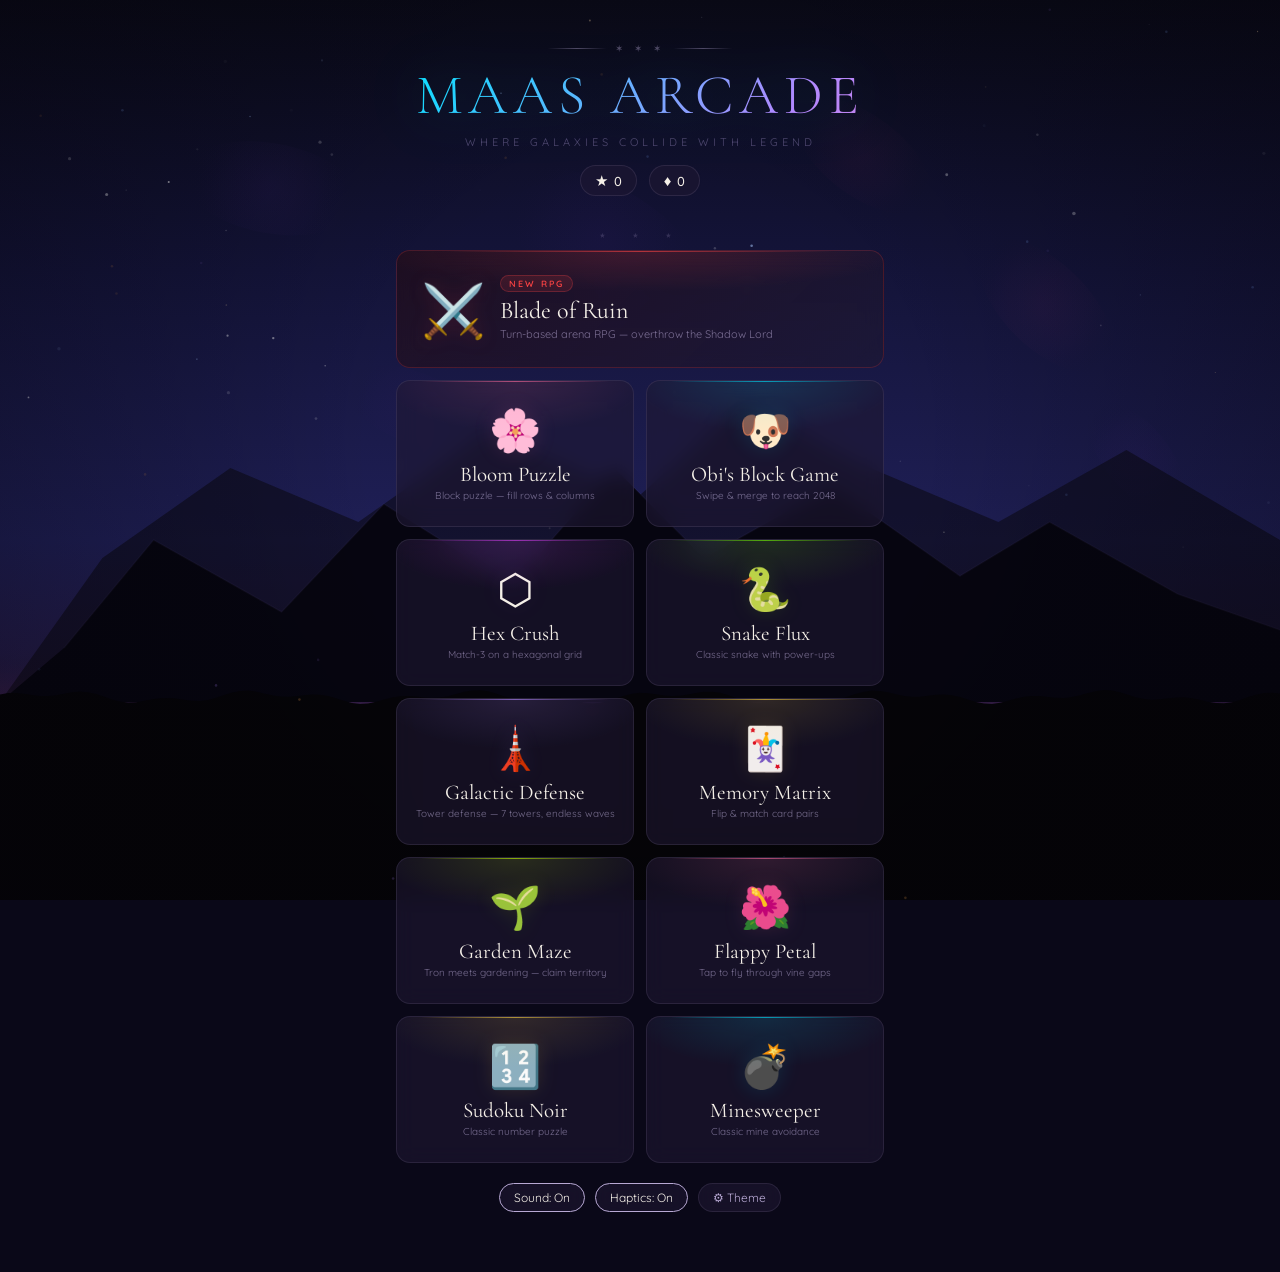
<file: index.html>
<!DOCTYPE html>
<html lang="en">
<head>
<meta charset="UTF-8">
<meta name="viewport" content="width=device-width, initial-scale=1.0, maximum-scale=1.0, user-scalable=no, viewport-fit=cover">
<title>Maas Arcade</title>
<link rel="manifest" href="manifest.json">
<meta name="theme-color" content="#0a0818">
<meta name="apple-mobile-web-app-capable" content="yes">
<meta name="apple-mobile-web-app-status-bar-style" content="black-translucent">
<meta name="apple-mobile-web-app-title" content="Maas Arcade">
<link rel="apple-touch-icon" href="icon-192.png">
<link rel="icon" type="image/svg+xml" href="icon.svg">
<meta name="format-detection" content="telephone=no">
<link rel="stylesheet" href="shared.css">
<style>
  /* Hub page overrides — this page scrolls */
  html { position: static; overflow-y: auto; overflow-x: hidden; height: auto; }
  body { position: static; overflow-y: auto; overflow-x: hidden; height: auto; min-height: 100dvh; touch-action: pan-y; }

  /* ── Epic Animated Background ── */
  .hub-bg-canvas {
    position: fixed; inset: 0; z-index: 0; pointer-events: none;
  }

  .hub-container {
    position: relative; z-index: 1;
    max-width: 520px; margin: 0 auto;
    padding: env(safe-area-inset-top) 16px calc(24px + env(safe-area-inset-bottom));
    min-height: 100dvh;
  }

  /* ── Header — THE SICKEST TITLE ── */
  .hub-header {
    text-align: center;
    padding: clamp(18px, 4vw, 36px) 0 clamp(10px, 2vw, 18px);
    position: relative;
  }

  .hub-brand {
    font-family: var(--font-ui); font-size: clamp(9px, 2.5vw, 12px);
    font-weight: 500; letter-spacing: 6px; text-transform: uppercase;
    color: var(--iris-light); opacity: 0.5;
  }

  /* Glowing runic separator above title */
  .hub-rune-line {
    display: flex; align-items: center; justify-content: center;
    gap: 8px; padding: 6px 0 2px; opacity: 0.4;
  }
  .hub-rune-line .rune-dash {
    width: clamp(30px, 10vw, 60px); height: 1px;
    background: linear-gradient(90deg, transparent, var(--iris-light), transparent);
  }
  .hub-rune-line .rune-icon {
    font-size: 10px; color: var(--iris-light); letter-spacing: 4px;
  }

  /* THE MAIN TITLE */
  .hub-title {
    font-family: var(--font-display); font-size: clamp(36px, 9vw, 56px);
    font-weight: 300; letter-spacing: 6px; margin: 4px 0 6px;
    text-transform: uppercase;
    background: linear-gradient(
      135deg,
      #00e5ff 0%, #b388ff 20%, #ff6b9d 40%,
      #ffd740 60%, #76ff03 80%, #00e5ff 100%
    );
    background-size: 400% 400%;
    animation: titleShift 6s ease infinite;
    -webkit-background-clip: text; -webkit-text-fill-color: transparent; background-clip: text;
    filter: drop-shadow(0 0 30px rgba(0,229,255,0.3));
    position: relative;
  }

  @keyframes titleShift {
    0%, 100% { background-position: 0% 50%; }
    25% { background-position: 50% 0%; }
    50% { background-position: 100% 50%; }
    75% { background-position: 50% 100%; }
  }

  /* Subtitle — tagline */
  .hub-tagline {
    font-family: var(--font-ui); font-size: clamp(8px, 2.2vw, 11px);
    letter-spacing: 4px; text-transform: uppercase;
    color: var(--iris-mid); opacity: 0.6;
    margin-bottom: 10px;
  }

  .hub-currency {
    display: flex; gap: 12px; justify-content: center; align-items: center;
    padding: 6px 0;
  }

  .currency-chip {
    display: flex; align-items: center; gap: 6px;
    background: var(--glass-bg); border: 1px solid var(--glass-border);
    border-radius: 20px; padding: 5px 14px;
    font-family: var(--font-ui); font-size: 13px; font-weight: 500;
    color: var(--moon-glow);
    backdrop-filter: blur(10px); -webkit-backdrop-filter: blur(10px);
  }

  .currency-chip .icon { font-size: 15px; }

  /* ── Ornament ── */
  .ornament {
    text-align: center; padding: 6px 0; opacity: 0.2;
    font-size: 14px; letter-spacing: 10px; color: var(--iris-light);
  }

  /* ── Game Grid — Holographic cards ── */
  .game-grid {
    display: grid;
    grid-template-columns: repeat(2, 1fr);
    gap: 12px;
    padding-bottom: 12px;
  }

  .game-card {
    position: relative;
    background: var(--glass-bg);
    border: 1px solid var(--glass-border);
    border-radius: 14px;
    padding: clamp(14px, 3.5vw, 22px) 12px clamp(12px, 3vw, 18px);
    cursor: pointer;
    transition: all 0.3s ease;
    text-decoration: none;
    color: inherit;
    display: flex; flex-direction: column; align-items: center;
    text-align: center;
    overflow: hidden;
    backdrop-filter: blur(10px); -webkit-backdrop-filter: blur(10px);
  }

  /* Holographic top-edge glow */
  .game-card::before {
    content: '';
    position: absolute; top: 0; left: 10%; right: 10%; height: 1px;
    background: linear-gradient(90deg, transparent, var(--card-accent, var(--iris-light)), transparent);
    opacity: 0.6;
    border-radius: 1px;
    pointer-events: none;
  }

  /* Inner radial glow */
  .game-card::after {
    content: '';
    position: absolute; inset: 0;
    border-radius: 14px;
    background: radial-gradient(ellipse 80% 50% at 50% 0%, var(--card-glow, rgba(184,169,212,0.08)) 0%, transparent 70%);
    pointer-events: none;
  }

  .game-card:active {
    transform: scale(0.96);
    border-color: var(--card-accent, var(--iris-light));
    box-shadow: 0 0 24px var(--card-glow, rgba(184,169,212,0.2)), inset 0 0 16px var(--card-glow, rgba(184,169,212,0.05));
  }

  .card-icon {
    font-size: clamp(30px, 8vw, 42px);
    margin-bottom: 6px;
    filter: drop-shadow(0 0 10px var(--card-glow, rgba(184,169,212,0.4)));
  }

  .card-title {
    font-family: var(--font-display);
    font-size: clamp(15px, 3.8vw, 21px);
    font-weight: 400;
    margin-bottom: 2px;
    color: var(--moon-glow);
  }

  .card-desc {
    font-size: clamp(8px, 2vw, 10px);
    color: var(--iris-light); opacity: 0.6;
    margin-bottom: 6px;
    line-height: 1.3;
  }

  .card-score {
    font-family: var(--font-display);
    font-size: clamp(11px, 2.8vw, 15px);
    color: var(--card-accent, var(--iris-light));
    font-weight: 600;
  }

  /* Card accent colors */
  .game-card[data-game="bloom-puzzle"] { --card-accent: var(--neon-rose); --card-glow: rgba(255,107,157,0.12); }
  .game-card[data-game="neon-2048"] { --card-accent: var(--neon-cyan); --card-glow: rgba(0,229,255,0.12); }
  .game-card[data-game="hex-crush"] { --card-accent: var(--neon-magenta); --card-glow: rgba(224,64,251,0.12); }
  .game-card[data-game="snake-flux"] { --card-accent: var(--neon-green); --card-glow: rgba(118,255,3,0.12); }
  .game-card[data-game="void-defense"] { --card-accent: var(--neon-purple); --card-glow: rgba(179,136,255,0.12); }
  .game-card[data-game="memory-matrix"] { --card-accent: var(--neon-gold); --card-glow: rgba(255,215,64,0.12); }
  .game-card[data-game="garden-maze"] { --card-accent: var(--neon-lime); --card-glow: rgba(198,255,0,0.12); }
  .game-card[data-game="flappy-petal"] { --card-accent: var(--neon-rose); --card-glow: rgba(255,107,157,0.12); }
  .game-card[data-game="sudoku-noir"] { --card-accent: var(--neon-gold); --card-glow: rgba(255,215,64,0.12); }
  .game-card[data-game="minesweeper"] { --card-accent: var(--neon-cyan); --card-glow: rgba(0,229,255,0.12); }
  .game-card[data-game="blade-of-ruin"] { --card-accent: #ff4444; --card-glow: rgba(255,68,68,0.15); }

  /* Blade of Ruin card — special full-width featured card */
  .game-card.featured {
    grid-column: 1 / -1;
    flex-direction: row;
    gap: 14px;
    padding: clamp(14px, 3vw, 20px) clamp(16px, 4vw, 24px);
    border: 1px solid rgba(255,68,68,0.2);
    background: linear-gradient(135deg, rgba(40,10,10,0.5), var(--glass-bg));
  }

  .game-card.featured .card-icon {
    font-size: clamp(38px, 10vw, 52px);
    margin-bottom: 0;
  }

  .game-card.featured .featured-info {
    text-align: left; flex: 1;
  }

  .game-card.featured .card-title {
    font-size: clamp(18px, 4.5vw, 24px);
  }

  .game-card.featured .card-desc {
    font-size: clamp(9px, 2.2vw, 11px);
  }

  .featured-badge {
    font-family: var(--font-ui);
    font-size: clamp(7px, 1.8vw, 9px);
    font-weight: 600;
    letter-spacing: 2px;
    text-transform: uppercase;
    color: #ff4444;
    background: rgba(255,68,68,0.12);
    border: 1px solid rgba(255,68,68,0.25);
    border-radius: 10px;
    padding: 2px 8px;
    display: inline-block;
    margin-bottom: 4px;
  }

  /* ── Settings Row ── */
  .settings-row {
    display: flex; justify-content: center; gap: 10px; padding: 8px 0 14px;
    flex-wrap: wrap;
  }
  .setting-btn {
    background: var(--glass-bg); border: 1px solid var(--glass-border);
    border-radius: 20px; padding: 6px 14px; cursor: pointer;
    font-family: var(--font-ui); font-size: 12px; color: var(--iris-light);
    transition: all 0.3s ease;
    backdrop-filter: blur(10px); -webkit-backdrop-filter: blur(10px);
  }
  .setting-btn.active { border-color: var(--iris-light); color: var(--moon-glow); }
  .setting-btn:active { transform: scale(0.95); }

  /* ── Theme Picker Modal ── */
  .theme-modal-backdrop {
    position: fixed; inset: 0; z-index: 200;
    background: rgba(0,0,0,0.7);
    backdrop-filter: blur(12px); -webkit-backdrop-filter: blur(12px);
    display: flex; align-items: center; justify-content: center;
    opacity: 0; pointer-events: none;
    transition: opacity 0.3s ease;
  }
  .theme-modal-backdrop.visible { opacity: 1; pointer-events: all; }

  .theme-modal {
    background: var(--glass-bg);
    border: 1px solid var(--glass-border);
    border-radius: 20px;
    padding: clamp(20px, 5vw, 32px);
    width: min(90vw, 380px);
    backdrop-filter: blur(20px); -webkit-backdrop-filter: blur(20px);
    animation: fadeInUp 0.3s ease;
  }

  .theme-modal-title {
    font-family: var(--font-display);
    font-size: clamp(20px, 5vw, 28px);
    font-weight: 300; letter-spacing: 2px;
    text-align: center; margin-bottom: 16px;
    color: var(--moon-glow);
  }

  .theme-grid {
    display: grid; grid-template-columns: 1fr 1fr; gap: 10px;
    margin-bottom: 16px;
  }

  .theme-card {
    background: rgba(20,16,36,0.6);
    border: 2px solid var(--glass-border);
    border-radius: 12px;
    padding: 12px 10px;
    cursor: pointer;
    transition: all 0.3s ease;
    text-align: center;
  }
  .theme-card.active {
    border-color: var(--moon-gold);
    box-shadow: 0 0 16px rgba(212,168,106,0.3);
  }
  .theme-card:active { transform: scale(0.96); }

  .theme-swatches {
    display: flex; gap: 4px; justify-content: center; margin-bottom: 6px;
  }
  .theme-swatch {
    width: 20px; height: 20px; border-radius: 50%;
    border: 1px solid rgba(255,255,255,0.1);
  }

  .theme-card-name {
    font-family: var(--font-ui);
    font-size: clamp(10px, 2.5vw, 12px);
    font-weight: 500; color: var(--moon-glow);
    letter-spacing: 1px;
  }

  .theme-close-btn {
    display: block; margin: 0 auto;
    font-family: var(--font-ui); font-size: 13px; font-weight: 500;
    color: var(--iris-light); background: transparent;
    border: 1px solid var(--glass-border); border-radius: 20px;
    padding: 8px 24px; cursor: pointer;
    transition: all 0.3s ease;
  }
  .theme-close-btn:active { background: var(--glass-bg); }

  /* ── Footer ── */
  .hub-footer {
    text-align: center; padding: 14px 0 8px;
    font-family: var(--font-ui);
    font-size: 9px; letter-spacing: 4px; text-transform: uppercase;
    color: var(--iris-light); opacity: 0.2;
  }

  @media (max-width: 360px) {
    .hub-container { padding-left: 10px; padding-right: 10px; }
    .game-grid { gap: 8px; }
  }
</style>
</head>
<body class="hub-page">

<canvas class="hub-bg-canvas" id="hub-bg"></canvas>

<div class="hub-container">
  <div class="hub-header">
    <div class="hub-brand"></div>
    <div class="hub-rune-line">
      <span class="rune-dash"></span>
      <span class="rune-icon">&#10038; &#10038; &#10038;</span>
      <span class="rune-dash"></span>
    </div>
    <div class="hub-title">MAAS ARCADE</div>
    <div class="hub-tagline">Where Galaxies Collide With Legend</div>
    <div class="hub-currency">
      <div class="currency-chip"><span class="icon">&#9733;</span> <span id="petals">0</span></div>
      <div class="currency-chip"><span class="icon">&#9830;</span> <span id="blooms">0</span></div>
    </div>
  </div>

  <div class="ornament">&#8902; &#8902; &#8902;</div>

  <div class="game-grid" id="game-grid"></div>

  <div class="settings-row">
    <button class="setting-btn active" id="btn-sound">Sound: On</button>
    <button class="setting-btn active" id="btn-haptics">Haptics: On</button>
    <button class="setting-btn" id="btn-theme">&#9881; Theme</button>
  </div>

  <div class="hub-footer"></div>
</div>

<!-- Theme Picker Modal -->
<div class="theme-modal-backdrop" id="theme-modal">
  <div class="theme-modal">
    <div class="theme-modal-title">Choose Theme</div>
    <div class="theme-grid" id="theme-grid"></div>
    <button class="theme-close-btn" id="theme-close">Close</button>
  </div>
</div>

<script src="shared.js"></script>
<script>
const GAMES = [
  { id: 'blade-of-ruin', icon: '\u2694\uFE0F', name: 'Blade of Ruin', desc: 'Turn-based arena RPG — overthrow the Shadow Lord', featured: true },
  { id: 'bloom-puzzle', icon: '\u{1F338}', name: 'Bloom Puzzle', desc: 'Block puzzle — fill rows & columns' },
  { id: 'neon-2048', icon: '\u{1F436}', name: "Obi's Block Game", desc: 'Swipe & merge to reach 2048' },
  { id: 'hex-crush', icon: '\u{2B21}', name: 'Hex Crush', desc: 'Match-3 on a hexagonal grid' },
  { id: 'snake-flux', icon: '\u{1F40D}', name: 'Snake Flux', desc: 'Classic snake with power-ups' },
  { id: 'void-defense', icon: '\u{1F5FC}', name: 'Galactic Defense', desc: 'Tower defense — 7 towers, endless waves' },
  { id: 'memory-matrix', icon: '\u{1F0CF}', name: 'Memory Matrix', desc: 'Flip & match card pairs' },
  { id: 'garden-maze', icon: '\u{1F331}', name: 'Garden Maze', desc: 'Tron meets gardening — claim territory' },
  { id: 'flappy-petal', icon: '\u{1F33A}', name: 'Flappy Petal', desc: 'Tap to fly through vine gaps' },
  { id: 'sudoku-noir', icon: '\u{1F522}', name: 'Sudoku Noir', desc: 'Classic number puzzle' },
  { id: 'minesweeper', icon: '\u{1F4A3}', name: 'Minesweeper', desc: 'Classic mine avoidance' },
];

function renderHub() {
  const data = ArcadeData.get();
  document.getElementById('petals').textContent = data.currency.petals;
  document.getElementById('blooms').textContent = data.currency.blooms;

  const grid = document.getElementById('game-grid');
  grid.innerHTML = '';
  GAMES.forEach(g => {
    const best = data.scores[g.id]?.best || 0;
    const card = document.createElement('a');
    card.className = 'game-card' + (g.featured ? ' featured' : '');
    card.dataset.game = g.id;
    card.href = 'games/' + g.id + '.html';

    if (g.featured) {
      card.innerHTML = `
        <div class="card-icon">${g.icon}</div>
        <div class="featured-info">
          <div class="featured-badge">New RPG</div>
          <div class="card-title">${g.name}</div>
          <div class="card-desc">${g.desc}</div>
          ${best > 0 ? `<div class="card-score">Best: ${best}</div>` : ''}
        </div>
      `;
    } else {
      card.innerHTML = `
        <div class="card-icon">${g.icon}</div>
        <div class="card-title">${g.name}</div>
        <div class="card-desc">${g.desc}</div>
        ${best > 0 ? `<div class="card-score">Best: ${best}</div>` : ''}
      `;
    }
    grid.appendChild(card);
  });

  // Settings
  const soundBtn = document.getElementById('btn-sound');
  const hapBtn = document.getElementById('btn-haptics');
  const soundOn = data.settings.sound !== false;
  const hapOn = data.settings.haptics !== false;
  soundBtn.textContent = 'Sound: ' + (soundOn ? 'On' : 'Off');
  soundBtn.classList.toggle('active', soundOn);
  hapBtn.textContent = 'Haptics: ' + (hapOn ? 'On' : 'Off');
  hapBtn.classList.toggle('active', hapOn);

  soundBtn.onclick = () => {
    const cur = ArcadeData.getSetting('sound') !== false;
    ArcadeData.setSetting('sound', !cur);
    renderHub();
  };
  hapBtn.onclick = () => {
    const cur = ArcadeData.getSetting('haptics') !== false;
    ArcadeData.setSetting('haptics', !cur);
    renderHub();
  };
}

// ── Theme Picker ──
function renderThemePicker() {
  const grid = document.getElementById('theme-grid');
  grid.innerHTML = '';
  const current = ThemeManager.getTheme();

  const swatchColors = {
    'void-neon': ['#0a0818', '#4a3f6b', '#b8a9d4', '#d4a86a'],
    'hyperspace': ['#020a14', '#1a4a7a', '#7abcf0', '#6ac4ff'],
    'mirkwood': ['#060d08', '#2a5a38', '#7acc8e', '#c9a84c'],
    'mordor-forge': ['#140804', '#6a3a1a', '#e0a060', '#ff8c00'],
  };

  for (const [key, theme] of Object.entries(ThemeManager.HUB_THEMES)) {
    const card = document.createElement('div');
    card.className = 'theme-card' + (key === current ? ' active' : '');

    const colors = swatchColors[key] || ['#333','#666','#999','#ccc'];
    card.innerHTML = `
      <div class="theme-swatches">
        ${colors.map(c => `<div class="theme-swatch" style="background:${c}"></div>`).join('')}
      </div>
      <div class="theme-card-name">${theme.label}</div>
    `;

    card.onclick = () => {
      ThemeManager.setTheme(key);
      renderThemePicker();
      renderHub();
    };

    grid.appendChild(card);
  }
}

document.getElementById('btn-theme').onclick = () => {
  renderThemePicker();
  document.getElementById('theme-modal').classList.add('visible');
};

document.getElementById('theme-close').onclick = () => {
  document.getElementById('theme-modal').classList.remove('visible');
};

document.getElementById('theme-modal').onclick = (e) => {
  if (e.target === document.getElementById('theme-modal')) {
    document.getElementById('theme-modal').classList.remove('visible');
  }
};

// ── Cinematic Background — Mountains + Nebula + Starfield ──
(() => {
  const canvas = document.getElementById('hub-bg');
  const ctx = canvas.getContext('2d');
  const DPR = Math.min(window.devicePixelRatio || 1, 2);
  let W, H;
  const stars = [];
  const particles = [];

  function resize() {
    W = window.innerWidth;
    H = window.innerHeight;
    canvas.width = W * DPR;
    canvas.height = H * DPR;
    canvas.style.width = W + 'px';
    canvas.style.height = H + 'px';
    ctx.setTransform(DPR, 0, 0, DPR, 0, 0);
  }

  function init() {
    resize();
    for (let i = 0; i < 80; i++) {
      stars.push({
        x: Math.random(), y: Math.random() * 0.72,
        size: 0.4 + Math.random() * 1.4,
        phase: Math.random() * Math.PI * 2,
        twinkle: 0.15 + Math.random() * 0.6,
        color: i % 5 === 0 ? '#aaccff' : i % 7 === 0 ? '#ffddaa' : '#ffffff',
      });
    }
    for (let i = 0; i < 25; i++) {
      particles.push({
        x: Math.random(), y: Math.random(),
        speed: 0.006 + Math.random() * 0.012,
        phase: Math.random() * Math.PI * 2,
        color: i % 3 === 0 ? '#cc8844' : i % 3 === 1 ? '#8866cc' : '#6688cc',
      });
    }
  }

  function animate() {
    const now = Date.now() * 0.001;
    ctx.clearRect(0, 0, W, H);

    // Sky gradient
    const sky = ctx.createLinearGradient(0, 0, 0, H);
    sky.addColorStop(0, '#0a0a18');
    sky.addColorStop(0.3, '#14143a');
    sky.addColorStop(0.6, '#1f1f56');
    sky.addColorStop(0.85, '#2a1a40');
    sky.addColorStop(1, '#1a0c20');
    ctx.fillStyle = sky;
    ctx.fillRect(0, 0, W, H);

    // Stars
    for (const s of stars) {
      const alpha = s.twinkle * (0.5 + 0.5 * Math.sin(now * 1.5 + s.phase));
      ctx.globalAlpha = alpha;
      ctx.fillStyle = s.color;
      ctx.beginPath(); ctx.arc(s.x * W, s.y * H, s.size, 0, Math.PI * 2); ctx.fill();
    }
    ctx.globalAlpha = 1;

    // Shooting star
    const shootCycle = (now * 0.15) % 12;
    if (shootCycle < 0.6) {
      ctx.save();
      const sp = shootCycle / 0.6;
      ctx.globalAlpha = (1 - sp) * 0.5;
      ctx.strokeStyle = '#fff'; ctx.lineWidth = 1.5;
      const sx = W * 0.2 + sp * W * 0.5, sy = H * 0.04 + sp * H * 0.18;
      ctx.beginPath(); ctx.moveTo(sx, sy); ctx.lineTo(sx - 35, sy - 10); ctx.stroke();
      ctx.restore();
    }

    // Nebula clouds
    const neb = [
      [0.18,0.22,90,'80,40,140'], [0.50,0.28,110,'60,30,120'],
      [0.78,0.35,85,'120,40,100'], [0.35,0.45,70,'50,25,100'],
      [0.65,0.18,80,'100,30,80'], [0.88,0.50,65,'70,35,130'],
    ];
    for (const [rx,ry,r,c] of neb) {
      const nx = W * rx + Math.sin(now * 0.08 + rx * 10) * W * 0.04;
      const ny = H * ry + Math.cos(now * 0.06 + ry * 10) * 12;
      const ng = ctx.createRadialGradient(nx, ny, 5, nx, ny, r);
      ng.addColorStop(0, `rgba(${c},0.1)`);
      ng.addColorStop(0.5, `rgba(${c},0.04)`);
      ng.addColorStop(1, 'transparent');
      ctx.fillStyle = ng;
      ctx.beginPath(); ctx.ellipse(nx, ny, r, r * 0.5, rx, 0, Math.PI * 2); ctx.fill();
    }

    // Horizon glow
    const horizY = H * 0.78;
    const hg = ctx.createLinearGradient(0, horizY - 50, 0, horizY + 15);
    hg.addColorStop(0, 'transparent');
    hg.addColorStop(0.5, 'rgba(140,40,80,0.08)');
    hg.addColorStop(0.8, 'rgba(180,50,90,0.1)');
    hg.addColorStop(1, 'rgba(100,30,60,0.05)');
    ctx.fillStyle = hg;
    ctx.fillRect(0, horizY - 50, W, 65);

    // Far mountains
    ctx.save();
    ctx.globalAlpha = 0.55; ctx.fillStyle = '#0a0810';
    ctx.beginPath(); ctx.moveTo(0, horizY);
    const fp = [0.08,0.62, 0.18,0.52, 0.28,0.58, 0.38,0.48, 0.50,0.55, 0.58,0.45, 0.68,0.52, 0.78,0.58, 0.88,0.50, 1.0,0.60];
    for (let i = 0; i < fp.length; i += 2) ctx.lineTo(W * fp[i], H * fp[i+1]);
    ctx.lineTo(W, horizY); ctx.closePath(); ctx.fill();
    // Near mountains
    ctx.globalAlpha = 1; ctx.fillStyle = '#060510';
    ctx.beginPath(); ctx.moveTo(0, horizY);
    const np = [0.05,0.72, 0.12,0.60, 0.22,0.68, 0.30,0.56, 0.40,0.65, 0.48,0.52, 0.55,0.62, 0.65,0.54, 0.75,0.64, 0.82,0.58, 0.92,0.66, 1.0,0.70];
    for (let i = 0; i < np.length; i += 2) ctx.lineTo(W * np[i], H * np[i+1]);
    ctx.lineTo(W, horizY); ctx.closePath(); ctx.fill();
    // Ridgeline highlight
    ctx.strokeStyle = 'rgba(140,120,180,0.06)'; ctx.lineWidth = 1.5;
    ctx.beginPath();
    for (let i = 0; i < np.length; i += 2) {
      if (i === 0) ctx.moveTo(W * np[i], H * np[i+1]);
      else ctx.lineTo(W * np[i], H * np[i+1]);
    }
    ctx.stroke();
    ctx.restore();

    // Treeline
    ctx.save(); ctx.fillStyle = '#050408';
    ctx.beginPath(); ctx.moveTo(0, horizY);
    for (let x = 0; x <= W; x += 8) {
      const th = 5 + Math.sin(x * 0.03) * 4 + Math.sin(x * 0.08 + 1) * 3;
      ctx.lineTo(x, horizY - th);
    }
    ctx.lineTo(W, horizY); ctx.lineTo(W, H); ctx.lineTo(0, H); ctx.closePath(); ctx.fill();
    ctx.restore();

    // Magic particles
    for (const p of particles) {
      p.y -= p.speed;
      if (p.y < -0.05) { p.y = 1.05; p.x = Math.random(); }
      ctx.globalAlpha = 0.2 + Math.sin(now * 2 + p.phase) * 0.1;
      ctx.fillStyle = p.color;
      ctx.beginPath(); ctx.arc(p.x * W, p.y * H, 1.3, 0, Math.PI * 2); ctx.fill();
    }
    ctx.globalAlpha = 1;

    // Vignette
    const vig = ctx.createRadialGradient(W * 0.5, H * 0.5, Math.min(W, H) * 0.3, W * 0.5, H * 0.5, Math.max(W, H) * 0.75);
    vig.addColorStop(0, 'transparent');
    vig.addColorStop(1, 'rgba(5,3,10,0.5)');
    ctx.fillStyle = vig;
    ctx.fillRect(0, 0, W, H);

    requestAnimationFrame(animate);
  }

  window.addEventListener('resize', resize);
  init();
  animate();
})();

renderHub();

// Service Worker
if ('serviceWorker' in navigator) {
  window.addEventListener('load', () => {
    navigator.serviceWorker.register('./sw.js').catch(() => {});
  });
}
</script>
</body>
</html>
</file>
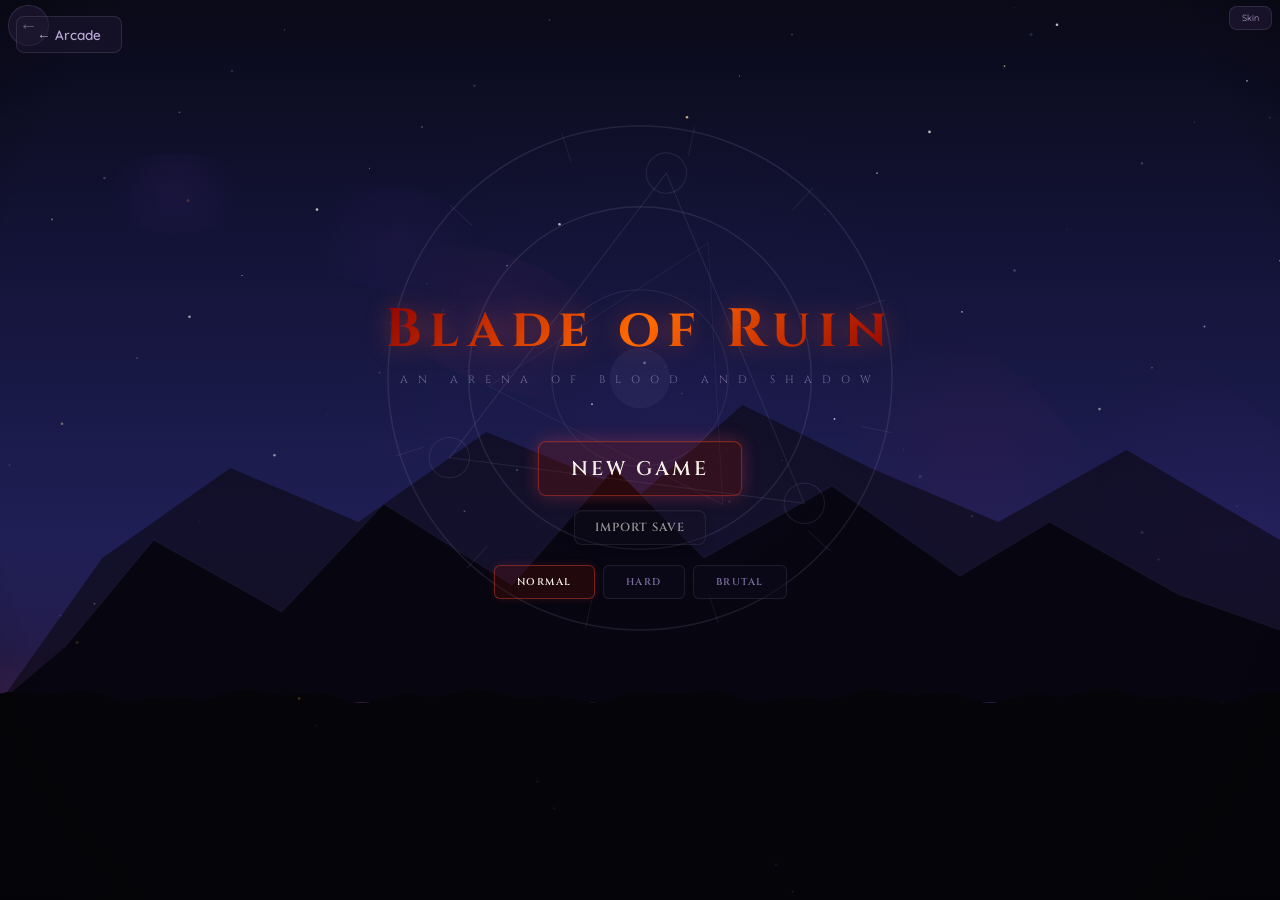
<file: games/blade-of-ruin.html>
<!DOCTYPE html>
<html lang="en">
<head>
<meta charset="UTF-8">
<meta name="viewport" content="width=device-width, initial-scale=1.0, maximum-scale=1.0, user-scalable=no, viewport-fit=cover">
<title>Blade of Ruin — Maas Arcade</title>
<meta name="theme-color" content="#0d0a1a">
<meta name="apple-mobile-web-app-capable" content="yes">
<meta name="apple-mobile-web-app-status-bar-style" content="black-translucent">
<link rel="stylesheet" href="../shared.css">
<link href="https://fonts.googleapis.com/css2?family=Cinzel:wght@400;600;700&display=swap" rel="stylesheet">
<style>
:root{--game-accent:#ff4444;--game-glow:rgba(255,68,68,0.3)}
*{box-sizing:border-box;-webkit-tap-highlight-color:transparent}
html,body{overflow:hidden;position:fixed;inset:0;width:100%;height:100dvh;touch-action:none;overscroll-behavior:none;margin:0;padding:0}

#game-canvas{display:block;position:absolute;top:0;left:0;width:100%;height:100%;touch-action:none;z-index:1}
#particle-canvas{display:block;position:absolute;top:0;left:0;width:100%;height:100%;touch-action:none;z-index:2;pointer-events:none}
#bg-canvas{display:block;position:absolute;top:0;left:0;width:100%;height:100%;z-index:0}

/* ── Overlay Base ── */
.overlay{position:fixed;inset:0;z-index:100;display:flex;flex-direction:column;align-items:center;justify-content:center;background:rgba(13,10,26,0.96);backdrop-filter:blur(20px);-webkit-backdrop-filter:blur(20px);overflow-y:auto;padding:env(safe-area-inset-top,0) 0 env(safe-area-inset-bottom,0);opacity:1;pointer-events:all;transition:none}
.overlay.hidden{display:none!important}
.overlay-scroll{max-height:100dvh;overflow-y:auto;width:100%;display:flex;flex-direction:column;align-items:center;padding:clamp(8px,2dvh,20px) clamp(8px,3vw,20px)}
.overlay-scroll:has(.shop-interior){overflow-y:hidden}

/* ── Glass Panels ── */
.gp{background:rgba(30,24,50,0.7);border:1px solid rgba(184,169,212,0.12);border-radius:14px;backdrop-filter:blur(16px);-webkit-backdrop-filter:blur(16px);padding:clamp(10px,2dvh,20px);width:min(420px,92vw)}
.gp-glow{box-shadow:0 0 30px var(--game-glow),inset 0 0 20px rgba(74,63,107,0.1)}

/* ── Menu Overlay — transparent for canvas background ── */
#ov-menu{background:transparent;backdrop-filter:none;-webkit-backdrop-filter:none}
#ov-menu .overlay-scroll{background:transparent}

/* ── Title Styling ── */
.title-main{font-family:'Cinzel','Cormorant Garamond',serif;font-size:clamp(30px,6dvh,54px);font-weight:700;letter-spacing:clamp(3px,0.8vw,8px);text-align:center;background:linear-gradient(135deg,#8b0000,#cc3300,#ff6a00,#cc3300,#8b0000);-webkit-background-clip:text;-webkit-text-fill-color:transparent;background-clip:text;text-shadow:none;margin-bottom:6px;filter:drop-shadow(0 0 12px rgba(255,80,30,0.4))}
.title-sub{font-family:'Cinzel','Cormorant Garamond',serif;font-size:clamp(9px,1.2dvh,12px);letter-spacing:clamp(4px,1vw,10px);text-transform:uppercase;color:#b8a9d4;opacity:.55;margin-bottom:clamp(12px,2.5dvh,24px);text-align:center}

/* ── Buttons ── */
.btn{font-family:'Cinzel','Quicksand',sans-serif;font-size:clamp(13px,1.8dvh,16px);font-weight:600;color:var(--moon-glow);background:rgba(20,16,36,0.55);border:1px solid rgba(184,169,212,0.18);border-radius:8px;padding:clamp(10px,1.5dvh,14px) clamp(20px,4vw,32px);cursor:pointer;transition:all .25s;text-transform:uppercase;letter-spacing:2px;min-width:clamp(140px,40vw,200px);text-align:center;display:inline-block;box-shadow:inset 0 1px 0 rgba(255,255,255,0.04),0 2px 8px rgba(0,0,0,0.3)}
.btn:active{transform:scale(0.96);background:rgba(74,63,107,0.5)}
.btn:hover{border-color:rgba(184,169,212,0.35);box-shadow:0 0 14px rgba(184,169,212,0.1),inset 0 1px 0 rgba(255,255,255,0.06)}
.btn-accent{border-color:rgba(200,60,40,0.5);background:rgba(140,20,0,0.25);box-shadow:0 0 18px var(--game-glow),inset 0 1px 0 rgba(255,100,60,0.08)}
.btn-accent:active{background:rgba(200,40,20,0.35)}
.btn-sm{font-size:clamp(10px,1.3dvh,13px);padding:clamp(6px,1dvh,10px) clamp(12px,2vw,20px);min-width:auto;letter-spacing:1px}
.btn-danger{border-color:#ff4444;color:#ff6666}
.btn-gold{border-color:#ffd740;color:#ffd740;background:rgba(255,215,64,0.1)}
.btn-green{border-color:#76ff03;color:#76ff03;background:rgba(118,255,3,0.1)}
.btn-disabled{opacity:0.35;pointer-events:none}

/* ── Stat bars ── */
.bar-wrap{width:100%;height:clamp(14px,2dvh,20px);background:rgba(13,10,26,0.6);border-radius:10px;border:1px solid rgba(184,169,212,0.08);overflow:hidden;position:relative}
.bar-fill{height:100%;border-radius:10px;transition:width .4s ease}
.bar-text{position:absolute;inset:0;display:flex;align-items:center;justify-content:center;font-family:'Quicksand',sans-serif;font-size:clamp(9px,1.2dvh,12px);font-weight:600;color:#fff;text-shadow:0 1px 3px rgba(0,0,0,0.8)}
.bar-hp .bar-fill{background:linear-gradient(90deg,#cc2222,#ff4444)}
.bar-sta .bar-fill{background:linear-gradient(90deg,#cc8800,#ffaa00)}
.bar-mana .bar-fill{background:linear-gradient(90deg,#2244cc,#4488ff)}
.bar-xp .bar-fill{background:linear-gradient(90deg,#448844,#66cc66)}

/* ── Character Creation ── */
.race-grid{display:grid;grid-template-columns:repeat(4,1fr);gap:clamp(4px,1vw,8px);width:100%;margin:clamp(6px,1dvh,12px) 0}
.race-card{background:rgba(30,24,50,0.5);border:2px solid rgba(184,169,212,0.1);border-radius:10px;padding:clamp(6px,1dvh,10px) clamp(4px,0.5vw,8px);cursor:pointer;text-align:center;transition:all .2s}
.race-card.selected{border-color:var(--game-accent);background:rgba(255,68,68,0.12);box-shadow:0 0 12px var(--game-glow)}
.race-card .rc-icon{font-size:clamp(20px,3.5dvh,32px);line-height:1.2}
.race-card .rc-name{font-family:'Quicksand',sans-serif;font-size:clamp(9px,1.1dvh,11px);font-weight:600;color:var(--moon-glow);margin-top:2px}
.race-card .rc-bonus{font-size:clamp(7px,0.9dvh,9px);color:var(--iris-light);opacity:.7;margin-top:1px}

.stat-row{display:flex;align-items:center;gap:clamp(4px,1vw,8px);margin:clamp(2px,0.4dvh,4px) 0;width:100%}
.stat-label{font-family:'Quicksand',sans-serif;font-size:clamp(10px,1.3dvh,13px);font-weight:600;color:var(--iris-light);min-width:clamp(32px,8vw,44px);text-transform:uppercase}
.stat-val{font-family:'Quicksand',sans-serif;font-size:clamp(12px,1.5dvh,15px);font-weight:700;color:var(--moon-glow);min-width:24px;text-align:center}
.stat-btn{width:clamp(28px,4dvh,36px);height:clamp(28px,4dvh,36px);border-radius:50%;border:1px solid rgba(184,169,212,0.2);background:rgba(74,63,107,0.3);color:var(--moon-glow);font-size:clamp(14px,2dvh,18px);font-weight:700;cursor:pointer;display:flex;align-items:center;justify-content:center;transition:all .15s}
.stat-btn:active{background:rgba(74,63,107,0.6)}
.stat-btn.disabled{opacity:.25;pointer-events:none}
.stat-bar-mini{flex:1;height:6px;background:rgba(13,10,26,0.5);border-radius:3px;overflow:hidden}
.stat-bar-mini div{height:100%;background:var(--game-accent);border-radius:3px;transition:width .2s}

/* ── Weapon Choice ── */
.weapon-grid{display:grid;grid-template-columns:repeat(3,1fr);gap:clamp(4px,1vw,8px);width:100%;margin:clamp(6px,1dvh,12px) 0}
.weapon-card{background:rgba(30,24,50,0.5);border:2px solid rgba(184,169,212,0.1);border-radius:10px;padding:clamp(8px,1.2dvh,12px);cursor:pointer;text-align:center;transition:all .2s}
.weapon-card.selected{border-color:var(--game-accent);background:rgba(255,68,68,0.12);box-shadow:0 0 12px var(--game-glow)}
.weapon-card .wc-icon{font-size:clamp(22px,3.5dvh,32px)}
.weapon-card .wc-name{font-size:clamp(8px,1dvh,10px);color:var(--moon-glow);margin-top:2px;font-weight:600}

/* ── Combat HUD — Bottom Actions ── */
.combat-hud{position:fixed;bottom:0;left:0;right:0;z-index:20;background:linear-gradient(0deg,rgba(8,6,16,0.97) 0%,rgba(10,8,20,0.92) 85%,transparent 100%);border-top:1px solid rgba(255,68,68,0.12);padding:clamp(6px,1dvh,12px) clamp(4px,1vw,10px) calc(env(safe-area-inset-bottom,0px) + clamp(4px,0.8dvh,8px));display:none;flex-direction:column;gap:clamp(4px,0.7dvh,8px)}
.combat-hud.visible{display:flex}
/* Action grid — larger circular buttons */
.combat-actions{display:flex;flex-wrap:wrap;justify-content:center;gap:clamp(4px,0.8vw,8px);padding:0 clamp(2px,0.5vw,4px)}
.action-btn{font-family:'Quicksand',sans-serif;position:relative;color:var(--moon-glow);background:rgba(20,16,36,0.85);border:2px solid rgba(184,169,212,0.2);border-radius:14px;padding:clamp(5px,0.8dvh,8px) clamp(6px,1.2vw,10px);cursor:pointer;text-align:center;transition:all .15s;line-height:1.1;width:clamp(62px,15vw,82px);min-height:clamp(62px,10dvh,82px);display:flex;flex-direction:column;align-items:center;justify-content:center;gap:1px}
.action-btn:active{background:rgba(74,63,107,0.5);transform:scale(0.93)}
.action-btn .ab-icon{font-size:clamp(18px,2.8dvh,26px);display:block}
.action-btn .ab-name{font-size:clamp(8px,1dvh,10px);font-weight:700;display:block;letter-spacing:0.3px}
.action-btn .ab-cost{font-size:clamp(7px,0.85dvh,9px);display:block;color:var(--iris-mid);font-weight:600}
.action-btn .ab-dmg{font-size:clamp(9px,1.1dvh,11px);font-weight:800;display:block;margin-top:1px}
.action-btn .ab-tiers{font-size:clamp(6px,0.7dvh,8px);display:block;color:var(--iris-mid);margin-top:0px;white-space:nowrap;overflow:hidden}
.action-btn.disabled{opacity:.25;pointer-events:none}
.action-btn.highlight{border-color:var(--game-accent);box-shadow:0 0 10px var(--game-glow)}
/* Tier-colored borders for attack types */
.action-btn.ab-type-light{border-color:rgba(68,255,68,0.35)}
.action-btn.ab-type-heavy{border-color:rgba(255,68,68,0.4);box-shadow:0 0 6px rgba(255,68,68,0.15)}
.action-btn.ab-type-medium{border-color:rgba(255,255,68,0.35)}
.action-btn.ab-type-move{border-color:rgba(68,170,255,0.3)}
.action-btn.ab-type-defend{border-color:rgba(68,136,255,0.35)}
.action-btn.ab-type-spell{border-color:rgba(136,68,255,0.35)}
.action-btn.ab-type-util{border-color:rgba(184,169,212,0.2)}
.action-btn.ab-type-flee{border-color:rgba(255,68,68,0.3)}
/* Info Panel — shows details of hovered/selected action */
.action-info{width:100%;min-height:clamp(28px,4dvh,40px);background:rgba(15,12,28,0.9);border:1px solid rgba(184,169,212,0.1);border-radius:10px;padding:clamp(4px,0.6dvh,8px) clamp(8px,1.5vw,14px);display:flex;align-items:center;gap:clamp(6px,1vw,10px)}
.action-info .ai-icon{font-size:clamp(18px,2.5dvh,24px)}
.action-info .ai-body{flex:1;min-width:0}
.action-info .ai-name{font-family:'Quicksand',sans-serif;font-size:clamp(10px,1.2dvh,13px);font-weight:700;color:var(--moon-glow)}
.action-info .ai-desc{font-family:'Quicksand',sans-serif;font-size:clamp(8px,0.95dvh,10px);color:var(--iris-light);margin-top:1px}
.action-info .ai-tiers{display:flex;gap:clamp(4px,0.6vw,8px);margin-top:2px}
.action-info .ai-tier{font-size:clamp(7px,0.85dvh,9px);font-weight:700;padding:1px 4px;border-radius:4px;background:rgba(0,0,0,0.3)}
.action-info .ai-tier.t-miss{color:#666}
.action-info .ai-tier.t-graze{color:#ff8844}
.action-info .ai-tier.t-hit{color:#ffff44}
.action-info .ai-tier.t-strong{color:#44ff44}
.action-info .ai-tier.t-crit{color:#ff4444}

/* ── Spell Submenu ── */
.spell-menu{position:fixed;bottom:clamp(100px,20dvh,180px);left:50%;transform:translateX(-50%);z-index:25;background:rgba(12,10,25,0.96);border:1px solid rgba(68,68,255,0.2);border-radius:14px;padding:clamp(8px,1.2dvh,14px);backdrop-filter:blur(16px);-webkit-backdrop-filter:blur(16px);display:none;width:min(400px,92vw);max-height:38dvh;overflow-y:auto}
.spell-menu.visible{display:block}
.spell-row{display:flex;align-items:center;gap:clamp(6px,1vw,10px);padding:clamp(6px,0.8dvh,8px);border-radius:8px;cursor:pointer;transition:all .15s;border:1px solid transparent}
.spell-row:active{background:rgba(68,68,255,0.15)}
.spell-row.disabled{opacity:.3;pointer-events:none}
.spell-row .sr-icon{font-size:clamp(18px,2.5dvh,24px)}
.spell-row .sr-name{font-size:clamp(11px,1.3dvh,13px);font-weight:600;color:var(--moon-glow);flex:1}
.spell-row .sr-dmg{font-size:clamp(9px,1dvh,11px);font-weight:700;color:#ff8844}
.spell-row .sr-cost{font-size:clamp(9px,1.1dvh,11px);color:#4488ff}
.spell-row .sr-cd{font-size:clamp(8px,1dvh,10px);color:#ff8844}

/* ── Combat Top HUD ── */
.combat-top{position:fixed;top:0;left:0;right:0;z-index:20;padding:calc(env(safe-area-inset-top,0px) + clamp(4px,0.6dvh,8px)) clamp(6px,1.5vw,12px) clamp(4px,0.6dvh,8px);background:linear-gradient(180deg,rgba(10,8,18,0.96) 0%,rgba(10,8,18,0.8) 80%,transparent 100%);display:none;gap:clamp(3px,0.5dvh,6px)}
.combat-top.visible{display:flex;flex-direction:column}
.ct-row{display:flex;justify-content:space-between;align-items:flex-start;gap:clamp(6px,2vw,16px)}
.ct-fighter{flex:1;min-width:0}
.ct-portrait{display:flex;align-items:center;gap:clamp(4px,0.8vw,8px);margin-bottom:3px}
.ct-avatar{width:clamp(32px,5dvh,44px);height:clamp(32px,5dvh,44px);border-radius:8px;background:rgba(30,24,50,0.7);border:2px solid rgba(184,169,212,0.2);display:flex;align-items:center;justify-content:center;font-size:clamp(18px,3dvh,28px)}
.ct-avatar.player-av{border-color:rgba(68,170,255,0.4)}
.ct-avatar.enemy-av{border-color:rgba(255,68,68,0.4)}
.ct-info{flex:1;min-width:0}
.ct-name{font-family:'Cormorant Garamond',serif;font-size:clamp(12px,1.6dvh,16px);font-weight:600;margin-bottom:0;white-space:nowrap;overflow:hidden;text-overflow:ellipsis}
.ct-name.player-name{color:#66aaff}
.ct-name.enemy-name{color:#ff6666;text-align:right}
.ct-sub{font-family:'Quicksand',sans-serif;font-size:clamp(8px,0.9dvh,10px);color:var(--iris-mid);white-space:nowrap;overflow:hidden;text-overflow:ellipsis}
.ct-bars{display:flex;flex-direction:column;gap:2px}
.ct-bar{height:clamp(12px,1.6dvh,16px);position:relative}
.ct-bar .bar-text{font-size:clamp(8px,1dvh,11px);font-weight:700;letter-spacing:0.5px}
.ct-vs{font-family:'Cormorant Garamond',serif;font-size:clamp(12px,1.6dvh,18px);font-weight:600;color:var(--game-accent);text-shadow:0 0 10px var(--game-glow);min-width:24px;text-align:center;align-self:center}
.ct-status{display:flex;gap:3px;margin-top:2px;flex-wrap:wrap}
.ct-status-icon{font-size:clamp(10px,1.3dvh,14px);background:rgba(30,24,50,0.6);border-radius:4px;padding:1px 3px;border:1px solid rgba(184,169,212,0.08)}
.ct-turn{text-align:center;font-size:clamp(10px,1.2dvh,12px);color:var(--iris-light);font-weight:600;letter-spacing:1px}
.ct-distance{text-align:center;font-size:clamp(9px,1dvh,11px);color:var(--iris-mid)}

/* ── Town HUD (canvas-based town) ── */
.town-hud{position:fixed;top:env(safe-area-inset-top,0px);left:50%;transform:translateX(-50%);z-index:15;
  display:flex;align-items:center;gap:clamp(8px,2vw,14px);
  background:rgba(10,8,20,0.78);border:1px solid rgba(184,169,212,0.12);border-radius:0 0 12px 12px;
  padding:clamp(5px,0.8dvh,8px) clamp(10px,2.5vw,18px);backdrop-filter:blur(12px);-webkit-backdrop-filter:blur(12px);
  max-width:min(440px,96vw);font-family:'Quicksand',sans-serif}
.town-hud.hidden{display:none!important}
.th-name{color:var(--moon-glow);font-weight:700;font-size:clamp(11px,1.4dvh,14px)}
.th-level{color:var(--iris-light);font-size:clamp(10px,1.2dvh,12px)}
.th-gold{color:#ffd740;font-weight:700;font-size:clamp(10px,1.2dvh,12px)}
.th-hp-wrap{flex:0 0 clamp(50px,12vw,70px);height:8px;background:rgba(0,0,0,0.3);border-radius:4px;overflow:hidden}
.th-hp-fill{height:100%;background:linear-gradient(90deg,#e53935,#ff6e40);border-radius:4px;transition:width .3s}
.th-btn{background:rgba(74,63,107,0.45);border:1px solid rgba(184,169,212,0.18);border-radius:8px;
  padding:clamp(3px,0.5dvh,5px) clamp(6px,1vw,10px);cursor:pointer;font-size:clamp(14px,1.8dvh,18px);
  color:var(--moon-glow);transition:all .15s;line-height:1}
.th-btn:active{background:rgba(74,63,107,0.7);transform:scale(0.95)}

/* ── Shop / Inventory ── */
.item-grid{display:grid;grid-template-columns:repeat(auto-fill,minmax(clamp(120px,30vw,160px),1fr));gap:clamp(4px,0.8dvh,8px);width:100%;margin:clamp(4px,0.8dvh,8px) 0;max-height:40dvh;overflow-y:auto}
.item-card{background:rgba(20,16,36,0.7);border:2px solid rgba(184,169,212,0.1);border-radius:10px;padding:clamp(6px,1dvh,10px);cursor:pointer;transition:all .2s}
.item-card.selected{border-color:var(--game-accent);box-shadow:0 0 10px var(--game-glow)}
.item-card .ic-name{font-size:clamp(10px,1.2dvh,12px);font-weight:700;margin-bottom:2px;white-space:nowrap;overflow:hidden;text-overflow:ellipsis}
.item-card .ic-type{font-size:clamp(8px,0.9dvh,9px);color:var(--iris-mid);text-transform:uppercase;letter-spacing:0.5px}
.item-card .ic-stats{font-size:clamp(8px,1dvh,10px);color:var(--iris-light);margin-top:3px;line-height:1.4}
.item-card .ic-price{font-size:clamp(9px,1.1dvh,11px);color:#ffd740;font-weight:700;margin-top:3px}
.tier-common .ic-name{color:#a0a0a0}
.tier-uncommon .ic-name{color:#4fc3f7}
.tier-rare .ic-name{color:#c9a84c}
.tier-epic .ic-name{color:#ff6a00}
.tier-legendary .ic-name{color:#cc44ff}

/* ── Equipment Slots ── */
.equip-slots{display:grid;grid-template-columns:repeat(4,1fr);gap:clamp(4px,0.8vw,8px);width:100%;margin:clamp(4px,0.8dvh,8px) 0}
.equip-slot{background:rgba(20,16,36,0.5);border:2px solid rgba(184,169,212,0.08);border-radius:10px;padding:clamp(6px,1dvh,10px);text-align:center;min-height:clamp(50px,8dvh,70px);display:flex;flex-direction:column;align-items:center;justify-content:center;cursor:pointer;transition:all .2s}
.equip-slot .es-label{font-size:clamp(7px,0.8dvh,9px);color:var(--iris-mid);text-transform:uppercase;letter-spacing:0.5px;margin-bottom:2px}
.equip-slot .es-name{font-size:clamp(8px,1dvh,10px);font-weight:600}
.equip-slot.filled{border-color:rgba(184,169,212,0.2)}

/* ── Character Panel (WoW-style inventory) ── */
.char-panel{width:100%;max-width:min(480px,96vw)}
.char-header{text-align:center;margin-bottom:clamp(4px,0.6dvh,8px)}
.char-header .ch-name{font-family:'Cinzel','Cormorant Garamond',serif;font-size:clamp(16px,2.2dvh,22px);font-weight:700;color:var(--moon-glow)}
.char-header .ch-sub{font-size:clamp(10px,1.2dvh,13px);color:var(--iris-light)}
.char-body{display:grid;grid-template-columns:auto 1fr auto;gap:clamp(4px,0.6vw,8px);align-items:start}
.eq-col{display:flex;flex-direction:column;gap:clamp(3px,0.5dvh,6px);min-width:clamp(56px,14vw,72px)}
.eq-slot{background:rgba(20,16,36,0.6);border:2px solid rgba(184,169,212,0.1);border-radius:8px;padding:clamp(4px,0.5dvh,6px) clamp(3px,0.5vw,6px);text-align:center;cursor:pointer;transition:all .2s;position:relative}
.eq-slot.filled{border-color:rgba(184,169,212,0.25)}
.eq-slot.selected{border-color:var(--game-accent);box-shadow:0 0 10px var(--game-glow)}
.eq-slot .eq-label{font-size:clamp(6px,0.7dvh,8px);color:var(--iris-mid);text-transform:uppercase;letter-spacing:0.5px}
.eq-slot .eq-name{font-size:clamp(7px,0.85dvh,9px);font-weight:600;white-space:nowrap;overflow:hidden;text-overflow:ellipsis;max-width:clamp(52px,13vw,68px)}
.eq-slot.filled:active{transform:scale(0.95)}
.char-model-wrap{display:flex;flex-direction:column;align-items:center;justify-content:center;min-height:clamp(160px,28dvh,240px)}
.char-model-wrap canvas{border-radius:8px;border:1px solid rgba(184,169,212,0.08);background:radial-gradient(ellipse at 50% 80%,rgba(74,63,107,0.15),transparent 70%)}
.char-stats-panel{width:100%;margin-top:clamp(4px,0.6dvh,8px)}
.csp-section{font-family:'Cormorant Garamond',serif;font-size:clamp(11px,1.3dvh,14px);font-weight:600;color:var(--moon-glow);border-bottom:1px solid rgba(184,169,212,0.12);padding-bottom:2px;margin:clamp(4px,0.6dvh,8px) 0 clamp(2px,0.3dvh,4px)}
.csp-row{display:flex;justify-content:space-between;padding:clamp(1px,0.15dvh,2px) 0;font-family:'Quicksand',sans-serif;font-size:clamp(9px,1.1dvh,12px)}
.csp-row .csp-label{color:var(--iris-light)}
.csp-row .csp-val{font-weight:700;color:var(--moon-glow)}
.csp-row .csp-val.bonus{color:#76ff03}
/* Item detail tooltip */
.eq-detail{background:rgba(12,10,24,0.95);border:1px solid rgba(184,169,212,0.15);border-radius:10px;padding:clamp(8px,1dvh,12px);margin-top:clamp(4px,0.6dvh,8px);width:100%;animation:bloomIn .2s ease-out}
.eq-detail .eqd-name{font-family:'Cormorant Garamond',serif;font-size:clamp(13px,1.6dvh,16px);font-weight:700;margin-bottom:2px}
.eq-detail .eqd-type{font-size:clamp(9px,1dvh,11px);color:var(--iris-mid);text-transform:uppercase;letter-spacing:0.5px}
.eq-detail .eqd-stats{font-size:clamp(10px,1.2dvh,12px);color:var(--iris-light);margin-top:4px;line-height:1.5}
.eq-detail .eqd-set{font-size:clamp(9px,1dvh,11px);color:#ffd740;margin-top:3px}
.eq-detail .eqd-actions{display:flex;gap:6px;margin-top:6px}

/* ── Dialogue Box ── */
.dialogue-box{position:fixed;bottom:clamp(70px,14dvh,120px);left:50%;transform:translateX(-50%);z-index:110;width:min(400px,90vw);background:rgba(10,8,20,0.95);border:1px solid rgba(255,68,68,0.2);border-radius:12px;padding:clamp(10px,1.5dvh,16px);backdrop-filter:blur(16px);-webkit-backdrop-filter:blur(16px);display:none}
.dialogue-box.visible{display:block}
.dialogue-name{font-family:'Cormorant Garamond',serif;font-size:clamp(14px,1.8dvh,18px);font-weight:600;color:var(--game-accent);margin-bottom:4px}
.dialogue-text{font-family:'Quicksand',sans-serif;font-size:clamp(11px,1.4dvh,14px);color:var(--moon-glow);line-height:1.5;min-height:2em}

/* ── Skin Toggle ── */
.skin-toggle{position:fixed;top:env(safe-area-inset-top,0px);right:clamp(4px,1vw,8px);z-index:50;margin-top:clamp(4px,0.6dvh,8px)}
.skin-btn{background:rgba(30,24,50,0.7);border:1px solid rgba(184,169,212,0.15);border-radius:8px;padding:clamp(4px,0.6dvh,6px) clamp(8px,1.2vw,12px);cursor:pointer;font-family:'Quicksand',sans-serif;font-size:clamp(9px,1dvh,11px);color:var(--iris-light);transition:all .2s}
.skin-btn:active{background:rgba(74,63,107,0.5)}

/* ── Back Button ── */
.back-btn{position:fixed;top:env(safe-area-inset-top,0px);left:clamp(4px,1vw,8px);z-index:50;margin-top:clamp(4px,0.6dvh,8px);background:rgba(30,24,50,0.7);border:1px solid rgba(184,169,212,0.15);border-radius:50%;width:clamp(32px,4.5dvh,42px);height:clamp(32px,4.5dvh,42px);cursor:pointer;display:flex;align-items:center;justify-content:center;color:var(--iris-light);font-size:clamp(14px,2dvh,20px);transition:all .2s;text-decoration:none}
.back-btn:active{background:rgba(74,63,107,0.5)}
.menu-back-btn{align-self:flex-start;font-family:'Quicksand',sans-serif;font-size:clamp(12px,1.5dvh,15px);font-weight:600;color:var(--iris-light);text-decoration:none;background:rgba(30,24,50,0.5);border:1px solid rgba(184,169,212,0.15);border-radius:8px;padding:clamp(6px,1dvh,10px) clamp(12px,2vw,20px);transition:all .2s}
.menu-back-btn:active{background:rgba(74,63,107,0.5)}

/* ── Combat Log ── */
#combat-log{position:fixed;left:clamp(4px,1vw,8px);top:50%;transform:translateY(-50%);z-index:18;width:min(160px,35vw);max-height:30dvh;background:rgba(10,8,20,0.88);border:1px solid rgba(184,169,212,0.1);border-radius:10px;padding:clamp(4px,0.6dvh,8px);backdrop-filter:blur(10px);-webkit-backdrop-filter:blur(10px);display:none;overflow:hidden;pointer-events:none}
#combat-log.visible{display:block}
#combat-log .cl-title{font-family:'Quicksand',sans-serif;font-size:clamp(8px,0.9dvh,10px);font-weight:700;color:var(--iris-mid);text-transform:uppercase;letter-spacing:1px;margin-bottom:3px}
#combat-log .cl-entry{font-family:'Quicksand',sans-serif;font-size:clamp(8px,0.95dvh,10px);color:var(--iris-light);line-height:1.4;padding:1px 0;opacity:0.8}
#combat-log .cl-entry:last-child{opacity:1;color:var(--moon-glow);text-shadow:0 0 6px rgba(255,255,255,0.2)}
#combat-log .cl-entry.cl-damage{color:#ff6666}
#combat-log .cl-entry.cl-heal{color:#66ff88}
#combat-log .cl-entry.cl-move{color:#66aaff}
#combat-log .cl-entry.cl-crit{color:#ffd740;font-weight:700}

/* ── Damage Numbers ── */
.dmg-float{position:fixed;z-index:35;pointer-events:none;font-family:'Cormorant Garamond',serif;font-weight:700;text-shadow:0 2px 6px rgba(0,0,0,0.8);animation:dmgFloat 1.2s ease-out forwards}
.dmg-float.crit{font-size:clamp(24px,4dvh,36px)!important;color:#ff4444!important}
.dmg-float.heal{color:#44ff44!important}
.dmg-float.dodge-text{color:#44aaff!important;font-style:italic}
.dmg-float.block-text{color:#ffaa44!important}
@keyframes dmgFloat{0%{opacity:1;transform:translateY(0) scale(1)}50%{opacity:1}100%{opacity:0;transform:translateY(clamp(-60px,-10dvh,-100px)) scale(0.7)}}

/* ── Cinematic Dice Roll Banner ── */
.dice-roll{position:fixed;z-index:40;pointer-events:none;display:flex;flex-direction:column;align-items:center;gap:clamp(2px,0.4dvh,4px);animation:diceRollIn 1.4s ease-out forwards}
.dice-roll.side-left{left:8%;top:28%}
.dice-roll.side-right{right:8%;top:28%}
.dice-roll.side-left{transform-origin:left center}
.dice-roll.side-right{transform-origin:right center}
.dice-row{display:flex;align-items:center;gap:clamp(4px,0.8vw,8px)}
.die-box{width:clamp(32px,5dvh,44px);height:clamp(32px,5dvh,44px);background:rgba(15,12,28,0.92);border:2px solid rgba(255,255,255,0.2);border-radius:6px;display:flex;align-items:center;justify-content:center;font-family:'Cormorant Garamond',serif;font-size:clamp(18px,2.8dvh,26px);font-weight:700;color:#fff;text-shadow:0 0 8px rgba(255,255,255,0.3);animation:dieSlot .35s ease-out both}
.die-box:nth-child(1){animation-delay:.05s}
.die-box:nth-child(3){animation-delay:.15s}
.die-plus{font-size:clamp(14px,2dvh,18px);color:var(--iris-mid);font-weight:700}
.dice-total{font-family:'Cormorant Garamond',serif;font-size:clamp(12px,1.6dvh,16px);font-weight:600;color:rgba(255,255,255,0.6);letter-spacing:1px}
.dice-tier{font-family:'Cinzel','Cormorant Garamond',serif;font-size:clamp(22px,3.5dvh,34px);font-weight:700;letter-spacing:clamp(2px,0.5vw,5px);text-transform:uppercase;text-shadow:0 0 20px currentColor,0 2px 8px rgba(0,0,0,0.8);animation:tierPop .3s .25s ease-out both}
.dice-dmg{font-family:'Cormorant Garamond',serif;font-size:clamp(28px,5dvh,48px);font-weight:700;text-shadow:0 0 24px currentColor,0 4px 12px rgba(0,0,0,0.9);animation:dmgSlam .35s .4s cubic-bezier(0.2,1.5,0.4,1) both}
.dice-blocked{font-size:clamp(10px,1.2dvh,13px);color:#ffaa44;font-weight:600;animation:tierPop .2s .5s ease-out both}
@keyframes diceRollIn{0%{opacity:0;transform:scale(0.5) translateY(10px)}8%{opacity:1;transform:scale(1.05) translateY(-2px)}15%{transform:scale(1) translateY(0)}75%{opacity:1;transform:scale(1) translateY(0)}100%{opacity:0;transform:scale(0.9) translateY(-15px)}}
@keyframes dieSlot{0%{transform:rotateX(90deg) scale(0.5);opacity:0}50%{transform:rotateX(-10deg) scale(1.1);opacity:1}100%{transform:rotateX(0) scale(1);opacity:1}}
@keyframes tierPop{0%{transform:scale(0) translateY(6px);opacity:0}60%{transform:scale(1.2) translateY(-2px);opacity:1}100%{transform:scale(1) translateY(0);opacity:1}}
@keyframes dmgSlam{0%{transform:scale(2.5);opacity:0}50%{transform:scale(0.9);opacity:1}100%{transform:scale(1);opacity:1}}

/* ── Level Up Glow ── */
@keyframes lvlGlow{0%,100%{box-shadow:0 0 20px var(--game-glow)}50%{box-shadow:0 0 50px var(--game-glow),0 0 80px rgba(255,68,68,0.2)}}
.lvl-up-panel{animation:lvlGlow 1.5s infinite}

/* ── Name Input ── */
.name-input{font-family:'Cormorant Garamond',serif;font-size:clamp(20px,3dvh,28px);font-weight:600;color:var(--moon-glow);background:rgba(13,10,26,0.6);border:1px solid rgba(184,169,212,0.2);border-radius:10px;padding:clamp(8px,1.2dvh,12px) clamp(12px,2vw,20px);text-align:center;width:min(300px,80vw);outline:none;transition:border-color .2s}
.name-input:focus{border-color:var(--game-accent)}
.name-input::placeholder{color:var(--iris-mid);opacity:.5}

/* ── Misc ── */
.flex-center{display:flex;align-items:center;justify-content:center}
.flex-col{display:flex;flex-direction:column;align-items:center}
.gap-sm{gap:clamp(4px,0.6dvh,8px)}
.gap-md{gap:clamp(8px,1.2dvh,14px)}
.gap-lg{gap:clamp(12px,2dvh,20px)}
.mt-sm{margin-top:clamp(4px,0.8dvh,8px)}
.mt-md{margin-top:clamp(8px,1.5dvh,14px)}
.mb-sm{margin-bottom:clamp(4px,0.8dvh,8px)}
.mb-md{margin-bottom:clamp(8px,1.5dvh,14px)}
.text-center{text-align:center}
.w-full{width:100%}
.section-title{font-family:'Cormorant Garamond',serif;font-size:clamp(16px,2.2dvh,22px);font-weight:600;color:var(--moon-glow);letter-spacing:1px}
.info-text{font-family:'Quicksand',sans-serif;font-size:clamp(10px,1.2dvh,13px);color:var(--iris-light);line-height:1.5}
.gold-text{color:#ffd740;font-weight:700}
.scrollable{max-height:50dvh;overflow-y:auto;width:100%}
.btn-row{display:flex;gap:clamp(6px,1.5vw,12px);justify-content:center;flex-wrap:wrap;margin-top:clamp(6px,1dvh,12px)}
.difficulty-row{display:flex;gap:clamp(4px,1vw,8px);justify-content:center;margin:clamp(6px,1dvh,12px) 0}
.diff-btn{padding:clamp(6px,1dvh,10px) clamp(14px,3vw,22px);border-radius:6px;border:1px solid rgba(184,169,212,0.12);background:rgba(14,10,28,0.5);color:var(--iris-mid);font-family:'Cinzel','Quicksand',sans-serif;font-size:clamp(9px,1.1dvh,11px);font-weight:600;cursor:pointer;transition:all .25s;letter-spacing:1.5px;text-transform:uppercase}
.diff-btn.selected{border-color:rgba(200,60,40,0.5);color:var(--moon-glow);background:rgba(140,20,0,0.2);box-shadow:0 0 10px rgba(255,68,68,0.15)}
.preview-wrap{width:clamp(80px,18vw,120px);height:clamp(140px,28dvh,220px);margin:clamp(4px,0.8dvh,8px) auto;display:flex;align-items:center;justify-content:center}
.preview-wrap img,.preview-wrap svg{max-width:100%;max-height:100%}

/* ── Shop Interior Split Layout ── */
.shop-interior{display:flex;gap:16px;max-height:calc(100dvh - env(safe-area-inset-top,0px) - env(safe-area-inset-bottom,0px) - 16px);min-height:0;width:100%}
.shop-npc{flex:0 0 30%;display:flex;flex-direction:column;align-items:center;justify-content:center;padding:16px;border-right:1px solid rgba(255,255,255,0.1)}
.shop-npc canvas{width:120px;height:180px;border-radius:8px;border:2px solid rgba(255,255,255,0.15)}
.shop-npc .npc-name{font-family:'Cormorant Garamond',serif;font-size:clamp(14px,2vw,18px);color:#f5f0e8;margin-top:8px;text-align:center}
.shop-npc .npc-title{font-size:clamp(10px,1.5vw,13px);color:#b8a9d4;text-align:center}
.shop-body{flex:1;min-height:0;overflow-y:auto;-webkit-overflow-scrolling:touch;padding:8px}
@media(max-width:600px){
  .shop-interior{flex-direction:column;max-height:calc(100dvh - env(safe-area-inset-top,0px) - env(safe-area-inset-bottom,0px) - 16px)}
  .shop-npc{flex:0 0 auto;flex-direction:row;border-right:none;border-bottom:1px solid rgba(255,255,255,0.1);padding:8px;gap:12px}
  .shop-npc canvas{width:60px;height:90px}
}

/* ── Town Enter Button (mobile) ── */
#town-enter-btn{position:fixed;bottom:120px;left:50%;transform:translateX(-50%);z-index:20;padding:12px 32px;font-family:'Cormorant Garamond',serif;font-size:18px;color:#f5f0e8;background:rgba(30,20,10,0.85);border:2px solid rgba(255,200,100,0.5);border-radius:12px;backdrop-filter:blur(4px);display:none;cursor:pointer}
#town-enter-btn:active{background:rgba(60,40,20,0.9);transform:translateX(-50%) scale(0.95)}
</style>
</head>
<body>
<canvas id="bg-canvas"></canvas>
<canvas id="game-canvas"></canvas>
<canvas id="particle-canvas"></canvas>

<!-- Town HUD (shown during canvas town) -->
<div class="town-hud hidden" id="town-hud">
  <span class="th-name" id="th-name"></span>
  <span class="th-level" id="th-level"></span>
  <span class="th-gold" id="th-gold"></span>
  <div class="th-hp-wrap"><div class="th-hp-fill" id="th-hp-fill"></div></div>
  <button class="th-btn" id="th-inv-btn" title="Inventory">🎒</button>
</div>

<!-- Town Enter Button (mobile-friendly explicit entry) -->
<button id="town-enter-btn">Enter</button>

<!-- Back button (always visible) -->
<a class="back-btn" onclick="goToHub()" title="Back to Arcade">&#8592;</a>

<!-- Skin toggle -->
<div class="skin-toggle">
  <button class="skin-btn" id="skin-btn">Skin</button>
</div>

<!-- Menu Overlay -->
<div class="overlay" id="ov-menu">
  <div class="overlay-scroll flex-col" style="justify-content:center;min-height:100dvh;gap:0">
    <a class="menu-back-btn" href="../index.html" title="Back to Arcade" style="position:absolute;top:clamp(8px,2dvh,16px);left:clamp(8px,2vw,16px)">&#8592; Arcade</a>
    <div style="margin-bottom:clamp(16px,4dvh,32px)">
      <div class="title-main">Blade of Ruin</div>
      <div class="title-sub">An Arena of Blood and Shadow</div>
    </div>
    <div class="flex-col" style="gap:clamp(8px,1.5dvh,14px);align-items:center">
      <button class="btn btn-accent" id="btn-new-game" style="font-size:clamp(15px,2.2dvh,20px);letter-spacing:3px">New Game</button>
      <button class="btn" id="btn-continue" style="display:none">Continue</button>
      <button class="btn btn-sm" id="btn-import" style="opacity:0.6">Import Save</button>
      <input type="file" id="import-file" accept=".json" style="display:none">
    </div>
    <div class="difficulty-row" style="margin-top:clamp(12px,2.5dvh,20px)">
      <button class="diff-btn selected" data-diff="0">Normal</button>
      <button class="diff-btn" data-diff="1">Hard</button>
      <button class="diff-btn" data-diff="2">Brutal</button>
    </div>
  </div>
</div>

<!-- Character Creation Overlay -->
<div class="overlay hidden" id="ov-create">
  <div class="overlay-scroll flex-col gap-md" id="create-content"></div>
</div>

<!-- Town Overlay -->
<div class="overlay hidden" id="ov-town">
  <div class="overlay-scroll flex-col gap-md" id="town-content"></div>
</div>

<!-- Shop Overlay -->
<div class="overlay hidden" id="ov-shop">
  <div class="overlay-scroll flex-col gap-md" id="shop-content"></div>
</div>

<!-- Temple Overlay -->
<div class="overlay hidden" id="ov-temple">
  <div class="overlay-scroll flex-col gap-md" id="temple-content"></div>
</div>

<!-- Tavern Overlay -->
<div class="overlay hidden" id="ov-tavern">
  <div class="overlay-scroll flex-col gap-md" id="tavern-content"></div>
</div>

<!-- Training Overlay -->
<div class="overlay hidden" id="ov-training">
  <div class="overlay-scroll flex-col gap-md" id="training-content"></div>
</div>

<!-- Bounty Board Overlay -->
<div class="overlay hidden" id="ov-bounty-board">
  <div class="overlay-scroll flex-col gap-md" id="bounty-board-content"></div>
</div>

<!-- Moonwell Overlay -->
<div class="overlay hidden" id="ov-moonwell">
  <div class="overlay-scroll flex-col gap-md" id="moonwell-content"></div>
</div>

<!-- Sanctum Overlay -->
<div class="overlay hidden" id="ov-sanctum">
  <div class="overlay-scroll flex-col gap-md" id="sanctum-content"></div>
</div>

<!-- Armory Vault Overlay -->
<div class="overlay hidden" id="ov-armory-vault">
  <div class="overlay-scroll flex-col gap-md" id="armory-vault-content"></div>
</div>

<!-- Arena Gate Overlay -->
<div class="overlay hidden" id="ov-arena-gate">
  <div class="overlay-scroll flex-col gap-md" id="arena-gate-content"></div>
</div>

<!-- Inventory Overlay -->
<div class="overlay hidden" id="ov-inventory">
  <div class="overlay-scroll flex-col gap-md" id="inventory-content"></div>
</div>

<!-- Level Up Overlay -->
<div class="overlay hidden" id="ov-levelup">
  <div class="overlay-scroll flex-col gap-md" id="levelup-content"></div>
</div>

<!-- Post-Combat Overlay -->
<div class="overlay hidden" id="ov-post-combat">
  <div class="overlay-scroll flex-col gap-md" id="post-combat-content"></div>
</div>

<!-- Game Over Overlay -->
<div class="overlay hidden" id="ov-gameover">
  <div class="overlay-scroll flex-col gap-md" id="gameover-content"></div>
</div>

<!-- Victory Overlay -->
<div class="overlay hidden" id="ov-victory">
  <div class="overlay-scroll flex-col gap-md" id="victory-content"></div>
</div>

<!-- Combat HUD (top bars) -->
<div class="combat-top" id="combat-top"></div>

<!-- Combat HUD (bottom actions) -->
<div class="combat-hud" id="combat-hud"></div>

<!-- Spell submenu -->
<div class="spell-menu" id="spell-menu"></div>

<!-- Combat Log -->
<div id="combat-log">
  <div class="cl-title">Combat Log</div>
  <div id="cl-entries"></div>
</div>

<!-- Dialogue box -->
<div class="dialogue-box" id="dialogue-box">
  <div class="dialogue-name" id="dialogue-name"></div>
  <div class="dialogue-text" id="dialogue-text"></div>
</div>

<script src="../shared.js"></script>
<script>
(() => { 'use strict';

// ═══════════════════════════════════════════════════════════════
// PHASE 1: CONSTANTS, STATE, SVG MODELS, ITEMS, ENEMIES, SAVES
// ═══════════════════════════════════════════════════════════════

const GAME_ID = 'blade-of-ruin';
const data = ArcadeData;

// ── Stat names ──
const STAT_NAMES = ['STR','AGI','ATK','DEF','VIT','CHA','STA','MAG'];
const STAT_DESC = {
  STR: '+2% melee dmg', AGI: '+1.5% dodge, +0.5 speed', ATK: '+3% weapon dmg, +0.5% crit',
  DEF: '-1 flat DR, +1% reduction', VIT: '+8 max HP', CHA: '-1% prices, +3% taunt',
  STA: '+5 max stamina', MAG: '+6 max mana, +2.5% spell dmg'
};

// ── Races ──
const RACES = [
  { id:'human', name:'Human', icon:'🧑', skin:'#c8a080', bonus:{STR:1,CHA:1}, passive:'xpBonus', passiveDesc:'+10% XP', desc:'Versatile warriors' },
  { id:'highelf', name:'Elf', icon:'🧝', skin:'#e8d5c0', bonus:{AGI:2,MAG:1}, passive:'magicDmg', passiveDesc:'+15% magic dmg', desc:'Graceful spellblades' },
  { id:'dwarf', name:'Dwarf', icon:'⛏️', skin:'#8d6e63', bonus:{DEF:2,VIT:1}, passive:'armorEff', passiveDesc:'+15% armor', desc:'Stout defenders' },
  { id:'orc', name:'Orc', icon:'👹', skin:'#6d8c40', bonus:{STR:2,STA:1}, passive:'rage', passiveDesc:'Rage <25% HP', desc:'Savage berserkers' },
  { id:'polder', name:'Halfling', icon:'🧒', skin:'#a1887f', bonus:{AGI:2,CHA:1}, passive:'dodgeBonus', passiveDesc:'+20% dodge', desc:'Lucky tricksters' },
  { id:'dragonknight', name:'Dragonborn', icon:'🐉', skin:'#1565c0', bonus:{STR:1,DEF:1,MAG:1}, passive:'fireBreath', passiveDesc:'Fire Breath lv1', desc:'Draconic warriors' },
  { id:'revenant', name:'Revenant', icon:'💀', skin:'#37474f', bonus:{VIT:2,MAG:1}, passive:'regen', passiveDesc:'Regen 2%/turn', desc:'Undying spirits' },
  { id:'devil', name:'Demon', icon:'😈', skin:'#c0392b', bonus:{ATK:2,STR:1}, passive:'intimidate', passiveDesc:'Enemies -5% ATK', desc:'Infernal fighters' },
];

// ── Weapons ──
const WEAPON_TYPES = [
  { id:'sword', name:'Sword', icon:'⚔️', range:[0,2], baseDmg:12, category:'medium' },
  { id:'axe', name:'Axe', icon:'🪓', range:[0,1], baseDmg:15, category:'heavy' },
  { id:'dagger', name:'Dagger', icon:'🗡️', range:[0,1], baseDmg:8, category:'light' },
  { id:'staff', name:'Staff', icon:'🪄', range:[1,3], baseDmg:10, category:'polearm' },
  { id:'spear', name:'Spear', icon:'↑', range:[1,3], baseDmg:11, category:'polearm' },
  { id:'trident', name:'Trident', icon:'🔱', range:[1,3], baseDmg:13, category:'polearm' },
];

// ── Item tiers ──
const ITEM_TIERS = [
  { name:'Common', color:'#a0a0a0', css:'tier-common', mult:1.0, modelLv:1 },
  { name:'Uncommon', color:'#4fc3f7', css:'tier-uncommon', mult:1.3, modelLv:3 },
  { name:'Rare', color:'#c9a84c', css:'tier-rare', mult:1.7, modelLv:5 },
  { name:'Epic', color:'#ff6a00', css:'tier-epic', mult:2.2, modelLv:7 },
  { name:'Legendary', color:'#cc44ff', css:'tier-legendary', mult:3.0, modelLv:9 },
];
const EQUIP_SLOTS = ['head','shoulders','chest','arms','legs','shield','weapon'];
const SLOT_LABELS = { head:'Head', shoulders:'Shoulders', chest:'Chest', arms:'Arms', legs:'Legs', shield:'Shield', weapon:'Weapon' };

// ── Arenas ──
const ARENAS = [
  { name:'Sunfire Colosseum', bg:'#1a1408', desc:'Heroic daylight championship arena', accent:'#ffd740' },
  { name:'Hornwood Grand Ring', bg:'#1a1008', desc:'Timber horse-lord tournament ring', accent:'#cc8844' },
  { name:'Frostglass Ring', bg:'#081018', desc:'Alpine moonlit ice arena', accent:'#88ccff' },
  { name:'Ashmaw Crucible', bg:'#1a0800', desc:'Volcanic obsidian endgame arena', accent:'#ff4422' },
];

// ── Champions (4 arenas) ──
const CHAMPIONS = [
  {
    name:'Gharok the Pit Khan', race:'human', level:8, tier:0,
    stats:{STR:14,AGI:8,ATK:10,DEF:10,VIT:12,CHA:6,STA:10,MAG:3},
    weapon:'axe', behavior:'aggressive', hpMult:1.2, passive:null,
    abilities:[{name:'Warlord Charge',cd:4,fn:'warlordCharge'},{name:'Rally Cry',cd:5,fn:'rallyCry'}],
    intro:"The Pit Khan bows to no one! Face my axe, worm!",
    defeat:'The arena... falls silent...',
  },
  {
    name:'Azrakh, Ash-Crowned Warlord', race:'orc', level:14, tier:1,
    stats:{STR:18,AGI:8,ATK:16,DEF:14,VIT:16,CHA:6,STA:14,MAG:8},
    weapon:'axe', behavior:'aggressive', hpMult:1.3, passive:'burnAura',
    abilities:[{name:'Furnace Slam',cd:3,fn:'furnaceSlam'},{name:'Ash Crown Flare',cd:5,fn:'ashCrownFlare'}],
    intro:'The forge-fire burns eternal. You will be its fuel!',
    defeat:'The furnace... grows cold...',
  },
  {
    name:'Vaelor, Frostglass Seraph', race:'highelf', level:22, tier:2,
    stats:{STR:12,AGI:18,ATK:16,DEF:16,VIT:14,CHA:12,STA:12,MAG:20},
    weapon:'sword', behavior:'balanced', hpMult:1.0, passive:'frostAura',
    abilities:[{name:'Seraph Wing Strike',cd:3,fn:'seraphWingStrike'},{name:'Glacial Judgment',cd:5,fn:'glacialJudgment'}],
    intro:'The Frostglass reflects only truth. Let us see yours.',
    defeat:'The ice... shatters...',
  },
  {
    name:'The Pale Nazhkar', race:'revenant', level:30, tier:3,
    stats:{STR:30,AGI:22,ATK:28,DEF:26,VIT:30,CHA:18,STA:26,MAG:30},
    weapon:'sword', behavior:'adaptive', hpMult:1.3, passive:'spectralDread',
    abilities:[{name:'Spectral Rend',cd:3,fn:'spectralRend'},{name:'Dread Nova',cd:5,fn:'dreadNova'},{name:'Pale Chains',cd:4,fn:'paleChains'}],
    intro:'All roads end in shadow. Yours... ends here.',
    defeat:'At last... the pale light... fades...',
  },
];

// ── Bounty Bosses (8 huntable monsters) ──
const BOUNTY_BOSSES = [
  {
    name:'Thornmaw Ent-Lord', level:10, race:'orc', weapon:'staff',
    stats:{STR:16,AGI:4,ATK:10,DEF:14,VIT:20,CHA:4,STA:12,MAG:8},
    behavior:'methodical', hpMult:2.0,
    abilities:[{name:'Root Slam',cd:3,fn:'rootSlam'},{name:'Bark Shield',cd:5,fn:'barkShield'}],
    bountyGold:200, bountyXp:80, bountyTier:1, arena:1,
    intro:'The forest walks. And it is angry.',
    defeat:'The roots... withdraw...',
    desc:'Ancient forest colossus with branch antlers',
  },
  {
    name:'Gharok the Raider', level:14, race:'human', weapon:'axe',
    stats:{STR:18,AGI:10,ATK:14,DEF:12,VIT:14,CHA:8,STA:12,MAG:4},
    behavior:'aggressive', hpMult:1.3,
    abilities:[{name:'Warlord Charge',cd:3,fn:'warlordCharge'},{name:'Trophy Strike',cd:5,fn:'trophyStrike'}],
    bountyGold:280, bountyXp:100, bountyTier:2, arena:1,
    intro:'Another trophy for my belt!',
    defeat:'My horde... will avenge me...',
    desc:'Brutal horse-lord raider champion',
  },
  {
    name:'Nereth, Tideforged Colossus', level:16, race:'dragonknight', weapon:'trident',
    stats:{STR:14,AGI:8,ATK:12,DEF:18,VIT:22,CHA:6,STA:16,MAG:12},
    behavior:'defensive', hpMult:1.8,
    abilities:[{name:'Tidal Crush',cd:3,fn:'tidalCrush'},{name:'Sanctum Ward',cd:5,fn:'sanctumWard'}],
    bountyGold:350, bountyXp:120, bountyTier:2, arena:2,
    intro:'The deep protects its own. You are not welcome.',
    defeat:'The tide... recedes...',
    desc:'Oceanic relic knight from a drowned temple',
  },
  {
    name:'The Widow of Cinderglass', level:18, race:'highelf', weapon:'sword',
    stats:{STR:12,AGI:20,ATK:18,DEF:10,VIT:12,CHA:14,STA:14,MAG:16},
    behavior:'balanced', hpMult:1.2,
    abilities:[{name:'Mourning Strike',cd:2,fn:'mourningStrike'},{name:'Shattered Vow',cd:5,fn:'shatteredVow'}],
    bountyGold:400, bountyXp:140, bountyTier:3, arena:0,
    intro:'Every scar tells a love story. Let me give you one.',
    defeat:'At last... peace...',
    desc:'Haunted duelist queen in broken-vow armor',
  },
  {
    name:'Azrakh the Furnace', level:20, race:'orc', weapon:'axe',
    stats:{STR:22,AGI:10,ATK:20,DEF:16,VIT:20,CHA:6,STA:18,MAG:14},
    behavior:'aggressive', hpMult:1.5,
    abilities:[{name:'Furnace Slam',cd:3,fn:'furnaceSlam'},{name:'Magma Eruption',cd:4,fn:'magmaEruption'}],
    bountyGold:450, bountyXp:160, bountyTier:3, arena:3,
    intro:'The mountain bleeds! And so will you!',
    defeat:'The fire... goes out...',
    desc:'Volcanic warlord fused with forge-fire',
  },
  {
    name:'Vaelor the Exiled', level:22, race:'highelf', weapon:'sword',
    stats:{STR:14,AGI:20,ATK:18,DEF:18,VIT:16,CHA:14,STA:14,MAG:22},
    behavior:'balanced', hpMult:1.3,
    abilities:[{name:'Seraph Wing Strike',cd:3,fn:'seraphWingStrike'},{name:'Divine Judgment',cd:4,fn:'divineJudgment'}],
    bountyGold:500, bountyXp:180, bountyTier:3, arena:2,
    intro:'Even in exile, the divine light finds its mark.',
    defeat:'The wings... fold...',
    desc:'Fallen ice seraph with divine authority',
  },
  {
    name:'Stonehorn Behemoth', level:26, race:'dwarf', weapon:'axe',
    stats:{STR:28,AGI:4,ATK:18,DEF:24,VIT:30,CHA:4,STA:22,MAG:4},
    behavior:'methodical', hpMult:2.5,
    abilities:[{name:'Mammoth Charge',cd:3,fn:'mammothCharge'},{name:'Earthshatter',cd:5,fn:'earthshatter'}],
    bountyGold:600, bountyXp:220, bountyTier:4, arena:1,
    intro:'*The ground shakes with each step*',
    defeat:'*A thunderous collapse echoes through the arena*',
    desc:'Mammoth brute of devastating scale',
  },
  {
    name:'The Pale Nazhkar', level:30, race:'revenant', weapon:'sword',
    stats:{STR:28,AGI:20,ATK:26,DEF:24,VIT:28,CHA:16,STA:24,MAG:28},
    behavior:'adaptive', hpMult:1.5,
    abilities:[{name:'Spectral Rend',cd:3,fn:'spectralRend'},{name:'Dread Nova',cd:5,fn:'dreadNova'},{name:'Pale Chains',cd:4,fn:'paleChains'}],
    bountyGold:800, bountyXp:300, bountyTier:4, arena:3,
    intro:'You dare seek me in the dark? Then darkness you shall find.',
    defeat:'The pale crown... crumbles...',
    desc:'Spectral warlord of regal terror',
  },
];

// ── Armor Sets (6 factional sets with 2/4/6-piece bonuses) ──
const ARMOR_SETS = [
  { id:'citadel', name:'Citadel Warden Plate', desc:'Royal guardian heavy plate',
    bonuses:{ 2:{DEF:3,VIT:2}, 4:{DEF:6,VIT:4}, 6:{DEF:10,VIT:8} }, faction:'royal' },
  { id:'hornlord', name:'Hornlord Rider Harness', desc:'Bronze horse-lord medium armor',
    bonuses:{ 2:{STR:2,AGI:2}, 4:{STR:4,AGI:4}, 6:{STR:8,AGI:6,STA:4} }, faction:'rider' },
  { id:'greenveil', name:'Greenveil Huntmaster', desc:'Forest ranger light armor',
    bonuses:{ 2:{AGI:3,ATK:1}, 4:{AGI:5,ATK:3}, 6:{AGI:8,ATK:6} }, faction:'forest' },
  { id:'moonwell', name:'Moonwell Sentinel', desc:'Arcane ceremonial plate',
    bonuses:{ 2:{MAG:3,VIT:1}, 4:{MAG:5,VIT:3}, 6:{MAG:10,VIT:6} }, faction:'arcane' },
  { id:'crimson', name:'Crimson Oathbreaker', desc:'Dark knight blood plate',
    bonuses:{ 2:{STR:2,ATK:2}, 4:{STR:4,ATK:4}, 6:{STR:8,ATK:8,VIT:4} }, faction:'dark' },
  { id:'stormkeep', name:'Stormkeep Champion', desc:'Arena tournament armor',
    bonuses:{ 2:{ATK:2,DEF:2}, 4:{ATK:4,DEF:4,STA:2}, 6:{ATK:7,DEF:7,STA:4} }, faction:'arena' },
];

// ── Consumables (Moonwell Shop) ──
const CONSUMABLES = [
  { id:'healthTonic', name:'Health Tonic', icon:'🧪', price:40, desc:'Restore 40% HP', effect:'healPct', value:0.4 },
  { id:'staminaOil', name:'Stamina Oil', icon:'⚗️', price:35, desc:'Restore 50% STA', effect:'staPct', value:0.5 },
  { id:'relicDust', name:'Relic Dust', icon:'✨', price:60, desc:'+15% spell dmg 3 turns', effect:'buff', status:'blessed', turns:3 },
  { id:'arenaBlessing', name:'Arena Blessing', icon:'🏛️', price:80, desc:'+10% dmg 5 turns', effect:'buff', status:'enraged', turns:5 },
  { id:'wardStone', name:'Ward Stone', icon:'🛡️', price:50, desc:'Absorb 30 dmg next fight', effect:'ward', value:30 },
];

// ── Spells ──
const SPELLS = [
  { id:'emberBolt', name:'Ember Bolt', icon:'🔥', unlock:1, mana:8, cd:0, type:'damage', base:15, scale:2, range:[2,6], element:'fire', desc:'Fire bolt' },
  { id:'heal', name:'Heal', icon:'💚', unlock:2, mana:15, cd:3, type:'heal', base:20, scale:3, range:[0,10], desc:'Restore HP' },
  { id:'frostTouch', name:'Frost Touch', icon:'❄️', unlock:3, mana:12, cd:2, type:'damage', base:10, scale:1.5, range:[0,3], element:'ice', status:'frozen', statusDur:1, desc:'Freeze enemy' },
  { id:'shieldWard', name:'Shield Ward', icon:'🛡️', unlock:4, mana:10, cd:3, type:'buff', status:'shielded', statusDur:2, range:[0,10], desc:'Magic shield' },
  { id:'poisonCloud', name:'Poison Cloud', icon:'☠️', unlock:5, mana:14, cd:3, type:'damage', base:8, scale:1, range:[1,5], status:'poisoned', statusDur:3, desc:'Toxic cloud' },
  { id:'lightningStrike', name:'Lightning Strike', icon:'⚡', unlock:6, mana:20, cd:2, type:'damage', base:25, scale:2.5, range:[1,8], element:'lightning', stunChance:0.3, desc:'Lightning bolt' },
  { id:'enrage', name:'Enrage', icon:'😡', unlock:7, mana:12, cd:4, type:'buff', status:'enraged', statusDur:3, range:[0,10], desc:'+20% dmg -10% def' },
  { id:'bless', name:'Bless', icon:'✨', unlock:8, mana:18, cd:4, type:'buff', status:'blessed', statusDur:3, range:[0,10], desc:'+15% damage' },
  { id:'soulfire', name:'Soulfire', icon:'👻', unlock:10, mana:30, cd:4, type:'damage', base:40, scale:3, range:[1,6], element:'dark', desc:'Dark soul blast' },
  { id:'voidArmor', name:'Void Armor', icon:'🌀', unlock:12, mana:25, cd:5, type:'shield', base:50, scale:5, range:[0,10], desc:'Absorb damage' },
  { id:'resurrection', name:'Resurrection', icon:'🌅', unlock:15, mana:50, cd:99, type:'revive', range:[0,10], desc:'Cheat death once' },
  { id:'meteorStrike', name:'Meteor Strike', icon:'☄️', unlock:20, mana:45, cd:5, type:'damage', base:60, scale:4, range:[2,10], element:'fire', status:'burning', statusDur:2, desc:'Devastating meteor' },
];

// ── Status Effects ──
const STATUS_FX = {
  poisoned:    { icon:'☠️', color:'#44cc44', tick:5 },
  burning:     { icon:'🔥', color:'#ff6600', tick:8 },
  frozen:      { icon:'❄️', color:'#44ccff', skip:true },
  demoralized: { icon:'😰', color:'#888888', atkMod:-0.15 },
  weakened:    { icon:'💔', color:'#cc4444', defMod:-0.2 },
  blessed:     { icon:'✨', color:'#ffdd44', dmgMod:0.15 },
  shielded:    { icon:'🛡️', color:'#4488ff', drMod:0.3 },
  enraged:     { icon:'😡', color:'#ff4444', dmgMod:0.2, defMod:-0.1 },
  stunned:     { icon:'💫', color:'#ffaa00', skip:true },
};

// ── Name Generation ──
const N_PRE = ['Iron','Shadow','Blood','Storm','Dark','Flame','Frost','Stone','Night','Dread','Bone','War','Doom','Ash','Void','Grim','Fell','Rage','Thorn','Scar'];
const N_SUF = ['Reaver','Sentinel','Blade','Fang','Hammer','Shield','Bane','Walker','Seeker','Render','Breaker','Stalker','Warden','Crusher','Slayer'];

// ── Difficulties ──
const DIFFS = [
  { name:'Normal', statMult:1.0, goldMult:1.0 },
  { name:'Hard', statMult:1.2, goldMult:0.9 },
  { name:'Brutal', statMult:1.5, goldMult:0.8 },
];

// ── Item name parts ──
const ITEM_PRE = {
  head:['Helm','Crown','Hood','Circlet','Cowl','Casque'],
  shoulders:['Pauldrons','Spaulders','Mantle','Shoulderguard'],
  chest:['Breastplate','Cuirass','Hauberk','Vest','Chainmail'],
  arms:['Gauntlets','Bracers','Vambraces','Gloves'],
  legs:['Greaves','Leggings','Cuisses','Sabatons'],
  shield:['Buckler','Kite Shield','Tower Shield','Round Shield'],
  weapon:['Blade','Edge','Fang','Fury','Bite','Doom','Wrath'],
};
const ITEM_SUF = ['of Ruin','of the Dawn','of Shadows','of Iron','of Thorns','of the Storm','of Flame','of Frost','of Valor','of the Void','of Night','of War','of Might'];

// ═══════════════════════════════════════════════════
// SVG CHARACTER MODEL SYSTEM
// ═══════════════════════════════════════════════════

const MODEL_TIERS = [
  { color:'#909090', accent:'#c0c0c0', glow:'rgba(192,192,192,0.4)', runes:false, wings:false, particles:false },
  { color:'#6aaa6a', accent:'#8fdd8f', glow:'rgba(100,180,100,0.4)', runes:false, wings:false, particles:false },
  { color:'#c9a84c', accent:'#f0d07a', glow:'rgba(201,168,76,0.5)', runes:true, wings:false, particles:false },
  { color:'#ff6a00', accent:'#ffa040', glow:'rgba(255,106,0,0.5)', runes:true, wings:true, particles:false },
  { color:'#cc44ff', accent:'#ee88ff', glow:'rgba(200,80,255,0.6)', runes:true, wings:true, particles:true },
];

function getModelTier(lv) { return MODEL_TIERS[Math.min(Math.floor((lv-1)/2), 4)]; }

function lighten(hex, pct) {
  let r = parseInt(hex.slice(1,3),16), g = parseInt(hex.slice(3,5),16), b = parseInt(hex.slice(5,7),16);
  r = Math.min(255, r + Math.floor((255-r)*pct)); g = Math.min(255, g + Math.floor((255-g)*pct)); b = Math.min(255, b + Math.floor((255-b)*pct));
  return '#'+[r,g,b].map(c=>c.toString(16).padStart(2,'0')).join('');
}
function darken(hex, pct) {
  let r = parseInt(hex.slice(1,3),16), g = parseInt(hex.slice(3,5),16), b = parseInt(hex.slice(5,7),16);
  r = Math.floor(r*(1-pct)); g = Math.floor(g*(1-pct)); b = Math.floor(b*(1-pct));
  return '#'+[r,g,b].map(c=>c.toString(16).padStart(2,'0')).join('');
}

function mkFilter(id, color, str) {
  return `<filter id="${id}" x="-50%" y="-50%" width="200%" height="200%"><feGaussianBlur stdDeviation="${str||3}" result="b"/><feFlood flood-color="${color}" flood-opacity="0.8" result="c"/><feComposite in="c" in2="b" operator="in" result="g"/><feMerge><feMergeNode in="g"/><feMergeNode in="SourceGraphic"/></feMerge></filter>`;
}

function mkDefs(id, skin, arm, acc, glow) {
  return `<defs>${mkFilter('gf_'+id, acc, 2.5)}${mkFilter('af_'+id, glow, 1.5)}<radialGradient id="sg_${id}" cx="50%" cy="40%" r="60%"><stop offset="0%" stop-color="${skin}"/><stop offset="100%" stop-color="${skin}88"/></radialGradient><linearGradient id="ag_${id}" x1="0" y1="0" x2="1" y2="1"><stop offset="0%" stop-color="${arm}"/><stop offset="100%" stop-color="${arm}aa"/></linearGradient><linearGradient id="ac_${id}" x1="0" y1="0" x2="0" y2="1"><stop offset="0%" stop-color="${acc}"/><stop offset="100%" stop-color="${acc}66"/></linearGradient></defs>`;
}

function mkRunes(x, y, w, h, color, n) {
  const chars = 'ᚱᚠᚢᚦᚨᚲᚷᚹᚺᛁᛃᛇᛈᛉᛊᛏ';
  let s = '';
  for (let i = 0; i < (n||4); i++) {
    const rx = x + (w/(n||4)) * (i + 0.5);
    const ry = y + Math.sin(i*1.3)*h*0.3;
    const ch = chars[Math.floor(Math.random()*chars.length)];
    s += `<text x="${rx}" y="${ry}" fill="${color}" opacity="0.6" font-size="8" text-anchor="middle" style="animation:runeFloat ${2+i*0.3}s ease-in-out infinite">${ch}</text>`;
  }
  return s;
}

function mkParticles(cx, cy, color, n) {
  let s = '';
  for (let i = 0; i < (n||6); i++) {
    const a = (Math.PI*2/n)*i;
    const r = 15 + Math.random()*10;
    const px = cx + Math.cos(a)*r, py = cy + Math.sin(a)*r;
    s += `<circle cx="${px}" cy="${py}" r="${1.5+Math.random()}" fill="${color}" opacity="0.5"><animate attributeName="opacity" values="0.5;0.1;0.5" dur="${1.5+Math.random()}s" repeatCount="indefinite"/><animate attributeName="cy" values="${py};${py-8};${py}" dur="${2+Math.random()}s" repeatCount="indefinite"/></circle>`;
  }
  return s;
}

function mkWings(cx, cy, color, acc, sc) {
  const s = sc || 0.7;
  return `<g transform="translate(${cx},${cy}) scale(${s})" opacity="0.5"><path d="M0,0 C-20,-30 -45,-25 -50,-5 C-45,-20 -25,-15 0,0Z" fill="${color}" stroke="${acc}" stroke-width="0.5"/><path d="M0,0 C20,-30 45,-25 50,-5 C45,-20 25,-15 0,0Z" fill="${color}" stroke="${acc}" stroke-width="0.5"/></g>`;
}

// ── Weapon SVG Renderers ──

function wepSword(lv, acc, gem, id) {
  const bw = 5 + lv*0.3, bl = 55 + lv*2;
  let s = `<rect x="${97-bw/2}" y="${60}" width="${bw}" height="${bl}" rx="1" fill="#b0b0b0" stroke="#888" stroke-width="0.5"/>`;
  s += `<line x1="${97-bw/2+1}" y1="${62}" x2="${97-bw/2+1}" y2="${60+bl-5}" stroke="#d0d0d0" stroke-width="0.8" opacity="0.5"/>`;
  s += `<rect x="${87}" y="${58+bl}" width="20" height="4" rx="1" fill="${darken(acc,0.3)}" stroke="${acc}" stroke-width="0.5"/>`;
  s += `<rect x="${93}" y="${62+bl}" width="8" height="14" rx="2" fill="#5a3a1a"/>`;
  for (let i=0;i<3;i++) s += `<line x1="${94}" y1="${64+bl+i*4}" x2="${100}" y2="${64+bl+i*4}" stroke="#3a2510" stroke-width="0.8"/>`;
  s += `<circle cx="97" cy="${78+bl}" r="3" fill="${acc}"/>`;
  if (lv>=5) s += `<rect x="${97-bw/2}" y="${60}" width="${bw}" height="${bl}" rx="1" fill="none" filter="url(#gf_${id})" opacity="0.4"/>`;
  if (lv>=7) { for(let i=0;i<3;i++) s += `<text x="97" y="${70+i*12}" fill="${acc}" font-size="5" text-anchor="middle" opacity="0.6">ᚱ</text>`; }
  if (lv>=9) {
    // Floating blade segments — blade splits into 3 pieces with gaps
    const segH = bl/3;
    for (let i=0;i<3;i++) {
      const sy = 60+i*segH+i*3;
      s += `<rect x="${97-bw/2-0.5}" y="${sy}" width="${bw+1}" height="${segH-2}" rx="1" fill="none" stroke="${acc}" stroke-width="0.8" opacity="0.5"><animate attributeName="opacity" values="0.5;0.8;0.5" dur="${1.5+i*0.3}s" repeatCount="indefinite"/></rect>`;
    }
    // Orbital crossguard gems
    s += `<circle cx="${82}" cy="${58+bl}" r="3" fill="${gem||acc}" opacity="0.7"><animate attributeName="cy" values="${58+bl};${56+bl};${58+bl}" dur="2s" repeatCount="indefinite"/></circle>`;
    s += `<circle cx="${112}" cy="${58+bl}" r="3" fill="${gem||acc}" opacity="0.7"><animate attributeName="cy" values="${58+bl};${60+bl};${58+bl}" dur="2s" repeatCount="indefinite"/></circle>`;
    // Energy ring around blade
    s += `<ellipse cx="97" cy="${60+bl*0.4}" rx="14" ry="4" fill="none" stroke="${acc}" stroke-width="0.6" opacity="0.3" stroke-dasharray="3,3"><animateTransform attributeName="transform" type="rotate" from="0 97 ${60+bl*0.4}" to="360 97 ${60+bl*0.4}" dur="6s" repeatCount="indefinite"/></ellipse>`;
  }
  return s;
}

function wepAxe(lv, acc, gem, id) {
  const hw = 18 + lv*0.8;
  let s = `<rect x="95" y="58" width="4" height="${55+lv*2}" rx="1" fill="#5a3a1a"/>`;
  s += `<path d="M${99},${62} C${99+hw*0.3},${55} ${99+hw},${60} ${99+hw*0.8},${78} L99,${78}Z" fill="#b0b0b0" stroke="#888" stroke-width="0.5"/>`;
  s += `<path d="M${99},${65} C${99+hw*0.2},${60} ${99+hw*0.6},${63} ${99+hw*0.5},${75}" fill="none" stroke="#d0d0d0" stroke-width="0.6" opacity="0.5"/>`;
  if (lv>=5) s += `<path d="M${99},${62} C${99+hw*0.3},${55} ${99+hw},${60} ${99+hw*0.8},${78} L99,${78}Z" fill="none" filter="url(#gf_${id})" opacity="0.3"/>`;
  if (lv>=9) {
    // Double floating axe heads — second mirrored head
    s += `<path d="M${95},${62} C${95-hw*0.3},${55} ${95-hw},${60} ${95-hw*0.8},${78} L95,${78}Z" fill="#b0b0b0" stroke="${acc}" stroke-width="0.6" opacity="0.5"><animate attributeName="opacity" values="0.5;0.8;0.5" dur="2s" repeatCount="indefinite"/></path>`;
    // Orbital prism hub at center
    s += `<circle cx="97" cy="70" r="4" fill="${gem||acc}" opacity="0.6"><animate attributeName="r" values="4;5;4" dur="1.8s" repeatCount="indefinite"/></circle>`;
    // Energy rings
    s += `<ellipse cx="97" cy="68" rx="20" ry="6" fill="none" stroke="${acc}" stroke-width="0.5" opacity="0.25" stroke-dasharray="2,3"><animateTransform attributeName="transform" type="rotate" from="0 97 68" to="360 97 68" dur="5s" repeatCount="indefinite"/></ellipse>`;
  }
  return s;
}

function wepDagger(lv, acc, gem, id) {
  let s = `<polygon points="97,70 94,105 97,108 100,105" fill="#c0c0c0" stroke="#999" stroke-width="0.5"/>`;
  s += `<rect x="93" y="108" width="8" height="3" rx="1" fill="${acc}"/>`;
  s += `<rect x="95" y="111" width="4" height="10" rx="1" fill="#5a3a1a"/>`;
  if (lv>=5) s += `<polygon points="97,70 94,105 97,108 100,105" fill="none" filter="url(#gf_${id})" opacity="0.4"/>`;
  return s;
}

function wepStaff(lv, acc, gem, id) {
  let s = `<rect x="95" y="45" width="4" height="${70+lv*2}" rx="2" fill="#5a3a1a" stroke="#3a2510" stroke-width="0.5"/>`;
  s += `<circle cx="97" cy="42" r="${5+lv*0.3}" fill="${gem||acc}" opacity="0.8"/>`;
  s += `<circle cx="97" cy="42" r="${3+lv*0.2}" fill="${lighten(gem||acc,0.3)}" opacity="0.6"/>`;
  if (lv>=4) s += `<circle cx="97" cy="42" r="${7+lv*0.4}" fill="none" stroke="${acc}" stroke-width="0.5" opacity="0.4"/>`;
  if (lv>=7) s += `<circle cx="97" cy="42" r="${5+lv*0.3}" filter="url(#gf_${id})" fill="${gem||acc}" opacity="0.3"/>`;
  return s;
}

function wepSpear(lv, acc, gem, id) {
  let s = `<rect x="96" y="40" width="3" height="${75+lv*2}" rx="1" fill="#5a3a1a"/>`;
  s += `<polygon points="97.5,28 93,42 102,42" fill="#c0c0c0" stroke="#999" stroke-width="0.5"/>`;
  s += `<line x1="97.5" y1="30" x2="97.5" y2="40" stroke="#ddd" stroke-width="0.6" opacity="0.5"/>`;
  if (lv>=5) s += `<polygon points="97.5,28 93,42 102,42" fill="none" filter="url(#gf_${id})" opacity="0.4"/>`;
  if (lv>=9) {
    // Floating segmented tip — spearhead splits and extends
    s += `<polygon points="97.5,18 95.5,28 99.5,28" fill="#d0d0d0" stroke="${acc}" stroke-width="0.6" opacity="0.6"><animate attributeName="opacity" values="0.6;0.9;0.6" dur="1.5s" repeatCount="indefinite"/></polygon>`;
    // Orbital shards around spearhead
    s += `<circle cx="90" cy="32" r="2" fill="${gem||acc}" opacity="0.5"><animate attributeName="cx" values="90;88;90" dur="2s" repeatCount="indefinite"/></circle>`;
    s += `<circle cx="105" cy="32" r="2" fill="${gem||acc}" opacity="0.5"><animate attributeName="cx" values="105;107;105" dur="2s" repeatCount="indefinite"/></circle>`;
    // Energy ring around shaft
    s += `<ellipse cx="97.5" cy="50" rx="10" ry="3" fill="none" stroke="${acc}" stroke-width="0.5" opacity="0.25" stroke-dasharray="2,3"><animateTransform attributeName="transform" type="rotate" from="0 97.5 50" to="360 97.5 50" dur="7s" repeatCount="indefinite"/></ellipse>`;
  }
  return s;
}

function wepBow(lv, acc, gem, id) {
  const curve = 14+lv;
  let s = `<path d="M97,45 C${97-curve},60 ${97-curve},100 97,115" fill="none" stroke="#5a3a1a" stroke-width="${2+lv*0.1}"/>`;
  s += `<line x1="97" y1="45" x2="97" y2="115" stroke="#ccc" stroke-width="0.6"/>`;
  if (lv>=4) { s += `<circle cx="${97-curve*0.5}" cy="55" r="1.5" fill="${acc}"/><circle cx="${97-curve*0.5}" cy="105" r="1.5" fill="${acc}"/>`; }
  if (lv>=7) { s += `<line x1="97" y1="80" x2="105" y2="78" stroke="#c0c0c0" stroke-width="1"/><polygon points="105,76 108,78 105,80" fill="#c0c0c0"/>`; }
  if (lv>=9) {
    // Segmented floating limbs — bow splits into pieces with energy string
    s += `<path d="M97,45 C${97-curve-4},52 ${97-curve-4},58 97,65" fill="none" stroke="${acc}" stroke-width="1" opacity="0.5"><animate attributeName="opacity" values="0.5;0.8;0.5" dur="1.8s" repeatCount="indefinite"/></path>`;
    s += `<path d="M97,95 C${97-curve-4},100 ${97-curve-4},108 97,115" fill="none" stroke="${acc}" stroke-width="1" opacity="0.5"><animate attributeName="opacity" values="0.5;0.8;0.5" dur="2s" repeatCount="indefinite"/></path>`;
    // Energy string replacing physical string
    s += `<line x1="97" y1="45" x2="97" y2="115" stroke="${acc}" stroke-width="0.8" opacity="0.4" stroke-dasharray="2,2"><animate attributeName="opacity" values="0.4;0.7;0.4" dur="1.5s" repeatCount="indefinite"/></line>`;
    // Orbital gem at center
    s += `<circle cx="${97-curve*0.6}" cy="80" r="3" fill="${gem||acc}" opacity="0.6"><animate attributeName="r" values="3;4;3" dur="2s" repeatCount="indefinite"/></circle>`;
  }
  return s;
}

function wepMace(lv, acc, gem, id) {
  let s = `<rect x="95" y="70" width="4" height="${40+lv}" rx="1" fill="#5a3a1a"/>`;
  const sz = 8 + lv*0.5;
  s += `<circle cx="97" cy="${68}" r="${sz}" fill="#888" stroke="#666" stroke-width="1"/>`;
  for (let i=0;i<6;i++) { const a=Math.PI*2/6*i; s += `<circle cx="${97+Math.cos(a)*sz*0.7}" cy="${68+Math.sin(a)*sz*0.7}" r="2" fill="#aaa"/>`; }
  if (lv>=5) s += `<circle cx="97" cy="68" r="${sz}" fill="none" filter="url(#gf_${id})" opacity="0.3"/>`;
  return s;
}

function wepTrident(lv, acc, gem, id) {
  const shaftL = 70 + lv*2;
  let s = `<rect x="96" y="40" width="3" height="${shaftL}" rx="1" fill="#5a3a1a"/>`;
  // Caldron base
  s += `<polygon points="88,42 106,42 103,35 91,35" fill="#888" stroke="#999" stroke-width="0.5"/>`;
  // Center prong
  const prongH = 20 + lv*1.5;
  s += `<polygon points="97.5,${35-prongH} 95,35 100,35" fill="#c0c0c0" stroke="#999" stroke-width="0.5"/>`;
  // Side prongs
  s += `<polygon points="${86},${38-prongH*0.8} 88,38 91,38" fill="#c0c0c0" stroke="#999" stroke-width="0.4"/>`;
  s += `<polygon points="${109},${38-prongH*0.8} 103,38 106,38" fill="#c0c0c0" stroke="#999" stroke-width="0.4"/>`;
  // Gem at base
  if (lv>=3) s += `<circle cx="97.5" cy="38" r="${2+lv*0.2}" fill="${gem||acc}" opacity="0.8"/>`;
  // Glow on prongs
  if (lv>=5) {
    s += `<polygon points="97.5,${35-prongH} 95,35 100,35" fill="none" filter="url(#gf_${id})" opacity="0.4"/>`;
    s += `<polygon points="${86},${38-prongH*0.8} 88,38 91,38" fill="none" filter="url(#gf_${id})" opacity="0.3"/>`;
    s += `<polygon points="${109},${38-prongH*0.8} 103,38 106,38" fill="none" filter="url(#gf_${id})" opacity="0.3"/>`;
  }
  // Orbital energy at tier 7+
  if (lv>=7) {
    s += `<ellipse cx="97.5" cy="32" rx="18" ry="5" fill="none" stroke="${acc}" stroke-width="0.8" opacity="0.3" stroke-dasharray="3,3"/>`;
  }
  // Tier 9+ legendary: floating prong segments, energy halo
  if (lv>=9) {
    const topY = 35-prongH;
    s += `<line x1="97.5" y1="${topY}" x2="97.5" y2="${topY-12}" stroke="${acc}" stroke-width="1.5" opacity="0.6"><animate attributeName="opacity" values="0.6;1;0.6" dur="1.5s" repeatCount="indefinite"/></line>`;
    s += `<circle cx="97.5" cy="${topY-14}" r="3" fill="${gem||acc}" opacity="0.7"><animate attributeName="r" values="3;4;3" dur="2s" repeatCount="indefinite"/></circle>`;
    s += `<circle cx="97.5" cy="30" r="22" fill="none" stroke="${acc}" stroke-width="0.6" opacity="0.25" stroke-dasharray="4,4"><animateTransform attributeName="transform" type="rotate" from="0 97.5 30" to="360 97.5 30" dur="8s" repeatCount="indefinite"/></circle>`;
  }
  return s;
}

const WEP_FNS = { sword:wepSword, axe:wepAxe, dagger:wepDagger, staff:wepStaff, spear:wepSpear, bow:wepBow, mace:wepMace, trident:wepTrident };

// ── Ancestry Head Renderers ──

function headHuman(x, y, lv, tier, id, acc, skin) {
  let s = `<ellipse cx="${x}" cy="${y}" rx="14" ry="16" fill="url(#sg_${id})"/>`;
  s += `<ellipse cx="${x-5}" cy="${y-2}" rx="2" ry="1.5" fill="#333"/><ellipse cx="${x+5}" cy="${y-2}" rx="2" ry="1.5" fill="#333"/>`;
  s += `<path d="M${x-3},${y+4} Q${x},${y+6} ${x+3},${y+4}" fill="none" stroke="#333" stroke-width="0.6"/>`;
  s += `<path d="M${x-12},${y-8} Q${x},${y-20} ${x+12},${y-8}" fill="#5a3a1a"/>`;
  if (lv>=3) s += `<rect x="${x-14}" y="${y-14}" width="28" height="12" rx="2" fill="url(#ag_${id})" stroke="${acc}" stroke-width="0.5"/><rect x="${x-12}" y="${y-3}" width="24" height="2" rx="1" fill="${acc}" opacity="0.4"/>`;
  return s;
}

function headElf(x, y, lv, tier, id, acc, skin) {
  let s = `<ellipse cx="${x}" cy="${y}" rx="13" ry="16" fill="url(#sg_${id})"/>`;
  s += `<polygon points="${x-14},${y-4} ${x-22},${y-10} ${x-14},${y-1}" fill="${skin}"/><polygon points="${x+14},${y-4} ${x+22},${y-10} ${x+14},${y-1}" fill="${skin}"/>`;
  s += `<ellipse cx="${x-5}" cy="${y-2}" rx="2" ry="1.5" fill="${acc}"><animate attributeName="opacity" values="0.8;1;0.8" dur="2s" repeatCount="indefinite"/></ellipse>`;
  s += `<ellipse cx="${x+5}" cy="${y-2}" rx="2" ry="1.5" fill="${acc}"><animate attributeName="opacity" values="0.8;1;0.8" dur="2s" repeatCount="indefinite"/></ellipse>`;
  s += `<path d="M${x-3},${y+5} Q${x},${y+6.5} ${x+3},${y+5}" fill="none" stroke="#aaa" stroke-width="0.5"/>`;
  if (lv>=5) s += `<path d="M${x-8},${y-15} L${x},${y-22} L${x+8},${y-15}" fill="none" stroke="${acc}" stroke-width="1.5" filter="url(#gf_${id})"/>`;
  return s;
}

function headDwarf(x, y, lv, tier, id, acc, skin) {
  let s = `<ellipse cx="${x}" cy="${y}" rx="16" ry="15" fill="url(#sg_${id})"/>`;
  s += `<ellipse cx="${x-5}" cy="${y-3}" rx="2.5" ry="2" fill="#333"/><ellipse cx="${x+5}" cy="${y-3}" rx="2.5" ry="2" fill="#333"/>`;
  s += `<rect x="${x-10}" y="${y+3}" width="20" height="12" rx="3" fill="#8B4513" opacity="0.9"/>`;
  s += `<rect x="${x-6}" y="${y+6}" width="12" height="8" rx="2" fill="#6B3410" opacity="0.7"/>`;
  if (lv>=3) s += `<rect x="${x-17}" y="${y-16}" width="34" height="14" rx="3" fill="url(#ag_${id})" stroke="${acc}" stroke-width="0.8"/>`;
  s += `<ellipse cx="${x-3}" cy="${y+1}" rx="4" ry="2" fill="${lighten(skin,0.1)}"/>`;
  return s;
}

function headOrc(x, y, lv, tier, id, acc, skin) {
  let s = `<ellipse cx="${x}" cy="${y}" rx="15" ry="16" fill="url(#sg_${id})"/>`;
  s += `<ellipse cx="${x-5}" cy="${y-2}" rx="2.5" ry="2" fill="#cc0000"/><ellipse cx="${x+5}" cy="${y-2}" rx="2.5" ry="2" fill="#cc0000"/>`;
  s += `<polygon points="${x-5},${y+6} ${x-4},${y+3} ${x-3},${y+6}" fill="#ddd"/><polygon points="${x+3},${y+6} ${x+4},${y+3} ${x+5},${y+6}" fill="#ddd"/>`;
  s += `<path d="M${x-8},${y+2} Q${x},${y+8} ${x+8},${y+2}" fill="none" stroke="#333" stroke-width="0.8"/>`;
  if (lv>=3) { s += `<polygon points="${x-14},${y-10} ${x-16},${y-20} ${x-10},${y-10}" fill="#666"/><polygon points="${x+14},${y-10} ${x+16},${y-20} ${x+10},${y-10}" fill="#666"/>`; }
  return s;
}

function headHalfling(x, y, lv, tier, id, acc, skin) {
  let s = `<ellipse cx="${x}" cy="${y+2}" rx="12" ry="13" fill="url(#sg_${id})"/>`;
  s += `<ellipse cx="${x-4}" cy="${y}" rx="1.8" ry="1.5" fill="#333"/><ellipse cx="${x+4}" cy="${y}" rx="1.8" ry="1.5" fill="#333"/>`;
  s += `<path d="M${x-2},${y+4} Q${x},${y+6} ${x+2},${y+4}" fill="none" stroke="#333" stroke-width="0.5"/>`;
  for (let i=0;i<5;i++) { const a=-0.8+i*0.4; s += `<circle cx="${x+Math.cos(a)*10}" cy="${y-10+Math.sin(a)*4}" r="3" fill="#8B6914" opacity="0.8"/>`; }
  s += `<ellipse cx="${x}" cy="${y+2}" rx="3" ry="1.5" fill="${lighten(skin,0.15)}"/>`;
  return s;
}

function headDragonborn(x, y, lv, tier, id, acc, skin) {
  let s = `<ellipse cx="${x}" cy="${y}" rx="14" ry="16" fill="url(#sg_${id})"/>`;
  s += `<path d="M${x-3},${y+2} L${x},${y+10} L${x+3},${y+2}" fill="${darken(skin,0.2)}"/>`;
  s += `<ellipse cx="${x-5}" cy="${y-3}" rx="2" ry="2.5" fill="#ff8800"/><circle cx="${x-5}" cy="${y-3}" r="1" fill="#000"/>`;
  s += `<ellipse cx="${x+5}" cy="${y-3}" rx="2" ry="2.5" fill="#ff8800"/><circle cx="${x+5}" cy="${y-3}" r="1" fill="#000"/>`;
  s += `<polygon points="${x-10},${y-12} ${x-14},${y-24} ${x-6},${y-14}" fill="${darken(skin,0.1)}"/><polygon points="${x+10},${y-12} ${x+14},${y-24} ${x+6},${y-14}" fill="${darken(skin,0.1)}"/>`;
  for (let i=0;i<3;i++) s += `<rect x="${x-8+i*6}" y="${y+4+i*2}" width="4" height="2" rx="1" fill="${darken(skin,0.15)}" opacity="0.5"/>`;
  return s;
}

function headRevenant(x, y, lv, tier, id, acc, skin) {
  let s = `<ellipse cx="${x}" cy="${y}" rx="14" ry="16" fill="url(#sg_${id})"/>`;
  s += `<ellipse cx="${x-5}" cy="${y-2}" rx="3" ry="2.5" fill="#000"/>`;
  s += `<ellipse cx="${x-5}" cy="${y-2}" rx="2" ry="1.5" fill="#7fffd4"><animate attributeName="opacity" values="0.6;1;0.6" dur="1.5s" repeatCount="indefinite"/></ellipse>`;
  s += `<ellipse cx="${x+5}" cy="${y-2}" rx="3" ry="2.5" fill="#000"/>`;
  s += `<ellipse cx="${x+5}" cy="${y-2}" rx="2" ry="1.5" fill="#7fffd4"><animate attributeName="opacity" values="0.6;1;0.6" dur="1.5s" repeatCount="indefinite"/></ellipse>`;
  s += `<path d="M${x-6},${y+5} Q${x},${y+3} ${x+6},${y+5}" fill="none" stroke="#555" stroke-width="0.8"/>`;
  for (let i=0;i<3;i++) { const ox=(Math.random()-0.5)*20, oy=-20-Math.random()*10; s += `<circle cx="${x+ox}" cy="${y+oy}" r="1.5" fill="#7fffd4" opacity="0.3"><animate attributeName="cy" values="${y+oy};${y+oy-15};${y+oy}" dur="${2+i*0.5}s" repeatCount="indefinite"/></circle>`; }
  return s;
}

function headDemon(x, y, lv, tier, id, acc, skin) {
  let s = `<ellipse cx="${x}" cy="${y}" rx="14" ry="16" fill="url(#sg_${id})"/>`;
  s += `<polygon points="${x-10},${y-12} ${x-8},${y-28} ${x-5},${y-10}" fill="#8b0000"/><polygon points="${x+10},${y-12} ${x+8},${y-28} ${x+5},${y-10}" fill="#8b0000"/>`;
  s += `<ellipse cx="${x-5}" cy="${y-2}" rx="2.5" ry="2" fill="#ff0000"><animate attributeName="opacity" values="0.7;1;0.7" dur="1.2s" repeatCount="indefinite"/></ellipse>`;
  s += `<ellipse cx="${x+5}" cy="${y-2}" rx="2.5" ry="2" fill="#ff0000"><animate attributeName="opacity" values="0.7;1;0.7" dur="1.2s" repeatCount="indefinite"/></ellipse>`;
  s += `<path d="M${x-6},${y+4} Q${x},${y+7} ${x+6},${y+4}" fill="none" stroke="#333" stroke-width="0.8"/>`;
  s += `<polygon points="${x-4},${y+5} ${x-3},${y+7} ${x-2},${y+5}" fill="#ddd" opacity="0.6"/><polygon points="${x+2},${y+5} ${x+3},${y+7} ${x+4},${y+5}" fill="#ddd" opacity="0.6"/>`;
  return s;
}

const HEAD_FNS = {
  human:headHuman, highelf:headElf, dwarf:headDwarf, orc:headOrc,
  polder:headHalfling, dragonknight:headDragonborn, revenant:headRevenant, devil:headDemon,
};

// ── Main Character Renderer ──

function renderCharacter(raceId, modelLv, weaponId, colorOverride) {
  const tier = getModelTier(modelLv);
  const race = RACES.find(r=>r.id===raceId) || RACES[0];
  const skin = colorOverride?.skin || race.skin;
  const arm = colorOverride?.armor || tier.color;
  const acc = colorOverride?.accent || tier.accent;
  const gem = colorOverride?.gem || tier.accent;
  const glow = tier.glow;
  const id = raceId + modelLv;
  const W = 110, H = 200;

  let svg = `<svg xmlns="http://www.w3.org/2000/svg" width="${W}" height="${H}" viewBox="0 0 ${W} ${H}">`;
  svg += `<style>@keyframes runeFloat{0%,100%{transform:translateY(0);opacity:0.6}50%{transform:translateY(-3px);opacity:1}}</style>`;
  svg += mkDefs(id, skin, arm, acc, glow);

  // Wings (behind body, tier 4+)
  if (tier.wings) svg += mkWings(55, 55, arm, acc, 0.6 + modelLv*0.03);

  // Legs
  svg += `<rect x="40" y="108" width="12" height="55" rx="3" fill="${skin}"/><rect x="58" y="108" width="12" height="55" rx="3" fill="${skin}"/>`;
  if (modelLv>=2) { svg += `<rect x="39" y="120" width="14" height="35" rx="2" fill="url(#ag_${id})" stroke="${acc}" stroke-width="0.3"/><rect x="57" y="120" width="14" height="35" rx="2" fill="url(#ag_${id})" stroke="${acc}" stroke-width="0.3"/>`; }

  // Boots
  svg += `<rect x="38" y="160" width="16" height="12" rx="3" fill="${darken(arm,0.3)}"/><rect x="56" y="160" width="16" height="12" rx="3" fill="${darken(arm,0.3)}"/>`;
  if (modelLv>=4) { svg += `<rect x="38" y="160" width="16" height="4" rx="1" fill="${acc}" opacity="0.4"/><rect x="56" y="160" width="16" height="4" rx="1" fill="${acc}" opacity="0.4"/>`; }

  // Torso
  svg += `<rect x="33" y="48" width="44" height="60" rx="5" fill="${skin}"/>`;
  svg += `<path d="M33,53 L55,45 L77,53 L77,100 Q55,108 33,100Z" fill="url(#ag_${id})" stroke="${acc}" stroke-width="0.5"/>`;
  svg += `<line x1="55" y1="52" x2="55" y2="95" stroke="${acc}" stroke-width="0.5" opacity="0.4"/>`;
  svg += `<circle cx="55" cy="68" r="3.5" fill="${gem}" filter="url(#gf_${id})"><animate attributeName="opacity" values="0.7;1;0.7" dur="2s" repeatCount="indefinite"/></circle>`;

  // Tabard (lv>=5)
  if (modelLv>=5) svg += `<path d="M44,100 L44,130 Q55,135 66,130 L66,100" fill="${arm}cc" stroke="${acc}" stroke-width="0.5"/>`;

  // Belt
  svg += `<rect x="33" y="100" width="44" height="6" rx="2" fill="${darken(arm,0.3)}"/><rect x="51" y="100" width="8" height="6" rx="1" fill="${acc}"/>`;

  // Pauldrons (lv>=3)
  if (modelLv>=3) {
    svg += `<ellipse cx="29" cy="50" rx="10" ry="8" fill="url(#ag_${id})" stroke="${acc}" stroke-width="0.5"/>`;
    svg += `<ellipse cx="81" cy="50" rx="10" ry="8" fill="url(#ag_${id})" stroke="${acc}" stroke-width="0.5"/>`;
    if (modelLv>=6) { svg += `<circle cx="29" cy="50" r="2" fill="${gem}" opacity="0.6"/><circle cx="81" cy="50" r="2" fill="${gem}" opacity="0.6"/>`; }
  }

  // Arms
  svg += `<rect x="20" y="52" width="13" height="50" rx="4" fill="${skin}"/><rect x="77" y="52" width="13" height="50" rx="4" fill="${skin}"/>`;
  if (modelLv>=2) { svg += `<rect x="20" y="55" width="13" height="35" rx="3" fill="url(#ag_${id})" stroke="${acc}" stroke-width="0.3"/><rect x="77" y="55" width="13" height="35" rx="3" fill="url(#ag_${id})" stroke="${acc}" stroke-width="0.3"/>`; }
  // Fists
  svg += `<ellipse cx="26" cy="106" rx="6" ry="5" fill="${skin}"/><ellipse cx="84" cy="106" rx="6" ry="5" fill="${skin}"/>`;

  // Head
  const headFn = HEAD_FNS[raceId] || headHuman;
  svg += headFn(55, 30, modelLv, tier, id, acc, skin);

  // Runes (tier 3+)
  if (tier.runes) svg += mkRunes(30, 80, 50, 20, acc, 4);

  // Particles (tier 5)
  if (tier.particles) svg += mkParticles(55, 75, acc, 6);

  // Weapon
  const wepFn = WEP_FNS[weaponId] || WEP_FNS.sword;
  svg += wepFn(modelLv, acc, gem, id);

  svg += '</svg>';
  return svg;
}

// ── Image Cache ──
const _imgCache = {};

function getCharImg(raceId, modelLv, weaponId, colorOvr) {
  const key = `${raceId}_${modelLv}_${weaponId}_${JSON.stringify(colorOvr||{})}`;
  if (_imgCache[key] && _imgCache[key].complete) return _imgCache[key];
  const svg = renderCharacter(raceId, modelLv, weaponId, colorOvr);
  const blob = new Blob([svg], { type: 'image/svg+xml' });
  const url = URL.createObjectURL(blob);
  const img = new Image();
  img.src = url;
  _imgCache[key] = img;
  return img;
}

function clearImgCache() {
  Object.keys(_imgCache).forEach(k => { try { URL.revokeObjectURL(_imgCache[k].src); } catch(e){} delete _imgCache[k]; });
}

// ═══════════════════════════════════════════════════
// GAME STATE
// ═══════════════════════════════════════════════════

const ST = {
  MENU:'menu', CREATE:'create', TOWN:'town', COMBAT:'combat',
  PRE_COMBAT:'pre_combat', POST_COMBAT:'post_combat',
  SHOP:'shop', TEMPLE:'temple', TAVERN:'tavern', TRAINING:'training',
  ARENA_GATE:'arena_gate', LEVEL_UP:'level_up', INVENTORY:'inventory',
  GAME_OVER:'game_over', VICTORY:'victory',
  BOUNTY_BOARD:'bounty_board', MOONWELL:'moonwell',
  SANCTUM:'sanctum', ARMORY_VAULT:'armory_vault',
};

// Town building layout — 3/4 top-down tile positions (pixel offsets from town center)
// Town virtual size: 400x400, centered on screen, scaled to fit
const TOWN_W = 400, TOWN_H = 400;
const TOWN_BUILDINGS = [
  { id:'sanctum',  label:'Sanctum',         state:ST.SANCTUM,      tx:160, ty:30,  tw:80, th:60,  color:'#aa88ff', doorX:200, doorY:85 },
  { id:'bounty',   label:'Mercenary Hall',  state:ST.BOUNTY_BOARD, tx:30,  ty:90,  tw:100,th:65,  color:'#cc8844', doorX:80,  doorY:150 },
  { id:'armory',   label:'Armory Vault',    state:ST.ARMORY_VAULT, tx:270, ty:90,  tw:100,th:65,  color:'#66ccaa', doorX:320, doorY:150 },
  { id:'shop',     label:'Forge & Smith',   state:ST.SHOP,         tx:30,  ty:270, tw:100,th:65,  color:'#ff8844', doorX:80,  doorY:275 },
  { id:'moonwell', label:'Moonwell Shop',   state:ST.MOONWELL,     tx:270, ty:270, tw:100,th:65,  color:'#44bbff', doorX:320, doorY:275 },
  { id:'arena',    label:'Grand Arena',     state:ST.ARENA_GATE,   tx:140, ty:355, tw:120,th:40,  color:'#ffd740', doorX:200, doorY:360 },
];

// ── Shopkeeper NPCs for building interiors ──
const SHOPKEEPERS = {
  forge:     { name:'Valdris',              title:'Master Blacksmith',   race:'human',       weapon:'axe',   modelLv:5, skinColor:'#c8956c', hairColor:'#4a3520', armorColor:'#8b4513', greeting:'Looking to sharpen your blade, warrior?',      bgColor:['#3d1a00','#1a0a00'] },
  mercenary: { name:'Captain Rhenna',       title:'Mercenary Captain',   race:'human',       weapon:'sword', modelLv:6, skinColor:'#d4a574', hairColor:'#8b1a1a', armorColor:'#5c3a1e', greeting:'Ready for a hunt? Check the board.',            bgColor:['#2a1a0a','#1a0f05'] },
  moonwell:  { name:'Lysara',               title:'Moonwell Mystic',     race:'highelf',     weapon:'bow',   modelLv:4, skinColor:'#e8d5c0', hairColor:'#c0c0e0', armorColor:'#4a3f8b', greeting:'The stars whisper of your arrival...',           bgColor:['#0a0a2a','#1a0a3a'] },
  arena:     { name:'Gorath',               title:'Arena Master',        race:'orc',         weapon:'axe',   modelLv:7, skinColor:'#6b8b4a', hairColor:'#2a2a1a', armorColor:'#8b0000', greeting:'Step into the ring, if you dare!',              bgColor:['#2a0a0a','#1a0505'] },
  sanctum:   { name:'Brother Aldric',       title:'Keeper of Oaths',     race:'human',       weapon:'sword', modelLv:3, skinColor:'#d4b896', hairColor:'#e0d0a0', armorColor:'#f0e8d0', greeting:'Rest here, champion. You are safe.',            bgColor:['#1a1a0a','#0a0f05'] },
  armory:    { name:'Quartermaster Durn',    title:'Armory Keeper',       race:'dwarf',       weapon:'axe',   modelLv:5, skinColor:'#c89664', hairColor:'#a06030', armorColor:'#707070', greeting:'Finest steel in the realm. Have a look.',       bgColor:['#1a1a1e','#0a0a10'] },
};
const SHOP_KEY_MAP = {
  [ST.SHOP]:'forge', [ST.BOUNTY_BOARD]:'mercenary', [ST.MOONWELL]:'moonwell',
  [ST.ARENA_GATE]:'arena', [ST.SANCTUM]:'sanctum', [ST.ARMORY_VAULT]:'armory',
};
let _npcGreeted = new Set();

// Player town position (virtual coords) & movement
let townPX = 200, townPY = 210; // start at fountain
let townDir = 0; // 0=down,1=left,2=right,3=up
let townKeys = { up:false, down:false, left:false, right:false };
let townHoverBldg = null;
let townTapFeedback = null;
let townTapTarget = null; // {x,y} for tap-to-move
let townPromptBldg = null; // building player is near

let gameState = ST.MENU;
let difficulty = 0;

let player = {
  name:'', race:null, level:1, xp:0,
  stats:{STR:5,AGI:5,ATK:5,DEF:5,VIT:5,CHA:5,STA:5,MAG:5},
  hp:0, maxHp:0, stamina:0, maxStamina:0, mana:0, maxMana:0,
  gold:50,
  equipment:{head:null,shoulders:null,chest:null,arms:null,legs:null,shield:null,weapon:null},
  inventory:[],
  spellCooldowns:{},
  resUsed:false, resPrepared:false, voidArmor:0, statusFx:[],
};

let combat = {
  enemy:null, distance:5, turn:0, playerTurn:true, animating:false, log:[],
};

let progression = { arena:0, fight:0, champsDefeated:[], bountiesCompleted:[] };
let playerConsumables = [];
let shopItems = [];
let nextItemId = 1;

// Canvas refs
const bgCanvas = document.getElementById('bg-canvas');
const bgCtx = bgCanvas.getContext('2d');
const gameCanvas = document.getElementById('game-canvas');
const gameCtx = gameCanvas.getContext('2d');
const partCanvas = document.getElementById('particle-canvas');
const partCtx = partCanvas.getContext('2d');

// ═══════════════════════════════════════════════════
// DERIVED STATS
// ═══════════════════════════════════════════════════

function computeDerived(stats, equip, raceId) {
  const s = {...stats};
  // Apply item bonuses
  EQUIP_SLOTS.forEach(slot => {
    const it = equip[slot];
    if (it && it.bonuses) Object.entries(it.bonuses).forEach(([k,v])=>{ s[k]=(s[k]||0)+v; });
  });
  // Apply armor set bonuses
  const setCounts = {};
  EQUIP_SLOTS.forEach(sl => {
    const it = equip[sl];
    if(it && it.setId) setCounts[it.setId] = (setCounts[it.setId]||0) + 1;
  });
  Object.entries(setCounts).forEach(([setId, count]) => {
    const set = ARMOR_SETS.find(a=>a.id===setId);
    if(!set) return;
    [2,4,6].forEach(n => {
      if(count >= n && set.bonuses[n]) {
        Object.entries(set.bonuses[n]).forEach(([k,v]) => { s[k]=(s[k]||0)+v; });
      }
    });
  });
  const maxHp = 50 + s.VIT * 8;
  const maxSta = 30 + s.STA * 5;
  const maxMana = 20 + s.MAG * 6;
  const meleeMult = 1 + s.STR*0.02 + s.ATK*0.03;
  let dodge = s.AGI * 0.015;
  const crit = Math.min(s.ATK*0.005, 0.3);
  const block = equip.shield ? Math.min(0.1+s.DEF*0.01, 0.4) : 0;
  const dr = s.DEF * 0.01;
  const flatDR = s.DEF;
  const pri = 10 + s.AGI * 0.5;
  const spellMult = 1 + s.MAG*0.025;
  const hpRegen = s.VIT*0.5;
  const staRegen = 3 + s.STA;
  const manaRegen = 2 + s.MAG*0.5;
  const discount = Math.min(s.CHA*0.01, 0.3);
  const taunt = s.CHA*0.03;
  const race = RACES.find(r=>r.id===raceId);
  if (race && race.passive==='dodgeBonus') dodge += 0.2;
  dodge = Math.min(dodge, 0.5);
  return { maxHp,maxSta,maxMana,meleeMult,dodge,crit,block,dr,flatDR,pri,spellMult,hpRegen,staRegen,manaRegen,discount,taunt };
}

function xpForLv(lv) { return Math.floor(100*Math.pow(1.25,lv-1)); }

function getModelLv(equip) {
  let tot=0, n=0;
  EQUIP_SLOTS.forEach(sl=>{ if(equip[sl]){tot+=equip[sl].tier;n++;} });
  return n===0 ? 1 : ITEM_TIERS[Math.min(Math.round(tot/n),4)].modelLv;
}

function recalcPlayer() {
  const d = computeDerived(player.stats, player.equipment, player.race);
  player.maxHp=d.maxHp; player.maxStamina=d.maxSta; player.maxMana=d.maxMana;
  if(player.hp>player.maxHp) player.hp=player.maxHp;
  if(player.stamina>player.maxStamina) player.stamina=player.maxStamina;
  if(player.mana>player.maxMana) player.mana=player.maxMana;
}

function initPlayerStats(raceId) {
  const race = RACES.find(r=>r.id===raceId);
  STAT_NAMES.forEach(s=>{ player.stats[s]=5; });
  if(race) Object.entries(race.bonus).forEach(([k,v])=>{ player.stats[k]+=v; });
  recalcPlayer();
  player.hp=player.maxHp; player.stamina=player.maxStamina; player.mana=player.maxMana;
}

// ═══════════════════════════════════════════════════
// ITEM GENERATION
// ═══════════════════════════════════════════════════

function genItem(slot, tier, plvl) {
  const td = ITEM_TIERS[tier];
  const lv = Math.max(1, plvl + Math.floor(Math.random()*5)-2);
  const pres = ITEM_PRE[slot]||['Item'];
  const pre = pres[Math.floor(Math.random()*pres.length)];
  const suf = tier>=2 ? ITEM_SUF[Math.floor(Math.random()*ITEM_SUF.length)] : '';
  const item = {
    id:nextItemId++, name:pre+(suf?' '+suf:''), slot, tier, level:lv,
    defense:0, damage:0, bonuses:{},
    value:Math.floor((10+lv*5)*td.mult*(1+tier*0.3)),
  };
  if(slot!=='weapon') item.defense=Math.floor((2+lv*1.5)*td.mult);
  if(slot==='weapon') {
    const wt=WEAPON_TYPES[Math.floor(Math.random()*WEAPON_TYPES.length)];
    item.weaponType=wt.id; item.damage=Math.floor(wt.baseDmg*(1+lv*0.15)*td.mult);
    item.range=[...wt.range]; item.category=wt.category;
  }
  const nb=Math.min(tier+1,3);
  const avail=[...STAT_NAMES];
  for(let i=0;i<nb;i++){
    if(!avail.length)break;
    const idx=Math.floor(Math.random()*avail.length);
    const st=avail.splice(idx,1)[0];
    item.bonuses[st]=Math.floor((1+lv*0.3+tier*0.5)*(0.8+Math.random()*0.4));
  }
  return item;
}

function genShopItems(arena, plvl) {
  const count=8+arena*3;
  const items=[];
  // Guarantee at least one item per slot
  EQUIP_SLOTS.forEach(slot => {
    const r=Math.random();
    let tier=r<0.40?Math.max(0,arena-1):r<0.70?arena:r<0.90?Math.min(arena+1,4):Math.min(arena+2,4);
    tier=Math.max(0,Math.min(tier,4));
    items.push(genItem(slot,tier,plvl));
  });
  // Fill remaining with random items, biased toward current arena tier
  for(let i=items.length;i<count;i++){
    const r=Math.random();
    let tier=r<0.30?Math.max(0,arena-1):r<0.55?arena:r<0.80?Math.min(arena+1,4):Math.min(arena+2,4);
    tier=Math.max(0,Math.min(tier,4));
    const slot=EQUIP_SLOTS[Math.floor(Math.random()*EQUIP_SLOTS.length)];
    const item=genItem(slot,tier,plvl);
    // Chance to be an armor set piece
    if(Math.random()<0.25 && arena>=1) {
      const setIdx=Math.floor(Math.random()*ARMOR_SETS.length);
      item.setId=ARMOR_SETS[setIdx].id;
      item.name=ARMOR_SETS[setIdx].name.split(' ')[0]+' '+item.name;
    }
    items.push(item);
  }
  return items;
}

function itemStatText(item) {
  let parts=[];
  if(item.damage) parts.push(`DMG ${item.damage}`);
  if(item.defense) parts.push(`DEF ${item.defense}`);
  Object.entries(item.bonuses).forEach(([k,v])=> parts.push(`${k}+${v}`));
  return parts.join(', ');
}

// ═══════════════════════════════════════════════════
// ENEMY GENERATION
// ═══════════════════════════════════════════════════

function genEnemyName() { return N_PRE[Math.floor(Math.random()*N_PRE.length)]+' '+N_SUF[Math.floor(Math.random()*N_SUF.length)]; }

const ENEMY_TITLES = ['Pit Fighter','Arena Slave','Mercenary','Gladiator','War Veteran','Sellsword','Condemned','Challenger','Berserker','Duelist'];
const ENEMY_FLAVOR = ['A scarred veteran of countless bouts.','Eyes full of rage and desperation.','Moves with practiced precision.','Covered in old battle wounds.','A wild fighter with nothing to lose.','Calm and calculating — dangerous.'];

function genEnemy(arena, fight, plvl) {
  const baseLv=Math.max(1, plvl-2+fight);
  const lv=Math.floor(baseLv*(0.9+Math.random()*0.2));
  const race=RACES[Math.floor(Math.random()*RACES.length)];
  const dm=DIFFS[difficulty].statMult;
  const stats={};
  STAT_NAMES.forEach(s=>{ stats[s]=Math.floor((3+lv*0.8+Math.random()*3)*dm); });
  const spec=STAT_NAMES[Math.floor(Math.random()*STAT_NAMES.length)];
  stats[spec]=Math.floor(stats[spec]*1.4);
  const wt=WEAPON_TYPES[Math.floor(Math.random()*WEAPON_TYPES.length)];
  const d=computeDerived(stats,{head:null,shoulders:null,chest:null,arms:null,legs:null,shield:null,weapon:null},race.id);
  const hasShield = arena >= 2 && Math.random() < 0.3;
  return {
    name:genEnemyName(), race:race.id, level:lv, stats,
    hp:Math.floor(d.maxHp*dm), maxHp:Math.floor(d.maxHp*dm),
    stamina:d.maxSta, maxStamina:d.maxSta, mana:d.maxMana, maxMana:d.maxMana,
    weapon:wt.id, behavior:['aggressive','balanced','defensive'][Math.floor(Math.random()*3)],
    abilities:[], statusFx:[], voidArmor:0, isChampion:false, championData:null,
    equipTier:Math.min(arena,4), undyingUsed:false, phase2:false,
    title:ENEMY_TITLES[Math.floor(Math.random()*ENEMY_TITLES.length)],
    flavor:ENEMY_FLAVOR[Math.floor(Math.random()*ENEMY_FLAVOR.length)],
    hasShield,
  };
}

function genChampion(ai) {
  const c=CHAMPIONS[ai];
  const dm=DIFFS[difficulty].statMult;
  const stats={};
  STAT_NAMES.forEach(s=>{ stats[s]=Math.floor((c.stats[s]||5)*dm); });
  const d=computeDerived(stats,{head:null,shoulders:null,chest:null,arms:null,legs:null,shield:null,weapon:null},c.race);
  return {
    name:c.name, race:c.race, level:c.level, stats,
    hp:Math.floor(d.maxHp*c.hpMult*dm), maxHp:Math.floor(d.maxHp*c.hpMult*dm),
    stamina:d.maxSta, maxStamina:d.maxSta, mana:d.maxMana, maxMana:d.maxMana,
    weapon:c.weapon, behavior:c.behavior,
    abilities:c.abilities.map(a=>({...a,current:0})),
    statusFx:[], voidArmor:0, isChampion:true, championData:c,
    equipTier:c.tier, undyingUsed:false, phase2:false,
  };
}

// ── Bounty Boss Generation ──
function genBountyBoss(idx) {
  const b = BOUNTY_BOSSES[idx];
  const dm = DIFFS[difficulty].statMult;
  const stats = {};
  STAT_NAMES.forEach(s => { stats[s] = Math.floor((b.stats[s]||5)*dm); });
  const d = computeDerived(stats, emptyEquip(), b.race);
  return {
    name:b.name, race:b.race, level:b.level, stats,
    hp:Math.floor(d.maxHp*b.hpMult*dm), maxHp:Math.floor(d.maxHp*b.hpMult*dm),
    stamina:d.maxSta, maxStamina:d.maxSta, mana:d.maxMana, maxMana:d.maxMana,
    weapon:b.weapon, behavior:b.behavior,
    abilities:b.abilities.map(a=>({...a,current:0})),
    statusFx:[], voidArmor:0, isChampion:true, championData:b,
    equipTier:b.bountyTier, undyingUsed:false, phase2:false,
    isBounty:true, bountyIdx:idx, bountyArena:b.arena,
  };
}

function startBountyCombat(idx) {
  const enemy = genBountyBoss(idx);
  combat.bountyArena = enemy.bountyArena;
  // Use consumables
  playerConsumables.forEach(c => {
    if(c.effect==='healPct') { player.hp = Math.min(player.maxHp, player.hp + Math.floor(player.maxHp*c.value)); }
    else if(c.effect==='staPct') { player.stamina = Math.min(player.maxStamina, player.stamina + Math.floor(player.maxStamina*c.value)); }
    else if(c.effect==='buff') { player.statusFx.push({id:c.status, turns:c.turns}); }
    else if(c.effect==='ward') { player.voidArmor += c.value; }
  });
  playerConsumables = [];
  saveGame();
  startCombat(enemy);
}

// ═══════════════════════════════════════════════════
// SAVE SYSTEM
// ═══════════════════════════════════════════════════

const SAVE_KEY='blade-of-ruin-save';
const SAVE_VER=2;

function saveGame() {
  const d={
    v:SAVE_VER, player:{
      name:player.name,race:player.race,level:player.level,xp:player.xp,
      stats:{...player.stats}, hp:player.hp,maxHp:player.maxHp,
      stamina:player.stamina,maxStamina:player.maxStamina,
      mana:player.mana,maxMana:player.maxMana, gold:player.gold,
      equipment:{...player.equipment}, inventory:[...player.inventory],
      spellCooldowns:{...player.spellCooldowns}, resUsed:player.resUsed,
    },
    progression:{...progression}, difficulty, nextItemId,
    consumables:[...playerConsumables],
  };
  localStorage.setItem(SAVE_KEY,JSON.stringify(d));
}

function loadGame() {
  _npcGreeted = new Set();
  const raw=localStorage.getItem(SAVE_KEY);
  if(!raw) return false;
  try {
    const d=JSON.parse(raw);
    // Migrate v1 → v2: 5 arenas → 4, reset champs, add new fields
    if(d.v===1) {
      d.v=2;
      if(d.progression) {
        if(d.progression.arena>=4) d.progression.arena=3;
        d.progression.champsDefeated=[];
        d.progression.bountiesCompleted=[];
      }
      d.consumables=[];
    }
    if(d.v!==SAVE_VER) return false;
    const p=d.player;
    player.name=p.name; player.race=p.race; player.level=p.level; player.xp=p.xp;
    player.stats=p.stats; player.hp=p.hp; player.maxHp=p.maxHp;
    player.stamina=p.stamina; player.maxStamina=p.maxStamina;
    player.mana=p.mana; player.maxMana=p.maxMana; player.gold=p.gold;
    player.equipment=p.equipment; player.inventory=p.inventory||[];
    player.spellCooldowns=p.spellCooldowns||{}; player.resUsed=p.resUsed||false;
    player.voidArmor=0; player.statusFx=[];
    progression=d.progression;
    progression.bountiesCompleted=progression.bountiesCompleted||[];
    difficulty=d.difficulty||0; nextItemId=d.nextItemId||100;
    playerConsumables=d.consumables||[];
    return true;
  } catch(e){ return false; }
}

function exportSave() {
  saveGame();
  const blob=new Blob([localStorage.getItem(SAVE_KEY)],{type:'application/json'});
  const url=URL.createObjectURL(blob);
  const a=document.createElement('a'); a.href=url;
  a.download=`blade-of-ruin-${player.name}-lv${player.level}.json`;
  a.click(); URL.revokeObjectURL(url);
}

function importSave(file) {
  const r=new FileReader();
  r.onload=()=>{
    try{
      const d=JSON.parse(r.result);
      if(d.v!==SAVE_VER&&d.v!==1){alert('Invalid save');return;}
      localStorage.setItem(SAVE_KEY,r.result);
      if(loadGame()){recalcPlayer();changeState(ST.TOWN);}
    }catch(e){alert('Invalid file');}
  };
  r.readAsText(file);
}

function hasSave(){ return !!localStorage.getItem(SAVE_KEY); }

// END PHASE 1
// ═══════════════════════════════════════════════════════════════
// PHASE 2: AUDIO, COMBAT ENGINE, AI, ANIMATIONS
// ═══════════════════════════════════════════════════════════════

// ── Audio System ──
const Snd = (() => {
  let ctx;
  function c() { if(!ctx) ctx=new (window.AudioContext||window.webkitAudioContext)(); return ctx; }
  function noise(dur, vol, fq) {
    const x=c(), buf=x.createBuffer(1,x.sampleRate*dur,x.sampleRate), d=buf.getChannelData(0);
    for(let i=0;i<d.length;i++) d[i]=(Math.random()*2-1);
    const src=x.createBufferSource(); src.buffer=buf;
    const g=x.createGain(); g.gain.setValueAtTime(vol||0.3,x.currentTime); g.gain.exponentialRampToValueAtTime(0.001,x.currentTime+dur);
    if(fq){const f=x.createBiquadFilter();f.type='bandpass';f.frequency.value=fq;f.Q.value=1.5;src.connect(f);f.connect(g);}else src.connect(g);
    g.connect(x.destination); src.start(); src.stop(x.currentTime+dur);
  }
  function tone(fq, dur, type, vol, fqEnd) {
    const x=c(), o=x.createOscillator(); o.type=type||'sine';
    o.frequency.setValueAtTime(fq,x.currentTime);
    if(fqEnd) o.frequency.exponentialRampToValueAtTime(Math.max(fqEnd,20),x.currentTime+dur);
    const g=x.createGain(); g.gain.setValueAtTime(vol||0.2,x.currentTime); g.gain.exponentialRampToValueAtTime(0.001,x.currentTime+dur);
    o.connect(g); g.connect(x.destination); o.start(); o.stop(x.currentTime+dur);
  }
  return {
    swordHit(){ noise(0.08,0.25,2000); tone(2200,0.06,'square',0.1); },
    heavyHit(){ noise(0.12,0.3); tone(120,0.15,'sawtooth',0.2); tone(80,0.2,'sine',0.15); },
    magicCast(){ tone(440,0.12,'triangle',0.15); setTimeout(()=>tone(660,0.12,'triangle',0.12),100); setTimeout(()=>tone(880,0.12,'triangle',0.1),200); },
    dodge(){ noise(0.1,0.15,300); },
    block(){ tone(800,0.05,'square',0.15); setTimeout(()=>tone(1600,0.05,'square',0.12),40); },
    death(){ tone(200,0.8,'sawtooth',0.15,60); },
    levelUp(){ tone(523,0.15,'triangle',0.15); setTimeout(()=>tone(659,0.15,'triangle',0.13),120); setTimeout(()=>tone(784,0.15,'triangle',0.12),240); setTimeout(()=>tone(1047,0.2,'triangle',0.14),360); },
    gold(){ tone(1047,0.06,'sine',0.12); setTimeout(()=>tone(1319,0.06,'sine',0.1),50); },
    champIntro(){ tone(130,0.8,'triangle',0.1); tone(164,0.8,'triangle',0.08); tone(196,0.8,'triangle',0.08); },
    click(){ tone(600,0.04,'square',0.08); },
    heal(){ tone(400,0.25,'sine',0.12,800); },
  };
})();

// ── Animation State ──
let anims = [];
let shakeX = 0, shakeY = 0, shakePow = 0;
let combatParts = [];
let floats = [];
let playerAnimOff = { x:0, y:0, opacity:1 };
let enemyAnimOff = { x:0, y:0, opacity:1 };

let shakeDirX = 0, shakeDirY = 0;
function triggerShake(pow, dirX, dirY) {
  shakePow = pow;
  shakeDirX = dirX || 0; shakeDirY = dirY || 0;
}
function updateShake() {
  if (shakePow > 0.5) {
    const dirBias = 0.6;
    shakeX = ((Math.random()-0.5)*(1-dirBias) + shakeDirX*dirBias) * shakePow;
    shakeY = ((Math.random()-0.5)*(1-dirBias) + shakeDirY*dirBias) * shakePow;
    shakePow *= shakePow > 8 ? 0.88 : 0.82;
  } else { shakeX=0; shakeY=0; shakePow=0; }
}

// ── Particle types: circle, spark, debris, ring, trail ──
const PART_CAP = 120;
function spawnParts(x, y, color, count, spread, type) {
  const n = count || 20;
  const sp = spread || 8;
  const t = type || 'circle';
  for (let i = 0; i < n && combatParts.length < PART_CAP; i++) {
    combatParts.push({
      x, y,
      vx: (Math.random()-0.5) * sp,
      vy: (Math.random()-0.5) * sp - 2,
      life: 1, decay: 0.015 + Math.random() * 0.02,
      color, size: 3 + Math.random() * 7,
      type: t,
      rot: Math.random() * Math.PI * 2,
      rotV: (Math.random()-0.5) * 0.2,
    });
  }
}

function updateParts() {
  combatParts = combatParts.filter(p => {
    p.x += p.vx; p.y += p.vy;
    p.vy += (p.type === 'ring' ? 0 : 0.08);
    p.life -= p.decay;
    p.rot += (p.rotV || 0);
    p.size *= (p.type === 'ring' ? 1.04 : 0.995);
    return p.life > 0;
  });
}

function drawParts(ctx) {
  combatParts.forEach(p => {
    ctx.globalAlpha = p.life * 0.9;
    ctx.fillStyle = p.color;
    ctx.save();
    if (p.type === 'spark') {
      // Elongated rotating rectangle
      ctx.translate(p.x, p.y); ctx.rotate(p.rot);
      ctx.shadowColor = p.color; ctx.shadowBlur = 6;
      ctx.fillRect(-p.size*1.5, -1, p.size*3, 2);
      ctx.shadowBlur = 0;
    } else if (p.type === 'debris') {
      // Angular polygon
      ctx.translate(p.x, p.y); ctx.rotate(p.rot);
      ctx.beginPath();
      ctx.moveTo(-p.size*0.5, -p.size*0.6);
      ctx.lineTo(p.size*0.5, -p.size*0.3);
      ctx.lineTo(p.size*0.4, p.size*0.5);
      ctx.lineTo(-p.size*0.3, p.size*0.4);
      ctx.fill();
    } else if (p.type === 'ring') {
      // Expanding circle outline
      ctx.strokeStyle = p.color; ctx.lineWidth = 2;
      ctx.shadowColor = p.color; ctx.shadowBlur = 8;
      ctx.beginPath(); ctx.arc(p.x, p.y, p.size, 0, Math.PI*2); ctx.stroke();
      ctx.shadowBlur = 0;
    } else if (p.type === 'trail') {
      // Fading line
      ctx.strokeStyle = p.color; ctx.lineWidth = p.size * 0.5;
      ctx.shadowColor = p.color; ctx.shadowBlur = 4;
      ctx.beginPath(); ctx.moveTo(p.x, p.y); ctx.lineTo(p.x - p.vx*3, p.y - p.vy*3); ctx.stroke();
      ctx.shadowBlur = 0;
    } else {
      // Circle with glow
      ctx.shadowColor = p.color; ctx.shadowBlur = p.size > 5 ? 8 : 4;
      ctx.beginPath(); ctx.arc(p.x, p.y, p.size * p.life, 0, Math.PI*2); ctx.fill();
      ctx.shadowBlur = 0;
    }
    ctx.restore();
  });
  ctx.globalAlpha = 1;
}

// ── Slash Trail VFX ──
let slashTrails = [];
function spawnSlashTrail(fromX, fromY, toX, toY, color) {
  slashTrails.push({
    fromX, fromY, toX, toY, color,
    life: 1, decay: 0.04,
  });
}
function drawSlashTrails(ctx) {
  slashTrails = slashTrails.filter(s => {
    s.life -= s.decay;
    return s.life > 0;
  });
  slashTrails.forEach(s => {
    ctx.save();
    // Wide dim outer stroke
    ctx.globalAlpha = s.life * 0.3;
    ctx.strokeStyle = s.color;
    ctx.lineWidth = 12;
    ctx.shadowColor = s.color; ctx.shadowBlur = 20;
    ctx.lineCap = 'round';
    const midX = (s.fromX + s.toX) / 2 + (s.toY - s.fromY) * 0.3 * s.life;
    const midY = (s.fromY + s.toY) / 2 - Math.abs(s.toX - s.fromX) * 0.2 * s.life;
    ctx.beginPath(); ctx.moveTo(s.fromX, s.fromY);
    ctx.quadraticCurveTo(midX, midY, s.toX, s.toY); ctx.stroke();
    // Narrow bright core
    ctx.globalAlpha = s.life * 0.8;
    ctx.lineWidth = 3;
    ctx.strokeStyle = '#fff';
    ctx.shadowBlur = 10;
    ctx.beginPath(); ctx.moveTo(s.fromX, s.fromY);
    ctx.quadraticCurveTo(midX, midY, s.toX, s.toY); ctx.stroke();
    ctx.shadowBlur = 0;
    ctx.restore();
  });
}

// ── Impact Flash VFX ──
let impactFlashes = [];
function spawnImpactFlash(x, y, color, size) {
  impactFlashes.push({ x, y, color, size: size || 40, life: 1, decay: 0.05 });
}
function drawImpactFlashes(ctx) {
  impactFlashes = impactFlashes.filter(f => {
    f.life -= f.decay;
    return f.life > 0;
  });
  impactFlashes.forEach(f => {
    ctx.save();
    const r = f.size * (1 - f.life * 0.5);
    // Outer glow
    ctx.globalAlpha = f.life * 0.15;
    ctx.fillStyle = f.color;
    ctx.shadowColor = f.color; ctx.shadowBlur = 25;
    ctx.beginPath(); ctx.arc(f.x, f.y, r * 1.5, 0, Math.PI*2); ctx.fill();
    // Mid ring
    ctx.globalAlpha = f.life * 0.4;
    ctx.beginPath(); ctx.arc(f.x, f.y, r, 0, Math.PI*2); ctx.fill();
    // Bright core
    ctx.globalAlpha = f.life * 0.9;
    ctx.fillStyle = '#fff';
    ctx.shadowBlur = 15;
    ctx.beginPath(); ctx.arc(f.x, f.y, r * 0.3, 0, Math.PI*2); ctx.fill();
    ctx.shadowBlur = 0;
    ctx.restore();
  });
}

// ── Screen Flash System ──
let screenFlash = null;
function triggerScreenFlash(color, duration) {
  screenFlash = { color, life: 1, decay: 1 / (duration || 15) };
}
function drawScreenFlash(ctx, w, h) {
  if (!screenFlash) return;
  screenFlash.life -= screenFlash.decay;
  if (screenFlash.life <= 0) { screenFlash = null; return; }
  ctx.save();
  ctx.globalAlpha = screenFlash.life * 0.2;
  ctx.fillStyle = screenFlash.color;
  ctx.fillRect(0, 0, w, h);
  ctx.restore();
}

// ── Status Effect Ambient Particles ──
function spawnStatusParticles(x, y, charH, statuses) {
  if (!statuses || combatParts.length >= PART_CAP - 5) return;
  const now = Date.now();
  if (now % 6 !== 0) return; // Throttle: ~1 per 6 frames
  if (statuses.burning) {
    combatParts.push({ x: x + (Math.random()-0.5)*30, y: y + charH*0.3 + Math.random()*charH*0.4,
      vx: (Math.random()-0.5)*1.5, vy: -1.5 - Math.random()*2, life: 0.8, decay: 0.03,
      color: '#ff6600', size: 2+Math.random()*3, type: 'spark', rot: Math.random()*6.28, rotV: 0.1 });
  }
  if (statuses.frozen) {
    combatParts.push({ x: x + (Math.random()-0.5)*30, y: y + charH*0.2 + Math.random()*charH*0.5,
      vx: (Math.random()-0.5)*0.8, vy: -0.5 - Math.random(), life: 0.9, decay: 0.025,
      color: '#88ddff', size: 3+Math.random()*3, type: 'debris', rot: Math.random()*6.28, rotV: 0.05 });
  }
  if (statuses.poisoned) {
    combatParts.push({ x: x + (Math.random()-0.5)*25, y: y + charH*0.4 + Math.random()*charH*0.3,
      vx: (Math.random()-0.5)*1, vy: -1 - Math.random()*1.5, life: 0.7, decay: 0.02,
      color: '#44ff44', size: 2+Math.random()*4, type: 'trail', rot: 0, rotV: 0 });
  }
}

function showFloat(text, x, y, color, big) {
  const el = document.createElement('div');
  el.className = 'dmg-float' + (big ? ' crit' : '');
  el.style.cssText = `left:${x}px;top:${y}px;font-size:${big?'clamp(24px,4dvh,36px)':'clamp(16px,2.5dvh,22px)'};color:${color}`;
  el.textContent = text;
  document.body.appendChild(el);
  setTimeout(() => el.remove(), 1200);
}

// ── Cinematic Dice Roll Display ──
function showDiceRoll(result, isPlayerTarget) {
  // Remove any existing roll display
  document.querySelectorAll('.dice-roll').forEach(e => e.remove());
  const tier = ROLL_TIERS[result.tier];
  const side = isPlayerTarget ? 'side-left' : 'side-right';
  const el = document.createElement('div');
  el.className = `dice-roll ${side}`;
  // Die border color matches tier
  const borderColor = tier.color;
  let html = `<div class="dice-row">
    <div class="die-box" style="border-color:${borderColor}80">${result.d1}</div>
    <span class="die-plus">+</span>
    <div class="die-box" style="border-color:${borderColor}80">${result.d2}</div>
  </div>
  <div class="dice-total">= ${result.roll}</div>
  <div class="dice-tier" style="color:${tier.color}">${tier.icon} ${tier.label} ${tier.icon}</div>`;
  if (result.tier > 0) {
    const dmgColor = result.crit ? '#ff4444' : result.tier >= 3 ? '#44ff44' : result.tier >= 2 ? '#ffff44' : '#ff8844';
    html += `<div class="dice-dmg" style="color:${dmgColor}">${result.crit ? '!' : ''}${result.dmg}</div>`;
    if (result.blocked) html += `<div class="dice-blocked">BLOCKED</div>`;
  }
  el.innerHTML = html;
  document.body.appendChild(el);
  setTimeout(() => el.remove(), 1500);
}

// ── Damage Calculation ──
function emptyEquip() { return {head:null,shoulders:null,chest:null,arms:null,legs:null,shield:null,weapon:null}; }

// ── 2d10 Roll System ──
// Roll 2d10 (range 2-20). Stat bonuses shift tier thresholds.
// Tiers: MISS → GRAZE → HIT → STRONG → CRIT
const ROLL_TIERS = [
  { id:'miss',   label:'Miss',   color:'#666666', mult:0,    icon:'💨' },
  { id:'graze',  label:'Graze',  color:'#ff8844', mult:0.4,  icon:'🔸' },
  { id:'hit',    label:'Hit',    color:'#ffff44', mult:1.0,  icon:'⚔️' },
  { id:'strong', label:'Strong', color:'#44ff44', mult:1.5,  icon:'💪' },
  { id:'crit',   label:'CRIT!',  color:'#ff4444', mult:2.2,  icon:'💥' },
];

function roll2d10() { return Math.floor(Math.random()*10)+1 + Math.floor(Math.random()*10)+1; }

// Calculate tier thresholds for an attacker vs defender
function getRollThresholds(attacker, defender, mult, isSpell) {
  const isP = attacker===player;
  const atkD = computeDerived(attacker.stats, isP?player.equipment:emptyEquip(), attacker.race||player.race);
  const defD = computeDerived(defender.stats, defender===player?player.equipment:emptyEquip(), defender.race||player.race);
  // Base thresholds (on 2d10 scale 2-20)
  // Higher stats lower miss threshold and raise crit threshold
  const atkBonus = (isSpell ? atkD.spellMult - 1 : atkD.meleeMult - 1) * 6; // 0-6 range
  const defPen = defD.dodge * 4; // 0-2 penalty from enemy dodge
  const shift = Math.floor(atkBonus - defPen);
  // Thresholds: roll >= threshold for that tier
  // Default: miss <7, graze 7-10, hit 11-14, strong 15-17, crit 18+
  return {
    graze:  Math.max(3, 7 - shift),
    hit:    Math.max(5, 11 - shift),
    strong: Math.max(8, 15 - shift),
    crit:   Math.max(11, 18 - shift),
  };
}

function getTierForRoll(roll, thresholds) {
  if (roll >= thresholds.crit)   return 4; // CRIT
  if (roll >= thresholds.strong) return 3; // STRONG
  if (roll >= thresholds.hit)    return 2; // HIT
  if (roll >= thresholds.graze)  return 1; // GRAZE
  return 0; // MISS
}

// Preview damage range for an action (for HUD display)
function previewDamageRange(attacker, defender, atkMult, isSpell, spell) {
  const isP = attacker===player;
  const atkD = computeDerived(attacker.stats, isP?player.equipment:emptyEquip(), attacker.race||player.race);
  let base;
  if (isSpell && spell) {
    base = spell.base + (attacker.stats.MAG||0) * spell.scale;
    base *= atkD.spellMult;
    if (isP && player.race==='highelf') base *= 1.15;
  } else {
    const wep = isP ? player.equipment.weapon : null;
    base = wep ? wep.damage : (WEAPON_TYPES.find(w=>w.id===(isP?'sword':attacker.weapon))?.baseDmg||10);
    base *= atkD.meleeMult;
  }
  base *= atkMult;
  // Status mods
  (attacker.statusFx||[]).forEach(s => { const e=STATUS_FX[s.id]; if(e?.dmgMod) base*=(1+e.dmgMod); });
  if (isP && player.race==='orc' && player.hp < player.maxHp*0.25) base *= 1.25;
  return {
    graze:  Math.max(1, Math.floor(base * 0.4)),
    hit:    Math.max(1, Math.floor(base * 1.0)),
    strong: Math.max(1, Math.floor(base * 1.5)),
    crit:   Math.max(1, Math.floor(base * 2.2)),
  };
}

// Calculate % chance for each tier (2d10 probability table)
function tierChances(thresholds) {
  // Probability table for 2d10 sum. P(sum=n) = (ways to make n)/100
  const ways = {2:1,3:2,4:3,5:4,6:5,7:6,8:7,9:8,10:9,11:10,12:9,13:8,14:7,15:6,16:5,17:4,18:3,19:2,20:1};
  let miss=0, graze=0, hit=0, strong=0, crit=0;
  for (let r=2; r<=20; r++) {
    const w = ways[r];
    const tier = getTierForRoll(r, thresholds);
    if (tier===0) miss+=w; else if(tier===1) graze+=w; else if(tier===2) hit+=w; else if(tier===3) strong+=w; else crit+=w;
  }
  return { miss, graze, hit, strong, crit }; // Each out of 100
}

function calcDamage(attacker, defender, mult, isSpell, spell) {
  const isP = attacker===player;
  const atkD = computeDerived(attacker.stats, isP?player.equipment:emptyEquip(), attacker.race||player.race);
  const defD = computeDerived(defender.stats, defender===player?player.equipment:emptyEquip(), defender.race||player.race);

  // Dodge check first (separate from roll)
  let dodged = false;
  if (Math.random() < defD.dodge) dodged = true;
  if (!dodged && defender!==player && combat.enemy?.isChampion && combat.enemy.championData?.passive==='elvenGrace') {
    if (Math.random() < 0.3) dodged = true;
  }
  if (dodged) return { dmg:0, dodged:true, blocked:false, crit:false, roll:0, tier:0 };

  // Roll 2d10
  const d1 = Math.floor(Math.random()*10)+1;
  const d2 = Math.floor(Math.random()*10)+1;
  const roll = d1 + d2;
  const thresholds = getRollThresholds(attacker, defender, mult, isSpell);
  const tierIdx = getTierForRoll(roll, thresholds);
  const tier = ROLL_TIERS[tierIdx];

  // Miss = no damage
  if (tierIdx === 0) return { dmg:0, dodged:false, blocked:false, crit:false, roll, tier:tierIdx, d1, d2, tierLabel:tier.label };

  let base;
  if (isSpell && spell) {
    base = spell.base + (attacker.stats.MAG||0) * spell.scale;
    base *= atkD.spellMult;
    if (isP && player.race==='highelf') base *= 1.15;
  } else {
    const wep = isP ? player.equipment.weapon : null;
    base = wep ? wep.damage : (WEAPON_TYPES.find(w=>w.id===(isP?'sword':attacker.weapon))?.baseDmg||10);
    base *= atkD.meleeMult;
  }
  base *= mult;

  // Status mods
  (attacker.statusFx||[]).forEach(s => { const e=STATUS_FX[s.id]; if(e?.dmgMod) base*=(1+e.dmgMod); });
  (defender.statusFx||[]).forEach(s => { const e=STATUS_FX[s.id]; if(e?.atkMod) base*=(1+e.atkMod); });
  if (isP && player.race==='orc' && player.hp < player.maxHp*0.25) base *= 1.25;

  // Apply tier multiplier (replaces old variance + crit)
  base *= tier.mult;
  const isCrit = tierIdx === 4;

  // Block (only on graze/hit, not strong/crit)
  let blocked = false;
  if (!isSpell && tierIdx <= 2 && Math.random() < defD.block) { base *= 0.4; blocked = true; }

  // Armor
  let dmg = base - defD.flatDR;
  dmg *= (1 - defD.dr);
  if (defender===player && player.race==='dwarf') dmg *= 0.85;
  (defender.statusFx||[]).forEach(s => { const e=STATUS_FX[s.id]; if(e?.drMod) dmg*=(1-e.drMod); });

  // Void armor
  if (defender.voidArmor > 0) { const ab=Math.min(defender.voidArmor, dmg); defender.voidArmor-=ab; dmg-=ab; }

  dmg = Math.max(1, Math.floor(dmg));
  return { dmg, dodged:false, blocked, crit:isCrit, roll, tier:tierIdx, d1, d2, tierLabel:tier.label };
}

// ── Apply Damage ──
function applyResult(target, result, atkName, tgtName) {
  const isPlayerTarget = target === player;
  if (result.dodged) {
    addLog(`${tgtName} dodges!`, 'move');
    Snd.dodge();
    const x = isPlayerTarget ? gameCanvas.width*0.3 : gameCanvas.width*0.7;
    showFloat('DODGE', x, gameCanvas.height*0.25, '#44aaff', false);
    animDodge(isPlayerTarget, null);
    return;
  }
  // Show cinematic dice roll for all roll results (miss or hit)
  if (result.d1 !== undefined) {
    showDiceRoll(result, isPlayerTarget);
  }
  // Miss from roll
  if (result.tier === 0) {
    addLog(`[${result.d1}+${result.d2}=${result.roll}] ${atkName} misses ${tgtName}!`, 'move');
    Snd.dodge();
    return;
  }
  target.hp = Math.max(0, target.hp - result.dmg);
  const tierTag = result.tierLabel ? `[${result.d1}+${result.d2}=${result.roll} ${result.tierLabel}] ` : '';
  const pre = result.crit ? 'CRIT! ' : result.blocked ? 'Blocked! ' : '';
  addLog(`${tierTag}${pre}${result.dmg} dmg → ${tgtName}`, result.crit ? 'crit' : 'damage');
  if (result.crit) Snd.heavyHit(); else Snd.swordHit();
  const x = isPlayerTarget ? gameCanvas.width*0.3 : gameCanvas.width*0.7;
  const tierColor = result.crit ? '#ff4444' : result.tier>=3 ? '#44ff44' : result.tier>=2 ? '#ffff44' : '#ff8844';
  spawnParts(x, gameCanvas.height*0.35, tierColor, result.crit?18:result.tier>=3?12:6, 8);
  triggerShake(result.crit ? 14 : result.tier>=3 ? 8 : 4);
  // Extra screen flash on crits
  if (result.crit) triggerScreenFlash(tierColor, 15);
}

// ── Status Tick ──
function processStatusTicks(fighter) {
  (fighter.statusFx||[]).forEach(s => {
    const e = STATUS_FX[s.id];
    if (e?.tick) {
      fighter.hp = Math.max(0, fighter.hp - e.tick);
      const name = fighter===player ? 'You' : fighter.name;
      addLog(`${name} takes ${e.tick} ${s.id} damage`, 'damage');
      const x = fighter===player ? gameCanvas.width*0.3 : gameCanvas.width*0.7;
      showFloat(e.tick.toString(), x, gameCanvas.height*0.3, e.color, false);
    }
  });
  // Morath deathly chill
  if (fighter===player && combat.enemy?.isChampion && combat.enemy.championData?.name==='Wraith-Knight Morath') {
    const d = Math.floor(player.maxHp*0.02);
    player.hp = Math.max(0, player.hp-d);
    addLog(`Deathly Chill: ${d} damage`);
  }
}

// ── Combat Log ──
function addLog(msg, type) {
  combat.log.push({ text: msg, type: type || '' });
  if (combat.log.length > 30) combat.log.shift();
  updateCombatLog();
}
function updateCombatLog() {
  const el = document.getElementById('cl-entries');
  if (!el) return;
  const entries = combat.log.slice(-6);
  el.innerHTML = entries.map(e => {
    const entry = typeof e === 'string' ? { text: e, type: '' } : e;
    const cls = entry.type ? ` cl-${entry.type}` : '';
    return `<div class="cl-entry${cls}">${entry.text}</div>`;
  }).join('');
  el.scrollTop = el.scrollHeight;
}

// ── Start Combat ──
function startCombat(enemy) {
  combat.enemy = enemy;
  combat.distance = 5;
  combat.turn = 0;
  combat.animating = false;
  combat.log = [];
  player.resUsed = false;
  player.resPrepared = false;
  player.voidArmor = 0;
  player.statusFx = [];
  enemy.statusFx = [];
  enemy.voidArmor = 0;
  playerAnimOff = {x:0,y:0,opacity:1};
  enemyAnimOff = {x:0,y:0,opacity:1};

  // Demon intimidate
  if (player.race==='devil') {
    STAT_NAMES.forEach(s => { if(s==='ATK') enemy.stats[s]=Math.floor(enemy.stats[s]*0.95); });
  }

  // First turn
  const pPri = computeDerived(player.stats, player.equipment, player.race).pri;
  const ePri = computeDerived(enemy.stats, emptyEquip(), enemy.race).pri;
  combat.playerTurn = (enemy.isChampion && enemy.championData.passive==='thirdEye') ? false : (pPri >= ePri);

  changeState(ST.COMBAT);
  if (enemy.isChampion) {
    Snd.champIntro();
    showDialogue(enemy.name, enemy.championData.intro, () => beginTurn());
  } else beginTurn();
}

// ── Turn Flow ──
function beginTurn() {
  if (combat.animating) return;
  const fighter = combat.playerTurn ? player : combat.enemy;

  processStatusTicks(fighter);
  if (checkCombatEnd()) return;

  // Frozen/stunned skip
  const skip = (fighter.statusFx||[]).find(s => STATUS_FX[s.id]?.skip);
  if (skip) {
    addLog(`${fighter===player?player.name:combat.enemy.name} is ${skip.id}!`);
    endTurn();
    return;
  }

  // Passives
  if (combat.playerTurn && player.race==='revenant') {
    const h=Math.floor(player.maxHp*0.02);
    player.hp=Math.min(player.hp+h, player.maxHp);
  }
  if (!combat.playerTurn && combat.enemy.isChampion && combat.enemy.championData.passive==='darkThrone') {
    const h=Math.floor(combat.enemy.maxHp*0.03);
    combat.enemy.hp=Math.min(combat.enemy.hp+h, combat.enemy.maxHp);
    addLog(`Dark Throne heals ${combat.enemy.name} for ${h}`);
  }

  if (combat.playerTurn) {
    updateCombatHUD();
  } else {
    setTimeout(() => aiTurn(), 600);
  }
}

function endTurn() {
  const fighter = combat.playerTurn ? player : combat.enemy;
  // Decrement status durations
  fighter.statusFx = (fighter.statusFx||[]).filter(s => { s.turns--; return s.turns>0; });
  // Spell cooldowns
  if (combat.playerTurn) {
    Object.keys(player.spellCooldowns).forEach(id => { if(player.spellCooldowns[id]>0) player.spellCooldowns[id]--; });
  } else {
    (combat.enemy.abilities||[]).forEach(a => { if(a.current>0) a.current--; });
  }

  if (checkCombatEnd()) return;

  // Phase 2 check for Anurath
  const e = combat.enemy;
  if (e.isChampion && e.championData.name==='Anurath the Shadow Lord' && !e.phase2 && e.hp <= e.maxHp*0.5) {
    e.phase2 = true;
    e.stats.STR = Math.floor(e.stats.STR*1.5);
    e.stats.ATK = Math.floor(e.stats.ATK*1.5);
    addLog('Anurath enters Phase 2!');
    showDialogue(e.name, 'NOW YOU FACE TRUE DARKNESS!', () => {});
  }

  combat.playerTurn = !combat.playerTurn;
  combat.turn++;
  showTurnIndicator(combat.playerTurn);
  updateCombatHUD();
  setTimeout(() => beginTurn(), 400);
}

function checkCombatEnd() {
  // Enemy death
  if (combat.enemy.hp <= 0) {
    if (combat.enemy.isChampion && combat.enemy.championData.passive==='undying' && !combat.enemy.undyingUsed) {
      combat.enemy.hp = Math.floor(combat.enemy.maxHp*0.3);
      combat.enemy.undyingUsed = true;
      addLog(`${combat.enemy.name} refuses to die!`);
      showFloat('UNDYING!', gameCanvas.width*0.7, gameCanvas.height*0.2, '#cc44ff', true);
      return false;
    }
    combatVictory();
    return true;
  }
  // Player death
  if (player.hp <= 0) {
    if (!player.resUsed && player.resPrepared) {
      player.hp = Math.floor(player.maxHp*0.3);
      player.resUsed = true;
      player.resPrepared = false;
      addLog('RESURRECTION!');
      showFloat('RESURRECTION!', gameCanvas.width*0.3, gameCanvas.height*0.2, '#ffd740', true);
      Snd.heal();
      spawnParts(gameCanvas.width*0.3, gameCanvas.height*0.35, '#ffd740', 16, 12);
      return false;
    }
    combatDefeat();
    return true;
  }
  return false;
}

// ── Player Actions ──
function pAdvance() {
  const steps=Math.min(3, combat.distance); if(!steps)return;
  if(player.stamina<steps)return;
  player.stamina-=steps; combat.distance=Math.max(0,combat.distance-steps);
  addLog(`Advance ${steps}. Dist: ${combat.distance}`, 'move');
  animMove(true, steps, ()=>endTurn());
}
function pRetreat() {
  const steps=Math.min(3, 10-combat.distance); if(!steps)return;
  if(player.stamina<steps)return;
  player.stamina-=steps; combat.distance=Math.min(10,combat.distance+steps);
  addLog(`Retreat ${steps}. Dist: ${combat.distance}`, 'move');
  animMove(true, -steps, ()=>endTurn());
}
function pLightAtk() {
  if(player.stamina<4)return;
  if(combat.distance>1){addLog('Too far!');return;}
  player.stamina-=4;
  const r=calcDamage(player, combat.enemy, 0.7, false);
  applyResult(combat.enemy, r, player.name, combat.enemy.name);
  animAttack(true, false, ()=>endTurn());
}
function pHeavyAtk() {
  if(player.stamina<8)return;
  const wep=player.equipment.weapon;
  const rng=wep?wep.range:[0,2];
  if(combat.distance<rng[0]||combat.distance>rng[1]){addLog('Out of range!');return;}
  player.stamina-=8;
  const r=calcDamage(player, combat.enemy, 1.4, false);
  applyResult(combat.enemy, r, player.name, combat.enemy.name);
  animAttack(true, true, ()=>endTurn());
}
function pThrust() {
  if(player.stamina<6)return;
  const wep=player.equipment.weapon;
  const maxR=wep?wep.range[1]+2:3;
  if(combat.distance>maxR){addLog('Out of range!');return;}
  player.stamina-=6;
  const r=calcDamage(player, combat.enemy, 1.0, false);
  applyResult(combat.enemy, r, player.name, combat.enemy.name);
  animAttack(true, false, ()=>endTurn());
}
function pRanged() {
  if(player.stamina<5)return;
  if(combat.distance<3||combat.distance>8){addLog('Range 3-8!');return;}
  player.stamina-=5;
  const r=calcDamage(player, combat.enemy, 0.9, false);
  applyResult(combat.enemy, r, player.name, combat.enemy.name);
  animAttack(true, false, ()=>endTurn());
}
function pDefend() {
  if(player.stamina<3)return;
  player.stamina-=3;
  player.statusFx.push({id:'shielded',turns:1});
  addLog('Defensive stance!');
  animDefend(true, ()=>endTurn());
}
function pTaunt() {
  if(player.stamina<5)return;
  player.stamina-=5;
  const d=computeDerived(player.stats,player.equipment,player.race);
  if(Math.random()<d.taunt){
    combat.enemy.statusFx.push({id:'demoralized',turns:2});
    addLog('Enemy demoralized!');
  } else addLog('Taunt fails.');
  const g=Math.floor(2+Math.random()*5);
  player.gold+=g; addLog(`Crowd throws ${g} gold`);
  endTurn();
}
function pRest() {
  player.stamina=Math.min(player.stamina+Math.floor(player.maxStamina*0.5),player.maxStamina);
  player.mana=Math.min(player.mana+Math.floor(player.maxMana*0.5),player.maxMana);
  addLog('Rest — recover stamina & mana');
  endTurn();
}
function pFireBreath() {
  if(player.race!=='dragonknight') return;
  if(player.stamina<6) return;
  if(combat.distance>3){addLog('Too far for fire breath!');return;}
  player.stamina-=6;
  const dmg = Math.floor((15 + player.stats.STR*1.5) * (0.9+Math.random()*0.2));
  const defD = computeDerived(combat.enemy.stats, emptyEquip(), combat.enemy.race);
  let finalDmg = Math.max(1, Math.floor(dmg - defD.flatDR));
  combat.enemy.hp = Math.max(0, combat.enemy.hp - finalDmg);
  combat.enemy.statusFx.push({id:'burning',turns:1});
  addLog(`Fire Breath! ${finalDmg} fire damage! Enemy is burning!`);
  Snd.magicCast();
  const ex = gameCanvas.width*0.7;
  showFloat(finalDmg.toString(), ex, gameCanvas.height*0.25, '#ff6600', true);
  spawnParts(ex, gameCanvas.height*0.35, '#ff4400', 14, 10);
  spawnParts(ex, gameCanvas.height*0.30, '#ffaa00', 8, 8);
  triggerShake(8);
  animAttack(true, true, ()=>endTurn());
}
function pFlee() {
  const cost = Math.floor(player.gold * 0.5);
  player.gold -= cost;
  addLog(`You flee the arena, losing ${cost} gold!`);
  combat.enemy = null;
  saveGame();
  changeState(ST.TOWN);
}
function pCastSpell(spellId) {
  const sp=SPELLS.find(s=>s.id===spellId); if(!sp) return;
  if(player.level<sp.unlock||player.mana<sp.mana) return;
  if(player.spellCooldowns[spellId]>0) return;
  if(combat.distance<sp.range[0]||combat.distance>sp.range[1]){addLog('Out of range!');return;}
  player.mana-=sp.mana;
  player.spellCooldowns[spellId]=sp.cd;
  hideSpellMenu();
  Snd.magicCast();

  if(sp.type==='damage') {
    animSpell(true, sp, () => {
      const r=calcDamage(player, combat.enemy, 1.0, true, sp);
      applyResult(combat.enemy, r, player.name, combat.enemy.name);
      if(sp.status && !r.dodged) { combat.enemy.statusFx.push({id:sp.status,turns:sp.statusDur}); addLog(`${combat.enemy.name} is ${sp.status}!`); }
      if(sp.stunChance && Math.random()<sp.stunChance && !r.dodged) { combat.enemy.statusFx.push({id:'stunned',turns:1}); addLog('Stunned!'); }
      endTurn();
    }); return;
  } else if(sp.type==='heal') {
    const amt=Math.floor(sp.base+player.stats.MAG*sp.scale);
    player.hp=Math.min(player.hp+amt, player.maxHp);
    addLog(`Heal: +${amt} HP`, 'heal'); Snd.heal();
    showFloat('+'+amt, gameCanvas.width*0.3, gameCanvas.height*0.3, '#44ff44', false);
    endTurn();
  } else if(sp.type==='buff') {
    player.statusFx.push({id:sp.status,turns:sp.statusDur});
    addLog(`Cast ${sp.name}!`);
    endTurn();
  } else if(sp.type==='shield') {
    player.voidArmor=Math.floor(sp.base+player.stats.MAG*sp.scale);
    addLog(`Void Armor: absorb ${player.voidArmor}`);
    endTurn();
  } else if(sp.type==='revive') {
    player.resPrepared = true;
    addLog('Resurrection prepared — death will be cheated!');
    showFloat('RES READY', gameCanvas.width*0.3, gameCanvas.height*0.3, '#ffd740', false);
    endTurn();
  }
}

// ── Enemy Actions ──
function eAdvance(steps) {
  steps=Math.min(steps||2, combat.distance);
  if(!steps||combat.enemy.stamina<steps) return false;
  combat.enemy.stamina-=steps; combat.distance=Math.max(0,combat.distance-steps);
  addLog(`${combat.enemy.name} advances ${steps}`);
  animMove(false, steps, ()=>endTurn());
  return true;
}
function eRetreat(steps) {
  steps=Math.min(steps||2, 10-combat.distance);
  if(!steps||combat.enemy.stamina<steps) return false;
  combat.enemy.stamina-=steps; combat.distance=Math.min(10,combat.distance+steps);
  addLog(`${combat.enemy.name} retreats ${steps}`);
  animMove(false, -steps, ()=>endTurn());
  return true;
}
function eLightAtk() {
  if(combat.enemy.stamina<4||combat.distance>1) return false;
  combat.enemy.stamina-=4;
  const r=calcDamage(combat.enemy, player, 0.7, false);
  applyResult(player, r, combat.enemy.name, player.name);
  animAttack(false, false, ()=>endTurn());
  return true;
}
function eHeavyAtk() {
  if(combat.enemy.stamina<8) return false;
  const wt=WEAPON_TYPES.find(w=>w.id===combat.enemy.weapon);
  const rng=wt?wt.range:[0,2];
  if(combat.distance<rng[0]||combat.distance>rng[1]) return false;
  combat.enemy.stamina-=8;
  const r=calcDamage(combat.enemy, player, 1.4, false);
  applyResult(player, r, combat.enemy.name, player.name);
  animAttack(false, true, ()=>endTurn());
  return true;
}
function eDefend() {
  if(combat.enemy.stamina<3) return false;
  combat.enemy.stamina-=3;
  combat.enemy.statusFx.push({id:'shielded',turns:1});
  addLog(`${combat.enemy.name} defends`);
  animDefend(false, ()=>endTurn());
  return true;
}
function eRest() {
  combat.enemy.stamina=Math.min(combat.enemy.stamina+Math.floor(combat.enemy.maxStamina*0.5),combat.enemy.maxStamina);
  combat.enemy.mana=Math.min(combat.enemy.mana+Math.floor(combat.enemy.maxMana*0.5),combat.enemy.maxMana);
  addLog(`${combat.enemy.name} rests`);
  endTurn();
  return true;
}

// ── Champion Abilities ──
function useChampAbility(ab) {
  const e = combat.enemy;
  switch(ab.fn) {
    // ── Gharok the Pit Khan ──
    case 'warlordCharge': {
      if(combat.distance>3) return false;
      ab.current=ab.cd;
      const r=calcDamage(e, player, 1.8, false);
      applyResult(player, r, e.name, player.name);
      addLog('Warlord Charge!');
      if(combat.distance>0) combat.distance=Math.max(0,combat.distance-2);
      animAttack(false, true, ()=>endTurn());
      return true;
    }
    case 'rallyCry': {
      ab.current=ab.cd;
      e.statusFx.push({id:'enraged',turns:3});
      player.statusFx.push({id:'demoralized',turns:2});
      addLog('Rally Cry! The crowd roars!');
      triggerShake(8);
      endTurn();
      return true;
    }
    // ── Azrakh, Ash-Crowned Warlord ──
    case 'furnaceSlam': {
      if(combat.distance>2) return false;
      ab.current=ab.cd;
      const r=calcDamage(e, player, 1.6, false);
      applyResult(player, r, e.name, player.name);
      if(!r.dodged) player.statusFx.push({id:'burning',turns:2});
      addLog('Furnace Slam!');
      triggerShake(12);
      spawnParts(gameCanvas.width*0.7, gameCanvas.height*0.4, '#ff6600', 15, 10, 'spark');
      endTurn();
      return true;
    }
    case 'ashCrownFlare': {
      ab.current=ab.cd;
      const r=calcDamage(e, player, 1.4, true, {base:25,scale:2});
      applyResult(player, r, e.name, player.name);
      if(!r.dodged) player.statusFx.push({id:'weakened',turns:2});
      addLog('Ash Crown Flare!');
      spawnParts(gameCanvas.width*0.5, gameCanvas.height*0.3, '#ff4400', 20, 12);
      endTurn();
      return true;
    }
    // ── Vaelor, Frostglass Seraph ──
    case 'seraphWingStrike': {
      if(combat.distance>4) return false;
      ab.current=ab.cd;
      const r=calcDamage(e, player, 1.5, false);
      applyResult(player, r, e.name, player.name);
      if(!r.dodged) player.statusFx.push({id:'frozen',turns:1});
      addLog('Seraph Wing Strike!');
      spawnParts(gameCanvas.width*0.3, gameCanvas.height*0.3, '#88ccff', 12, 8);
      endTurn();
      return true;
    }
    case 'glacialJudgment': {
      ab.current=ab.cd;
      const r=calcDamage(e, player, 2.0, true, {base:30,scale:2.5});
      applyResult(player, r, e.name, player.name);
      if(!r.dodged) player.statusFx.push({id:'frozen',turns:1});
      addLog('GLACIAL JUDGMENT!');
      triggerShake(15);
      spawnParts(gameCanvas.width*0.5, gameCanvas.height*0.3, '#aaddff', 25, 15);
      triggerScreenFlash('#88ccff', 15);
      endTurn();
      return true;
    }
    // ── The Pale Nazhkar ──
    case 'spectralRend': {
      if(combat.distance>3) return false;
      ab.current=ab.cd;
      const r=calcDamage(e, player, 1.8, true, {base:35,scale:3});
      applyResult(player, r, e.name, player.name);
      if(!r.dodged) { const heal=Math.floor(r.dmg*0.3); e.hp=Math.min(e.hp+heal,e.maxHp); addLog(`Spectral Rend drains ${heal}!`); }
      animAttack(false, true, ()=>endTurn());
      return true;
    }
    case 'dreadNova': {
      ab.current=ab.cd;
      const r=calcDamage(e, player, 2.2, true, {base:45,scale:3});
      applyResult(player, r, e.name, player.name);
      const effs=['burning','poisoned','weakened','demoralized'];
      player.statusFx.push({id:effs[Math.floor(Math.random()*effs.length)],turns:2});
      addLog('DREAD NOVA!');
      triggerShake(20);
      spawnParts(gameCanvas.width*0.5, gameCanvas.height*0.4, '#aa44ff', 25, 15);
      triggerScreenFlash('#8844cc', 15);
      endTurn();
      return true;
    }
    case 'paleChains': {
      ab.current=ab.cd;
      player.statusFx.push({id:'stunned',turns:1});
      addLog('Pale Chains bind you!');
      endTurn();
      return true;
    }
    // ── Bounty Boss Abilities ──
    case 'rootSlam': {
      if(combat.distance>2) return false;
      ab.current=ab.cd;
      const r=calcDamage(e, player, 1.6, false);
      applyResult(player, r, e.name, player.name);
      if(Math.random()<0.4) player.statusFx.push({id:'stunned',turns:1});
      addLog('Root Slam!');
      triggerShake(12);
      endTurn();
      return true;
    }
    case 'barkShield': {
      ab.current=ab.cd;
      e.statusFx.push({id:'shielded',turns:2});
      addLog('Bark Shield! Armored in wood!');
      endTurn();
      return true;
    }
    case 'trophyStrike': {
      if(combat.distance>1) return false;
      ab.current=ab.cd;
      const r=calcDamage(e, player, 2.0, false);
      applyResult(player, r, e.name, player.name);
      addLog('Trophy Strike!');
      animAttack(false, true, ()=>endTurn());
      return true;
    }
    case 'tidalCrush': {
      if(combat.distance>3) return false;
      ab.current=ab.cd;
      const r=calcDamage(e, player, 1.5, false);
      applyResult(player, r, e.name, player.name);
      if(!r.dodged && combat.distance>0) { combat.distance=Math.max(0,combat.distance-1); addLog('Pushed back by tidal force!'); }
      endTurn();
      return true;
    }
    case 'sanctumWard': {
      ab.current=ab.cd;
      e.voidArmor+=30;
      e.statusFx.push({id:'shielded',turns:2});
      addLog('Sanctum Ward! Absorbing damage!');
      endTurn();
      return true;
    }
    case 'mourningStrike': {
      if(combat.distance>2) return false;
      ab.current=ab.cd;
      const r=calcDamage(e, player, 1.3, false);
      applyResult(player, r, e.name, player.name);
      addLog('Mourning Strike!');
      animAttack(false, false, ()=>endTurn());
      return true;
    }
    case 'shatteredVow': {
      ab.current=ab.cd;
      player.statusFx.push({id:'weakened',turns:3});
      player.statusFx.push({id:'demoralized',turns:3});
      addLog('Shattered Vow! Your resolve crumbles!');
      endTurn();
      return true;
    }
    case 'magmaEruption': {
      ab.current=ab.cd;
      const r=calcDamage(e, player, 1.8, true, {base:30,scale:2});
      applyResult(player, r, e.name, player.name);
      if(!r.dodged) player.statusFx.push({id:'burning',turns:3});
      addLog('Magma Eruption!');
      triggerShake(15);
      spawnParts(gameCanvas.width*0.5, gameCanvas.height*0.5, '#ff4400', 20, 12, 'spark');
      endTurn();
      return true;
    }
    case 'divineJudgment': {
      ab.current=ab.cd;
      const r=calcDamage(e, player, 1.8, true, {base:30,scale:2.5});
      applyResult(player, r, e.name, player.name);
      addLog('Divine Judgment!');
      spawnParts(gameCanvas.width*0.3, gameCanvas.height*0.3, '#ffd740', 15, 10);
      endTurn();
      return true;
    }
    case 'mammothCharge': {
      ab.current=ab.cd;
      const r=calcDamage(e, player, 2.0, false);
      applyResult(player, r, e.name, player.name);
      if(combat.distance>0) combat.distance=Math.max(0,combat.distance-3);
      if(Math.random()<0.5) player.statusFx.push({id:'stunned',turns:1});
      addLog('MAMMOTH CHARGE!');
      triggerShake(18);
      animAttack(false, true, ()=>endTurn());
      return true;
    }
    case 'earthshatter': {
      ab.current=ab.cd;
      const r=calcDamage(e, player, 1.8, false);
      applyResult(player, r, e.name, player.name);
      player.statusFx.push({id:'stunned',turns:1});
      addLog('EARTHSHATTER!');
      triggerShake(20);
      spawnParts(gameCanvas.width*0.5, gameCanvas.height*0.6, '#8a7a6a', 25, 12, 'debris');
      endTurn();
      return true;
    }
  }
  return false;
}

// ── AI System ──
function aiTurn() {
  if(combat.animating) return;
  const e=combat.enemy;

  // Try champion abilities first
  if(e.isChampion) {
    for(const ab of e.abilities) {
      if(ab.current<=0 && useChampAbility(ab)) return;
    }
  }

  const hpPct=e.hp/e.maxHp;
  const staPct=e.stamina/e.maxStamina;
  const dist=combat.distance;

  // Rest if very low stamina
  if(staPct<0.2) { eRest(); return; }

  switch(e.behavior) {
    case 'aggressive':
      if(dist>1) { if(!eAdvance(Math.min(3,dist))) eRest(); }
      else if(e.stamina>=8 && Math.random()<0.6) { if(!eHeavyAtk()) eLightAtk() || eRest(); }
      else { if(!eLightAtk()) eRest(); }
      break;
    case 'defensive':
      if(hpPct<0.3 && dist<3) { if(!eRetreat(2)) eDefend() || eRest(); }
      else if(dist<=1 && Math.random()<0.4) { if(!eDefend()) eLightAtk() || eRest(); }
      else if(dist>2) { if(e.stamina>=8 && Math.random()<0.5) { if(!eHeavyAtk()) eAdvance(2) || eRest(); } else eAdvance(2) || eRest(); }
      else { if(!eLightAtk()) eAdvance(1) || eRest(); }
      break;
    case 'methodical':
      if(dist>2) { eAdvance(2) || eRest(); }
      else if(e.stamina>=8 && Math.random()<0.7) { if(!eHeavyAtk()) eLightAtk() || eRest(); }
      else if(Math.random()<0.3) { eDefend() || eRest(); }
      else { eLightAtk() || eRest(); }
      break;
    case 'adaptive':
      if(hpPct>0.6) { // Aggressive phase
        if(dist>1) eAdvance(2) || eRest();
        else if(e.stamina>=8) eHeavyAtk() || eLightAtk() || eRest();
        else eLightAtk() || eRest();
      } else { // Defensive phase
        if(Math.random()<0.3) eDefend() || eRest();
        else if(dist<=1) { if(e.stamina>=8) eHeavyAtk() || eLightAtk() || eRest(); else eLightAtk() || eRest(); }
        else eAdvance(1) || eRest();
      }
      break;
    default: // balanced
      if(dist>2) { eAdvance(2) || eRest(); }
      else if(dist<=1 && e.stamina>=8 && Math.random()<0.5) { eHeavyAtk() || eLightAtk() || eRest(); }
      else if(dist<=1) { eLightAtk() || eRest(); }
      else if(Math.random()<0.3) { eDefend() || eRest(); }
      else { eAdvance(1) || eRest(); }
  }
}

// ── Combat Result ──
function combatVictory() {
  Snd.levelUp();
  animDeath(false, null);
  const e=combat.enemy;

  // Bounty boss rewards
  if(e.isBounty) {
    const b = BOUNTY_BOSSES[e.bountyIdx];
    const goldE = Math.floor(b.bountyGold * DIFFS[difficulty].goldMult);
    const xpE = Math.floor(b.bountyXp * (player.race==='human'?1.1:1));
    player.gold += goldE; player.xp += xpE;
    if(!progression.bountiesCompleted.includes(e.bountyIdx)) {
      progression.bountiesCompleted.push(e.bountyIdx);
    }
    const petals = 3;
    data.earnPetals(petals);
    data.submitScore(GAME_ID, player.level*100+progression.arena*500);
    let leveled=false;
    while(player.xp>=xpForLv(player.level)&&player.level<30) {
      player.xp-=xpForLv(player.level); player.level++; leveled=true;
    }
    recalcPlayer();
    // Guaranteed drop from bounty
    let drop = null;
    const tier = Math.min(b.bountyTier, 4);
    const slot = EQUIP_SLOTS[Math.floor(Math.random()*EQUIP_SLOTS.length)];
    drop = genItem(slot, tier, b.level);
    // Chance to be a set piece
    if(Math.random()<0.4) {
      const setIdx=Math.floor(Math.random()*ARMOR_SETS.length);
      drop.setId=ARMOR_SETS[setIdx].id;
      drop.name=ARMOR_SETS[setIdx].name.split(' ')[0]+' '+drop.name;
    }
    player.inventory.push(drop);
    player.stamina = Math.max(player.stamina, Math.floor(player.maxStamina*0.8));
    player.mana = Math.max(player.mana, Math.floor(player.maxMana*0.8));
    combat.bountyArena = null;
    saveGame();
    showPostCombat(goldE, xpE, petals, leveled, drop, e);
    return;
  }

  const goldE=Math.floor((e.isChampion?(150+e.level*12):(20+e.level*8))*DIFFS[difficulty].goldMult);
  const xpE=Math.floor((e.isChampion?(50+e.level*5):(15+e.level*3))*(player.race==='human'?1.1:1));
  player.gold+=goldE; player.xp+=xpE;
  const petals=e.isChampion?5:1;
  data.earnPetals(petals);
  data.submitScore(GAME_ID, player.level*100+progression.arena*500);

  let leveled=false;
  while(player.xp>=xpForLv(player.level)&&player.level<30) {
    player.xp-=xpForLv(player.level); player.level++; leveled=true;
  }
  recalcPlayer();

  // Refresh shop when advancing arenas
  const oldArena = progression.arena;

  // Generate drop
  let drop = null;
  if (Math.random() < (e.isChampion ? 0.8 : 0.35)) {
    let tier = Math.min(e.isChampion ? Math.min(e.equipTier+1,4) : Math.floor(Math.random()*Math.min(arena()+2,5)), 4);
    const slot = EQUIP_SLOTS[Math.floor(Math.random()*EQUIP_SLOTS.length)];
    drop = genItem(slot, tier, e.level);
    if(e.isChampion && Math.random()<0.5) {
      const setIdx=Math.floor(Math.random()*ARMOR_SETS.length);
      drop.setId=ARMOR_SETS[setIdx].id;
      drop.name=ARMOR_SETS[setIdx].name.split(' ')[0]+' '+drop.name;
    }
    player.inventory.push(drop);
  }

  // Auto-restore stamina & mana between fights
  player.stamina = Math.max(player.stamina, Math.floor(player.maxStamina*0.8));
  player.mana = Math.max(player.mana, Math.floor(player.maxMana*0.8));

  progression.fight++;
  if(e.isChampion) {
    progression.champsDefeated.push(ARENAS[progression.arena].name);
    if(progression.arena>=3 && progression.fight>=4) {
      saveGame();
      changeState(ST.VICTORY);
      return;
    }
    if(progression.arena<3) { progression.arena++; progression.fight=0; }
    // Refresh shop with better items for new arena
    shopItems = genShopItems(progression.arena, player.level);
  }

  saveGame();
  showPostCombat(goldE, xpE, petals, leveled, drop, e);
}

function combatDefeat() {
  Snd.death();
  animDeath(true, () => changeState(ST.GAME_OVER));
}

function arena() { return progression.arena; }

// ── Animations ──
// Shield dome state for defend rendering
let shieldDome = null;

function getCharPositions() {
  const w = window.innerWidth, h = window.innerHeight;
  const dist = combat.distance != null ? combat.distance : 5;
  const floorY = h * 0.72;
  const charH = Math.min(h * 0.45, 300);
  // 0.042 per distance unit: dist 0 = both at center, dist 10 = 8%/92% of screen
  return {
    pX: w * (0.5 - dist * 0.042), eX: w * (0.5 + dist * 0.042),
    midY: floorY - charH * 0.5, floorY, charH, w, h
  };
}

function animAttack(isPlayer, heavy, cb) {
  combat.animating = true;
  const off = isPlayer ? playerAnimOff : enemyAnimOff;
  const dir = isPlayer ? 1 : -1;
  const pos = getCharPositions();
  const lungeDist = Math.min(30 + combat.distance * 8, heavy ? 80 : 50);
  const dur = heavy ? 450 : 280;
  const start = performance.now();
  let impactDone = false;
  function step(now) {
    const t = Math.min((now-start)/dur, 1);
    if (t < 0.4) {
      off.x = dir * lungeDist * (t/0.4);
    } else if (t < 0.5) {
      off.x = dir * lungeDist;
      if (!impactDone) {
        impactDone = true;
        const targetX = isPlayer ? pos.eX : pos.pX;
        const slashFromX = (isPlayer ? pos.pX : pos.eX) + dir * lungeDist;
        spawnSlashTrail(slashFromX, pos.midY - 30, targetX, pos.midY + 20, heavy ? '#ff4444' : '#ffaa44');
        spawnImpactFlash(targetX, pos.midY, heavy ? '#ff2222' : '#ffaa44', heavy ? 50 : 30);
        spawnParts(targetX, pos.midY, '#ff6644', heavy ? 30 : 18, heavy ? 12 : 8, 'spark');
        triggerShake(heavy ? 12 : 6, dir, 0);
        if (heavy) triggerScreenFlash('#ffffff', 12);
        haptic(heavy ? 'heavy' : 'medium');
      }
    } else {
      off.x = dir * lungeDist * (1 - (t-0.5)/0.5);
    }
    if (t >= 1) { off.x = 0; combat.animating = false; if (cb) cb(); return; }
    requestAnimationFrame(step);
  }
  requestAnimationFrame(step);
}

function animMove(isPlayer, steps, cb) {
  combat.animating = true;
  const off = isPlayer ? playerAnimOff : enemyAnimOff;
  const dir = steps > 0 ? (isPlayer ? 1 : -1) : (isPlayer ? -1 : 1);
  const pos = getCharPositions();
  const charX = isPlayer ? pos.pX : pos.eX;
  const start = performance.now();
  let dustSpawned = false;
  function step(now) {
    const t = Math.min((now-start)/350, 1);
    off.x = dir * 25 * Math.sin(t * Math.PI);
    // Hop via Y offset
    off.y = -8 * Math.sin(t * Math.PI);
    // Dust puff at feet
    if (t > 0.3 && t < 0.35 && !dustSpawned) {
      dustSpawned = true;
      spawnParts(charX, pos.floorY, '#8a7a6a', 8, 4, 'circle');
    }
    if (t >= 1) { off.x = 0; off.y = 0; combat.animating = false; if (cb) cb(); return; }
    requestAnimationFrame(step);
  }
  requestAnimationFrame(step);
}

function animDodge(isPlayer, cb) {
  combat.animating = true;
  const off = isPlayer ? playerAnimOff : enemyAnimOff;
  const dir = isPlayer ? -1 : 1;
  const pos = getCharPositions();
  const charX = isPlayer ? pos.pX : pos.eX;
  const start = performance.now();
  // Store afterimage position
  let afterimageX = 0;
  function step(now) {
    const t = Math.min((now-start)/300, 1);
    if (t < 0.4) {
      off.x = dir * 40 * (t/0.4);
      off.y = -5 * Math.sin(t/0.4 * Math.PI); // Crouch then rise
      off.opacity = 1 - t * 0.5;
      afterimageX = off.x;
    } else {
      off.x = dir * 40 * (1 - (t-0.4)/0.6);
      off.y = 0;
      off.opacity = 0.5 + (t-0.4)/0.6 * 0.5;
    }
    // Whoosh particles
    if (t > 0.1 && t < 0.4 && Math.random() < 0.4) {
      spawnParts(charX + afterimageX*0.5, pos.midY, 'rgba(180,180,220,0.5)', 2, 3, 'trail');
    }
    if (t >= 1) { off.x = 0; off.y = 0; off.opacity = 1; combat.animating = false; if (cb) cb(); return; }
    requestAnimationFrame(step);
  }
  requestAnimationFrame(step);
}

function animDeath(isPlayer, cb) {
  combat.animating = true;
  const off = isPlayer ? playerAnimOff : enemyAnimOff;
  const pos = getCharPositions();
  const cx = isPlayer ? pos.pX : pos.eX;
  const cy = pos.midY;
  const start = performance.now();
  const dur = 1200;
  let burstDone = false;
  function step(now) {
    const t = Math.min((now-start)/dur, 1);
    if (t < 0.15) {
      // Stage 1: Impact recoil
      off.x = (Math.random()-0.5) * 15;
      off.y = (Math.random()-0.5) * 10;
    } else if (t < 0.35) {
      // Stage 2: Kneel (scaleY would be done via y-offset)
      off.x = (Math.random()-0.5) * 6;
      off.y = 15 * ((t-0.15)/0.2);
    } else if (t < 0.6) {
      // Stage 3: Collapse
      const ct = (t-0.35)/0.25;
      off.x = (isPlayer ? -1 : 1) * 20 * ct;
      off.y = 15 + 50 * ct;
      off.opacity = 1 - ct * 0.4;
    } else {
      // Stage 4: Final fade
      const ct = (t-0.6)/0.4;
      off.y = 65 + 10*ct;
      off.opacity = 0.6 - ct * 0.6;
      if (!burstDone) {
        burstDone = true;
        spawnParts(cx, cy, '#ff2222', 35, 18, 'spark');
        spawnParts(cx, cy, '#880000', 20, 12, 'debris');
        spawnParts(cx, cy, '#ff6644', 10, 15, 'ring');
        spawnImpactFlash(cx, cy, '#ff0000', 60);
        triggerScreenFlash('#ff0000', 20);
        triggerShake(15, 0, 0);
      }
    }
    if (t >= 1) { off.x = 0; off.y = 0; off.opacity = 0; combat.animating = false; if (cb) cb(); return; }
    requestAnimationFrame(step);
  }
  requestAnimationFrame(step);
}

function animSpell(isPlayer, spell, cb) {
  combat.animating = true;
  const off = isPlayer ? playerAnimOff : enemyAnimOff;
  const start = performance.now();
  const elem = spell?.element || 'arcane';
  const spColor = elem==='fire'?'#ff6600':elem==='ice'?'#44ccff':elem==='lightning'?'#ffff44':elem==='dark'?'#8844cc':'#4488ff';
  const pos = getCharPositions();
  const fromX = isPlayer ? pos.pX : pos.eX;
  const toX = isPlayer ? pos.eX : pos.pX;
  const midY = pos.midY;
  let impactDone = false;
  const dur = 700;
  function step(now) {
    const t = Math.min((now-start)/dur, 1);
    // Caster pulses
    if (t < 0.3) {
      const pulse = Math.sin(t/0.3*Math.PI*3)*0.2;
      off.opacity = 1 + pulse;
      // Charge-up particles around caster
      if (Math.random() < 0.5) spawnParts(fromX + (Math.random()-0.5)*30, midY + (Math.random()-0.5)*40, spColor, 1, 2, 'circle');
    } else {
      off.opacity = 1;
    }
    // Rendered projectile beam
    if (t > 0.25 && t < 0.8) {
      const pt = (t-0.25)/0.55;
      const px = fromX + (toX-fromX)*pt;
      const py = midY + Math.sin(pt*Math.PI)*-35;
      // Different trail types per element
      if (elem === 'fire') {
        spawnParts(px, py, '#ff6600', 3, 5, 'spark');
        spawnParts(px, py, '#ff3300', 1, 3, 'circle');
      } else if (elem === 'ice') {
        spawnParts(px, py, '#88ddff', 2, 4, 'debris');
        spawnParts(px, py, '#44ccff', 2, 3, 'spark');
      } else if (elem === 'lightning') {
        // Zigzag bolt segments
        spawnParts(px + (Math.random()-0.5)*20, py + (Math.random()-0.5)*20, '#ffff44', 2, 6, 'spark');
        spawnParts(px, py, '#ffffff', 1, 2, 'circle');
      } else if (elem === 'dark') {
        spawnParts(px, py, '#8844cc', 2, 5, 'trail');
        spawnParts(px + (Math.random()-0.5)*15, py, '#440066', 1, 3, 'circle');
      } else {
        spawnParts(px, py, spColor, 3, 4, 'circle');
      }
    }
    // Impact burst at target
    if (t > 0.78 && !impactDone) {
      impactDone = true;
      spawnParts(toX, midY, spColor, 25, 12, 'spark');
      spawnParts(toX, midY, '#ffffff', 8, 8, 'circle');
      spawnImpactFlash(toX, midY, spColor, 45);
      triggerScreenFlash(spColor, 15);
      triggerShake(8, isPlayer ? 1 : -1, 0);
    }
    if (t >= 1) { off.opacity = 1; combat.animating = false; if (cb) cb(); return; }
    requestAnimationFrame(step);
  }
  requestAnimationFrame(step);
}

function animDefend(isPlayer, cb) {
  combat.animating = true;
  const off = isPlayer ? playerAnimOff : enemyAnimOff;
  const dir = isPlayer ? -1 : 1;
  const pos = getCharPositions();
  const cx = isPlayer ? pos.pX : pos.eX;
  const cy = pos.midY;
  const start = performance.now();
  // Create shield dome
  shieldDome = { x: cx, y: cy, radius: 40, life: 1, isPlayer };
  function step(now) {
    const t = Math.min((now-start)/400, 1);
    off.x = dir * 6 * Math.sin(t * Math.PI * 0.5);
    // Shield dome animation
    if (shieldDome) {
      shieldDome.life = t < 0.3 ? t/0.3 : (t < 0.7 ? 1 : 1 - (t-0.7)/0.3);
      shieldDome.radius = 35 + 10 * Math.sin(t * Math.PI);
    }
    // Shield sparkle particles
    if (t > 0.1 && t < 0.6 && Math.random() < 0.3) {
      const angle = Math.random() * Math.PI * 2;
      spawnParts(cx + Math.cos(angle)*35, cy + Math.sin(angle)*25, '#88bbff', 1, 2, 'spark');
    }
    if (t >= 1) { off.x = 0; shieldDome = null; combat.animating = false; if (cb) cb(); return; }
    requestAnimationFrame(step);
  }
  requestAnimationFrame(step);
}

// Draw shield dome (called from game loop)
function drawShieldDome(ctx) {
  if (!shieldDome) return;
  const s = shieldDome;
  ctx.save();
  ctx.globalAlpha = s.life * 0.35;
  ctx.strokeStyle = '#88bbff';
  ctx.lineWidth = 3;
  ctx.shadowColor = '#4488ff'; ctx.shadowBlur = 20;
  ctx.beginPath();
  ctx.arc(s.x, s.y, s.radius, Math.PI, 0);
  ctx.stroke();
  // Dome fill
  ctx.globalAlpha = s.life * 0.08;
  ctx.fillStyle = '#4488ff';
  ctx.beginPath();
  ctx.arc(s.x, s.y, s.radius, Math.PI, 0);
  ctx.fill();
  ctx.shadowBlur = 0;
  ctx.restore();
}

// END PHASE 2
// ═══════════════════════════════════════════════════════════════
// PHASE 3: UI SYSTEMS
// ═══════════════════════════════════════════════════════════════

// ── Overlay Management ──
function showOverlay(id) {
  document.querySelectorAll('.overlay').forEach(o => o.classList.add('hidden'));
  const el = document.getElementById(id);
  if (el) el.classList.remove('hidden');
}
function hideAllOverlays() { document.querySelectorAll('.overlay').forEach(o => o.classList.add('hidden')); }
function hideSpellMenu() { document.getElementById('spell-menu').classList.remove('visible'); }

function changeState(st) {
  gameState = st;
  const combTop = document.getElementById('combat-top');
  const combHud = document.getElementById('combat-hud');
  const dial = document.getElementById('dialogue-box');
  const combLog = document.getElementById('combat-log');
  combTop.classList.remove('visible');
  combHud.classList.remove('visible');
  dial.classList.remove('visible');
  combLog.classList.remove('visible');
  hideSpellMenu();
  // Hide town HUD and enter button unless entering town
  if (st !== ST.TOWN) {
    document.getElementById('town-hud').classList.add('hidden');
    document.getElementById('town-enter-btn').style.display = 'none';
  }

  // If entering a shop state, trigger enterBuilding for NPC greeting + bg
  const shopKey = SHOP_KEY_MAP[st];
  if (shopKey) enterBuilding(shopKey);

  switch(st) {
    case ST.MENU: showOverlay('ov-menu'); renderMenu(); break;
    case ST.CREATE: showOverlay('ov-create'); renderCreate(); break;
    case ST.TOWN: hideAllOverlays(); renderTownHUD(); break;
    case ST.COMBAT: hideAllOverlays(); combTop.classList.add('visible'); combHud.classList.add('visible'); combLog.classList.add('visible'); renderCombatHUD(); break;
    case ST.SHOP: showOverlay('ov-shop'); renderShop(); break;
    case ST.TEMPLE: showOverlay('ov-temple'); renderTemple(); break;
    case ST.TAVERN: showOverlay('ov-tavern'); renderTavern(); break;
    case ST.TRAINING: showOverlay('ov-training'); renderTraining(); break;
    case ST.ARENA_GATE: showOverlay('ov-arena-gate'); renderArenaGate(); break;
    case ST.INVENTORY: showOverlay('ov-inventory'); renderInventory(); break;
    case ST.BOUNTY_BOARD: showOverlay('ov-bounty-board'); renderBountyBoard(); break;
    case ST.MOONWELL: showOverlay('ov-moonwell'); renderMoonwell(); break;
    case ST.SANCTUM: showOverlay('ov-sanctum'); renderSanctum(); break;
    case ST.ARMORY_VAULT: showOverlay('ov-armory-vault'); renderArmoryVault(); break;
    case ST.LEVEL_UP: showOverlay('ov-levelup'); renderLevelUp(); break;
    case ST.GAME_OVER: showOverlay('ov-gameover'); renderGameOver(); break;
    case ST.VICTORY: showOverlay('ov-victory'); renderVictory(); break;
    case ST.POST_COMBAT: showOverlay('ov-post-combat'); break;
  }
}

// ── Dialogue ──
function showDialogue(name, text, cb) {
  const box = document.getElementById('dialogue-box');
  const nEl = document.getElementById('dialogue-name');
  const tEl = document.getElementById('dialogue-text');
  nEl.textContent = name;
  tEl.textContent = '';
  box.classList.add('visible');
  let i = 0;
  const iv = setInterval(() => {
    if (i < text.length) { tEl.textContent += text[i]; i++; }
    else { clearInterval(iv); setTimeout(() => { box.classList.remove('visible'); if(cb)cb(); }, 1500); }
  }, 30);
  box.onclick = () => { clearInterval(iv); tEl.textContent=text; setTimeout(()=>{box.classList.remove('visible');if(cb)cb();},300); box.onclick=null; };
}

// ── NPC Portrait Rendering ──
function renderNpcPortrait(shopKey, containerEl) {
  const npc = SHOPKEEPERS[shopKey];
  if (!npc || !containerEl) return;
  const colorOvr = { skin:npc.skinColor, armor:npc.armorColor, accent:npc.armorColor };
  const img = getCharImg(npc.race, npc.modelLv, npc.weapon, colorOvr);
  const cvs = document.createElement('canvas');
  cvs.width = 120; cvs.height = 180;
  const draw = () => {
    const cx = cvs.getContext('2d');
    cx.clearRect(0, 0, 120, 180);
    cx.drawImage(img, 5, 0, 110, 180);
  };
  if (img.complete) draw(); else img.onload = draw;
  containerEl.appendChild(cvs);
  const nameEl = document.createElement('div');
  nameEl.className = 'npc-name';
  nameEl.textContent = npc.name;
  containerEl.appendChild(nameEl);
  const titleEl = document.createElement('div');
  titleEl.className = 'npc-title';
  titleEl.textContent = npc.title;
  containerEl.appendChild(titleEl);
}

// ── Building Entry with NPC Greeting & Background ──
function enterBuilding(shopKey) {
  const npc = SHOPKEEPERS[shopKey];
  if (!npc) return;
  // Show greeting dialogue on first visit per session
  if (!_npcGreeted.has(shopKey)) {
    _npcGreeted.add(shopKey);
    showDialogue(npc.name, npc.greeting);
  }
  // Apply background gradient to overlay
  const overlayMap = {
    forge:'ov-shop', mercenary:'ov-bounty-board', moonwell:'ov-moonwell',
    arena:'ov-arena-gate', sanctum:'ov-sanctum', armory:'ov-armory-vault',
  };
  const ovId = overlayMap[shopKey];
  if (ovId) {
    const ov = document.getElementById(ovId);
    if (ov) ov.style.background = `linear-gradient(180deg, ${npc.bgColor[0]}f0, ${npc.bgColor[1]}f0)`;
  }
}

// ── Menu ──
function renderMenu() {
  const cont = document.getElementById('btn-continue');
  const hasS = hasSave();
  cont.style.display = hasS ? 'inline-block' : 'none';
  // Difficulty buttons
  document.querySelectorAll('.diff-btn').forEach(b => {
    b.classList.toggle('selected', parseInt(b.dataset.diff)===difficulty);
  });
  // Show save preview
  if (hasS) {
    try {
      const raw = JSON.parse(localStorage.getItem(SAVE_KEY));
      const p = raw.player;
      const prog = raw.progression;
      let preview = document.getElementById('menu-save-preview');
      if (!preview) {
        preview = document.createElement('div');
        preview.id = 'menu-save-preview';
        preview.style.cssText = 'text-align:center;margin-top:clamp(4px,0.8dvh,8px)';
        cont.parentElement.appendChild(preview);
      }
      const raceName = RACES.find(r=>r.id===p.race)?.name||'Unknown';
      preview.innerHTML = `
        <div style="font-size:clamp(10px,1.2dvh,12px);color:var(--iris-light);margin-bottom:4px">${p.name} · Lv${p.level} ${raceName}</div>
        <div style="font-size:clamp(8px,1dvh,10px);color:var(--iris-mid)">${ARENAS[prog.arena]?.name||'Arena'} · ${prog.champsDefeated?.length||0}/4 Champions</div>`;
    } catch(e) {}
  }
}

// ── Character Creation ──
let createStep = 0;
let createRace = 'human';
let createName = '';
let createBonusPoints = 10;
let createBonusStats = {};
let createWeapon = 'sword';

function renderCreate() {
  const el = document.getElementById('create-content');
  STAT_NAMES.forEach(s => { if(!createBonusStats[s]) createBonusStats[s]=0; });

  if (createStep === 0) {
    el.innerHTML = `
      <div class="section-title">Choose Your Race</div>
      <div class="race-grid">${RACES.map(r => `
        <div class="race-card ${createRace===r.id?'selected':''}" data-race="${r.id}">
          <div class="rc-icon">${r.icon}</div>
          <div class="rc-name">${r.name}</div>
          <div class="rc-bonus">${r.passiveDesc}</div>
        </div>`).join('')}
      </div>
      <div class="preview-wrap" id="create-preview"></div>
      <div class="info-text text-center" id="race-desc">${RACES.find(r=>r.id===createRace).desc}</div>
      <div class="btn-row"><button class="btn btn-accent" id="create-next">Next</button></div>`;
    el.querySelectorAll('.race-card').forEach(c => c.onclick = () => {
      createRace = c.dataset.race;
      renderCreate();
    });
    el.querySelector('#create-next').onclick = () => { createStep=1; renderCreate(); };
    updateCreatePreview();
  } else if (createStep === 1) {
    el.innerHTML = `
      <div class="section-title">Name Your Champion</div>
      <input class="name-input" id="name-in" maxlength="16" placeholder="Enter name..." value="${createName}"/>
      <div class="btn-row">
        <button class="btn btn-sm" id="create-back">Back</button>
        <button class="btn btn-accent" id="create-next">Next</button>
      </div>`;
    el.querySelector('#name-in').oninput = e => { createName=e.target.value; };
    el.querySelector('#create-back').onclick = () => { createStep=0; renderCreate(); };
    el.querySelector('#create-next').onclick = () => {
      if(!createName.trim()){alert('Enter a name');return;}
      createStep=2; renderCreate();
    };
    setTimeout(()=>el.querySelector('#name-in')?.focus(), 100);
  } else if (createStep === 2) {
    const race = RACES.find(r=>r.id===createRace);
    el.innerHTML = `
      <div class="section-title">Allocate Stats</div>
      <div class="info-text text-center mb-sm">Points: <span class="gold-text" id="pts-left">${createBonusPoints}</span></div>
      <div class="gp w-full" style="padding:clamp(6px,1dvh,12px)">${STAT_NAMES.map(s => {
        const base = 5 + (race.bonus[s]||0);
        const total = base + createBonusStats[s];
        const pct = Math.min(total/25*100, 100);
        return `<div class="stat-row">
          <div class="stat-label">${s}</div>
          <button class="stat-btn ${createBonusStats[s]<=0?'disabled':''}" data-stat="${s}" data-dir="-1">−</button>
          <div class="stat-val">${total}</div>
          <button class="stat-btn ${createBonusPoints<=0?'disabled':''}" data-stat="${s}" data-dir="1">+</button>
          <div class="stat-bar-mini"><div style="width:${pct}%"></div></div>
        </div>`;
      }).join('')}</div>
      <div class="btn-row">
        <button class="btn btn-sm" id="create-back">Back</button>
        <button class="btn btn-accent" id="create-next">Next</button>
      </div>`;
    el.querySelectorAll('.stat-btn').forEach(b => b.onclick = () => {
      const s=b.dataset.stat, d=parseInt(b.dataset.dir);
      if(d>0 && createBonusPoints<=0) return;
      if(d<0 && createBonusStats[s]<=0) return;
      createBonusStats[s]+=d; createBonusPoints-=d;
      renderCreate();
    });
    el.querySelector('#create-back').onclick = () => { createStep=1; renderCreate(); };
    el.querySelector('#create-next').onclick = () => { createStep=3; renderCreate(); };
  } else if (createStep === 3) {
    el.innerHTML = `
      <div class="section-title">Choose Weapon</div>
      <div class="weapon-grid">${WEAPON_TYPES.map(w => `
        <div class="weapon-card ${createWeapon===w.id?'selected':''}" data-wep="${w.id}">
          <div class="wc-icon">${w.icon}</div>
          <div class="wc-name">${w.name}</div>
        </div>`).join('')}
      </div>
      <div class="preview-wrap" id="create-preview"></div>
      <div class="btn-row">
        <button class="btn btn-sm" id="create-back">Back</button>
        <button class="btn btn-accent" id="create-start">Begin!</button>
      </div>`;
    el.querySelectorAll('.weapon-card').forEach(c => c.onclick = () => {
      createWeapon = c.dataset.wep;
      renderCreate();
    });
    el.querySelector('#create-back').onclick = () => { createStep=2; renderCreate(); };
    el.querySelector('#create-start').onclick = startNewGame;
    updateCreatePreview();
  }
}

function updateCreatePreview() {
  const wrap = document.getElementById('create-preview');
  if (!wrap) return;
  const svg = renderCharacter(createRace, 1, createWeapon);
  wrap.innerHTML = svg;
}

function startNewGame() {
  _npcGreeted = new Set();
  player.name = createName.trim() || 'Champion';
  player.race = createRace;
  player.level = 1;
  player.xp = 0;
  player.gold = 50;
  player.equipment = {head:null,shoulders:null,chest:null,arms:null,legs:null,shield:null,weapon:null};
  player.inventory = [];
  player.spellCooldowns = {};
  player.resUsed = false;
  player.voidArmor = 0;
  player.statusFx = [];
  progression = {arena:0, fight:0, champsDefeated:[]};

  // Apply racial bonus + creation bonus
  const race = RACES.find(r=>r.id===createRace);
  STAT_NAMES.forEach(s => { player.stats[s] = 5 + (race.bonus[s]||0) + (createBonusStats[s]||0); });

  // Give starting weapon
  const wt = WEAPON_TYPES.find(w=>w.id===createWeapon);
  player.equipment.weapon = {
    id:nextItemId++, name:wt.name, slot:'weapon', tier:0, level:1,
    defense:0, damage:wt.baseDmg, bonuses:{},
    weaponType:wt.id, range:[...wt.range], category:wt.category,
    value:10,
  };

  recalcPlayer();
  player.hp=player.maxHp; player.stamina=player.maxStamina; player.mana=player.maxMana;
  shopItems = genShopItems(0, 1);
  saveGame();
  changeState(ST.TOWN);
}

// ── Town ──
function renderTownHUD() {
  const hud = document.getElementById('town-hud');
  hud.classList.remove('hidden');
  document.getElementById('th-name').textContent = player.name;
  document.getElementById('th-level').textContent = `Lv ${player.level}`;
  document.getElementById('th-gold').textContent = `${player.gold}g`;
  document.getElementById('th-hp-fill').style.width = `${player.hp/player.maxHp*100}%`;
  document.getElementById('th-inv-btn').onclick = () => { Snd.click(); changeState(ST.INVENTORY); };
}
function renderTown() { renderTownHUD(); }

// ── Shop Compare ──
function shopCompare(item) {
  const equipped = player.equipment[item.slot];
  if (!equipped) return '<div class="ic-stats" style="color:#76ff03;font-size:clamp(7px,0.8dvh,9px)">No gear equipped</div>';
  const parts = [];
  if (item.damage && equipped.damage) {
    const d = item.damage - equipped.damage;
    if (d !== 0) parts.push(`<span style="color:${d>0?'#76ff03':'#ff4444'}">DMG ${d>0?'+':''}${d}</span>`);
  }
  if (item.defense !== undefined && equipped.defense !== undefined) {
    const d = item.defense - equipped.defense;
    if (d !== 0) parts.push(`<span style="color:${d>0?'#76ff03':'#ff4444'}">DEF ${d>0?'+':''}${d}</span>`);
  }
  const allStats = new Set([...Object.keys(item.bonuses||{}), ...Object.keys(equipped.bonuses||{})]);
  allStats.forEach(s => {
    const nv = (item.bonuses||{})[s]||0;
    const ov = (equipped.bonuses||{})[s]||0;
    const d = nv - ov;
    if (d !== 0) parts.push(`<span style="color:${d>0?'#76ff03':'#ff4444'}">${s} ${d>0?'+':''}${d}</span>`);
  });
  if (!parts.length) return '';
  return `<div class="ic-stats" style="font-size:clamp(7px,0.8dvh,9px)">vs ${equipped.name}: ${parts.join(' ')}</div>`;
}

// ── Shop ──
function renderShop() {
  const el = document.getElementById('shop-content');
  const disc = computeDerived(player.stats, player.equipment, player.race).discount;
  el.innerHTML = `<div class="shop-interior">
    <div class="shop-npc" id="shop-npc-forge"></div>
    <div class="shop-body">
    <div class="section-title">Forge & Smith</div>
    <div class="info-text text-center mb-sm">Gold: <span class="gold-text">${player.gold}</span> ${disc>0?`(${Math.round(disc*100)}% discount)`:''}  </div>
    <div class="info-text text-center mb-sm" style="font-size:clamp(9px,1dvh,11px);color:var(--iris-mid)">Tap to buy · Long-press to compare</div>
    <div class="item-grid" id="shop-items">${shopItems.map((it,i) => {
      const price = Math.floor(it.value * (1-disc));
      const canBuy = player.gold >= price;
      const cmp = shopCompare(it);
      return `<div class="item-card ${ITEM_TIERS[it.tier].css}" data-idx="${i}">
        <div class="ic-name" style="color:${ITEM_TIERS[it.tier].color}">${it.name}</div>
        <div class="ic-type">${SLOT_LABELS[it.slot]} · ${ITEM_TIERS[it.tier].name}</div>
        <div class="ic-stats">${itemStatText(it)}</div>
        ${cmp}
        <div class="ic-price" style="${canBuy?'':'color:#ff4444'}">${price}g</div>
      </div>`;
    }).join('')}</div>
    <div class="section-title mt-md">Sell Items</div>
    <div class="item-grid" id="sell-items">${player.inventory.map((it,i) => {
      const sellPrice = Math.floor(it.value * 0.4);
      return `<div class="item-card ${ITEM_TIERS[it.tier].css}" data-sell="${i}">
        <div class="ic-name" style="color:${ITEM_TIERS[it.tier].color}">${it.name}</div>
        <div class="ic-type">${SLOT_LABELS[it.slot]}</div>
        <div class="ic-stats">${itemStatText(it)}</div>
        <div class="ic-price">Sell: ${sellPrice}g</div>
      </div>`;
    }).join('')}${player.inventory.length===0?'<div class="info-text text-center">No items to sell</div>':''}</div>
    <div class="btn-row"><button class="btn" id="shop-back">Back to Town</button></div>
    </div></div>`;
  renderNpcPortrait('forge', el.querySelector('#shop-npc-forge'));
  // Buy handlers
  el.querySelectorAll('[data-idx]').forEach(c => c.onclick = () => {
    const idx = parseInt(c.dataset.idx);
    const it = shopItems[idx]; if(!it) return;
    const price = Math.floor(it.value * (1-disc));
    if(player.gold < price) return;
    player.gold -= price;
    player.inventory.push(it);
    shopItems.splice(idx, 1);
    Snd.gold();
    saveGame();
    renderShop();
  });
  // Sell handlers
  el.querySelectorAll('[data-sell]').forEach(c => c.onclick = () => {
    const idx = parseInt(c.dataset.sell);
    const it = player.inventory[idx]; if(!it) return;
    const sellPrice = Math.floor(it.value * 0.4);
    player.gold += sellPrice;
    player.inventory.splice(idx, 1);
    Snd.gold();
    saveGame();
    renderShop();
  });
  el.querySelector('#shop-back').onclick = () => { changeState(ST.TOWN); };
}

// ── Sanctum of Oaths (was Temple) ──
function renderTemple() { renderSanctum(); }
function renderSanctum() {
  const el = document.getElementById('sanctum-content');
  const healCost = 50;
  el.innerHTML = `<div class="shop-interior">
    <div class="shop-npc" id="shop-npc-sanctum"></div>
    <div class="shop-body">
    <div class="section-title">Sanctum of Oaths</div>
    <div class="info-text text-center mb-md">Heal, pray, and prepare for battle</div>
    <div class="gp flex-col gap-md w-full">
      <button class="btn btn-green w-full ${player.hp>=player.maxHp?'btn-disabled':''}" id="sanctum-heal">Heal to Full (${healCost}g)</button>
      <button class="btn w-full" id="sanctum-save">Save Game</button>
      <button class="btn btn-sm w-full" id="sanctum-export">Export Save File</button>
    </div>
    <div class="btn-row"><button class="btn" id="sanctum-back">Back to Town</button></div>
    </div></div>`;
  renderNpcPortrait('sanctum', el.querySelector('#shop-npc-sanctum'));
  el.querySelector('#sanctum-heal').onclick = () => {
    if(player.gold<healCost||player.hp>=player.maxHp) return;
    player.gold-=healCost;
    player.hp=player.maxHp; player.stamina=player.maxStamina; player.mana=player.maxMana;
    Snd.heal(); saveGame(); renderSanctum();
  };
  el.querySelector('#sanctum-save').onclick = () => { saveGame(); Snd.click(); alert('Game saved!'); };
  el.querySelector('#sanctum-export').onclick = () => { exportSave(); Snd.click(); };
  el.querySelector('#sanctum-back').onclick = () => changeState(ST.TOWN);
}

// ── Bounty Board (Mercenary Hall) ──
function renderTavern() { renderBountyBoard(); }
function renderBountyBoard() {
  const el = document.getElementById('bounty-board-content');
  if(!progression.bountiesCompleted) progression.bountiesCompleted = [];
  el.innerHTML = `<div class="shop-interior">
    <div class="shop-npc" id="shop-npc-mercenary"></div>
    <div class="shop-body">
    <div class="section-title">Mercenary Hall — Bounty Board</div>
    <div class="info-text text-center mb-sm">Hunt dangerous monsters for gold, XP, and rare loot</div>
    <div class="info-text text-center mb-md" style="color:var(--iris-mid)">Bounties completed: ${progression.bountiesCompleted.length}/8</div>
    <div class="scrollable">${BOUNTY_BOSSES.map((b,i) => {
      const done = progression.bountiesCompleted.includes(i);
      const canHunt = player.level >= Math.max(1, b.level-5);
      return `<div class="gp w-full mb-sm" style="opacity:${done?'0.5':'1'}">
        <div style="display:flex;gap:10px;align-items:center">
          <canvas class="bounty-preview" data-bounty-preview="${i}" width="48" height="72" style="border-radius:6px;border:2px solid ${ITEM_TIERS[b.bountyTier].color}40;flex-shrink:0"></canvas>
          <div style="flex:1;min-width:0">
            <div style="display:flex;justify-content:space-between;align-items:center">
              <span style="color:${done?'#76ff03':'#ff6666'};font-weight:700;font-size:clamp(12px,1.5dvh,15px)">${done?'✓ ':''}${b.name}</span>
              <span style="color:var(--iris-mid);font-size:clamp(9px,1dvh,11px)">Lv ${b.level}</span>
            </div>
            <div class="info-text" style="font-style:italic;color:var(--iris-mid)">${b.desc}</div>
            <div style="display:flex;gap:8px;margin-top:4px;flex-wrap:wrap">
              <span class="gold-text" style="font-size:clamp(9px,1dvh,11px)">${b.bountyGold}g</span>
              <span style="color:#66cc66;font-size:clamp(9px,1dvh,11px)">${b.bountyXp} XP</span>
              <span style="color:${ITEM_TIERS[b.bountyTier].color};font-size:clamp(9px,1dvh,11px)">${ITEM_TIERS[b.bountyTier].name} Drop</span>
            </div>
            ${!done?`<button class="btn btn-sm btn-accent mt-sm ${!canHunt?'btn-disabled':''}" data-bounty="${i}">${canHunt?'Hunt':'Too low level'}</button>`:'<div class="info-text mt-sm" style="color:#76ff03">Bounty Complete</div>'}
          </div>
        </div>
      </div>`;
    }).join('')}</div>
    <div class="section-title mt-md">Training</div>
    <div class="info-text text-center mb-sm">Train a stat permanently (+1). Cost: <span class="gold-text">${50+player.level*10}g</span></div>
    <div class="gp w-full">${STAT_NAMES.map(s => `
      <div class="stat-row">
        <div class="stat-label">${s}</div>
        <div class="stat-val">${player.stats[s]}</div>
        <button class="btn btn-sm btn-accent ${player.gold<50+player.level*10?'btn-disabled':''}" data-train="${s}">Train</button>
      </div>`).join('')}
    </div>
    <div class="btn-row"><button class="btn" id="bounty-back">Back to Town</button></div>
    </div></div>`;
  renderNpcPortrait('mercenary', el.querySelector('#shop-npc-mercenary'));
  // Draw bounty monster previews
  el.querySelectorAll('[data-bounty-preview]').forEach(cvs => {
    const idx = parseInt(cvs.dataset.bountyPreview);
    const b = BOUNTY_BOSSES[idx];
    const img = getCharImg(b.race, ITEM_TIERS[b.bountyTier].modelLv, b.weapon);
    const drawPreview = () => {
      const cx = cvs.getContext('2d');
      cx.clearRect(0, 0, 48, 72);
      cx.drawImage(img, 2, 0, 44, 72);
    };
    if (img.complete) drawPreview(); else img.onload = drawPreview;
  });
  el.querySelectorAll('[data-bounty]').forEach(b => b.onclick = () => {
    const idx = parseInt(b.dataset.bounty);
    startBountyCombat(idx);
  });
  const trainCost = 50 + player.level * 10;
  el.querySelectorAll('[data-train]').forEach(b => b.onclick = () => {
    if(player.gold<trainCost) return;
    player.gold-=trainCost;
    player.stats[b.dataset.train]++;
    recalcPlayer(); saveGame(); Snd.click();
    renderBountyBoard();
  });
  el.querySelector('#bounty-back').onclick = () => changeState(ST.TOWN);
}

// ── Moonwell Shop (Consumables) ──
function renderMoonwell() {
  const el = document.getElementById('moonwell-content');
  el.innerHTML = `<div class="shop-interior">
    <div class="shop-npc" id="shop-npc-moonwell"></div>
    <div class="shop-body">
    <div class="section-title">Moonwell Shop</div>
    <div class="info-text text-center mb-sm">Tonics, oils, and blessings for battle</div>
    <div class="info-text text-center mb-md">Gold: <span class="gold-text">${player.gold}</span> · Consumables: ${playerConsumables.length}/5</div>
    <div class="gp w-full flex-col gap-sm">${CONSUMABLES.map((c,i) => {
      const canBuy = player.gold >= c.price && playerConsumables.length < 5;
      return `<div style="display:flex;align-items:center;gap:clamp(6px,1vw,10px);padding:clamp(4px,0.6dvh,8px) 0;border-bottom:1px solid rgba(184,169,212,0.06)">
        <span style="font-size:clamp(18px,2.5dvh,24px)">${c.icon}</span>
        <div style="flex:1">
          <div style="font-size:clamp(11px,1.3dvh,13px);font-weight:600;color:var(--moon-glow)">${c.name}</div>
          <div style="font-size:clamp(9px,1dvh,11px);color:var(--iris-light)">${c.desc}</div>
        </div>
        <button class="btn btn-sm btn-gold ${!canBuy?'btn-disabled':''}" data-buy="${i}">${c.price}g</button>
      </div>`;
    }).join('')}</div>
    ${playerConsumables.length>0?`
      <div class="section-title mt-md">Your Consumables</div>
      <div class="gp w-full flex-col gap-sm">${playerConsumables.map((c,i) => `
        <div style="display:flex;align-items:center;gap:8px;padding:4px 0">
          <span>${c.icon}</span>
          <span style="flex:1;font-size:clamp(10px,1.2dvh,12px);color:var(--moon-glow)">${c.name}</span>
          <button class="btn btn-sm btn-danger" data-drop="${i}">Drop</button>
        </div>`).join('')}
      </div>`:''}
    <div class="btn-row"><button class="btn" id="mw-back">Back to Town</button></div>
    </div></div>`;
  renderNpcPortrait('moonwell', el.querySelector('#shop-npc-moonwell'));
  el.querySelectorAll('[data-buy]').forEach(b => b.onclick = () => {
    const c = CONSUMABLES[parseInt(b.dataset.buy)];
    if(player.gold<c.price||playerConsumables.length>=5) return;
    player.gold-=c.price;
    playerConsumables.push({...c});
    Snd.gold(); saveGame(); renderMoonwell();
  });
  el.querySelectorAll('[data-drop]').forEach(b => b.onclick = () => {
    playerConsumables.splice(parseInt(b.dataset.drop),1);
    saveGame(); renderMoonwell();
  });
  el.querySelector('#mw-back').onclick = () => changeState(ST.TOWN);
}

// ── Armory Vault ──
function renderArmoryVault() {
  const el = document.getElementById('armory-vault-content');
  // Count equipped set pieces
  const setCounts = {};
  EQUIP_SLOTS.forEach(sl => {
    const it = player.equipment[sl];
    if(it && it.setId) setCounts[it.setId] = (setCounts[it.setId]||0) + 1;
  });
  el.innerHTML = `<div class="shop-interior">
    <div class="shop-npc" id="shop-npc-armory"></div>
    <div class="shop-body">
    <div class="section-title">Armory Vault</div>
    <div class="info-text text-center mb-md">View armor sets and their bonuses</div>
    <div class="scrollable">${ARMOR_SETS.map(set => {
      const count = setCounts[set.id] || 0;
      return `<div class="gp w-full mb-sm">
        <div style="color:var(--moon-glow);font-weight:700;font-size:clamp(12px,1.5dvh,15px)">${set.name}</div>
        <div class="info-text" style="color:var(--iris-mid);font-style:italic">${set.desc}</div>
        <div style="margin-top:4px;font-size:clamp(9px,1dvh,11px);color:${count>0?'#ffd740':'var(--iris-mid)'}">Pieces equipped: ${count}/6</div>
        ${[2,4,6].map(n => {
          const b = set.bonuses[n];
          const active = count >= n;
          const stats = Object.entries(b).map(([k,v])=>`${k}+${v}`).join(', ');
          return `<div style="margin-top:2px;font-size:clamp(8px,0.9dvh,10px);color:${active?'#76ff03':'var(--iris-mid)'};opacity:${active?1:0.5}">${active?'✓':'○'} ${n}pc: ${stats}</div>`;
        }).join('')}
      </div>`;
    }).join('')}</div>
    <div class="section-title mt-md">Equipped Gear</div>
    <div class="equip-slots">${EQUIP_SLOTS.map(sl => {
      const it = player.equipment[sl];
      return `<div class="equip-slot ${it?'filled':''}">
        <div class="es-label">${SLOT_LABELS[sl]}</div>
        <div class="es-name" style="color:${it?ITEM_TIERS[it.tier].color:'var(--iris-mid)'};font-size:clamp(8px,0.9dvh,10px)">${it?it.name:'Empty'}</div>
        ${it&&it.setId?`<div style="font-size:clamp(7px,0.8dvh,8px);color:#ffd740">${ARMOR_SETS.find(s=>s.id===it.setId)?.name||''}</div>`:''}
      </div>`;
    }).join('')}</div>
    <div class="btn-row"><button class="btn" id="av-back">Back to Town</button></div>
    </div></div>`;
  renderNpcPortrait('armory', el.querySelector('#shop-npc-armory'));
  el.querySelector('#av-back').onclick = () => changeState(ST.TOWN);
}

// ── Training ──
function renderTraining() {
  const el = document.getElementById('training-content');
  const cost = 50 + player.level * 10;
  el.innerHTML = `
    <div class="section-title">Training Grounds</div>
    <div class="info-text text-center mb-sm">Train a stat permanently (+1). Cost: <span class="gold-text">${cost}g</span></div>
    <div class="gp w-full">${STAT_NAMES.map(s => `
      <div class="stat-row">
        <div class="stat-label">${s}</div>
        <div class="stat-val">${player.stats[s]}</div>
        <button class="btn btn-sm btn-accent ${player.gold<cost?'btn-disabled':''}" data-train="${s}">Train</button>
      </div>`).join('')}
    </div>
    <div class="btn-row"><button class="btn" id="train-back">Back to Town</button></div>`;
  el.querySelectorAll('[data-train]').forEach(b => b.onclick = () => {
    if(player.gold<cost) return;
    player.gold-=cost;
    player.stats[b.dataset.train]++;
    recalcPlayer(); saveGame(); Snd.click();
    renderTraining();
  });
  el.querySelector('#train-back').onclick = () => changeState(ST.TOWN);
}

// ── Arena Gate ──
function renderArenaGate() {
  const el = document.getElementById('arena-gate-content');
  const ar = ARENAS[progression.arena];
  const fightNum = progression.fight;
  const isChamp = fightNum >= 3;
  let enemy;
  if (isChamp) enemy = genChampion(progression.arena);
  else enemy = genEnemy(progression.arena, fightNum, player.level);

  el.innerHTML = `<div class="shop-interior">
    <div class="shop-npc" id="shop-npc-arena"></div>
    <div class="shop-body">
    <div class="section-title">${ar.name}</div>
    <div class="info-text text-center mb-sm">Fight ${fightNum+1}/4 ${isChamp?'— CHAMPION':''}  </div>
    <div class="gp w-full flex-col gap-sm">
      <div style="color:${isChamp?'#ff4444':'var(--moon-glow)'};font-weight:700;font-size:clamp(14px,2dvh,18px)">${enemy.name}</div>
      ${enemy.title?`<div class="info-text" style="color:var(--iris-mid);font-style:italic">${enemy.title}</div>`:''}
      <div class="info-text">Level ${enemy.level} ${RACES.find(r=>r.id===enemy.race)?.name||'Unknown'}</div>
      <div class="info-text">HP: ${enemy.hp} · Weapon: ${WEAPON_TYPES.find(w=>w.id===enemy.weapon)?.name||enemy.weapon}${enemy.hasShield?' · 🛡️':''}</div>
      ${enemy.flavor?`<div class="info-text" style="font-style:italic;color:var(--iris-mid);font-size:clamp(9px,1dvh,11px)">${enemy.flavor}</div>`:''}
      <div class="preview-wrap">${renderCharacter(enemy.race, ITEM_TIERS[enemy.equipTier].modelLv, enemy.weapon)}</div>
    </div>
    <div class="btn-row">
      <button class="btn" id="gate-back">Back</button>
      <button class="btn btn-accent" id="gate-fight">Fight!</button>
    </div>
    </div></div>`;
  renderNpcPortrait('arena', el.querySelector('#shop-npc-arena'));
  el.querySelector('#gate-back').onclick = () => changeState(ST.TOWN);
  el.querySelector('#gate-fight').onclick = () => {
    Snd.click();
    startCombat(enemy);
  };
}

// ── Inventory ──
let _invSelected = null; // {type:'equip'|'bag', slot/idx}

function renderInventory() {
  const el = document.getElementById('inventory-content');
  const race = RACES.find(r=>r.id===player.race);
  const d = computeDerived(player.stats, player.equipment, player.race);
  const modelLv = getModelLv(player.equipment);
  const wepId = player.equipment.weapon?.weaponType || 'sword';

  // Left column: head, shoulders, chest, arms
  const leftSlots = ['head','shoulders','chest','arms'];
  // Right column: weapon, shield, legs (+ empty)
  const rightSlots = ['weapon','shield','legs'];

  function slotHtml(sl) {
    const it = player.equipment[sl];
    const sel = _invSelected && _invSelected.type==='equip' && _invSelected.slot===sl;
    return `<div class="eq-slot ${it?'filled':''} ${sel?'selected':''}" data-eq-slot="${sl}">
      <div class="eq-label">${SLOT_LABELS[sl]}</div>
      <div class="eq-name" style="color:${it?ITEM_TIERS[it.tier].color:'var(--iris-mid)'}">${it?it.name:'—'}</div>
    </div>`;
  }

  // Detailed item view
  let detailHtml = '';
  if (_invSelected) {
    let it = null, actions = '';
    if (_invSelected.type === 'equip') {
      it = player.equipment[_invSelected.slot];
      if (it) actions = `<button class="btn btn-sm btn-danger" id="eqd-unequip">Unequip</button>`;
    } else {
      it = player.inventory[_invSelected.idx];
      if (it) actions = `<button class="btn btn-sm btn-accent" id="eqd-equip">Equip</button>
        <button class="btn btn-sm btn-danger" id="eqd-drop">Drop</button>`;
    }
    if (it) {
      const setInfo = it.setId ? ARMOR_SETS.find(s=>s.id===it.setId) : null;
      detailHtml = `<div class="eq-detail">
        <div class="eqd-name" style="color:${ITEM_TIERS[it.tier].color}">${it.name}</div>
        <div class="eqd-type">${SLOT_LABELS[it.slot]} · ${ITEM_TIERS[it.tier].name}</div>
        <div class="eqd-stats">${itemStatText(it)}</div>
        ${setInfo?`<div class="eqd-set">${setInfo.name}</div>`:''}
        <div class="eqd-actions">${actions}</div>
      </div>`;
    }
  }

  el.innerHTML = `<div class="char-panel">
    <div class="char-header">
      <div class="ch-name">${player.name}</div>
      <div class="ch-sub">Level ${player.level} ${race?.name||''} · ${race?.icon||''}</div>
    </div>
    <div class="char-body">
      <div class="eq-col eq-col-left">${leftSlots.map(slotHtml).join('')}</div>
      <div class="char-model-wrap"><canvas id="inv-char-canvas" width="130" height="210"></canvas></div>
      <div class="eq-col eq-col-right">${rightSlots.map(slotHtml).join('')}</div>
    </div>
    ${detailHtml}
    <div class="char-stats-panel">
      <div class="csp-section">Attributes</div>
      ${STAT_NAMES.map(s => {
        const base = player.stats[s];
        const bonus = d[s] !== undefined ? 0 : 0; // bonuses shown via derived
        return `<div class="csp-row"><span class="csp-label">${s}</span><span class="csp-val">${base}</span></div>`;
      }).join('')}
      <div class="csp-section">Combat Stats</div>
      <div class="csp-row"><span class="csp-label">Max HP</span><span class="csp-val">${d.maxHp}</span></div>
      <div class="csp-row"><span class="csp-label">Max Stamina</span><span class="csp-val">${d.maxSta}</span></div>
      <div class="csp-row"><span class="csp-label">Max Mana</span><span class="csp-val">${d.maxMana}</span></div>
      <div class="csp-row"><span class="csp-label">Melee Mult</span><span class="csp-val">${d.meleeMult.toFixed(2)}x</span></div>
      <div class="csp-row"><span class="csp-label">Spell Mult</span><span class="csp-val">${d.spellMult.toFixed(2)}x</span></div>
      <div class="csp-section">Defense</div>
      <div class="csp-row"><span class="csp-label">Dodge</span><span class="csp-val">${Math.round(d.dodge*100)}%</span></div>
      <div class="csp-row"><span class="csp-label">Block</span><span class="csp-val">${Math.round(d.block*100)}%</span></div>
      <div class="csp-row"><span class="csp-label">Armor DR</span><span class="csp-val">${Math.round(d.dr*100)}% + ${d.flatDR}</span></div>
      <div class="csp-section">Other</div>
      <div class="csp-row"><span class="csp-label">HP Regen</span><span class="csp-val">${d.hpRegen.toFixed(1)}/turn</span></div>
      <div class="csp-row"><span class="csp-label">Sta Regen</span><span class="csp-val">${d.staRegen}/turn</span></div>
      <div class="csp-row"><span class="csp-label">Mana Regen</span><span class="csp-val">${d.manaRegen.toFixed(1)}/turn</span></div>
      <div class="csp-row"><span class="csp-label">Shop Discount</span><span class="csp-val">${Math.round(d.discount*100)}%</span></div>
      <div class="csp-row"><span class="csp-label">Gold</span><span class="csp-val" style="color:#ffd740">${player.gold}</span></div>
    </div>
    <div class="section-title mt-md">Bag (${player.inventory.length})</div>
    <div class="item-grid">${player.inventory.map((it,i) => {
      const sel = _invSelected && _invSelected.type==='bag' && _invSelected.idx===i;
      return `<div class="item-card ${ITEM_TIERS[it.tier].css} ${sel?'selected':''}" data-bag="${i}">
        <div class="ic-name" style="color:${ITEM_TIERS[it.tier].color}">${it.name}</div>
        <div class="ic-type">${SLOT_LABELS[it.slot]} · ${ITEM_TIERS[it.tier].name}</div>
        <div class="ic-stats">${itemStatText(it)}</div>
      </div>`;
    }).join('')}${player.inventory.length===0?'<div class="info-text text-center w-full">No items</div>':''}</div>
    <div class="btn-row"><button class="btn" id="inv-back">Back</button></div>
  </div>`;

  // Draw character model on canvas
  const cvs = document.getElementById('inv-char-canvas');
  if (cvs) {
    const img = getCharImg(player.race, modelLv, wepId);
    const drawModel = () => {
      const cx = cvs.getContext('2d');
      cx.clearRect(0, 0, 130, 210);
      cx.drawImage(img, 10, 5, 110, 200);
    };
    if (img.complete) drawModel(); else img.onload = drawModel;
  }

  // Equipment slot click — select to view detail
  el.querySelectorAll('[data-eq-slot]').forEach(c => c.onclick = () => {
    const sl = c.dataset.eqSlot;
    if (_invSelected && _invSelected.type==='equip' && _invSelected.slot===sl) _invSelected = null;
    else _invSelected = { type:'equip', slot:sl };
    Snd.click(); renderInventory();
  });
  // Bag item click — select to view detail
  el.querySelectorAll('[data-bag]').forEach(c => c.onclick = () => {
    const idx = parseInt(c.dataset.bag);
    if (_invSelected && _invSelected.type==='bag' && _invSelected.idx===idx) _invSelected = null;
    else _invSelected = { type:'bag', idx };
    Snd.click(); renderInventory();
  });
  // Detail actions
  const unequipBtn = el.querySelector('#eqd-unequip');
  if (unequipBtn) unequipBtn.onclick = () => {
    const sl = _invSelected.slot;
    const it = player.equipment[sl]; if(!it) return;
    player.inventory.push(it);
    player.equipment[sl] = null;
    _invSelected = null;
    recalcPlayer(); clearImgCache(); saveGame(); Snd.click();
    renderInventory();
  };
  const equipBtn = el.querySelector('#eqd-equip');
  if (equipBtn) equipBtn.onclick = () => {
    const idx = _invSelected.idx;
    const it = player.inventory[idx]; if(!it) return;
    const current = player.equipment[it.slot];
    if(current) player.inventory.push(current);
    player.equipment[it.slot] = it;
    player.inventory.splice(idx, 1);
    _invSelected = null;
    recalcPlayer(); clearImgCache(); saveGame(); Snd.click();
    renderInventory();
  };
  const dropBtn = el.querySelector('#eqd-drop');
  if (dropBtn) dropBtn.onclick = () => {
    const idx = _invSelected.idx;
    player.inventory.splice(idx, 1);
    _invSelected = null;
    saveGame(); Snd.click(); renderInventory();
  };
  el.querySelector('#inv-back').onclick = () => { _invSelected = null; changeState(ST.TOWN); };
}

// ── Level Up ──
let lvlPoints = 0;
let lvlBonuses = {};

function renderLevelUp() {
  const el = document.getElementById('levelup-content');
  el.innerHTML = `
    <div class="section-title lvl-up-panel" style="padding:8px 16px;border-radius:10px">Level Up! → ${player.level}</div>
    <div class="info-text text-center mb-sm">Points: <span class="gold-text">${lvlPoints}</span></div>
    <div class="gp w-full">${STAT_NAMES.map(s => `
      <div class="stat-row">
        <div class="stat-label">${s}</div>
        <div class="stat-val">${player.stats[s] + (lvlBonuses[s]||0)}</div>
        <button class="stat-btn ${lvlPoints<=0?'disabled':''}" data-lstat="${s}">+</button>
      </div>`).join('')}
    </div>
    <div class="btn-row"><button class="btn btn-accent ${lvlPoints>0?'btn-disabled':''}" id="lvl-done">Done</button></div>`;
  el.querySelectorAll('[data-lstat]').forEach(b => b.onclick = () => {
    if(lvlPoints<=0) return;
    const s=b.dataset.lstat;
    lvlBonuses[s]=(lvlBonuses[s]||0)+1;
    lvlPoints--;
    renderLevelUp();
  });
  el.querySelector('#lvl-done').onclick = () => {
    if(lvlPoints>0) return;
    STAT_NAMES.forEach(s=>{ player.stats[s]+=(lvlBonuses[s]||0); });
    recalcPlayer();
    player.hp=player.maxHp; player.stamina=player.maxStamina; player.mana=player.maxMana;
    saveGame();
    changeState(ST.TOWN);
  };
}

// ── Post Combat ──
function showPostCombat(gold, xp, petals, leveled, drop, enemy) {
  const el = document.getElementById('post-combat-content');
  el.innerHTML = `
    <div class="section-title">${enemy.isChampion?'Champion Defeated!':'Victory!'}</div>
    ${enemy.isChampion?`<div class="info-text text-center mb-sm" style="color:#ff8844">${enemy.championData?.defeat||''}</div>`:''}
    <div class="gp w-full flex-col gap-sm">
      <div class="info-text"><span class="gold-text">+${gold} gold</span></div>
      <div class="info-text" style="color:#66cc66">+${xp} XP</div>
      <div class="info-text" style="color:#ff88cc">+${petals} petals</div>
      ${drop?`<div class="info-text" style="color:${ITEM_TIERS[drop.tier].color}">Loot: ${drop.name}</div>`:''}
      ${leveled?`<div class="info-text" style="color:#ffd740;font-weight:700">LEVEL UP! → ${player.level}</div>`:''}
    </div>
    <div class="btn-row"><button class="btn btn-accent" id="post-continue">Continue</button></div>`;
  changeState(ST.POST_COMBAT);
  el.querySelector('#post-continue').onclick = () => {
    if(leveled) {
      lvlPoints=3; lvlBonuses={};
      changeState(ST.LEVEL_UP);
    } else {
      changeState(ST.TOWN);
    }
  };
}

// ── Game Over ──
function renderGameOver() {
  const el = document.getElementById('gameover-content');
  el.innerHTML = `
    <div class="section-title" style="color:#ff4444">Defeat</div>
    <div class="info-text text-center mb-md">You have fallen in the arena...</div>
    <div class="gp flex-col gap-sm w-full">
      <div class="info-text">Reached Level ${player.level}</div>
      <div class="info-text">Arena: ${ARENAS[progression.arena].name}</div>
      <div class="info-text">Champions Defeated: ${progression.champsDefeated.length}/5</div>
    </div>
    <div class="btn-row">
      <button class="btn btn-accent" id="go-menu">Main Menu</button>
    </div>`;
  el.querySelector('#go-menu').onclick = () => changeState(ST.MENU);
}

// ── Victory ──
function renderVictory() {
  const el = document.getElementById('victory-content');
  el.innerHTML = `
    <div class="section-title" style="color:#ffd740;font-size:clamp(24px,4dvh,36px)">VICTORY!</div>
    <div class="info-text text-center mb-md" style="font-size:clamp(12px,1.6dvh,16px)">You have vanquished The Pale Nazhkar!</div>
    <div class="gp flex-col gap-sm w-full">
      <div class="info-text">Champion: ${player.name}</div>
      <div class="info-text">Level: ${player.level}</div>
      <div class="info-text">Race: ${RACES.find(r=>r.id===player.race)?.name}</div>
      <div class="info-text">Difficulty: ${DIFFS[difficulty].name}</div>
      <div style="border-top:1px solid rgba(184,169,212,0.1);padding-top:6px;margin-top:4px;width:100%">
        <div class="info-text" style="color:var(--iris-mid);font-weight:600;margin-bottom:4px">Champions Vanquished:</div>
        ${CHAMPIONS.map((c,i) => `<div class="info-text" style="color:${i<(progression.champsDefeated?.length||4)?'#76ff03':'var(--iris-mid)'}">${i<(progression.champsDefeated?.length||4)?'✓':'✗'} ${c.name}</div>`).join('')}
      </div>
    </div>
    <div class="preview-wrap" style="height:clamp(180px,35dvh,280px)">${renderCharacter(player.race, getModelLv(player.equipment), player.equipment.weapon?.weaponType||'sword')}</div>
    <div class="btn-row"><button class="btn btn-accent" id="vic-menu">Main Menu</button></div>`;
  el.querySelector('#vic-menu').onclick = () => changeState(ST.MENU);
  data.earnPetals(50);
}

// ── Combat HUD ──
// ── Action Definitions (for HUD rendering) ──
function getActionDefs() {
  const e = combat.enemy; if (!e) return [];
  const wep = player.equipment.weapon;
  const wepRange = wep ? wep.range : [0,2];
  const dist = combat.distance;
  const race = RACES.find(r=>r.id===player.race);

  function atkPreview(mult) {
    const th = getRollThresholds(player, e, mult, false);
    const ch = tierChances(th);
    const dmg = previewDamageRange(player, e, mult, false);
    return { th, ch, dmg };
  }

  const actions = [
    { id:'adv', icon:'🏃', name:'Advance', cost:`${Math.min(3,dist)} STA`, type:'move',
      desc:`Close ${Math.min(3,dist)} distance. Costs 1 stamina per step.`,
      canUse: dist>0 && player.stamina>=Math.min(3,dist), fn:pAdvance },
    { id:'ret', icon:'🔙', name:'Retreat', cost:`${Math.min(3,10-dist)} STA`, type:'move',
      desc:`Fall back ${Math.min(3,10-dist)} distance. Costs 1 stamina per step.`,
      canUse: dist<10 && player.stamina>=Math.min(3,10-dist), fn:pRetreat },
    { id:'light', icon:'⚔️', name:'Quick Atk', cost:'4 STA', type:'light',
      desc:'Fast strike. Low damage, reliable. Melee range only.', mult:0.7,
      canUse: player.stamina>=4 && dist<=1, ...atkPreview(0.7), fn:pLightAtk },
    { id:'heavy', icon:'💥', name:'Power Atk', cost:'8 STA', type:'heavy',
      desc:'Devastating blow. High damage. Uses weapon range.', mult:1.4,
      canUse: player.stamina>=8 && dist>=wepRange[0] && dist<=wepRange[1], ...atkPreview(1.4), fn:pHeavyAtk },
    { id:'thrust', icon:'🔱', name:'Thrust', cost:'6 STA', type:'medium',
      desc:'Extended reach attack. Medium damage. Range +2 from weapon.', mult:1.0,
      canUse: player.stamina>=6 && dist<=(wep?wep.range[1]+2:3), ...atkPreview(1.0), fn:pThrust },
    { id:'ranged', icon:'🏹', name:'Ranged', cost:'5 STA', type:'medium',
      desc:'Ranged attack. Range 3-8 only.', mult:0.9,
      canUse: player.stamina>=5 && dist>=3 && dist<=8, ...atkPreview(0.9), fn:pRanged },
    { id:'defend', icon:'🛡️', name:'Defend', cost:'3 STA', type:'defend',
      desc:'Defensive stance. Reduces incoming damage by 30% for 1 turn.',
      canUse: player.stamina>=3, fn:pDefend },
    { id:'taunt', icon:'📢', name:'Taunt', cost:'5 STA', type:'util',
      desc:`Taunt the enemy. ${Math.floor(computeDerived(player.stats,player.equipment,player.race).taunt*100)}% chance to demoralize. Earn gold from crowd.`,
      canUse: player.stamina>=5, fn:pTaunt },
    { id:'spell', icon:'✨', name:'Spells', cost:'MP', type:'spell',
      desc:'Open spell menu. Cast magic using mana.',
      canUse: true, fn:() => toggleSpellMenu() },
    { id:'rest', icon:'😴', name:'Rest', cost:'Free', type:'util',
      desc:'Skip turn. Recover 50% stamina and mana.',
      canUse: true, fn:pRest },
  ];
  if (player.race==='dragonknight') {
    const fbDmg = Math.floor(15 + player.stats.STR*1.5);
    actions.splice(-1, 0, { id:'fire', icon:'🔥', name:'Fire Breath', cost:'6 STA', type:'heavy',
      desc:`Draconic fire. ~${fbDmg} fire damage + burn. Range 0-3.`,
      canUse: player.stamina>=6 && dist<=3, fn:pFireBreath,
      dmg: { graze:Math.floor(fbDmg*0.4), hit:fbDmg, strong:Math.floor(fbDmg*1.5), crit:Math.floor(fbDmg*2.2) } });
  }
  actions.push({ id:'flee', icon:'🚪', name:'Flee', cost:'50% Gold', type:'flee',
    desc:'Escape combat. You lose half your gold.',
    canUse: true, fn:() => { if(confirm('Flee? You lose 50% of your gold!')) pFlee(); } });
  return actions;
}

let selectedActionId = null;

function renderCombatHUD() {
  const top = document.getElementById('combat-top');
  const hud = document.getElementById('combat-hud');
  const e = combat.enemy;
  const pRace = RACES.find(r=>r.id===player.race);
  const eRace = RACES.find(r=>r.id===e?.race);
  const pDerived = computeDerived(player.stats, player.equipment, player.race);

  top.innerHTML = `
    <div class="ct-row">
      <div class="ct-fighter">
        <div class="ct-portrait">
          <div class="ct-avatar player-av">${pRace?.icon||'🧑'}</div>
          <div class="ct-info">
            <div class="ct-name player-name">${player.name}</div>
            <div class="ct-sub">Lv${player.level} ${pRace?.name||'Unknown'} · Dodge ${Math.floor(pDerived.dodge*100)}%</div>
          </div>
        </div>
        <div class="ct-bars">
          <div class="bar-wrap bar-hp ct-bar"><div class="bar-fill" id="p-hp-fill"></div><div class="bar-text" id="p-hp-text"></div></div>
          <div class="bar-wrap bar-sta ct-bar"><div class="bar-fill" id="p-sta-fill"></div><div class="bar-text" id="p-sta-text"></div></div>
          <div class="bar-wrap bar-mana ct-bar"><div class="bar-fill" id="p-mana-fill"></div><div class="bar-text" id="p-mana-text"></div></div>
        </div>
        <div class="ct-status" id="p-status"></div>
      </div>
      <div class="ct-vs">⚔</div>
      <div class="ct-fighter" style="text-align:right">
        <div class="ct-portrait" style="flex-direction:row-reverse">
          <div class="ct-avatar enemy-av">${eRace?.icon||'👹'}</div>
          <div class="ct-info" style="text-align:right">
            <div class="ct-name enemy-name" id="e-name"></div>
            <div class="ct-sub" id="e-sub" style="text-align:right"></div>
          </div>
        </div>
        <div class="ct-bars">
          <div class="bar-wrap bar-hp ct-bar"><div class="bar-fill" id="e-hp-fill"></div><div class="bar-text" id="e-hp-text"></div></div>
          <div class="bar-wrap bar-sta ct-bar"><div class="bar-fill" id="e-sta-fill"></div><div class="bar-text" id="e-sta-text"></div></div>
        </div>
        <div class="ct-status" id="e-status"></div>
      </div>
    </div>
    <div class="ct-turn" id="ct-turn"></div>
    <div class="ct-distance" id="ct-dist"></div>`;

  renderCombatActions();
  updateCombatHUD();
}

function renderCombatActions() {
  const hud = document.getElementById('combat-hud');
  const actions = getActionDefs();

  let btns = '';
  actions.forEach(a => {
    const hasDmg = a.dmg && a.ch;
    let dmgHtml = '';
    if (hasDmg) {
      const hitPct = a.ch.hit + a.ch.strong + a.ch.crit;
      dmgHtml = `<span class="ab-dmg" style="color:${ROLL_TIERS[2].color}">${a.dmg.hit}</span>`;
      dmgHtml += `<span class="ab-tiers">${hitPct}% hit · ${a.ch.crit}% crit</span>`;
    }
    btns += `<button class="action-btn ab-type-${a.type}" id="ab-${a.id}" data-action="${a.id}">
      <span class="ab-icon">${a.icon}</span>
      <span class="ab-name">${a.name}</span>
      ${dmgHtml}
      <span class="ab-cost">${a.cost}</span>
    </button>`;
  });

  hud.innerHTML = `
    <div class="action-info" id="action-info">
      <span class="ai-icon">🎲</span>
      <div class="ai-body">
        <div class="ai-name">Roll 2d10 for each attack</div>
        <div class="ai-desc">Tap an action to see damage tiers. Higher stats = better rolls needed.</div>
      </div>
    </div>
    <div class="combat-actions">${btns}</div>`;

  // Wire up click handlers and info panel hover
  actions.forEach(a => {
    const btn = document.getElementById(`ab-${a.id}`);
    if (!btn) return;
    // Long-press / hover shows info
    btn.addEventListener('pointerenter', () => showActionInfo(a));
    btn.addEventListener('pointerdown', (ev) => {
      selectedActionId = a.id;
      showActionInfo(a);
    });
    btn.onclick = () => {
      if (combat.playerTurn && !combat.animating) a.fn();
    };
  });
}

function showActionInfo(a) {
  const info = document.getElementById('action-info');
  if (!info) return;
  const hasDmg = a.dmg && a.ch;
  let tiersHtml = '';
  if (hasDmg) {
    tiersHtml = `<div class="ai-tiers">
      <span class="ai-tier t-miss">Miss ${a.ch.miss}%</span>
      <span class="ai-tier t-graze">Graze ${a.ch.graze}%: ${a.dmg.graze}</span>
      <span class="ai-tier t-hit">Hit ${a.ch.hit}%: ${a.dmg.hit}</span>
      <span class="ai-tier t-strong">Strong ${a.ch.strong}%: ${a.dmg.strong}</span>
      <span class="ai-tier t-crit">CRIT ${a.ch.crit}%: ${a.dmg.crit}</span>
    </div>`;
  }
  info.innerHTML = `
    <span class="ai-icon">${a.icon}</span>
    <div class="ai-body">
      <div class="ai-name">${a.name} <span style="color:var(--iris-mid);font-weight:400">${a.cost}</span></div>
      <div class="ai-desc">${a.desc}</div>
      ${tiersHtml}
    </div>`;
}

function updateCombatHUD() {
  const e = combat.enemy; if(!e) return;
  const eRace = RACES.find(r=>r.id===e.race);
  const eDerived = computeDerived(e.stats, emptyEquip(), e.race);
  // Player bars
  document.getElementById('p-hp-fill').style.width = `${player.hp/player.maxHp*100}%`;
  document.getElementById('p-hp-text').textContent = `${player.hp} / ${player.maxHp}`;
  document.getElementById('p-sta-fill').style.width = `${player.stamina/player.maxStamina*100}%`;
  document.getElementById('p-sta-text').textContent = `${player.stamina} / ${player.maxStamina}`;
  document.getElementById('p-mana-fill').style.width = `${player.mana/player.maxMana*100}%`;
  document.getElementById('p-mana-text').textContent = `${player.mana} / ${player.maxMana}`;
  // Enemy bars
  const eName = document.getElementById('e-name');
  if (eName) eName.textContent = `${e.name}`;
  const eSub = document.getElementById('e-sub');
  if (eSub) eSub.textContent = `Lv${e.level} ${eRace?.name||'?'} · Dodge ${Math.floor(eDerived.dodge*100)}%`;
  document.getElementById('e-hp-fill').style.width = `${e.hp/e.maxHp*100}%`;
  document.getElementById('e-hp-text').textContent = `${e.hp} / ${e.maxHp}`;
  document.getElementById('e-sta-fill').style.width = `${e.stamina/e.maxStamina*100}%`;
  document.getElementById('e-sta-text').textContent = `${e.stamina} / ${e.maxStamina}`;
  // Status icons
  document.getElementById('p-status').innerHTML = (player.statusFx||[]).map(s=>`<span class="ct-status-icon" title="${s.id}">${STATUS_FX[s.id]?.icon||'?'}${s.turns}</span>`).join('');
  document.getElementById('e-status').innerHTML = (e.statusFx||[]).map(s=>`<span class="ct-status-icon" title="${s.id}">${STATUS_FX[s.id]?.icon||'?'}${s.turns}</span>`).join('');
  // Turn & distance
  document.getElementById('ct-turn').textContent = combat.playerTurn ? '— YOUR TURN —' : '— ENEMY TURN —';
  document.getElementById('ct-dist').textContent = `Distance: ${combat.distance} ${combat.distance<=1?'⚔ Melee':combat.distance<=3?'🗡 Mid Range':combat.distance<=6?'🏹 Ranged':'💨 Extreme'}`;
  // Re-render action buttons to update damage previews and canUse
  renderCombatActions();
  // Disable buttons during enemy turn or animation
  const dis = !combat.playerTurn || combat.animating;
  document.querySelectorAll('.action-btn').forEach(b => {
    const actionId = b.dataset.action;
    const actions = getActionDefs();
    const a = actions.find(x => x.id === actionId);
    b.classList.toggle('disabled', dis || (a && !a.canUse));
  });
}

function toggleSpellMenu() {
  const menu = document.getElementById('spell-menu');
  if (menu.classList.contains('visible')) { menu.classList.remove('visible'); return; }
  const available = SPELLS.filter(sp => player.level >= sp.unlock);
  const e = combat.enemy;
  menu.innerHTML = available.map(sp => {
    const cd = player.spellCooldowns[sp.id] || 0;
    const canCast = player.mana >= sp.mana && cd <= 0 && combat.distance >= sp.range[0] && combat.distance <= sp.range[1];
    let dmgInfo = '';
    if (sp.type === 'damage' && e) {
      const dmg = previewDamageRange(player, e, 1.0, true, sp);
      const th = getRollThresholds(player, e, 1.0, true);
      const ch = tierChances(th);
      dmgInfo = `<span class="sr-dmg">${dmg.hit} dmg · ${ch.hit+ch.strong+ch.crit}% hit</span>`;
    } else if (sp.type === 'heal') {
      const amt = Math.floor(sp.base + player.stats.MAG * sp.scale);
      dmgInfo = `<span class="sr-dmg" style="color:#44ff44">+${amt} HP</span>`;
    }
    return `<div class="spell-row ${canCast?'':'disabled'}" data-spell="${sp.id}">
      <span class="sr-icon">${sp.icon}</span>
      <span class="sr-name">${sp.name}</span>
      ${dmgInfo}
      <span class="sr-cost">${sp.mana} MP</span>
      ${cd>0?`<span class="sr-cd">CD:${cd}</span>`:''}
    </div>`;
  }).join('') || '<div class="info-text text-center">No spells available</div>';
  menu.classList.add('visible');
  menu.querySelectorAll('.spell-row:not(.disabled)').forEach(r => r.onclick = () => {
    pCastSpell(r.dataset.spell);
  });
}

// END PHASE 3
// ═══════════════════════════════════════════════════════════════
// PHASE 4: RENDERING, GAME LOOP, INIT
// ═══════════════════════════════════════════════════════════════

// ── Canvas Sizing ──
function resizeCanvases() {
  const dpr = window.devicePixelRatio || 1;
  const w = window.innerWidth, h = window.innerHeight;
  [bgCanvas, gameCanvas, partCanvas].forEach(c => {
    c.width = w * dpr; c.height = h * dpr;
    c.style.width = w + 'px'; c.style.height = h + 'px';
    c.getContext('2d').scale(dpr, dpr);
  });
}

// ── Background Rendering ──
const bgStars = [];
for (let i = 0; i < 60; i++) bgStars.push({ x:Math.random(), y:Math.random(), s:0.5+Math.random()*1.5, b:Math.random() });
let bgEmbers = [];
for (let i = 0; i < 20; i++) bgEmbers.push({ x:Math.random(), y:Math.random(), s:1+Math.random()*2, vy:-0.0003-Math.random()*0.0005, vx:(Math.random()-0.5)*0.0002, life:Math.random() });

function drawBackground() {
  const w = window.innerWidth, h = window.innerHeight;
  const ctx = bgCtx;
  const now = Date.now() * 0.001;

  // Base fill
  let bg = '#0d0a1a';
  if (gameState === ST.COMBAT && combat.enemy) bg = ARENAS[progression.arena]?.bg || bg;
  ctx.fillStyle = bg;
  ctx.fillRect(0, 0, w, h);

  // Stars (non-combat or overlay states)
  if (gameState !== ST.COMBAT) {
    bgStars.forEach(s => {
      const twinkle = 0.3 + 0.7 * (0.5 + 0.5*Math.sin(now*2 + s.b*10));
      ctx.globalAlpha = twinkle * 0.6;
      ctx.fillStyle = '#fff';
      ctx.beginPath(); ctx.arc(s.x*w, s.y*h, s.s, 0, Math.PI*2); ctx.fill();
    });
    ctx.globalAlpha = 1;
  }

  // Embers (always)
  bgEmbers.forEach(e => {
    e.y += e.vy; e.x += e.vx; e.life -= 0.002;
    if (e.life<=0 || e.y<-0.05) { e.y=1.05; e.x=Math.random(); e.life=0.8+Math.random()*0.2; }
    ctx.globalAlpha = e.life*0.4;
    ctx.fillStyle = gameState===ST.COMBAT ? (ARENAS[progression.arena]?.accent||'#ff4444') : '#ff4444';
    ctx.beginPath(); ctx.arc(e.x*w, e.y*h, e.s, 0, Math.PI*2); ctx.fill();
  });
  ctx.globalAlpha = 1;

  // Arena-specific combat backgrounds
  if (gameState === ST.COMBAT) {
    const ai = combat.bountyArena != null ? combat.bountyArena : progression.arena;
    const floorY = h * 0.72;
    const accent = ARENAS[ai]?.accent || '#ff4444';

    if (ai === 0) drawSunfireColosseum(ctx, w, h, floorY, now);
    else if (ai === 1) drawHornwoodGrandRing(ctx, w, h, floorY, now);
    else if (ai === 2) drawFrostglassRing(ctx, w, h, floorY, now);
    else if (ai === 3) drawAshmawCrucible(ctx, w, h, floorY, now);

    // Distance bar on floor
    drawDistanceBar(ctx, w, h, floorY, accent);
  }

  // Menu background
  if (gameState === ST.MENU || gameState === ST.CREATE ||
      gameState === ST.GAME_OVER || gameState === ST.VICTORY) {
    drawMenuBackground(ctx, w, h, now);
  }

  // Town background
  if (gameState === ST.TOWN || gameState === ST.SHOP || gameState === ST.TEMPLE ||
      gameState === ST.TAVERN || gameState === ST.TRAINING || gameState === ST.ARENA_GATE ||
      gameState === ST.INVENTORY || gameState === ST.PRE_COMBAT || gameState === ST.POST_COMBAT ||
      gameState === ST.LEVEL_UP || gameState === ST.BOUNTY_BOARD || gameState === ST.MOONWELL ||
      gameState === ST.SANCTUM || gameState === ST.ARMORY_VAULT) {
    drawTown(ctx, w, h, now);
  }
}

// ── Shared Arena Helpers ──
function drawFloorPerspective(ctx, w, h, floorY, color1, color2) {
  const vanX = w * 0.5, vanY = floorY * 0.3;
  ctx.save();
  ctx.globalAlpha = 0.15;
  ctx.strokeStyle = color1; ctx.lineWidth = 0.5;
  // Converging lines
  for (let i = 0; i <= 10; i++) {
    const bx = w * (i / 10);
    ctx.beginPath(); ctx.moveTo(bx, h); ctx.lineTo(vanX, vanY); ctx.stroke();
  }
  // Horizontal lines (perspective scaled)
  ctx.strokeStyle = color2;
  for (let i = 1; i <= 6; i++) {
    const t = i / 6;
    const y = floorY + (h - floorY) * t;
    ctx.globalAlpha = 0.08 + t * 0.1;
    ctx.beginPath(); ctx.moveTo(0, y); ctx.lineTo(w, y); ctx.stroke();
  }
  ctx.restore();
}

function drawArenaVignette(ctx, w, h, color) {
  ctx.save();
  const grad = ctx.createRadialGradient(w*0.5, h*0.45, Math.min(w,h)*0.2, w*0.5, h*0.45, Math.max(w,h)*0.75);
  grad.addColorStop(0, 'transparent');
  grad.addColorStop(0.6, 'transparent');
  grad.addColorStop(1, color || 'rgba(0,0,0,0.6)');
  ctx.fillStyle = grad;
  ctx.fillRect(0, 0, w, h);
  ctx.restore();
}

// ── Torch helper (3-layer glow) ──
function drawTorch(ctx, x, y, now, color) {
  ctx.save();
  // Sconce bracket
  ctx.fillStyle = '#4a3a2a';
  ctx.fillRect(x-5, y, 10, 18);
  ctx.fillRect(x-8, y+15, 16, 5);
  // Fire
  const flicker = Math.sin(now*8)*3 + Math.sin(now*13)*2;
  // Outer glow (largest, dimmest)
  const outerGrad = ctx.createRadialGradient(x+flicker*0.3, y-8, 0, x, y-4, 50);
  outerGrad.addColorStop(0, color + 'cc');
  outerGrad.addColorStop(0.3, color + '44');
  outerGrad.addColorStop(1, 'transparent');
  ctx.globalAlpha = 0.3;
  ctx.fillStyle = outerGrad;
  ctx.beginPath(); ctx.arc(x, y-4, 50, 0, Math.PI*2); ctx.fill();
  // Mid glow
  const midGrad = ctx.createRadialGradient(x+flicker*0.5, y-6, 1, x, y-4, 25);
  midGrad.addColorStop(0, color);
  midGrad.addColorStop(0.5, color + '88');
  midGrad.addColorStop(1, 'transparent');
  ctx.globalAlpha = 0.5;
  ctx.fillStyle = midGrad;
  ctx.beginPath(); ctx.arc(x+flicker*0.5, y-6, 25, 0, Math.PI*2); ctx.fill();
  // Bright core
  ctx.globalAlpha = 0.9;
  ctx.shadowColor = color; ctx.shadowBlur = 20;
  ctx.fillStyle = '#fff';
  ctx.beginPath(); ctx.arc(x+flicker*0.3, y-8, 4, 0, Math.PI*2); ctx.fill();
  ctx.shadowBlur = 0;
  // Light cast on surroundings
  const lightGrad = ctx.createRadialGradient(x, y, 5, x, y, 120);
  lightGrad.addColorStop(0, color + '30');
  lightGrad.addColorStop(0.5, color + '12');
  lightGrad.addColorStop(1, 'transparent');
  ctx.globalAlpha = 0.6;
  ctx.fillStyle = lightGrad;
  ctx.fillRect(x-120, y-120, 240, 240);
  ctx.restore();
}

// ── Sunfire Colosseum — golden sunset sky, white stone terraces, columns, red banners, sand floor ──
function drawSunfireColosseum(ctx, w, h, floorY, now) {
  // Golden sunset sky
  const skyGrad = ctx.createLinearGradient(0, 0, 0, floorY);
  skyGrad.addColorStop(0, '#1a1408');
  skyGrad.addColorStop(0.25, '#2e2210');
  skyGrad.addColorStop(0.5, '#4a3818');
  skyGrad.addColorStop(0.75, '#6a4e20');
  skyGrad.addColorStop(1, '#7a5a28');
  ctx.fillStyle = skyGrad;
  ctx.fillRect(0, 0, w, floorY);
  // Sun with layered glow
  const sunX = w*0.75, sunY = h*0.08;
  ctx.save();
  const outerGlow = ctx.createRadialGradient(sunX, sunY, 0, sunX, sunY, 120);
  outerGlow.addColorStop(0, 'rgba(255,215,100,0.2)');
  outerGlow.addColorStop(1, 'transparent');
  ctx.fillStyle = outerGlow; ctx.beginPath(); ctx.arc(sunX, sunY, 120, 0, Math.PI*2); ctx.fill();
  const midGlow = ctx.createRadialGradient(sunX, sunY, 0, sunX, sunY, 50);
  midGlow.addColorStop(0, 'rgba(255,200,80,0.5)');
  midGlow.addColorStop(1, 'transparent');
  ctx.fillStyle = midGlow; ctx.beginPath(); ctx.arc(sunX, sunY, 50, 0, Math.PI*2); ctx.fill();
  ctx.shadowColor = '#ffd740'; ctx.shadowBlur = 25;
  ctx.fillStyle = 'rgba(255,230,130,0.9)';
  ctx.beginPath(); ctx.arc(sunX, sunY, 14, 0, Math.PI*2); ctx.fill();
  ctx.shadowBlur = 0;
  ctx.restore();
  // White stone terraces (tiered seating behind fighters)
  ctx.save();
  const terraceBase = floorY * 0.35;
  for (let t = 0; t < 4; t++) {
    const ty = terraceBase + t * 22;
    const inset = t * 12;
    ctx.fillStyle = `rgba(200,190,170,${0.12 - t*0.02})`;
    ctx.fillRect(inset, ty, w - inset*2, 18);
    ctx.strokeStyle = 'rgba(255,255,255,0.06)'; ctx.lineWidth = 1;
    ctx.strokeRect(inset, ty, w - inset*2, 18);
  }
  ctx.restore();
  // Crowd silhouettes on terraces
  ctx.save();
  for (let i = 0; i < 28; i++) {
    const cx = w*0.06 + i*w*0.033;
    const row = i % 3;
    const cy = terraceBase + row*22 + 5;
    const bob = Math.sin(now*1.8+i*1.3)*2;
    ctx.globalAlpha = 0.2 + row*0.03;
    ctx.fillStyle = '#2a2418';
    ctx.beginPath(); ctx.arc(cx, cy+bob, 5, 0, Math.PI*2); ctx.fill();
    ctx.fillRect(cx-3, cy+bob+4, 6, 10);
    if (i%5 === Math.floor(now*2)%5) ctx.fillRect(cx+3, cy+bob+2, 4, 6);
  }
  ctx.restore();
  // Stone columns on sides
  const colPositions = [w*0.06, w*0.16, w*0.84, w*0.94];
  colPositions.forEach((cx, idx) => {
    ctx.save();
    const colGrad = ctx.createLinearGradient(cx-8, 0, cx+8, 0);
    colGrad.addColorStop(0, '#c0b8a0');
    colGrad.addColorStop(0.3, '#e0d8c0');
    colGrad.addColorStop(0.7, '#d0c8b0');
    colGrad.addColorStop(1, '#b0a890');
    ctx.globalAlpha = 0.25;
    ctx.fillStyle = colGrad;
    ctx.fillRect(cx-8, 0, 16, floorY);
    // Capital (ornate top)
    ctx.fillStyle = '#d4c8a8'; ctx.globalAlpha = 0.3;
    ctx.fillRect(cx-12, 0, 24, 10);
    ctx.fillRect(cx-10, 10, 20, 6);
    // Base
    ctx.fillRect(cx-12, floorY-8, 24, 8);
    // Vertical fluting
    ctx.strokeStyle = 'rgba(255,255,255,0.05)'; ctx.lineWidth = 1;
    ctx.beginPath(); ctx.moveTo(cx-3, 16); ctx.lineTo(cx-3, floorY-8); ctx.stroke();
    ctx.beginPath(); ctx.moveTo(cx+3, 16); ctx.lineTo(cx+3, floorY-8); ctx.stroke();
    ctx.restore();
  });
  // Red banners hanging between columns
  const bannerPairs = [[w*0.11, w*0.06], [w*0.89, w*0.94]];
  bannerPairs.forEach(([bx]) => {
    ctx.save();
    const sway = Math.sin(now*0.7)*3;
    ctx.globalAlpha = 0.35;
    ctx.fillStyle = '#cc2222';
    ctx.beginPath();
    ctx.moveTo(bx-8, 12); ctx.lineTo(bx+8+sway, 12);
    ctx.lineTo(bx+6+sway, floorY*0.55); ctx.lineTo(bx, floorY*0.6);
    ctx.lineTo(bx-6, floorY*0.55); ctx.closePath(); ctx.fill();
    // Gold trim on banner
    ctx.strokeStyle = '#ffd740'; ctx.lineWidth = 1; ctx.globalAlpha = 0.2;
    ctx.beginPath(); ctx.moveTo(bx-7, 14); ctx.lineTo(bx+7+sway*0.5, 14); ctx.stroke();
    ctx.restore();
  });
  // Sand floor
  const sandGrad = ctx.createLinearGradient(0, floorY, 0, h);
  sandGrad.addColorStop(0, '#c8a868');
  sandGrad.addColorStop(0.3, '#b89858');
  sandGrad.addColorStop(1, '#a08848');
  ctx.fillStyle = sandGrad; ctx.globalAlpha = 0.35;
  ctx.fillRect(0, floorY, w, h-floorY);
  ctx.globalAlpha = 1;
  drawFloorPerspective(ctx, w, h, floorY, '#9a8240', '#7a6830');
  // Dust motes in sunlight
  ctx.save();
  for (let i = 0; i < 12; i++) {
    const dx = (now*15*(i+1)*0.5) % (w+40) - 20;
    const dy = floorY*0.3 + Math.sin(now*0.5+i*2.1)*floorY*0.3;
    ctx.globalAlpha = 0.15 + Math.sin(now+i)*0.1;
    ctx.fillStyle = '#ffd740';
    ctx.beginPath(); ctx.arc(dx, dy, 1+i%2*0.5, 0, Math.PI*2); ctx.fill();
  }
  ctx.restore();
  drawTorch(ctx, w*0.22, h*0.15, now, '#ffd740');
  drawTorch(ctx, w*0.78, h*0.15, now, '#ffd740');
  drawArenaVignette(ctx, w, h, 'rgba(15,10,4,0.4)');
}

// ── Hornwood Grand Ring — timber walls, bronze fittings, torchlit horse-lord arena ──
function drawHornwoodGrandRing(ctx, w, h, floorY, now) {
  // Dark amber background
  const bgGrad = ctx.createLinearGradient(0, 0, 0, h);
  bgGrad.addColorStop(0, '#1a1008');
  bgGrad.addColorStop(0.4, '#2a1c0e');
  bgGrad.addColorStop(1, '#1a1208');
  ctx.fillStyle = bgGrad;
  ctx.fillRect(0, 0, w, h);
  // Timber wall planks
  ctx.save();
  ctx.globalAlpha = 0.3;
  for (let i = 0; i < 12; i++) {
    const px = i * (w/12);
    const shade = 0.1 + (i%3)*0.03;
    ctx.fillStyle = `rgba(140,100,50,${shade})`;
    ctx.fillRect(px, 0, w/12 - 1, floorY);
    // Wood grain lines
    ctx.strokeStyle = 'rgba(90,60,25,0.2)'; ctx.lineWidth = 1;
    for (let g = 0; g < 3; g++) {
      const gy = floorY * (0.2 + g*0.3);
      ctx.beginPath();
      ctx.moveTo(px+2, gy);
      ctx.quadraticCurveTo(px+w/24, gy + Math.sin(i+g)*8, px+w/12-2, gy+3);
      ctx.stroke();
    }
  }
  ctx.restore();
  // Horizontal timber beams
  ctx.save();
  ctx.fillStyle = 'rgba(100,70,30,0.3)';
  ctx.fillRect(0, floorY*0.3, w, 8);
  ctx.fillRect(0, floorY*0.65, w, 8);
  ctx.strokeStyle = 'rgba(60,40,15,0.2)'; ctx.lineWidth = 1;
  ctx.strokeRect(0, floorY*0.3, w, 8);
  ctx.strokeRect(0, floorY*0.65, w, 8);
  ctx.restore();
  // Bronze corner fittings / medallions
  const medallionPos = [[w*0.12, floorY*0.3+4], [w*0.88, floorY*0.3+4], [w*0.12, floorY*0.65+4], [w*0.88, floorY*0.65+4]];
  medallionPos.forEach(([mx, my]) => {
    ctx.save();
    ctx.globalAlpha = 0.35;
    ctx.fillStyle = '#cc8844';
    ctx.beginPath(); ctx.arc(mx, my, 6, 0, Math.PI*2); ctx.fill();
    ctx.strokeStyle = '#aa6622'; ctx.lineWidth = 1.5;
    ctx.beginPath(); ctx.arc(mx, my, 6, 0, Math.PI*2); ctx.stroke();
    ctx.fillStyle = '#dda855'; ctx.globalAlpha = 0.2;
    ctx.beginPath(); ctx.arc(mx-1, my-1, 3, 0, Math.PI*2); ctx.fill();
    ctx.restore();
  });
  // Carved beast posts (horse-lord totems) on either side
  const posts = [w*0.05, w*0.95];
  posts.forEach((px, idx) => {
    ctx.save();
    ctx.globalAlpha = 0.4;
    const postGrad = ctx.createLinearGradient(px-6, 0, px+6, 0);
    postGrad.addColorStop(0, '#5a3a18');
    postGrad.addColorStop(0.5, '#7a5228');
    postGrad.addColorStop(1, '#5a3a18');
    ctx.fillStyle = postGrad;
    ctx.fillRect(px-6, floorY*0.15, 12, floorY*0.85);
    // Horse head carving at top
    ctx.fillStyle = '#8a6230';
    ctx.beginPath();
    const hx = px, hy = floorY*0.15;
    ctx.moveTo(hx-8, hy); ctx.lineTo(hx, hy-18); ctx.lineTo(hx+8, hy);
    ctx.closePath(); ctx.fill();
    // Eye detail
    ctx.fillStyle = '#cc8844'; ctx.globalAlpha = 0.5;
    ctx.beginPath(); ctx.arc(hx, hy-6, 2, 0, Math.PI*2); ctx.fill();
    ctx.restore();
  });
  // Dirt/packed-earth floor
  const floorGrad = ctx.createLinearGradient(0, floorY, 0, h);
  floorGrad.addColorStop(0, '#4a3818');
  floorGrad.addColorStop(0.5, '#3a2e14');
  floorGrad.addColorStop(1, '#2a2010');
  ctx.fillStyle = floorGrad;
  ctx.fillRect(0, floorY, w, h-floorY);
  drawFloorPerspective(ctx, w, h, floorY, '#5a4420', '#3a2a12');
  // Straw / hay scatter on floor
  ctx.save();
  ctx.strokeStyle = '#aa8840'; ctx.lineWidth = 1;
  for (let i = 0; i < 20; i++) {
    const sx = w*0.08 + Math.sin(i*3.7)*w*0.4 + i*w*0.04;
    const sy = floorY + 5 + (i%4)*8;
    ctx.globalAlpha = 0.15;
    ctx.beginPath(); ctx.moveTo(sx, sy); ctx.lineTo(sx+6+i%3*3, sy-3); ctx.stroke();
  }
  ctx.restore();
  // Animated crowd — rougher, rowdier
  ctx.save();
  for (let i = 0; i < 20; i++) {
    const cx = w*0.1 + i*w*0.04;
    const bob = Math.sin(now*2+i*1.2)*4 + Math.cos(now*3+i*0.8)*2;
    ctx.globalAlpha = 0.2;
    ctx.fillStyle = '#2a1c0e';
    ctx.beginPath(); ctx.arc(cx, 20+bob, 6, 0, Math.PI*2); ctx.fill();
    ctx.fillRect(cx-4, 25+bob, 8, 12);
    // Some raising fists
    if (i%3 === Math.floor(now*2.5)%3) {
      ctx.fillRect(cx-1, 13+bob, 3, 8);
    }
  }
  ctx.restore();
  // Torches with warm amber light
  drawTorch(ctx, w*0.2, h*0.22, now, '#cc8844');
  drawTorch(ctx, w*0.8, h*0.22, now, '#cc8844');
  drawTorch(ctx, w*0.4, h*0.12, now, '#bb7733');
  drawTorch(ctx, w*0.6, h*0.12, now, '#bb7733');
  drawArenaVignette(ctx, w, h, 'rgba(12,8,2,0.5)');
}

// ── Frostglass Ring — blue-white stone, moonlit, ice crystals, snowfall, aurora ──
function drawFrostglassRing(ctx, w, h, floorY, now) {
  // Deep midnight blue sky
  const skyGrad = ctx.createLinearGradient(0, 0, 0, floorY);
  skyGrad.addColorStop(0, '#040810');
  skyGrad.addColorStop(0.4, '#081018');
  skyGrad.addColorStop(0.7, '#0c1822');
  skyGrad.addColorStop(1, '#102030');
  ctx.fillStyle = skyGrad;
  ctx.fillRect(0, 0, w, floorY);
  // Moon with glow
  const moonX = w*0.25, moonY = h*0.09;
  ctx.save();
  const moonOuter = ctx.createRadialGradient(moonX, moonY, 0, moonX, moonY, 80);
  moonOuter.addColorStop(0, 'rgba(180,210,255,0.12)');
  moonOuter.addColorStop(1, 'transparent');
  ctx.fillStyle = moonOuter; ctx.beginPath(); ctx.arc(moonX, moonY, 80, 0, Math.PI*2); ctx.fill();
  ctx.shadowColor = '#88ccff'; ctx.shadowBlur = 20;
  ctx.fillStyle = 'rgba(200,220,255,0.8)';
  ctx.beginPath(); ctx.arc(moonX, moonY, 10, 0, Math.PI*2); ctx.fill();
  ctx.shadowBlur = 0;
  ctx.restore();
  // Stars
  ctx.save();
  for (let i = 0; i < 25; i++) {
    const sx = (i*137.5+50) % w;
    const sy = (i*73.7+10) % (floorY*0.6);
    ctx.globalAlpha = 0.3 + Math.sin(now*2+i)*0.2;
    ctx.fillStyle = '#aaccff';
    ctx.beginPath(); ctx.arc(sx, sy, 0.8+i%2*0.5, 0, Math.PI*2); ctx.fill();
  }
  ctx.restore();
  // Aurora borealis effect
  ctx.save();
  for (let i = 0; i < 5; i++) {
    const ax = w*(0.1+i*0.2) + Math.sin(now*0.3+i*1.5)*30;
    const ay = floorY*0.15 + Math.sin(now*0.2+i)*15;
    const aGrad = ctx.createRadialGradient(ax, ay, 5, ax, ay, 60+i*10);
    const hue = i%2 === 0 ? 'rgba(100,200,255,' : 'rgba(100,255,180,';
    aGrad.addColorStop(0, hue + '0.08)');
    aGrad.addColorStop(1, 'transparent');
    ctx.fillStyle = aGrad;
    ctx.beginPath(); ctx.ellipse(ax, ay, 60+i*10, 20, 0.3, 0, Math.PI*2); ctx.fill();
  }
  ctx.restore();
  // Ice-stone terraces
  ctx.save();
  for (let t = 0; t < 3; t++) {
    const ty = floorY*0.4 + t*20;
    ctx.fillStyle = `rgba(140,180,220,${0.08 - t*0.015})`;
    ctx.fillRect(0, ty, w, 16);
    ctx.strokeStyle = 'rgba(136,204,255,0.06)'; ctx.lineWidth = 1;
    ctx.strokeRect(0, ty, w, 16);
  }
  ctx.restore();
  // Ice crystal pillars on sides
  const icePos = [w*0.08, w*0.18, w*0.82, w*0.92];
  icePos.forEach(ix => {
    ctx.save();
    ctx.globalAlpha = 0.2;
    const iceGrad = ctx.createLinearGradient(ix-6, 0, ix+6, 0);
    iceGrad.addColorStop(0, '#6090b0');
    iceGrad.addColorStop(0.5, '#88ccff');
    iceGrad.addColorStop(1, '#6090b0');
    ctx.fillStyle = iceGrad;
    ctx.fillRect(ix-6, floorY*0.2, 12, floorY*0.8);
    // Crystalline facets
    ctx.strokeStyle = 'rgba(136,204,255,0.15)'; ctx.lineWidth = 1;
    for (let f = 0; f < 4; f++) {
      const fy = floorY*(0.25+f*0.18);
      ctx.beginPath(); ctx.moveTo(ix-6, fy); ctx.lineTo(ix, fy-5); ctx.lineTo(ix+6, fy); ctx.stroke();
    }
    // Top crystal point
    ctx.fillStyle = '#88ccff'; ctx.globalAlpha = 0.25;
    ctx.beginPath();
    ctx.moveTo(ix-8, floorY*0.2); ctx.lineTo(ix, floorY*0.2-15); ctx.lineTo(ix+8, floorY*0.2);
    ctx.closePath(); ctx.fill();
    ctx.restore();
  });
  // Ice floor
  const iceFloor = ctx.createLinearGradient(0, floorY, 0, h);
  iceFloor.addColorStop(0, '#1a2a3a');
  iceFloor.addColorStop(0.5, '#142230');
  iceFloor.addColorStop(1, '#0c1820');
  ctx.fillStyle = iceFloor;
  ctx.fillRect(0, floorY, w, h-floorY);
  drawFloorPerspective(ctx, w, h, floorY, '#2a3a4a', '#1a2838');
  // Reflective ice sheen on floor
  ctx.save();
  ctx.globalAlpha = 0.06;
  ctx.fillStyle = '#88ccff';
  for (let i = 0; i < 5; i++) {
    const rx = w*(0.1+i*0.2);
    ctx.beginPath(); ctx.ellipse(rx, floorY+12, 40, 6, 0, 0, Math.PI*2); ctx.fill();
  }
  ctx.restore();
  // Snowfall particles
  ctx.save();
  for (let i = 0; i < 30; i++) {
    const sx = (i*w/30 + now*12*(1+i%3)) % (w+20) - 10;
    const sy = (now*25*(1+i%4*0.3) + i*47) % (h+20) - 10;
    ctx.globalAlpha = 0.25 + Math.sin(i*2.3)*0.1;
    ctx.fillStyle = '#ddeeff';
    ctx.beginPath(); ctx.arc(sx, sy, 1+i%3*0.5, 0, Math.PI*2); ctx.fill();
  }
  ctx.restore();
  // Frost breath effect near floor
  ctx.save();
  for (let i = 0; i < 4; i++) {
    const fx = w*(0.15+i*0.25) + Math.sin(now*0.4+i)*20;
    const fy = floorY - 10;
    const fGrad = ctx.createRadialGradient(fx, fy, 2, fx, fy, 40);
    fGrad.addColorStop(0, 'rgba(180,220,255,0.1)');
    fGrad.addColorStop(1, 'transparent');
    ctx.fillStyle = fGrad;
    ctx.beginPath(); ctx.ellipse(fx, fy, 40, 15, 0, 0, Math.PI*2); ctx.fill();
  }
  ctx.restore();
  drawArenaVignette(ctx, w, h, 'rgba(2,6,12,0.5)');
}

// ── Ashmaw Crucible — volcanic obsidian, lava cracks, embers, black iron gates ──
function drawAshmawCrucible(ctx, w, h, floorY, now) {
  // Deep volcanic background
  const bgGrad = ctx.createLinearGradient(0, 0, 0, h);
  bgGrad.addColorStop(0, '#1a0800');
  bgGrad.addColorStop(0.3, '#220c04');
  bgGrad.addColorStop(0.6, '#1a0a02');
  bgGrad.addColorStop(1, '#100400');
  ctx.fillStyle = bgGrad;
  ctx.fillRect(0, 0, w, h);
  // Volcanic rock walls with jagged edges
  ctx.save();
  ctx.fillStyle = '#120600';
  ctx.beginPath(); ctx.moveTo(0, 0); ctx.lineTo(0, floorY);
  for (let y = floorY; y > 0; y -= 12) ctx.lineTo(20+Math.sin(y*0.04)*12+Math.cos(y*0.09)*6, y);
  ctx.fill();
  ctx.beginPath(); ctx.moveTo(w, 0); ctx.lineTo(w, floorY);
  for (let y = floorY; y > 0; y -= 12) ctx.lineTo(w-20-Math.sin(y*0.05+1)*12-Math.cos(y*0.07)*6, y);
  ctx.fill();
  ctx.restore();
  // Wall cracks with orange lava glow
  ctx.save();
  ctx.strokeStyle = '#ff4400'; ctx.lineWidth = 2; ctx.globalAlpha = 0.35;
  ctx.shadowColor = '#ff4400'; ctx.shadowBlur = 10;
  for (let i = 0; i < 6; i++) {
    const wy = h*0.08 + i*floorY*0.17;
    ctx.beginPath(); ctx.moveTo(4, wy); ctx.lineTo(10+Math.sin(i)*6, wy+18); ctx.lineTo(6, wy+35); ctx.stroke();
    ctx.beginPath(); ctx.moveTo(w-4, wy+12); ctx.lineTo(w-12-Math.cos(i)*5, wy+28); ctx.stroke();
  }
  ctx.shadowBlur = 0;
  ctx.restore();
  // Obsidian terraces
  ctx.save();
  for (let t = 0; t < 3; t++) {
    const ty = floorY*0.3 + t*25;
    ctx.fillStyle = `rgba(30,14,6,${0.5 - t*0.1})`;
    ctx.fillRect(0, ty, w, 20);
    ctx.strokeStyle = 'rgba(255,68,0,0.05)'; ctx.lineWidth = 1;
    ctx.beginPath(); ctx.moveTo(0, ty+20); ctx.lineTo(w, ty+20); ctx.stroke();
  }
  ctx.restore();
  // Black iron gates on sides
  const gates = [w*0.04, w*0.96];
  gates.forEach(gx => {
    ctx.save();
    ctx.globalAlpha = 0.5;
    ctx.fillStyle = '#0a0604';
    const gw = 14;
    ctx.fillRect(gx-gw/2, floorY*0.2, gw, floorY*0.8);
    // Gate bars
    ctx.strokeStyle = '#2a1a10'; ctx.lineWidth = 2;
    for (let b = 0; b < 5; b++) {
      const by = floorY*0.25 + b*floorY*0.15;
      ctx.beginPath(); ctx.moveTo(gx-gw/2, by); ctx.lineTo(gx+gw/2, by); ctx.stroke();
    }
    // Glowing rivets
    ctx.fillStyle = '#ff4422'; ctx.globalAlpha = 0.3;
    for (let r = 0; r < 3; r++) {
      ctx.beginPath(); ctx.arc(gx, floorY*0.3+r*floorY*0.2, 2, 0, Math.PI*2); ctx.fill();
    }
    ctx.restore();
  });
  // Cracked obsidian floor
  ctx.fillStyle = '#1a0e06';
  ctx.fillRect(0, floorY, w, h-floorY);
  drawFloorPerspective(ctx, w, h, floorY, '#2a1408', '#1a0a04');
  // Floor lava cracks
  ctx.save();
  ctx.strokeStyle = '#ff2200'; ctx.lineWidth = 2; ctx.globalAlpha = 0.5;
  ctx.shadowColor = '#ff4400'; ctx.shadowBlur = 8;
  for (let i = 0; i < 10; i++) {
    const sx = w*0.06+i*w*0.1;
    ctx.beginPath(); ctx.moveTo(sx, floorY+2);
    ctx.lineTo(sx+8+i*4, floorY+18+i*3); ctx.lineTo(sx-3+i*6, floorY+32); ctx.stroke();
  }
  ctx.shadowBlur = 0;
  ctx.restore();
  // Lava river at floor line
  const lavaGlow = 0.6 + Math.sin(now*3)*0.2;
  ctx.save();
  ctx.globalAlpha = lavaGlow * 0.6;
  ctx.fillStyle = '#ff2200';
  ctx.shadowColor = '#ff4400'; ctx.shadowBlur = 12;
  ctx.beginPath(); ctx.moveTo(0, floorY+4);
  for (let x = 0; x <= w; x += 8) ctx.lineTo(x, floorY+4+Math.sin(x*0.02+now*2)*3);
  ctx.lineTo(w, floorY+14);
  for (let x = w; x >= 0; x -= 8) ctx.lineTo(x, floorY+14+Math.sin(x*0.025+now*2.5)*2.5);
  ctx.fill();
  ctx.globalAlpha = lavaGlow * 0.3;
  ctx.fillStyle = '#ff8800';
  ctx.beginPath(); ctx.moveTo(w*0.15, floorY+7);
  for (let x = w*0.15; x <= w*0.85; x += 10) ctx.lineTo(x, floorY+7+Math.sin(x*0.03+now*3)*2);
  ctx.lineTo(w*0.85, floorY+11);
  for (let x = w*0.85; x >= w*0.15; x -= 10) ctx.lineTo(x, floorY+11+Math.sin(x*0.04+now*3.5)*1.5);
  ctx.fill();
  ctx.shadowBlur = 0;
  ctx.restore();
  // Lava ambient glow
  const lavaAmb = ctx.createRadialGradient(w*0.5, floorY+8, 10, w*0.5, floorY+8, w*0.45);
  lavaAmb.addColorStop(0, 'rgba(255,60,0,0.12)');
  lavaAmb.addColorStop(0.5, 'rgba(255,34,0,0.05)');
  lavaAmb.addColorStop(1, 'transparent');
  ctx.fillStyle = lavaAmb;
  ctx.fillRect(0, floorY-40, w, 100);
  // Embers — big, bright, many
  ctx.save();
  for (let i = 0; i < 30; i++) {
    const ex = (w*0.05+i*w*0.033+now*18*(i%5+1))%w;
    const ey = (h*0.05+now*28+i*67)%h;
    const eSize = 1.5 + (i%4)*1.2;
    ctx.globalAlpha = 0.5 + Math.sin(now*3+i)*0.25;
    ctx.fillStyle = i%3===0 ? '#ff6600' : i%3===1 ? '#ff3300' : '#ffaa00';
    ctx.shadowColor = ctx.fillStyle; ctx.shadowBlur = 5;
    ctx.beginPath(); ctx.arc(ex, ey, eSize, 0, Math.PI*2); ctx.fill();
  }
  ctx.shadowBlur = 0;
  ctx.restore();
  // Smoke wisps near ceiling
  ctx.save();
  for (let i = 0; i < 5; i++) {
    const sx = w*(0.15+i*0.18) + Math.sin(now*0.4+i*2)*25;
    const sy = 15 + Math.sin(now*0.3+i)*8;
    const sGrad = ctx.createRadialGradient(sx, sy, 2, sx, sy, 35);
    sGrad.addColorStop(0, 'rgba(60,30,10,0.15)');
    sGrad.addColorStop(1, 'transparent');
    ctx.fillStyle = sGrad;
    ctx.beginPath(); ctx.ellipse(sx, sy, 35, 12, 0, 0, Math.PI*2); ctx.fill();
  }
  ctx.restore();
  drawArenaVignette(ctx, w, h, 'rgba(10,4,0,0.55)');
}

// ── Distance Bar on arena floor ──
function drawDistanceBar(ctx, w, h, floorY, accent) {
  ctx.save();
  const barY = floorY + 8;
  // Base line (visible)
  ctx.globalAlpha = 0.6;
  ctx.strokeStyle = accent;
  ctx.lineWidth = 1.5;
  ctx.beginPath(); ctx.moveTo(w*0.1, barY); ctx.lineTo(w*0.9, barY); ctx.stroke();
  // Distance tick markers
  ctx.globalAlpha = 0.4;
  for (let i = 0; i <= 10; i++) {
    const mx = w*0.1 + (w*0.8)*(i/10);
    ctx.beginPath(); ctx.moveTo(mx, barY-4); ctx.lineTo(mx, barY+4); ctx.stroke();
  }
  // Zone fills (visible)
  const zones = [
    { start:0, end:1, color:'#44ff44', label:'MELEE' },
    { start:2, end:3, color:'#ffff44', label:'MID' },
    { start:4, end:6, color:'#ffaa44', label:'RANGED' },
    { start:7, end:10, color:'#ff4444', label:'EXTREME' },
  ];
  zones.forEach(z => {
    const sx = w*0.1 + (w*0.8)*(z.start/10);
    const ex = w*0.1 + (w*0.8)*((z.end+1)/10);
    // Zone fill
    ctx.globalAlpha = 0.15;
    ctx.fillStyle = z.color;
    ctx.fillRect(sx, barY-3, ex-sx, 6);
    // Zone label
    ctx.globalAlpha = 0.35;
    ctx.fillStyle = z.color;
    ctx.font = `${Math.max(7, w*0.015)}px 'Quicksand', sans-serif`;
    ctx.textAlign = 'center';
    ctx.fillText(z.label, (sx+ex)/2, barY + 14);
  });
  // Player dot with glow
  const pDot = w*0.1 + (w*0.8)*((10-combat.distance)/20);
  const eDot = w*0.1 + (w*0.8)*((10+combat.distance)/20);
  const now = Date.now();
  ctx.globalAlpha = 0.8;
  ctx.shadowColor = '#66aaff'; ctx.shadowBlur = 10;
  ctx.fillStyle = '#66aaff';
  ctx.beginPath(); ctx.arc(pDot, barY, 7 + Math.sin(now*0.005)*1, 0, Math.PI*2); ctx.fill();
  // Enemy dot with glow
  ctx.shadowColor = '#ff6666';
  ctx.fillStyle = '#ff6666';
  ctx.beginPath(); ctx.arc(eDot, barY, 7 + Math.sin(now*0.005+1)*1, 0, Math.PI*2); ctx.fill();
  ctx.shadowBlur = 0;
  ctx.restore();
}

// ── Turn Indicator ──
let turnIndicator = null;
function showTurnIndicator(isPlayerTurn) {
  turnIndicator = { isPlayer: isPlayerTurn, life: 1, start: Date.now() };
}

function drawTurnIndicator(ctx, w, h) {
  if (!turnIndicator) return;
  const t = turnIndicator;
  const elapsed = (Date.now() - t.start) / 1000;
  if (elapsed > 1.2) { turnIndicator = null; return; }
  const progress = Math.min(elapsed / 0.6, 1);
  const fade = elapsed > 0.8 ? 1 - (elapsed-0.8)/0.4 : 1;
  ctx.save();
  // Light sweep
  const sweepX = w * progress;
  const sweepColor = t.isPlayer ? '#4488ff' : '#ff4444';
  const sweepGrad = ctx.createLinearGradient(sweepX-60, 0, sweepX+30, 0);
  sweepGrad.addColorStop(0, 'transparent');
  sweepGrad.addColorStop(0.5, sweepColor);
  sweepGrad.addColorStop(1, 'transparent');
  ctx.globalAlpha = fade * 0.15;
  ctx.fillStyle = sweepGrad;
  ctx.fillRect(0, 0, w, h);
  // Turn text
  if (elapsed < 0.8) {
    ctx.globalAlpha = fade * 0.7;
    ctx.font = `bold ${Math.max(14, w*0.03)}px 'Cormorant Garamond', serif`;
    ctx.textAlign = 'center';
    ctx.fillStyle = sweepColor;
    ctx.shadowColor = sweepColor; ctx.shadowBlur = 15;
    ctx.fillText(t.isPlayer ? 'YOUR TURN' : 'ENEMY TURN', w*0.5, h*0.18);
    ctx.shadowBlur = 0;
  }
  ctx.restore();
}

// ── Menu Background ──
function drawMenuBackground(ctx, w, h, now) {
  // ── Deep starfield sky gradient ──
  const skyGrad = ctx.createLinearGradient(0, 0, 0, h);
  skyGrad.addColorStop(0, '#0a0a18');
  skyGrad.addColorStop(0.3, '#14143a');
  skyGrad.addColorStop(0.6, '#1f1f56');
  skyGrad.addColorStop(0.85, '#2a1a40');
  skyGrad.addColorStop(1, '#1a0c20');
  ctx.fillStyle = skyGrad;
  ctx.fillRect(0, 0, w, h);

  // ── Twinkling stars ──
  ctx.save();
  for (let i = 0; i < 60; i++) {
    const sx = (i * 137.5 + 42) % w;
    const sy = (i * 97.3 + 15) % (h * 0.7);
    const twinkle = 0.15 + 0.6 * (0.5 + 0.5 * Math.sin(now * 1.5 + i * 3.7));
    ctx.globalAlpha = twinkle;
    ctx.fillStyle = i % 5 === 0 ? '#aaccff' : i % 7 === 0 ? '#ffddaa' : '#ffffff';
    const sz = 0.5 + (i % 3) * 0.4;
    ctx.beginPath(); ctx.arc(sx, sy, sz, 0, Math.PI * 2); ctx.fill();
  }
  ctx.restore();

  // ── Occasional shooting star ──
  const shootCycle = (now * 0.15) % 12;
  if (shootCycle < 0.6) {
    ctx.save();
    const sp = shootCycle / 0.6;
    const sx1 = w * 0.2 + sp * w * 0.5;
    const sy1 = h * 0.05 + sp * h * 0.2;
    ctx.globalAlpha = (1 - sp) * 0.6;
    ctx.strokeStyle = '#ffffff';
    ctx.lineWidth = 1.5;
    ctx.beginPath(); ctx.moveTo(sx1, sy1); ctx.lineTo(sx1 - 30, sy1 - 8); ctx.stroke();
    ctx.restore();
  }

  // ── Nebula clouds — drifting violet/indigo/magenta mist ──
  ctx.save();
  for (let i = 0; i < 6; i++) {
    const nx = w * (0.1 + i * 0.16) + Math.sin(now * 0.08 + i * 1.5) * w * 0.06;
    const ny = h * (0.2 + i * 0.08) + Math.cos(now * 0.06 + i * 2) * 15;
    const nRad = 80 + i * 25;
    const nGrad = ctx.createRadialGradient(nx, ny, 5, nx, ny, nRad);
    const colors = ['rgba(80,40,140,', 'rgba(60,30,120,', 'rgba(120,40,100,', 'rgba(50,25,100,', 'rgba(100,30,80,', 'rgba(70,35,130,'];
    nGrad.addColorStop(0, colors[i] + '0.12)');
    nGrad.addColorStop(0.5, colors[i] + '0.05)');
    nGrad.addColorStop(1, 'transparent');
    ctx.fillStyle = nGrad;
    ctx.beginPath(); ctx.ellipse(nx, ny, nRad, nRad * 0.5, 0.2 * i, 0, Math.PI * 2); ctx.fill();
  }
  ctx.restore();

  // ── Horizon glow — magenta/pink ──
  ctx.save();
  const horizY = h * 0.78;
  const hGrad = ctx.createLinearGradient(0, horizY - 60, 0, horizY + 20);
  hGrad.addColorStop(0, 'transparent');
  hGrad.addColorStop(0.4, 'rgba(140,40,80,0.08)');
  hGrad.addColorStop(0.7, 'rgba(180,50,90,0.12)');
  hGrad.addColorStop(1, 'rgba(100,30,60,0.06)');
  ctx.fillStyle = hGrad;
  ctx.fillRect(0, horizY - 60, w, 80);
  ctx.restore();

  // ── Mountain silhouettes ──
  ctx.save();
  ctx.fillStyle = '#0a0810';
  // Far mountains (lighter)
  ctx.globalAlpha = 0.6;
  ctx.beginPath(); ctx.moveTo(0, horizY);
  const farPeaks = [0.08,0.62, 0.18,0.52, 0.28,0.58, 0.38,0.48, 0.50,0.55, 0.58,0.45, 0.68,0.52, 0.78,0.58, 0.88,0.50, 1.0,0.60];
  for (let i = 0; i < farPeaks.length; i += 2) ctx.lineTo(w * farPeaks[i], h * farPeaks[i+1]);
  ctx.lineTo(w, horizY); ctx.closePath(); ctx.fill();
  // Near mountains (darker)
  ctx.globalAlpha = 1;
  ctx.fillStyle = '#060510';
  ctx.beginPath(); ctx.moveTo(0, horizY);
  const nearPeaks = [0.05,0.72, 0.12,0.60, 0.22,0.68, 0.30,0.56, 0.40,0.65, 0.48,0.52, 0.55,0.62, 0.65,0.54, 0.75,0.64, 0.82,0.58, 0.92,0.66, 1.0,0.70];
  for (let i = 0; i < nearPeaks.length; i += 2) ctx.lineTo(w * nearPeaks[i], h * nearPeaks[i+1]);
  ctx.lineTo(w, horizY); ctx.closePath(); ctx.fill();
  // Moon rim lighting on mountain edges
  ctx.strokeStyle = 'rgba(140,120,180,0.06)'; ctx.lineWidth = 1.5;
  ctx.beginPath();
  for (let i = 0; i < nearPeaks.length; i += 2) {
    if (i === 0) ctx.moveTo(w * nearPeaks[i], h * nearPeaks[i+1]);
    else ctx.lineTo(w * nearPeaks[i], h * nearPeaks[i+1]);
  }
  ctx.stroke();
  ctx.restore();

  // ── Dark treeline at base of mountains ──
  ctx.save();
  ctx.fillStyle = '#050408';
  ctx.beginPath(); ctx.moveTo(0, horizY);
  for (let x = 0; x <= w; x += 8) {
    const treeH = 6 + Math.sin(x * 0.03) * 4 + Math.sin(x * 0.08 + 1) * 3;
    ctx.lineTo(x, horizY - treeH);
  }
  ctx.lineTo(w, horizY); ctx.lineTo(w, h); ctx.lineTo(0, h); ctx.closePath(); ctx.fill();
  ctx.restore();

  // ── Arcane Circle — rotating sigil behind menu ──
  ctx.save();
  const cx = w * 0.5, cy = h * 0.42;
  const circR = Math.min(w, h) * 0.28;
  const rot = now * 0.12;
  ctx.translate(cx, cy);
  ctx.globalAlpha = 0.12;
  ctx.strokeStyle = '#b8b0d8';
  ctx.lineWidth = 1.5;

  // Outer ring
  ctx.beginPath(); ctx.arc(0, 0, circR, 0, Math.PI * 2); ctx.stroke();
  // Inner ring
  ctx.beginPath(); ctx.arc(0, 0, circR * 0.68, 0, Math.PI * 2); ctx.stroke();
  // Innermost ring
  ctx.lineWidth = 1;
  ctx.beginPath(); ctx.arc(0, 0, circR * 0.35, 0, Math.PI * 2); ctx.stroke();

  // Rotating triangle
  ctx.save(); ctx.rotate(rot);
  ctx.beginPath();
  for (let i = 0; i < 3; i++) {
    const a = Math.PI * 2 / 3 * i - Math.PI / 2;
    const px = Math.cos(a) * circR * 0.82;
    const py = Math.sin(a) * circR * 0.82;
    if (i === 0) ctx.moveTo(px, py); else ctx.lineTo(px, py);
  }
  ctx.closePath(); ctx.stroke();
  // Circles at triangle vertices
  for (let i = 0; i < 3; i++) {
    const a = Math.PI * 2 / 3 * i - Math.PI / 2;
    ctx.beginPath(); ctx.arc(Math.cos(a) * circR * 0.82, Math.sin(a) * circR * 0.82, circR * 0.08, 0, Math.PI * 2); ctx.stroke();
  }
  ctx.restore();

  // Counter-rotating triangle
  ctx.save(); ctx.rotate(-rot * 0.7);
  ctx.globalAlpha = 0.07;
  ctx.beginPath();
  for (let i = 0; i < 3; i++) {
    const a = Math.PI * 2 / 3 * i;
    const px = Math.cos(a) * circR * 0.6;
    const py = Math.sin(a) * circR * 0.6;
    if (i === 0) ctx.moveTo(px, py); else ctx.lineTo(px, py);
  }
  ctx.closePath(); ctx.stroke();
  ctx.restore();

  // Rune marks on outer ring
  ctx.save(); ctx.rotate(rot * 0.4);
  ctx.globalAlpha = 0.1;
  for (let i = 0; i < 12; i++) {
    const a = Math.PI * 2 / 12 * i;
    const r1 = circR * 0.9;
    const r2 = circR * 1.02;
    ctx.beginPath();
    ctx.moveTo(Math.cos(a) * r1, Math.sin(a) * r1);
    ctx.lineTo(Math.cos(a) * r2, Math.sin(a) * r2);
    ctx.stroke();
  }
  ctx.restore();

  // Center orb
  ctx.globalAlpha = 0.08;
  ctx.beginPath(); ctx.arc(0, 0, circR * 0.12, 0, Math.PI * 2);
  ctx.fillStyle = '#8888cc'; ctx.fill();

  // Outer glow halo
  ctx.globalAlpha = 0.05;
  const halo = ctx.createRadialGradient(0, 0, circR * 0.8, 0, 0, circR * 1.3);
  halo.addColorStop(0, 'rgba(140,120,220,0.15)');
  halo.addColorStop(1, 'transparent');
  ctx.fillStyle = halo;
  ctx.beginPath(); ctx.arc(0, 0, circR * 1.3, 0, Math.PI * 2); ctx.fill();

  ctx.restore();

  // ── Floating magic particles ──
  ctx.save();
  for (let i = 0; i < 20; i++) {
    const px = (now * 8 * (i + 1) * 0.3 + i * 47) % (w + 40) - 20;
    const py = (h + 20 - (now * 12 + i * 83) % (h + 40));
    ctx.globalAlpha = 0.2 + Math.sin(now * 2 + i) * 0.1;
    ctx.fillStyle = i % 3 === 0 ? '#cc8844' : i % 3 === 1 ? '#8866cc' : '#6688cc';
    ctx.beginPath(); ctx.arc(px, py, 1 + i % 2 * 0.5, 0, Math.PI * 2); ctx.fill();
  }
  ctx.restore();

  // ── Vignette ──
  drawArenaVignette(ctx, w, h, 'rgba(5,3,10,0.6)');
}

// ── Town Movement Update ──
function updateTown() {
  const spd = 2.2;
  let dx = 0, dy = 0;
  // Keyboard
  if (townKeys.up) { dy = -spd; townDir = 3; }
  if (townKeys.down) { dy = spd; townDir = 0; }
  if (townKeys.left) { dx = -spd; townDir = 1; }
  if (townKeys.right) { dx = spd; townDir = 2; }
  // Tap-to-move
  if (townTapTarget && !townKeys.up && !townKeys.down && !townKeys.left && !townKeys.right) {
    const tdx = townTapTarget.x - townPX;
    const tdy = townTapTarget.y - townPY;
    const dist = Math.sqrt(tdx*tdx + tdy*tdy);
    if (dist > 4) {
      dx = (tdx / dist) * spd;
      dy = (tdy / dist) * spd;
      if (Math.abs(tdx) > Math.abs(tdy)) townDir = tdx > 0 ? 2 : 1;
      else townDir = tdy > 0 ? 0 : 3;
    } else {
      townTapTarget = null;
    }
  }
  // Apply movement with building collision
  if (dx !== 0 || dy !== 0) {
    let nx = townPX + dx, ny = townPY + dy;
    // Clamp to bounds
    nx = Math.max(12, Math.min(TOWN_W - 12, nx));
    ny = Math.max(12, Math.min(TOWN_H - 12, ny));
    // Building collision (player is ~10px radius)
    let blocked = false;
    for (const b of TOWN_BUILDINGS) {
      if (nx > b.tx + 4 && nx < b.tx + b.tw - 4 && ny > b.ty + 4 && ny < b.ty + b.th - 4) {
        blocked = true; break;
      }
    }
    if (!blocked) { townPX = nx; townPY = ny; }
  }
  // Check proximity to building doors
  townPromptBldg = null;
  for (const b of TOWN_BUILDINGS) {
    const ddx = townPX - b.doorX;
    const ddy = townPY - b.doorY;
    if (Math.sqrt(ddx*ddx + ddy*ddy) < 22) { townPromptBldg = b; break; }
  }
  // Show/hide mobile enter button
  const enterBtn = document.getElementById('town-enter-btn');
  if (townPromptBldg) {
    enterBtn.textContent = `Enter ${townPromptBldg.label}`;
    enterBtn.style.display = 'block';
  } else {
    enterBtn.style.display = 'none';
  }
}

// ── Town Canvas — 3/4 Top-Down Hub ──
function drawTown(ctx, w, h, now) {
  // Scale town to fit screen
  const scale = Math.min(w / TOWN_W, h / TOWN_H) * 0.85;
  const offX = (w - TOWN_W * scale) / 2;
  const offY = (h - TOWN_H * scale) / 2;
  ctx.save();
  ctx.translate(offX, offY);
  ctx.scale(scale, scale);

  // ── Ground — warm earth tones ──
  const gGrad = ctx.createRadialGradient(200, 200, 30, 200, 200, 280);
  gGrad.addColorStop(0, '#3d3020');
  gGrad.addColorStop(0.5, '#2a2016');
  gGrad.addColorStop(1, '#1a150e');
  ctx.fillStyle = gGrad;
  ctx.fillRect(-offX/scale, -offY/scale, w/scale+10, h/scale+10);

  // ── Cobblestone texture ──
  ctx.save();
  ctx.globalAlpha = 0.25;
  ctx.fillStyle = '#5a4a30';
  for (let y = 0; y < TOWN_H; y += 12) {
    const off = (Math.floor(y/12)%2)*7;
    for (let x = -off; x < TOWN_W; x += 14) {
      ctx.beginPath();
      if (ctx.roundRect) ctx.roundRect(x+1, y+1, 12, 10, 2);
      else ctx.rect(x+1, y+1, 12, 10);
      ctx.fill();
    }
  }
  ctx.restore();

  // ── Grass patches at edges ──
  ctx.save();
  ctx.globalAlpha = 0.35;
  const grassColor = '#2a4a1a';
  ctx.fillStyle = grassColor;
  // Top grass
  ctx.fillRect(0, 0, TOWN_W, 20);
  ctx.fillRect(0, TOWN_H-15, TOWN_W, 15);
  ctx.fillRect(0, 0, 18, TOWN_H);
  ctx.fillRect(TOWN_W-18, 0, 18, TOWN_H);
  ctx.restore();

  // ── Paths — lighter stone connecting buildings ──
  ctx.save();
  ctx.fillStyle = '#4a3d28';
  // Vertical path (fountain to sanctum and arena)
  ctx.fillRect(188, 25, 24, TOWN_H-25);
  // Horizontal paths
  ctx.fillRect(25, 148, 350, 18);
  ctx.fillRect(25, 258, 350, 18);
  // Path borders
  ctx.strokeStyle = 'rgba(120,100,60,0.3)'; ctx.lineWidth = 1;
  ctx.strokeRect(188, 25, 24, TOWN_H-25);
  ctx.strokeRect(25, 148, 350, 18);
  ctx.strokeRect(25, 258, 350, 18);
  ctx.restore();

  // ── Central Fountain ──
  const fx = 200, fy = 200;
  ctx.save();
  // Fountain base (stone)
  ctx.fillStyle = '#6a5a40';
  ctx.beginPath(); ctx.ellipse(fx, fy, 30, 20, 0, 0, Math.PI*2); ctx.fill();
  ctx.strokeStyle = '#8a7a58'; ctx.lineWidth = 2;
  ctx.beginPath(); ctx.ellipse(fx, fy, 30, 20, 0, 0, Math.PI*2); ctx.stroke();
  // Inner wall
  ctx.fillStyle = '#5a4a32';
  ctx.beginPath(); ctx.ellipse(fx, fy, 25, 16, 0, 0, Math.PI*2); ctx.fill();
  // Water
  ctx.fillStyle = 'rgba(60,130,180,0.6)';
  ctx.beginPath(); ctx.ellipse(fx, fy, 22, 14, 0, 0, Math.PI*2); ctx.fill();
  // Water shimmer
  ctx.fillStyle = 'rgba(120,190,240,0.35)';
  const shimX = Math.sin(now*1.5)*6;
  ctx.beginPath(); ctx.ellipse(fx+shimX, fy-2, 10, 5, 0, 0, Math.PI*2); ctx.fill();
  // Center pillar
  ctx.fillStyle = '#7a6a48';
  ctx.fillRect(fx-3, fy-18, 6, 16);
  // Water spout
  ctx.fillStyle = 'rgba(140,200,255,0.5)';
  ctx.beginPath(); ctx.arc(fx, fy-20, 4+Math.sin(now*3)*1.5, 0, Math.PI*2); ctx.fill();
  ctx.restore();

  // ── Lantern posts ──
  const lanternPos = [[100,160],[300,160],[100,268],[300,268],[200,120],[200,300]];
  lanternPos.forEach(([lx,ly], i) => {
    const flk = 0.8+Math.sin(now*5+i*2.3)*0.2;
    // Post
    ctx.fillStyle = '#5a3a1a';
    ctx.fillRect(lx-2, ly-16, 4, 16);
    // Lantern body
    ctx.fillStyle = '#6a4a20';
    ctx.fillRect(lx-3, ly-20, 6, 6);
    // Lantern glow (much brighter)
    const lg = ctx.createRadialGradient(lx, ly-17, 3, lx, ly-17, 55);
    lg.addColorStop(0, `rgba(255,190,90,${0.5*flk})`);
    lg.addColorStop(0.3, `rgba(255,160,60,${0.2*flk})`);
    lg.addColorStop(0.7, `rgba(255,120,30,${0.05*flk})`);
    lg.addColorStop(1, 'transparent');
    ctx.fillStyle = lg;
    ctx.beginPath(); ctx.arc(lx, ly-17, 55, 0, Math.PI*2); ctx.fill();
    // Flame
    ctx.fillStyle = `rgba(255,220,100,${0.9*flk})`;
    ctx.beginPath(); ctx.arc(lx, ly-17, 2.5, 0, Math.PI*2); ctx.fill();
  });

  // ── Draw buildings (3/4 top-down) ──
  TOWN_BUILDINGS.forEach(b => {
    const isNear = townPromptBldg === b;

    // Building shadow
    ctx.save();
    ctx.fillStyle = 'rgba(0,0,0,0.3)';
    ctx.fillRect(b.tx+5, b.ty+5, b.tw, b.th);
    ctx.restore();

    // Building body — warm wood/stone
    ctx.save();
    const bGrad = ctx.createLinearGradient(b.tx, b.ty, b.tx, b.ty+b.th);
    bGrad.addColorStop(0, '#5a4830');
    bGrad.addColorStop(0.5, '#4a3a24');
    bGrad.addColorStop(1, '#3a2c1a');
    ctx.fillStyle = bGrad;
    ctx.fillRect(b.tx, b.ty, b.tw, b.th);

    // Wall texture lines
    ctx.strokeStyle = 'rgba(90,70,40,0.3)'; ctx.lineWidth = 0.5;
    for (let wy = b.ty+8; wy < b.ty+b.th; wy += 10) {
      ctx.beginPath(); ctx.moveTo(b.tx+2, wy); ctx.lineTo(b.tx+b.tw-2, wy); ctx.stroke();
    }

    // Roof (3/4 perspective)
    const roofH = b.th * 0.35;
    // Roof fill — distinct per building
    const roofColors = {shop:'#6a3a18', bounty:'#5a2222', moonwell:'#2a3a5a', sanctum:'#4a3a5a', armory:'#3a4a4a', arena:'#5a4a18'};
    ctx.fillStyle = roofColors[b.id] || '#4a3018';
    ctx.beginPath();
    ctx.moveTo(b.tx-6, b.ty);
    ctx.lineTo(b.tx+b.tw/2, b.ty-roofH);
    ctx.lineTo(b.tx+b.tw+6, b.ty);
    ctx.closePath(); ctx.fill();
    // Roof edge
    ctx.strokeStyle = 'rgba(255,220,160,0.15)'; ctx.lineWidth = 1;
    ctx.beginPath();
    ctx.moveTo(b.tx-6, b.ty);
    ctx.lineTo(b.tx+b.tw/2, b.ty-roofH);
    ctx.lineTo(b.tx+b.tw+6, b.ty);
    ctx.stroke();

    // Building-specific details
    if (b.id === 'shop') {
      // Forge glow (bright orange)
      const fgGrad = ctx.createRadialGradient(b.tx+b.tw*0.3, b.ty+b.th*0.6, 3, b.tx+b.tw*0.3, b.ty+b.th*0.6, 35);
      fgGrad.addColorStop(0, 'rgba(255,140,40,0.5)');
      fgGrad.addColorStop(0.5, 'rgba(255,100,20,0.15)');
      fgGrad.addColorStop(1, 'transparent');
      ctx.fillStyle = fgGrad;
      ctx.fillRect(b.tx-10, b.ty-10, b.tw+20, b.th+20);
      // Anvil
      ctx.fillStyle = '#666';
      ctx.fillRect(b.tx+b.tw-24, b.ty+b.th-14, 14, 10);
      ctx.fillStyle = '#888';
      ctx.fillRect(b.tx+b.tw-22, b.ty+b.th-14, 10, 3);
      // Chimney
      ctx.fillStyle = '#4a3018';
      ctx.fillRect(b.tx+14, b.ty-roofH-12, 10, 14);
      // Chimney smoke
      ctx.save(); ctx.globalAlpha = 0.25; ctx.fillStyle = '#aa9977';
      for (let s=0;s<3;s++) {
        ctx.beginPath(); ctx.arc(b.tx+19+Math.sin(now*0.5+s)*4, b.ty-roofH-16-s*9, 5+s*3, 0, Math.PI*2); ctx.fill();
      }
      ctx.restore();
      // Sparks
      for (let s=0;s<5;s++) {
        const sx = b.tx+b.tw*0.3+(now*15+s*37)%25-12;
        const sy = b.ty+b.th*0.4-(now*10+s*23)%20;
        ctx.fillStyle = `rgba(255,180,40,${0.6+Math.sin(now*4+s)*0.3})`;
        ctx.beginPath(); ctx.arc(sx, sy, 1.2, 0, Math.PI*2); ctx.fill();
      }
    }
    else if (b.id === 'bounty') {
      // Red banners (brighter)
      const banSway = Math.sin(now*0.7)*2;
      ctx.fillStyle = 'rgba(200,50,30,0.7)';
      ctx.fillRect(b.tx+b.tw/2-5+banSway, b.ty+4, 10, 24);
      ctx.fillRect(b.tx+8, b.ty+4, 8, 18);
      ctx.fillRect(b.tx+b.tw-16, b.ty+4, 8, 18);
      // Crossed swords emblem
      ctx.strokeStyle = 'rgba(220,200,160,0.6)'; ctx.lineWidth = 2;
      ctx.beginPath(); ctx.moveTo(b.tx+b.tw/2-10, b.ty+15); ctx.lineTo(b.tx+b.tw/2+10, b.ty+32); ctx.stroke();
      ctx.beginPath(); ctx.moveTo(b.tx+b.tw/2+10, b.ty+15); ctx.lineTo(b.tx+b.tw/2-10, b.ty+32); ctx.stroke();
      // Braziers
      ctx.fillStyle = '#555';
      ctx.fillRect(b.tx+4, b.ty+b.th-10, 10, 8);
      ctx.fillRect(b.tx+b.tw-14, b.ty+b.th-10, 10, 8);
      // Brazier fire glow
      const bfg = ctx.createRadialGradient(b.tx+9, b.ty+b.th-10, 2, b.tx+9, b.ty+b.th-10, 18);
      bfg.addColorStop(0, 'rgba(255,120,30,0.4)'); bfg.addColorStop(1, 'transparent');
      ctx.fillStyle = bfg; ctx.fillRect(b.tx-10, b.ty+b.th-28, 38, 36);
    }
    else if (b.id === 'moonwell') {
      // Glowing moonwell pool (much brighter)
      const mGrad = ctx.createRadialGradient(b.tx+b.tw/2, b.ty+b.th*0.6, 5, b.tx+b.tw/2, b.ty+b.th*0.6, 35);
      mGrad.addColorStop(0, 'rgba(80,200,255,0.6)');
      mGrad.addColorStop(0.4, 'rgba(60,160,220,0.2)');
      mGrad.addColorStop(1, 'transparent');
      ctx.fillStyle = mGrad;
      ctx.fillRect(b.tx-15, b.ty-15, b.tw+30, b.th+30);
      // Pool
      ctx.fillStyle = 'rgba(60,160,220,0.5)';
      ctx.beginPath(); ctx.ellipse(b.tx+b.tw/2, b.ty+b.th*0.6, 16, 10, 0, 0, Math.PI*2); ctx.fill();
      // Floating runes (brighter)
      ctx.save(); ctx.globalAlpha = 0.6; ctx.fillStyle = '#66ddff';
      for (let r=0;r<4;r++) {
        const ra = now*0.5+r*Math.PI/2;
        ctx.beginPath(); ctx.arc(b.tx+b.tw/2+Math.cos(ra)*14, b.ty+b.th*0.6+Math.sin(ra)*8, 2, 0, Math.PI*2); ctx.fill();
      }
      ctx.restore();
      // Hanging herbs
      ctx.fillStyle = 'rgba(80,140,60,0.5)';
      ctx.fillRect(b.tx+8, b.ty+3, 4, 10);
      ctx.fillRect(b.tx+b.tw-12, b.ty+3, 4, 10);
    }
    else if (b.id === 'sanctum') {
      // Warm window glow (much brighter)
      ctx.fillStyle = 'rgba(255,200,100,0.6)';
      ctx.fillRect(b.tx+b.tw*0.25, b.ty+b.th*0.3, 10, 12);
      ctx.fillRect(b.tx+b.tw*0.6, b.ty+b.th*0.3, 10, 12);
      // Window glow radius
      const swg = ctx.createRadialGradient(b.tx+b.tw/2, b.ty+b.th*0.4, 5, b.tx+b.tw/2, b.ty+b.th*0.4, 35);
      swg.addColorStop(0, 'rgba(255,180,70,0.25)'); swg.addColorStop(1, 'transparent');
      ctx.fillStyle = swg; ctx.fillRect(b.tx-15, b.ty-15, b.tw+30, b.th+30);
      // Vines
      ctx.strokeStyle = 'rgba(80,160,60,0.5)'; ctx.lineWidth = 1.5;
      ctx.beginPath(); ctx.moveTo(b.tx, b.ty+8); ctx.quadraticCurveTo(b.tx-6, b.ty+25, b.tx+4, b.ty+45); ctx.stroke();
      ctx.beginPath(); ctx.moveTo(b.tx+b.tw, b.ty+12); ctx.quadraticCurveTo(b.tx+b.tw+5, b.ty+30, b.tx+b.tw-3, b.ty+48); ctx.stroke();
      // Door (wooden with warm glow)
      ctx.fillStyle = '#6a4a28';
      ctx.fillRect(b.doorX-5, b.ty+b.th-14, 10, 14);
    }
    else if (b.id === 'armory') {
      // Iron door (prominent)
      ctx.fillStyle = '#3a3a40';
      ctx.fillRect(b.tx+b.tw/2-10, b.ty+b.th-20, 20, 20);
      ctx.strokeStyle = '#5a5a60'; ctx.lineWidth = 1.5;
      ctx.strokeRect(b.tx+b.tw/2-10, b.ty+b.th-20, 20, 20);
      // Door rivets
      ctx.fillStyle = '#7a7a80';
      ctx.beginPath(); ctx.arc(b.tx+b.tw/2-5, b.ty+b.th-14, 1.5, 0, Math.PI*2); ctx.fill();
      ctx.beginPath(); ctx.arc(b.tx+b.tw/2+5, b.ty+b.th-14, 1.5, 0, Math.PI*2); ctx.fill();
      // Weapon racks (outside)
      ctx.strokeStyle = 'rgba(160,140,100,0.5)'; ctx.lineWidth = 1.5;
      // Sword
      ctx.beginPath(); ctx.moveTo(b.tx+8, b.ty+10); ctx.lineTo(b.tx+8, b.ty+35); ctx.stroke();
      // Axe
      ctx.beginPath(); ctx.moveTo(b.tx+b.tw-8, b.ty+10); ctx.lineTo(b.tx+b.tw-8, b.ty+35); ctx.stroke();
      ctx.fillStyle = 'rgba(160,140,100,0.4)';
      ctx.fillRect(b.tx+b.tw-12, b.ty+10, 8, 6);
      // Shield display
      ctx.save(); ctx.globalAlpha = 0.6;
      ctx.fillStyle = '#778899';
      ctx.beginPath();
      ctx.moveTo(b.tx+b.tw/2, b.ty+8); ctx.lineTo(b.tx+b.tw/2+10, b.ty+14);
      ctx.lineTo(b.tx+b.tw/2, b.ty+26); ctx.lineTo(b.tx+b.tw/2-10, b.ty+14);
      ctx.closePath(); ctx.fill();
      ctx.strokeStyle = '#99aabb'; ctx.lineWidth = 1; ctx.stroke();
      ctx.restore();
    }
    else if (b.id === 'arena') {
      // Grand gate — darker and imposing
      ctx.fillStyle = '#2a1c0c';
      ctx.fillRect(b.tx, b.ty, b.tw, b.th);
      // Gate arch (gold, brighter)
      ctx.strokeStyle = 'rgba(255,215,64,0.5)'; ctx.lineWidth = 3;
      ctx.beginPath();
      ctx.moveTo(b.tx+12, b.ty+b.th);
      ctx.quadraticCurveTo(b.tx+b.tw/2, b.ty-8, b.tx+b.tw-12, b.ty+b.th);
      ctx.stroke();
      // Inner arch glow
      ctx.strokeStyle = 'rgba(255,200,40,0.2)'; ctx.lineWidth = 8;
      ctx.beginPath();
      ctx.moveTo(b.tx+12, b.ty+b.th);
      ctx.quadraticCurveTo(b.tx+b.tw/2, b.ty-8, b.tx+b.tw-12, b.ty+b.th);
      ctx.stroke();
      // Torches (brighter)
      const tf = 0.8+Math.sin(now*6)*0.2;
      ctx.fillStyle = `rgba(255,200,80,${0.8*tf})`;
      ctx.beginPath(); ctx.arc(b.tx+8, b.ty+8, 4, 0, Math.PI*2); ctx.fill();
      ctx.beginPath(); ctx.arc(b.tx+b.tw-8, b.ty+8, 4, 0, Math.PI*2); ctx.fill();
      // Torch glow
      const tg = ctx.createRadialGradient(b.tx+8, b.ty+8, 2, b.tx+8, b.ty+8, 20);
      tg.addColorStop(0, `rgba(255,180,60,${0.3*tf})`); tg.addColorStop(1, 'transparent');
      ctx.fillStyle = tg; ctx.fillRect(b.tx-12, b.ty-12, 40, 40);
      const tg2 = ctx.createRadialGradient(b.tx+b.tw-8, b.ty+8, 2, b.tx+b.tw-8, b.ty+8, 20);
      tg2.addColorStop(0, `rgba(255,180,60,${0.3*tf})`); tg2.addColorStop(1, 'transparent');
      ctx.fillStyle = tg2; ctx.fillRect(b.tx+b.tw-28, b.ty-12, 40, 40);
      // "ARENA" text
      ctx.save();
      ctx.font = `700 6px 'Cinzel', serif`;
      ctx.textAlign = 'center'; ctx.fillStyle = 'rgba(255,215,64,0.5)';
      ctx.fillText('ARENA', b.tx+b.tw/2, b.ty+b.th-4);
      ctx.restore();
    }

    // Door indicator (wooden door)
    if (b.id !== 'sanctum' && b.id !== 'armory') {
      ctx.fillStyle = '#5a3a18';
      ctx.fillRect(b.doorX-6, b.doorY-3, 12, 6);
    }

    // Wall outline
    ctx.strokeStyle = 'rgba(160,140,100,0.15)'; ctx.lineWidth = 1;
    ctx.strokeRect(b.tx, b.ty, b.tw, b.th);
    ctx.restore(); // close building body save

    // Highlight glow when near
    if (isNear) {
      ctx.save();
      const grd = ctx.createRadialGradient(b.tx+b.tw/2, b.ty+b.th/2, 0, b.tx+b.tw/2, b.ty+b.th/2, Math.max(b.tw,b.th)*0.9);
      grd.addColorStop(0, b.color + '60');
      grd.addColorStop(0.6, b.color + '20');
      grd.addColorStop(1, 'transparent');
      ctx.globalAlpha = 0.35;
      ctx.fillStyle = grd;
      ctx.fillRect(b.tx-20, b.ty-20, b.tw+40, b.th+40);
      ctx.restore();
    }

    // Label
    ctx.save();
    ctx.font = `700 10px 'Cinzel', serif`;
    ctx.textAlign = 'center'; ctx.textBaseline = 'top';
    // Background pill
    const labelTxt = b.label;
    const labelW = ctx.measureText(labelTxt).width + 10;
    ctx.fillStyle = 'rgba(0,0,0,0.5)';
    ctx.beginPath();
    if (ctx.roundRect) ctx.roundRect(b.tx+b.tw/2-labelW/2, b.ty+b.th+3, labelW, 14, 3);
    else ctx.rect(b.tx+b.tw/2-labelW/2, b.ty+b.th+3, labelW, 14);
    ctx.fill();
    // Text
    ctx.fillStyle = isNear ? b.color : '#c8b890';
    if (isNear) { ctx.shadowColor = b.color; ctx.shadowBlur = 6; }
    ctx.fillText(labelTxt, b.tx+b.tw/2, b.ty+b.th+5);
    ctx.restore();
  });

  // ── Decorative elements — benches, barrels ──
  ctx.save();
  // Benches near fountain
  ctx.fillStyle = '#6a4a28';
  ctx.fillRect(172, 224, 16, 6); ctx.fillRect(212, 224, 16, 6);
  ctx.fillRect(172, 174, 16, 6); ctx.fillRect(212, 174, 16, 6);
  // Bench legs
  ctx.fillStyle = '#5a3a18';
  ctx.fillRect(174, 230, 3, 3); ctx.fillRect(185, 230, 3, 3);
  ctx.fillRect(214, 230, 3, 3); ctx.fillRect(225, 230, 3, 3);
  // Barrels near forge
  ctx.fillStyle = '#5a3a18';
  ctx.beginPath(); ctx.ellipse(136, 330, 7, 5, 0, 0, Math.PI*2); ctx.fill();
  ctx.strokeStyle = '#7a5a30'; ctx.lineWidth = 1;
  ctx.beginPath(); ctx.ellipse(136, 330, 7, 5, 0, 0, Math.PI*2); ctx.stroke();
  ctx.beginPath(); ctx.ellipse(144, 324, 6, 5, 0, 0, Math.PI*2); ctx.fill();
  ctx.beginPath(); ctx.ellipse(144, 324, 6, 5, 0, 0, Math.PI*2); ctx.stroke();
  ctx.restore();

  // ── Boundary foliage — trees at edges ──
  ctx.save();
  const treePosns = [
    [10,10],[50,5],[90,8],[150,2],[250,5],[310,8],[360,4],[390,10],
    [5,80],[5,180],[5,250],[5,340],[395,80],[395,180],[395,250],[395,340],
    [30,395],[100,392],[200,398],[300,393],[370,396]
  ];
  treePosns.forEach(([tx,ty], i) => {
    // Tree shadow
    ctx.fillStyle = 'rgba(0,0,0,0.15)';
    ctx.beginPath(); ctx.ellipse(tx+2, ty+2, 12+i%4*3, 8+i%3*2, 0, 0, Math.PI*2); ctx.fill();
    // Tree foliage (dark green, varied sizes)
    ctx.fillStyle = `rgba(${20+i%3*15},${50+i%4*15},${15+i%3*10},0.7)`;
    ctx.beginPath(); ctx.ellipse(tx, ty, 12+i%4*3, 8+i%3*2, 0, 0, Math.PI*2); ctx.fill();
    // Highlight
    ctx.fillStyle = `rgba(${40+i%3*15},${80+i%4*15},${30+i%3*10},0.3)`;
    ctx.beginPath(); ctx.ellipse(tx-2, ty-2, 8+i%4*2, 5+i%3, 0, 0, Math.PI*2); ctx.fill();
  });
  ctx.restore();

  // ── Player character (in virtual coordinates) ──
  if (player.race) {
    const charH = 30;
    const charW = charH * 0.55;
    const breathe = Math.sin(now * 3) * 0.8;
    // Ground shadow
    ctx.save();
    ctx.globalAlpha = 0.35;
    ctx.fillStyle = '#000';
    ctx.beginPath(); ctx.ellipse(townPX, townPY+3, charW*0.6, 4, 0, 0, Math.PI*2); ctx.fill();
    ctx.restore();
    // Character image
    const pImg = getCharImg(player.race, getModelLv(player.equipment), player.equipment.weapon?.weaponType||'sword');
    if (pImg.complete && pImg.naturalWidth) {
      ctx.drawImage(pImg, townPX-charW/2, townPY-charH+breathe, charW, charH);
    } else {
      // Fallback — draw a simple colored circle if image not loaded
      ctx.save();
      ctx.fillStyle = '#e8a060';
      ctx.beginPath(); ctx.arc(townPX, townPY-charH/2, 6, 0, Math.PI*2); ctx.fill();
      ctx.fillStyle = '#8a6040';
      ctx.fillRect(townPX-4, townPY-charH/2+4, 8, 12);
      ctx.restore();
    }
    // Player glow indicator
    ctx.save();
    const pglow = ctx.createRadialGradient(townPX, townPY, 2, townPX, townPY, 16);
    pglow.addColorStop(0, 'rgba(255,220,120,0.15)');
    pglow.addColorStop(1, 'transparent');
    ctx.fillStyle = pglow;
    ctx.beginPath(); ctx.arc(townPX, townPY, 16, 0, Math.PI*2); ctx.fill();
    ctx.restore();
  }

  // ── "Press E to Enter" prompt ──
  if (townPromptBldg) {
    const b = townPromptBldg;
    const px = b.doorX, py = b.doorY - 22;
    const bob = Math.sin(now*3)*2;
    ctx.save();
    ctx.font = `700 8px 'Cinzel', serif`;
    ctx.textAlign = 'center'; ctx.textBaseline = 'bottom';
    const txt = 'Press E to Enter';
    const tw = ctx.measureText(txt).width + 12;
    // Background pill
    ctx.fillStyle = 'rgba(0,0,0,0.7)';
    ctx.beginPath();
    if (ctx.roundRect) ctx.roundRect(px-tw/2, py+bob-12, tw, 15, 4);
    else ctx.rect(px-tw/2, py+bob-12, tw, 15);
    ctx.fill();
    ctx.strokeStyle = b.color + '80'; ctx.lineWidth = 1;
    ctx.beginPath();
    if (ctx.roundRect) ctx.roundRect(px-tw/2, py+bob-12, tw, 15, 4);
    else ctx.rect(px-tw/2, py+bob-12, tw, 15);
    ctx.stroke();
    // Text
    ctx.fillStyle = b.color;
    ctx.shadowColor = b.color; ctx.shadowBlur = 6;
    ctx.fillText(txt, px, py+bob);
    ctx.restore();
  }

  // Restore virtual coordinate transform
  ctx.restore();

  // ── Moon and stars (screen space) ──
  ctx.save();
  const moonX = w * 0.82, moonY = h * 0.08;
  ctx.fillStyle = 'rgba(255,240,210,0.8)';
  ctx.beginPath(); ctx.arc(moonX, moonY, Math.max(5, w*0.015), 0, Math.PI*2); ctx.fill();
  const moonGlow = ctx.createRadialGradient(moonX, moonY, 3, moonX, moonY, Math.max(30, w*0.08));
  moonGlow.addColorStop(0, 'rgba(255,240,210,0.15)');
  moonGlow.addColorStop(0.5, 'rgba(255,230,200,0.05)');
  moonGlow.addColorStop(1, 'transparent');
  ctx.fillStyle = moonGlow;
  ctx.beginPath(); ctx.arc(moonX, moonY, w*0.08, 0, Math.PI*2); ctx.fill();
  ctx.restore();
  // Twinkling stars
  ctx.save();
  for (let i = 0; i < 40; i++) {
    const sx = (i*137+50) % w;
    const sy = (i*97+15) % (h*0.35);
    const twinkle = 0.2 + 0.5*(0.5+0.5*Math.sin(now*2+i*3.7));
    ctx.globalAlpha = twinkle;
    ctx.fillStyle = i%3===0 ? '#ffd080' : '#ffffee';
    ctx.beginPath(); ctx.arc(sx, sy, 0.8+i%2*0.5, 0, Math.PI*2); ctx.fill();
  }
  ctx.restore();
}

// ── Character Drawing Helpers ──
function drawGroundShadow(ctx, x, floorY, charW, arenaColor) {
  ctx.save();
  const grad = ctx.createRadialGradient(x, floorY, 0, x, floorY, charW * 0.7);
  grad.addColorStop(0, 'rgba(0,0,0,0.25)');
  grad.addColorStop(0.6, 'rgba(0,0,0,0.1)');
  grad.addColorStop(1, 'transparent');
  ctx.fillStyle = grad;
  ctx.beginPath(); ctx.ellipse(x, floorY, charW * 0.7, charW * 0.15, 0, 0, Math.PI*2); ctx.fill();
  ctx.restore();
}

function drawCharacterGlow(ctx, x, y, charW, charH, accentColor, tierLevel, now) {
  ctx.save();
  const pulse = tierLevel >= 4 ? (0.15 + Math.sin(now*0.004)*0.1) : 0.18;
  const grad = ctx.createRadialGradient(x, y + charH*0.4, charW*0.1, x, y + charH*0.4, charW*0.9);
  grad.addColorStop(0, accentColor + (tierLevel>=4?'40':'25'));
  grad.addColorStop(0.5, accentColor + '15');
  grad.addColorStop(1, 'transparent');
  ctx.globalAlpha = pulse;
  ctx.fillStyle = grad;
  ctx.beginPath(); ctx.ellipse(x, y + charH*0.4, charW*0.9, charH*0.55, 0, 0, Math.PI*2); ctx.fill();
  ctx.restore();
}

function drawCanvasHealthBar(ctx, x, y, width, current, max, color1, color2) {
  const barH = 6;
  const pct = Math.max(0, Math.min(1, current / max));
  // Background
  ctx.save();
  ctx.globalAlpha = 0.5;
  ctx.fillStyle = '#0d0a1a';
  ctx.beginPath();
  if (ctx.roundRect) ctx.roundRect(x - width/2, y, width, barH, 3);
  else ctx.rect(x - width/2, y, width, barH);
  ctx.fill();
  // Fill
  ctx.globalAlpha = 0.9;
  const grad = ctx.createLinearGradient(x - width/2, 0, x - width/2 + width*pct, 0);
  grad.addColorStop(0, color1);
  grad.addColorStop(1, color2);
  ctx.fillStyle = grad;
  ctx.beginPath();
  if (ctx.roundRect) ctx.roundRect(x - width/2, y, width*pct, barH, 3);
  else ctx.rect(x - width/2, y, width*pct, barH);
  ctx.fill();
  // Border
  ctx.globalAlpha = 0.3;
  ctx.strokeStyle = '#b8a9d4';
  ctx.lineWidth = 0.5;
  ctx.beginPath();
  if (ctx.roundRect) ctx.roundRect(x - width/2, y, width, barH, 3);
  else ctx.rect(x - width/2, y, width, barH);
  ctx.stroke();
  ctx.restore();
}

// ── Character Drawing ──
function drawCombatCharacters() {
  if (gameState !== ST.COMBAT || !combat.enemy) return;
  const ctx = gameCtx;
  const w = window.innerWidth, h = window.innerHeight;
  const now = Date.now();
  const floorY = h * 0.72;

  const charH = Math.min(h * 0.45, 300);
  const charW = charH * 0.55;
  const barW = charW * 0.9;

  // Distance-reactive positions (MIN_SPREAD prevents overlap at distance 0)
  const dist = combat.distance != null ? combat.distance : 5;
  const MIN_SPREAD = 0.06;
  const spread = MIN_SPREAD + dist * 0.042;
  const pBaseX = w * (0.5 - spread);
  const eBaseX = w * (0.5 + spread);

  // Idle breathing animation
  const breatheScale = 1 + Math.sin(now * 0.003) * 0.015;
  const breatheY = Math.sin(now * 0.003) * 2;

  // Player
  const pX = pBaseX + playerAnimOff.x + shakeX;
  const pY = floorY - charH + playerAnimOff.y + shakeY + breatheY;
  const arenaAccent = ARENAS[progression.arena]?.accent || '#ff4444';

  // Ground shadow
  drawGroundShadow(ctx, pX, floorY, charW, arenaAccent);

  // Player glow halo
  const pTier = Math.min(Math.round(Object.values(player.equipment).filter(Boolean).reduce((s,e)=>s+e.tier,0) / Math.max(1,Object.values(player.equipment).filter(Boolean).length)), 4);
  const pAccent = ITEM_TIERS[pTier]?.color || '#a0a0a0';
  drawCharacterGlow(ctx, pX, pY, charW, charH, pAccent, pTier, now);

  // Draw player with breathing
  ctx.save();
  ctx.globalAlpha = playerAnimOff.opacity;
  const pImg = getCharImg(player.race, getModelLv(player.equipment), player.equipment.weapon?.weaponType||'sword');
  if (pImg.complete && pImg.naturalWidth) {
    ctx.translate(pX, pY + charH);
    ctx.scale(1, breatheScale);
    ctx.drawImage(pImg, -charW/2, -charH, charW, charH);
  }
  ctx.restore();

  // Player health bars
  const pBarY = pY - 14;
  drawCanvasHealthBar(ctx, pX, pBarY, barW, player.hp, player.maxHp, '#cc2222', '#ff4444');
  if (player.maxStamina > 0) drawCanvasHealthBar(ctx, pX, pBarY - 8, barW, player.stamina, player.maxStamina, '#cc8800', '#ffaa00');
  if (player.maxMana > 0) drawCanvasHealthBar(ctx, pX, pBarY - 16, barW, player.mana, player.maxMana, '#2244cc', '#4488ff');

  // Status particles for player
  spawnStatusParticles(pX, pY, charH, player.statusEffects);

  // Enemy
  const eX = eBaseX + enemyAnimOff.x + shakeX;
  const eY = floorY - charH + enemyAnimOff.y + shakeY + breatheY;
  const e = combat.enemy;

  // Ground shadow
  drawGroundShadow(ctx, eX, floorY, charW, arenaAccent);

  // Enemy glow halo
  const eAccent = ITEM_TIERS[e.equipTier]?.color || '#a0a0a0';
  drawCharacterGlow(ctx, eX, eY, charW, charH, eAccent, e.equipTier, now);

  // Draw enemy (flipped) with breathing
  ctx.save();
  ctx.globalAlpha = enemyAnimOff.opacity;
  const eImg = getCharImg(e.race, ITEM_TIERS[e.equipTier].modelLv, e.weapon);
  if (eImg.complete && eImg.naturalWidth) {
    ctx.translate(eX, eY + charH);
    ctx.scale(-1, breatheScale);
    ctx.drawImage(eImg, -charW/2, -charH, charW, charH);
  }
  ctx.restore();

  // Enemy health bars
  const eBarY = eY - 14;
  drawCanvasHealthBar(ctx, eX, eBarY, barW, e.hp, e.maxHp, '#cc2222', '#ff4444');
  if (e.maxStamina > 0) drawCanvasHealthBar(ctx, eX, eBarY - 8, barW, e.stamina, e.maxStamina, '#cc8800', '#ffaa00');

  // Status particles for enemy
  spawnStatusParticles(eX, eY, charH, e.statusEffects);

  ctx.globalAlpha = 1;
}

// ── Main Game Loop ──
function gameLoop() {
  const w = window.innerWidth, h = window.innerHeight;

  // Clear canvases
  bgCtx.clearRect(0, 0, bgCanvas.width, bgCanvas.height);
  gameCtx.clearRect(0, 0, gameCanvas.width, gameCanvas.height);
  partCtx.clearRect(0, 0, partCanvas.width, partCanvas.height);

  // Update
  updateShake();
  updateParts();
  if (gameState === ST.TOWN) updateTown();

  // Draw
  drawBackground();
  if (gameState === ST.COMBAT) {
    drawCombatCharacters();
    drawSlashTrails(partCtx);
    drawImpactFlashes(partCtx);
    drawShieldDome(partCtx);
    drawParts(partCtx);
    drawScreenFlash(partCtx, w, h);
    drawTurnIndicator(partCtx, w, h);
  }

  requestAnimationFrame(gameLoop);
}

// ── Initialization ──
function init() {
  resizeCanvases();
  window.addEventListener('resize', resizeCanvases);

  // Touch prevention
  document.addEventListener('gesturestart', e => e.preventDefault());
  document.addEventListener('touchmove', e => { if(gameState===ST.COMBAT) e.preventDefault(); }, { passive: false });
  document.addEventListener('contextmenu', e => e.preventDefault());

  // Menu buttons
  document.getElementById('btn-new-game').onclick = () => {
    Snd.click();
    createStep=0; createRace='human'; createName=''; createBonusPoints=10;
    createBonusStats={}; createWeapon='sword';
    changeState(ST.CREATE);
  };
  document.getElementById('btn-continue').onclick = () => {
    Snd.click();
    if(loadGame()) { recalcPlayer(); changeState(ST.TOWN); }
  };
  document.getElementById('btn-import').onclick = () => {
    document.getElementById('import-file').click();
  };
  document.getElementById('import-file').onchange = e => {
    if(e.target.files[0]) importSave(e.target.files[0]);
  };

  // Difficulty buttons
  document.querySelectorAll('.diff-btn').forEach(b => b.onclick = () => {
    difficulty = parseInt(b.dataset.diff);
    document.querySelectorAll('.diff-btn').forEach(d => d.classList.toggle('selected', parseInt(d.dataset.diff)===difficulty));
    Snd.click();
  });

  // Skin toggle
  document.getElementById('skin-btn').onclick = () => {
    if (typeof ThemeManager !== 'undefined') {
      const skins = ThemeManager.GAME_SKINS[GAME_ID];
      if (skins) {
        const cur = ThemeManager.getGameSkin(GAME_ID);
        const next = (cur + 1) % skins.length;
        ThemeManager.setGameSkin(GAME_ID, next);
        Snd.click();
      }
    }
  };

  // Town canvas interaction — tap to move (mobile enters via explicit button)
  gameCanvas.addEventListener('pointerup', (e) => {
    if (gameState !== ST.TOWN) return;
    const rect = gameCanvas.getBoundingClientRect();
    const sx = e.clientX - rect.left;
    const sy = e.clientY - rect.top;
    // Convert screen coords to town virtual coords
    const scale = Math.min(rect.width / TOWN_W, rect.height / TOWN_H) * 0.85;
    const offX = (rect.width - TOWN_W * scale) / 2;
    const offY = (rect.height - TOWN_H * scale) / 2;
    const tvx = (sx - offX) / scale;
    const tvy = (sy - offY) / scale;
    // Tap-to-move (no auto-enter on tap — use Enter button or E key)
    townTapTarget = { x: Math.max(10, Math.min(TOWN_W-10, tvx)), y: Math.max(10, Math.min(TOWN_H-10, tvy)) };
  });

  // Explicit "Enter" button for mobile building entry
  document.getElementById('town-enter-btn').addEventListener('click', () => {
    if (townPromptBldg) {
      Snd.click();
      changeState(townPromptBldg.state);
    }
  });

  // WASD / Arrow key movement for town
  document.addEventListener('keydown', (e) => {
    if (gameState !== ST.TOWN) return;
    if (e.key==='w'||e.key==='W'||e.key==='ArrowUp') { townKeys.up=true; townTapTarget=null; e.preventDefault(); }
    if (e.key==='s'||e.key==='S'||e.key==='ArrowDown') { townKeys.down=true; townTapTarget=null; e.preventDefault(); }
    if (e.key==='a'||e.key==='A'||e.key==='ArrowLeft') { townKeys.left=true; townTapTarget=null; e.preventDefault(); }
    if (e.key==='d'||e.key==='D'||e.key==='ArrowRight') { townKeys.right=true; townTapTarget=null; e.preventDefault(); }
    if ((e.key==='e'||e.key==='E'||e.key==='Enter') && townPromptBldg) {
      Snd.click(); changeState(townPromptBldg.state); e.preventDefault();
    }
  });
  document.addEventListener('keyup', (e) => {
    if (e.key==='w'||e.key==='W'||e.key==='ArrowUp') townKeys.up=false;
    if (e.key==='s'||e.key==='S'||e.key==='ArrowDown') townKeys.down=false;
    if (e.key==='a'||e.key==='A'||e.key==='ArrowLeft') townKeys.left=false;
    if (e.key==='d'||e.key==='D'||e.key==='ArrowRight') townKeys.right=false;
  });

  // Show menu
  changeState(ST.MENU);

  // Start game loop
  requestAnimationFrame(gameLoop);
}

init();

})();
</script>
</body>
</html>
</file>
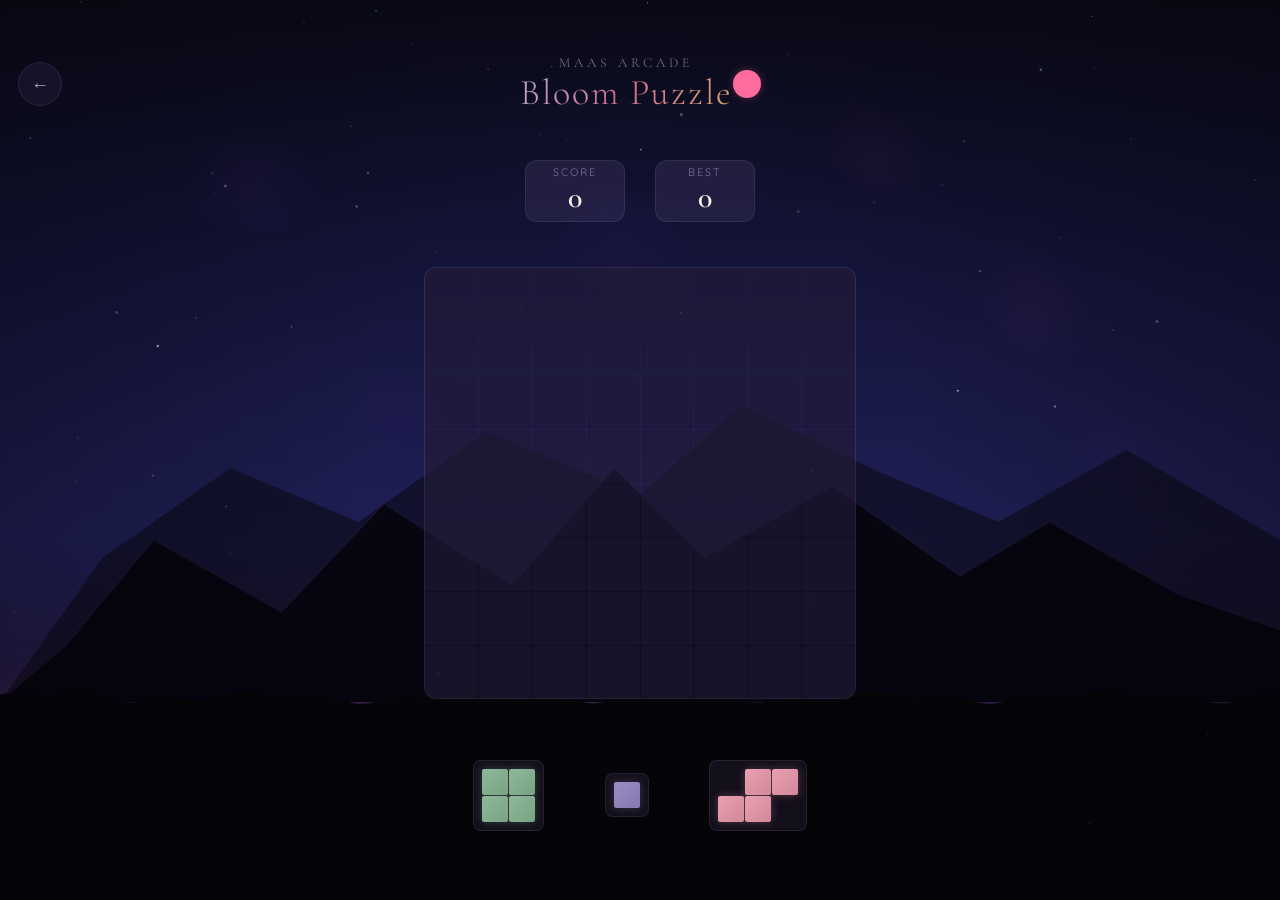
<file: games/bloom-puzzle.html>
<!DOCTYPE html>
<html lang="en">
<head>
<meta charset="UTF-8">
<meta name="viewport" content="width=device-width, initial-scale=1.0, maximum-scale=1.0, user-scalable=no, viewport-fit=cover">
<title>Bloom Puzzle — Maas Arcade</title>
<meta name="theme-color" content="#0d0a1a">
<meta name="apple-mobile-web-app-capable" content="yes">
<meta name="apple-mobile-web-app-status-bar-style" content="black-translucent">
<meta name="format-detection" content="telephone=no">
<link rel="stylesheet" href="../shared.css">
<style>
  :root {
    --game-accent: var(--neon-rose);
    --game-glow: rgba(255, 107, 157, 0.3);
    --grid-size: min(92vw, 52dvh, 420px);
    --cell-size: calc(var(--grid-size) / 8);
    --cell-gap: 1px;
    --tray-piece-cell: clamp(14px, 3.5vw, 22px);
  }

  /* ── Board ── */
  .board-wrap {
    position: relative;
    width: var(--grid-size);
    height: var(--grid-size);
    flex-shrink: 0;
  }

  .board {
    display: grid;
    grid-template-columns: repeat(8, 1fr);
    grid-template-rows: repeat(8, 1fr);
    gap: var(--cell-gap);
    width: 100%;
    height: 100%;
    background: rgba(74, 63, 107, 0.15);
    border: 1px solid var(--glass-border);
    border-radius: clamp(6px, 1.2vw, 12px);
    overflow: hidden;
    touch-action: none;
  }

  .cell {
    background: var(--grid-cell);
    border-radius: 2px;
    position: relative;
    transition: background 0.15s ease;
  }

  .cell.filled .petal-inner {
    position: absolute;
    inset: 1px;
    border-radius: 3px;
    animation: bloomIn 0.3s ease forwards;
  }

  .cell.clearing .petal-inner {
    animation: petalBurst 0.4s ease forwards;
  }

  .cell.ghost {
    background: rgba(255, 107, 157, 0.35);
    animation: ghostPulse 1s ease infinite;
    border: 1px solid rgba(255,107,157,0.3);
  }

  .cell.ghost-invalid {
    background: rgba(255, 60, 60, 0.25);
  }

  @keyframes ghostPulse {
    0%, 100% { opacity: 0.35; }
    50% { opacity: 0.5; }
  }

  .cell.just-placed .petal-inner {
    animation: placeBounce 0.3s ease;
  }

  @keyframes placeBounce {
    0% { transform: scale(0.5); opacity: 0.5; }
    50% { transform: scale(1.15); }
    100% { transform: scale(1); opacity: 1; }
  }

  /* ── Piece Tray ── */
  .tray-area {
    width: var(--grid-size);
    display: flex;
    align-items: center;
    justify-content: space-evenly;
    gap: clamp(4px, 1vw, 12px);
    padding: var(--spacing-xs) 0;
    min-height: clamp(60px, 12dvh, 100px);
    flex-shrink: 0;
  }

  .tray-piece {
    display: grid;
    gap: 1px;
    padding: clamp(4px, 0.8vw, 8px);
    background: rgba(74, 63, 107, 0.2);
    border: 1px solid var(--glass-border);
    border-radius: 8px;
    cursor: grab;
    touch-action: none;
    transition: transform 0.2s ease, opacity 0.2s ease, box-shadow 0.2s ease;
    position: relative;
  }

  .tray-piece:active {
    cursor: grabbing;
  }

  .tray-piece.placed {
    opacity: 0;
    pointer-events: none;
    transform: scale(0.5);
  }

  .tray-piece.cant-place {
    opacity: 0.35;
  }

  .tray-piece .tray-cell {
    width: var(--tray-piece-cell);
    height: var(--tray-piece-cell);
    border-radius: 2px;
  }

  .tray-piece .tray-cell.on .petal-inner {
    position: absolute;
    inset: 0;
    border-radius: 2px;
  }

  .tray-piece .tray-cell.on {
    position: relative;
  }

  .tray-piece .tray-cell.off {
    background: transparent;
  }

  /* ── Drag Ghost ── */
  .drag-ghost {
    position: fixed;
    z-index: 100;
    pointer-events: none;
    display: grid;
    gap: var(--cell-gap);
    opacity: 0;
    transition: opacity 0.15s ease;
    will-change: transform;
  }

  .drag-ghost.active {
    opacity: 0.95;
    filter: drop-shadow(0 0 12px var(--game-glow));
  }

  .drag-ghost .ghost-cell {
    border-radius: 3px;
  }

  .drag-ghost .ghost-cell.on .petal-inner {
    position: absolute;
    inset: 1px;
    border-radius: 3px;
  }

  .drag-ghost .ghost-cell.on {
    position: relative;
  }

  .drag-ghost .ghost-cell.off {
    background: transparent;
  }

  /* ── Petal Earned Float ── */
  .petal-earned {
    position: fixed;
    z-index: 60;
    font-family: var(--font-display);
    font-size: clamp(16px, 2.5dvh, 22px);
    font-weight: 600;
    color: var(--neon-rose);
    pointer-events: none;
    opacity: 0;
    left: 50%;
    transform: translateX(-50%);
  }

  .petal-earned.show {
    animation: comboFloat 1.2s ease forwards;
  }

  /* ── Game Over Extras ── */
  .overlay-best-label {
    font-size: clamp(10px, 1.4dvh, 13px);
    letter-spacing: 2px;
    text-transform: uppercase;
    color: var(--iris-light);
    opacity: 0.5;
    margin-bottom: var(--spacing-xs);
  }

  .overlay-best-value {
    font-family: var(--font-display);
    font-size: clamp(24px, 4dvh, 36px);
    font-weight: 600;
    color: var(--iris-light);
    margin-bottom: var(--spacing-lg);
  }

  .overlay-petals {
    font-size: clamp(14px, 2dvh, 18px);
    color: var(--neon-rose);
    margin-bottom: var(--spacing-lg);
  }

  .overlay-buttons {
    display: flex;
    flex-direction: column;
    align-items: center;
    gap: var(--spacing-sm);
    animation: fadeInUp 0.8s ease 0.3s both;
  }

  .new-best {
    color: var(--neon-rose);
    font-size: clamp(12px, 1.6dvh, 15px);
    letter-spacing: 2px;
    text-transform: uppercase;
    animation: pulse 1.5s ease infinite;
    margin-bottom: var(--spacing-xs);
  }

  /* ── Responsive ── */
  @media (max-height: 650px) {
    :root {
      --grid-size: min(92vw, 56dvh, 380px);
      --tray-piece-cell: clamp(12px, 3vw, 18px);
    }
    .tray-area { min-height: clamp(50px, 10dvh, 80px); }
  }

  @media (max-height: 550px) {
    :root {
      --grid-size: min(88vw, 58dvh, 340px);
      --tray-piece-cell: clamp(10px, 2.8vw, 16px);
    }
  }

  @media (min-height: 900px) {
    :root {
      --grid-size: min(90vw, 48dvh, 440px);
      --tray-piece-cell: clamp(16px, 3.8vw, 24px);
    }
  }

  @media (min-width: 768px) {
    :root {
      --tray-piece-cell: clamp(18px, 2.5vw, 26px);
    }
  }
</style>
</head>
<body>

<canvas class="bg-canvas" id="bg-canvas"></canvas>
<canvas class="particle-canvas" id="particle-canvas"></canvas>

<div class="game-page">
  <!-- Header -->
  <div class="game-header">
    <a class="btn-back" href="../index.html">&#8592;</a>
    <div style="text-align:center;">
      <div class="game-subtitle">Maas Arcade</div>
      <div class="game-title text-gradient">Bloom Puzzle</div>
    </div>
    <button id="skin-toggle" style="width:28px;height:28px;border-radius:50%;border:none;cursor:pointer;background:var(--game-accent);box-shadow:0 0 8px var(--game-glow);flex-shrink:0;" title="Change skin"></button>
  </div>

  <!-- Score Bar -->
  <div class="score-bar">
    <div class="score-box">
      <div class="score-label">Score</div>
      <div class="score-value" id="score-display">0</div>
    </div>
    <div class="score-box">
      <div class="score-label">Best</div>
      <div class="score-value" id="best-display">0</div>
    </div>
  </div>

  <!-- Board -->
  <div class="board-wrap">
    <div class="board" id="board"></div>
  </div>

  <!-- Piece Tray -->
  <div class="tray-area" id="tray"></div>
</div>

<!-- Drag Ghost (floats under finger) -->
<div class="drag-ghost" id="drag-ghost"></div>

<!-- Game Over Overlay -->
<div class="overlay" id="game-over-overlay">
  <div class="overlay-title text-gradient">Game Over</div>
  <div class="overlay-label">SCORE</div>
  <div class="overlay-score" id="overlay-score">0</div>
  <div class="new-best" id="new-best" style="display:none;">New Best!</div>
  <div class="overlay-best-label">BEST</div>
  <div class="overlay-best-value" id="overlay-best">0</div>
  <div class="overlay-petals" id="overlay-petals"></div>
  <div class="overlay-buttons">
    <button class="btn-primary" id="btn-restart">Plant Again</button>
    <a class="btn-secondary" href="../index.html">Back to Arcade</a>
  </div>
</div>

<!-- Combo Float -->
<div class="combo-text" id="combo-text"></div>

<script src="../shared.js"></script>
<script>
(() => {
  'use strict';

  // ═══════════════════════════════════════════
  //  Constants & Piece Definitions
  // ═══════════════════════════════════════════

  const GRID = 8;
  const COLORS = ['rose', 'blush', 'peach', 'lavender', 'sage', 'sky', 'iris'];

  // Piece shapes — each is an array of [row, col] offsets
  const PIECES = {
    // Singles
    dot: [[0,0]],

    // 2-blocks
    h2: [[0,0],[0,1]],
    v2: [[0,0],[1,0]],

    // 3-blocks
    h3: [[0,0],[0,1],[0,2]],
    v3: [[0,0],[1,0],[2,0]],
    L3_a: [[0,0],[1,0],[1,1]],
    L3_b: [[0,0],[0,1],[1,0]],
    L3_c: [[0,0],[0,1],[1,1]],
    L3_d: [[0,1],[1,0],[1,1]],

    // 4-blocks — lines
    h4: [[0,0],[0,1],[0,2],[0,3]],
    v4: [[0,0],[1,0],[2,0],[3,0]],

    // 4-blocks — square
    sq4: [[0,0],[0,1],[1,0],[1,1]],

    // 4-blocks — T-shapes
    T_up: [[0,0],[0,1],[0,2],[1,1]],
    T_down: [[0,1],[1,0],[1,1],[1,2]],
    T_left: [[0,0],[1,0],[1,1],[2,0]],
    T_right: [[0,1],[1,0],[1,1],[2,1]],

    // 4-blocks — S/Z shapes
    S4: [[0,1],[0,2],[1,0],[1,1]],
    Z4: [[0,0],[0,1],[1,1],[1,2]],
    S4v: [[0,0],[1,0],[1,1],[2,1]],
    Z4v: [[0,1],[1,0],[1,1],[2,0]],

    // 5-blocks — lines
    h5: [[0,0],[0,1],[0,2],[0,3],[0,4]],
    v5: [[0,0],[1,0],[2,0],[3,0],[4,0]],

    // 5-blocks — L shapes
    L5_a: [[0,0],[1,0],[2,0],[2,1],[2,2]],
    L5_b: [[0,0],[0,1],[0,2],[1,0],[2,0]],
    L5_c: [[0,0],[0,1],[0,2],[1,2],[2,2]],
    L5_d: [[0,2],[1,2],[2,0],[2,1],[2,2]],

    // 5-blocks — T shapes
    T5_up: [[0,0],[0,1],[0,2],[0,3],[1,1]],
    T5_right: [[0,0],[1,0],[1,1],[2,0],[3,0]],

    // 5-blocks — plus / cross
    plus: [[0,1],[1,0],[1,1],[1,2],[2,1]],

    // Corners (large L)
    corner_a: [[0,0],[0,1],[0,2],[1,0],[2,0]],
    corner_b: [[0,0],[0,1],[0,2],[1,2],[2,2]],
    corner_c: [[0,0],[1,0],[2,0],[2,1],[2,2]],
    corner_d: [[0,2],[1,2],[2,0],[2,1],[2,2]],

    // Big blocks
    sq9: [[0,0],[0,1],[0,2],[1,0],[1,1],[1,2],[2,0],[2,1],[2,2]],
  };

  // Difficulty tiers
  const TIER_EASY = ['dot','h2','v2','h3','v3','L3_a','L3_b','L3_c','L3_d','sq4'];
  const TIER_MID = ['h4','v4','T_up','T_down','T_left','T_right','S4','Z4','S4v','Z4v'];
  const TIER_HARD = ['h5','v5','L5_a','L5_b','L5_c','L5_d','T5_up','T5_right','plus','corner_a','corner_b','corner_c','corner_d','sq9'];

  // ═══════════════════════════════════════════
  //  Game State
  // ═══════════════════════════════════════════

  let board = []; // 8x8, each cell: null or color string
  let score = 0;
  let best = 0;
  let combo = 0;
  let dealCount = 0; // how many deals of 3 have been made
  let trayPieces = []; // up to 3 pieces: { key, shape, color, placed }
  let gameOver = false;

  // DOM refs
  const boardEl = document.getElementById('board');
  const trayEl = document.getElementById('tray');
  const scoreEl = document.getElementById('score-display');
  const bestEl = document.getElementById('best-display');
  const ghostEl = document.getElementById('drag-ghost');
  const overlayEl = document.getElementById('game-over-overlay');
  const comboEl = document.getElementById('combo-text');

  // Systems
  let particles, ambient;

  // ═══════════════════════════════════════════
  //  Init
  // ═══════════════════════════════════════════

  function init() {
    // Ambient background
    ambient = new AmbientBackground(document.getElementById('bg-canvas'));
    ambient.start();

    // Particle system
    particles = new ParticleSystem(document.getElementById('particle-canvas'));
    particles.start();

    // Load best
    best = ArcadeData.getBest('bloom-puzzle');
    bestEl.textContent = best;

    newGame();
  }

  function newGame() {
    board = [];
    for (let r = 0; r < GRID; r++) {
      board[r] = [];
      for (let c = 0; c < GRID; c++) {
        board[r][c] = null;
      }
    }
    score = 0;
    combo = 0;
    dealCount = 0;
    gameOver = false;
    scoreEl.textContent = '0';
    overlayEl.classList.remove('visible');
    renderBoard();
    dealPieces();
  }

  // ═══════════════════════════════════════════
  //  Board Rendering
  // ═══════════════════════════════════════════

  function renderBoard() {
    boardEl.innerHTML = '';
    for (let r = 0; r < GRID; r++) {
      for (let c = 0; c < GRID; c++) {
        const cell = document.createElement('div');
        cell.className = 'cell';
        cell.dataset.row = r;
        cell.dataset.col = c;
        if (board[r][c]) {
          cell.classList.add('filled', 'color-' + board[r][c]);
          const inner = document.createElement('div');
          inner.className = 'petal-inner';
          cell.appendChild(inner);
        }
        boardEl.appendChild(cell);
      }
    }
  }

  function updateCell(r, c) {
    const idx = r * GRID + c;
    const cell = boardEl.children[idx];
    if (!cell) return;
    cell.className = 'cell';
    cell.innerHTML = '';
    if (board[r][c]) {
      cell.classList.add('filled', 'color-' + board[r][c]);
      const inner = document.createElement('div');
      inner.className = 'petal-inner';
      cell.appendChild(inner);
    }
  }

  // ═══════════════════════════════════════════
  //  Ghost Overlay on Board
  // ═══════════════════════════════════════════

  function showBoardGhost(shape, anchorRow, anchorCol, valid) {
    clearBoardGhost();
    const cls = valid ? 'ghost' : 'ghost-invalid';
    for (const [dr, dc] of shape) {
      const r = anchorRow + dr;
      const c = anchorCol + dc;
      if (r < 0 || r >= GRID || c < 0 || c >= GRID) continue;
      const idx = r * GRID + c;
      const cell = boardEl.children[idx];
      if (cell) {
        cell.classList.add(cls);
        ghostCells.push(cell);
      }
    }
  }

  function clearBoardGhost() {
    for (const c of ghostCells) {
      c.classList.remove('ghost', 'ghost-invalid');
    }
    ghostCells.length = 0;
  }

  // ═══════════════════════════════════════════
  //  Piece Dealing & Difficulty
  // ═══════════════════════════════════════════

  function getDifficultyPool() {
    // Every 3 deals, shift towards harder pieces
    const tier = Math.floor(dealCount / 3);
    if (tier < 2) {
      // Early: mostly easy, some mid
      return [...TIER_EASY, ...TIER_EASY, ...TIER_MID];
    } else if (tier < 5) {
      // Mid: balanced
      return [...TIER_EASY, ...TIER_MID, ...TIER_MID, ...TIER_HARD];
    } else if (tier < 8) {
      // Hard: fewer easy, more hard
      return [...TIER_MID, ...TIER_HARD, ...TIER_HARD];
    } else {
      // Very hard: mostly awkward shapes
      return [...TIER_MID, ...TIER_HARD, ...TIER_HARD, ...TIER_HARD];
    }
  }

  function randomPiece() {
    const pool = getDifficultyPool();
    const key = pool[Math.floor(Math.random() * pool.length)];
    const color = COLORS[Math.floor(Math.random() * COLORS.length)];
    return { key, shape: PIECES[key], color, placed: false };
  }

  function dealPieces() {
    trayPieces = [];
    for (let i = 0; i < 3; i++) {
      trayPieces.push(randomPiece());
    }
    dealCount++;
    renderTray();
    markUnplaceable();
    checkGameOver();
  }

  // ═══════════════════════════════════════════
  //  Tray Rendering
  // ═══════════════════════════════════════════

  function getShapeBounds(shape) {
    let maxR = 0, maxC = 0;
    for (const [r, c] of shape) {
      if (r > maxR) maxR = r;
      if (c > maxC) maxC = c;
    }
    return { rows: maxR + 1, cols: maxC + 1 };
  }

  function renderTray() {
    trayEl.innerHTML = '';
    trayPieces.forEach((piece, idx) => {
      const wrap = document.createElement('div');
      wrap.className = 'tray-piece';
      wrap.dataset.idx = idx;

      if (piece.placed) {
        wrap.classList.add('placed');
      }

      const bounds = getShapeBounds(piece.shape);
      wrap.style.gridTemplateColumns = `repeat(${bounds.cols}, var(--tray-piece-cell))`;
      wrap.style.gridTemplateRows = `repeat(${bounds.rows}, var(--tray-piece-cell))`;

      // Build set for quick lookup
      const filled = new Set(piece.shape.map(([r, c]) => `${r},${c}`));

      for (let r = 0; r < bounds.rows; r++) {
        for (let c = 0; c < bounds.cols; c++) {
          const cell = document.createElement('div');
          cell.className = 'tray-cell';
          if (filled.has(`${r},${c}`)) {
            cell.classList.add('on', 'color-' + piece.color);
            const inner = document.createElement('div');
            inner.className = 'petal-inner';
            cell.appendChild(inner);
          } else {
            cell.classList.add('off');
          }
          wrap.appendChild(cell);
        }
      }

      trayEl.appendChild(wrap);
    });
  }

  // ═══════════════════════════════════════════
  //  Placement Logic
  // ═══════════════════════════════════════════

  function canPlace(shape, anchorRow, anchorCol) {
    for (const [dr, dc] of shape) {
      const r = anchorRow + dr;
      const c = anchorCol + dc;
      if (r < 0 || r >= GRID || c < 0 || c >= GRID) return false;
      if (board[r][c] !== null) return false;
    }
    return true;
  }

  function canPlaceAnywhere(shape) {
    for (let r = 0; r < GRID; r++) {
      for (let c = 0; c < GRID; c++) {
        if (canPlace(shape, r, c)) return true;
      }
    }
    return false;
  }

  function placePiece(pieceIdx, anchorRow, anchorCol) {
    const piece = trayPieces[pieceIdx];
    if (!piece || piece.placed) return false;
    if (!canPlace(piece.shape, anchorRow, anchorCol)) return false;

    // Place blocks
    for (const [dr, dc] of piece.shape) {
      board[anchorRow + dr][anchorCol + dc] = piece.color;
    }

    // Score for placement
    score += piece.shape.length;
    piece.placed = true;

    AudioManager.playPlace();
    haptic('light');

    // Update board cells with place bounce
    for (const [dr, dc] of piece.shape) {
      updateCell(anchorRow + dr, anchorCol + dc);
      const idx = (anchorRow + dr) * GRID + (anchorCol + dc);
      const cellEl = boardEl.children[idx];
      if (cellEl) {
        cellEl.classList.add('just-placed');
        setTimeout(() => cellEl.classList.remove('just-placed'), 300);
      }
    }

    // Mark piece as placed in tray
    const trayEl_ = trayEl.children[pieceIdx];
    if (trayEl_) trayEl_.classList.add('placed');

    // Check for line clears
    checkClears();

    // Update score display
    updateScoreDisplay();

    // Check if all 3 placed -> deal new (wait for line clear animation)
    if (trayPieces.every(p => p.placed)) {
      setTimeout(() => dealPieces(), 400);
    } else {
      // Delay markUnplaceable/checkGameOver to run after line clears complete
      setTimeout(() => {
        markUnplaceable();
        checkGameOver();
      }, 360);
    }

    return true;
  }

  // ═══════════════════════════════════════════
  //  Line Clear Logic
  // ═══════════════════════════════════════════

  function checkClears() {
    const rowsToClear = [];
    const colsToClear = [];

    // Check rows
    for (let r = 0; r < GRID; r++) {
      let full = true;
      for (let c = 0; c < GRID; c++) {
        if (!board[r][c]) { full = false; break; }
      }
      if (full) rowsToClear.push(r);
    }

    // Check columns
    for (let c = 0; c < GRID; c++) {
      let full = true;
      for (let r = 0; r < GRID; r++) {
        if (!board[r][c]) { full = false; break; }
      }
      if (full) colsToClear.push(c);
    }

    const totalLines = rowsToClear.length + colsToClear.length;
    if (totalLines === 0) {
      combo = 0;
      return;
    }

    combo++;

    // Scoring: 10 per block in cleared lines + combo multiplier
    const blocksCleared = totalLines * GRID;
    // Remove double-counted intersections from block count for score
    // but keep the line multiplier generous
    const lineScore = blocksCleared * 10;
    const comboMultiplier = combo;
    const clearScore = lineScore * comboMultiplier;
    score += clearScore;

    AudioManager.playClear();
    haptic('medium');
    screenShake();
    if (combo > 1) boardFlash();

    // Animate clearing
    const cellsToClear = new Set();
    for (const r of rowsToClear) {
      for (let c = 0; c < GRID; c++) cellsToClear.add(`${r},${c}`);
    }
    for (const c of colsToClear) {
      for (let r = 0; r < GRID; r++) cellsToClear.add(`${r},${c}`);
    }

    // Clearing animation + particles
    for (const key of cellsToClear) {
      const [r, c] = key.split(',').map(Number);
      const idx = r * GRID + c;
      const cellEl = boardEl.children[idx];
      if (cellEl) {
        cellEl.classList.add('clearing');
        // Spawn particles at cell center
        const rect = cellEl.getBoundingClientRect();
        const cx = rect.left + rect.width / 2;
        const cy = rect.top + rect.height / 2;
        const color = PETAL_COLOR_MAP[board[r][c]] || '#d4728c';
        particles.spawn(cx, cy, color, 8);
      }
    }

    // Show combo text
    if (combo > 1 || totalLines > 1) {
      showCombo(combo, totalLines);
    }

    // Actually clear after animation
    setTimeout(() => {
      for (const key of cellsToClear) {
        const [r, c] = key.split(',').map(Number);
        board[r][c] = null;
        updateCell(r, c);
      }
    }, 350);

    updateScoreDisplay();
  }

  function showCombo(comboCount, lines) {
    let text = '';
    if (lines >= 4) text = 'QUAD CLEAR!';
    else if (lines >= 3) text = 'TRIPLE!';
    else if (lines >= 2) text = 'DOUBLE!';
    else if (comboCount >= 4) text = 'MEGA COMBO x' + comboCount;
    else if (comboCount >= 3) text = 'COMBO x' + comboCount;
    else if (comboCount >= 2) text = 'COMBO x' + comboCount;
    else text = 'CLEAR!';

    comboEl.textContent = text;
    comboEl.style.color = 'var(--neon-rose)';
    comboEl.style.top = '35%';
    comboEl.classList.remove('show');
    void comboEl.offsetWidth; // force reflow
    comboEl.classList.add('show');

    setTimeout(() => comboEl.classList.remove('show'), 1300);
  }

  function screenShake() {
    const el = document.querySelector('.board-wrap');
    let frames = 0;
    const shake = () => {
      if (frames > 6) { el.style.transform = ''; return; }
      const x = (Math.random() - 0.5) * (6 - frames);
      const y = (Math.random() - 0.5) * (6 - frames);
      el.style.transform = `translate(${x}px, ${y}px)`;
      frames++;
      requestAnimationFrame(shake);
    };
    shake();
  }

  function boardFlash() {
    const el = document.querySelector('.board');
    el.style.boxShadow = '0 0 40px var(--game-glow), inset 0 0 30px var(--game-glow)';
    setTimeout(() => { el.style.boxShadow = ''; }, 250);
  }

  // ═══════════════════════════════════════════
  //  Score Display
  // ═══════════════════════════════════════════

  function updateScoreDisplay() {
    scoreEl.textContent = score;
    scoreEl.classList.remove('pop');
    void scoreEl.offsetWidth;
    scoreEl.classList.add('pop');

    if (score > best) {
      best = score;
      bestEl.textContent = best;
      bestEl.classList.remove('pop');
      void bestEl.offsetWidth;
      bestEl.classList.add('pop');
    }
  }

  // ═══════════════════════════════════════════
  //  Game Over Check
  // ═══════════════════════════════════════════

  function markUnplaceable() {
    trayPieces.forEach((piece, idx) => {
      if (piece.placed) return;
      const el = trayEl.children[idx];
      if (!el) return;
      if (!canPlaceAnywhere(piece.shape)) {
        el.classList.add('cant-place');
      } else {
        el.classList.remove('cant-place');
      }
    });
  }

  function checkGameOver() {
    if (gameOver) return;

    const remaining = trayPieces.filter(p => !p.placed);
    if (remaining.length === 0) return;

    const anyCanPlace = remaining.some(p => canPlaceAnywhere(p.shape));
    if (!anyCanPlace) {
      endGame();
    }
  }

  function endGame() {
    gameOver = true;

    // Submit score
    const isNewBest = ArcadeData.submitScore('bloom-puzzle', score);

    // Earn petals
    const petalsEarned = Math.floor(score / 100);
    if (petalsEarned > 0) {
      ArcadeData.earnPetals(petalsEarned);
    }

    // Update best from storage (in case it was already higher)
    best = ArcadeData.getBest('bloom-puzzle');

    // Show overlay
    setTimeout(() => {
      document.getElementById('overlay-score').textContent = score;
      document.getElementById('overlay-best').textContent = best;
      document.getElementById('new-best').style.display = isNewBest ? 'block' : 'none';
      document.getElementById('overlay-petals').textContent =
        petalsEarned > 0 ? `+${petalsEarned} petals earned` : '';
      overlayEl.classList.add('visible');

      AudioManager.playFail();
    }, 600);
  }

  // ═══════════════════════════════════════════
  //  Drag & Drop via TouchManager
  // ═══════════════════════════════════════════

  let dragPieceIdx = -1;
  let dragPieceData = null;
  let lastGridRow = -1;
  let lastGridCol = -1;
  // Cached geometry during drag (avoid per-frame getBoundingClientRect)
  let dragCellSize = 0;
  let dragBoardRect = null;
  let dragBounds = null;
  let dragShapeCenter = null;
  let ghostCells = []; // track highlighted cells to avoid querySelectorAll

  // Build drag ghost element for a piece
  function buildDragGhost(piece) {
    ghostEl.innerHTML = '';
    const bounds = getShapeBounds(piece.shape);
    const cellSize = getCellPixelSize();
    ghostEl.style.gridTemplateColumns = `repeat(${bounds.cols}, ${cellSize}px)`;
    ghostEl.style.gridTemplateRows = `repeat(${bounds.rows}, ${cellSize}px)`;
    ghostEl.style.gap = 'var(--cell-gap)';

    const filled = new Set(piece.shape.map(([r, c]) => `${r},${c}`));
    for (let r = 0; r < bounds.rows; r++) {
      for (let c = 0; c < bounds.cols; c++) {
        const cell = document.createElement('div');
        cell.className = 'ghost-cell';
        if (filled.has(`${r},${c}`)) {
          cell.classList.add('on', 'color-' + piece.color);
          const inner = document.createElement('div');
          inner.className = 'petal-inner';
          cell.appendChild(inner);
        } else {
          cell.classList.add('off');
        }
        ghostEl.appendChild(cell);
      }
    }
  }

  function getCellPixelSize() {
    // Get actual rendered cell size from board
    const firstCell = boardEl.children[0];
    if (firstCell) return firstCell.getBoundingClientRect().width;
    // Fallback
    return boardEl.getBoundingClientRect().width / GRID;
  }

  function getBoardPosition() {
    return boardEl.getBoundingClientRect();
  }

  function screenToGrid(clientX, clientY) {
    const cellSize = dragBoardRect.width / GRID;
    const gridCol = Math.round((clientX - dragBoardRect.left) / cellSize - dragShapeCenter.c - 0.5);
    const gridRow = Math.round((clientY - dragBoardRect.top) / cellSize - dragShapeCenter.r - 0.5);
    return { row: gridRow, col: gridCol };
  }

  function positionGhost(clientX, clientY) {
    if (!dragBounds) return;

    // Offset so piece center follows finger, shifted up so visible
    const offsetX = -(dragBounds.cols * dragCellSize) / 2;
    const offsetY = -(dragBounds.rows * dragCellSize) - 30; // above finger

    ghostEl.style.transform = `translate3d(${clientX + offsetX}px, ${clientY + offsetY}px, 0)`;
  }

  // Determine which tray piece was touched
  function findTrayPiece(target) {
    let el = target;
    while (el && el !== trayEl) {
      if (el.classList && el.classList.contains('tray-piece')) {
        return parseInt(el.dataset.idx);
      }
      el = el.parentElement;
    }
    return -1;
  }

  // Set up touch handling on the tray
  const touchMgr = new TouchManager(document.body, {
    dragThreshold: 8,

    onDragStart(info) {
      if (gameOver) return;
      const idx = findTrayPiece(info.target);
      if (idx < 0) return;
      const piece = trayPieces[idx];
      if (!piece || piece.placed) return;

      dragPieceIdx = idx;
      dragPieceData = piece;
      lastGridRow = -1;
      lastGridCol = -1;

      // Cache geometry for the duration of this drag
      dragCellSize = getCellPixelSize();
      dragBoardRect = getBoardPosition();
      dragBounds = getShapeBounds(piece.shape);
      let sumR = 0, sumC = 0;
      for (const [r, c] of piece.shape) { sumR += r; sumC += c; }
      dragShapeCenter = { r: sumR / piece.shape.length, c: sumC / piece.shape.length };

      // Hide tray piece instantly
      const trayItem = trayEl.children[idx];
      if (trayItem) {
        trayItem.style.transition = 'none';
        trayItem.style.opacity = '0.3';
      }

      // Build and show ghost instantly
      buildDragGhost(piece);
      positionGhost(info.x, info.y);
      ghostEl.style.transition = 'none';
      ghostEl.classList.add('active');
    },

    onDrag(info) {
      if (dragPieceIdx < 0 || !dragBounds) return;

      positionGhost(info.x, info.y);

      // Grid snap position (offset above finger to match ghost)
      const snapY = info.y - (dragBounds.rows * dragCellSize) / 2 - 30;
      const { row, col } = screenToGrid(info.x, snapY);

      if (row !== lastGridRow || col !== lastGridCol) {
        lastGridRow = row;
        lastGridCol = col;
        showBoardGhost(dragPieceData.shape, row, col, canPlace(dragPieceData.shape, row, col));
      }
    },

    onDragEnd(info) {
      if (dragPieceIdx < 0 || !dragBounds) {
        cleanupDrag();
        return;
      }

      // Try to place
      const snapY = info.y - (dragBounds.rows * dragCellSize) / 2 - 30;
      const { row, col } = screenToGrid(info.x, snapY);
      const placed = placePiece(dragPieceIdx, row, col);

      if (!placed) {
        // Return piece to tray
        const trayItem = trayEl.children[dragPieceIdx];
        if (trayItem) trayItem.style.opacity = '';
        AudioManager.playClick();
      }

      cleanupDrag();
    },

    onTap(info) {
      // No tap action needed for this game
    }
  });

  function cleanupDrag() {
    clearBoardGhost();
    ghostEl.classList.remove('active');
    ghostEl.style.transition = '';
    ghostEl.innerHTML = '';
    if (dragPieceIdx >= 0) {
      const trayItem = trayEl.children[dragPieceIdx];
      if (trayItem) {
        trayItem.style.transition = '';
        if (!trayPieces[dragPieceIdx]?.placed) {
          trayItem.style.opacity = '';
        }
      }
    }
    dragPieceIdx = -1;
    dragPieceData = null;
    dragCellSize = 0;
    dragBoardRect = null;
    dragBounds = null;
    dragShapeCenter = null;
    lastGridRow = -1;
    lastGridCol = -1;
  }

  // ═══════════════════════════════════════════
  //  Restart
  // ═══════════════════════════════════════════

  document.getElementById('btn-restart').addEventListener('click', () => {
    AudioManager.playClick();
    haptic('light');
    newGame();
  });

  // ═══════════════════════════════════════════
  //  Skin Toggle
  // ═══════════════════════════════════════════

  const skinBtn = document.getElementById('skin-toggle');
  skinBtn.addEventListener('click', () => {
    const skins = ThemeManager.GAME_SKINS['bloom-puzzle'];
    if (!skins) return;
    let current = ThemeManager.getGameSkin('bloom-puzzle') || 0;
    const nextIdx = (current + 1) % skins.length;
    ThemeManager.setGameSkin('bloom-puzzle', nextIdx);
    skinBtn.style.background = skins[nextIdx].accent;
    skinBtn.style.boxShadow = `0 0 8px ${skins[nextIdx].glow}`;
    AudioManager.playClick();
    haptic('light');
  });

  // Set initial skin button color
  (function initSkinBtn() {
    const skins = ThemeManager.GAME_SKINS['bloom-puzzle'];
    if (!skins) return;
    const idx = ThemeManager.getGameSkin('bloom-puzzle') || 0;
    skinBtn.style.background = skins[idx].accent;
    skinBtn.style.boxShadow = `0 0 8px ${skins[idx].glow}`;
  })();

  // ═══════════════════════════════════════════
  //  Start
  // ═══════════════════════════════════════════

  init();

})();
</script>
</body>
</html>
</file>
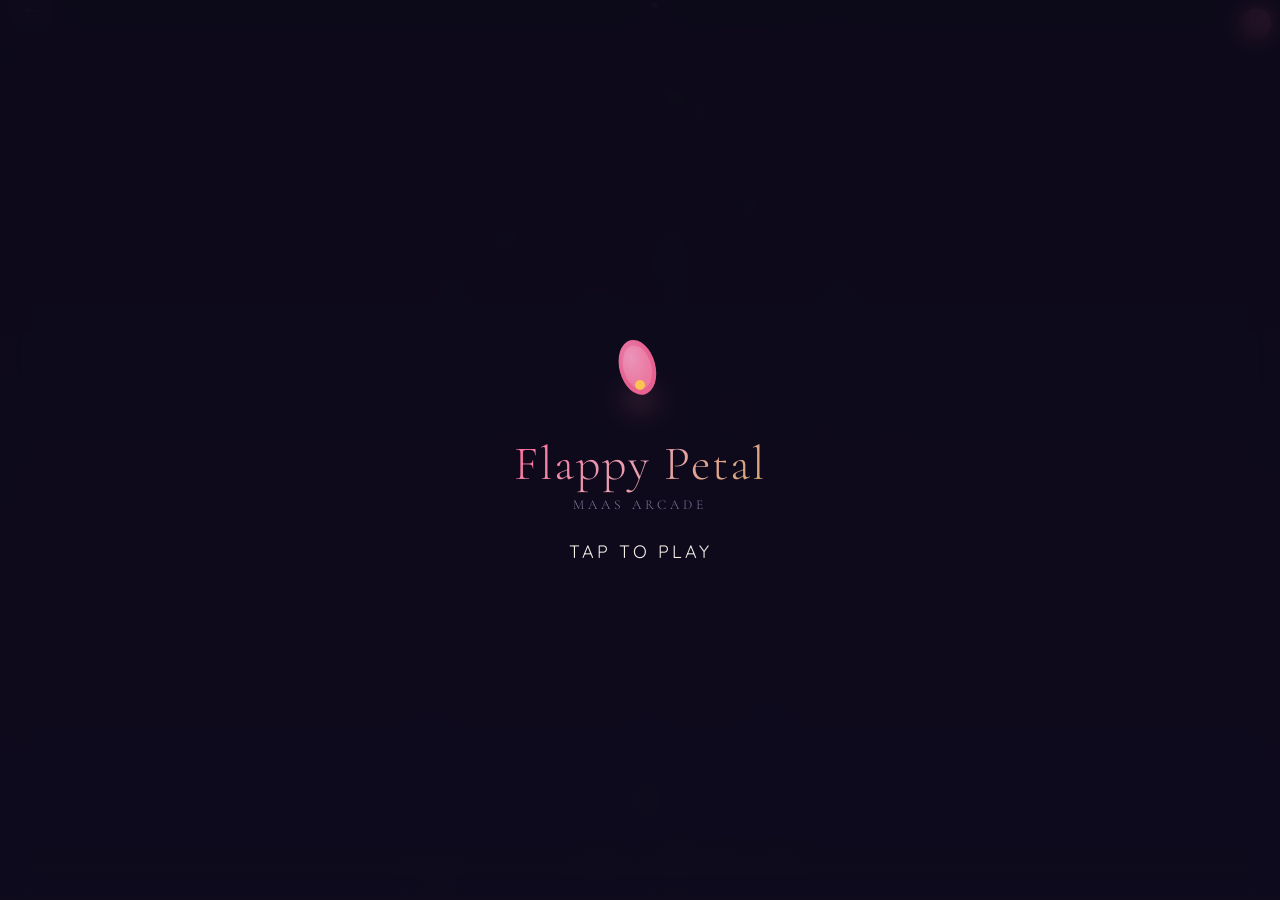
<file: games/flappy-petal.html>
<!DOCTYPE html>
<html lang="en">
<head>
<meta charset="UTF-8">
<meta name="viewport" content="width=device-width, initial-scale=1.0, maximum-scale=1.0, user-scalable=no, viewport-fit=cover">
<title>Flappy Petal — Maas Arcade</title>
<meta name="theme-color" content="#0d0a1a">
<meta name="apple-mobile-web-app-capable" content="yes">
<meta name="apple-mobile-web-app-status-bar-style" content="black-translucent">
<link rel="stylesheet" href="../shared.css">
<style>
  :root {
    --game-accent: var(--neon-rose);
    --game-glow: rgba(255,107,157,0.3);
  }

  /* ── Canvas ── */
  #game-canvas {
    position: fixed;
    top: 0; left: 0;
    width: 100vw;
    height: 100dvh;
    z-index: 1;
    display: block;
  }

  /* ── HUD Overlay ── */
  .hud {
    position: fixed;
    top: 0; left: 0; right: 0;
    z-index: 10;
    display: flex;
    justify-content: center;
    align-items: flex-start;
    padding: calc(env(safe-area-inset-top) + var(--spacing-sm)) var(--spacing-md) 0;
    pointer-events: none;
  }

  .hud-score {
    font-family: var(--font-display);
    font-size: clamp(36px, 7dvh, 56px);
    font-weight: 600;
    color: var(--moon-glow);
    text-shadow: 0 0 20px var(--game-glow), 0 2px 8px rgba(0,0,0,0.5);
    opacity: 0;
    transition: opacity 0.3s ease;
  }

  .hud-score.visible { opacity: 1; }

  .hud-best {
    position: fixed;
    top: calc(env(safe-area-inset-top) + var(--spacing-sm));
    right: var(--spacing-md);
    z-index: 10;
    text-align: right;
    pointer-events: none;
    opacity: 0;
    transition: opacity 0.3s ease;
  }

  .hud-best.visible { opacity: 1; }

  .hud-best-label {
    font-size: clamp(8px, 1.2dvh, 11px);
    letter-spacing: 2px;
    text-transform: uppercase;
    color: var(--iris-light);
    opacity: 0.6;
  }

  .hud-best-value {
    font-family: var(--font-display);
    font-size: clamp(16px, 2.5dvh, 24px);
    font-weight: 600;
    color: var(--moon-glow);
    text-shadow: 0 0 10px var(--game-glow);
  }

  /* ── Back Button ── */
  .btn-back {
    position: fixed;
    left: var(--spacing-sm);
    top: calc(env(safe-area-inset-top) + var(--spacing-sm));
    z-index: 20;
  }

  /* ── Start Screen Overlay ── */
  #start-screen {
    position: fixed;
    inset: 0;
    z-index: 100;
    display: flex;
    flex-direction: column;
    align-items: center;
    justify-content: center;
    background: rgba(13, 10, 26, 0.85);
    backdrop-filter: blur(12px);
    -webkit-backdrop-filter: blur(12px);
    transition: opacity 0.4s ease;
  }

  #start-screen.hidden {
    opacity: 0;
    pointer-events: none;
  }

  .start-icon {
    width: 80px;
    height: 80px;
    margin-bottom: var(--spacing-lg);
    animation: petalFloat 2.5s ease-in-out infinite;
  }

  @keyframes petalFloat {
    0%, 100% { transform: translateY(0) rotate(-10deg); }
    50% { transform: translateY(-12px) rotate(10deg); }
  }

  .start-title {
    font-family: var(--font-display);
    font-size: clamp(32px, 6dvh, 48px);
    font-weight: 300;
    letter-spacing: 2px;
    margin-bottom: var(--spacing-xs);
    background: linear-gradient(135deg, var(--neon-rose), var(--petal-blush), var(--moon-gold));
    -webkit-background-clip: text;
    -webkit-text-fill-color: transparent;
    background-clip: text;
  }

  .start-subtitle {
    font-family: var(--font-display);
    font-size: clamp(10px, 1.5dvh, 14px);
    font-weight: 300;
    letter-spacing: 4px;
    text-transform: uppercase;
    color: var(--iris-light);
    opacity: 0.7;
    margin-bottom: var(--spacing-xl);
  }

  .start-prompt {
    font-family: var(--font-ui);
    font-size: clamp(14px, 2dvh, 18px);
    font-weight: 400;
    letter-spacing: 3px;
    text-transform: uppercase;
    color: var(--moon-glow);
    animation: pulse 2s ease-in-out infinite;
  }

  /* ── Game Over Overlay ── */
  #game-over {
    position: fixed;
    inset: 0;
    z-index: 200;
    display: flex;
    flex-direction: column;
    align-items: center;
    justify-content: center;
    background: rgba(13, 10, 26, 0.92);
    backdrop-filter: blur(20px);
    -webkit-backdrop-filter: blur(20px);
    opacity: 0;
    pointer-events: none;
    transition: opacity 0.5s ease;
  }

  #game-over.visible {
    opacity: 1;
    pointer-events: all;
  }

  .go-title {
    font-family: var(--font-display);
    font-size: clamp(36px, 6dvh, 52px);
    font-weight: 300;
    margin-bottom: var(--spacing-sm);
    animation: fadeInDown 0.8s ease;
    background: linear-gradient(135deg, var(--neon-rose), var(--petal-blush));
    -webkit-background-clip: text;
    -webkit-text-fill-color: transparent;
    background-clip: text;
  }

  .go-score-value {
    font-family: var(--font-display);
    font-size: clamp(48px, 8dvh, 72px);
    font-weight: 600;
    color: var(--moon-glow);
    margin-bottom: var(--spacing-xs);
    animation: fadeInDown 0.8s ease 0.1s both;
  }

  .go-label {
    font-size: clamp(10px, 1.5dvh, 13px);
    letter-spacing: 3px;
    text-transform: uppercase;
    color: var(--iris-light);
    opacity: 0.6;
    margin-bottom: var(--spacing-md);
    animation: fadeInDown 0.8s ease 0.15s both;
  }

  .go-best {
    font-family: var(--font-display);
    font-size: clamp(14px, 2dvh, 18px);
    color: var(--iris-light);
    margin-bottom: var(--spacing-xs);
    animation: fadeInDown 0.8s ease 0.2s both;
  }

  .go-new-best {
    font-family: var(--font-ui);
    font-size: clamp(12px, 1.8dvh, 16px);
    font-weight: 500;
    letter-spacing: 2px;
    color: var(--neon-rose);
    text-shadow: 0 0 12px var(--game-glow);
    margin-bottom: var(--spacing-md);
    animation: fadeInDown 0.8s ease 0.25s both;
  }

  .go-petals {
    font-family: var(--font-ui);
    font-size: clamp(12px, 1.8dvh, 15px);
    color: var(--petal-peach);
    margin-bottom: var(--spacing-lg);
    animation: fadeInDown 0.8s ease 0.3s both;
  }

  .go-buttons {
    display: flex;
    flex-direction: column;
    align-items: center;
    gap: var(--spacing-sm);
    animation: fadeInUp 0.8s ease 0.4s both;
  }
</style>
</head>
<body>

<!-- Back Button -->
<a class="btn-back" href="../index.html">&#8592;</a>

<!-- Skin Toggle -->
<button id="skin-toggle" style="position:fixed;right:var(--spacing-sm);top:calc(env(safe-area-inset-top) + var(--spacing-sm));z-index:20;width:28px;height:28px;border-radius:50%;border:none;cursor:pointer;background:var(--game-accent);box-shadow:0 0 8px var(--game-glow);" title="Change skin"></button>

<!-- Game Canvas -->
<canvas id="game-canvas"></canvas>

<!-- HUD -->
<div class="hud">
  <div class="hud-score" id="hud-score">0</div>
</div>
<div class="hud-best" id="hud-best">
  <div class="hud-best-label">Best</div>
  <div class="hud-best-value" id="hud-best-value">0</div>
</div>

<!-- Start Screen -->
<div id="start-screen">
  <svg class="start-icon" viewBox="0 0 80 80">
    <defs>
      <radialGradient id="petal-grad-start" cx="40%" cy="30%">
        <stop offset="0%" stop-color="#ff8fbf"/>
        <stop offset="100%" stop-color="#ff6b9d"/>
      </radialGradient>
    </defs>
    <ellipse cx="40" cy="30" rx="18" ry="28" fill="url(#petal-grad-start)" opacity="0.9" transform="rotate(-15,40,40)"/>
    <ellipse cx="40" cy="30" rx="14" ry="22" fill="rgba(255,255,255,0.15)" transform="rotate(-15,40,40)"/>
    <circle cx="40" cy="48" r="5" fill="#ffd740" opacity="0.8"/>
  </svg>
  <div class="start-title">Flappy Petal</div>
  <div class="start-subtitle">Maas Arcade</div>
  <div class="start-prompt">Tap to Play</div>
</div>

<!-- Game Over Overlay -->
<div id="game-over">
  <div class="go-title">Game Over</div>
  <div class="go-score-value" id="go-score">0</div>
  <div class="go-label">Score</div>
  <div class="go-best" id="go-best">Best: 0</div>
  <div class="go-new-best" id="go-new-best" style="display:none;">New Best!</div>
  <div class="go-petals" id="go-petals"></div>
  <div class="go-buttons">
    <button class="btn-primary" id="btn-retry">Try Again</button>
    <button class="btn-secondary" id="btn-hub">Back to Arcade</button>
  </div>
</div>

<script src="../shared.js"></script>
<script>
(() => {
  'use strict';

  // ══════════════════════════════════════════
  //  Constants
  // ══════════════════════════════════════════
  const GAME_ID = 'flappy-petal';
  const GRAVITY = 0.35;
  const JUMP_FORCE = -7;
  const BASE_SCROLL_SPEED = 2.5;
  const SPEED_INCREMENT = 0.1;
  const SPEED_INTERVAL = 10; // every 10 obstacles
  const GAP_START = 140;
  const GAP_MIN = 100;
  const GAP_DECAY_RATE = 0.03; // exponential decay rate for gap shrinking
  const OSCILLATE_AFTER = 30;
  const WIND_AFTER = 50;
  const PETAL_WIDTH = 30;
  const PETAL_HEIGHT = 22;
  const OBSTACLE_WIDTH = 52;
  const OBSTACLE_SPACING = 200; // horizontal distance between obstacles

  // Virtual coordinate system
  const V_WIDTH = 400;
  const V_HEIGHT = 700;

  // ══════════════════════════════════════════
  //  DOM
  // ══════════════════════════════════════════
  const canvas = document.getElementById('game-canvas');
  const ctx = canvas.getContext('2d');
  const hudScore = document.getElementById('hud-score');
  const hudBest = document.getElementById('hud-best');
  const hudBestValue = document.getElementById('hud-best-value');
  const startScreen = document.getElementById('start-screen');
  const gameOverScreen = document.getElementById('game-over');
  const goScore = document.getElementById('go-score');
  const goBest = document.getElementById('go-best');
  const goNewBest = document.getElementById('go-new-best');
  const goPetals = document.getElementById('go-petals');
  const btnRetry = document.getElementById('btn-retry');
  const btnHub = document.getElementById('btn-hub');

  // ══════════════════════════════════════════
  //  State
  // ══════════════════════════════════════════
  let state = 'start'; // start | playing | dead
  let score = 0;
  let bestScore = ArcadeData.getBest(GAME_ID);
  let frameCount = 0;

  // Petal (player)
  let petalX, petalY, petalVY, petalRotation;

  // Obstacles
  let obstacles = []; // { x, gapY, gapSize, passed, oscillatePhase, oscillateAmp }

  // Parallax layers
  let bgLayers = [];

  // Wind
  let windForce = 0;
  let windTimer = 0;
  let windDisplay = 0; // for visual indicator
  let windPattern = 'gusting'; // gusting | oscillating | random
  let windBaseForce = 0;
  let windPhase = 0;

  // Scaling
  let scaleX, scaleY, offsetX, offsetY;

  // Dawn/dusk cycle
  let colorCycleT = 0;

  // ══════════════════════════════════════════
  //  Resize
  // ══════════════════════════════════════════
  function resize() {
    canvas.width = window.innerWidth * (window.devicePixelRatio || 1);
    canvas.height = window.innerHeight * (window.devicePixelRatio || 1);
    canvas.style.width = window.innerWidth + 'px';
    canvas.style.height = window.innerHeight + 'px';

    // Compute scale to fit virtual coords into canvas
    const cw = canvas.width;
    const ch = canvas.height;
    const vAspect = V_WIDTH / V_HEIGHT;
    const cAspect = cw / ch;

    if (cAspect > vAspect) {
      // Canvas is wider — fit height, center horizontally
      scaleY = ch / V_HEIGHT;
      scaleX = scaleY; // uniform scale
      offsetX = (cw - V_WIDTH * scaleX) / 2;
      offsetY = 0;
    } else {
      // Canvas is taller — fit width, center vertically
      scaleX = cw / V_WIDTH;
      scaleY = scaleX;
      offsetX = 0;
      offsetY = (ch - V_HEIGHT * scaleY) / 2;
    }
  }

  window.addEventListener('resize', resize);
  resize();

  // ══════════════════════════════════════════
  //  Parallax Background Initialization
  // ══════════════════════════════════════════
  function initBackground() {
    bgLayers = [];
    // Layer 0: far stars (slow)
    const layer0 = [];
    for (let i = 0; i < 40; i++) {
      layer0.push({
        x: Math.random() * V_WIDTH,
        y: Math.random() * V_HEIGHT,
        size: 0.5 + Math.random() * 1.5,
        brightness: 0.2 + Math.random() * 0.4,
        twinklePhase: Math.random() * Math.PI * 2
      });
    }
    bgLayers.push({ particles: layer0, speed: 0.2 });

    // Layer 1: mid particles
    const layer1 = [];
    for (let i = 0; i < 25; i++) {
      layer1.push({
        x: Math.random() * V_WIDTH,
        y: Math.random() * V_HEIGHT,
        size: 1 + Math.random() * 2,
        brightness: 0.3 + Math.random() * 0.3,
        twinklePhase: Math.random() * Math.PI * 2
      });
    }
    bgLayers.push({ particles: layer1, speed: 0.6 });

    // Layer 2: near floating motes
    const layer2 = [];
    for (let i = 0; i < 15; i++) {
      layer2.push({
        x: Math.random() * V_WIDTH,
        y: Math.random() * V_HEIGHT,
        size: 1.5 + Math.random() * 2.5,
        brightness: 0.15 + Math.random() * 0.25,
        twinklePhase: Math.random() * Math.PI * 2
      });
    }
    bgLayers.push({ particles: layer2, speed: 1.2 });
  }

  // ══════════════════════════════════════════
  //  Game Init / Reset
  // ══════════════════════════════════════════
  function resetGame() {
    petalX = V_WIDTH * 0.25;
    petalY = V_HEIGHT * 0.45;
    petalVY = 0;
    petalRotation = 0;
    score = 0;
    frameCount = 0;
    obstacles = [];
    windForce = 0;
    windTimer = 0;
    windDisplay = 0;
    windPattern = 'gusting';
    windBaseForce = 0;
    windPhase = 0;
    colorCycleT = 0;

    // Seed first few obstacles
    for (let i = 0; i < 4; i++) {
      spawnObstacle(V_WIDTH + 120 + i * OBSTACLE_SPACING);
    }

    hudScore.textContent = '0';
    hudBestValue.textContent = bestScore;
  }

  function spawnObstacle(x) {
    const gapSize = GAP_MIN + (GAP_START - GAP_MIN) * Math.exp(-score * GAP_DECAY_RATE);
    const minGapY = gapSize / 2 + 40;
    const maxGapY = V_HEIGHT - gapSize / 2 - 40;
    const gapY = minGapY + Math.random() * (maxGapY - minGapY);

    const shouldOscillate = score >= OSCILLATE_AFTER;

    obstacles.push({
      x: x,
      gapY: gapY,
      gapSize: gapSize,
      passed: false,
      oscillatePhase: Math.random() * Math.PI * 2,
      oscillateAmp: shouldOscillate ? 20 + Math.random() * 25 : 0,
      oscillateSpeed: 0.02 + Math.random() * 0.015
    });
  }

  // ══════════════════════════════════════════
  //  Drawing Helpers
  // ══════════════════════════════════════════

  // Transform virtual coords to canvas coords
  function vx(x) { return x * scaleX + offsetX; }
  function vy(y) { return y * scaleY + offsetY; }
  function vs(s) { return s * scaleX; } // scale a size

  // Dawn/dusk sky gradient
  function getSkyColors(t) {
    // t cycles 0..1 representing dawn->day->dusk->night
    const cycle = (Math.sin(t) + 1) / 2; // 0..1

    // Interpolate between night and day
    const nightTop = [13, 10, 26];
    const nightBot = [26, 20, 50];
    const dawnTop = [45, 20, 60];
    const dawnBot = [80, 40, 50];
    const dayTop = [20, 15, 45];
    const dayBot = [40, 25, 60];
    const duskTop = [50, 15, 40];
    const duskBot = [70, 25, 45];

    // Use sin for smooth cycling through phases
    const phase = t % (Math.PI * 2);
    let top, bot;

    if (phase < Math.PI * 0.5) {
      // Night -> Dawn
      const p = phase / (Math.PI * 0.5);
      top = lerpColor(nightTop, dawnTop, p);
      bot = lerpColor(nightBot, dawnBot, p);
    } else if (phase < Math.PI) {
      // Dawn -> Day
      const p = (phase - Math.PI * 0.5) / (Math.PI * 0.5);
      top = lerpColor(dawnTop, dayTop, p);
      bot = lerpColor(dawnBot, dayBot, p);
    } else if (phase < Math.PI * 1.5) {
      // Day -> Dusk
      const p = (phase - Math.PI) / (Math.PI * 0.5);
      top = lerpColor(dayTop, duskTop, p);
      bot = lerpColor(dayBot, duskBot, p);
    } else {
      // Dusk -> Night
      const p = (phase - Math.PI * 1.5) / (Math.PI * 0.5);
      top = lerpColor(duskTop, nightTop, p);
      bot = lerpColor(duskBot, nightBot, p);
    }

    return {
      top: `rgb(${top[0]|0},${top[1]|0},${top[2]|0})`,
      bot: `rgb(${bot[0]|0},${bot[1]|0},${bot[2]|0})`
    };
  }

  function lerpColor(a, b, t) {
    return [
      a[0] + (b[0] - a[0]) * t,
      a[1] + (b[1] - a[1]) * t,
      a[2] + (b[2] - a[2]) * t
    ];
  }

  // Draw the petal character
  function drawPetal(x, y, rotation) {
    ctx.save();
    ctx.translate(vx(x), vy(y));
    ctx.rotate(rotation);
    const s = vs(1);

    // Outer petal shape (rounded ellipse)
    ctx.beginPath();
    const pw = PETAL_WIDTH * s * 0.5;
    const ph = PETAL_HEIGHT * s * 0.5;

    // Draw a rounded petal using bezier curves
    ctx.moveTo(pw, 0);
    ctx.bezierCurveTo(pw, -ph * 0.6, pw * 0.4, -ph, 0, -ph);
    ctx.bezierCurveTo(-pw * 0.4, -ph, -pw, -ph * 0.6, -pw, 0);
    ctx.bezierCurveTo(-pw, ph * 0.6, -pw * 0.4, ph, 0, ph);
    ctx.bezierCurveTo(pw * 0.4, ph, pw, ph * 0.6, pw, 0);
    ctx.closePath();

    // Gradient fill
    const grad = ctx.createRadialGradient(
      -pw * 0.2, -ph * 0.2, 0,
      0, 0, pw * 1.2
    );
    grad.addColorStop(0, '#ffb3d0');
    grad.addColorStop(0.5, '#ff6b9d');
    grad.addColorStop(1, '#d4507a');
    ctx.fillStyle = grad;
    ctx.fill();

    // Subtle inner highlight
    ctx.beginPath();
    ctx.moveTo(pw * 0.6, 0);
    ctx.bezierCurveTo(pw * 0.6, -ph * 0.35, pw * 0.25, -ph * 0.6, 0, -ph * 0.6);
    ctx.bezierCurveTo(-pw * 0.25, -ph * 0.6, -pw * 0.6, -ph * 0.35, -pw * 0.6, 0);
    ctx.bezierCurveTo(-pw * 0.6, ph * 0.35, -pw * 0.25, ph * 0.6, 0, ph * 0.6);
    ctx.bezierCurveTo(pw * 0.25, ph * 0.6, pw * 0.6, ph * 0.35, pw * 0.6, 0);
    ctx.closePath();
    ctx.fillStyle = 'rgba(255, 200, 220, 0.25)';
    ctx.fill();

    // Vein line down center
    ctx.beginPath();
    ctx.moveTo(0, -ph * 0.7);
    ctx.quadraticCurveTo(pw * 0.1, 0, 0, ph * 0.7);
    ctx.strokeStyle = 'rgba(255, 180, 200, 0.4)';
    ctx.lineWidth = s * 1.2;
    ctx.stroke();

    // Glow
    ctx.shadowColor = 'rgba(255,107,157,0.5)';
    ctx.shadowBlur = vs(10);
    ctx.beginPath();
    ctx.arc(0, 0, vs(2), 0, Math.PI * 2);
    ctx.fillStyle = 'rgba(255,107,157,0.3)';
    ctx.fill();
    ctx.shadowBlur = 0;

    ctx.restore();
  }

  // Draw a vine obstacle column
  function drawVine(x, gapY, gapSize) {
    const topBottom = gapY - gapSize / 2;
    const botTop = gapY + gapSize / 2;
    const w = OBSTACLE_WIDTH;
    const halfW = w / 2;

    // Top vine (from ceiling to gap)
    drawVineColumn(x, 0, topBottom, w, false);

    // Bottom vine (from gap to floor)
    drawVineColumn(x, botTop, V_HEIGHT, w, true);
  }

  function drawVineColumn(cx, top, bottom, w, fromBottom) {
    const x1 = vx(cx - w / 2);
    const x2 = vx(cx + w / 2);
    const y1 = vy(top);
    const y2 = vy(bottom);
    const vw = x2 - x1;
    const vh = y2 - y1;

    if (vh <= 0) return;

    // Main vine body
    const bodyGrad = ctx.createLinearGradient(x1, y1, x2, y1);
    bodyGrad.addColorStop(0, '#1a5c2a');
    bodyGrad.addColorStop(0.15, '#2d8a42');
    bodyGrad.addColorStop(0.5, '#3da855');
    bodyGrad.addColorStop(0.85, '#2d8a42');
    bodyGrad.addColorStop(1, '#1a5c2a');
    ctx.fillStyle = bodyGrad;
    ctx.fillRect(x1, y1, vw, vh);

    // Dark edge lines
    ctx.strokeStyle = '#145020';
    ctx.lineWidth = vs(2);
    ctx.beginPath();
    ctx.moveTo(x1, y1);
    ctx.lineTo(x1, y2);
    ctx.stroke();
    ctx.beginPath();
    ctx.moveTo(x2, y1);
    ctx.lineTo(x2, y2);
    ctx.stroke();

    // Vine texture: horizontal bands
    ctx.strokeStyle = 'rgba(20, 80, 30, 0.3)';
    ctx.lineWidth = vs(1);
    const bandSpacing = vs(18);
    const startBand = fromBottom ? y2 : y1;
    const endBand = fromBottom ? y1 : y2;
    const dir = fromBottom ? -1 : 1;
    for (let by = startBand; (dir > 0 ? by < endBand : by > endBand); by += dir * bandSpacing) {
      ctx.beginPath();
      ctx.moveTo(x1, by);
      ctx.lineTo(x2, by);
      ctx.stroke();
    }

    // Lip at the gap opening
    const lipY = fromBottom ? y1 : y2;
    const lipH = vs(8);
    const lipGrad = ctx.createLinearGradient(x1 - vs(4), lipY, x2 + vs(4), lipY);
    lipGrad.addColorStop(0, '#145020');
    lipGrad.addColorStop(0.2, '#2d8a42');
    lipGrad.addColorStop(0.5, '#4bc46a');
    lipGrad.addColorStop(0.8, '#2d8a42');
    lipGrad.addColorStop(1, '#145020');
    ctx.fillStyle = lipGrad;

    if (fromBottom) {
      ctx.beginPath();
      ctx.ellipse((x1 + x2) / 2, lipY, vw / 2 + vs(5), lipH, 0, 0, Math.PI * 2);
      ctx.fill();
    } else {
      ctx.beginPath();
      ctx.ellipse((x1 + x2) / 2, lipY, vw / 2 + vs(5), lipH, 0, 0, Math.PI * 2);
      ctx.fill();
    }

    // Small leaves on edges
    const leafCount = Math.floor(vh / vs(50));
    for (let i = 0; i < leafCount; i++) {
      const ly = y1 + (i + 0.5) * (vh / leafCount);
      const side = i % 2 === 0 ? -1 : 1;
      const lx = side > 0 ? x2 : x1;
      drawLeaf(lx, ly, side, vs(1));
    }
  }

  function drawLeaf(x, y, side, s) {
    ctx.save();
    ctx.translate(x, y);
    ctx.scale(side, 1);

    ctx.beginPath();
    ctx.moveTo(0, 0);
    ctx.quadraticCurveTo(8 * s, -6 * s, 14 * s, -2 * s);
    ctx.quadraticCurveTo(8 * s, 2 * s, 0, 0);
    ctx.fillStyle = '#3da855';
    ctx.fill();
    ctx.strokeStyle = '#2d8a42';
    ctx.lineWidth = 0.5 * s;
    ctx.stroke();

    ctx.restore();
  }

  // ══════════════════════════════════════════
  //  Draw Background
  // ══════════════════════════════════════════
  function drawBackground(scrollSpeed) {
    const skyColors = getSkyColors(colorCycleT);

    // Sky gradient
    const skyGrad = ctx.createLinearGradient(0, 0, 0, canvas.height);
    skyGrad.addColorStop(0, skyColors.top);
    skyGrad.addColorStop(1, skyColors.bot);
    ctx.fillStyle = skyGrad;
    ctx.fillRect(0, 0, canvas.width, canvas.height);

    // Parallax star/particle layers
    const time = frameCount * 0.02;
    for (let li = 0; li < bgLayers.length; li++) {
      const layer = bgLayers[li];
      for (const p of layer.particles) {
        // Move left with parallax
        p.x -= layer.speed * scrollSpeed * 0.3;
        if (p.x < -5) {
          p.x = V_WIDTH + 5;
          p.y = Math.random() * V_HEIGHT;
        }

        const twinkle = 0.5 + 0.5 * Math.sin(time + p.twinklePhase);
        const alpha = p.brightness * twinkle;

        ctx.save();
        ctx.globalAlpha = alpha;

        if (li === 2) {
          // Near layer: soft glowing motes
          const grd = ctx.createRadialGradient(vx(p.x), vy(p.y), 0, vx(p.x), vy(p.y), vs(p.size * 2));
          grd.addColorStop(0, 'rgba(184,169,212,0.6)');
          grd.addColorStop(1, 'rgba(184,169,212,0)');
          ctx.fillStyle = grd;
          ctx.beginPath();
          ctx.arc(vx(p.x), vy(p.y), vs(p.size * 2), 0, Math.PI * 2);
          ctx.fill();
        } else {
          // Stars
          ctx.fillStyle = li === 0 ? '#e8e0f0' : '#b8a9d4';
          ctx.beginPath();
          ctx.arc(vx(p.x), vy(p.y), vs(p.size), 0, Math.PI * 2);
          ctx.fill();
        }

        ctx.restore();
      }
    }

    // Subtle ground line
    ctx.fillStyle = 'rgba(30, 24, 50, 0.5)';
    ctx.fillRect(0, vy(V_HEIGHT - 2), canvas.width, vs(4));
  }

  // ══════════════════════════════════════════
  //  Wind indicator
  // ══════════════════════════════════════════
  function drawWindIndicator() {
    if (windDisplay <= 0.01) return;

    ctx.save();
    ctx.globalAlpha = Math.min(windDisplay * 2, 0.6);

    // Draw wind streaks
    const dir = windForce > 0 ? 1 : -1;
    const streaks = 5;
    for (let i = 0; i < streaks; i++) {
      const sy = vy(100 + i * 120);
      const sx = vx(dir > 0 ? 20 : V_WIDTH - 20);
      const len = vs(30 + Math.abs(windForce) * 15);

      ctx.strokeStyle = 'rgba(184, 169, 212, 0.4)';
      ctx.lineWidth = vs(1.5);
      ctx.beginPath();
      ctx.moveTo(sx, sy);
      ctx.lineTo(sx + dir * len, sy);
      // Arrow tip
      ctx.lineTo(sx + dir * (len - vs(6)), sy - vs(4));
      ctx.moveTo(sx + dir * len, sy);
      ctx.lineTo(sx + dir * (len - vs(6)), sy + vs(4));
      ctx.stroke();
    }

    ctx.restore();
  }

  // ══════════════════════════════════════════
  //  Collision Detection
  // ══════════════════════════════════════════
  function checkCollision() {
    // Petal hitbox (tighter than visual for fairer feel — ~15% smaller)
    const px1 = petalX - PETAL_WIDTH * 0.3;
    const py1 = petalY - PETAL_HEIGHT * 0.3;
    const px2 = petalX + PETAL_WIDTH * 0.3;
    const py2 = petalY + PETAL_HEIGHT * 0.3;

    // Ceiling and ground
    if (py1 <= 0 || py2 >= V_HEIGHT) return true;

    // Obstacles
    for (const obs of obstacles) {
      const ox1 = obs.x - OBSTACLE_WIDTH / 2;
      const ox2 = obs.x + OBSTACLE_WIDTH / 2;

      // Get current gap position (may oscillate)
      const currentGapY = obs.gapY + Math.sin(frameCount * obs.oscillateSpeed + obs.oscillatePhase) * obs.oscillateAmp;
      const topBottom = currentGapY - obs.gapSize / 2;
      const botTop = currentGapY + obs.gapSize / 2;

      // Check top column
      if (rectsOverlap(px1, py1, px2, py2, ox1, 0, ox2, topBottom)) return true;
      // Check bottom column
      if (rectsOverlap(px1, py1, px2, py2, ox1, botTop, ox2, V_HEIGHT)) return true;
    }

    return false;
  }

  function rectsOverlap(ax1, ay1, ax2, ay2, bx1, by1, bx2, by2) {
    return ax1 < bx2 && ax2 > bx1 && ay1 < by2 && ay2 > by1;
  }

  // ══════════════════════════════════════════
  //  Game Loop
  // ══════════════════════════════════════════
  let lastTime = 0;
  let accumulator = 0;
  const FIXED_DT = 1000 / 60; // 60 FPS target

  function gameLoop(timestamp) {
    if (!lastTime) lastTime = timestamp;
    const delta = Math.min(timestamp - lastTime, 50); // cap at 50ms
    lastTime = timestamp;

    if (state === 'playing') {
      accumulator += delta;
      while (accumulator >= FIXED_DT) {
        update();
        accumulator -= FIXED_DT;
      }
    }

    draw();
    requestAnimationFrame(gameLoop);
  }

  function update() {
    frameCount++;
    colorCycleT += 0.002;

    // Current scroll speed
    const speedLevel = Math.floor(score / SPEED_INTERVAL);
    const scrollSpeed = BASE_SCROLL_SPEED + speedLevel * SPEED_INCREMENT;

    // ── Wind system with 3 patterns ──
    if (score >= WIND_AFTER) {
      windTimer--;
      if (windTimer <= 0) {
        // Select new wind pattern randomly
        const patterns = ['gusting', 'oscillating', 'random'];
        windPattern = patterns[Math.floor(Math.random() * patterns.length)];
        windBaseForce = (Math.random() - 0.5) * 1.5;
        windPhase = Math.random() * Math.PI * 2;
        windTimer = 120 + Math.random() * 180; // 2-5 seconds
        windDisplay = 1;
      }

      // Apply wind based on current pattern
      if (windPattern === 'gusting') {
        // Sudden burst that decays exponentially
        const progress = 1 - windTimer / (120 + 90); // approximate
        windForce = windBaseForce * Math.exp(-progress * 3);
      } else if (windPattern === 'oscillating') {
        // Sinusoidal wind
        windPhase += 0.06;
        windForce = windBaseForce * Math.sin(windPhase);
      } else {
        // Random noise-based wind
        windForce += (Math.random() - 0.5) * 0.15;
        windForce = Math.max(-1.5, Math.min(1.5, windForce));
        windForce *= 0.98; // slight decay toward 0
      }
    } else {
      windForce = 0;
    }
    windDisplay *= 0.995;

    // ── Petal physics ──
    petalVY += GRAVITY;
    petalVY += windForce * 0.02; // subtle wind effect on vertical
    petalY += petalVY;
    petalX += windForce * 0.3; // horizontal wind drift

    // Keep petal within horizontal bounds
    petalX = Math.max(PETAL_WIDTH, Math.min(V_WIDTH - PETAL_WIDTH, petalX));

    // Rotation follows velocity
    const targetRot = Math.max(-0.5, Math.min(0.8, petalVY * 0.06));
    petalRotation += (targetRot - petalRotation) * 0.12;

    // ── Move obstacles ──
    for (const obs of obstacles) {
      obs.x -= scrollSpeed;

      // Score counting
      if (!obs.passed && obs.x + OBSTACLE_WIDTH / 2 < petalX) {
        obs.passed = true;
        score++;
        hudScore.textContent = score;

        // Apply oscillation to new obstacles when threshold reached
        AudioManager.playTone(660 + score * 5, 0.08, 0.04);
        haptic('light');
      }
    }

    // Remove off-screen obstacles and spawn new ones
    if (obstacles.length > 0 && obstacles[0].x < -OBSTACLE_WIDTH) {
      obstacles.shift();
      const lastObs = obstacles[obstacles.length - 1];
      spawnObstacle(lastObs.x + OBSTACLE_SPACING);
    }

    // ── Collision ──
    if (checkCollision()) {
      die();
    }
  }

  function draw() {
    ctx.clearRect(0, 0, canvas.width, canvas.height);

    const speedLevel = Math.floor(score / SPEED_INTERVAL);
    const scrollSpeed = BASE_SCROLL_SPEED + speedLevel * SPEED_INCREMENT;

    // Background
    drawBackground(state === 'playing' ? scrollSpeed : 0.5);

    if (state === 'start') {
      // Draw a gently bobbing petal in center
      const bobY = V_HEIGHT * 0.45 + Math.sin(Date.now() * 0.003) * 10;
      const bobRot = Math.sin(Date.now() * 0.002) * 0.2;
      drawPetal(V_WIDTH * 0.5, bobY, bobRot);
      return;
    }

    // ── Obstacles ──
    for (const obs of obstacles) {
      const currentGapY = obs.gapY + Math.sin(frameCount * obs.oscillateSpeed + obs.oscillatePhase) * obs.oscillateAmp;
      drawVine(obs.x, currentGapY, obs.gapSize);
    }

    // ── Wind indicator ──
    drawWindIndicator();

    // ── Petal ──
    drawPetal(petalX, petalY, petalRotation);
  }

  // ══════════════════════════════════════════
  //  State Transitions
  // ══════════════════════════════════════════
  function startGame() {
    if (state === 'playing') return; // prevent double-start
    resetGame();
    state = 'playing';
    startScreen.classList.add('hidden');
    hudScore.classList.add('visible');
    hudBest.classList.add('visible');
    AudioManager.init();
    AudioManager.playClick();
    haptic('medium');
  }

  function die() {
    state = 'dead';
    AudioManager.playFail();
    haptic('heavy');

    // Submit score
    const isNewBest = ArcadeData.submitScore(GAME_ID, score);
    bestScore = ArcadeData.getBest(GAME_ID);

    // Earn petals (1 per 5 score)
    const petalsEarned = Math.floor(score / 5);
    if (petalsEarned > 0) {
      ArcadeData.earnPetals(petalsEarned);
    }

    // Update game over screen
    goScore.textContent = score;
    goBest.textContent = 'Best: ' + bestScore;
    goNewBest.style.display = isNewBest && score > 0 ? 'block' : 'none';
    goPetals.textContent = petalsEarned > 0 ? '+' + petalsEarned + ' petals earned' : '';

    // Show overlay after a small delay
    setTimeout(() => {
      gameOverScreen.classList.add('visible');
      hudScore.classList.remove('visible');
      hudBest.classList.remove('visible');
    }, 400);
  }

  function retry() {
    gameOverScreen.classList.remove('visible');
    hudScore.classList.add('visible');
    hudBest.classList.add('visible');
    resetGame();
    state = 'playing';
    AudioManager.playClick();
    haptic('medium');
  }

  // ══════════════════════════════════════════
  //  Input
  // ══════════════════════════════════════════
  function flap() {
    if (state === 'playing') {
      petalVY = JUMP_FORCE;
      AudioManager.playTone(520, 0.06, 0.04);
      haptic('light');
    }
  }

  // Tap to play / flap
  canvas.addEventListener('pointerdown', (e) => {
    if (state === 'start') {
      e.preventDefault();
      startGame();
    } else if (state === 'playing') {
      e.preventDefault();
      flap();
    }
  });

  // Start screen tap — use click for reliability on mobile
  startScreen.addEventListener('click', (e) => {
    // Don't trigger if clicking the back button
    if (e.target.closest('.btn-back')) return;
    e.stopPropagation();
    if (state === 'start') {
      startGame();
    }
  });

  // Keyboard support
  document.addEventListener('keydown', (e) => {
    if (e.code === 'Space' || e.code === 'ArrowUp') {
      e.preventDefault();
      if (state === 'start') {
        startGame();
      } else if (state === 'playing') {
        flap();
      } else if (state === 'dead' && gameOverScreen.classList.contains('visible')) {
        retry();
      }
    }
  });

  // Buttons
  btnRetry.addEventListener('click', (e) => {
    e.stopPropagation();
    retry();
  });

  btnHub.addEventListener('click', (e) => {
    e.stopPropagation();
    goToHub();
  });

  // ══════════════════════════════════════════
  //  Skin Toggle
  // ══════════════════════════════════════════
  const skinToggleBtn = document.getElementById('skin-toggle');
  const gameSkins = ThemeManager.GAME_SKINS[GAME_ID];
  let currentSkinIdx = ThemeManager.getGameSkin(GAME_ID);

  function updateSkinToggle() {
    skinToggleBtn.style.background = 'var(--game-accent)';
    skinToggleBtn.style.boxShadow = '0 0 8px var(--game-glow)';
  }

  skinToggleBtn.addEventListener('click', (e) => {
    e.stopPropagation();
    if (!gameSkins || gameSkins.length === 0) return;
    currentSkinIdx = (currentSkinIdx + 1) % gameSkins.length;
    ThemeManager.setGameSkin(GAME_ID, currentSkinIdx);
    updateSkinToggle();
    AudioManager.playClick();
    haptic('light');
  });

  // ══════════════════════════════════════════
  //  Boot
  // ══════════════════════════════════════════
  hudBestValue.textContent = bestScore;
  initBackground();
  requestAnimationFrame(gameLoop);

})();
</script>
</body>
</html>
</file>
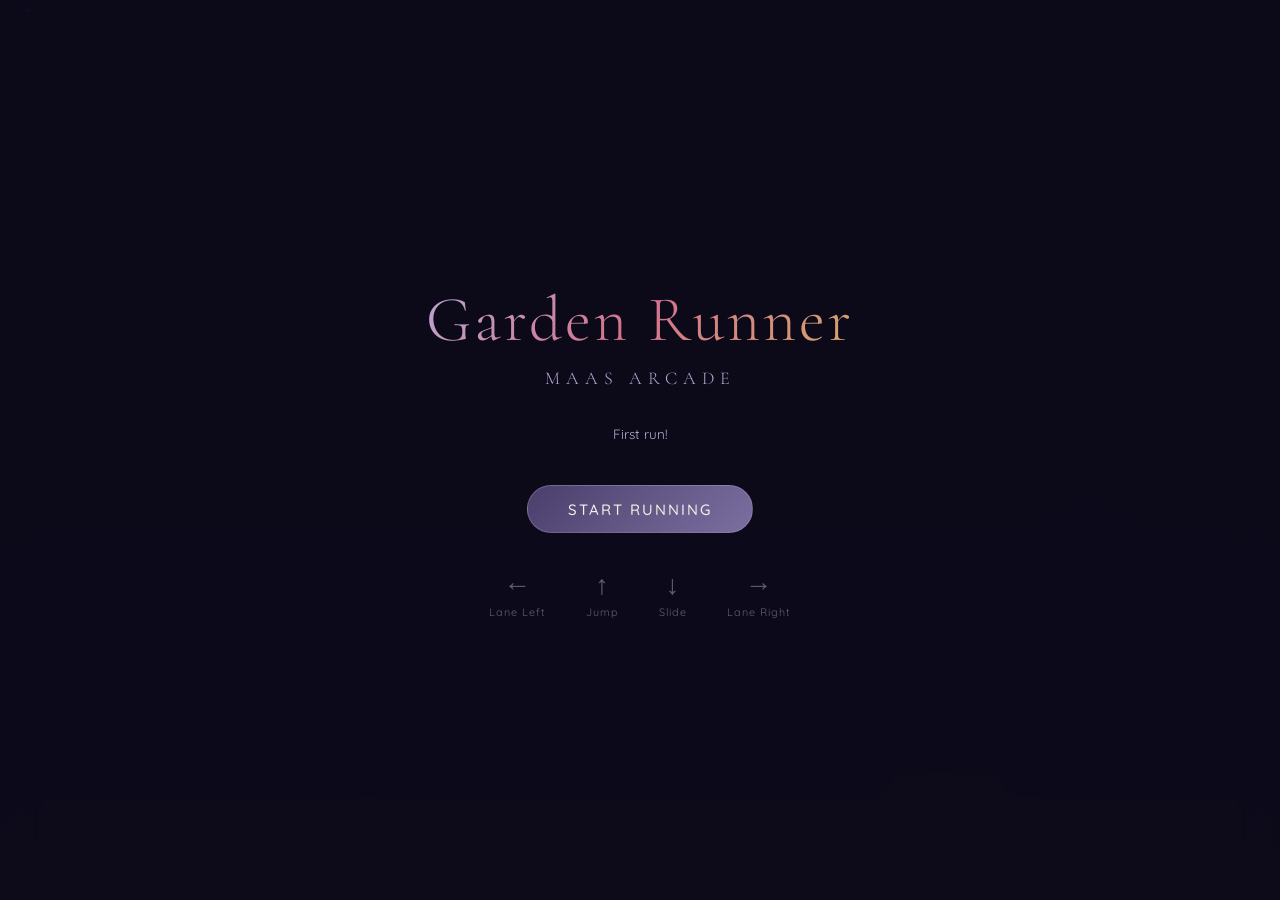
<file: games/garden-maze.html>
<!DOCTYPE html>
<html lang="en">
<head>
<meta charset="UTF-8">
<meta name="viewport" content="width=device-width, initial-scale=1.0, maximum-scale=1.0, user-scalable=no, viewport-fit=cover">
<title>Garden Runner | Maas Arcade</title>
<meta name="theme-color" content="#0d0a1a">
<meta name="apple-mobile-web-app-capable" content="yes">
<meta name="apple-mobile-web-app-status-bar-style" content="black-translucent">
<link rel="stylesheet" href="../shared.css">
<style>
  :root {
    --game-accent: var(--neon-lime);
    --game-glow: rgba(198,255,0,0.3);
  }

  #gameCanvas {
    position: fixed;
    top: 0;
    left: 0;
    width: 100%;
    height: 100%;
    z-index: 1;
    touch-action: none;
  }

  .btn-back {
    position: fixed;
    left: var(--spacing-sm);
    top: calc(var(--spacing-sm) + env(safe-area-inset-top));
    z-index: 100;
  }

  .hud {
    position: fixed;
    top: calc(var(--spacing-sm) + env(safe-area-inset-top));
    left: 0;
    right: 0;
    display: flex;
    justify-content: center;
    gap: clamp(12px, 3vw, 24px);
    z-index: 50;
    pointer-events: none;
    padding: 0 clamp(50px, 12vw, 70px);
  }

  .hud-item {
    text-align: center;
    background: rgba(30, 24, 50, 0.7);
    border: 1px solid var(--glass-border);
    border-radius: 10px;
    padding: clamp(2px, 0.4dvh, 4px) clamp(8px, 2vw, 14px);
    backdrop-filter: blur(10px);
    -webkit-backdrop-filter: blur(10px);
    min-width: clamp(55px, 14vw, 80px);
  }

  .hud-label {
    font-size: clamp(7px, 1dvh, 10px);
    letter-spacing: 1.5px;
    text-transform: uppercase;
    color: var(--iris-light);
    opacity: 0.6;
  }

  .hud-value {
    font-family: var(--font-display);
    font-size: clamp(16px, 2.8dvh, 26px);
    font-weight: 600;
    color: var(--moon-glow);
  }

  .hud-value.score-val {
    color: var(--neon-lime);
  }

  /* Power-up indicator */
  .powerup-indicator {
    position: fixed;
    bottom: calc(25% + 60px);
    left: 50%;
    transform: translateX(-50%);
    z-index: 50;
    pointer-events: none;
    font-size: clamp(12px, 1.8dvh, 16px);
    font-family: var(--font-ui);
    color: var(--neon-lime);
    text-shadow: 0 0 10px var(--game-glow);
    opacity: 0;
    transition: opacity 0.3s;
  }

  .powerup-indicator.visible {
    opacity: 1;
    animation: pulse 0.8s infinite;
  }

  /* Overlays */
  .game-overlay {
    position: fixed;
    inset: 0;
    z-index: 200;
    display: flex;
    flex-direction: column;
    align-items: center;
    justify-content: center;
    background: rgba(13, 10, 26, 0.92);
    backdrop-filter: blur(20px);
    -webkit-backdrop-filter: blur(20px);
    opacity: 0;
    pointer-events: none;
    transition: opacity 0.5s ease;
  }

  .game-overlay.visible {
    opacity: 1;
    pointer-events: all;
  }

  .menu-title {
    font-family: var(--font-display);
    font-size: clamp(40px, 8dvh, 64px);
    font-weight: 300;
    letter-spacing: 3px;
    margin-bottom: clamp(4px, 1dvh, 10px);
    animation: fadeInDown 0.8s ease;
  }

  .menu-subtitle {
    font-family: var(--font-display);
    font-size: clamp(12px, 2dvh, 18px);
    font-weight: 300;
    letter-spacing: 6px;
    text-transform: uppercase;
    color: var(--iris-light);
    opacity: 0.7;
    margin-bottom: clamp(20px, 4dvh, 40px);
    animation: fadeInDown 0.8s ease 0.1s both;
  }

  .tap-prompt {
    font-family: var(--font-ui);
    font-size: clamp(12px, 1.8dvh, 16px);
    letter-spacing: 3px;
    text-transform: uppercase;
    color: var(--iris-light);
    animation: pulse 2s infinite;
  }

  .best-score-line {
    font-family: var(--font-ui);
    font-size: clamp(11px, 1.5dvh, 14px);
    color: var(--iris-light);
    opacity: 0.5;
    margin-bottom: clamp(16px, 3dvh, 30px);
    animation: fadeIn 1s ease 0.3s both;
  }

  /* Game Over */
  .go-title {
    font-family: var(--font-display);
    font-size: clamp(36px, 6dvh, 52px);
    font-weight: 300;
    margin-bottom: var(--spacing-sm);
    animation: fadeInDown 0.8s ease;
    color: var(--petal-rose);
  }

  .go-score {
    font-family: var(--font-display);
    font-size: clamp(48px, 8dvh, 72px);
    font-weight: 600;
    color: var(--moon-glow);
    margin-bottom: var(--spacing-xs);
    animation: fadeInDown 0.6s ease 0.2s both;
  }

  .go-label {
    font-size: clamp(10px, 1.5dvh, 13px);
    letter-spacing: 3px;
    text-transform: uppercase;
    color: var(--iris-light);
    opacity: 0.6;
    margin-bottom: var(--spacing-md);
  }

  .go-stats {
    display: flex;
    gap: clamp(16px, 4vw, 30px);
    margin-bottom: var(--spacing-lg);
    animation: fadeInUp 0.6s ease 0.4s both;
  }

  .go-stat {
    text-align: center;
  }

  .go-stat-val {
    font-family: var(--font-display);
    font-size: clamp(20px, 3.5dvh, 32px);
    font-weight: 600;
    color: var(--moon-glow);
  }

  .go-stat-label {
    font-size: clamp(9px, 1.2dvh, 11px);
    letter-spacing: 2px;
    text-transform: uppercase;
    color: var(--iris-light);
    opacity: 0.5;
  }

  .go-new-best {
    font-family: var(--font-display);
    font-size: clamp(14px, 2dvh, 18px);
    color: var(--neon-lime);
    text-shadow: 0 0 15px var(--game-glow);
    letter-spacing: 3px;
    margin-bottom: var(--spacing-md);
    animation: pulse 1.5s infinite;
  }

  .go-buttons {
    display: flex;
    gap: clamp(10px, 2vw, 16px);
    animation: fadeInUp 0.6s ease 0.6s both;
  }

  /* Swipe hint arrows */
  .swipe-hints {
    display: flex;
    gap: clamp(20px, 5vw, 40px);
    margin-top: clamp(10px, 2dvh, 20px);
    animation: fadeIn 1s ease 0.5s both;
  }

  .swipe-hint {
    display: flex;
    flex-direction: column;
    align-items: center;
    gap: 4px;
    color: var(--iris-light);
    opacity: 0.5;
    font-size: clamp(9px, 1.2dvh, 11px);
    letter-spacing: 1px;
  }

  .swipe-hint .arrow {
    font-size: clamp(18px, 3dvh, 28px);
  }
</style>
</head>
<body>
<canvas id="gameCanvas"></canvas>

<a href="../index.html" class="btn-back" id="backBtn">&#8592;</a>

<div class="hud" id="hud" style="display:none;">
  <div class="hud-item">
    <div class="hud-label">Score</div>
    <div class="hud-value score-val" id="hudScore">0</div>
  </div>
  <div class="hud-item">
    <div class="hud-label">Dist</div>
    <div class="hud-value" id="hudDist">0</div>
  </div>
  <div class="hud-item">
    <div class="hud-label">x</div>
    <div class="hud-value" id="hudMulti">1</div>
  </div>
</div>

<div class="powerup-indicator" id="powerupInd">SHIELD ACTIVE</div>

<!-- Menu Overlay -->
<div class="game-overlay visible" id="menuOverlay">
  <div class="menu-title text-gradient">Garden Runner</div>
  <div class="menu-subtitle">Maas Arcade</div>
  <div class="best-score-line" id="menuBest"></div>
  <button class="btn-primary" id="btnStart" style="margin:16px 0">Start Running</button>
  <div class="swipe-hints">
    <div class="swipe-hint"><span class="arrow">&#8592;</span>Lane Left</div>
    <div class="swipe-hint"><span class="arrow">&#8593;</span>Jump</div>
    <div class="swipe-hint"><span class="arrow">&#8595;</span>Slide</div>
    <div class="swipe-hint"><span class="arrow">&#8594;</span>Lane Right</div>
  </div>
</div>

<!-- Game Over Overlay -->
<div class="game-overlay" id="gameOverOverlay">
  <div class="go-title">Garden's End</div>
  <div class="go-score" id="goScore">0</div>
  <div class="go-label">Score</div>
  <div class="go-new-best" id="goNewBest" style="display:none;">New Best!</div>
  <div class="go-stats">
    <div class="go-stat">
      <div class="go-stat-val" id="goDist">0</div>
      <div class="go-stat-label">Distance</div>
    </div>
    <div class="go-stat">
      <div class="go-stat-val" id="goBest">0</div>
      <div class="go-stat-label">Best</div>
    </div>
    <div class="go-stat">
      <div class="go-stat-val" id="goPetals">0</div>
      <div class="go-stat-label">Petals</div>
    </div>
  </div>
  <div class="go-buttons">
    <button class="btn-primary" id="btnRetry">Play Again</button>
    <a href="../index.html" class="btn-secondary">Exit</a>
  </div>
</div>

<script src="../shared.js"></script>
<script>
(() => {
'use strict';

// ═══════════════════════════════════════════
//  CONSTANTS
// ═══════════════════════════════════════════
const LANE_COUNT = 3;
const VW = 400;   // virtual width
const VH = 700;   // virtual height

// Perspective
const HORIZON_Y = 0.22;          // horizon line (fraction of VH)
const PLAYER_Y_FRAC = 0.78;      // player vertical position
const VANISH_X = VW / 2;         // vanishing point X
const VANISH_Y = VH * HORIZON_Y; // vanishing point Y
const ROAD_BOTTOM_WIDTH = VW * 0.92; // road width at bottom of screen
const ROAD_TOP_WIDTH = VW * 0.06;    // road width at horizon

// Lanes: -1 = left, 0 = center, 1 = right
const LANE_POSITIONS = [-1, 0, 1];

// Player
const PLAYER_SIZE = 36;
const LANE_SWITCH_MS = 180;
const JUMP_DURATION = 450;   // faster, snappier jump
const SLIDE_DURATION = 400;  // faster slide
const JUMP_HEIGHT = 95;

// World depth
const WORLD_DEPTH = 200;     // how far ahead objects spawn (z units)
const SPAWN_Z = WORLD_DEPTH;
const DESPAWN_Z = -5;

// Speed
const BASE_SPEED = 45;       // z-units per second at speed 1.0 (slower start for readability)
const SPEED_INCREMENT = 0.08;
const SPEED_INTERVAL = 600;  // distance units between speed-ups
const MAX_SPEED = 2.5;

// Spawning
const BASE_OBSTACLE_INTERVAL = 2.2; // seconds between obstacles at speed 1 (more breathing room)
const BASE_COLLECTIBLE_INTERVAL = 0.8;
const MIN_OBSTACLE_INTERVAL = 0.7;

// Colors
const COL_NEON_LIME = '#c6ff00';
const COL_NEON_LIME_GLOW = 'rgba(198,255,0,0.4)';
const COL_ROSE = '#d4728c';
const COL_BLOOM = '#e040fb';
const COL_GEM = '#00e5ff';
const COL_SHIELD = '#76ff03';
const COL_STONE = '#5a5068';
const COL_VINE = '#4a7a4f';
const COL_WALL = '#3d3555';
const COL_PATH = '#1e1830';
const COL_PATH_LINE = 'rgba(184,169,212,0.12)';
const COL_SKY_TOP = '#0d0a1a';
const COL_HORIZON = '#1a1528';

const MAX_PARTICLES = 50;

// ═══════════════════════════════════════════
//  STATE
// ═══════════════════════════════════════════
let state = 'menu'; // menu | playing | dead
let canvas, ctx;
let cw, ch; // canvas pixel dimensions
let scaleX, scaleY, scaleFactor;

// Player state
let playerLane = 1;       // 0, 1, 2
let playerLaneVisual = 1; // smooth interpolation
let playerLaneSwitchStart = 0;
let playerLaneFrom = 1;
let playerLaneTo = 1;

let isJumping = false;
let jumpStartTime = 0;
let jumpProgress = 0; // 0-1

let isSliding = false;
let slideStartTime = 0;
let slideProgress = 0;

let hasShield = false;
let shieldTimer = 0;

let speed = 1.0;
let distance = 0;
let score = 0;
let comboMultiplier = 1;
let comboTimer = 0;
let lastMilestone = 0;

// World objects
let obstacles = [];
let collectibles = [];
let particles = [];

// Background layers
let bgTreeOffset = 0;
let bgMountainOffset = 0;
let pathLineOffset = 0;

// Sky color cycle
let skyPhase = 0;

// Timing
let lastTime = 0;
let accumulator = 0;
const FIXED_DT = 1 / 60;

// Screen shake
let shakeAmount = 0;
let shakeDecay = 0;

// Flash effect
let flashAlpha = 0;
let flashColor = '#fff';

// Near miss tracking
let nearMissTimer = 0;

// Obstacle / collectible spawn timers
let obstacleTimer = 0;
let collectibleTimer = 0;

// ═══════════════════════════════════════════
//  DOM REFS
// ═══════════════════════════════════════════
const hudEl = document.getElementById('hud');
const hudScore = document.getElementById('hudScore');
const hudDist = document.getElementById('hudDist');
const hudMulti = document.getElementById('hudMulti');
const powerupInd = document.getElementById('powerupInd');
const menuOverlay = document.getElementById('menuOverlay');
const gameOverOverlay = document.getElementById('gameOverOverlay');
const goScoreEl = document.getElementById('goScore');
const goDistEl = document.getElementById('goDist');
const goBestEl = document.getElementById('goBest');
const goPetalsEl = document.getElementById('goPetals');
const goNewBestEl = document.getElementById('goNewBest');
const menuBestEl = document.getElementById('menuBest');
const btnRetry = document.getElementById('btnRetry');
const btnStart = document.getElementById('btnStart');

// ═══════════════════════════════════════════
//  CANVAS SETUP
// ═══════════════════════════════════════════
canvas = document.getElementById('gameCanvas');
ctx = canvas.getContext('2d');

function resize() {
  const dpr = Math.min(window.devicePixelRatio || 1, 2);
  cw = window.innerWidth;
  ch = window.innerHeight;
  canvas.width = cw * dpr;
  canvas.height = ch * dpr;
  canvas.style.width = cw + 'px';
  canvas.style.height = ch + 'px';
  ctx.setTransform(dpr, 0, 0, dpr, 0, 0);
  scaleX = cw / VW;
  scaleY = ch / VH;
  scaleFactor = Math.min(scaleX, scaleY);
}

window.addEventListener('resize', resize);
resize();

// ═══════════════════════════════════════════
//  PERSPECTIVE PROJECTION
// ═══════════════════════════════════════════
// z: 0 = at player, WORLD_DEPTH = at horizon
// returns {x, y, scale} in screen coords
function project(laneOffset, z, elevation) {
  elevation = elevation || 0;
  const t = z / WORLD_DEPTH; // 0 at player, 1 at horizon
  const t2 = Math.max(0, Math.min(1, t));

  // Y position: lerp from bottom to horizon
  const bottomY = ch * PLAYER_Y_FRAC;
  const topY = ch * HORIZON_Y;
  const sy = bottomY + (topY - bottomY) * t2;

  // Road width at this depth
  const roadW = ROAD_BOTTOM_WIDTH * scaleX * (1 - t2) + ROAD_TOP_WIDTH * scaleX * t2;
  const laneW = roadW / LANE_COUNT;

  // X position: center + lane offset
  const cx = cw / 2;
  const sx = cx + laneOffset * laneW;

  // Scale: objects appear smaller at distance
  const objScale = (1 - t2 * 0.85) * scaleFactor;

  // Elevation (for jumping)
  const elevationScreen = elevation * objScale;

  return { x: sx, y: sy - elevationScreen, scale: objScale, roadW, laneW, t: t2 };
}

// ═══════════════════════════════════════════
//  SPAWNING
// ═══════════════════════════════════════════
function spawnObstacle() {
  const difficulty = Math.min(speed / MAX_SPEED, 1);
  const r = Math.random();
  let type, lane, lanes;

  // Early game: only simple single-lane obstacles until distance > 200
  const isEarly = distance < 200;
  const isMid = distance < 600;

  if (isEarly || r < 0.4) {
    // Simple single-lane obstacle: either jump or slide
    if (Math.random() < 0.55) {
      // Low obstacle (must jump) — most common early
      type = 'low';
      lane = Math.floor(Math.random() * 3);
      obstacles.push({ type, lane, z: SPAWN_Z, height: 0.4, color: COL_STONE });
    } else {
      // High obstacle (must slide)
      type = 'high';
      lane = Math.floor(Math.random() * 3);
      obstacles.push({ type, lane, z: SPAWN_Z, height: 0.6, color: COL_VINE });
    }
  } else if (!isMid && r < 0.55 + difficulty * 0.1) {
    // Double obstacle: two lanes blocked (low) — only after distance 600
    const blocked1 = Math.floor(Math.random() * 3);
    let blocked2 = (blocked1 + 1 + Math.floor(Math.random() * 2)) % 3;
    obstacles.push({ type: 'low', lane: blocked1, z: SPAWN_Z, height: 0.4, color: COL_STONE });
    obstacles.push({ type: 'low', lane: blocked2, z: SPAWN_Z, height: 0.4, color: COL_STONE });
  } else if (!isMid && r < 0.7 + difficulty * 0.1) {
    // Wall with one gap — only after distance 600
    const gap = Math.floor(Math.random() * 3);
    for (let i = 0; i < 3; i++) {
      if (i !== gap) {
        obstacles.push({ type: 'wall', lane: i, z: SPAWN_Z, height: 0.8, color: COL_WALL });
      }
    }
  } else if (r < 0.85) {
    // Single lane block (jump or slide)
    if (Math.random() < 0.5) {
      obstacles.push({ type: 'low', lane: Math.floor(Math.random() * 3), z: SPAWN_Z, height: 0.4, color: COL_STONE });
    } else {
      obstacles.push({ type: 'high', lane: Math.floor(Math.random() * 3), z: SPAWN_Z, height: 0.6, color: COL_VINE });
    }
  } else {
    // Mixed: one low + one high in different lanes
    const lowLane = Math.floor(Math.random() * 3);
    let highLane = (lowLane + 1 + Math.floor(Math.random() * 2)) % 3;
    obstacles.push({ type: 'low', lane: lowLane, z: SPAWN_Z, height: 0.4, color: COL_STONE });
    obstacles.push({ type: 'high', lane: highLane, z: SPAWN_Z, height: 0.6, color: COL_VINE });
  }
}

function spawnCollectible() {
  const r = Math.random();
  let type, lane, value, color, symbol;

  lane = Math.floor(Math.random() * 3);

  if (r < 0.65) {
    type = 'petal'; value = 1; color = COL_ROSE; symbol = '\u{1F339}';
  } else if (r < 0.85) {
    type = 'bloom'; value = 10; color = COL_BLOOM; symbol = '\u{1F338}';
  } else if (r < 0.94) {
    type = 'gem'; value = 0; color = COL_GEM; symbol = '\u{1F48E}';
  } else {
    type = 'shield'; value = 0; color = COL_SHIELD; symbol = '\u{1F33F}';
  }

  // Occasionally spawn a row of petals across lanes
  if (type === 'petal' && Math.random() < 0.3) {
    for (let i = 0; i < 3; i++) {
      collectibles.push({ type, lane: i, z: SPAWN_Z, value, color, symbol, bobPhase: Math.random() * Math.PI * 2 });
    }
  } else {
    collectibles.push({ type, lane, z: SPAWN_Z, value, color, symbol, bobPhase: Math.random() * Math.PI * 2 });
  }
}

// ═══════════════════════════════════════════
//  PARTICLES
// ═══════════════════════════════════════════
function spawnParticles(x, y, color, count) {
  count = count || 8;
  for (let i = 0; i < count && particles.length < MAX_PARTICLES; i++) {
    particles.push({
      x, y,
      vx: (Math.random() - 0.5) * 3,
      vy: (Math.random() - 0.5) * 3 - 1.5,
      life: 1,
      decay: 0.02 + Math.random() * 0.02,
      size: 2 + Math.random() * 4,
      color
    });
  }
}

function spawnTrailParticle(x, y) {
  if (particles.length >= MAX_PARTICLES) return;
  particles.push({
    x: x + (Math.random() - 0.5) * 6,
    y: y + Math.random() * 4,
    vx: (Math.random() - 0.5) * 0.5,
    vy: Math.random() * 0.5,
    life: 0.6,
    decay: 0.03,
    size: 1.5 + Math.random() * 2,
    color: COL_NEON_LIME
  });
}

// ═══════════════════════════════════════════
//  PLAYER ACTIONS
// ═══════════════════════════════════════════
function moveLeft() {
  if (state !== 'playing') return;
  if (playerLane > 0) {
    playerLaneFrom = playerLaneVisual;
    playerLaneTo = playerLane - 1;
    playerLane = playerLaneTo;
    playerLaneSwitchStart = performance.now();
    AudioManager.playClick();
    haptic('light');
  }
}

function moveRight() {
  if (state !== 'playing') return;
  if (playerLane < 2) {
    playerLaneFrom = playerLaneVisual;
    playerLaneTo = playerLane + 1;
    playerLane = playerLaneTo;
    playerLaneSwitchStart = performance.now();
    AudioManager.playClick();
    haptic('light');
  }
}

let bufferedAction = null; // 'jump' or 'slide' — queued if currently in action

function jump() {
  if (state !== 'playing') return;
  if (isSliding) {
    // Cancel slide into jump if past 50%
    if (slideProgress > 0.5) {
      isSliding = false;
      slideProgress = 0;
    } else {
      bufferedAction = 'jump';
      return;
    }
  }
  if (isJumping) {
    bufferedAction = 'jump';
    return;
  }
  isJumping = true;
  jumpStartTime = performance.now();
  jumpProgress = 0;
  bufferedAction = null;
  AudioManager.playClick();
  haptic('light');
}

function slide() {
  if (state !== 'playing') return;
  if (isJumping) {
    // Cancel jump into slide if past peak (descending)
    if (jumpProgress > 0.5) {
      isJumping = false;
      jumpProgress = 0;
    } else {
      bufferedAction = 'slide';
      return;
    }
  }
  if (isSliding) {
    bufferedAction = 'slide';
    return;
  }
  isSliding = true;
  slideStartTime = performance.now();
  slideProgress = 0;
  bufferedAction = null;
  AudioManager.playClick();
  haptic('light');
}

// ═══════════════════════════════════════════
//  COLLISION DETECTION
// ═══════════════════════════════════════════
function checkCollisions() {
  const playerZ = 0;
  // Forgiving hit zone that scales with speed — faster = wider zone so you don't phase through
  const hitZone = 6 + speed * 3;

  for (let i = obstacles.length - 1; i >= 0; i--) {
    const obs = obstacles[i];
    // Asymmetric: more forgiving after the obstacle passes (player side)
    if (obs.z > hitZone * 0.7 || obs.z < -hitZone) continue;
    if (obs.lane !== playerLane) continue;

    // Check based on obstacle type
    let hit = false;
    if (obs.type === 'low') {
      // Must jump over low obstacles — generous window
      hit = !isJumping || jumpProgress < 0.08 || jumpProgress > 0.92;
    } else if (obs.type === 'high') {
      // Must slide under high obstacles — generous window
      hit = !isSliding || slideProgress < 0.05 || slideProgress > 0.95;
    } else if (obs.type === 'wall') {
      // Walls block entirely - can't jump or slide
      hit = true;
    }

    if (hit) {
      if (hasShield) {
        hasShield = false;
        shieldTimer = 0;
        powerupInd.classList.remove('visible');
        obstacles.splice(i, 1);
        const p = project(LANE_POSITIONS[playerLane], 0, 0);
        spawnParticles(p.x, p.y, COL_SHIELD, 15);
        flashAlpha = 0.3;
        flashColor = COL_SHIELD;
        AudioManager.playClick();
        haptic('medium');
        continue;
      }
      die();
      return;
    }

    // Near miss detection (close but not hit)
    if (Math.abs(obs.z) < hitZone * 1.5 && !obs.nearMissed) {
      obs.nearMissed = true;
      comboMultiplier = Math.min(comboMultiplier + 0.5, 5);
      comboTimer = 3;
      score += Math.floor(5 * comboMultiplier);
      nearMissTimer = 0.5;
    }
  }

  // Collectible pickup
  for (let i = collectibles.length - 1; i >= 0; i--) {
    const col = collectibles[i];
    if (col.z > hitZone || col.z < -hitZone) continue;
    if (col.lane !== playerLane) continue;

    // For jump height collectibles - always collect if in lane
    const p = project(LANE_POSITIONS[col.lane], col.z, 0);
    spawnParticles(p.x, p.y, col.color, 6);

    if (col.type === 'petal' || col.type === 'bloom') {
      score += Math.floor(col.value * comboMultiplier);
      AudioManager.playPlace();
    } else if (col.type === 'gem') {
      // Speed boost visual
      flashAlpha = 0.2;
      flashColor = COL_GEM;
      speed = Math.min(speed + 0.3, MAX_SPEED);
      AudioManager.playClear();
    } else if (col.type === 'shield') {
      hasShield = true;
      shieldTimer = 15; // seconds
      powerupInd.textContent = 'SHIELD ACTIVE';
      powerupInd.classList.add('visible');
      AudioManager.playClear();
    }

    haptic('light');
    collectibles.splice(i, 1);
  }
}

// ═══════════════════════════════════════════
//  GAME STATE MANAGEMENT
// ═══════════════════════════════════════════
function startGame() {
  state = 'playing';
  playerLane = 1;
  playerLaneVisual = 1;
  playerLaneFrom = 1;
  playerLaneTo = 1;
  isJumping = false;
  isSliding = false;
  hasShield = false;
  shieldTimer = 0;
  speed = 1.0;
  distance = 0;
  score = 0;
  comboMultiplier = 1;
  comboTimer = 0;
  lastMilestone = 0;
  obstacles = [];
  collectibles = [];
  particles = [];
  obstacleTimer = 2.5; // grace period: no obstacles for first 2.5 seconds
  collectibleTimer = 0.5;
  shakeAmount = 0;
  flashAlpha = 0;
  nearMissTimer = 0;
  skyPhase = 0;
  bgTreeOffset = 0;
  bgMountainOffset = 0;
  pathLineOffset = 0;
  lastTime = performance.now();
  accumulator = 0;

  menuOverlay.classList.remove('visible');
  gameOverOverlay.classList.remove('visible');
  hudEl.style.display = '';
  powerupInd.classList.remove('visible');
}

function die() {
  state = 'dead';
  AudioManager.playFail();
  haptic('heavy');
  shakeAmount = 12;
  shakeDecay = 0.9;

  // Player explosion
  const p = project(LANE_POSITIONS[playerLane], 0, isJumping ? JUMP_HEIGHT * Math.sin(jumpProgress * Math.PI) : 0);
  spawnParticles(p.x, p.y, COL_NEON_LIME, 20);
  spawnParticles(p.x, p.y, COL_ROSE, 10);

  // Score submission
  const finalScore = Math.floor(score + distance);
  const isNewBest = ArcadeData.submitScore('garden-maze', finalScore);
  const petalsEarned = Math.floor(finalScore / 50);
  ArcadeData.earnPetals(petalsEarned);

  // Update game over screen
  goScoreEl.textContent = finalScore;
  goDistEl.textContent = Math.floor(distance);
  goBestEl.textContent = ArcadeData.getBest('garden-maze');
  goPetalsEl.textContent = petalsEarned;
  goNewBestEl.style.display = isNewBest ? '' : 'none';

  // Show overlay after short delay for death animation
  setTimeout(() => {
    gameOverOverlay.classList.add('visible');
    hudEl.style.display = 'none';
  }, 800);
}

// ═══════════════════════════════════════════
//  UPDATE (fixed timestep)
// ═══════════════════════════════════════════
function update(dt) {
  if (state !== 'playing') return;

  const moveSpeed = BASE_SPEED * speed * dt;

  // Distance & score
  distance += moveSpeed * 0.5;
  score += moveSpeed * 0.1 * comboMultiplier;

  // Speed increase
  const milestone = Math.floor(distance / SPEED_INTERVAL);
  if (milestone > lastMilestone) {
    lastMilestone = milestone;
    speed = Math.min(speed + SPEED_INCREMENT, MAX_SPEED);
    AudioManager.playClear();
    flashAlpha = 0.15;
    flashColor = COL_NEON_LIME;
  }

  // Sky phase (dawn to dusk cycle)
  skyPhase = (distance / 5000) % 1;

  // Combo decay
  if (comboTimer > 0) {
    comboTimer -= dt;
    if (comboTimer <= 0) {
      comboMultiplier = 1;
    }
  }

  // Shield timer
  if (hasShield) {
    shieldTimer -= dt;
    if (shieldTimer <= 0) {
      hasShield = false;
      powerupInd.classList.remove('visible');
    }
  }

  // Near miss display
  if (nearMissTimer > 0) nearMissTimer -= dt;

  // Player lane smooth interpolation
  const now = performance.now();
  const laneElapsed = now - playerLaneSwitchStart;
  if (laneElapsed < LANE_SWITCH_MS) {
    const t = laneElapsed / LANE_SWITCH_MS;
    const ease = t * (2 - t); // ease out
    playerLaneVisual = playerLaneFrom + (playerLaneTo - playerLaneFrom) * ease;
  } else {
    playerLaneVisual = playerLane;
  }

  // Jump
  if (isJumping) {
    jumpProgress = (now - jumpStartTime) / JUMP_DURATION;
    if (jumpProgress >= 1) {
      isJumping = false;
      jumpProgress = 0;
      // Execute buffered action
      if (bufferedAction === 'slide') { slide(); }
      else if (bufferedAction === 'jump') { jump(); }
      bufferedAction = null;
    }
  }

  // Slide
  if (isSliding) {
    slideProgress = (now - slideStartTime) / SLIDE_DURATION;
    if (slideProgress >= 1) {
      isSliding = false;
      slideProgress = 0;
      // Execute buffered action
      if (bufferedAction === 'jump') { jump(); }
      else if (bufferedAction === 'slide') { slide(); }
      bufferedAction = null;
    }
  }

  // Move obstacles toward player
  for (let i = obstacles.length - 1; i >= 0; i--) {
    obstacles[i].z -= moveSpeed;
    if (obstacles[i].z < DESPAWN_Z) {
      obstacles.splice(i, 1);
    }
  }

  // Move collectibles toward player
  for (let i = collectibles.length - 1; i >= 0; i--) {
    collectibles[i].z -= moveSpeed;
    if (collectibles[i].z < DESPAWN_Z) {
      collectibles.splice(i, 1);
    }
  }

  // Spawn obstacles
  obstacleTimer -= dt;
  if (obstacleTimer <= 0) {
    spawnObstacle();
    const interval = Math.max(MIN_OBSTACLE_INTERVAL, BASE_OBSTACLE_INTERVAL / speed);
    obstacleTimer = interval * (0.7 + Math.random() * 0.6);
  }

  // Spawn collectibles
  collectibleTimer -= dt;
  if (collectibleTimer <= 0) {
    spawnCollectible();
    collectibleTimer = BASE_COLLECTIBLE_INTERVAL * (0.6 + Math.random() * 0.8);
  }

  // Collision detection
  checkCollisions();

  // Update particles
  for (let i = particles.length - 1; i >= 0; i--) {
    const p = particles[i];
    p.x += p.vx;
    p.y += p.vy;
    p.vy += 0.05;
    p.life -= p.decay;
    if (p.life <= 0) particles.splice(i, 1);
  }

  // Player trail particles
  if (Math.random() < 0.3 * speed) {
    const pp = project(LANE_POSITIONS[playerLane], 0, 0);
    spawnTrailParticle(pp.x, pp.y);
  }

  // Background scroll
  pathLineOffset = (pathLineOffset + moveSpeed * 2) % 60;
  bgTreeOffset += moveSpeed * 0.6 * dt;
  bgMountainOffset += moveSpeed * 0.2 * dt;

  // Screen shake decay
  if (shakeAmount > 0.1) {
    shakeAmount *= shakeDecay;
  } else {
    shakeAmount = 0;
  }

  // Flash decay
  if (flashAlpha > 0) {
    flashAlpha -= dt * 2;
    if (flashAlpha < 0) flashAlpha = 0;
  }

  // Update HUD
  hudScore.textContent = Math.floor(score + distance);
  hudDist.textContent = Math.floor(distance);
  hudMulti.textContent = comboMultiplier > 1 ? comboMultiplier.toFixed(1) : '1';
}

// ═══════════════════════════════════════════
//  RENDER
// ═══════════════════════════════════════════
function render() {
  ctx.save();

  // Screen shake
  if (shakeAmount > 0.5) {
    ctx.translate(
      (Math.random() - 0.5) * shakeAmount * 2,
      (Math.random() - 0.5) * shakeAmount * 2
    );
  }

  // Clear
  ctx.clearRect(-20, -20, cw + 40, ch + 40);

  // ── Sky gradient (shifts with skyPhase) ──
  drawSky();

  // ── Parallax background layers ──
  drawBackground();

  // ── Road / path ──
  drawRoad();

  // ── Road markings (perspective lines) ──
  drawRoadLines();

  // ── Sort objects by z (far to near) ──
  const allObjects = [];
  obstacles.forEach(o => allObjects.push({ ...o, objType: 'obstacle' }));
  collectibles.forEach(c => allObjects.push({ ...c, objType: 'collectible' }));
  allObjects.sort((a, b) => b.z - a.z);

  // ── Draw objects ──
  for (const obj of allObjects) {
    if (obj.z < -3 || obj.z > WORLD_DEPTH + 5) continue;
    if (obj.objType === 'obstacle') {
      drawObstacle(obj);
    } else {
      drawCollectible(obj);
    }
  }

  // ── Draw player ──
  drawPlayer();

  // ── Particles ──
  for (const p of particles) {
    ctx.save();
    ctx.globalAlpha = Math.max(0, p.life);
    ctx.fillStyle = p.color;
    ctx.shadowColor = p.color;
    ctx.shadowBlur = 6;
    ctx.beginPath();
    ctx.arc(p.x, p.y, p.size, 0, Math.PI * 2);
    ctx.fill();
    ctx.restore();
  }

  // ── Near miss text ──
  if (nearMissTimer > 0 && state === 'playing') {
    ctx.save();
    ctx.globalAlpha = nearMissTimer / 0.5;
    ctx.font = `${Math.floor(20 * scaleFactor)}px 'Cormorant Garamond', serif`;
    ctx.fillStyle = COL_NEON_LIME;
    ctx.shadowColor = COL_NEON_LIME_GLOW;
    ctx.shadowBlur = 15;
    ctx.textAlign = 'center';
    ctx.fillText(`NEAR MISS x${comboMultiplier.toFixed(1)}`, cw / 2, ch * 0.55);
    ctx.restore();
  }

  // ── Flash overlay ──
  if (flashAlpha > 0) {
    ctx.save();
    ctx.globalAlpha = flashAlpha;
    ctx.fillStyle = flashColor;
    ctx.fillRect(0, 0, cw, ch);
    ctx.restore();
  }

  ctx.restore();
}

// ── Sky ──
function drawSky() {
  const grad = ctx.createLinearGradient(0, 0, 0, ch * HORIZON_Y + 40);

  // Cycle through colors based on skyPhase
  const phase = skyPhase;
  let topR, topG, topB, botR, botG, botB;

  if (phase < 0.25) {
    // Night to dawn
    const t = phase / 0.25;
    topR = lerp(13, 30, t); topG = lerp(10, 15, t); topB = lerp(26, 40, t);
    botR = lerp(26, 60, t); botG = lerp(21, 30, t); botB = lerp(40, 50, t);
  } else if (phase < 0.5) {
    // Dawn to day
    const t = (phase - 0.25) / 0.25;
    topR = lerp(30, 20, t); topG = lerp(15, 18, t); topB = lerp(40, 50, t);
    botR = lerp(60, 45, t); botG = lerp(30, 25, t); botB = lerp(50, 60, t);
  } else if (phase < 0.75) {
    // Day to dusk
    const t = (phase - 0.5) / 0.25;
    topR = lerp(20, 40, t); topG = lerp(18, 12, t); topB = lerp(50, 35, t);
    botR = lerp(45, 70, t); botG = lerp(25, 20, t); botB = lerp(60, 40, t);
  } else {
    // Dusk to night
    const t = (phase - 0.75) / 0.25;
    topR = lerp(40, 13, t); topG = lerp(12, 10, t); topB = lerp(35, 26, t);
    botR = lerp(70, 26, t); botG = lerp(20, 21, t); botB = lerp(40, 40, t);
  }

  grad.addColorStop(0, `rgb(${Math.floor(topR)},${Math.floor(topG)},${Math.floor(topB)})`);
  grad.addColorStop(1, `rgb(${Math.floor(botR)},${Math.floor(botG)},${Math.floor(botB)})`);
  ctx.fillStyle = grad;
  ctx.fillRect(0, 0, cw, ch * HORIZON_Y + 40);

  // Stars (visible in darker phases)
  const starAlpha = Math.max(0, 1 - skyPhase * 4) * 0.6;
  if (starAlpha > 0.05) {
    ctx.save();
    ctx.globalAlpha = starAlpha;
    ctx.fillStyle = '#e8e0f0';
    // Fixed star positions using seeded values
    for (let i = 0; i < 30; i++) {
      const sx = ((i * 137.5) % cw);
      const sy = ((i * 97.3 + 20) % (ch * HORIZON_Y * 0.8));
      const ss = 0.5 + (i % 3) * 0.5;
      ctx.beginPath();
      ctx.arc(sx, sy, ss, 0, Math.PI * 2);
      ctx.fill();
    }
    ctx.restore();
  }
}

// ── Background (parallax layers) ──
function drawBackground() {
  const horizonY = ch * HORIZON_Y;

  // Distant mountains/hills
  ctx.save();
  ctx.fillStyle = '#1a1530';
  ctx.beginPath();
  ctx.moveTo(0, horizonY + 10);
  for (let x = 0; x <= cw; x += 20) {
    const h = Math.sin((x + bgMountainOffset * 40) * 0.008) * 25 +
              Math.sin((x + bgMountainOffset * 40) * 0.015) * 15;
    ctx.lineTo(x, horizonY - h * scaleY - 5);
  }
  ctx.lineTo(cw, horizonY + 10);
  ctx.closePath();
  ctx.fill();
  ctx.restore();

  // Mid-ground trees (silhouettes)
  ctx.save();
  ctx.fillStyle = '#151225';
  const treeSpacing = 60 * scaleX;
  const treeOffset = (bgTreeOffset * 30) % treeSpacing;
  for (let x = -treeSpacing + treeOffset; x < cw + treeSpacing; x += treeSpacing) {
    const h = 18 + Math.sin(x * 0.05) * 8;
    // Tree trunk
    ctx.fillRect(x - 2 * scaleX, horizonY - h * scaleY, 4 * scaleX, h * scaleY + 5);
    // Tree canopy (triangle)
    ctx.beginPath();
    ctx.moveTo(x - 12 * scaleX, horizonY - (h - 5) * scaleY);
    ctx.lineTo(x + 12 * scaleX, horizonY - (h - 5) * scaleY);
    ctx.lineTo(x, horizonY - (h + 15) * scaleY);
    ctx.closePath();
    ctx.fill();
  }
  ctx.restore();

  // Art nouveau decorative border at horizon
  ctx.save();
  ctx.strokeStyle = 'rgba(184,169,212,0.08)';
  ctx.lineWidth = 1;
  ctx.beginPath();
  ctx.moveTo(0, horizonY + 2);
  for (let x = 0; x <= cw; x += 3) {
    const wave = Math.sin(x * 0.03 + distance * 0.01) * 3;
    ctx.lineTo(x, horizonY + 2 + wave);
  }
  ctx.stroke();
  ctx.restore();
}

// ── Road ──
function drawRoad() {
  const horizonY = ch * HORIZON_Y;
  const bottomY = ch;

  // Road shape (trapezoid converging to vanishing point)
  const topLeft = cw / 2 - ROAD_TOP_WIDTH * scaleX / 2;
  const topRight = cw / 2 + ROAD_TOP_WIDTH * scaleX / 2;
  const botLeft = cw / 2 - ROAD_BOTTOM_WIDTH * scaleX / 2;
  const botRight = cw / 2 + ROAD_BOTTOM_WIDTH * scaleX / 2;

  // Road fill (gradient)
  const roadGrad = ctx.createLinearGradient(0, horizonY, 0, bottomY);
  roadGrad.addColorStop(0, '#151020');
  roadGrad.addColorStop(0.5, '#1a1530');
  roadGrad.addColorStop(1, '#201838');

  ctx.fillStyle = roadGrad;
  ctx.beginPath();
  ctx.moveTo(topLeft, horizonY);
  ctx.lineTo(topRight, horizonY);
  ctx.lineTo(botRight, bottomY);
  ctx.lineTo(botLeft, bottomY);
  ctx.closePath();
  ctx.fill();

  // Road edge glow
  ctx.save();
  ctx.strokeStyle = 'rgba(198,255,0,0.15)';
  ctx.lineWidth = 1.5;
  ctx.shadowColor = COL_NEON_LIME_GLOW;
  ctx.shadowBlur = 8;

  // Left edge
  ctx.beginPath();
  ctx.moveTo(topLeft, horizonY);
  ctx.lineTo(botLeft, bottomY);
  ctx.stroke();

  // Right edge
  ctx.beginPath();
  ctx.moveTo(topRight, horizonY);
  ctx.lineTo(botRight, bottomY);
  ctx.stroke();
  ctx.restore();

  // Foreground path edge decoration (flowers/vines along edges)
  drawPathEdges(botLeft, botRight, horizonY, bottomY, topLeft, topRight);
}

function drawPathEdges(botLeft, botRight, topY, botY, topLeft, topRight) {
  ctx.save();
  ctx.globalAlpha = 0.3;
  // Small flower dots along the edges
  const steps = 12;
  for (let i = 0; i < steps; i++) {
    const t = i / steps;
    const lx = lerp(topLeft, botLeft, t) - 4 * scaleX;
    const rx = lerp(topRight, botRight, t) + 4 * scaleX;
    const y = lerp(topY, botY, t);
    const sz = (1 + t * 3) * scaleFactor;

    // Left flower
    ctx.fillStyle = COL_ROSE;
    ctx.beginPath();
    ctx.arc(lx, y, sz, 0, Math.PI * 2);
    ctx.fill();

    // Right flower
    ctx.fillStyle = '#8fb89a';
    ctx.beginPath();
    ctx.arc(rx, y, sz, 0, Math.PI * 2);
    ctx.fill();
  }
  ctx.restore();
}

// ── Road Lines ──
function drawRoadLines() {
  const horizonY = ch * HORIZON_Y;
  const bottomY = ch;

  // Lane dividers
  ctx.save();
  ctx.strokeStyle = 'rgba(184,169,212,0.1)';
  ctx.lineWidth = 1;

  for (let lane = 1; lane < LANE_COUNT; lane++) {
    const laneT = lane / LANE_COUNT;
    ctx.beginPath();
    const topX = cw / 2 + (laneT - 0.5) * ROAD_TOP_WIDTH * scaleX;
    const botX = cw / 2 + (laneT - 0.5) * ROAD_BOTTOM_WIDTH * scaleX;
    ctx.moveTo(topX, horizonY);
    ctx.lineTo(botX, bottomY);
    ctx.stroke();
  }

  // Scrolling cross lines for depth effect
  ctx.strokeStyle = 'rgba(184,169,212,0.06)';
  const lineSpacing = 60;
  for (let z = (pathLineOffset % lineSpacing); z < WORLD_DEPTH; z += lineSpacing) {
    const t = z / WORLD_DEPTH;
    const y = lerp(bottomY, horizonY, t);
    const roadW = lerp(ROAD_BOTTOM_WIDTH * scaleX, ROAD_TOP_WIDTH * scaleX, t);
    const cx = cw / 2;

    ctx.beginPath();
    ctx.moveTo(cx - roadW / 2, y);
    ctx.lineTo(cx + roadW / 2, y);
    ctx.stroke();
  }
  ctx.restore();
}

// ── Obstacle Drawing ──
function drawObstacle(obs) {
  const laneOffset = LANE_POSITIONS[obs.lane];
  const p = project(laneOffset, obs.z, 0);
  if (p.scale < 0.02) return;

  const w = p.laneW * 0.75;
  const h = obs.height * 40 * p.scale;

  ctx.save();

  // Draw warning indicator on the ground plane when obstacle is close
  if (obs.z < 60 && obs.z > 0) {
    const warnAlpha = Math.max(0, (1 - obs.z / 60)) * 0.35;
    const warnP = project(laneOffset, 0, 0);
    ctx.save();
    ctx.globalAlpha = warnAlpha;
    if (obs.type === 'low') {
      // Upward arrow hint: jump
      ctx.fillStyle = '#ffcc00';
      ctx.font = `${Math.floor(22 * scaleFactor)}px sans-serif`;
      ctx.textAlign = 'center';
      ctx.fillText('\u25B2', warnP.x, warnP.y - 10 * scaleFactor);
    } else if (obs.type === 'high') {
      // Downward arrow hint: slide
      ctx.fillStyle = '#00ccff';
      ctx.font = `${Math.floor(22 * scaleFactor)}px sans-serif`;
      ctx.textAlign = 'center';
      ctx.fillText('\u25BC', warnP.x, warnP.y - 10 * scaleFactor);
    } else if (obs.type === 'wall') {
      // X mark: dodge lane
      ctx.fillStyle = '#ff4444';
      ctx.font = `${Math.floor(20 * scaleFactor)}px sans-serif`;
      ctx.textAlign = 'center';
      ctx.fillText('\u2716', warnP.x, warnP.y - 10 * scaleFactor);
    }
    ctx.restore();
  }

  if (obs.type === 'low') {
    // Low obstacle: garden stone / thorny bush
    // Stone body
    const grad = ctx.createLinearGradient(p.x - w/2, p.y, p.x - w/2, p.y - h);
    grad.addColorStop(0, '#4a4060');
    grad.addColorStop(1, '#6a5e80');
    ctx.fillStyle = grad;

    // Rounded rectangle shape
    const r = Math.min(w * 0.2, h * 0.3);
    ctx.beginPath();
    ctx.moveTo(p.x - w/2 + r, p.y);
    ctx.lineTo(p.x + w/2 - r, p.y);
    ctx.quadraticCurveTo(p.x + w/2, p.y, p.x + w/2, p.y - r);
    ctx.lineTo(p.x + w/2, p.y - h + r);
    ctx.quadraticCurveTo(p.x + w/2, p.y - h, p.x + w/2 - r, p.y - h);
    ctx.lineTo(p.x - w/2 + r, p.y - h);
    ctx.quadraticCurveTo(p.x - w/2, p.y - h, p.x - w/2, p.y - h + r);
    ctx.lineTo(p.x - w/2, p.y - r);
    ctx.quadraticCurveTo(p.x - w/2, p.y, p.x - w/2 + r, p.y);
    ctx.closePath();
    ctx.fill();

    // Neon outline
    ctx.strokeStyle = COL_ROSE;
    ctx.lineWidth = 1.5 * p.scale;
    ctx.shadowColor = 'rgba(212,114,140,0.5)';
    ctx.shadowBlur = 8 * p.scale;
    ctx.stroke();

    // Thorn spikes on top
    const spikes = 3;
    ctx.fillStyle = '#6a5e80';
    for (let s = 0; s < spikes; s++) {
      const sx = p.x - w/3 + (w * 2/3) * s / (spikes - 1);
      ctx.beginPath();
      ctx.moveTo(sx - 2 * p.scale, p.y - h);
      ctx.lineTo(sx, p.y - h - 6 * p.scale);
      ctx.lineTo(sx + 2 * p.scale, p.y - h);
      ctx.fill();
    }

  } else if (obs.type === 'high') {
    // High obstacle: hanging vines / arched branches
    const archH = h * 1.5;
    const archTop = p.y - archH;

    // Arch shape
    ctx.strokeStyle = COL_VINE;
    ctx.lineWidth = 3 * p.scale;
    ctx.shadowColor = 'rgba(74,122,79,0.5)';
    ctx.shadowBlur = 10 * p.scale;

    // Main arch
    ctx.beginPath();
    ctx.moveTo(p.x - w/2, p.y);
    ctx.quadraticCurveTo(p.x - w/2, archTop, p.x, archTop);
    ctx.quadraticCurveTo(p.x + w/2, archTop, p.x + w/2, p.y);
    ctx.stroke();

    // Hanging vines
    ctx.lineWidth = 1 * p.scale;
    ctx.strokeStyle = 'rgba(74,122,79,0.6)';
    const vineCount = 4;
    for (let v = 0; v < vineCount; v++) {
      const vx = p.x - w/3 + (w * 2/3) * v / (vineCount - 1);
      const archY = archTop + Math.sin(v / vineCount * Math.PI) * (archH * 0.1);
      const hangLen = archH * 0.3 + Math.sin(v * 2.3) * archH * 0.1;
      ctx.beginPath();
      ctx.moveTo(vx, archY + 5 * p.scale);
      ctx.lineTo(vx + Math.sin(v) * 2 * p.scale, archY + hangLen);
      ctx.stroke();

      // Small leaf at vine end
      ctx.fillStyle = '#4a7a4f';
      ctx.beginPath();
      ctx.ellipse(vx, archY + hangLen, 2 * p.scale, 3.5 * p.scale, Math.sin(v) * 0.3, 0, Math.PI * 2);
      ctx.fill();
    }

    // Fill the blocking area (upper portion)
    ctx.fillStyle = 'rgba(74,122,79,0.15)';
    ctx.beginPath();
    ctx.moveTo(p.x - w/2, p.y - h * 0.3);
    ctx.quadraticCurveTo(p.x - w/2, archTop, p.x, archTop);
    ctx.quadraticCurveTo(p.x + w/2, archTop, p.x + w/2, p.y - h * 0.3);
    ctx.closePath();
    ctx.fill();

  } else if (obs.type === 'wall') {
    // Stone wall
    const wallH = h * 2;
    const grad = ctx.createLinearGradient(p.x - w/2, p.y, p.x - w/2, p.y - wallH);
    grad.addColorStop(0, '#3d3555');
    grad.addColorStop(0.5, '#4a4068');
    grad.addColorStop(1, '#3d3555');
    ctx.fillStyle = grad;
    ctx.fillRect(p.x - w/2, p.y - wallH, w, wallH);

    // Brick pattern
    ctx.strokeStyle = 'rgba(184,169,212,0.1)';
    ctx.lineWidth = 0.5;
    const brickH = 8 * p.scale;
    for (let by = p.y; by > p.y - wallH; by -= brickH) {
      ctx.beginPath();
      ctx.moveTo(p.x - w/2, by);
      ctx.lineTo(p.x + w/2, by);
      ctx.stroke();
    }

    // Neon top edge
    ctx.strokeStyle = 'rgba(198,255,0,0.4)';
    ctx.lineWidth = 2 * p.scale;
    ctx.shadowColor = COL_NEON_LIME_GLOW;
    ctx.shadowBlur = 10;
    ctx.beginPath();
    ctx.moveTo(p.x - w/2, p.y - wallH);
    ctx.lineTo(p.x + w/2, p.y - wallH);
    ctx.stroke();
  }

  ctx.restore();
}

// ── Collectible Drawing ──
function drawCollectible(col) {
  const laneOffset = LANE_POSITIONS[col.lane];
  const bob = Math.sin(performance.now() * 0.004 + col.bobPhase) * 5;
  const p = project(laneOffset, col.z, 15 + bob);
  if (p.scale < 0.02) return;

  const size = 12 * p.scale;

  ctx.save();

  if (col.type === 'petal') {
    // Rose petal glow
    ctx.shadowColor = 'rgba(212,114,140,0.6)';
    ctx.shadowBlur = 12 * p.scale;
    ctx.fillStyle = COL_ROSE;
    drawPetalShape(p.x, p.y, size);

  } else if (col.type === 'bloom') {
    // Bloom orb - larger, glowing
    ctx.shadowColor = 'rgba(224,64,251,0.6)';
    ctx.shadowBlur = 18 * p.scale;
    ctx.fillStyle = COL_BLOOM;

    // Outer glow ring
    ctx.globalAlpha = 0.3;
    ctx.beginPath();
    ctx.arc(p.x, p.y, size * 1.8, 0, Math.PI * 2);
    ctx.fill();
    ctx.globalAlpha = 1;

    // Inner orb
    const grad = ctx.createRadialGradient(p.x, p.y, 0, p.x, p.y, size);
    grad.addColorStop(0, '#fff');
    grad.addColorStop(0.4, COL_BLOOM);
    grad.addColorStop(1, 'rgba(224,64,251,0.3)');
    ctx.fillStyle = grad;
    ctx.beginPath();
    ctx.arc(p.x, p.y, size, 0, Math.PI * 2);
    ctx.fill();

  } else if (col.type === 'gem') {
    // Speed gem - diamond shape
    ctx.shadowColor = 'rgba(0,229,255,0.6)';
    ctx.shadowBlur = 15 * p.scale;
    ctx.fillStyle = COL_GEM;

    ctx.beginPath();
    ctx.moveTo(p.x, p.y - size);
    ctx.lineTo(p.x + size * 0.7, p.y);
    ctx.lineTo(p.x, p.y + size * 0.6);
    ctx.lineTo(p.x - size * 0.7, p.y);
    ctx.closePath();
    ctx.fill();

    // Sparkle
    ctx.strokeStyle = '#fff';
    ctx.lineWidth = 1;
    ctx.beginPath();
    ctx.moveTo(p.x - size * 0.3, p.y - size * 0.3);
    ctx.lineTo(p.x + size * 0.3, p.y + size * 0.3);
    ctx.moveTo(p.x + size * 0.3, p.y - size * 0.3);
    ctx.lineTo(p.x - size * 0.3, p.y + size * 0.3);
    ctx.stroke();

  } else if (col.type === 'shield') {
    // Shield flower - green glow
    ctx.shadowColor = 'rgba(118,255,3,0.6)';
    ctx.shadowBlur = 15 * p.scale;

    // Leaf/shield shape
    ctx.fillStyle = COL_SHIELD;
    ctx.beginPath();
    ctx.moveTo(p.x, p.y - size * 1.2);
    ctx.quadraticCurveTo(p.x + size, p.y - size * 0.4, p.x + size * 0.6, p.y + size * 0.6);
    ctx.quadraticCurveTo(p.x, p.y + size * 1.1, p.x, p.y + size * 1.1);
    ctx.quadraticCurveTo(p.x, p.y + size * 1.1, p.x - size * 0.6, p.y + size * 0.6);
    ctx.quadraticCurveTo(p.x - size, p.y - size * 0.4, p.x, p.y - size * 1.2);
    ctx.fill();

    // Center vein
    ctx.strokeStyle = 'rgba(255,255,255,0.5)';
    ctx.lineWidth = 1;
    ctx.beginPath();
    ctx.moveTo(p.x, p.y - size * 0.8);
    ctx.lineTo(p.x, p.y + size * 0.8);
    ctx.stroke();
  }

  ctx.restore();
}

function drawPetalShape(x, y, size) {
  ctx.beginPath();
  // 5-petal flower shape
  for (let i = 0; i < 5; i++) {
    const angle = (i / 5) * Math.PI * 2 - Math.PI / 2;
    const px = x + Math.cos(angle) * size;
    const py = y + Math.sin(angle) * size;
    if (i === 0) ctx.moveTo(px, py);

    const nextAngle = ((i + 0.5) / 5) * Math.PI * 2 - Math.PI / 2;
    const cpx = x + Math.cos(nextAngle) * size * 0.4;
    const cpy = y + Math.sin(nextAngle) * size * 0.4;

    const nextPetalAngle = ((i + 1) / 5) * Math.PI * 2 - Math.PI / 2;
    const npx = x + Math.cos(nextPetalAngle) * size;
    const npy = y + Math.sin(nextPetalAngle) * size;

    ctx.quadraticCurveTo(cpx, cpy, npx, npy);
  }
  ctx.closePath();
  ctx.fill();

  // Center
  ctx.fillStyle = '#ffd740';
  ctx.beginPath();
  ctx.arc(x, y, size * 0.25, 0, Math.PI * 2);
  ctx.fill();
}

// ── Player Drawing ──
function drawPlayer() {
  const laneOffset = LANE_POSITIONS[playerLaneVisual] || 0;
  let elevation = 0;
  let scaleModY = 1;

  if (isJumping) {
    elevation = JUMP_HEIGHT * Math.sin(jumpProgress * Math.PI);
  }
  if (isSliding) {
    scaleModY = 0.35;
    elevation = -5;
  }

  const p = project(laneOffset, 0, elevation);
  const size = 22 * p.scale;

  ctx.save();
  ctx.translate(p.x, p.y);
  ctx.scale(1, scaleModY);

  // Shield glow
  if (hasShield) {
    ctx.save();
    ctx.globalAlpha = 0.2 + Math.sin(performance.now() * 0.005) * 0.1;
    ctx.fillStyle = COL_SHIELD;
    ctx.shadowColor = COL_SHIELD;
    ctx.shadowBlur = 25;
    ctx.beginPath();
    ctx.arc(0, 0, size * 2.2, 0, Math.PI * 2);
    ctx.fill();
    ctx.restore();
  }

  // Player glow
  ctx.shadowColor = COL_NEON_LIME_GLOW;
  ctx.shadowBlur = 20;

  // Outer glow
  ctx.globalAlpha = 0.15;
  ctx.fillStyle = COL_NEON_LIME;
  ctx.beginPath();
  ctx.arc(0, 0, size * 2, 0, Math.PI * 2);
  ctx.fill();
  ctx.globalAlpha = 1;

  // Main body - stylized flower
  // Petals
  const petalCount = 6;
  const rotation = performance.now() * 0.002;
  ctx.fillStyle = COL_NEON_LIME;
  ctx.shadowColor = COL_NEON_LIME_GLOW;
  ctx.shadowBlur = 15;

  for (let i = 0; i < petalCount; i++) {
    const angle = rotation + (i / petalCount) * Math.PI * 2;
    ctx.save();
    ctx.rotate(angle);
    ctx.beginPath();
    ctx.ellipse(0, -size * 0.7, size * 0.35, size * 0.6, 0, 0, Math.PI * 2);
    ctx.fill();
    ctx.restore();
  }

  // Center
  const cGrad = ctx.createRadialGradient(0, 0, 0, 0, 0, size * 0.45);
  cGrad.addColorStop(0, '#fff');
  cGrad.addColorStop(0.5, '#e8ff60');
  cGrad.addColorStop(1, COL_NEON_LIME);
  ctx.fillStyle = cGrad;
  ctx.beginPath();
  ctx.arc(0, 0, size * 0.4, 0, Math.PI * 2);
  ctx.fill();

  // Outline ring
  ctx.strokeStyle = 'rgba(255,255,255,0.5)';
  ctx.lineWidth = 1.5;
  ctx.beginPath();
  ctx.arc(0, 0, size * 0.4, 0, Math.PI * 2);
  ctx.stroke();

  ctx.restore();
}

// ═══════════════════════════════════════════
//  MENU RENDER (background animation)
// ═══════════════════════════════════════════
function renderMenu() {
  ctx.clearRect(0, 0, cw, ch);

  // Dark background gradient
  const grad = ctx.createLinearGradient(0, 0, 0, ch);
  grad.addColorStop(0, '#0d0a1a');
  grad.addColorStop(0.5, '#141024');
  grad.addColorStop(1, '#1a1528');
  ctx.fillStyle = grad;
  ctx.fillRect(0, 0, cw, ch);

  // Floating petals background animation
  const t = performance.now() * 0.001;
  ctx.save();
  ctx.globalAlpha = 0.15;
  for (let i = 0; i < 15; i++) {
    const x = cw * 0.5 + Math.sin(t * 0.3 + i * 1.7) * cw * 0.35;
    const y = (t * 20 + i * ch / 15) % ch;
    const sz = 3 + Math.sin(i * 0.8) * 2;

    ctx.fillStyle = i % 3 === 0 ? COL_ROSE : i % 3 === 1 ? COL_NEON_LIME : '#9b8ec4';
    ctx.beginPath();
    ctx.arc(x, y, sz * scaleFactor, 0, Math.PI * 2);
    ctx.fill();
  }
  ctx.restore();

  // Decorative perspective lines
  ctx.save();
  ctx.strokeStyle = 'rgba(198,255,0,0.05)';
  ctx.lineWidth = 1;
  const vx = cw / 2;
  const vy = ch * 0.3;
  for (let i = 0; i < 8; i++) {
    const angle = (i / 8) * Math.PI - Math.PI / 2;
    ctx.beginPath();
    ctx.moveTo(vx, vy);
    ctx.lineTo(vx + Math.cos(angle) * cw, vy + Math.sin(angle) * ch);
    ctx.stroke();
  }
  ctx.restore();
}

// ═══════════════════════════════════════════
//  GAME LOOP
// ═══════════════════════════════════════════
function gameLoop(timestamp) {
  if (!lastTime) lastTime = timestamp;
  let dt = (timestamp - lastTime) / 1000;
  lastTime = timestamp;

  // Clamp dt to avoid spiral of death
  if (dt > 0.1) dt = 0.1;

  if (state === 'playing') {
    accumulator += dt;
    while (accumulator >= FIXED_DT) {
      update(FIXED_DT);
      accumulator -= FIXED_DT;
    }
    render();
  } else if (state === 'menu') {
    renderMenu();
  } else if (state === 'dead') {
    // Keep rendering but don't update (death freeze)
    // Still update particles and shake
    if (shakeAmount > 0.1) shakeAmount *= 0.95;
    if (flashAlpha > 0) {
      flashAlpha -= dt * 1.5;
      if (flashAlpha < 0) flashAlpha = 0;
    }
    for (let i = particles.length - 1; i >= 0; i--) {
      const p = particles[i];
      p.x += p.vx;
      p.y += p.vy;
      p.vy += 0.05;
      p.life -= p.decay;
      if (p.life <= 0) particles.splice(i, 1);
    }
    render();
  }

  requestAnimationFrame(gameLoop);
}

// ═══════════════════════════════════════════
//  INPUT HANDLING
// ═══════════════════════════════════════════
const touch = new TouchManager(canvas, {
  swipeThreshold: 20,  // very responsive swipe detection
  dragThreshold: 10,
  onSwipe: (info) => {
    const dir = info.direction;
    if (state === 'menu') {
      startGame();
      return;
    }
    if (state !== 'playing') return;

    if (dir === 'left') moveLeft();
    else if (dir === 'right') moveRight();
    else if (dir === 'up') jump();
    else if (dir === 'down') slide();
  },
  onTap: (info) => {
    if (state === 'menu') {
      startGame();
      return;
    }
    if (state !== 'playing') return;

    // Tap on left/right third of screen for lane switching
    const third = cw / 3;
    if (info.x < third) {
      moveLeft();
    } else if (info.x > third * 2) {
      moveRight();
    } else {
      // Tap center = jump
      jump();
    }
  }
});

// Keyboard support
document.addEventListener('keydown', (e) => {
  if (state === 'menu') {
    if (e.key === ' ' || e.key === 'Enter') {
      e.preventDefault();
      startGame();
    }
    return;
  }
  if (state !== 'playing') return;

  switch (e.key) {
    case 'ArrowLeft': case 'a': case 'A':
      e.preventDefault(); moveLeft(); break;
    case 'ArrowRight': case 'd': case 'D':
      e.preventDefault(); moveRight(); break;
    case 'ArrowUp': case 'w': case 'W': case ' ':
      e.preventDefault(); jump(); break;
    case 'ArrowDown': case 's': case 'S':
      e.preventDefault(); slide(); break;
  }
});

// Retry button
btnRetry.addEventListener('click', () => {
  gameOverOverlay.classList.remove('visible');
  startGame();
});

btnStart.addEventListener('click', () => {
  startGame();
});

// ═══════════════════════════════════════════
//  UTILITY
// ═══════════════════════════════════════════
function lerp(a, b, t) {
  return a + (b - a) * t;
}

// ═══════════════════════════════════════════
//  INIT
// ═══════════════════════════════════════════
function init() {
  // Show best score on menu
  const best = ArcadeData.getBest('garden-maze');
  if (best > 0) {
    menuBestEl.textContent = `Best: ${best}`;
  } else {
    menuBestEl.textContent = 'First run!';
  }

  lastTime = 0;
  requestAnimationFrame(gameLoop);
}

init();

})();
</script>
</body>
</html>
</file>
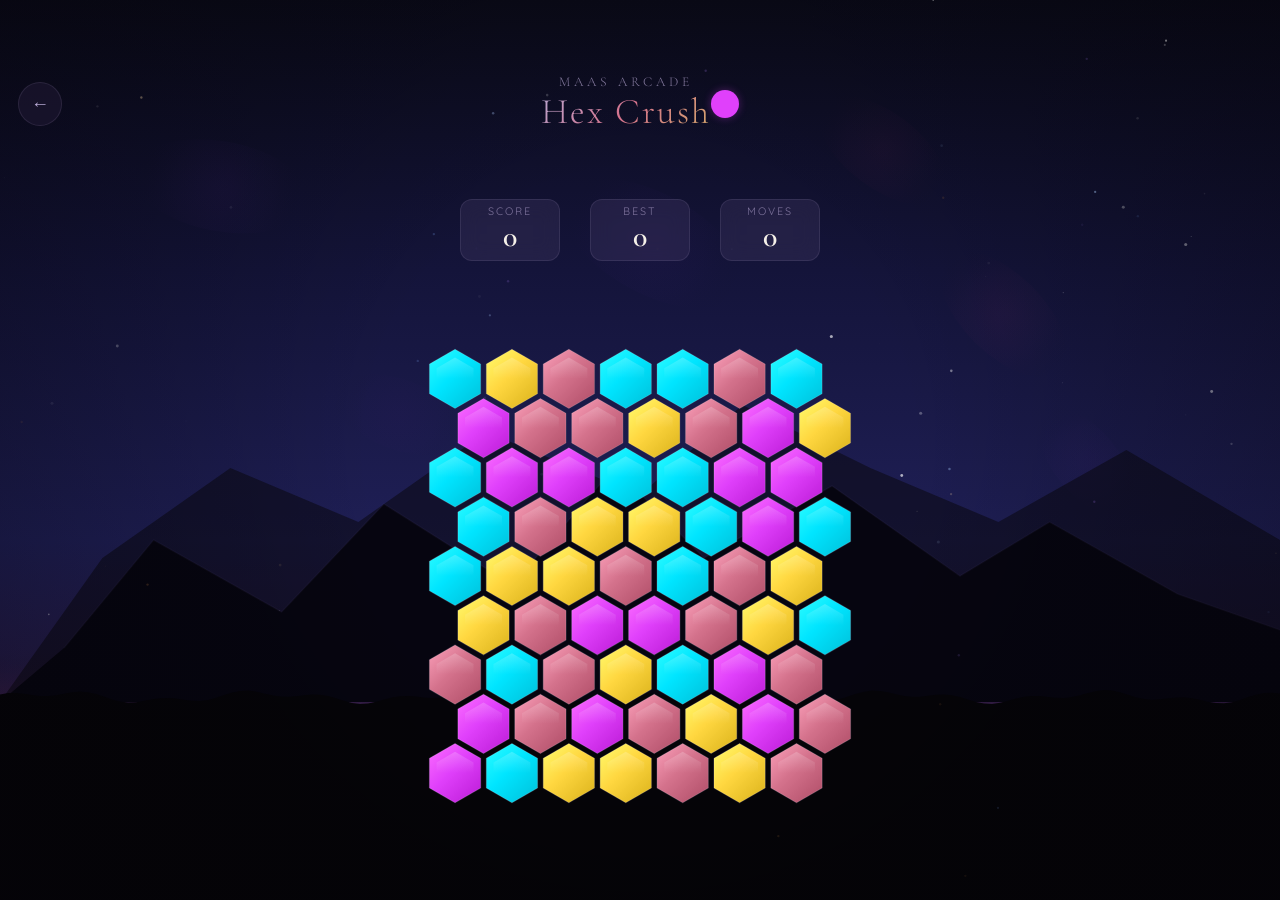
<file: games/hex-crush.html>
<!DOCTYPE html>
<html lang="en">
<head>
<meta charset="UTF-8">
<meta name="viewport" content="width=device-width, initial-scale=1.0, maximum-scale=1.0, user-scalable=no, viewport-fit=cover">
<title>Hex Crush — Maas Arcade</title>
<meta name="theme-color" content="#0d0a1a">
<meta name="apple-mobile-web-app-capable" content="yes">
<meta name="apple-mobile-web-app-status-bar-style" content="black-translucent">
<link rel="stylesheet" href="../shared.css">
<style>
:root {
  --game-accent: var(--neon-magenta);
  --game-glow: rgba(224,64,251,0.3);
}

.game-canvas-wrap {
  position: relative;
  width: min(92vw, 70dvh, 500px);
  height: min(92vw, 70dvh, 500px);
  margin: 0 auto;
  flex-shrink: 0;
}

#game-canvas {
  width: 100%;
  height: 100%;
  display: block;
  border-radius: 16px;
}

.score-bar { flex-shrink: 0; }

.overlay-petals {
  font-size: clamp(14px, 2dvh, 18px);
  color: var(--petal-rose);
  margin-bottom: var(--spacing-md);
  animation: fadeInUp 0.8s ease 0.3s both;
}

.overlay-best {
  font-size: clamp(12px, 1.6dvh, 15px);
  color: var(--iris-light);
  margin-bottom: var(--spacing-md);
  animation: fadeInUp 0.8s ease 0.4s both;
}

.overlay-buttons {
  display: flex;
  gap: var(--spacing-md);
  animation: fadeInUp 0.8s ease 0.5s both;
}

/* Power-up pulsing glow */
@keyframes powerUpGlow {
  0%, 100% { box-shadow: 0 0 8px var(--game-glow), 0 0 16px var(--game-glow); }
  50% { box-shadow: 0 0 16px var(--game-glow), 0 0 32px var(--game-glow), 0 0 48px var(--game-glow); }
}

/* Combo streak floating text */
.streak-text {
  position: fixed;
  z-index: 65;
  font-family: var(--font-display);
  font-size: clamp(24px, 4dvh, 36px);
  font-weight: 700;
  pointer-events: none;
  opacity: 0;
  left: 50%;
  transform: translateX(-50%);
  text-shadow: 0 0 12px currentColor;
}

.streak-text.show {
  animation: comboFloat 1.2s ease forwards;
}
</style>
</head>
<body>

<canvas class="bg-canvas" id="bg-canvas"></canvas>
<canvas class="particle-canvas" id="particle-canvas"></canvas>

<div class="game-page">
  <div class="game-header">
    <a class="btn-back" href="../index.html">&#8592;</a>
    <div style="text-align:center;">
      <div class="game-subtitle">Maas Arcade</div>
      <div class="game-title text-gradient">Hex Crush</div>
    </div>
    <button id="skin-toggle" style="width:28px;height:28px;border-radius:50%;border:none;cursor:pointer;background:var(--game-accent);box-shadow:0 0 8px var(--game-glow);flex-shrink:0;" title="Change skin"></button>
  </div>

  <div class="score-bar">
    <div class="score-box">
      <div class="score-label">Score</div>
      <div class="score-value" id="score-display">0</div>
    </div>
    <div class="score-box">
      <div class="score-label">Best</div>
      <div class="score-value" id="best-display">0</div>
    </div>
    <div class="score-box">
      <div class="score-label">Moves</div>
      <div class="score-value" id="moves-display">0</div>
    </div>
  </div>

  <div class="game-canvas-wrap">
    <canvas id="game-canvas"></canvas>
  </div>
</div>

<!-- Game Over Overlay -->
<div class="overlay" id="game-over-overlay">
  <div class="overlay-title text-gradient">Game Over</div>
  <div class="overlay-score" id="final-score">0</div>
  <div class="overlay-label">Final Score</div>
  <div class="overlay-best" id="final-best"></div>
  <div class="overlay-petals" id="final-petals"></div>
  <div class="overlay-buttons">
    <button class="btn-primary" id="btn-restart">Play Again</button>
    <a class="btn-secondary" href="../index.html">Hub</a>
  </div>
</div>

<script src="../shared.js"></script>
<script>
(() => {
'use strict';

/* ══════════════════════════════════════════
   Constants
   ══════════════════════════════════════════ */
const COLS = 7;
const ROWS = 9;
const GAME_ID = 'hex-crush';
const SQRT3 = Math.sqrt(3);

const COLORS = [
  { name: 'rose',    hex: '#d4728c' },
  { name: 'cyan',    hex: '#00e5ff' },
  { name: 'magenta', hex: '#e040fb' },
  { name: 'gold',    hex: '#ffd740' },
  { name: 'lime',    hex: '#c6ff00' },
  { name: 'purple',  hex: '#b388ff' },
  { name: 'orange',  hex: '#ff9100' },
];

const STONE_COLOR = '#5a5a6a';
const MAX_STONES = 8;

/* ── Neighbor offset tables for pointy-top, odd-r ──
   Row parity determines column offsets for diagonal neighbors.
   Direction indices:  0=E  1=NE  2=NW  3=W  4=SW  5=SE          */
const EVEN_ROW_DIR = [
  [+1,  0], [ 0, -1], [-1, -1],
  [-1,  0], [-1, +1], [ 0, +1]
];
const ODD_ROW_DIR = [
  [+1,  0], [+1, -1], [ 0, -1],
  [-1,  0], [ 0, +1], [+1, +1]
];

/* ══════════════════════════════════════════
   State
   ══════════════════════════════════════════ */
let grid = [];            // grid[col][row]
let score = 0;
let best = 0;
let moves = 0;
let selectedHex = null;   // {col, row} or null
let animating = false;
let gameOver = false;
let activeColors = 4;
let chainMultiplier = 1;
let comboStreak = 0;

// Canvas
const canvas = document.getElementById('game-canvas');
const ctx = canvas.getContext('2d');
let canvasSize = 0;
let hexR = 0;             // circumradius
let offX = 0, offY = 0;   // pixel offset to center grid

// Animation helpers
let swapAnim = null;
let burstParticles = [];

// DOM refs
const scoreEl   = document.getElementById('score-display');
const bestEl    = document.getElementById('best-display');
const movesEl   = document.getElementById('moves-display');
const overEl    = document.getElementById('game-over-overlay');
const fScoreEl  = document.getElementById('final-score');
const fBestEl   = document.getElementById('final-best');
const fPetalsEl = document.getElementById('final-petals');

// Shared systems
const particleCanvas = document.getElementById('particle-canvas');
const particles = new ParticleSystem(particleCanvas);
particles.start();
const bgCanvas = document.getElementById('bg-canvas');
const ambient = new AmbientBackground(bgCanvas);
ambient.start();

/* ══════════════════════════════════════════
   Hex grid math — pointy-top, odd-r offset
   ══════════════════════════════════════════
   Pointy-top hex geometry:
     width  = sqrt(3) * R
     height = 2 * R
   Odd-r layout (row-based offset):
     x = col * sqrt(3) * R + (row%2) * sqrt(3)/2 * R
     y = row * 1.5 * R
   ══════════════════════════════════════════ */

function hexToPixel(col, row) {
  const x = offX + col * SQRT3 * hexR + (row & 1) * (SQRT3 / 2) * hexR;
  const y = offY + row * 1.5 * hexR;
  return { x, y };
}

function pixelToHex(px, py) {
  let bestDist = Infinity, bc = -1, br = -1;
  for (let c = 0; c < COLS; c++) {
    for (let r = 0; r < ROWS; r++) {
      const { x, y } = hexToPixel(c, r);
      const d = (px - x) * (px - x) + (py - y) * (py - y);
      if (d < bestDist) { bestDist = d; bc = c; br = r; }
    }
  }
  return bestDist <= hexR * hexR * 1.15 ? { col: bc, row: br } : null;
}

function getNeighbors(col, row) {
  const dirs = (row & 1) ? ODD_ROW_DIR : EVEN_ROW_DIR;
  const out = [];
  for (const [dc, dr] of dirs) {
    const nc = col + dc, nr = row + dr;
    if (nc >= 0 && nc < COLS && nr >= 0 && nr < ROWS) out.push({ col: nc, row: nr });
  }
  return out;
}

function stepDir(col, row, dir) {
  const [dc, dr] = ((row & 1) ? ODD_ROW_DIR : EVEN_ROW_DIR)[dir];
  const nc = col + dc, nr = row + dr;
  return (nc >= 0 && nc < COLS && nr >= 0 && nr < ROWS) ? { col: nc, row: nr } : null;
}

/* ══════════════════════════════════════════
   Cell factory
   ══════════════════════════════════════════ */
function makeCell(colorIdx) {
  return {
    colorIdx,          // -1 = stone, 0..6 = gem color
    powerUp: null,     // null | 'bomb' | 'colorBomb' | 'lightning'
    falling: false,
    fallFrom: 0,
    fallProgress: 1,
    burstProgress: -1, // -1 = normal, 0..1 = bursting
  };
}

function randColor() { return Math.floor(Math.random() * activeColors); }

/* ══════════════════════════════════════════
   Grid init (no pre-existing matches)
   ══════════════════════════════════════════ */
function initGrid() {
  grid = [];
  for (let c = 0; c < COLS; c++) {
    grid[c] = [];
    for (let r = 0; r < ROWS; r++) grid[c][r] = makeCell(randColor());
  }
  for (let pass = 0; pass < 200; pass++) {
    const m = findAllMatches();
    if (m.size === 0) break;
    for (const k of m) {
      const [c, r] = k.split(',').map(Number);
      grid[c][r].colorIdx = randColor();
    }
  }
}

/* ══════════════════════════════════════════
   Canvas sizing
   ══════════════════════════════════════════ */
function resize() {
  const wrap = canvas.parentElement;
  const rect = wrap.getBoundingClientRect();
  canvasSize = Math.floor(Math.min(rect.width, rect.height));
  const dpr = window.devicePixelRatio || 1;
  canvas.width  = canvasSize * dpr;
  canvas.height = canvasSize * dpr;
  canvas.style.width  = canvasSize + 'px';
  canvas.style.height = canvasSize + 'px';
  ctx.setTransform(dpr, 0, 0, dpr, 0, 0);

  const pad = canvasSize * 0.04;
  const aW = canvasSize - pad * 2;
  const aH = canvasSize - pad * 2;
  // Width:  (COLS + 0.5) * sqrt3 * R   (0.5 for odd-row shift)
  const rW = aW / ((COLS + 0.5) * SQRT3);
  // Height: 1.5*(ROWS-1)*R + 2*R
  const rH = aH / (1.5 * (ROWS - 1) + 2);
  hexR = Math.min(rW, rH);

  const gridW = (COLS + 0.5) * SQRT3 * hexR;
  const gridH = 1.5 * hexR * (ROWS - 1) + 2 * hexR;
  offX = (canvasSize - gridW) / 2 + SQRT3 / 2 * hexR;
  offY = (canvasSize - gridH) / 2 + hexR;
}

/* ══════════════════════════════════════════
   Drawing helpers
   ══════════════════════════════════════════ */
function hexPath(cx, cy, r) {
  ctx.beginPath();
  for (let i = 0; i < 6; i++) {
    const a = Math.PI / 3 * i - Math.PI / 2;
    const px = cx + r * Math.cos(a);
    const py = cy + r * Math.sin(a);
    i === 0 ? ctx.moveTo(px, py) : ctx.lineTo(px, py);
  }
  ctx.closePath();
}

function lighten(hex, amt) {
  const r = Math.min(255, parseInt(hex.slice(1,3),16)+amt);
  const g = Math.min(255, parseInt(hex.slice(3,5),16)+amt);
  const b = Math.min(255, parseInt(hex.slice(5,7),16)+amt);
  return `rgb(${r},${g},${b})`;
}
function darken(hex, amt) {
  const r = Math.max(0, parseInt(hex.slice(1,3),16)-amt);
  const g = Math.max(0, parseInt(hex.slice(3,5),16)-amt);
  const b = Math.max(0, parseInt(hex.slice(5,7),16)-amt);
  return `rgb(${r},${g},${b})`;
}

function drawCell(col, row, cell, isSwap) {
  if (!cell || cell.burstProgress >= 1) return;

  let { x, y } = hexToPixel(col, row);

  // Swap animation interpolation
  if (isSwap && swapAnim) {
    const other = (swapAnim.c1 === col && swapAnim.r1 === row)
      ? hexToPixel(swapAnim.c2, swapAnim.r2)
      : hexToPixel(swapAnim.c1, swapAnim.r1);
    const self = { x, y };
    const t = swapAnim.progress;
    const e = t < 0.5 ? 2*t*t : -1+(4-2*t)*t;
    x = self.x + (other.x - self.x) * e;
    y = self.y + (other.y - self.y) * e;
  }

  // Fall animation
  if (cell.falling && cell.fallProgress < 1) {
    const tgt = y;
    const e = 1 - Math.pow(1 - cell.fallProgress, 3);
    y = cell.fallFrom + (tgt - cell.fallFrom) * e;
  }

  let dr = hexR * 0.90;

  // Burst shrink
  if (cell.burstProgress >= 0) {
    const t = cell.burstProgress;
    dr *= (1 + t * 0.3) * (1 - t);
    ctx.globalAlpha = 1 - t;
  }

  const base = cell.colorIdx < 0 ? STONE_COLOR : COLORS[cell.colorIdx].hex;
  const isSel = selectedHex && selectedHex.col === col && selectedHex.row === row;
  const isStone = cell.colorIdx < 0;

  if (isStone) {
    // Stone: dark gradient + hatch
    const g = ctx.createLinearGradient(x-dr, y-dr, x+dr, y+dr);
    g.addColorStop(0, '#787888');
    g.addColorStop(0.5, STONE_COLOR);
    g.addColorStop(1, '#3a3a4a');
    hexPath(x, y, dr); ctx.fillStyle = g; ctx.fill();
    hexPath(x, y, dr); ctx.strokeStyle = 'rgba(100,100,120,0.4)'; ctx.lineWidth = 1.5; ctx.stroke();
    ctx.save();
    hexPath(x, y, dr); ctx.clip();
    ctx.strokeStyle = 'rgba(80,80,100,0.3)'; ctx.lineWidth = 1;
    for (let i = -dr; i < dr; i += 6) {
      ctx.beginPath(); ctx.moveTo(x+i, y-dr); ctx.lineTo(x+i+dr, y+dr); ctx.stroke();
    }
    ctx.restore();
  } else {
    // Gem: glass gradient + highlight + optional neon selection
    const g = ctx.createLinearGradient(x-dr, y-dr, x+dr, y+dr);
    g.addColorStop(0, lighten(base, 50));
    g.addColorStop(0.45, base);
    g.addColorStop(1, darken(base, 40));

    // Selection glow (behind)
    if (isSel) {
      ctx.save();
      ctx.shadowColor = base;
      ctx.shadowBlur = 18;
      hexPath(x, y, dr + 3); ctx.strokeStyle = base; ctx.lineWidth = 3; ctx.stroke();
      ctx.restore();
    }

    hexPath(x, y, dr); ctx.fillStyle = g; ctx.fill();
    hexPath(x, y, dr); ctx.strokeStyle = 'rgba(255,255,255,0.15)'; ctx.lineWidth = 1; ctx.stroke();

    // Glass highlight (top-half shine)
    ctx.save();
    hexPath(x, y, dr * 0.72); ctx.clip();
    const hl = ctx.createLinearGradient(x, y - dr, x, y);
    hl.addColorStop(0, 'rgba(255,255,255,0.28)');
    hl.addColorStop(1, 'rgba(255,255,255,0)');
    ctx.fillStyle = hl;
    ctx.fillRect(x - dr, y - dr, dr * 2, dr);
    ctx.restore();

    // Power-up icon + pulsing glow
    if (cell.powerUp) {
      // Pulsing glow ring around power-up cells
      const glowPulse = 0.5 + 0.5 * Math.sin(Date.now() * 0.005);
      ctx.save();
      ctx.shadowColor = base;
      ctx.shadowBlur = 12 + 12 * glowPulse;
      ctx.strokeStyle = base;
      ctx.lineWidth = 2 + glowPulse;
      ctx.globalAlpha = 0.5 + 0.4 * glowPulse;
      hexPath(x, y, dr + 4 + 2 * glowPulse);
      ctx.stroke();
      ctx.restore();

      // Icon
      ctx.save();
      ctx.font = `bold ${dr * 0.7}px sans-serif`;
      ctx.textAlign = 'center'; ctx.textBaseline = 'middle';
      ctx.fillStyle = '#fff';
      ctx.shadowColor = '#000'; ctx.shadowBlur = 4;
      const icon = cell.powerUp === 'bomb' ? '\u{1F4A5}'
                 : cell.powerUp === 'colorBomb' ? '\u{1F308}'
                 : '\u{26A1}';
      ctx.fillText(icon, x, y);
      ctx.restore();
    }

    // Pulsing neon outline when selected
    if (isSel) {
      const pulse = 0.6 + 0.4 * Math.sin(Date.now() * 0.004);
      ctx.save();
      ctx.shadowColor = base;
      ctx.shadowBlur = 10 + 8 * pulse;
      ctx.strokeStyle = base;
      ctx.lineWidth = 2.5;
      hexPath(x, y, dr + 2); ctx.stroke();
      ctx.restore();
    }
  }
  ctx.globalAlpha = 1;
}

function drawBurstParticles() {
  for (const p of burstParticles) {
    if (p.life <= 0) continue;
    ctx.save();
    ctx.globalAlpha = p.life * 0.8;
    ctx.fillStyle = p.color;
    ctx.beginPath();
    ctx.arc(p.x, p.y, p.size * p.life, 0, Math.PI * 2);
    ctx.fill();
    ctx.restore();
  }
}

function render() {
  ctx.clearRect(0, 0, canvasSize, canvasSize);

  // Subtle hex-cell backdrop
  for (let c = 0; c < COLS; c++) {
    for (let r = 0; r < ROWS; r++) {
      const { x, y } = hexToPixel(c, r);
      hexPath(x, y, hexR * 0.92);
      ctx.fillStyle = 'rgba(30,24,50,0.35)';
      ctx.fill();
      ctx.strokeStyle = 'rgba(184,169,212,0.07)';
      ctx.lineWidth = 0.5;
      ctx.stroke();
    }
  }

  // Cells
  for (let c = 0; c < COLS; c++) {
    for (let r = 0; r < ROWS; r++) {
      const cell = grid[c]?.[r];
      if (!cell) continue;
      const isSw = swapAnim && (
        (swapAnim.c1 === c && swapAnim.r1 === r) ||
        (swapAnim.c2 === c && swapAnim.r2 === r)
      );
      drawCell(c, r, cell, isSw);
    }
  }

  drawBurstParticles();
}

/* ══════════════════════════════════════════
   Match detection — 3+ in any of 3 hex axes
   ══════════════════════════════════════════ */
function findAllMatches() {
  const matched = new Set();
  const lineScores = [];
  const seenLines = new Set(); // deduplicate lines by canonical key
  for (let c = 0; c < COLS; c++) {
    for (let r = 0; r < ROWS; r++) {
      const cell = grid[c]?.[r];
      if (!cell || cell.colorIdx < 0) continue;
      const color = cell.colorIdx;
      // Check 3 forward directions (0=E, 1=NE, 2=NW)
      // Walk both forward and backward to form full line
      for (let dir = 0; dir < 3; dir++) {
        const line = [{ col: c, row: r }];
        let cur = { col: c, row: r };
        while (true) {
          const n = stepDir(cur.col, cur.row, dir);
          if (!n) break;
          const nc = grid[n.col]?.[n.row];
          if (!nc || nc.colorIdx !== color) break;
          line.push(n); cur = n;
        }
        cur = { col: c, row: r };
        while (true) {
          const n = stepDir(cur.col, cur.row, (dir + 3) % 6);
          if (!n) break;
          const nc = grid[n.col]?.[n.row];
          if (!nc || nc.colorIdx !== color) break;
          line.push(n); cur = n;
        }
        if (line.length >= 3) {
          // Deduplicate: sort cells to create canonical key
          const sorted = line.map(h => h.col + ',' + h.row).sort();
          const lineKey = dir + ':' + sorted.join(';');
          if (!seenLines.has(lineKey)) {
            seenLines.add(lineKey);
            lineScores.push(line.length);
          }
          for (const h of line) matched.add(h.col + ',' + h.row);
        }
      }
    }
  }
  matched.lineScores = lineScores;
  return matched;
}

function longestMatchAt(col, row) {
  const cell = grid[col]?.[row];
  if (!cell || cell.colorIdx < 0) return 0;
  const color = cell.colorIdx;
  let maxLen = 0;
  for (let dir = 0; dir < 3; dir++) {
    let len = 1;
    let cur = { col, row };
    while (true) { const n = stepDir(cur.col, cur.row, dir); if (!n || grid[n.col]?.[n.row]?.colorIdx !== color) break; len++; cur = n; }
    cur = { col, row };
    while (true) { const n = stepDir(cur.col, cur.row, (dir+3)%6); if (!n || grid[n.col]?.[n.row]?.colorIdx !== color) break; len++; cur = n; }
    if (len > maxLen) maxLen = len;
  }
  return maxLen;
}

/* ══════════════════════════════════════════
   Power-up effects
   ══════════════════════════════════════════ */
function triggerBomb(col, row) {
  const t = new Set([col+','+row]);
  for (const n of getNeighbors(col, row)) {
    if (grid[n.col]?.[n.row]?.colorIdx >= 0) t.add(n.col+','+n.row);
  }
  return t;
}

function triggerColorBomb(col, row) {
  const counts = {};
  for (let c = 0; c < COLS; c++) for (let r = 0; r < ROWS; r++) {
    const ci = grid[c]?.[r]?.colorIdx;
    if (ci >= 0) counts[ci] = (counts[ci]||0) + 1;
  }
  let best = 0, bestCnt = 0;
  for (const [ci, cnt] of Object.entries(counts)) if (cnt > bestCnt) { bestCnt = cnt; best = +ci; }
  const t = new Set([col+','+row]);
  for (let c = 0; c < COLS; c++) for (let r = 0; r < ROWS; r++) {
    if (grid[c]?.[r]?.colorIdx === best) t.add(c+','+r);
  }
  return t;
}

function triggerLightning(col, row) {
  const t = new Set([col+','+row]);
  for (let dir = 0; dir < 6; dir++) {
    let cur = { col, row };
    while (true) {
      const n = stepDir(cur.col, cur.row, dir);
      if (!n) break;
      if (grid[n.col]?.[n.row]?.colorIdx >= 0) t.add(n.col+','+n.row);
      cur = n;
    }
  }
  return t;
}

/* ══════════════════════════════════════════
   Scoring
   ══════════════════════════════════════════ */
function scoreFor(n) { return n >= 6 ? 250 : n === 5 ? 150 : n === 4 ? 80 : 30; }

function addScore(pts) {
  score += pts * chainMultiplier;
  scoreEl.textContent = score;
  scoreEl.classList.remove('pop');
  void scoreEl.offsetWidth;
  scoreEl.classList.add('pop');
  const nc = Math.min(7, 4 + Math.floor(score / 500));
  if (nc > activeColors) activeColors = nc;
  if (score > best) { best = score; bestEl.textContent = best; }
}

/* ══════════════════════════════════════════
   Cascade engine
   ══════════════════════════════════════════ */
async function processMatches() {
  chainMultiplier = 1;
  let cascadeCount = 0;
  while (true) {
    const matches = findAllMatches();
    if (matches.size === 0) break;
    cascadeCount++;

    const arr = [...matches].map(k => { const [c,r] = k.split(',').map(Number); return {col:c, row:r}; });

    // Find longest line for power-up
    let maxLen = 0, maxCenter = null;
    for (const h of arr) {
      const l = longestMatchAt(h.col, h.row);
      if (l > maxLen) { maxLen = l; maxCenter = h; }
    }

    // Score each individual line match separately
    const lines = matches.lineScores || [arr.length];
    for (const len of lines) addScore(scoreFor(len));

    // Trigger existing power-ups in matched cells
    let extra = new Set();
    for (const h of arr) {
      const cell = grid[h.col]?.[h.row];
      if (!cell?.powerUp) continue;
      let triggered;
      if (cell.powerUp === 'bomb') { triggered = triggerBomb(h.col, h.row); AudioManager.playClear(); }
      else if (cell.powerUp === 'colorBomb') { triggered = triggerColorBomb(h.col, h.row); AudioManager.playSuccess(); }
      else if (cell.powerUp === 'lightning') { triggered = triggerLightning(h.col, h.row); AudioManager.playSuccess(); }
      if (triggered) for (const t of triggered) extra.add(t);
    }
    for (const t of extra) matches.add(t);

    // Burst all matched
    const burst = [...matches].map(k => { const [c,r] = k.split(',').map(Number); return {col:c, row:r}; });

    for (const h of burst) {
      const cell = grid[h.col]?.[h.row];
      if (!cell) continue;
      const { x, y } = hexToPixel(h.col, h.row);
      const color = cell.colorIdx >= 0 ? COLORS[cell.colorIdx].hex : '#888';
      const cr = canvas.getBoundingClientRect();
      const s = cr.width / canvasSize;
      particles.spawn(cr.left + x * s, cr.top + y * s, color, 6);
      for (let i = 0; i < 5; i++) {
        burstParticles.push({ x, y, vx: (Math.random()-0.5)*3, vy: (Math.random()-0.5)*3, life: 1, size: 2+Math.random()*3, color });
      }
      cell.burstProgress = 0;
    }
    AudioManager.playClear();
    haptic('medium');

    await animateBurst(burst);

    // Decide power-up
    let puType = maxLen >= 6 ? 'lightning' : maxLen === 5 ? 'colorBomb' : maxLen === 4 ? 'bomb' : null;

    // Clear cells
    for (const h of burst) grid[h.col][h.row] = null;

    // Place power-up
    if (puType && maxCenter) {
      grid[maxCenter.col][maxCenter.row] = makeCell(randColor());
      grid[maxCenter.col][maxCenter.row].powerUp = puType;
    }

    await applyGravity();

    chainMultiplier *= 2;
    if (chainMultiplier >= 2) showCombo(chainMultiplier + 'x Chain!');
  }

  // Track combo streak (consecutive successful swap matches)
  if (cascadeCount > 0) {
    comboStreak++;
    if (comboStreak >= 2) {
      showStreakText('x' + comboStreak + '!');
    }
  }

  if (score >= 2000) maybeAddStone();
  if (!hasValidMoves()) endGame();
  animating = false;
}

/* ── Burst animation ── */
function animateBurst(cells) {
  return new Promise(resolve => {
    const dur = 300, t0 = performance.now();
    (function tick(now) {
      const t = Math.min(1, (now - t0) / dur);
      for (const h of cells) { const c = grid[h.col]?.[h.row]; if (c) c.burstProgress = t; }
      burstParticles = burstParticles.filter(p => { p.x += p.vx; p.y += p.vy; p.life -= 0.03; return p.life > 0; });
      render();
      t < 1 ? requestAnimationFrame(tick) : resolve();
    })(performance.now());
  });
}

/* ── Gravity: drop + fill ── */
function applyGravity() {
  return new Promise(resolve => {
    let anyFall = false;

    for (let c = 0; c < COLS; c++) {
      // Separate stones (fixed) from gems (mobile)
      const stonePos = new Set();
      const gems = [];
      for (let r = ROWS - 1; r >= 0; r--) {
        const cell = grid[c][r];
        if (!cell) continue;
        if (cell.colorIdx < 0) stonePos.add(r);
        else gems.push({ cell, fromRow: r });
      }

      const newCol = new Array(ROWS).fill(null);
      // Place stones back
      for (const sr of stonePos) newCol[sr] = grid[c][sr];

      // Drop gems into empty slots from bottom
      let gi = 0;
      for (let r = ROWS - 1; r >= 0; r--) {
        if (stonePos.has(r)) continue;
        if (gi < gems.length) {
          const { cell, fromRow } = gems[gi++];
          newCol[r] = cell;
          if (fromRow !== r) {
            cell.falling = true;
            cell.fallFrom = hexToPixel(c, fromRow).y;
            cell.fallProgress = 0;
            anyFall = true;
          }
        } else {
          // New gem from above
          const nc = makeCell(randColor());
          nc.falling = true;
          nc.fallFrom = hexToPixel(c, 0).y - hexR * 3 * (gi - gems.length + 1);
          nc.fallProgress = 0;
          newCol[r] = nc;
          anyFall = true;
          gi++;
        }
      }
      grid[c] = newCol;
    }

    if (!anyFall) { resolve(); return; }

    const dur = 400, t0 = performance.now();
    (function tick(now) {
      const t = Math.min(1, (now - t0) / dur);
      let still = false;
      for (let c = 0; c < COLS; c++) for (let r = 0; r < ROWS; r++) {
        const cell = grid[c][r];
        if (cell?.falling) {
          cell.fallProgress = t;
          if (t >= 1) { cell.falling = false; cell.fallProgress = 1; }
          else still = true;
        }
      }
      burstParticles = burstParticles.filter(p => { p.x += p.vx; p.y += p.vy; p.life -= 0.02; return p.life > 0; });
      render();
      still ? requestAnimationFrame(tick) : resolve();
    })(performance.now());
  });
}

/* ══════════════════════════════════════════
   Valid-move check
   ══════════════════════════════════════════ */
function hasValidMoves() {
  for (let c = 0; c < COLS; c++) for (let r = 0; r < ROWS; r++) {
    const cell = grid[c][r];
    if (!cell || cell.colorIdx < 0) continue;
    for (const n of getNeighbors(c, r)) {
      if (!grid[n.col][n.row] || grid[n.col][n.row].colorIdx < 0) continue;
      swap(c, r, n.col, n.row);
      const ok = findAllMatches().size > 0;
      swap(c, r, n.col, n.row);
      if (ok) return true;
    }
  }
  return false;
}

function swap(c1, r1, c2, r2) {
  const t = grid[c1][r1]; grid[c1][r1] = grid[c2][r2]; grid[c2][r2] = t;
}

/* ── Stone placement ── */
function countStones() {
  let count = 0;
  for (let c = 0; c < COLS; c++) for (let r = 0; r < ROWS; r++) {
    if (grid[c][r]?.colorIdx < 0) count++;
  }
  return count;
}

function maybeAddStone() {
  if (Math.random() > 0.08) return;
  // Stone cap: don't add more if already at MAX_STONES
  if (countStones() >= MAX_STONES) return;
  const cands = [];
  for (let c = 0; c < COLS; c++) for (let r = 0; r < ROWS; r++) {
    if (grid[c][r]?.colorIdx >= 0 && !grid[c][r].powerUp) cands.push({col:c,row:r});
  }
  if (!cands.length) return;
  // Try random candidates and check solvability before placing
  for (let attempt = 0; attempt < Math.min(cands.length, 10); attempt++) {
    const idx = Math.floor(Math.random() * cands.length);
    const p = cands[idx];
    const savedCell = grid[p.col][p.row];
    grid[p.col][p.row] = makeCell(-1);
    if (hasValidMoves()) return; // Stone placed, game still solvable
    grid[p.col][p.row] = savedCell; // Revert if no valid moves
    cands.splice(idx, 1);
  }
  // If no safe placement found, skip adding stone
}

/* ══════════════════════════════════════════
   Swap animation
   ══════════════════════════════════════════ */
function animateSwap(c1, r1, c2, r2) {
  return new Promise(resolve => {
    swapAnim = { c1, r1, c2, r2, progress: 0 };
    const dur = 220, t0 = performance.now();
    (function tick(now) {
      swapAnim.progress = Math.min(1, (now - t0) / dur);
      render();
      swapAnim.progress < 1 ? requestAnimationFrame(tick) : (swapAnim = null, resolve());
    })(performance.now());
  });
}

/* ══════════════════════════════════════════
   Input
   ══════════════════════════════════════════ */
function handleTap(cx, cy) {
  if (animating || gameOver) return;
  const rect = canvas.getBoundingClientRect();
  const s = canvasSize / rect.width;
  const hex = pixelToHex((cx - rect.left) * s, (cy - rect.top) * s);
  if (!hex) return;
  const cell = grid[hex.col]?.[hex.row];
  if (!cell || cell.colorIdx < 0) return;

  if (!selectedHex) {
    selectedHex = hex;
    AudioManager.playClick(); haptic('light');
    render();
  } else if (selectedHex.col === hex.col && selectedHex.row === hex.row) {
    selectedHex = null; render();
  } else {
    const nbrs = getNeighbors(selectedHex.col, selectedHex.row);
    if (nbrs.some(n => n.col === hex.col && n.row === hex.row)) {
      const sc = selectedHex.col, sr = selectedHex.row;
      selectedHex = null;
      doSwap(sc, sr, hex.col, hex.row);
    } else {
      selectedHex = hex;
      AudioManager.playClick(); haptic('light');
      render();
    }
  }
}

async function doSwap(c1, r1, c2, r2) {
  animating = true;

  await animateSwap(c1, r1, c2, r2);
  swap(c1, r1, c2, r2);
  render();

  if (findAllMatches().size > 0) {
    moves++; movesEl.textContent = moves;
    AudioManager.playPlace();
    await processMatches();
  } else {
    comboStreak = 0; // Reset combo streak on failed swap
    AudioManager.playFail(); haptic('light');
    await animateSwap(c1, r1, c2, r2);
    swap(c1, r1, c2, r2);
    render();
    animating = false;
  }
}

/* ── Combo floating text ── */
function showCombo(text) {
  const el = document.createElement('div');
  el.className = 'combo-text show';
  el.textContent = text;
  el.style.top = '40%';
  el.style.color = COLORS[Math.floor(Math.random() * activeColors)].hex;
  document.body.appendChild(el);
  setTimeout(() => el.remove(), 1200);
}

/* ── Streak floating text ── */
function showStreakText(text) {
  const el = document.createElement('div');
  el.className = 'streak-text show';
  el.textContent = text;
  el.style.top = '32%';
  el.style.color = COLORS[Math.floor(Math.random() * activeColors)].hex;
  document.body.appendChild(el);
  setTimeout(() => el.remove(), 1200);
}

/* ══════════════════════════════════════════
   Game over
   ══════════════════════════════════════════ */
function endGame() {
  gameOver = true;
  const petals = Math.floor(score / 50);
  const isNew = ArcadeData.submitScore(GAME_ID, score);
  if (petals > 0) ArcadeData.earnPetals(petals);

  fScoreEl.textContent = score;
  fBestEl.textContent = isNew ? 'New Best!' : 'Best: ' + ArcadeData.getBest(GAME_ID);
  fPetalsEl.textContent = petals > 0 ? '+' + petals + ' petals earned' : '';

  AudioManager.playFail();
  setTimeout(() => overEl.classList.add('visible'), 500);
}

/* ══════════════════════════════════════════
   Main loop & init
   ══════════════════════════════════════════ */
function gameLoop() {
  render();
  requestAnimationFrame(gameLoop);
}

function startGame() {
  score = 0; moves = 0; activeColors = 4; chainMultiplier = 1; comboStreak = 0;
  selectedHex = null; animating = false; gameOver = false;
  burstParticles = []; swapAnim = null;

  best = ArcadeData.getBest(GAME_ID);
  scoreEl.textContent = '0';
  bestEl.textContent = best;
  movesEl.textContent = '0';
  overEl.classList.remove('visible');

  resize();
  initGrid();
  for (let i = 0; i < 30 && !hasValidMoves(); i++) initGrid();
  render();
}

new TouchManager(canvas, { onTap: e => handleTap(e.x, e.y) });
window.addEventListener('resize', () => { resize(); render(); });
document.getElementById('btn-restart').addEventListener('click', startGame);

startGame();
requestAnimationFrame(gameLoop);

// ═══════════════════════════════════════════
//  Skin Toggle
// ═══════════════════════════════════════════

const skinBtn = document.getElementById('skin-toggle');
skinBtn.addEventListener('click', () => {
  const skins = ThemeManager.GAME_SKINS['hex-crush'];
  if (!skins) return;
  let current = ThemeManager.getGameSkin('hex-crush') || 0;
  const nextIdx = (current + 1) % skins.length;
  ThemeManager.setGameSkin('hex-crush', nextIdx);
  skinBtn.style.background = skins[nextIdx].accent;
  skinBtn.style.boxShadow = `0 0 8px ${skins[nextIdx].glow}`;
  AudioManager.playClick();
  haptic('light');
});

// Set initial skin button color
(function initSkinBtn() {
  const skins = ThemeManager.GAME_SKINS['hex-crush'];
  if (!skins) return;
  const idx = ThemeManager.getGameSkin('hex-crush') || 0;
  skinBtn.style.background = skins[idx].accent;
  skinBtn.style.boxShadow = `0 0 8px ${skins[idx].glow}`;
})();

})();
</script>
</body>
</html>
</file>
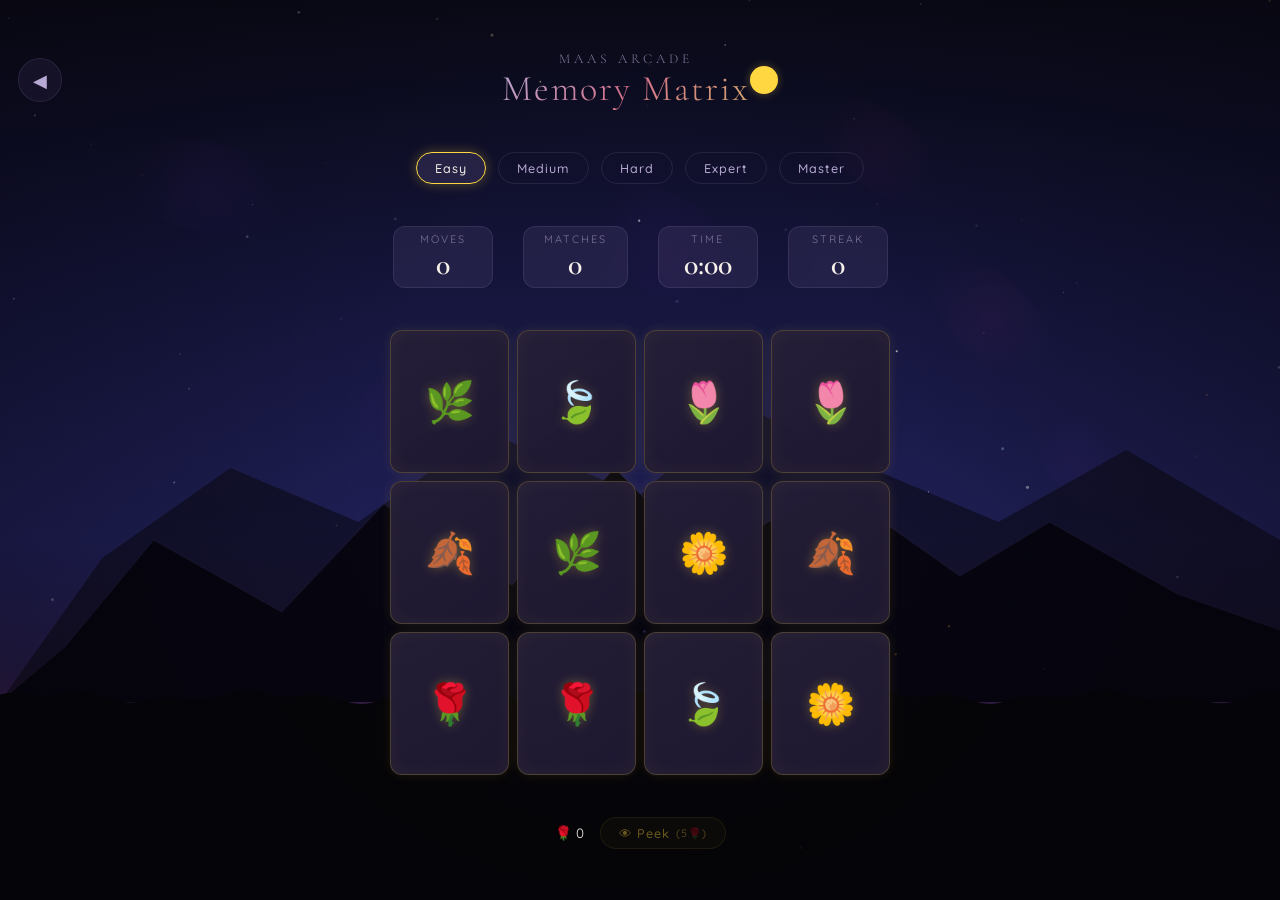
<file: games/memory-matrix.html>
<!DOCTYPE html>
<html lang="en">
<head>
<meta charset="UTF-8">
<meta name="viewport" content="width=device-width, initial-scale=1.0, maximum-scale=1.0, user-scalable=no, viewport-fit=cover">
<title>Memory Matrix — Maas Arcade</title>
<meta name="theme-color" content="#0d0a1a">
<meta name="apple-mobile-web-app-capable" content="yes">
<meta name="apple-mobile-web-app-status-bar-style" content="black-translucent">
<link rel="stylesheet" href="../shared.css">
<style>
:root {
  --game-accent: var(--neon-gold);
  --game-glow: rgba(255,215,64,0.3);
  --board-size: min(92vw, 65dvh, 500px);
}

/* ── Card Grid ── */
.card-grid {
  display: grid;
  width: var(--board-size);
  height: auto;
  gap: clamp(4px, 0.8vw, 8px);
  perspective: 1000px;
}

.card-grid[data-cols="4"][data-rows="3"] {
  grid-template-columns: repeat(4, 1fr);
}
.card-grid[data-cols="4"][data-rows="4"] {
  grid-template-columns: repeat(4, 1fr);
}
.card-grid[data-cols="5"][data-rows="4"] {
  grid-template-columns: repeat(5, 1fr);
}
.card-grid[data-cols="6"][data-rows="5"] {
  grid-template-columns: repeat(6, 1fr);
}
.card-grid[data-cols="6"][data-rows="6"] {
  grid-template-columns: repeat(6, 1fr);
}

/* ── Card ── */
.memory-card {
  position: relative;
  width: 100%;
  aspect-ratio: 1 / 1.2;
  cursor: pointer;
  perspective: 600px;
}

.card-inner {
  position: absolute;
  inset: 0;
  transition: transform 0.5s ease;
  transform-style: preserve-3d;
}

.memory-card.flipped .card-inner,
.memory-card.matched .card-inner {
  transform: rotateY(180deg);
}

.card-face {
  position: absolute;
  inset: 0;
  backface-visibility: hidden;
  -webkit-backface-visibility: hidden;
  border-radius: clamp(6px, 1.5vw, 12px);
  display: flex;
  align-items: center;
  justify-content: center;
  overflow: hidden;
}

/* ── Card Back — Art Nouveau Glass Panel ── */
.card-back {
  background: var(--glass-bg);
  border: 1px solid var(--glass-border);
  box-shadow: inset 0 0 15px rgba(74,63,107,0.2), 0 0 8px rgba(255,215,64,0.08);
}

.card-back::before {
  content: '';
  position: absolute;
  inset: 3px;
  border-radius: inherit;
  border: 1px solid rgba(184,169,212,0.1);
  background:
    radial-gradient(ellipse 60% 30% at 50% 15%, rgba(255,215,64,0.08) 0%, transparent 70%),
    radial-gradient(ellipse 60% 30% at 50% 85%, rgba(212,114,140,0.06) 0%, transparent 70%);
  pointer-events: none;
}

.card-back::after {
  content: '\2725';
  font-size: clamp(14px, 3vw, 24px);
  color: var(--iris-light);
  opacity: 0.25;
  text-shadow: 0 0 6px rgba(255,215,64,0.2);
}

/* Art Nouveau decorative lines on card back */
.card-back-deco {
  position: absolute;
  inset: 0;
  pointer-events: none;
  overflow: hidden;
  border-radius: inherit;
}

.card-back-deco::before {
  content: '';
  position: absolute;
  top: 15%;
  left: 50%;
  width: 60%;
  height: 70%;
  transform: translateX(-50%);
  border: 1px solid rgba(184,169,212,0.08);
  border-radius: 50% 50% 50% 50% / 60% 60% 40% 40%;
}

.card-back-deco::after {
  content: '';
  position: absolute;
  bottom: 10%;
  left: 50%;
  width: 40%;
  height: 1px;
  transform: translateX(-50%);
  background: linear-gradient(90deg, transparent, rgba(255,215,64,0.15), transparent);
}

/* ── Card Front ── */
.card-front {
  transform: rotateY(180deg);
  background: linear-gradient(145deg, rgba(36,30,56,0.95), rgba(30,24,50,0.98));
  border: 1px solid rgba(255,215,64,0.2);
  box-shadow: inset 0 0 20px rgba(255,215,64,0.05), 0 0 12px rgba(255,215,64,0.1);
}

.card-front .card-symbol {
  font-size: clamp(22px, 5vw, 40px);
  filter: drop-shadow(0 0 6px rgba(255,215,64,0.3));
  transition: transform 0.3s ease;
}

/* ── Matched State ── */
.memory-card.matched .card-front {
  border-color: rgba(118,255,3,0.3);
  box-shadow: inset 0 0 20px rgba(118,255,3,0.05), 0 0 15px rgba(118,255,3,0.15);
}

.memory-card.matched .card-symbol {
  animation: matchPulse 0.6s ease;
}

@keyframes matchPulse {
  0% { transform: scale(1); }
  30% { transform: scale(1.3); }
  60% { transform: scale(0.95); }
  100% { transform: scale(1); }
}

/* ── Shake for mismatch ── */
.memory-card.shake .card-inner {
  animation: cardShake 0.4s ease;
}

@keyframes cardShake {
  0%, 100% { transform: rotateY(180deg) translateX(0); }
  25% { transform: rotateY(180deg) translateX(-4px); }
  75% { transform: rotateY(180deg) translateX(4px); }
}

/* ── Peek state ── */
.memory-card.peek .card-inner {
  transform: rotateY(180deg);
}

/* ── Power-up Bar ── */
.powerup-bar {
  display: flex;
  align-items: center;
  justify-content: center;
  gap: clamp(8px, 2vw, 16px);
}

.peek-btn {
  display: flex;
  align-items: center;
  gap: 6px;
  font-family: var(--font-ui);
  font-size: clamp(10px, 1.4dvh, 13px);
  font-weight: 500;
  letter-spacing: 1px;
  color: var(--neon-gold);
  background: rgba(255,215,64,0.08);
  border: 1px solid rgba(255,215,64,0.2);
  border-radius: 20px;
  padding: clamp(5px, 0.8dvh, 8px) clamp(12px, 2.5vw, 18px);
  cursor: pointer;
  transition: all 0.3s ease;
}

.peek-btn:hover, .peek-btn:active {
  background: rgba(255,215,64,0.15);
  box-shadow: 0 0 12px rgba(255,215,64,0.2);
}

.peek-btn:disabled {
  opacity: 0.4;
  cursor: default;
  box-shadow: none;
}

.peek-btn .petal-cost {
  font-size: clamp(9px, 1.2dvh, 11px);
  opacity: 0.7;
}

.petal-display {
  display: flex;
  align-items: center;
  gap: 4px;
  font-family: var(--font-ui);
  font-size: clamp(11px, 1.5dvh, 14px);
  color: var(--moon-glow);
}

/* ── Win Overlay extras ── */
.overlay-stats {
  display: flex;
  gap: clamp(16px, 4vw, 32px);
  margin-bottom: var(--spacing-lg);
  animation: fadeInUp 0.8s ease 0.3s both;
}

.stat-item {
  text-align: center;
}

.stat-value {
  font-family: var(--font-display);
  font-size: clamp(24px, 4dvh, 36px);
  font-weight: 600;
  color: var(--moon-glow);
}

.stat-label {
  font-size: clamp(9px, 1.2dvh, 11px);
  letter-spacing: 2px;
  text-transform: uppercase;
  color: var(--iris-light);
  opacity: 0.6;
}

.overlay-petals {
  font-size: clamp(13px, 1.8dvh, 16px);
  color: var(--neon-gold);
  margin-bottom: var(--spacing-md);
  animation: fadeInUp 0.8s ease 0.5s both;
}

.overlay-best {
  font-size: clamp(11px, 1.5dvh, 14px);
  color: var(--neon-green);
  margin-bottom: var(--spacing-sm);
  animation: fadeInUp 0.8s ease 0.4s both;
}

/* ── Streak HUD ── */
#streak-display.active {
  color: var(--neon-gold) !important;
  text-shadow: 0 0 10px rgba(255,215,64,0.4);
  animation: scorePop 0.4s ease;
}
</style>
</head>
<body>

<!-- Background Canvas -->
<canvas class="bg-canvas" id="bg-canvas"></canvas>

<!-- Particle Canvas -->
<canvas class="particle-canvas" id="particle-canvas"></canvas>

<!-- Game Page -->
<div class="game-page">

  <!-- Header -->
  <div class="game-header">
    <a class="btn-back" onclick="goToHub()" aria-label="Back">&#9664;</a>
    <div style="text-align:center;">
      <div class="game-subtitle">Maas Arcade</div>
      <div class="game-title text-gradient">Memory Matrix</div>
    </div>
    <button id="skin-toggle" style="width:28px;height:28px;border-radius:50%;border:none;cursor:pointer;background:var(--game-accent);box-shadow:0 0 8px var(--game-glow);flex-shrink:0;" title="Change skin"></button>
  </div>

  <!-- Difficulty Selector -->
  <div class="difficulty-selector" id="difficulty-selector">
    <button class="difficulty-btn active" data-difficulty="easy">Easy</button>
    <button class="difficulty-btn" data-difficulty="medium">Medium</button>
    <button class="difficulty-btn" data-difficulty="hard">Hard</button>
    <button class="difficulty-btn" data-difficulty="expert">Expert</button>
    <button class="difficulty-btn" data-difficulty="master">Master</button>
  </div>

  <!-- Score Bar -->
  <div class="score-bar">
    <div class="score-box">
      <div class="score-label">Moves</div>
      <div class="score-value" id="moves-display">0</div>
    </div>
    <div class="score-box">
      <div class="score-label">Matches</div>
      <div class="score-value" id="matches-display">0</div>
    </div>
    <div class="score-box">
      <div class="score-label">Time</div>
      <div class="score-value" id="timer-display">0:00</div>
    </div>
    <div class="score-box">
      <div class="score-label">Streak</div>
      <div class="score-value" id="streak-display">0</div>
    </div>
  </div>

  <!-- Card Grid -->
  <div class="card-grid" id="card-grid" data-cols="4" data-rows="3"></div>

  <!-- Power-up Bar -->
  <div class="powerup-bar">
    <div class="petal-display">
      <span>&#127801;</span>
      <span id="petal-count">0</span>
    </div>
    <button class="peek-btn" id="peek-btn" onclick="activatePeek()">
      &#128065; Peek
      <span class="petal-cost">(5&#127801;)</span>
    </button>
  </div>

</div>

<!-- Win Overlay -->
<div class="overlay" id="win-overlay">
  <div class="overlay-title text-gradient">Complete!</div>
  <div class="overlay-score" id="overlay-score">0</div>
  <div class="overlay-label">Score</div>
  <div class="overlay-stats" id="overlay-stats">
    <div class="stat-item">
      <div class="stat-value" id="overlay-time">0:00</div>
      <div class="stat-label">Time</div>
    </div>
    <div class="stat-item">
      <div class="stat-value" id="overlay-moves">0</div>
      <div class="stat-label">Moves</div>
    </div>
    <div class="stat-item">
      <div class="stat-value" id="overlay-matches">0</div>
      <div class="stat-label">Matches</div>
    </div>
  </div>
  <div class="overlay-best" id="overlay-best" style="display:none">&#9733; New Best Score!</div>
  <div class="overlay-petals" id="overlay-petals">+3 &#127801;</div>
  <button class="btn-primary" onclick="playAgain()">Play Again</button>
</div>

<script src="../shared.js"></script>
<script>
// ══════════════════════════════════════════
//  Memory Matrix — Game Logic
// ══════════════════════════════════════════

const SYMBOLS = [
  '\u{1F339}', '\u{1F337}', '\u{1F33A}', '\u{1F338}', '\u{1F343}', '\u{1F33F}',
  '\u{1F33B}', '\u{1F33C}', '\u{1F490}', '\u{1FABB}', '\u{1F33E}', '\u{1F340}',
  '\u{1FAB7}', '\u{1F331}', '\u{1FAB4}', '\u{1F333}', '\u{1F341}', '\u{1F342}'
];

const DIFFICULTIES = {
  easy:   { cols: 4, rows: 3, pairs: 6 },
  medium: { cols: 4, rows: 4, pairs: 8 },
  hard:   { cols: 5, rows: 4, pairs: 10 },
  expert: { cols: 6, rows: 5, pairs: 15 },
  master: { cols: 6, rows: 6, pairs: 18 }
};

// ── State ──
let currentDifficulty = 'easy';
let cards = [];
let flippedCards = [];
let matchedPairs = 0;
let totalPairs = 0;
let moves = 0;
let streak = 0;
let streakBonus = 0;
let score = 0;
let timerSeconds = 0;
let timerInterval = null;
let isLocked = false;
let gameStarted = false;
let gameOver = false;
let isPeeking = false;

// ── DOM refs ──
const gridEl = document.getElementById('card-grid');
const movesEl = document.getElementById('moves-display');
const matchesEl = document.getElementById('matches-display');
const timerEl = document.getElementById('timer-display');
const petalCountEl = document.getElementById('petal-count');
const peekBtn = document.getElementById('peek-btn');
const winOverlay = document.getElementById('win-overlay');
const streakEl = document.getElementById('streak-display');

// ── Background & Particles ──
let ambientBg, particles;

function initSystems() {
  ambientBg = new AmbientBackground(document.getElementById('bg-canvas'));
  ambientBg.start();
  particles = new ParticleSystem(document.getElementById('particle-canvas'));
  particles.start();
}

// ── Difficulty Selection ──
document.querySelectorAll('.difficulty-btn').forEach(btn => {
  btn.addEventListener('click', () => {
    document.querySelectorAll('.difficulty-btn').forEach(b => b.classList.remove('active'));
    btn.classList.add('active');
    currentDifficulty = btn.dataset.difficulty;
    AudioManager.playClick();
    haptic('light');
    startGame();
  });
});

// ── Update Petal Display ──
function updatePetalDisplay() {
  petalCountEl.textContent = ArcadeData.getPetals();
  peekBtn.disabled = ArcadeData.getPetals() < 5 || gameOver || isPeeking;
}

// ── Start Game ──
function startGame() {
  const diff = DIFFICULTIES[currentDifficulty];
  totalPairs = diff.pairs;
  matchedPairs = 0;
  moves = 0;
  streak = 0;
  streakBonus = 0;
  score = 0;
  timerSeconds = 0;
  flippedCards = [];
  isLocked = false;
  gameStarted = false;
  gameOver = false;
  isPeeking = false;

  clearInterval(timerInterval);
  timerInterval = null;

  movesEl.textContent = '0';
  matchesEl.textContent = '0';
  timerEl.textContent = '0:00';
  streakEl.textContent = '0';
  streakEl.classList.remove('active');
  updatePetalDisplay();

  winOverlay.classList.remove('visible');

  // Build card data
  const shuffledSymbols = [...SYMBOLS].sort(() => Math.random() - 0.5).slice(0, totalPairs);
  const cardData = [...shuffledSymbols, ...shuffledSymbols];

  // Fisher-Yates shuffle
  for (let i = cardData.length - 1; i > 0; i--) {
    const j = Math.floor(Math.random() * (i + 1));
    [cardData[i], cardData[j]] = [cardData[j], cardData[i]];
  }

  // Set grid attributes
  gridEl.dataset.cols = diff.cols;
  gridEl.dataset.rows = diff.rows;
  gridEl.innerHTML = '';
  cards = [];

  // Create card elements
  cardData.forEach((symbol, index) => {
    const card = document.createElement('div');
    card.className = 'memory-card';
    card.dataset.index = index;
    card.dataset.symbol = symbol;

    card.innerHTML = `
      <div class="card-inner">
        <div class="card-face card-back">
          <div class="card-back-deco"></div>
        </div>
        <div class="card-face card-front">
          <span class="card-symbol">${symbol}</span>
        </div>
      </div>
    `;

    card.onclick = () => flipCard(index);
    gridEl.appendChild(card);
    cards.push(card);
  });

  // Dynamic initial peek: show all cards briefly
  const peekDuration = 1500 + (totalPairs * 100);
  isLocked = true;
  cards.forEach(card => card.classList.add('peek'));
  setTimeout(() => {
    cards.forEach(card => card.classList.remove('peek'));
    isLocked = false;
  }, peekDuration);
}

// ── Timer ──
function startTimer() {
  if (timerInterval) return;
  timerInterval = setInterval(() => {
    timerSeconds++;
    const mins = Math.floor(timerSeconds / 60);
    const secs = timerSeconds % 60;
    timerEl.textContent = `${mins}:${secs.toString().padStart(2, '0')}`;
  }, 1000);
}

function stopTimer() {
  clearInterval(timerInterval);
  timerInterval = null;
}

// ── Flip Card ──
function flipCard(index) {
  if (isLocked || gameOver || isPeeking) return;

  const card = cards[index];

  // Don't flip already flipped or matched cards
  if (card.classList.contains('flipped') || card.classList.contains('matched')) return;

  // Don't flip more than 2
  if (flippedCards.length >= 2) return;

  // Start timer on first flip
  if (!gameStarted) {
    gameStarted = true;
    startTimer();
  }

  // Flip the card
  card.classList.add('flipped');
  flippedCards.push(index);
  AudioManager.playClick();
  haptic('light');

  // Check for match when 2 cards are flipped
  if (flippedCards.length === 2) {
    moves++;
    movesEl.textContent = moves;
    popScore(movesEl);
    checkMatch();
  }
}

// ── Check Match ──
function checkMatch() {
  isLocked = true;
  const [i1, i2] = flippedCards;
  const card1 = cards[i1];
  const card2 = cards[i2];

  if (card1.dataset.symbol === card2.dataset.symbol) {
    // Match found
    setTimeout(() => {
      card1.classList.add('matched');
      card2.classList.add('matched');
      matchedPairs++;
      streak++;
      if (streak >= 2) streakBonus += 50;
      matchesEl.textContent = matchedPairs;
      popScore(matchesEl);

      // Update streak HUD
      streakEl.textContent = streak;
      if (streak >= 2) {
        streakEl.classList.add('active');
        streakEl.classList.remove('active');
        void streakEl.offsetWidth;
        streakEl.classList.add('active');
      }

      AudioManager.playClear();
      haptic('medium');

      // Spawn particles at card positions
      spawnParticlesAtCard(card1);
      spawnParticlesAtCard(card2);

      // Show streak combo
      if (streak >= 2) {
        showCombo(streak);
      }

      flippedCards = [];
      isLocked = false;

      // Check win
      if (matchedPairs === totalPairs) {
        handleWin();
      }
    }, 300);
  } else {
    // Mismatch
    streak = 0;
    streakEl.textContent = '0';
    streakEl.classList.remove('active');
    setTimeout(() => {
      card1.classList.add('shake');
      card2.classList.add('shake');
      AudioManager.playFail();
      haptic('light');

      setTimeout(() => {
        card1.classList.remove('flipped', 'shake');
        card2.classList.remove('flipped', 'shake');
        flippedCards = [];
        isLocked = false;
      }, 500);
    }, 600);
  }
}

// ── Particles at Card ──
function spawnParticlesAtCard(card) {
  const rect = card.getBoundingClientRect();
  const x = rect.left + rect.width / 2;
  const y = rect.top + rect.height / 2;
  const colors = ['#ffd740', '#d4728c', '#e8b87a', '#b8a9d4', '#8fb89a'];
  const color = colors[Math.floor(Math.random() * colors.length)];
  particles.spawn(x, y, color, 8);
}

// ── Score Pop Animation ──
function popScore(el) {
  el.classList.remove('pop');
  void el.offsetWidth;
  el.classList.add('pop');
}

// ── Combo Float ──
function showCombo(streakCount) {
  const texts = ['Double!', 'Triple!', 'Quad!', 'Penta!', 'Incredible!'];
  const text = streakCount <= 5 ? texts[streakCount - 2] : `${streakCount}x Streak!`;

  const el = document.createElement('div');
  el.className = 'combo-text show';
  el.style.top = '35%';
  el.style.color = 'var(--neon-gold)';
  el.style.textShadow = '0 0 20px rgba(255,215,64,0.5)';
  el.textContent = text;
  document.body.appendChild(el);

  setTimeout(() => el.remove(), 1300);
}

// ── Calculate Score ──
// basePerMatch * boardSizeMultiplier - max(0, timePenalty) + streakBonus
// Time penalty only applies over expected pace (pairs * 2 seconds)
function calculateScore() {
  const misses = moves - matchedPairs;
  const basePerMatch = 100;
  // Board size multiplier: scales with total pairs
  const boardSizeMultiplier = 1 + (totalPairs - 6) * 0.15; // easy=1.0, medium=1.3, hard=1.6, expert=2.35, master=2.8
  const matchScore = totalPairs * basePerMatch * boardSizeMultiplier;
  const missPenalty = misses * 15;
  const expectedTime = totalPairs * 2; // 2 seconds per pair expected
  const timePenalty = Math.max(0, timerSeconds - expectedTime) * 2;

  let s = matchScore - missPenalty - timePenalty + streakBonus;

  return Math.max(Math.round(s), 10); // minimum 10 points
}

// ── Handle Win ──
function handleWin() {
  gameOver = true;
  stopTimer();
  AudioManager.playSuccess();
  haptic('heavy');

  score = calculateScore();
  const diffPetals = { easy: 2, medium: 3, hard: 5, expert: 8, master: 12 };
  const petalsEarned = diffPetals[currentDifficulty] || 3;

  // Submit score and earn petals
  const isBest = ArcadeData.submitScore('memory-matrix', score);
  ArcadeData.earnPetals(petalsEarned);

  // Update overlay
  const mins = Math.floor(timerSeconds / 60);
  const secs = timerSeconds % 60;
  const timeStr = `${mins}:${secs.toString().padStart(2, '0')}`;

  document.getElementById('overlay-score').textContent = score;
  document.getElementById('overlay-time').textContent = timeStr;
  document.getElementById('overlay-moves').textContent = moves;
  document.getElementById('overlay-matches').textContent = matchedPairs;
  document.getElementById('overlay-petals').textContent = `+${petalsEarned} \u{1F339}`;

  const bestEl = document.getElementById('overlay-best');
  if (isBest) {
    bestEl.style.display = 'block';
  } else {
    bestEl.style.display = 'none';
  }

  // Big particle celebration
  for (let i = 0; i < 5; i++) {
    setTimeout(() => {
      const x = Math.random() * window.innerWidth;
      const y = Math.random() * window.innerHeight * 0.5;
      const colors = ['#ffd740', '#d4728c', '#e8b87a', '#b8a9d4', '#76ff03'];
      particles.spawn(x, y, colors[i % colors.length], 15);
    }, i * 200);
  }

  setTimeout(() => {
    winOverlay.classList.add('visible');
  }, 600);
}

// ── Peek Power-up ──
function activatePeek() {
  if (isPeeking || gameOver || isLocked) return;
  if (ArcadeData.getPetals() < 5) return;

  if (!ArcadeData.spendPetals(5)) return;

  isPeeking = true;
  isLocked = true;
  updatePetalDisplay();
  AudioManager.playPlace();
  haptic('medium');

  // Flip all unmatched cards face-up
  cards.forEach(card => {
    if (!card.classList.contains('matched')) {
      card.classList.add('peek');
    }
  });

  // Flip them back after 1 second
  setTimeout(() => {
    cards.forEach(card => {
      if (!card.classList.contains('matched') && !card.classList.contains('flipped')) {
        card.classList.remove('peek');
      }
      // Also remove peek from already-flipped ones
      card.classList.remove('peek');
    });
    isPeeking = false;
    isLocked = false;
  }, 1000);
}

// ── Play Again ──
function playAgain() {
  AudioManager.playClick();
  haptic('light');
  startGame();
}

// ═══════════════════════════════════════════
//  Skin Toggle
// ═══════════════════════════════════════════

const skinBtn = document.getElementById('skin-toggle');
skinBtn.addEventListener('click', () => {
  const skins = ThemeManager.GAME_SKINS['memory-matrix'];
  if (!skins) return;
  let current = ThemeManager.getGameSkin('memory-matrix') || 0;
  const nextIdx = (current + 1) % skins.length;
  ThemeManager.setGameSkin('memory-matrix', nextIdx);
  skinBtn.style.background = skins[nextIdx].accent;
  skinBtn.style.boxShadow = `0 0 8px ${skins[nextIdx].glow}`;
  AudioManager.playClick();
  haptic('light');
});

// Set initial skin button color
(function initSkinBtn() {
  const skins = ThemeManager.GAME_SKINS['memory-matrix'];
  if (!skins) return;
  const idx = ThemeManager.getGameSkin('memory-matrix') || 0;
  skinBtn.style.background = skins[idx].accent;
  skinBtn.style.boxShadow = `0 0 8px ${skins[idx].glow}`;
})();

// ── Init ──
initSystems();
startGame();
</script>
</body>
</html>
</file>
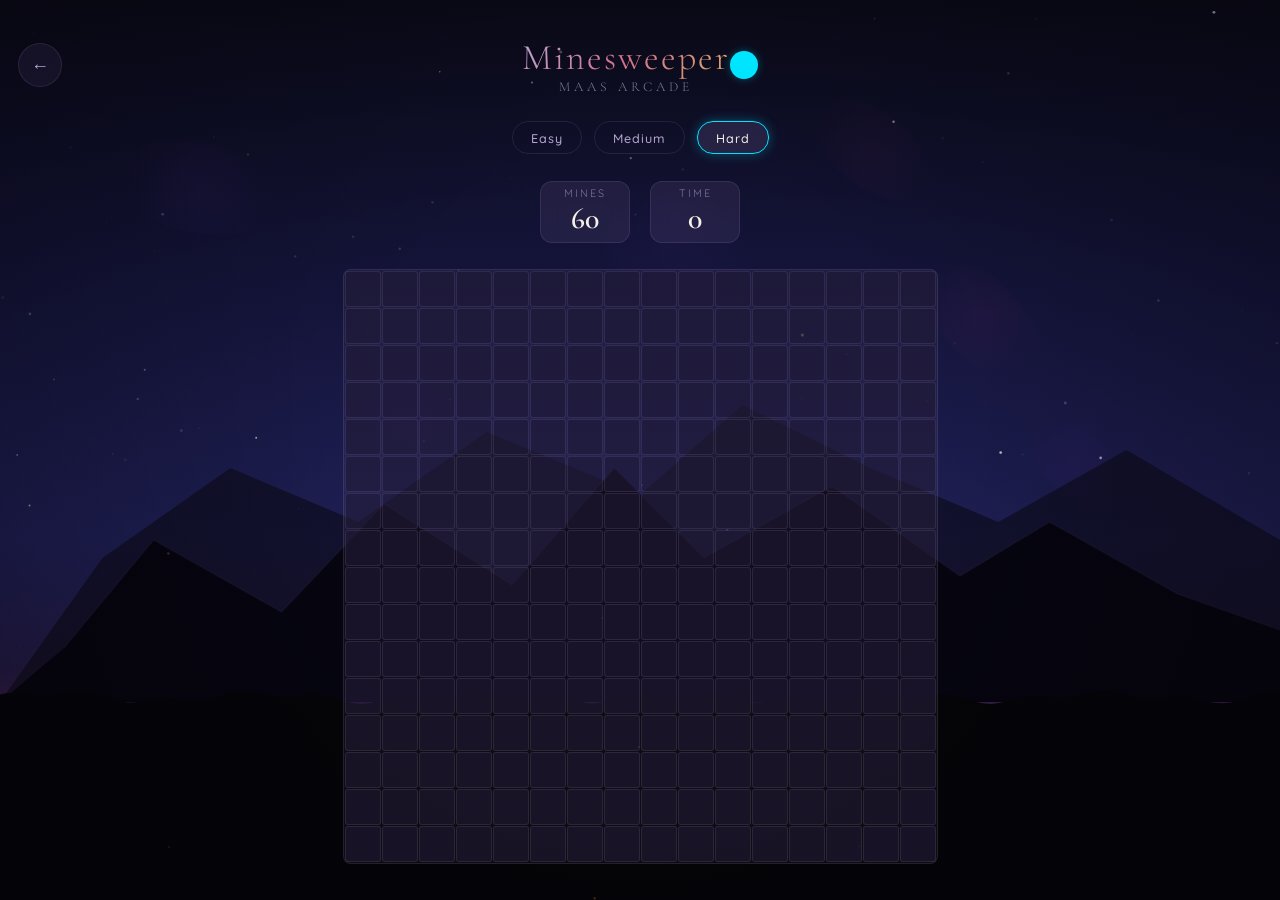
<file: games/minesweeper.html>
<!DOCTYPE html>
<html lang="en">
<head>
<meta charset="UTF-8">
<meta name="viewport" content="width=device-width, initial-scale=1.0, maximum-scale=1.0, user-scalable=no, viewport-fit=cover">
<title>Minesweeper — Maas Arcade</title>
<meta name="theme-color" content="#0d0a1a">
<meta name="apple-mobile-web-app-capable" content="yes">
<meta name="apple-mobile-web-app-status-bar-style" content="black-translucent">
<meta name="format-detection" content="telephone=no">
<link rel="stylesheet" href="../shared.css">
<style>
  :root {
    --game-accent: var(--neon-cyan);
    --game-glow: rgba(0,229,255,0.3);
  }

  /* ── Number colors (neon palette) ── */
  .num-1 { color: #00e5ff; text-shadow: 0 0 6px rgba(0,229,255,0.5); }
  .num-2 { color: #76ff03; text-shadow: 0 0 6px rgba(118,255,3,0.5); }
  .num-3 { color: #ff6b9d; text-shadow: 0 0 6px rgba(255,107,157,0.5); }
  .num-4 { color: #b388ff; text-shadow: 0 0 6px rgba(179,136,255,0.5); }
  .num-5 { color: #ff9100; text-shadow: 0 0 6px rgba(255,145,0,0.5); }
  .num-6 { color: #e040fb; text-shadow: 0 0 6px rgba(224,64,251,0.5); }
  .num-7 { color: #ffd740; text-shadow: 0 0 6px rgba(255,215,64,0.5); }
  .num-8 { color: #c6ff00; text-shadow: 0 0 6px rgba(198,255,0,0.5); }

  /* ── Grid container ── */
  #grid-container {
    display: flex;
    align-items: center;
    justify-content: center;
    width: 100%;
    overflow: hidden;
    touch-action: none;
  }

  #grid {
    display: grid;
    gap: 1px;
    background: rgba(184,169,212,0.06);
    border: 1px solid var(--glass-border);
    border-radius: 8px;
    padding: 1px;
    position: relative;
  }

  /* ── Cell styling ── */
  .cell {
    width: var(--cell-size);
    height: var(--cell-size);
    display: flex;
    align-items: center;
    justify-content: center;
    background: var(--glass-bg);
    border: 1px solid var(--glass-border);
    border-radius: 3px;
    cursor: pointer;
    font-family: var(--font-display);
    font-weight: 600;
    font-size: calc(var(--cell-size) * 0.5);
    transition: background 0.15s ease, transform 0.1s ease, border-color 0.15s ease;
    position: relative;
    user-select: none;
    -webkit-user-select: none;
  }

  .cell:active:not(.revealed):not(.flagged) {
    transform: scale(0.93);
  }

  .cell.revealed {
    background: rgba(20,16,36,0.7);
    border-color: rgba(184,169,212,0.06);
    cursor: default;
  }

  .cell.revealed.empty {
    background: rgba(20,16,36,0.5);
  }

  .cell.flagged {
    background: rgba(74,63,107,0.4);
    border-color: rgba(0,229,255,0.2);
  }

  .cell.flagged .flag-icon {
    font-size: calc(var(--cell-size) * 0.5);
    filter: drop-shadow(0 0 4px rgba(255,107,157,0.4));
  }

  .cell.mine-hit {
    background: rgba(255,50,50,0.3) !important;
    border-color: rgba(255,50,50,0.5) !important;
    animation: mineExplode 0.5s ease;
  }

  .cell.mine-revealed {
    background: rgba(255,50,50,0.12);
    border-color: rgba(255,50,50,0.2);
  }

  .cell.mine-revealed .mine-icon {
    font-size: calc(var(--cell-size) * 0.5);
    animation: mineAppear 0.3s ease both;
  }

  .cell.wrong-flag {
    background: rgba(255,100,50,0.2);
    border-color: rgba(255,100,50,0.3);
    text-decoration: line-through;
    text-decoration-color: rgba(255,100,100,0.8);
  }

  /* ── Score bar overrides ── */
  .score-bar {
    gap: clamp(8px, 2vw, 20px);
  }

  .score-box {
    min-width: clamp(60px, 15vw, 90px);
  }

  /* ── Difficulty selector spacing ── */
  .difficulty-selector {
    padding: 0;
  }

  /* ── Animations ── */
  @keyframes mineExplode {
    0% { transform: scale(1); }
    30% { transform: scale(1.3); background: rgba(255,80,80,0.5); }
    100% { transform: scale(1); }
  }

  @keyframes mineAppear {
    0% { opacity: 0; transform: scale(0); }
    60% { transform: scale(1.2); }
    100% { opacity: 1; transform: scale(1); }
  }

  @keyframes cellReveal {
    0% { opacity: 0; transform: scale(0.6); }
    100% { opacity: 1; transform: scale(1); }
  }

  .cell.reveal-anim {
    animation: cellReveal 0.2s ease both;
  }

  /* ── Win glow on grid ── */
  #grid.win-glow {
    box-shadow: 0 0 30px var(--game-glow), 0 0 60px rgba(0,229,255,0.15);
    border-color: var(--game-accent);
    transition: all 0.8s ease;
  }

  /* ── Overlay extras ── */
  .overlay-stats {
    display: flex;
    gap: clamp(12px, 3vw, 24px);
    margin-bottom: var(--spacing-md);
    animation: fadeInUp 0.8s ease 0.3s both;
  }

  .stat-item {
    text-align: center;
  }

  .stat-value {
    font-family: var(--font-display);
    font-size: clamp(20px, 3.5dvh, 30px);
    font-weight: 600;
    color: var(--moon-glow);
  }

  .stat-label {
    font-size: clamp(8px, 1.2dvh, 11px);
    letter-spacing: 2px;
    text-transform: uppercase;
    color: var(--iris-light);
    opacity: 0.6;
  }

  .overlay-petals {
    font-size: clamp(12px, 1.8dvh, 16px);
    color: var(--neon-rose);
    margin-bottom: var(--spacing-md);
    animation: fadeInUp 0.8s ease 0.5s both;
  }

  .overlay-best {
    font-size: clamp(11px, 1.5dvh, 14px);
    color: var(--neon-cyan);
    margin-bottom: var(--spacing-sm);
    animation: fadeInUp 0.8s ease 0.4s both;
  }

  .overlay-buttons {
    display: flex;
    gap: var(--spacing-sm);
    animation: fadeInUp 0.8s ease 0.6s both;
  }

  .mine-count-negative {
    color: #ff4060 !important;
    text-shadow: 0 0 8px rgba(255,64,96,0.5) !important;
  }

  .overlay-streak {
    font-size: clamp(12px, 1.8dvh, 16px);
    color: var(--neon-cyan);
    margin-bottom: var(--spacing-sm);
    animation: fadeInUp 0.8s ease 0.45s both;
  }
</style>
</head>
<body>

<canvas class="bg-canvas" id="bg-canvas"></canvas>
<canvas class="particle-canvas" id="particle-canvas"></canvas>

<div class="game-page">

  <!-- Header -->
  <div class="game-header">
    <a class="btn-back" onclick="goToHub()" aria-label="Back">&#8592;</a>
    <div>
      <div class="game-title text-gradient">Minesweeper</div>
      <div class="game-subtitle">maas arcade</div>
    </div>
    <button id="skin-toggle" style="width:28px;height:28px;border-radius:50%;border:none;cursor:pointer;background:var(--game-accent);box-shadow:0 0 8px var(--game-glow);flex-shrink:0;" title="Change skin"></button>
  </div>

  <!-- Difficulty selector -->
  <div class="difficulty-selector" id="difficulty-selector">
    <button class="difficulty-btn active" data-diff="easy">Easy</button>
    <button class="difficulty-btn" data-diff="medium">Medium</button>
    <button class="difficulty-btn" data-diff="hard">Hard</button>
  </div>

  <!-- Score bar -->
  <div class="score-bar">
    <div class="score-box">
      <div class="score-label">Mines</div>
      <div class="score-value" id="mine-count">10</div>
    </div>
    <div class="score-box">
      <div class="score-label">Time</div>
      <div class="score-value" id="timer">0</div>
    </div>
  </div>

  <!-- Grid -->
  <div id="grid-container">
    <div id="grid"></div>
  </div>

</div>

<!-- Game Over Overlay -->
<div class="overlay" id="overlay">
  <div class="overlay-title text-gradient" id="overlay-title">Game Over</div>
  <div class="overlay-score" id="overlay-score">0</div>
  <div class="overlay-label" id="overlay-score-label">SCORE</div>
  <div class="overlay-stats" id="overlay-stats">
    <div class="stat-item">
      <div class="stat-value" id="overlay-time">0s</div>
      <div class="stat-label">Time</div>
    </div>
    <div class="stat-item">
      <div class="stat-value" id="overlay-diff">Easy</div>
      <div class="stat-label">Difficulty</div>
    </div>
  </div>
  <div class="overlay-best" id="overlay-best" style="display:none;">New Best Score!</div>
  <div class="overlay-streak" id="overlay-streak" style="display:none;"></div>
  <div class="overlay-petals" id="overlay-petals" style="display:none;"></div>
  <div class="overlay-buttons">
    <button class="btn-primary" onclick="newGame()">Play Again</button>
    <button class="btn-secondary" onclick="goToHub()">Hub</button>
  </div>
</div>

<script src="../shared.js"></script>
<script>
/* ═══════════════════════════════════════════════════════════════
   MINESWEEPER — Maas Arcade
   ═══════════════════════════════════════════════════════════════ */
(() => {
  'use strict';

  // ── Difficulty configs ──
  const DIFFS = {
    easy:   { rows: 9,  cols: 9,  mines: 10, mult: 1, label: 'Easy' },
    medium: { rows: 16, cols: 16, mines: 40, mult: 2, label: 'Medium' },
    hard:   { rows: 16, cols: 16, mines: 60, mult: 3, label: 'Hard' }
  };

  // ── State ──
  let diff = 'easy';
  let rows, cols, totalMines;
  let board = [];       // 2D: { mine, revealed, flagged, adjacent }
  let minesPlaced = false;
  let gameOver = false;
  let gameWon = false;
  let flagCount = 0;
  let revealedCount = 0;
  let timerVal = 0;
  let timerInterval = null;
  let timerStarted = false;

  // ── DOM refs ──
  const gridEl = document.getElementById('grid');
  const gridContainer = document.getElementById('grid-container');
  const mineCountEl = document.getElementById('mine-count');
  const timerEl = document.getElementById('timer');
  const overlay = document.getElementById('overlay');
  const overlayTitle = document.getElementById('overlay-title');
  const overlayScore = document.getElementById('overlay-score');
  const overlayScoreLabel = document.getElementById('overlay-score-label');
  const overlayTime = document.getElementById('overlay-time');
  const overlayDiff = document.getElementById('overlay-diff');
  const overlayBest = document.getElementById('overlay-best');
  const overlayStreak = document.getElementById('overlay-streak');
  const overlayPetals = document.getElementById('overlay-petals');
  const diffBtns = document.querySelectorAll('.difficulty-btn');

  // Win streak tracking (persisted in ArcadeData settings)
  function getWinStreak() {
    return ArcadeData.getSetting('minesweeper_streak') || 0;
  }
  function setWinStreak(val) {
    ArcadeData.setSetting('minesweeper_streak', val);
  }

  // ── Background & particles ──
  const bg = new AmbientBackground(document.getElementById('bg-canvas'));
  bg.start();
  const particles = new ParticleSystem(document.getElementById('particle-canvas'));
  particles.start();

  // ── Auto-detect appropriate difficulty ──
  function autoDetectDifficulty() {
    const w = window.innerWidth;
    const h = window.innerHeight;
    if (w >= 800 && h >= 600) return 'hard';
    if (w >= 500 && h >= 700) return 'medium';
    return 'easy';
  }

  // ── Difficulty buttons ──
  diffBtns.forEach(btn => {
    btn.addEventListener('click', () => {
      const d = btn.dataset.diff;
      if (d === diff && minesPlaced) return;
      diff = d;
      diffBtns.forEach(b => b.classList.toggle('active', b.dataset.diff === d));
      AudioManager.playClick();
      haptic('light');
      newGame();
    });
  });

  // Set initial difficulty based on screen
  function setInitialDifficulty() {
    const detected = autoDetectDifficulty();
    diff = detected;
    diffBtns.forEach(b => b.classList.toggle('active', b.dataset.diff === detected));
  }

  // ── Cell size calculation ──
  function updateCellSize() {
    const cfg = DIFFS[diff];
    const cellSize = `min(calc(92vw / ${cfg.cols}), calc(70dvh / ${cfg.rows}), 36px)`;
    gridEl.style.setProperty('--cell-size', cellSize);
    gridEl.style.gridTemplateColumns = `repeat(${cfg.cols}, var(--cell-size))`;
    gridEl.style.gridTemplateRows = `repeat(${cfg.rows}, var(--cell-size))`;
  }

  // ── Board initialization ──
  function initBoard() {
    const cfg = DIFFS[diff];
    rows = cfg.rows;
    cols = cfg.cols;
    totalMines = cfg.mines;

    board = [];
    for (let r = 0; r < rows; r++) {
      board[r] = [];
      for (let c = 0; c < cols; c++) {
        board[r][c] = { mine: false, revealed: false, flagged: false, adjacent: 0 };
      }
    }

    minesPlaced = false;
    gameOver = false;
    gameWon = false;
    flagCount = 0;
    revealedCount = 0;
    timerVal = 0;
    timerStarted = false;
    clearInterval(timerInterval);
    timerInterval = null;

    mineCountEl.textContent = totalMines;
    mineCountEl.classList.remove('mine-count-negative');
    timerEl.textContent = '0';
  }

  // ── Place mines (after first click) ──
  function placeMines(safeRow, safeCol) {
    let placed = 0;
    while (placed < totalMines) {
      const r = Math.floor(Math.random() * rows);
      const c = Math.floor(Math.random() * cols);
      // Keep safe zone around first click
      if (Math.abs(r - safeRow) <= 1 && Math.abs(c - safeCol) <= 1) continue;
      if (board[r][c].mine) continue;
      board[r][c].mine = true;
      placed++;
    }

    // Calculate adjacency numbers
    for (let r = 0; r < rows; r++) {
      for (let c = 0; c < cols; c++) {
        if (board[r][c].mine) continue;
        let count = 0;
        forNeighbors(r, c, (nr, nc) => {
          if (board[nr][nc].mine) count++;
        });
        board[r][c].adjacent = count;
      }
    }

    minesPlaced = true;
  }

  // ── Neighbor iteration helper ──
  function forNeighbors(r, c, fn) {
    for (let dr = -1; dr <= 1; dr++) {
      for (let dc = -1; dc <= 1; dc++) {
        if (dr === 0 && dc === 0) continue;
        const nr = r + dr;
        const nc = c + dc;
        if (nr >= 0 && nr < rows && nc >= 0 && nc < cols) {
          fn(nr, nc);
        }
      }
    }
  }

  // ── Render the grid ──
  function renderGrid() {
    gridEl.innerHTML = '';
    gridEl.classList.remove('win-glow');
    updateCellSize();

    for (let r = 0; r < rows; r++) {
      for (let c = 0; c < cols; c++) {
        const cell = document.createElement('div');
        cell.className = 'cell';
        cell.dataset.r = r;
        cell.dataset.c = c;
        gridEl.appendChild(cell);
      }
    }
  }

  // ── Update a single cell visually ──
  function updateCell(r, c) {
    const idx = r * cols + c;
    const cellEl = gridEl.children[idx];
    if (!cellEl) return;

    const cell = board[r][c];
    cellEl.className = 'cell';
    cellEl.innerHTML = '';

    if (cell.revealed) {
      cellEl.classList.add('revealed');
      if (cell.mine) {
        cellEl.classList.add('mine-revealed');
        cellEl.innerHTML = '<span class="mine-icon">\u{1F4A3}</span>';
      } else if (cell.adjacent > 0) {
        cellEl.classList.add(`num-${cell.adjacent}`);
        cellEl.textContent = cell.adjacent;
      } else {
        cellEl.classList.add('empty');
      }
    } else if (cell.flagged) {
      cellEl.classList.add('flagged');
      cellEl.innerHTML = '<span class="flag-icon">\u{1F6A9}</span>';
    }
  }

  // ── Start timer ──
  function startTimer() {
    if (timerStarted) return;
    timerStarted = true;
    timerInterval = setInterval(() => {
      timerVal++;
      const mins = Math.floor(timerVal / 60);
      const secs = timerVal % 60;
      timerEl.textContent = mins > 0 ? mins + ':' + String(secs).padStart(2, '0') : secs;
    }, 1000);
  }

  // ── Stop timer ──
  function stopTimer() {
    clearInterval(timerInterval);
    timerInterval = null;
  }

  // ── Reveal cell ──
  function revealCell(r, c) {
    if (gameOver || gameWon) return;
    const cell = board[r][c];

    // Chord clicking: if cell is already revealed and numbered,
    // and adjacent flag count equals the cell's number, auto-reveal non-flagged neighbors
    if (cell.revealed && !cell.mine && cell.adjacent > 0) {
      chordReveal(r, c);
      return;
    }

    if (cell.revealed || cell.flagged) return;

    // First tap: place mines
    if (!minesPlaced) {
      placeMines(r, c);
      startTimer();
    }

    cell.revealed = true;
    revealedCount++;

    if (cell.mine) {
      // BOOM
      handleLoss(r, c);
      return;
    }

    updateCell(r, c);
    addRevealAnimation(r, c, 0);

    // Flood fill if empty
    if (cell.adjacent === 0) {
      floodFill(r, c);
    }

    // Check win
    checkWin();
  }

  // ── Chord reveal (auto-reveal neighbors when flag count matches number) ──
  function chordReveal(r, c) {
    const cell = board[r][c];
    // Count adjacent flags
    let adjFlags = 0;
    forNeighbors(r, c, (nr, nc) => {
      if (board[nr][nc].flagged) adjFlags++;
    });

    if (adjFlags !== cell.adjacent) return;

    // Reveal all non-flagged, non-revealed neighbors
    let hitMine = false;
    let hitR = -1, hitC = -1;
    forNeighbors(r, c, (nr, nc) => {
      const neighbor = board[nr][nc];
      if (neighbor.revealed || neighbor.flagged) return;

      neighbor.revealed = true;
      revealedCount++;

      if (neighbor.mine) {
        // Wrong flag placement — hitting a mine
        hitMine = true;
        hitR = nr;
        hitC = nc;
        return;
      }

      updateCell(nr, nc);
      addRevealAnimation(nr, nc, 0);

      if (neighbor.adjacent === 0) {
        floodFill(nr, nc);
      }
    });

    if (hitMine) {
      handleLoss(hitR, hitC);
      return;
    }

    AudioManager.playClick();
    haptic('light');
    checkWin();
  }

  // ── Flood-fill cascade ──
  function floodFill(startR, startC) {
    const queue = [];
    forNeighbors(startR, startC, (nr, nc) => {
      queue.push([nr, nc, 1]);
    });

    let delay = 0;
    const visited = new Set();
    visited.add(`${startR},${startC}`);

    while (queue.length > 0) {
      const [r, c, depth] = queue.shift();
      const key = `${r},${c}`;
      if (visited.has(key)) continue;
      visited.add(key);

      const cell = board[r][c];
      if (cell.revealed || cell.flagged || cell.mine) continue;

      cell.revealed = true;
      revealedCount++;
      delay = Math.min(depth * 15, 300);

      addRevealAnimation(r, c, delay);
      updateCell(r, c);

      if (cell.adjacent === 0) {
        forNeighbors(r, c, (nr, nc) => {
          if (!visited.has(`${nr},${nc}`)) {
            queue.push([nr, nc, depth + 1]);
          }
        });
      }
    }
  }

  // ── Add reveal animation to a cell ──
  function addRevealAnimation(r, c, delayMs) {
    const idx = r * cols + c;
    const cellEl = gridEl.children[idx];
    if (!cellEl) return;
    if (delayMs > 0) {
      setTimeout(() => cellEl.classList.add('reveal-anim'), delayMs);
    } else {
      cellEl.classList.add('reveal-anim');
    }
  }

  // ── Toggle flag ──
  function toggleFlag(r, c) {
    if (gameOver || gameWon) return;
    const cell = board[r][c];
    if (cell.revealed) return;

    cell.flagged = !cell.flagged;
    flagCount += cell.flagged ? 1 : -1;
    const remaining = totalMines - flagCount;
    mineCountEl.textContent = remaining;
    mineCountEl.classList.toggle('mine-count-negative', remaining < 0);
    updateCell(r, c);
    AudioManager.playClick();
    haptic('medium');

    // Start timer on first flag too if not started
    if (!minesPlaced) return; // Can't flag before first reveal logically, but just in case
  }

  // ── Check win ──
  function checkWin() {
    const totalSafe = rows * cols - totalMines;
    if (revealedCount === totalSafe) {
      handleWin();
    }
  }

  // ── Handle win ──
  function handleWin() {
    gameWon = true;
    gameOver = true;
    stopTimer();
    AudioManager.playSuccess();
    haptic('heavy');

    // Auto-flag remaining mines
    for (let r = 0; r < rows; r++) {
      for (let c = 0; c < cols; c++) {
        if (board[r][c].mine && !board[r][c].flagged) {
          board[r][c].flagged = true;
          flagCount++;
          updateCell(r, c);
        }
      }
    }
    mineCountEl.textContent = '0';

    gridEl.classList.add('win-glow');

    // Win streak
    const streak = getWinStreak() + 1;
    setWinStreak(streak);
    const streakBonus = streak * 2;

    // Score: max(0, 999 - seconds) * multiplier
    const cfg = DIFFS[diff];
    const score = Math.max(0, 999 - timerVal) * cfg.mult;
    const petals = 5 + streakBonus;

    // Celebrate with particles
    const rect = gridEl.getBoundingClientRect();
    const cx = rect.left + rect.width / 2;
    const cy = rect.top + rect.height / 2;
    const colors = ['#00e5ff', '#76ff03', '#ff6b9d', '#b388ff', '#ffd740', '#e040fb'];
    for (let i = 0; i < 6; i++) {
      setTimeout(() => {
        const px = cx + (Math.random() - 0.5) * rect.width * 0.8;
        const py = cy + (Math.random() - 0.5) * rect.height * 0.6;
        particles.spawn(px, py, colors[i % colors.length], 15);
      }, i * 120);
    }

    // Submit score
    const isBest = ArcadeData.submitScore('minesweeper', score);
    ArcadeData.earnPetals(petals);

    // Show overlay
    setTimeout(() => showOverlay(true, score, isBest, petals, streak, streakBonus), 800);
  }

  // ── Handle loss ──
  function handleLoss(hitR, hitC) {
    gameOver = true;
    stopTimer();
    AudioManager.playFail();
    haptic('heavy');

    // Mark hit cell
    const hitIdx = hitR * cols + hitC;
    const hitEl = gridEl.children[hitIdx];
    if (hitEl) {
      hitEl.className = 'cell revealed mine-hit';
      hitEl.innerHTML = '<span class="mine-icon">\u{1F4A3}</span>';
    }

    // Cascading explosion: reveal all mines with delay based on distance
    const minePositions = [];
    for (let r = 0; r < rows; r++) {
      for (let c = 0; c < cols; c++) {
        if (board[r][c].mine && !(r === hitR && c === hitC)) {
          const dist = Math.sqrt((r - hitR) ** 2 + (c - hitC) ** 2);
          minePositions.push({ r, c, dist });
        }
        // Also mark wrong flags
        if (board[r][c].flagged && !board[r][c].mine) {
          const dist = Math.sqrt((r - hitR) ** 2 + (c - hitC) ** 2);
          minePositions.push({ r, c, dist, wrongFlag: true });
        }
      }
    }

    minePositions.sort((a, b) => a.dist - b.dist);

    minePositions.forEach((pos, i) => {
      setTimeout(() => {
        const idx = pos.r * cols + pos.c;
        const cellEl = gridEl.children[idx];
        if (!cellEl) return;

        if (pos.wrongFlag) {
          cellEl.className = 'cell revealed wrong-flag';
          cellEl.innerHTML = '<span class="flag-icon">\u{1F6A9}</span>';
        } else {
          board[pos.r][pos.c].revealed = true;
          cellEl.className = 'cell revealed mine-revealed';
          cellEl.innerHTML = '<span class="mine-icon">\u{1F4A3}</span>';
        }

        // Spawn explosion particle
        const rect = cellEl.getBoundingClientRect();
        particles.spawn(
          rect.left + rect.width / 2,
          rect.top + rect.height / 2,
          '#ff6b6b', 4
        );
      }, 50 + i * 25);
    });

    const cfg = DIFFS[diff];
    const score = 0;

    // Reset win streak on loss
    setWinStreak(0);

    ArcadeData.submitScore('minesweeper', score);

    const totalDelay = 50 + minePositions.length * 25 + 400;
    setTimeout(() => showOverlay(false, score, false, 0, 0, 0), totalDelay);
  }

  // ── Show overlay ──
  function showOverlay(won, score, isBest, petals, streak, streakBonus) {
    overlayTitle.textContent = won ? 'Cleared!' : 'Game Over';
    overlayScore.textContent = score;
    overlayScoreLabel.textContent = 'SCORE';
    overlayTime.textContent = timerVal + 's';
    overlayDiff.textContent = DIFFS[diff].label;

    if (isBest && score > 0) {
      overlayBest.style.display = 'block';
      overlayBest.textContent = '\u2728 New Best Score! \u2728';
    } else {
      overlayBest.style.display = 'none';
    }

    // Win streak display
    if (won && streak > 0) {
      overlayStreak.style.display = 'block';
      overlayStreak.textContent = 'Win Streak: ' + streak + (streakBonus > 0 ? ' (+' + streakBonus + ' bonus petals)' : '');
    } else {
      overlayStreak.style.display = 'none';
    }

    if (petals > 0) {
      overlayPetals.style.display = 'block';
      overlayPetals.textContent = '\u{1F338} +' + petals + ' Petals earned';
    } else {
      overlayPetals.style.display = 'none';
    }

    overlay.classList.add('visible');
  }

  // ── New game ──
  window.newGame = function() {
    overlay.classList.remove('visible');
    initBoard();
    renderGrid();
    setupTouch();
  };

  // ── Touch handling ──
  let touchMgr = null;

  function setupTouch() {
    if (touchMgr) touchMgr.destroy();

    touchMgr = new TouchManager(gridEl, {
      longPressTime: 500,
      dragThreshold: 12,

      onTap: (info) => {
        const cellEl = info.target.closest('.cell');
        if (!cellEl) return;
        const r = parseInt(cellEl.dataset.r);
        const c = parseInt(cellEl.dataset.c);
        if (isNaN(r) || isNaN(c)) return;
        revealCell(r, c);
        if (!gameOver && !gameWon) {
          AudioManager.playClick();
          haptic('light');
        }
      },

      onLongPress: (info) => {
        const cellEl = info.target.closest('.cell');
        if (!cellEl) return;
        const r = parseInt(cellEl.dataset.r);
        const c = parseInt(cellEl.dataset.c);
        if (isNaN(r) || isNaN(c)) return;
        toggleFlag(r, c);
      }
    });
  }

  // ── Also support right-click for desktop flagging ──
  gridEl.addEventListener('contextmenu', (e) => {
    e.preventDefault();
    const cellEl = e.target.closest('.cell');
    if (!cellEl) return;
    const r = parseInt(cellEl.dataset.r);
    const c = parseInt(cellEl.dataset.c);
    if (isNaN(r) || isNaN(c)) return;
    toggleFlag(r, c);
  });

  // ── Handle resize ──
  window.addEventListener('resize', () => {
    if (!gameOver) updateCellSize();
  });

  // ── Skin Toggle ──
  const skinToggleBtn = document.getElementById('skin-toggle');
  const gameSkins = ThemeManager.GAME_SKINS['minesweeper'];
  let currentSkinIdx = ThemeManager.getGameSkin('minesweeper');

  skinToggleBtn.addEventListener('click', () => {
    if (!gameSkins || gameSkins.length === 0) return;
    currentSkinIdx = (currentSkinIdx + 1) % gameSkins.length;
    ThemeManager.setGameSkin('minesweeper', currentSkinIdx);
    skinToggleBtn.style.background = 'var(--game-accent)';
    skinToggleBtn.style.boxShadow = '0 0 8px var(--game-glow)';
    AudioManager.playClick();
    haptic('light');
  });

  // ── Initialize ──
  setInitialDifficulty();
  initBoard();
  renderGrid();
  setupTouch();

})();
</script>
</body>
</html>
</file>
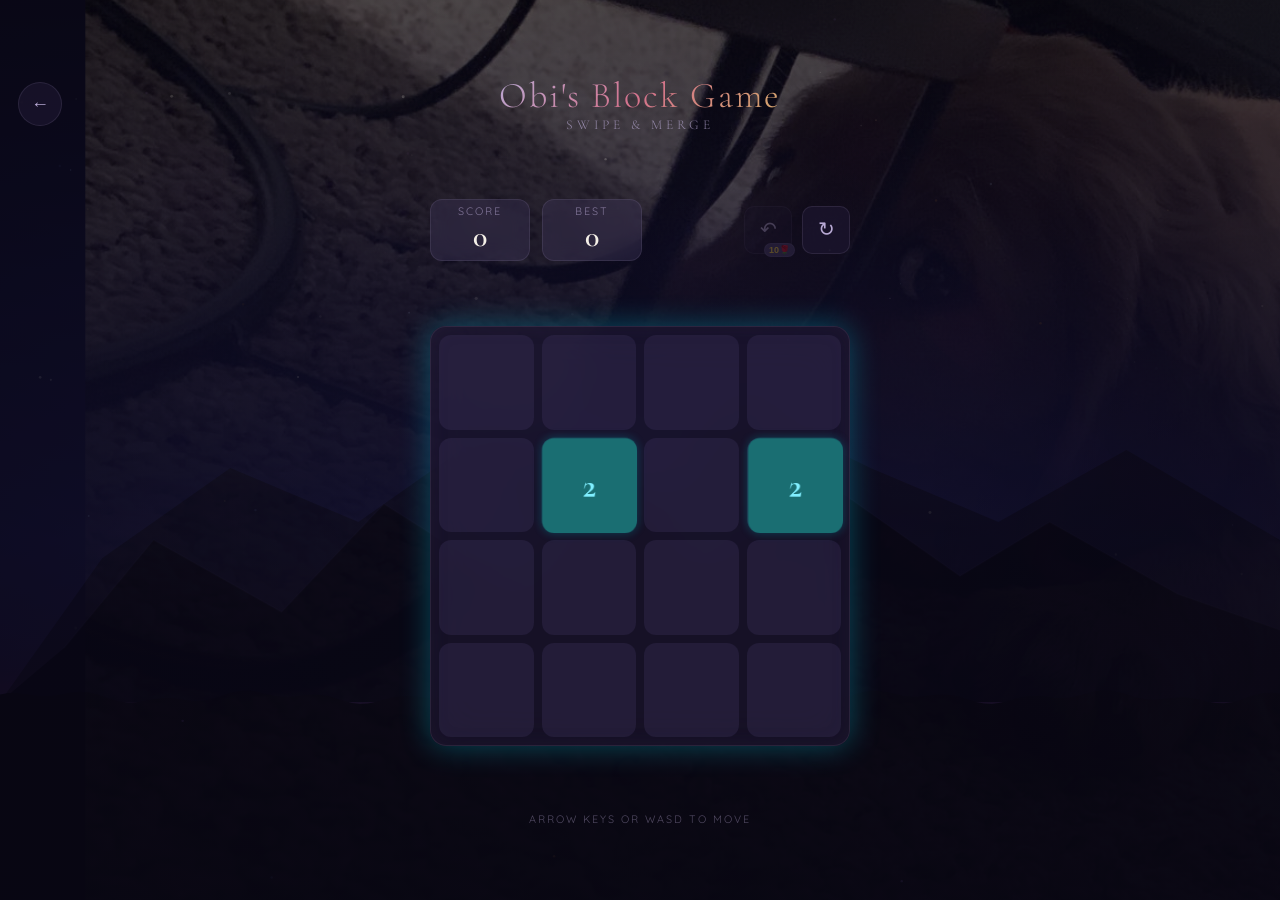
<file: games/neon-2048.html>
<!DOCTYPE html>
<html lang="en">
<head>
<meta charset="UTF-8">
<meta name="viewport" content="width=device-width, initial-scale=1.0, maximum-scale=1.0, user-scalable=no, viewport-fit=cover">
<title>Obi's Block Game — Maas Arcade</title>
<meta name="theme-color" content="#0d0a1a">
<meta name="apple-mobile-web-app-capable" content="yes">
<meta name="apple-mobile-web-app-status-bar-style" content="black-translucent">
<meta name="format-detection" content="telephone=no">
<link rel="stylesheet" href="../shared.css">
<style>
  :root {
    --game-accent: var(--neon-cyan);
    --game-glow: rgba(0,229,255,0.3);
    --board-size: min(92vw, 65dvh, 420px);
    --cell-gap: clamp(4px, 1vw, 8px);
    --cell-size: calc((var(--board-size) - 5 * var(--cell-gap)) / 4);
    --cell-radius: clamp(6px, 1.2vw, 12px);
  }

  /* ── Score bar extras ── */
  .score-bar {
    width: var(--board-size);
    max-width: calc(100vw - 2 * var(--spacing-sm));
    justify-content: space-between;
    margin-left: auto;
    margin-right: auto;
  }

  .action-buttons {
    display: flex;
    gap: clamp(6px, 1.5vw, 10px);
  }

  .btn-icon {
    background: var(--glass-bg);
    border: 1px solid var(--glass-border);
    border-radius: 10px;
    width: clamp(36px, 5.5dvh, 48px);
    height: clamp(36px, 5.5dvh, 48px);
    display: flex;
    align-items: center;
    justify-content: center;
    cursor: pointer;
    color: var(--iris-light);
    font-size: clamp(16px, 2.2dvh, 22px);
    transition: all 0.3s ease;
    position: relative;
  }

  .btn-icon:active {
    background: rgba(74, 63, 107, 0.5);
    box-shadow: 0 0 12px var(--game-glow);
  }

  .btn-icon.disabled {
    opacity: 0.3;
    pointer-events: none;
  }

  .btn-icon .cost-badge {
    position: absolute;
    bottom: -4px;
    right: -4px;
    background: var(--iris-deep);
    border: 1px solid var(--glass-border);
    border-radius: 8px;
    font-size: clamp(7px, 1dvh, 9px);
    padding: 1px 4px;
    color: var(--neon-gold);
    font-weight: 600;
  }

  /* ── Board ── */
  .board-container {
    position: relative;
    width: var(--board-size);
    height: var(--board-size);
    flex-shrink: 0;
    margin-left: auto;
    margin-right: auto;
    max-width: calc(100vw - 2 * var(--spacing-sm));
  }

  .board-bg {
    position: absolute;
    inset: 0;
    display: grid;
    grid-template-columns: repeat(4, 1fr);
    grid-template-rows: repeat(4, 1fr);
    gap: var(--cell-gap);
    padding: var(--cell-gap);
    border-radius: 16px;
  }

  .cell-bg {
    background: rgba(74, 63, 107, 0.25);
    border-radius: var(--cell-radius);
  }

  /* ── Tile Layer ── */
  .tile-layer {
    position: absolute;
    inset: 0;
    pointer-events: none;
  }

  .tile {
    position: absolute;
    left: 0;
    top: 0;
    width: var(--cell-size);
    height: var(--cell-size);
    border-radius: var(--cell-radius);
    display: flex;
    align-items: center;
    justify-content: center;
    font-family: var(--font-display);
    font-weight: 700;
    font-size: clamp(20px, 3.5dvh, 32px);
    color: var(--void);
    transition: transform 150ms ease;
    z-index: 1;
    will-change: transform;
  }

  .tile.merged {
    animation: tilePop 200ms ease;
    z-index: 2;
  }

  .tile.new {
    animation: tileAppear 200ms ease;
  }

  @keyframes tileAppear {
    0%   { opacity: 0; transform: var(--tile-translate) scale(0); }
    60%  { opacity: 1; transform: var(--tile-translate) scale(1.1); }
    100% { opacity: 1; transform: var(--tile-translate) scale(1); }
  }

  @keyframes tilePop {
    0% { transform: var(--tile-translate) scale(1); }
    50% { transform: var(--tile-translate) scale(1.2); }
    100% { transform: var(--tile-translate) scale(1); }
  }

  /* ── Tile Colors ── */
  .tile[data-value="2"] {
    background: #1a6e72;
    color: #80efff;
    box-shadow: 0 0 10px rgba(0, 180, 200, 0.3);
    font-size: clamp(22px, 3.8dvh, 36px);
  }
  .tile[data-value="4"] {
    background: #0d8a7c;
    color: #b0fff0;
    box-shadow: 0 0 12px rgba(0, 200, 180, 0.35);
    font-size: clamp(22px, 3.8dvh, 36px);
  }
  .tile[data-value="8"] {
    background: #b85c00;
    color: #ffe0a0;
    box-shadow: 0 0 14px rgba(255, 145, 0, 0.4);
    font-size: clamp(22px, 3.8dvh, 36px);
  }
  .tile[data-value="16"] {
    background: #c44a3f;
    color: #ffd0c0;
    box-shadow: 0 0 16px rgba(255, 100, 80, 0.4);
    font-size: clamp(20px, 3.5dvh, 32px);
  }
  .tile[data-value="32"] {
    background: #c43068;
    color: #ffc0d8;
    box-shadow: 0 0 18px rgba(220, 60, 120, 0.45);
    font-size: clamp(20px, 3.5dvh, 32px);
  }
  .tile[data-value="64"] {
    background: #d01030;
    color: #ffb0b0;
    box-shadow: 0 0 20px rgba(255, 40, 40, 0.5);
    font-size: clamp(20px, 3.5dvh, 32px);
  }
  .tile[data-value="128"] {
    background: #c8b800;
    color: #fffde0;
    box-shadow: 0 0 22px rgba(255, 240, 60, 0.5);
    font-size: clamp(16px, 2.8dvh, 26px);
  }
  .tile[data-value="256"] {
    background: #b8920a;
    color: #fff5c0;
    box-shadow: 0 0 24px rgba(255, 200, 40, 0.55);
    font-size: clamp(16px, 2.8dvh, 26px);
  }
  .tile[data-value="512"] {
    background: #5ca800;
    color: #e0ffc0;
    box-shadow: 0 0 24px rgba(150, 255, 0, 0.5);
    font-size: clamp(16px, 2.8dvh, 26px);
  }
  .tile[data-value="1024"] {
    background: #20c020;
    color: #d0ffd0;
    box-shadow: 0 0 28px rgba(50, 255, 50, 0.55);
    font-size: clamp(13px, 2.2dvh, 20px);
  }
  .tile[data-value="2048"] {
    background: linear-gradient(135deg, #ff6b9d, #e040fb, #00e5ff, #76ff03, #ffd740);
    background-size: 400% 400%;
    animation: rainbowGlow 2s ease infinite;
    color: #fff;
    text-shadow: 0 0 10px rgba(255,255,255,0.8);
    box-shadow: 0 0 30px rgba(224, 64, 251, 0.6), 0 0 60px rgba(0, 229, 255, 0.3);
    font-size: clamp(13px, 2.2dvh, 20px);
  }
  /* Super tiles beyond 2048 */
  .tile[data-value="4096"],
  .tile[data-value="8192"],
  .tile[data-value="16384"],
  .tile[data-value="32768"],
  .tile[data-value="65536"] {
    background: linear-gradient(135deg, #e040fb, #00e5ff, #76ff03);
    background-size: 300% 300%;
    animation: rainbowGlow 3s ease infinite;
    color: #fff;
    text-shadow: 0 0 8px rgba(255,255,255,0.7);
    box-shadow: 0 0 25px rgba(224, 64, 251, 0.5);
    font-size: clamp(10px, 1.6dvh, 16px);
  }

  @keyframes rainbowGlow {
    0%   { background-position: 0% 50%;   box-shadow: 0 0 25px rgba(255,107,157,0.5), 0 0 50px rgba(0,229,255,0.2); }
    25%  { background-position: 50% 0%;   box-shadow: 0 0 25px rgba(224,64,251,0.5),  0 0 50px rgba(118,255,3,0.2); }
    50%  { background-position: 100% 50%; box-shadow: 0 0 25px rgba(0,229,255,0.5),   0 0 50px rgba(255,215,64,0.2); }
    75%  { background-position: 50% 100%; box-shadow: 0 0 25px rgba(118,255,3,0.5),   0 0 50px rgba(255,107,157,0.2); }
    100% { background-position: 0% 50%;   box-shadow: 0 0 25px rgba(255,107,157,0.5), 0 0 50px rgba(0,229,255,0.2); }
  }

  /* ── Overlays ── */
  .overlay .overlay-title { color: var(--game-accent); }

  .overlay-buttons {
    display: flex;
    flex-direction: column;
    gap: var(--spacing-sm);
    align-items: center;
  }

  .petals-earned {
    font-size: clamp(12px, 1.8dvh, 16px);
    color: var(--neon-gold);
    margin-bottom: var(--spacing-sm);
    animation: fadeInUp 0.5s ease 0.3s both;
  }

  /* Win overlay special */
  #win-overlay .overlay-title {
    background: linear-gradient(135deg, #ff6b9d, #e040fb, #00e5ff, #76ff03, #ffd740);
    background-size: 400% 400%;
    animation: rainbowGlow 2s ease infinite;
    -webkit-background-clip: text;
    -webkit-text-fill-color: transparent;
    background-clip: text;
  }

  /* ── Keyboard hint ── */
  .keyboard-hint {
    font-size: clamp(9px, 1.2dvh, 11px);
    color: var(--iris-light);
    opacity: 0.4;
    letter-spacing: 2px;
    text-transform: uppercase;
  }

  @media (pointer: coarse) {
    .keyboard-hint { display: none; }
  }

  /* ── Obi's Background Photo ── */
  .obi-bg {
    position: fixed;
    inset: 0;
    z-index: 0;
    pointer-events: none;
    overflow: hidden;
  }
  .obi-bg img {
    position: absolute;
    /* Photo is rotated 90deg CCW, so rotate it back */
    transform: rotate(90deg);
    transform-origin: center center;
    /* Position so puppy head is clearly visible at top on mobile */
    width: auto;
    height: 130vw;
    top: -15%;
    left: 50%;
    margin-left: -65vw;
    opacity: 0.55;
    filter: brightness(0.8) saturate(0.9);
  }
  /* Dark overlay — keep top clear for dog head, darken bottom for game board */
  .obi-bg::after {
    content: '';
    position: absolute;
    inset: 0;
    background: linear-gradient(
      180deg,
      rgba(10,8,24,0.1) 0%,
      rgba(10,8,24,0.25) 20%,
      rgba(10,8,24,0.6) 40%,
      rgba(10,8,24,0.88) 55%,
      rgba(10,8,24,0.95) 100%
    );
  }
</style>
</head>
<body>

<div class="obi-bg"><img src="obi.jpg" alt="Obi the puppy"></div>
<canvas class="bg-canvas" id="bg-canvas" style="opacity:0.3"></canvas>
<canvas class="particle-canvas" id="particle-canvas"></canvas>

<div class="game-page">
  <!-- Header -->
  <div class="game-header">
    <a class="btn-back" href="../index.html" aria-label="Back">&#8592;</a>
    <div>
      <div class="game-title text-gradient">Obi's Block Game</div>
      <div class="game-subtitle">Swipe &amp; Merge</div>
    </div>
  </div>

  <!-- Score Bar -->
  <div class="score-bar">
    <div style="display:flex; gap: clamp(6px, 1.5vw, 12px);">
      <div class="score-box">
        <div class="score-label">Score</div>
        <div class="score-value" id="score-display">0</div>
      </div>
      <div class="score-box">
        <div class="score-label">Best</div>
        <div class="score-value" id="best-display">0</div>
      </div>
    </div>
    <div class="action-buttons">
      <button class="btn-icon disabled" id="btn-undo" aria-label="Undo">
        &#8630;
        <span class="cost-badge">10&#127801;</span>
      </button>
      <button class="btn-icon" id="btn-new" aria-label="New Game">&#8635;</button>
    </div>
  </div>

  <!-- Board -->
  <div class="board-container glass-panel-glow" id="board-container">
    <div class="board-bg" id="board-bg"></div>
    <div class="tile-layer" id="tile-layer"></div>
  </div>

  <div class="keyboard-hint">Arrow keys or WASD to move</div>
</div>

<!-- Game Over Overlay -->
<div class="overlay" id="gameover-overlay">
  <div class="overlay-title">Game Over</div>
  <div class="overlay-score" id="final-score">0</div>
  <div class="overlay-label">Final Score</div>
  <div class="petals-earned" id="petals-earned"></div>
  <div class="overlay-buttons">
    <button class="btn-primary" id="btn-restart">New Game</button>
    <a class="btn-secondary" href="../index.html">Back to Arcade</a>
  </div>
</div>

<!-- Win Overlay -->
<div class="overlay" id="win-overlay">
  <div class="overlay-title">2048!</div>
  <div class="overlay-sub">You reached the golden tile</div>
  <div class="overlay-score" id="win-score">0</div>
  <div class="overlay-label">Score</div>
  <div class="overlay-buttons">
    <button class="btn-primary" id="btn-continue">Keep Going</button>
    <button class="btn-secondary" id="btn-newgame-win">New Game</button>
  </div>
</div>

<script src="../shared.js"></script>
<script>
(() => {
  'use strict';

  // ═══════════════════════════
  //  Constants
  // ═══════════════════════════
  const SIZE = 4;
  const GAME_ID = 'neon-2048';
  const SAVE_KEY = 'neon2048_state';

  // ═══════════════════════════
  //  DOM refs
  // ═══════════════════════════
  const scoreDisplay = document.getElementById('score-display');
  const bestDisplay = document.getElementById('best-display');
  const tileLayer = document.getElementById('tile-layer');
  const boardContainer = document.getElementById('board-container');
  const boardBg = document.getElementById('board-bg');
  const btnUndo = document.getElementById('btn-undo');
  const btnNew = document.getElementById('btn-new');
  const btnRestart = document.getElementById('btn-restart');
  const btnContinue = document.getElementById('btn-continue');
  const btnNewWin = document.getElementById('btn-newgame-win');
  const gameoverOverlay = document.getElementById('gameover-overlay');
  const winOverlay = document.getElementById('win-overlay');
  const finalScoreEl = document.getElementById('final-score');
  const winScoreEl = document.getElementById('win-score');
  const petalsEarnedEl = document.getElementById('petals-earned');
  const bgCanvas = document.getElementById('bg-canvas');
  const particleCanvas = document.getElementById('particle-canvas');

  // ═══════════════════════════
  //  Background + Particles
  // ═══════════════════════════
  const ambient = new AmbientBackground(bgCanvas);
  ambient.start();
  const particles = new ParticleSystem(particleCanvas);
  particles.start();

  // ═══════════════════════════
  //  Build background cells
  // ═══════════════════════════
  for (let i = 0; i < 16; i++) {
    const cell = document.createElement('div');
    cell.className = 'cell-bg';
    boardBg.appendChild(cell);
  }

  // ═══════════════════════════
  //  Game State
  // ═══════════════════════════
  let grid = [];       // 4x4 array of values (0 = empty)
  let score = 0;
  let best = ArcadeData.getBest(GAME_ID);
  let hasWon = false;
  let winShown = false;
  let gameOver = false;
  let moving = false;
  let prevState = null; // for undo
  let tileId = 0;       // unique tile id counter
  let tileElements = {}; // id -> DOM element

  bestDisplay.textContent = best;

  // ═══════════════════════════
  //  Grid Helpers
  // ═══════════════════════════
  function emptyGrid() {
    const g = [];
    for (let r = 0; r < SIZE; r++) {
      g[r] = [];
      for (let c = 0; c < SIZE; c++) {
        g[r][c] = 0;
      }
    }
    return g;
  }

  function cloneGrid(g) {
    return g.map(row => [...row]);
  }

  function emptyCells(g) {
    const cells = [];
    for (let r = 0; r < SIZE; r++) {
      for (let c = 0; c < SIZE; c++) {
        if (g[r][c] === 0) cells.push({ r, c });
      }
    }
    return cells;
  }

  // ═══════════════════════════
  //  Tile Positioning
  // ═══════════════════════════
  function tileTranslate(r, c) {
    // Calculate position based on grid cell + gap
    // Each cell offset = cell-size + cell-gap, offset by initial gap
    // CSS: padding = var(--cell-gap), cells are (board-size - 5*gap)/4
    // Position: gap + col * (cellSize + gap)
    const x = `calc(var(--cell-gap) + ${c} * (var(--cell-size) + var(--cell-gap)))`;
    const y = `calc(var(--cell-gap) + ${r} * (var(--cell-size) + var(--cell-gap)))`;
    return `translate(${x}, ${y})`;
  }

  // ═══════════════════════════
  //  Tile DOM
  // ═══════════════════════════
  function createTileEl(id, value, r, c, isNew) {
    const el = document.createElement('div');
    el.className = 'tile' + (isNew ? ' new' : '');
    el.dataset.value = value;
    el.dataset.id = id;
    el.textContent = value;
    const tr = tileTranslate(r, c);
    el.style.transform = tr;
    el.style.setProperty('--tile-translate', tr);
    // Remove 'new' class after animation
    if (isNew) {
      el.addEventListener('animationend', () => el.classList.remove('new'), { once: true });
    }
    tileLayer.appendChild(el);
    tileElements[id] = el;
    return el;
  }

  function removeTileEl(id) {
    const el = tileElements[id];
    if (el) {
      el.remove();
      delete tileElements[id];
    }
  }

  function updateTileEl(id, value, r, c) {
    const el = tileElements[id];
    if (!el) return;
    el.dataset.value = value;
    el.textContent = value;
    const tr = tileTranslate(r, c);
    el.style.transform = tr;
    el.style.setProperty('--tile-translate', tr);
  }

  function moveTileEl(id, r, c) {
    const el = tileElements[id];
    if (!el) return;
    const tr = tileTranslate(r, c);
    el.style.transform = tr;
    el.style.setProperty('--tile-translate', tr);
  }

  function popTileEl(id) {
    const el = tileElements[id];
    if (!el) return;
    el.classList.remove('merged');
    void el.offsetWidth; // force reflow
    el.classList.add('merged');
    el.addEventListener('animationend', () => el.classList.remove('merged'), { once: true });
  }

  // ═══════════════════════════
  //  Tile ID Grid (parallel to value grid)
  // ═══════════════════════════
  let idGrid = [];  // 4x4 of tile IDs (0 = empty)

  function emptyIdGrid() {
    const g = [];
    for (let r = 0; r < SIZE; r++) {
      g[r] = [];
      for (let c = 0; c < SIZE; c++) {
        g[r][c] = 0;
      }
    }
    return g;
  }

  // ═══════════════════════════
  //  Spawn Tile
  // ═══════════════════════════
  function spawnTile(count = 1) {
    for (let i = 0; i < count; i++) {
      const cells = emptyCells(grid);
      if (cells.length === 0) return;
      const cell = cells[Math.floor(Math.random() * cells.length)];
      const value = Math.random() < 0.9 ? 2 : 4;
      grid[cell.r][cell.c] = value;
      const id = ++tileId;
      idGrid[cell.r][cell.c] = id;
      createTileEl(id, value, cell.r, cell.c, true);
    }
  }

  // ═══════════════════════════
  //  Move Logic
  // ═══════════════════════════
  function getTraversals(direction) {
    // Returns row/col iteration orders and the delta vector
    const rows = [...Array(SIZE).keys()];
    const cols = [...Array(SIZE).keys()];

    let dr = 0, dc = 0;
    if (direction === 'up')    { dr = -1; }
    if (direction === 'down')  { dr = 1;  rows.reverse(); }
    if (direction === 'left')  { dc = -1; }
    if (direction === 'right') { dc = 1;  cols.reverse(); }

    return { rows, cols, dr, dc };
  }

  function findFarthest(g, r, c, dr, dc) {
    let nr = r, nc = c;
    while (true) {
      const tr = nr + dr;
      const tc = nc + dc;
      if (tr < 0 || tr >= SIZE || tc < 0 || tc >= SIZE) break;
      if (g[tr][tc] !== 0) break;
      nr = tr;
      nc = tc;
    }
    // Next cell (potential merge target)
    const nextR = nr + dr;
    const nextC = nc + dc;
    return { farthestR: nr, farthestC: nc, nextR, nextC };
  }

  function move(direction) {
    if (moving || gameOver) return false;

    const { rows, cols, dr, dc } = getTraversals(direction);
    let moved = false;
    let mergeScore = 0;
    const merged = emptyGrid(); // track which cells have merged this turn

    // Save state for undo BEFORE the move
    const undoGrid = cloneGrid(grid);
    const undoIdGrid = idGrid.map(row => [...row]);
    const undoScore = score;
    const undoHasWon = hasWon;
    const undoWinShown = winShown;
    const mergedTileIds = []; // tiles to remove after transition

    for (const r of rows) {
      for (const c of cols) {
        if (grid[r][c] === 0) continue;

        const value = grid[r][c];
        const id = idGrid[r][c];
        const { farthestR, farthestC, nextR, nextC } = findFarthest(grid, r, c, dr, dc);

        // Check for merge
        if (nextR >= 0 && nextR < SIZE && nextC >= 0 && nextC < SIZE &&
            grid[nextR][nextC] === value && !merged[nextR][nextC]) {
          // Merge
          const newValue = value * 2;
          const targetId = idGrid[nextR][nextC];

          grid[nextR][nextC] = newValue;
          grid[r][c] = 0;
          idGrid[r][c] = 0;
          merged[nextR][nextC] = 1;
          mergeScore += newValue;

          // Move current tile to merge position, then replace
          moveTileEl(id, nextR, nextC);
          mergedTileIds.push({ removeId: id, updateId: targetId, value: newValue, r: nextR, c: nextC });

          moved = true;
          if (newValue === 2048) hasWon = true;
        } else if (farthestR !== r || farthestC !== c) {
          // Slide
          grid[farthestR][farthestC] = value;
          grid[r][c] = 0;
          idGrid[farthestR][farthestC] = id;
          idGrid[r][c] = 0;

          moveTileEl(id, farthestR, farthestC);
          moved = true;
        }
      }
    }

    if (!moved) return false;

    // Store previous state for undo (capture pre-move win state)
    prevState = {
      grid: undoGrid,
      idGrid: undoIdGrid,
      score: undoScore,
      hasWon: undoHasWon,
      winShown: undoWinShown
    };
    btnUndo.classList.remove('disabled');

    score += mergeScore;
    if (score > best) {
      best = score;
    }
    updateScoreDisplay();

    // Audio feedback
    if (mergeScore > 0) {
      AudioManager.playPlace();
      haptic('light');
    }

    // After transition, handle merges and spawn
    moving = true;
    setTimeout(() => {
      // Process merges
      for (const m of mergedTileIds) {
        removeTileEl(m.removeId);
        updateTileEl(m.updateId, m.value, m.r, m.c);
        popTileEl(m.updateId);

        // Particles at merge location
        const boardRect = boardContainer.getBoundingClientRect();
        const cellGap = parseFloat(getComputedStyle(document.documentElement).getPropertyValue('--cell-gap')) || 6;
        const cellSize = (boardRect.width - 5 * cellGap) / 4;
        const px = boardRect.left + cellGap + m.c * (cellSize + cellGap) + cellSize / 2;
        const py = boardRect.top + cellGap + m.r * (cellSize + cellGap) + cellSize / 2;
        particles.spawn(px, py, getTileColor(m.value), 6);
      }

      spawnTile(1);
      saveState();

      // Check game state
      if (hasWon && !winShown) {
        winShown = true;
        showWin();
      } else if (!canMove()) {
        gameOver = true;
        showGameOver();
      }

      moving = false;
    }, 160);

    return true;
  }

  function getTileColor(value) {
    const colors = {
      2: '#80efff', 4: '#b0fff0', 8: '#ff9100', 16: '#ff6450',
      32: '#ff6b9d', 64: '#ff2828', 128: '#fff040', 256: '#ffc828',
      512: '#c6ff00', 1024: '#76ff03', 2048: '#e040fb'
    };
    return colors[value] || '#b388ff';
  }

  // ═══════════════════════════
  //  Can Move Check
  // ═══════════════════════════
  function canMove() {
    for (let r = 0; r < SIZE; r++) {
      for (let c = 0; c < SIZE; c++) {
        if (grid[r][c] === 0) return true;
        const v = grid[r][c];
        if (r < SIZE - 1 && grid[r + 1][c] === v) return true;
        if (c < SIZE - 1 && grid[r][c + 1] === v) return true;
      }
    }
    return false;
  }

  // ═══════════════════════════
  //  Score Display
  // ═══════════════════════════
  function updateScoreDisplay() {
    scoreDisplay.textContent = score;
    bestDisplay.textContent = best;
    scoreDisplay.classList.remove('pop');
    void scoreDisplay.offsetWidth;
    scoreDisplay.classList.add('pop');
  }

  // ═══════════════════════════
  //  Undo
  // ═══════════════════════════
  function undo() {
    if (!prevState || moving || gameOver) return;

    if (!ArcadeData.spendPetals(10)) {
      // Flash the undo button to indicate insufficient petals
      btnUndo.style.borderColor = '#ff4444';
      setTimeout(() => { btnUndo.style.borderColor = ''; }, 500);
      return;
    }

    AudioManager.playClick();
    haptic('medium');

    // Rebuild from previous state
    grid = prevState.grid;
    score = prevState.score;
    hasWon = prevState.hasWon;
    winShown = prevState.winShown;

    // Clear all tile elements
    tileLayer.innerHTML = '';
    tileElements = {};

    // Rebuild idGrid and tile elements
    idGrid = emptyIdGrid();
    for (let r = 0; r < SIZE; r++) {
      for (let c = 0; c < SIZE; c++) {
        if (grid[r][c] !== 0) {
          const id = ++tileId;
          idGrid[r][c] = id;
          createTileEl(id, grid[r][c], r, c, false);
        }
      }
    }

    prevState = null;
    btnUndo.classList.add('disabled');
    updateScoreDisplay();
    saveState();
  }

  // ═══════════════════════════
  //  New Game
  // ═══════════════════════════
  function newGame() {
    grid = emptyGrid();
    idGrid = emptyIdGrid();
    score = 0;
    hasWon = false;
    winShown = false;
    gameOver = false;
    moving = false;
    prevState = null;
    tileId = 0;

    tileLayer.innerHTML = '';
    tileElements = {};

    btnUndo.classList.add('disabled');
    gameoverOverlay.classList.remove('visible');
    winOverlay.classList.remove('visible');

    spawnTile(2);
    updateScoreDisplay();
    saveState();

    AudioManager.playClick();
    haptic('light');
  }

  // ═══════════════════════════
  //  Overlays
  // ═══════════════════════════
  function showGameOver() {
    const petals = Math.floor(score / 200);
    if (petals > 0) {
      ArcadeData.earnPetals(petals);
    }
    ArcadeData.submitScore(GAME_ID, score);
    finalScoreEl.textContent = score;
    petalsEarnedEl.textContent = petals > 0 ? `+${petals} petals earned` : '';
    gameoverOverlay.classList.add('visible');
    AudioManager.playFail();
    haptic('heavy');
    clearSavedState();
  }

  function showWin() {
    winScoreEl.textContent = score;
    winOverlay.classList.add('visible');
    AudioManager.playSuccess();
    haptic('heavy');

    // Burst particles at center
    const rect = boardContainer.getBoundingClientRect();
    const cx = rect.left + rect.width / 2;
    const cy = rect.top + rect.height / 2;
    for (let i = 0; i < 5; i++) {
      setTimeout(() => {
        particles.spawn(
          cx + (Math.random() - 0.5) * 100,
          cy + (Math.random() - 0.5) * 100,
          getTileColor(2048), 15
        );
      }, i * 100);
    }
  }

  // ═══════════════════════════
  //  Save / Load
  // ═══════════════════════════
  function saveState() {
    try {
      localStorage.setItem(SAVE_KEY, JSON.stringify({
        grid, score, hasWon, winShown, best
      }));
    } catch {}
  }

  function clearSavedState() {
    try { localStorage.removeItem(SAVE_KEY); } catch {}
  }

  function loadState() {
    try {
      const raw = localStorage.getItem(SAVE_KEY);
      if (!raw) return false;
      const state = JSON.parse(raw);
      if (!state.grid || state.grid.length !== SIZE) return false;

      grid = state.grid;
      score = state.score || 0;
      hasWon = state.hasWon || false;
      winShown = state.winShown || false;
      if (state.best > best) best = state.best;

      // Rebuild tile elements
      idGrid = emptyIdGrid();
      for (let r = 0; r < SIZE; r++) {
        for (let c = 0; c < SIZE; c++) {
          if (grid[r][c] !== 0) {
            const id = ++tileId;
            idGrid[r][c] = id;
            createTileEl(id, grid[r][c], r, c, false);
          }
        }
      }

      updateScoreDisplay();
      return true;
    } catch {
      return false;
    }
  }

  // ═══════════════════════════
  //  Input: Touch (TouchManager)
  // ═══════════════════════════
  new TouchManager(boardContainer, {
    swipeThreshold: 40,
    onSwipe({ direction }) {
      move(direction);
    }
  });

  // ═══════════════════════════
  //  Input: Keyboard
  // ═══════════════════════════
  document.addEventListener('keydown', (e) => {
    const keyMap = {
      ArrowUp: 'up', ArrowDown: 'down', ArrowLeft: 'left', ArrowRight: 'right',
      w: 'up', s: 'down', a: 'left', d: 'right',
      W: 'up', S: 'down', A: 'left', D: 'right'
    };
    const dir = keyMap[e.key];
    if (dir) {
      e.preventDefault();
      move(dir);
    }
    // Ctrl+Z or Cmd+Z for undo
    if ((e.ctrlKey || e.metaKey) && e.key === 'z') {
      e.preventDefault();
      undo();
    }
  });

  // ═══════════════════════════
  //  Button Handlers
  // ═══════════════════════════
  btnUndo.addEventListener('click', undo);
  btnNew.addEventListener('click', () => {
    if (!gameOver && score > 0) {
      // Confirm
      if (!confirm('Start a new game? Current progress will be lost.')) return;
    }
    newGame();
  });
  btnRestart.addEventListener('click', newGame);
  btnContinue.addEventListener('click', () => {
    winOverlay.classList.remove('visible');
    AudioManager.playClick();
  });
  btnNewWin.addEventListener('click', () => {
    winOverlay.classList.remove('visible');
    newGame();
  });

  // ═══════════════════════════
  //  Init
  // ═══════════════════════════
  if (!loadState()) {
    newGame();
  } else {
    // Check if loaded state is already game over
    if (!canMove() && emptyCells(grid).length === 0) {
      gameOver = true;
      showGameOver();
    }
  }
})();
</script>
</body>
</html>
</file>
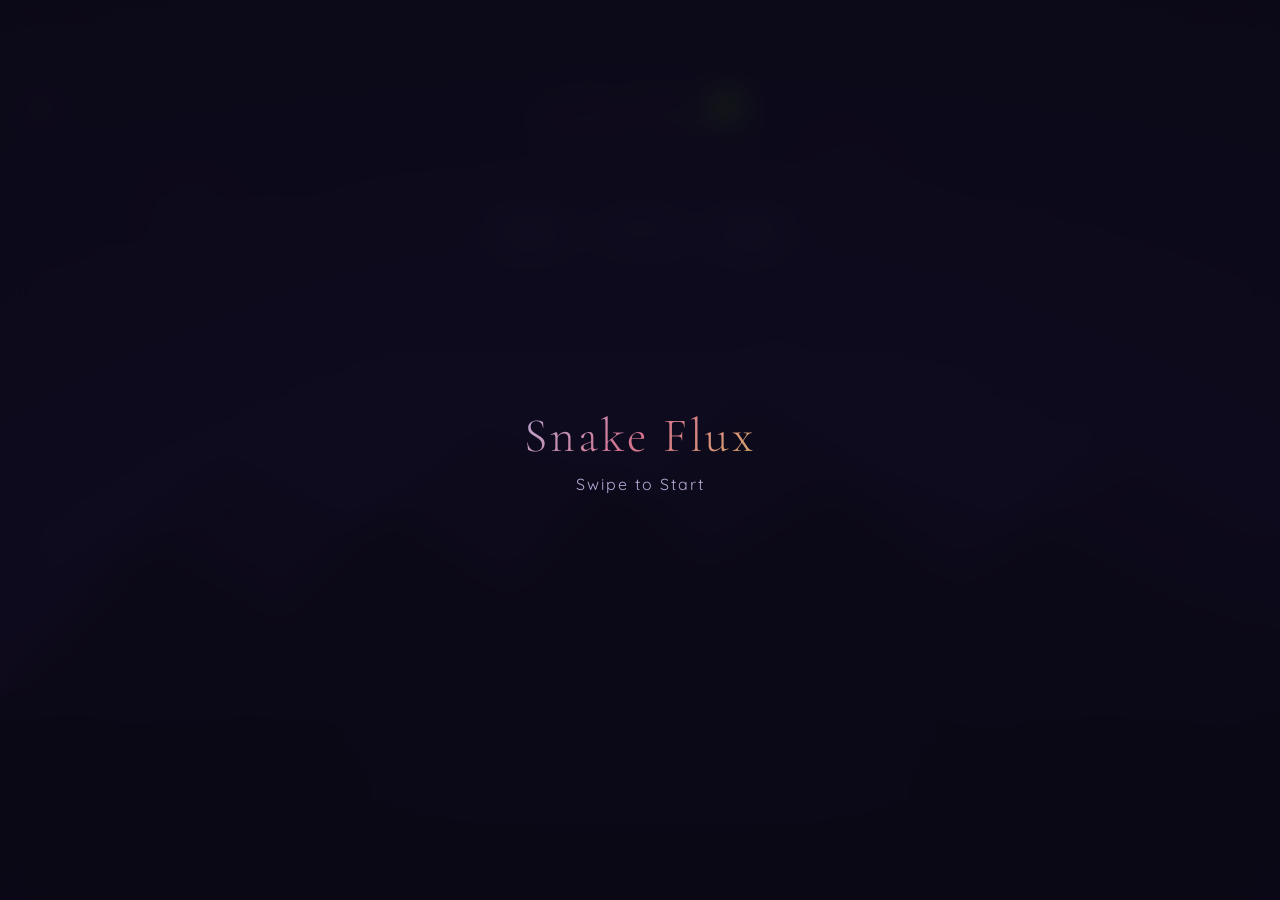
<file: games/snake-flux.html>
<!DOCTYPE html>
<html lang="en">
<head>
<meta charset="UTF-8">
<meta name="viewport" content="width=device-width, initial-scale=1.0, maximum-scale=1.0, user-scalable=no, viewport-fit=cover">
<title>Snake Flux — Maas Arcade</title>
<meta name="theme-color" content="#0d0a1a">
<meta name="apple-mobile-web-app-capable" content="yes">
<meta name="apple-mobile-web-app-status-bar-style" content="black-translucent">
<link rel="stylesheet" href="../shared.css">
<style>
  :root {
    --game-accent: var(--neon-green);
    --game-glow: rgba(118,255,3,0.3);
  }

  .game-title { color: var(--neon-green); }

  /* Canvas container */
  .canvas-wrap {
    position: relative;
    width: min(92vw, 70dvh, 500px);
    height: min(92vw, 70dvh, 500px);
    flex-shrink: 0;
  }

  .canvas-wrap canvas {
    width: 100%;
    height: 100%;
    border-radius: 12px;
    display: block;
  }

  /* HUD bar */
  .hud-bar {
    display: flex;
    align-items: center;
    justify-content: center;
    gap: clamp(8px, 2vw, 20px);
    width: 100%;
  }

  .hud-item {
    text-align: center;
    background: rgba(74, 63, 107, 0.3);
    border: 1px solid var(--glass-border);
    border-radius: 10px;
    padding: var(--spacing-xs) clamp(10px, 2.5vw, 18px);
    backdrop-filter: blur(10px);
    -webkit-backdrop-filter: blur(10px);
    min-width: clamp(60px, 16vw, 90px);
  }

  .hud-label {
    font-size: clamp(7px, 1dvh, 10px);
    letter-spacing: 1.5px;
    text-transform: uppercase;
    color: var(--iris-light);
    opacity: 0.6;
  }

  .hud-value {
    font-family: var(--font-display);
    font-size: clamp(16px, 2.8dvh, 26px);
    font-weight: 600;
    color: var(--moon-glow);
  }

  .hud-value.pop {
    animation: scorePop 0.4s ease;
  }

  /* Power-up indicator */
  .power-indicator {
    text-align: center;
    background: rgba(74, 63, 107, 0.3);
    border: 1px solid var(--glass-border);
    border-radius: 10px;
    padding: var(--spacing-xs) clamp(10px, 2.5vw, 18px);
    backdrop-filter: blur(10px);
    -webkit-backdrop-filter: blur(10px);
    min-width: clamp(60px, 16vw, 90px);
    transition: border-color 0.3s, box-shadow 0.3s;
  }

  .power-indicator.active {
    border-color: var(--power-color, var(--neon-green));
    box-shadow: 0 0 12px var(--power-glow, rgba(118,255,3,0.3));
  }

  .power-name {
    font-size: clamp(8px, 1.1dvh, 11px);
    letter-spacing: 1px;
    text-transform: uppercase;
    color: var(--iris-light);
    opacity: 0.6;
    transition: color 0.3s, opacity 0.3s;
  }

  .power-indicator.active .power-name {
    color: var(--power-color, var(--neon-green));
    opacity: 1;
  }

  .power-timer {
    font-family: var(--font-display);
    font-size: clamp(14px, 2.2dvh, 22px);
    font-weight: 600;
    color: var(--moon-glow);
    opacity: 0.3;
    transition: opacity 0.3s;
  }

  .power-indicator.active .power-timer {
    opacity: 1;
  }

  /* Start overlay */
  .start-overlay {
    position: fixed;
    inset: 0;
    z-index: 200;
    display: flex;
    flex-direction: column;
    align-items: center;
    justify-content: center;
    background: rgba(13, 10, 26, 0.88);
    backdrop-filter: blur(16px);
    -webkit-backdrop-filter: blur(16px);
    transition: opacity 0.5s ease;
  }

  .start-overlay.hidden {
    opacity: 0;
    pointer-events: none;
  }

  .start-title {
    font-family: var(--font-display);
    font-size: clamp(32px, 5.5dvh, 48px);
    font-weight: 300;
    letter-spacing: 3px;
    color: var(--neon-green);
    margin-bottom: var(--spacing-sm);
    animation: fadeInDown 0.8s ease;
  }

  .start-hint {
    font-size: clamp(12px, 1.8dvh, 16px);
    color: var(--iris-light);
    letter-spacing: 2px;
    animation: pulse 2s ease infinite;
  }

  /* Game over extras */
  .overlay-stats {
    display: flex;
    gap: clamp(16px, 4vw, 32px);
    margin-bottom: var(--spacing-lg);
    animation: fadeInUp 0.8s ease 0.2s both;
  }

  .stat-item {
    text-align: center;
  }

  .stat-value {
    font-family: var(--font-display);
    font-size: clamp(24px, 4dvh, 36px);
    font-weight: 600;
    color: var(--moon-glow);
  }

  .stat-label {
    font-size: clamp(9px, 1.2dvh, 12px);
    letter-spacing: 2px;
    text-transform: uppercase;
    color: var(--iris-light);
    opacity: 0.6;
  }

  .new-best {
    color: var(--neon-gold);
    font-size: clamp(11px, 1.5dvh, 14px);
    letter-spacing: 2px;
    margin-bottom: var(--spacing-sm);
    animation: pulse 1.5s ease infinite;
  }

  .overlay-buttons {
    display: flex;
    gap: clamp(8px, 2vw, 16px);
    animation: fadeInUp 0.8s ease 0.4s both;
  }

  .hidden { display: none !important; }
</style>
</head>
<body>

<!-- Background -->
<canvas class="bg-canvas" id="bgCanvas"></canvas>

<!-- Particle canvas -->
<canvas class="particle-canvas" id="particleCanvas"></canvas>

<!-- Game page -->
<div class="game-page" id="gamePage">
  <!-- Header -->
  <div class="game-header">
    <a class="btn-back" onclick="goToHub()" aria-label="Back">&#8592;</a>
    <div style="text-align:center;">
      <div class="game-subtitle">Maas Arcade</div>
      <div class="game-title text-gradient">Snake Flux</div>
    </div>
    <button id="skin-toggle" style="width:28px;height:28px;border-radius:50%;border:none;cursor:pointer;background:var(--game-accent);box-shadow:0 0 8px var(--game-glow);flex-shrink:0;" title="Change skin"></button>
  </div>

  <!-- HUD -->
  <div class="hud-bar">
    <div class="hud-item">
      <div class="hud-label">Score</div>
      <div class="hud-value" id="hudScore">0</div>
    </div>
    <div class="power-indicator" id="powerIndicator">
      <div class="power-name" id="powerName">Power</div>
      <div class="power-timer" id="powerTimer">--</div>
    </div>
    <div class="hud-item">
      <div class="hud-label">Best</div>
      <div class="hud-value" id="hudBest">0</div>
    </div>
  </div>

  <!-- Game canvas -->
  <div class="canvas-wrap" id="canvasWrap">
    <canvas id="gameCanvas"></canvas>
  </div>
</div>

<!-- Start overlay -->
<div class="start-overlay" id="startOverlay">
  <div class="start-title text-gradient">Snake Flux</div>
  <div class="start-hint">Swipe to Start</div>
</div>

<!-- Game over overlay -->
<div class="overlay" id="gameOverOverlay">
  <div class="overlay-title text-gradient">Game Over</div>
  <div class="overlay-score" id="overScore">0</div>
  <div class="overlay-label">Score</div>
  <div class="overlay-stats">
    <div class="stat-item">
      <div class="stat-value" id="overLength">0</div>
      <div class="stat-label">Length</div>
    </div>
    <div class="stat-item">
      <div class="stat-value" id="overBest">0</div>
      <div class="stat-label">Best</div>
    </div>
  </div>
  <div class="new-best hidden" id="newBestLabel">New Best!</div>
  <div class="overlay-buttons">
    <button class="btn-primary" id="btnRestart">Play Again</button>
    <button class="btn-secondary" onclick="goToHub()">Exit</button>
  </div>
</div>

<script src="../shared.js"></script>
<script>
(() => {
  'use strict';

  // ── Constants ──
  const GRID = 20;
  const GAME_ID = 'snake-flux';
  const BASE_INTERVAL = 150;
  const MIN_INTERVAL = 60;
  const INTERVAL_DEC = 3;
  const SWIPE_THRESHOLD = 20;
  const MAX_OBSTACLES = 8;

  // Direction vectors
  const DIR = {
    up:    { x: 0, y: -1 },
    down:  { x: 0, y: 1 },
    left:  { x: -1, y: 0 },
    right: { x: 1, y: 0 }
  };

  const OPPOSITE = { up: 'down', down: 'up', left: 'right', right: 'left' };

  // Power-up definitions
  const POWER_TYPES = [
    { id: 'speed',  name: 'Speed Boost', letter: 'S', color: '#ffd740', glow: 'rgba(255,215,64,0.5)',  duration: 5000 },
    { id: 'ghost',  name: 'Ghost Mode',  letter: 'G', color: '#00e5ff', glow: 'rgba(0,229,255,0.5)',   duration: 5000 },
    { id: 'shrink', name: 'Shrink',      letter: 'K', color: '#e040fb', glow: 'rgba(224,64,251,0.5)',  duration: 0 },
    { id: 'magnet', name: 'Magnet',      letter: 'M', color: '#b388ff', glow: 'rgba(179,136,255,0.5)', duration: 5000 },
    { id: 'slow',   name: 'Time Slow',   letter: 'T', color: '#76ff03', glow: 'rgba(118,255,3,0.5)',   duration: 5000 }
  ];

  // ── DOM refs ──
  const canvasWrap = document.getElementById('canvasWrap');
  const gameCanvas = document.getElementById('gameCanvas');
  const ctx = gameCanvas.getContext('2d');
  const bgCanvas = document.getElementById('bgCanvas');
  const particleCanvas = document.getElementById('particleCanvas');

  const hudScore = document.getElementById('hudScore');
  const hudBest = document.getElementById('hudBest');
  const powerIndicator = document.getElementById('powerIndicator');
  const powerName = document.getElementById('powerName');
  const powerTimer = document.getElementById('powerTimer');

  const startOverlay = document.getElementById('startOverlay');
  const gameOverOverlay = document.getElementById('gameOverOverlay');
  const overScore = document.getElementById('overScore');
  const overLength = document.getElementById('overLength');
  const overBest = document.getElementById('overBest');
  const newBestLabel = document.getElementById('newBestLabel');
  const btnRestart = document.getElementById('btnRestart');

  // ── Systems ──
  const ambient = new AmbientBackground(bgCanvas);
  ambient.start();
  const particles = new ParticleSystem(particleCanvas);
  particles.start();

  // ── Game State ──
  let snake = [];
  let direction = 'right';
  let nextDirection = 'right';
  let food = null;
  let obstacles = [];
  let powerUp = null;        // { x, y, type: POWER_TYPES[i] }
  let activePower = null;    // { type, endsAt }
  let score = 0;
  let bestScore = 0;
  let foodEaten = 0;
  let foodSinceLastPower = 0;
  let nextPowerThreshold = 15 + Math.floor(Math.random() * 6); // 15-20
  let gameRunning = false;
  let gameStarted = false;
  let gameLoopTimer = null;
  let cellSize = 0;
  let animTime = 0;

  // ── Canvas sizing ──
  function resizeCanvas() {
    const rect = canvasWrap.getBoundingClientRect();
    const size = Math.floor(rect.width);
    gameCanvas.width = size * window.devicePixelRatio;
    gameCanvas.height = size * window.devicePixelRatio;
    ctx.setTransform(window.devicePixelRatio, 0, 0, window.devicePixelRatio, 0, 0);
    cellSize = size / GRID;
  }

  window.addEventListener('resize', resizeCanvas);
  resizeCanvas();

  // ── Init ──
  function init() {
    bestScore = ArcadeData.getBest(GAME_ID);
    hudBest.textContent = bestScore;
    hudScore.textContent = '0';
    resetPowerUI();
    drawInitialGrid();
  }

  function drawInitialGrid() {
    const size = gameCanvas.width / window.devicePixelRatio;
    ctx.clearRect(0, 0, size, size);
    drawGrid(size);
  }

  // ── Reset / Start ──
  function resetGame() {
    const midY = Math.floor(GRID / 2);
    const startX = Math.floor(GRID / 4);
    snake = [];
    for (let i = 0; i < 4; i++) {
      snake.push({ x: startX - i, y: midY });
    }
    direction = 'right';
    nextDirection = 'right';
    food = null;
    obstacles = [];
    powerUp = null;
    activePower = null;
    score = 0;
    foodEaten = 0;
    foodSinceLastPower = 0;
    nextPowerThreshold = 15 + Math.floor(Math.random() * 6);
    hudScore.textContent = '0';
    resetPowerUI();
    spawnFood();
  }

  function startGame() {
    resetGame();
    gameRunning = true;
    gameStarted = true;
    startOverlay.classList.add('hidden');
    gameOverOverlay.classList.remove('visible');
    scheduleStep();
  }

  // ── Game loop ──
  function getInterval() {
    let interval = BASE_INTERVAL - (foodEaten * INTERVAL_DEC);
    if (interval < MIN_INTERVAL) interval = MIN_INTERVAL;
    // Power-up speed modifiers
    if (activePower) {
      if (activePower.type.id === 'speed') interval = Math.max(30, interval / 2);
      if (activePower.type.id === 'slow')  interval = interval * 2;
    }
    return interval;
  }

  function scheduleStep() {
    if (gameLoopTimer) clearTimeout(gameLoopTimer);
    if (!gameRunning) return;
    gameLoopTimer = setTimeout(step, getInterval());
  }

  function step() {
    if (!gameRunning) return;

    // Apply queued direction
    direction = nextDirection;

    // Move head
    const head = snake[0];
    const newHead = {
      x: head.x + DIR[direction].x,
      y: head.y + DIR[direction].y
    };

    // Wall collision
    if (newHead.x < 0 || newHead.x >= GRID || newHead.y < 0 || newHead.y >= GRID) {
      gameOver();
      return;
    }

    // Self collision (unless ghost)
    const isGhost = activePower && activePower.type.id === 'ghost';
    if (!isGhost) {
      for (let i = 0; i < snake.length; i++) {
        if (snake[i].x === newHead.x && snake[i].y === newHead.y) {
          gameOver();
          return;
        }
      }
    }

    // Obstacle collision
    for (const ob of obstacles) {
      if (ob.x === newHead.x && ob.y === newHead.y) {
        gameOver();
        return;
      }
    }

    snake.unshift(newHead);

    // Food check
    let ate = false;
    if (food && newHead.x === food.x && newHead.y === food.y) {
      ate = true;
      score += 10;
      foodEaten++;
      foodSinceLastPower++;
      hudScore.textContent = score;
      hudScore.classList.remove('pop');
      void hudScore.offsetWidth;
      hudScore.classList.add('pop');

      // Particles at food position
      const canvasRect = gameCanvas.getBoundingClientRect();
      const px = canvasRect.left + (food.x + 0.5) * cellSize;
      const py = canvasRect.top + (food.y + 0.5) * cellSize;
      particles.spawn(px, py, '#ff6b9d', 8);

      AudioManager.playPlace();
      haptic('light');

      spawnFood();

      // Obstacle spawning every 10 food
      if (foodEaten % 10 === 0) {
        spawnObstacle();
      }

      // Power-up spawning
      if (foodSinceLastPower >= nextPowerThreshold && !powerUp) {
        spawnPowerUp();
        foodSinceLastPower = 0;
        nextPowerThreshold = 15 + Math.floor(Math.random() * 6);
      }
    } else {
      snake.pop(); // remove tail if no food eaten
    }

    // Power-up pick up
    if (powerUp && newHead.x === powerUp.x && newHead.y === powerUp.y) {
      activatePower(powerUp.type);
      const canvasRect = gameCanvas.getBoundingClientRect();
      const px = canvasRect.left + (powerUp.x + 0.5) * cellSize;
      const py = canvasRect.top + (powerUp.y + 0.5) * cellSize;
      particles.spawn(px, py, powerUp.type.color, 16);
      AudioManager.playClear();
      haptic('medium');
      powerUp = null;
    }

    // Magnet: BFS pathfinding to steer snake toward food
    if (activePower && activePower.type.id === 'magnet' && food) {
      const bestDir = bfsFindDirection(newHead, food);
      if (bestDir) {
        nextDirection = bestDir;
      }
    }

    // Check active power expiration
    if (activePower && activePower.type.duration > 0) {
      if (Date.now() >= activePower.endsAt) {
        activePower = null;
        resetPowerUI();
      }
    }

    scheduleStep();
  }

  // ── Spawning ──
  function isCellFree(x, y) {
    for (const s of snake) { if (s.x === x && s.y === y) return false; }
    for (const o of obstacles) { if (o.x === x && o.y === y) return false; }
    if (food && food.x === x && food.y === y) return false;
    if (powerUp && powerUp.x === x && powerUp.y === y) return false;
    return true;
  }

  function getRandomFreeCell() {
    const free = [];
    for (let x = 0; x < GRID; x++) {
      for (let y = 0; y < GRID; y++) {
        if (isCellFree(x, y)) free.push({ x, y });
      }
    }
    if (free.length === 0) return null;
    return free[Math.floor(Math.random() * free.length)];
  }

  function spawnFood() {
    const cell = getRandomFreeCell();
    if (cell) food = { x: cell.x, y: cell.y };
  }

  function spawnObstacle() {
    // Cap at MAX_OBSTACLES: remove oldest if at limit
    if (obstacles.length >= MAX_OBSTACLES) {
      obstacles.shift();
    }
    const cell = getRandomFreeCell();
    if (cell) obstacles.push({ x: cell.x, y: cell.y });
  }

  function spawnPowerUp() {
    const cell = getRandomFreeCell();
    if (!cell) return;
    const type = POWER_TYPES[Math.floor(Math.random() * POWER_TYPES.length)];
    powerUp = { x: cell.x, y: cell.y, type };
  }

  // ── Power-ups ──
  function activatePower(type) {
    if (type.id === 'shrink') {
      // Instant: remove 3 from tail
      const removeCount = Math.min(3, snake.length - 1);
      for (let i = 0; i < removeCount; i++) snake.pop();
      // Flash indicator briefly
      setPowerUI(type, 0);
      setTimeout(resetPowerUI, 1500);
      return;
    }

    activePower = {
      type,
      endsAt: Date.now() + type.duration
    };
    setPowerUI(type, type.duration);
  }

  function setPowerUI(type, duration) {
    powerIndicator.classList.add('active');
    powerIndicator.style.setProperty('--power-color', type.color);
    powerIndicator.style.setProperty('--power-glow', type.glow);
    powerName.textContent = type.name;
    if (duration > 0) {
      powerTimer.textContent = (duration / 1000).toFixed(1) + 's';
    } else {
      powerTimer.textContent = type.letter;
    }
  }

  function resetPowerUI() {
    powerIndicator.classList.remove('active');
    powerIndicator.style.removeProperty('--power-color');
    powerIndicator.style.removeProperty('--power-glow');
    powerName.textContent = 'Power';
    powerTimer.textContent = '--';
  }

  function updatePowerTimerUI() {
    if (!activePower || activePower.type.duration === 0) return;
    const remaining = Math.max(0, activePower.endsAt - Date.now());
    if (remaining <= 0) {
      activePower = null;
      resetPowerUI();
    } else {
      powerTimer.textContent = (remaining / 1000).toFixed(1) + 's';
    }
  }

  // Update power timer display
  let powerTimerInterval = setInterval(updatePowerTimerUI, 100);

  // ── BFS pathfinding for magnet power-up ──
  function bfsFindDirection(head, target) {
    // Build blocked set from snake body and obstacles
    const blocked = new Set();
    for (const s of snake) blocked.add(s.x + ',' + s.y);
    for (const ob of obstacles) blocked.add(ob.x + ',' + ob.y);
    // Don't block the head itself
    blocked.delete(head.x + ',' + head.y);

    const queue = [{ x: head.x, y: head.y, firstDir: null }];
    const visited = new Set();
    visited.add(head.x + ',' + head.y);

    const dirs = [
      { name: 'up',    dx: 0,  dy: -1 },
      { name: 'down',  dx: 0,  dy: 1 },
      { name: 'left',  dx: -1, dy: 0 },
      { name: 'right', dx: 1,  dy: 0 }
    ];

    while (queue.length > 0) {
      const cur = queue.shift();
      for (const d of dirs) {
        const nx = cur.x + d.dx;
        const ny = cur.y + d.dy;
        const key = nx + ',' + ny;

        // Out of bounds
        if (nx < 0 || nx >= GRID || ny < 0 || ny >= GRID) continue;
        // Already visited
        if (visited.has(key)) continue;
        // Blocked by snake or obstacle (but allow target cell)
        if (blocked.has(key) && !(nx === target.x && ny === target.y)) continue;

        const firstDir = cur.firstDir || d.name;

        // Reached target — return the first direction to take
        if (nx === target.x && ny === target.y) {
          // Don't reverse into ourselves
          if (OPPOSITE[firstDir] === direction) continue;
          return firstDir;
        }

        visited.add(key);
        queue.push({ x: nx, y: ny, firstDir });
      }
    }
    return null; // No path found
  }

  // ── Game over ──
  function gameOver() {
    gameRunning = false;
    if (gameLoopTimer) clearTimeout(gameLoopTimer);

    // Length bonus
    const lengthBonus = snake.length;
    const finalScore = score + lengthBonus;

    // Submit
    const isNewBest = ArcadeData.submitScore(GAME_ID, finalScore);
    bestScore = ArcadeData.getBest(GAME_ID);

    // Petals: 2 per food
    const petalsEarned = foodEaten * 2;
    if (petalsEarned > 0) ArcadeData.earnPetals(petalsEarned);

    // Update HUD
    hudBest.textContent = bestScore;

    // Show overlay
    overScore.textContent = finalScore;
    overLength.textContent = snake.length;
    overBest.textContent = bestScore;

    if (isNewBest && finalScore > 0) {
      newBestLabel.classList.remove('hidden');
    } else {
      newBestLabel.classList.add('hidden');
    }

    AudioManager.playFail();
    haptic('heavy');

    // Death particles at head
    if (snake.length > 0) {
      const canvasRect = gameCanvas.getBoundingClientRect();
      const px = canvasRect.left + (snake[0].x + 0.5) * cellSize;
      const py = canvasRect.top + (snake[0].y + 0.5) * cellSize;
      particles.spawn(px, py, '#ff6b9d', 20);
    }

    setTimeout(() => {
      gameOverOverlay.classList.add('visible');
    }, 300);
  }

  // ── Rendering ──
  function render() {
    const size = gameCanvas.width / window.devicePixelRatio;
    animTime = Date.now() * 0.001;

    ctx.clearRect(0, 0, size, size);

    // Background
    ctx.fillStyle = 'rgba(13, 10, 26, 0.95)';
    ctx.fillRect(0, 0, size, size);

    // Grid lines
    drawGrid(size);

    // Obstacles
    drawObstacles();

    // Food
    drawFood();

    // Power-up
    drawPowerUp();

    // Snake
    drawSnake();
  }

  function drawGrid(size) {
    ctx.strokeStyle = 'rgba(184, 169, 212, 0.06)';
    ctx.lineWidth = 0.5;
    for (let i = 0; i <= GRID; i++) {
      const pos = i * cellSize;
      ctx.beginPath();
      ctx.moveTo(pos, 0);
      ctx.lineTo(pos, size);
      ctx.stroke();
      ctx.beginPath();
      ctx.moveTo(0, pos);
      ctx.lineTo(size, pos);
      ctx.stroke();
    }
  }

  function drawSnake() {
    const len = snake.length;
    const isGhost = activePower && activePower.type.id === 'ghost';

    for (let i = len - 1; i >= 0; i--) {
      const seg = snake[i];
      const t = i / Math.max(len - 1, 1); // 0 = head, 1 = tail
      const cx = seg.x * cellSize;
      const cy = seg.y * cellSize;
      const pad = cellSize * 0.08;

      // Gradient from bright green (head) to dark green (tail)
      const r = Math.round(118 - t * 80);
      const g = Math.round(255 - t * 140);
      const b = Math.round(3 + t * 20);
      const color = `rgb(${r},${g},${b})`;

      ctx.save();

      if (isGhost) {
        ctx.globalAlpha = 0.5 + Math.sin(animTime * 4 + i * 0.3) * 0.2;
      }

      // Segment glow (head gets bigger glow)
      if (i === 0) {
        ctx.shadowColor = 'rgba(118,255,3,0.6)';
        ctx.shadowBlur = 12;
      } else if (i < 3) {
        ctx.shadowColor = 'rgba(118,255,3,0.2)';
        ctx.shadowBlur = 6;
      }

      // Draw rounded rect for segment
      const radius = cellSize * 0.2;
      ctx.fillStyle = color;
      ctx.beginPath();
      roundedRect(ctx, cx + pad, cy + pad, cellSize - pad * 2, cellSize - pad * 2, radius);
      ctx.fill();

      // Head eye details
      if (i === 0) {
        ctx.shadowBlur = 0;
        const eyeSize = cellSize * 0.12;
        const eyeOffset = cellSize * 0.22;
        ctx.fillStyle = '#0d0a1a';

        let ex1, ey1, ex2, ey2;
        if (direction === 'right') {
          ex1 = cx + cellSize * 0.65; ey1 = cy + cellSize * 0.3;
          ex2 = cx + cellSize * 0.65; ey2 = cy + cellSize * 0.7;
        } else if (direction === 'left') {
          ex1 = cx + cellSize * 0.35; ey1 = cy + cellSize * 0.3;
          ex2 = cx + cellSize * 0.35; ey2 = cy + cellSize * 0.7;
        } else if (direction === 'up') {
          ex1 = cx + cellSize * 0.3; ey1 = cy + cellSize * 0.35;
          ex2 = cx + cellSize * 0.7; ey2 = cy + cellSize * 0.35;
        } else {
          ex1 = cx + cellSize * 0.3; ey1 = cy + cellSize * 0.65;
          ex2 = cx + cellSize * 0.7; ey2 = cy + cellSize * 0.65;
        }
        ctx.beginPath();
        ctx.arc(ex1, ey1, eyeSize, 0, Math.PI * 2);
        ctx.fill();
        ctx.beginPath();
        ctx.arc(ex2, ey2, eyeSize, 0, Math.PI * 2);
        ctx.fill();
      }

      ctx.restore();
    }
  }

  function drawFood() {
    if (!food) return;

    const cx = (food.x + 0.5) * cellSize;
    const cy = (food.y + 0.5) * cellSize;
    const r = cellSize * 0.35;
    const pulse = 1 + Math.sin(animTime * 3) * 0.1;

    ctx.save();

    // Outer glow
    ctx.shadowColor = 'rgba(255, 107, 157, 0.6)';
    ctx.shadowBlur = 15;

    // Petal effect - draw small petals around food
    const petalCount = 5;
    for (let i = 0; i < petalCount; i++) {
      const angle = (i / petalCount) * Math.PI * 2 + animTime * 0.5;
      const px = cx + Math.cos(angle) * r * 0.8 * pulse;
      const py = cy + Math.sin(angle) * r * 0.8 * pulse;
      ctx.fillStyle = 'rgba(255, 107, 157, 0.4)';
      ctx.beginPath();
      ctx.ellipse(px, py, r * 0.35, r * 0.2, angle, 0, Math.PI * 2);
      ctx.fill();
    }

    // Core circle
    const grad = ctx.createRadialGradient(cx, cy, 0, cx, cy, r * pulse);
    grad.addColorStop(0, '#ff6b9d');
    grad.addColorStop(0.6, '#d4728c');
    grad.addColorStop(1, 'rgba(212,114,140,0.3)');
    ctx.fillStyle = grad;
    ctx.beginPath();
    ctx.arc(cx, cy, r * pulse, 0, Math.PI * 2);
    ctx.fill();

    ctx.restore();
  }

  function drawPowerUp() {
    if (!powerUp) return;

    const cx = (powerUp.x + 0.5) * cellSize;
    const cy = (powerUp.y + 0.5) * cellSize;
    const r = cellSize * 0.38;
    const pulse = 1 + Math.sin(animTime * 4) * 0.15;
    const type = powerUp.type;

    ctx.save();

    // Halo ring (circle outline)
    ctx.shadowColor = type.glow;
    ctx.shadowBlur = 20 + Math.sin(animTime * 3) * 8;
    ctx.strokeStyle = type.color;
    ctx.lineWidth = 2;
    ctx.globalAlpha = 0.4 + Math.sin(animTime * 4) * 0.3;
    ctx.beginPath();
    ctx.arc(cx, cy, r * pulse * 1.35, 0, Math.PI * 2);
    ctx.stroke();

    // Diamond shape (rotated square)
    ctx.globalAlpha = 0.85;
    ctx.shadowBlur = 14 + Math.sin(animTime * 3) * 6;
    const dr = r * pulse;
    const grad = ctx.createRadialGradient(cx, cy, 0, cx, cy, dr);
    grad.addColorStop(0, type.color);
    grad.addColorStop(1, 'rgba(0,0,0,0.3)');
    ctx.fillStyle = grad;
    ctx.beginPath();
    ctx.moveTo(cx, cy - dr);       // top
    ctx.lineTo(cx + dr, cy);       // right
    ctx.lineTo(cx, cy + dr);       // bottom
    ctx.lineTo(cx - dr, cy);       // left
    ctx.closePath();
    ctx.fill();

    // Diamond outline
    ctx.strokeStyle = type.color;
    ctx.lineWidth = 1.5;
    ctx.globalAlpha = 0.6;
    ctx.stroke();

    // Letter
    ctx.globalAlpha = 1;
    ctx.shadowBlur = 0;
    ctx.fillStyle = '#0d0a1a';
    ctx.font = `bold ${cellSize * 0.38}px ${getComputedStyle(document.body).getPropertyValue('--font-ui').trim() || 'sans-serif'}`;
    ctx.textAlign = 'center';
    ctx.textBaseline = 'middle';
    ctx.fillText(type.letter, cx, cy + 1);

    ctx.restore();
  }

  function drawObstacles() {
    for (const ob of obstacles) {
      const cx = ob.x * cellSize;
      const cy = ob.y * cellSize;
      const pad = cellSize * 0.05;

      ctx.save();
      ctx.fillStyle = 'rgba(100, 90, 120, 0.7)';
      ctx.shadowColor = 'rgba(100, 90, 120, 0.3)';
      ctx.shadowBlur = 4;

      ctx.beginPath();
      roundedRect(ctx, cx + pad, cy + pad, cellSize - pad * 2, cellSize - pad * 2, cellSize * 0.15);
      ctx.fill();

      // Cross hatch pattern
      ctx.strokeStyle = 'rgba(60, 50, 80, 0.5)';
      ctx.lineWidth = 1;
      ctx.beginPath();
      ctx.moveTo(cx + pad * 3, cy + pad * 3);
      ctx.lineTo(cx + cellSize - pad * 3, cy + cellSize - pad * 3);
      ctx.moveTo(cx + cellSize - pad * 3, cy + pad * 3);
      ctx.lineTo(cx + pad * 3, cy + cellSize - pad * 3);
      ctx.stroke();

      ctx.restore();
    }
  }

  function roundedRect(ctx, x, y, w, h, r) {
    r = Math.min(r, w / 2, h / 2);
    ctx.moveTo(x + r, y);
    ctx.arcTo(x + w, y, x + w, y + h, r);
    ctx.arcTo(x + w, y + h, x, y + h, r);
    ctx.arcTo(x, y + h, x, y, r);
    ctx.arcTo(x, y, x + w, y, r);
    ctx.closePath();
  }

  // ── Animation loop for non-step visuals ──
  let renderRAF = null;
  function renderLoop() {
    if (gameRunning) {
      render();
    }
    renderRAF = requestAnimationFrame(renderLoop);
  }
  renderRAF = requestAnimationFrame(renderLoop);

  // ── Touch / Keyboard input ──
  const touchMgr = new TouchManager(document.body, {
    swipeThreshold: SWIPE_THRESHOLD,
    dragThreshold: SWIPE_THRESHOLD,
    onSwipe(e) {
      if (!gameStarted) {
        startGame();
        // Set initial direction from first swipe if compatible
        if (OPPOSITE[e.direction] !== 'right') {
          nextDirection = e.direction;
          direction = e.direction;
        }
        return;
      }
      if (!gameRunning) return;
      setDirection(e.direction);
    }
  });

  function setDirection(dir) {
    // Cannot reverse
    if (OPPOSITE[dir] === direction) return;
    nextDirection = dir;
  }

  // Keyboard support
  document.addEventListener('keydown', (e) => {
    const keyMap = {
      ArrowUp: 'up', ArrowDown: 'down', ArrowLeft: 'left', ArrowRight: 'right',
      w: 'up', s: 'down', a: 'left', d: 'right',
      W: 'up', S: 'down', A: 'left', D: 'right'
    };
    const dir = keyMap[e.key];
    if (dir) {
      e.preventDefault();
      if (!gameStarted) {
        startGame();
        return;
      }
      if (!gameRunning) return;
      setDirection(dir);
    }
  });

  // Restart button
  btnRestart.addEventListener('click', () => {
    gameOverOverlay.classList.remove('visible');
    setTimeout(startGame, 300);
  });

  // ═══════════════════════════════════════════
  //  Skin Toggle
  // ═══════════════════════════════════════════

  const skinBtn = document.getElementById('skin-toggle');
  skinBtn.addEventListener('click', () => {
    const skins = ThemeManager.GAME_SKINS['snake-flux'];
    if (!skins) return;
    let current = ThemeManager.getGameSkin('snake-flux') || 0;
    const nextIdx = (current + 1) % skins.length;
    ThemeManager.setGameSkin('snake-flux', nextIdx);
    skinBtn.style.background = skins[nextIdx].accent;
    skinBtn.style.boxShadow = `0 0 8px ${skins[nextIdx].glow}`;
    AudioManager.playClick();
    haptic('light');
  });

  // Set initial skin button color
  (function initSkinBtn() {
    const skins = ThemeManager.GAME_SKINS['snake-flux'];
    if (!skins) return;
    const idx = ThemeManager.getGameSkin('snake-flux') || 0;
    skinBtn.style.background = skins[idx].accent;
    skinBtn.style.boxShadow = `0 0 8px ${skins[idx].glow}`;
  })();

  // ── Init ──
  init();
})();
</script>
</body>
</html>
</file>
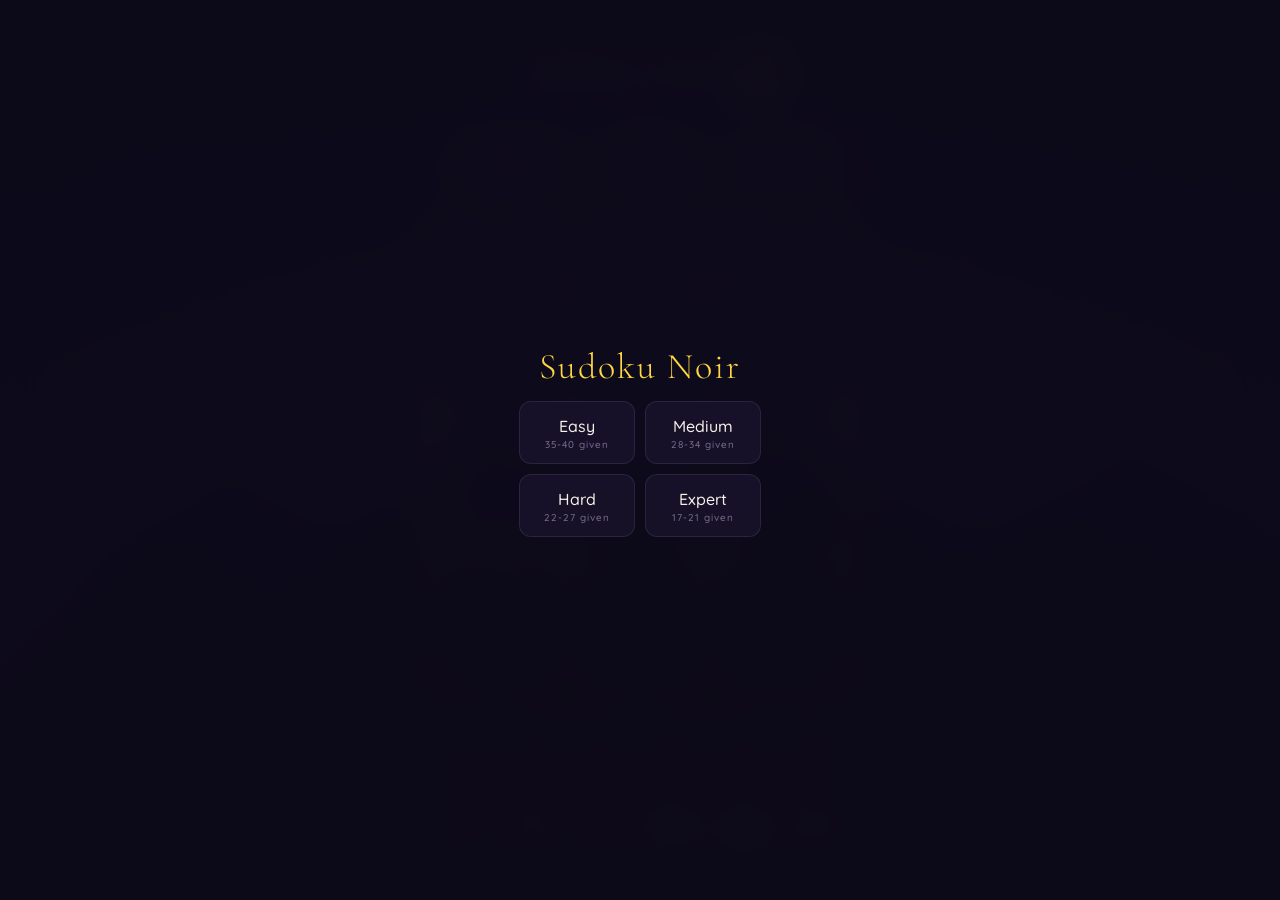
<file: games/sudoku-noir.html>
<!DOCTYPE html>
<html lang="en">
<head>
<meta charset="UTF-8">
<meta name="viewport" content="width=device-width, initial-scale=1.0, maximum-scale=1.0, user-scalable=no, viewport-fit=cover">
<title>Sudoku Noir — Maas Arcade</title>
<meta name="theme-color" content="#0d0a1a">
<meta name="apple-mobile-web-app-capable" content="yes">
<meta name="apple-mobile-web-app-status-bar-style" content="black-translucent">
<meta name="format-detection" content="telephone=no">
<link rel="stylesheet" href="../shared.css">
<style>
  :root {
    --game-accent: var(--neon-gold);
    --game-glow: rgba(255,215,64,0.3);
    --board-size: min(92vw, 55dvh, 420px);
    --cell-size: calc(var(--board-size) / 9);
    --gold: #ffd740;
    --silver: #e0dce8;
    --error-red: #ff4060;
  }

  /* ── Sudoku Board ── */
  .sudoku-board {
    display: grid;
    grid-template-columns: repeat(9, 1fr);
    grid-template-rows: repeat(9, 1fr);
    width: var(--board-size);
    height: var(--board-size);
    border: 2px solid var(--gold);
    border-radius: 4px;
    overflow: hidden;
    position: relative;
    box-shadow: 0 0 20px rgba(255,215,64,0.15), inset 0 0 20px rgba(255,215,64,0.05);
  }

  /* Art Nouveau thick borders on 3x3 box boundaries */
  .sudoku-board::before {
    content: '';
    position: absolute;
    inset: 0;
    pointer-events: none;
    z-index: 5;
    /* Vertical box lines */
    background:
      linear-gradient(to right,
        transparent calc(100% / 3 - 1px),
        var(--gold) calc(100% / 3 - 1px),
        var(--gold) calc(100% / 3 + 1px),
        transparent calc(100% / 3 + 1px),
        transparent calc(200% / 3 - 1px),
        var(--gold) calc(200% / 3 - 1px),
        var(--gold) calc(200% / 3 + 1px),
        transparent calc(200% / 3 + 1px)
      ),
      /* Horizontal box lines */
      linear-gradient(to bottom,
        transparent calc(100% / 3 - 1px),
        var(--gold) calc(100% / 3 - 1px),
        var(--gold) calc(100% / 3 + 1px),
        transparent calc(100% / 3 + 1px),
        transparent calc(200% / 3 - 1px),
        var(--gold) calc(200% / 3 - 1px),
        var(--gold) calc(200% / 3 + 1px),
        transparent calc(200% / 3 + 1px)
      );
  }

  .sudoku-cell {
    display: flex;
    align-items: center;
    justify-content: center;
    border: 1px solid rgba(184,169,212,0.1);
    font-family: var(--font-display);
    font-size: clamp(14px, calc(var(--board-size) / 18), 26px);
    font-weight: 600;
    cursor: pointer;
    position: relative;
    transition: background 0.15s ease;
    background: rgba(20,16,36,0.6);
    z-index: 1;
  }

  /* Given number = gold */
  .sudoku-cell.given {
    color: var(--gold);
    text-shadow: 0 0 8px rgba(255,215,64,0.4);
  }

  /* Player number = silver/white */
  .sudoku-cell.player {
    color: var(--silver);
  }

  /* Selected cell — neon glow */
  .sudoku-cell.selected {
    background: rgba(255,215,64,0.15);
    box-shadow: inset 0 0 12px rgba(255,215,64,0.3), 0 0 8px rgba(255,215,64,0.2);
    z-index: 6;
  }

  /* Same-number highlighting */
  .sudoku-cell.same-number {
    background: rgba(255,215,64,0.08);
  }

  /* Same row/col/box highlighting */
  .sudoku-cell.related {
    background: rgba(184,169,212,0.06);
  }

  /* Error cells */
  .sudoku-cell.error {
    color: var(--error-red) !important;
    text-shadow: 0 0 8px rgba(255,64,96,0.5) !important;
  }

  .sudoku-cell.error-flash {
    animation: errorFlash 0.5s ease;
  }

  @keyframes errorFlash {
    0%, 100% { background: rgba(20,16,36,0.6); }
    25%, 75% { background: rgba(255,64,96,0.2); }
  }

  /* Pencil marks */
  .pencil-marks {
    display: grid;
    grid-template-columns: repeat(3, 1fr);
    grid-template-rows: repeat(3, 1fr);
    position: absolute;
    inset: 1px;
    pointer-events: none;
  }

  .pencil-mark {
    display: flex;
    align-items: center;
    justify-content: center;
    font-family: var(--font-ui);
    font-size: clamp(6px, calc(var(--board-size) / 50), 10px);
    font-weight: 400;
    color: var(--iris-light);
    opacity: 0.7;
  }

  /* ── Controls Row ── */
  .controls-row {
    display: flex;
    gap: clamp(6px, 2vw, 12px);
    align-items: center;
    justify-content: center;
    flex-wrap: wrap;
  }

  .ctrl-btn {
    font-family: var(--font-ui);
    font-size: clamp(9px, 1.3dvh, 12px);
    font-weight: 500;
    letter-spacing: 1px;
    color: var(--iris-light);
    background: var(--glass-bg);
    border: 1px solid var(--glass-border);
    border-radius: 14px;
    padding: clamp(4px, 0.7dvh, 7px) clamp(8px, 2vw, 14px);
    cursor: pointer;
    transition: all 0.2s ease;
    text-transform: uppercase;
  }

  .ctrl-btn:active, .ctrl-btn.active {
    background: rgba(74,63,107,0.5);
    border-color: var(--game-accent);
    box-shadow: 0 0 10px var(--game-glow);
    color: var(--moon-glow);
  }

  .ctrl-btn.pencil-active {
    background: rgba(255,215,64,0.15);
    border-color: var(--gold);
    color: var(--gold);
  }

  /* ── Timer ── */
  .timer-display {
    font-family: var(--font-display);
    font-size: clamp(14px, 2.2dvh, 22px);
    font-weight: 400;
    color: var(--iris-light);
    letter-spacing: 2px;
    min-width: 60px;
    text-align: center;
  }

  /* ── Number Pad Extension ── */
  .number-pad {
    gap: clamp(3px, 0.8vw, 6px);
    width: min(92vw, 420px);
    grid-template-columns: repeat(6, 1fr);
  }

  .num-btn {
    padding: clamp(6px, 1.2dvh, 12px);
    font-size: clamp(16px, 2.5dvh, 24px);
  }

  .num-btn.erase-btn, .num-btn.pencil-btn {
    font-size: clamp(11px, 1.6dvh, 16px);
    font-family: var(--font-ui);
    font-weight: 500;
    letter-spacing: 1px;
  }

  .num-btn.pencil-btn.pencil-active {
    background: rgba(255,215,64,0.2);
    border-color: var(--gold);
    color: var(--gold);
    box-shadow: 0 0 10px var(--game-glow);
  }

  /* Number count badge */
  .num-btn .count-badge {
    display: block;
    font-size: clamp(7px, 1dvh, 10px);
    font-family: var(--font-ui);
    font-weight: 400;
    color: var(--iris-light);
    opacity: 0.5;
    margin-top: -2px;
  }

  .num-btn.completed {
    opacity: 0.3;
    pointer-events: none;
  }

  /* ── Win Overlay Extras ── */
  .win-stats {
    display: flex;
    gap: clamp(16px, 4vw, 32px);
    justify-content: center;
    margin-bottom: var(--spacing-md);
  }

  .win-stat {
    text-align: center;
  }

  .win-stat-value {
    font-family: var(--font-display);
    font-size: clamp(20px, 3.5dvh, 32px);
    font-weight: 600;
    color: var(--gold);
  }

  .win-stat-label {
    font-size: clamp(9px, 1.2dvh, 12px);
    letter-spacing: 2px;
    text-transform: uppercase;
    color: var(--iris-light);
    opacity: 0.6;
  }

  /* ── New Game Overlay ── */
  .new-game-overlay {
    position: fixed;
    inset: 0;
    z-index: 200;
    display: flex;
    flex-direction: column;
    align-items: center;
    justify-content: center;
    background: rgba(13,10,26,0.95);
    backdrop-filter: blur(20px);
    -webkit-backdrop-filter: blur(20px);
    transition: opacity 0.4s ease;
  }

  .new-game-overlay.hidden {
    opacity: 0;
    pointer-events: none;
  }

  .new-game-menu {
    text-align: center;
  }

  .new-game-menu h2 {
    font-family: var(--font-display);
    font-size: clamp(24px, 4dvh, 36px);
    font-weight: 300;
    letter-spacing: 2px;
    margin-bottom: var(--spacing-md);
    color: var(--gold);
  }

  .diff-grid {
    display: grid;
    grid-template-columns: 1fr 1fr;
    gap: 10px;
    margin-bottom: var(--spacing-lg);
    max-width: 280px;
  }

  .diff-option {
    font-family: var(--font-ui);
    font-size: clamp(12px, 1.8dvh, 16px);
    font-weight: 500;
    color: var(--moon-glow);
    background: var(--glass-bg);
    border: 1px solid var(--glass-border);
    border-radius: 12px;
    padding: clamp(10px, 1.5dvh, 16px) clamp(14px, 3vw, 24px);
    cursor: pointer;
    transition: all 0.3s ease;
    text-align: center;
  }

  .diff-option:active, .diff-option:hover {
    border-color: var(--gold);
    box-shadow: 0 0 15px var(--game-glow);
    background: rgba(255,215,64,0.1);
  }

  .diff-option .diff-label {
    display: block;
    font-size: clamp(8px, 1.1dvh, 11px);
    color: var(--iris-light);
    opacity: 0.6;
    margin-top: 2px;
    letter-spacing: 1px;
  }

  .resume-btn-wrap {
    margin-top: var(--spacing-sm);
  }

  /* ── Responsive ── */
  @media (max-height: 650px) {
    .score-bar { display: none; }
    .controls-row { margin: 0; }
  }

  @media (max-height: 550px) {
    .game-subtitle { display: none; }
  }
</style>
</head>
<body>

<canvas class="bg-canvas" id="bg-canvas"></canvas>
<canvas class="particle-canvas" id="particle-canvas"></canvas>

<div class="game-page" id="game-page">

  <!-- Header -->
  <div class="game-header">
    <a class="btn-back" onclick="goToHub()" aria-label="Back">&#8592;</a>
    <div>
      <div class="game-title text-gradient">Sudoku Noir</div>
      <div class="game-subtitle">CLASSIC NUMBER PUZZLE</div>
    </div>
    <button id="skin-toggle" style="width:28px;height:28px;border-radius:50%;border:none;cursor:pointer;background:var(--game-accent);box-shadow:0 0 8px var(--game-glow);flex-shrink:0;" title="Change skin"></button>
  </div>

  <!-- Score Bar / Info -->
  <div class="score-bar">
    <div class="score-box">
      <div class="score-label">Difficulty</div>
      <div class="score-value" id="diff-display" style="font-size:clamp(13px,2dvh,18px);">EASY</div>
    </div>
    <div class="score-box">
      <div class="score-label">Time</div>
      <div class="score-value timer-display" id="timer">0:00</div>
    </div>
    <div class="score-box">
      <div class="score-label">Petals</div>
      <div class="score-value" id="petal-display" style="font-size:clamp(13px,2dvh,18px);">0</div>
    </div>
  </div>

  <!-- Controls Row -->
  <div class="controls-row">
    <button class="ctrl-btn" id="btn-undo" onclick="doUndo()">Undo</button>
    <button class="ctrl-btn" id="btn-redo" onclick="doRedo()">Redo</button>
    <button class="ctrl-btn" id="btn-hint" onclick="useHint()">Hint (3&#127801;)</button>
    <button class="ctrl-btn" id="btn-errors" onclick="toggleErrors()">Errors</button>
    <button class="ctrl-btn" id="btn-new" onclick="showNewGameMenu()">New</button>
  </div>

  <!-- Sudoku Grid -->
  <div class="sudoku-board" id="board"></div>

  <!-- Number Pad -->
  <div class="number-pad" id="numpad"></div>

</div>

<!-- New Game / Difficulty Overlay -->
<div class="new-game-overlay" id="new-game-overlay">
  <div class="new-game-menu">
    <h2>Sudoku Noir</h2>
    <div class="diff-grid">
      <button class="diff-option" onclick="startNewGame('easy')">Easy<span class="diff-label">35-40 given</span></button>
      <button class="diff-option" onclick="startNewGame('medium')">Medium<span class="diff-label">28-34 given</span></button>
      <button class="diff-option" onclick="startNewGame('hard')">Hard<span class="diff-label">22-27 given</span></button>
      <button class="diff-option" onclick="startNewGame('expert')">Expert<span class="diff-label">17-21 given</span></button>
    </div>
    <div class="resume-btn-wrap" id="resume-wrap" style="display:none;">
      <button class="btn-primary" onclick="resumeGame()">Resume Game</button>
    </div>
  </div>
</div>

<!-- Win Overlay -->
<div class="overlay" id="win-overlay">
  <div class="overlay-title text-gradient">Solved!</div>
  <div class="win-stats">
    <div class="win-stat">
      <div class="win-stat-value" id="win-time">0:00</div>
      <div class="win-stat-label">Time</div>
    </div>
    <div class="win-stat">
      <div class="win-stat-value" id="win-diff">Easy</div>
      <div class="win-stat-label">Difficulty</div>
    </div>
  </div>
  <div class="overlay-score" id="win-score">0</div>
  <div class="overlay-label">SCORE</div>
  <div class="overlay-sub" id="win-petals">+10 petals earned</div>
  <button class="btn-primary" onclick="showNewGameMenu()" style="margin-top: var(--spacing-md);">New Game</button>
</div>

<script src="../shared.js"></script>
<script>
// ══════════════════════════════════════════════════════════════
//  SUDOKU NOIR — Complete Sudoku with backtracking generator
// ══════════════════════════════════════════════════════════════

(() => {
  'use strict';

  // ── Constants ──
  const GAME_ID = 'sudoku-noir';
  const SAVE_KEY = 'sudoku_noir_save';

  const DIFFICULTY = {
    easy:   { min: 35, max: 40, label: 'Easy',   mult: 1, hintCost: 3 },
    medium: { min: 28, max: 34, label: 'Medium', mult: 2, hintCost: 5 },
    hard:   { min: 22, max: 27, label: 'Hard',   mult: 3, hintCost: 8 },
    expert: { min: 17, max: 21, label: 'Expert', mult: 4, hintCost: 12 },
  };

  // ── State ──
  let solution = [];       // 9x9 solution grid
  let puzzle = [];          // 9x9 puzzle (0 = empty)
  let board = [];           // 9x9 current player state
  let pencilMarks = [];     // 9x9 array of Sets
  let candidateCache = [];  // 9x9 array of Sets — valid candidates per empty cell
  let selectedCell = null;  // { row, col }
  let difficulty = 'easy';
  let timerSeconds = 0;
  let timerInterval = null;
  let gameOver = false;
  let pencilMode = false;
  let errorChecking = false;
  let undoStack = [];
  let redoStack = [];
  let longPressTimer = null;

  // ── DOM refs ──
  const boardEl = document.getElementById('board');
  const numpadEl = document.getElementById('numpad');
  const timerEl = document.getElementById('timer');
  const diffDisplay = document.getElementById('diff-display');
  const petalDisplay = document.getElementById('petal-display');
  const newGameOverlay = document.getElementById('new-game-overlay');
  const winOverlay = document.getElementById('win-overlay');
  const resumeWrap = document.getElementById('resume-wrap');

  // ── Init ──
  function init() {
    // Background
    const bg = new AmbientBackground(document.getElementById('bg-canvas'));
    bg.start();

    petalDisplay.textContent = ArcadeData.getPetals();

    buildNumpad();

    // Check for saved game
    const saved = loadSave();
    if (saved) {
      resumeWrap.style.display = 'block';
    }
    // Show new game overlay on start
    newGameOverlay.classList.remove('hidden');
  }

  // ══════════════════════════════════════════
  //  PUZZLE GENERATOR (backtracking, unique solution)
  // ══════════════════════════════════════════

  function createEmptyGrid() {
    return Array.from({ length: 9 }, () => Array(9).fill(0));
  }

  function shuffle(arr) {
    for (let i = arr.length - 1; i > 0; i--) {
      const j = Math.floor(Math.random() * (i + 1));
      [arr[i], arr[j]] = [arr[j], arr[i]];
    }
    return arr;
  }

  // Check if placing val at (row,col) is valid
  function isValid(grid, row, col, val) {
    // Row check
    for (let c = 0; c < 9; c++) {
      if (grid[row][c] === val) return false;
    }
    // Col check
    for (let r = 0; r < 9; r++) {
      if (grid[r][col] === val) return false;
    }
    // Box check
    const br = Math.floor(row / 3) * 3;
    const bc = Math.floor(col / 3) * 3;
    for (let r = br; r < br + 3; r++) {
      for (let c = bc; c < bc + 3; c++) {
        if (grid[r][c] === val) return false;
      }
    }
    return true;
  }

  // ── Candidate Cache ──
  // Compute valid candidates for a single cell based on current board state
  function computeCandidates(row, col) {
    if (board[row][col] !== 0) return new Set();
    const cands = new Set();
    for (let n = 1; n <= 9; n++) {
      if (isValid(board, row, col, n)) cands.add(n);
    }
    return cands;
  }

  // Rebuild entire candidate cache from scratch
  function rebuildCandidateCache() {
    candidateCache = Array.from({ length: 9 }, (_, r) =>
      Array.from({ length: 9 }, (_, c) => computeCandidates(r, c))
    );
  }

  // Update candidate cache for all cells affected by a change at (row, col)
  function updateCandidateCacheFor(row, col) {
    // Update the changed cell itself
    candidateCache[row][col] = computeCandidates(row, col);
    // Update same row
    for (let c = 0; c < 9; c++) {
      if (c !== col) candidateCache[row][c] = computeCandidates(row, c);
    }
    // Update same col
    for (let r = 0; r < 9; r++) {
      if (r !== row) candidateCache[r][col] = computeCandidates(r, col);
    }
    // Update same box
    const br = Math.floor(row / 3) * 3;
    const bc = Math.floor(col / 3) * 3;
    for (let r = br; r < br + 3; r++) {
      for (let c = bc; c < bc + 3; c++) {
        if (r !== row || c !== col) candidateCache[r][c] = computeCandidates(r, c);
      }
    }
  }

  // Get cached candidates for a cell
  function getCandidates(row, col) {
    return candidateCache[row][col] || new Set();
  }

  // Fill diagonal 3x3 boxes (independent, no conflict possible between them)
  function fillDiagonalBoxes(grid) {
    for (let box = 0; box < 3; box++) {
      const nums = shuffle([1, 2, 3, 4, 5, 6, 7, 8, 9]);
      let idx = 0;
      const sr = box * 3;
      const sc = box * 3;
      for (let r = sr; r < sr + 3; r++) {
        for (let c = sc; c < sc + 3; c++) {
          grid[r][c] = nums[idx++];
        }
      }
    }
  }

  // Iteration budget for generator — abandon and restart if exceeded
  const GENERATOR_ITER_LIMIT = 500000;
  let generatorIterations = 0;

  // Solve grid with backtracking — returns true if solvable
  // Throws if iteration limit exceeded
  function solveGrid(grid) {
    for (let r = 0; r < 9; r++) {
      for (let c = 0; c < 9; c++) {
        if (grid[r][c] === 0) {
          const nums = shuffle([1, 2, 3, 4, 5, 6, 7, 8, 9]);
          for (const n of nums) {
            generatorIterations++;
            if (generatorIterations > GENERATOR_ITER_LIMIT) throw new Error('iter_limit');
            if (isValid(grid, r, c, n)) {
              grid[r][c] = n;
              if (solveGrid(grid)) return true;
              grid[r][c] = 0;
            }
          }
          return false;
        }
      }
    }
    return true;
  }

  // Count solutions (up to limit) for uniqueness check
  // Throws if iteration limit exceeded
  function countSolutions(grid, limit = 2) {
    let count = 0;

    function solve(g) {
      if (count >= limit) return;
      for (let r = 0; r < 9; r++) {
        for (let c = 0; c < 9; c++) {
          if (g[r][c] === 0) {
            for (let n = 1; n <= 9; n++) {
              generatorIterations++;
              if (generatorIterations > GENERATOR_ITER_LIMIT) throw new Error('iter_limit');
              if (isValid(g, r, c, n)) {
                g[r][c] = n;
                solve(g);
                if (count >= limit) return;
                g[r][c] = 0;
              }
            }
            return; // no valid number, backtrack
          }
        }
      }
      // No empty cell found — valid solution
      count++;
    }

    solve(grid);
    return count;
  }

  // Generate a complete solved grid (with retry on iteration limit)
  function generateSolution() {
    while (true) {
      try {
        generatorIterations = 0;
        const grid = createEmptyGrid();
        fillDiagonalBoxes(grid);
        solveGrid(grid);
        return grid;
      } catch (e) {
        if (e.message === 'iter_limit') continue; // retry
        throw e;
      }
    }
  }

  // Remove numbers to create puzzle with unique solution (with retry on iteration limit)
  function generatePuzzle(sol, diff) {
    while (true) {
      try {
        generatorIterations = 0;
        const cfg = DIFFICULTY[diff];
        const givens = cfg.min + Math.floor(Math.random() * (cfg.max - cfg.min + 1));
        const toRemove = 81 - givens;

        // Copy the solution
        const puz = sol.map(r => [...r]);

        // Create list of all cells and shuffle
        const cells = [];
        for (let r = 0; r < 9; r++) {
          for (let c = 0; c < 9; c++) {
            cells.push([r, c]);
          }
        }
        shuffle(cells);

        let removed = 0;
        for (const [r, c] of cells) {
          if (removed >= toRemove) break;

          const backup = puz[r][c];
          puz[r][c] = 0;

          // Check uniqueness
          const testGrid = puz.map(row => [...row]);
          if (countSolutions(testGrid, 2) === 1) {
            removed++;
          } else {
            puz[r][c] = backup; // restore — removing breaks uniqueness
          }
        }

        return puz;
      } catch (e) {
        if (e.message === 'iter_limit') continue; // retry with fresh attempt
        throw e;
      }
    }
  }

  // ══════════════════════════════════════════
  //  GAME MANAGEMENT
  // ══════════════════════════════════════════

  function startNewGame(diff) {
    difficulty = diff;
    gameOver = false;
    pencilMode = false;
    errorChecking = false;
    selectedCell = null;
    undoStack = [];
    redoStack = [];
    timerSeconds = 0;

    solution = generateSolution();
    puzzle = generatePuzzle(solution, diff);
    board = puzzle.map(r => [...r]);
    pencilMarks = Array.from({ length: 9 }, () =>
      Array.from({ length: 9 }, () => new Set())
    );
    rebuildCandidateCache();

    diffDisplay.textContent = DIFFICULTY[diff].label.toUpperCase();
    updateTimerDisplay();
    clearSave();
    hideOverlays();
    buildBoard();
    buildNumpad();
    startTimer();
    saveGame();

    // Update button states
    updatePencilButton();
    updateErrorButton();
    updateHintButton();
  }

  function resumeGame() {
    const saved = loadSave();
    if (!saved) {
      showNewGameMenu();
      return;
    }

    difficulty = saved.difficulty;
    solution = saved.solution;
    puzzle = saved.puzzle;
    board = saved.board;
    pencilMarks = saved.pencilMarks.map(row =>
      row.map(marks => new Set(marks))
    );
    rebuildCandidateCache();
    timerSeconds = saved.timerSeconds;
    undoStack = saved.undoStack || [];
    redoStack = saved.redoStack || [];
    gameOver = false;
    pencilMode = false;
    errorChecking = false;
    selectedCell = null;

    diffDisplay.textContent = DIFFICULTY[difficulty].label.toUpperCase();
    updateTimerDisplay();
    hideOverlays();
    buildBoard();
    buildNumpad();
    startTimer();
    updatePencilButton();
    updateErrorButton();
    updateHintButton();
  }

  function showNewGameMenu() {
    stopTimer();
    winOverlay.classList.remove('visible');
    newGameOverlay.classList.remove('hidden');
    const saved = loadSave();
    resumeWrap.style.display = saved ? 'block' : 'none';
  }

  function hideOverlays() {
    newGameOverlay.classList.add('hidden');
    winOverlay.classList.remove('visible');
  }

  // ══════════════════════════════════════════
  //  BOARD RENDERING
  // ══════════════════════════════════════════

  function buildBoard() {
    boardEl.innerHTML = '';
    for (let r = 0; r < 9; r++) {
      for (let c = 0; c < 9; c++) {
        const cell = document.createElement('div');
        cell.className = 'sudoku-cell';
        cell.dataset.row = r;
        cell.dataset.col = c;

        // Event handling
        cell.addEventListener('pointerdown', (e) => onCellPointerDown(e, r, c));
        cell.addEventListener('pointerup', (e) => onCellPointerUp(e, r, c));
        cell.addEventListener('pointerleave', () => clearLongPress());

        boardEl.appendChild(cell);
      }
    }
    renderBoard();
  }

  function renderBoard() {
    const cells = boardEl.children;
    const selVal = selectedCell ? board[selectedCell.row][selectedCell.col] : 0;

    for (let r = 0; r < 9; r++) {
      for (let c = 0; c < 9; c++) {
        const idx = r * 9 + c;
        const cell = cells[idx];
        const val = board[r][c];
        const isGiven = puzzle[r][c] !== 0;
        const isSelected = selectedCell && selectedCell.row === r && selectedCell.col === c;
        const isRelated = selectedCell && (
          selectedCell.row === r ||
          selectedCell.col === c ||
          (Math.floor(selectedCell.row / 3) === Math.floor(r / 3) &&
           Math.floor(selectedCell.col / 3) === Math.floor(c / 3))
        );
        const isSameNumber = selVal > 0 && val === selVal;
        const hasError = errorChecking && val > 0 && !isGiven && val !== solution[r][c];

        // Build class list
        let cls = 'sudoku-cell';
        if (isGiven) cls += ' given';
        else if (val > 0) cls += ' player';
        if (isSelected) cls += ' selected';
        else if (isSameNumber) cls += ' same-number';
        else if (isRelated) cls += ' related';
        if (hasError) cls += ' error';
        cell.className = cls;

        // Content
        if (val > 0) {
          cell.textContent = val;
          cell.style.fontSize = '';
        } else {
          cell.textContent = '';
          // Render pencil marks
          const marks = pencilMarks[r][c];
          if (marks.size > 0) {
            const pm = document.createElement('div');
            pm.className = 'pencil-marks';
            for (let n = 1; n <= 9; n++) {
              const span = document.createElement('span');
              span.className = 'pencil-mark';
              span.textContent = marks.has(n) ? n : '';
              pm.appendChild(span);
            }
            cell.textContent = '';
            cell.appendChild(pm);
          }
        }
      }
    }
  }

  // ══════════════════════════════════════════
  //  CELL INTERACTION
  // ══════════════════════════════════════════

  function onCellPointerDown(e, r, c) {
    if (gameOver) return;
    e.preventDefault();
    longPressTimer = setTimeout(() => {
      // Long press toggles pencil mode
      pencilMode = !pencilMode;
      updatePencilButton();
      haptic('medium');
      longPressTimer = null;
    }, 500);
  }

  function onCellPointerUp(e, r, c) {
    if (longPressTimer !== null) {
      clearTimeout(longPressTimer);
      longPressTimer = null;
      // Normal tap — select cell
      selectCell(r, c);
    }
  }

  function clearLongPress() {
    if (longPressTimer !== null) {
      clearTimeout(longPressTimer);
      longPressTimer = null;
    }
  }

  function selectCell(r, c) {
    if (gameOver) return;
    selectedCell = { row: r, col: c };
    renderBoard();
    AudioManager.playClick();
    haptic('light');
  }

  // ══════════════════════════════════════════
  //  NUMBER INPUT
  // ══════════════════════════════════════════

  function inputNumber(num) {
    if (gameOver || !selectedCell) return;
    const { row, col } = selectedCell;

    // Can't modify given cells
    if (puzzle[row][col] !== 0) return;

    if (pencilMode) {
      // Toggle pencil mark
      const action = {
        type: 'pencil',
        row, col,
        before: new Set(pencilMarks[row][col]),
        valueBefore: board[row][col]
      };

      if (board[row][col] !== 0) {
        // Clear the value first when entering pencil mode on a filled cell
        board[row][col] = 0;
      }

      if (pencilMarks[row][col].has(num)) {
        pencilMarks[row][col].delete(num);
      } else {
        pencilMarks[row][col].add(num);
      }

      action.after = new Set(pencilMarks[row][col]);
      action.valueAfter = board[row][col];
      pushUndo(action);
    } else {
      // Place number
      const action = {
        type: 'number',
        row, col,
        before: board[row][col],
        after: num,
        pencilBefore: new Set(pencilMarks[row][col])
      };

      board[row][col] = num;
      pencilMarks[row][col].clear();
      updateCandidateCacheFor(row, col);

      action.pencilAfter = new Set(pencilMarks[row][col]);

      // Clear pencil marks for this number in same row/col/box, tracking changes
      action.relatedPencilCleared = clearRelatedPencilMarks(row, col, num);
      pushUndo(action);

      AudioManager.playPlace();
      haptic('light');

      // Check win
      if (checkWin()) {
        onWin();
        return;
      }
    }

    renderBoard();
    buildNumpad(); // update counts
    saveGame();
  }

  function eraseCell() {
    if (gameOver || !selectedCell) return;
    const { row, col } = selectedCell;
    if (puzzle[row][col] !== 0) return;

    const action = {
      type: 'erase',
      row, col,
      valueBefore: board[row][col],
      pencilBefore: new Set(pencilMarks[row][col])
    };

    board[row][col] = 0;
    pencilMarks[row][col].clear();
    updateCandidateCacheFor(row, col);

    action.valueAfter = 0;
    action.pencilAfter = new Set();
    pushUndo(action);

    renderBoard();
    buildNumpad();
    saveGame();
    AudioManager.playClick();
  }

  function clearRelatedPencilMarks(row, col, num) {
    const cleared = []; // track changes for undo
    function tryDelete(r, c) {
      if (r === row && c === col) return;
      if (pencilMarks[r][c].has(num)) {
        pencilMarks[r][c].delete(num);
        cleared.push({ r, c, num });
      }
    }
    // Row
    for (let c = 0; c < 9; c++) tryDelete(row, c);
    // Col
    for (let r = 0; r < 9; r++) tryDelete(r, col);
    // Box
    const br = Math.floor(row / 3) * 3;
    const bc = Math.floor(col / 3) * 3;
    for (let r = br; r < br + 3; r++) {
      for (let c = bc; c < bc + 3; c++) tryDelete(r, c);
    }
    return cleared;
  }

  // ══════════════════════════════════════════
  //  NUMBER PAD
  // ══════════════════════════════════════════

  function buildNumpad() {
    numpadEl.innerHTML = '';

    // Count how many of each number are placed
    const counts = Array(10).fill(0);
    if (board.length === 9) {
      for (let r = 0; r < 9; r++) {
        for (let c = 0; c < 9; c++) {
          if (board[r][c] > 0) counts[board[r][c]]++;
        }
      }
    }

    // Numbers 1-9
    for (let n = 1; n <= 9; n++) {
      const btn = document.createElement('button');
      btn.className = 'num-btn';
      if (counts[n] >= 9) btn.classList.add('completed');

      const numSpan = document.createElement('span');
      numSpan.textContent = n;
      btn.appendChild(numSpan);

      const countBadge = document.createElement('span');
      countBadge.className = 'count-badge';
      countBadge.textContent = counts[n] + '/9';
      btn.appendChild(countBadge);

      btn.addEventListener('click', () => {
        inputNumber(n);
      });
      numpadEl.appendChild(btn);
    }

    // Erase button
    const eraseBtn = document.createElement('button');
    eraseBtn.className = 'num-btn erase-btn';
    eraseBtn.textContent = 'Erase';
    eraseBtn.addEventListener('click', () => {
      eraseCell();
    });
    numpadEl.appendChild(eraseBtn);

    // Pencil toggle
    const pencilBtn = document.createElement('button');
    pencilBtn.className = 'num-btn pencil-btn';
    pencilBtn.id = 'pencil-toggle';
    if (pencilMode) pencilBtn.classList.add('pencil-active');
    pencilBtn.innerHTML = '&#9998; Notes';
    pencilBtn.addEventListener('click', () => {
      pencilMode = !pencilMode;
      updatePencilButton();
      haptic('light');
    });
    numpadEl.appendChild(pencilBtn);

    // Hint button (small)
    const hintBtn = document.createElement('button');
    hintBtn.className = 'num-btn erase-btn';
    hintBtn.textContent = 'Hint';
    hintBtn.addEventListener('click', () => {
      useHint();
    });
    numpadEl.appendChild(hintBtn);
  }

  function updatePencilButton() {
    const btn = document.getElementById('pencil-toggle');
    if (btn) {
      btn.classList.toggle('pencil-active', pencilMode);
    }
  }

  function updateErrorButton() {
    const btn = document.getElementById('btn-errors');
    if (btn) {
      btn.classList.toggle('active', errorChecking);
    }
  }

  // ══════════════════════════════════════════
  //  UNDO / REDO
  // ══════════════════════════════════════════

  function pushUndo(action) {
    undoStack.push(action);
    redoStack = [];
  }

  function doUndo() {
    if (undoStack.length === 0 || gameOver) return;
    const action = undoStack.pop();
    redoStack.push(action);

    const { row, col } = action;

    if (action.type === 'number') {
      board[row][col] = action.before;
      pencilMarks[row][col] = new Set(action.pencilBefore);
      // Restore related pencil marks that were cleared
      if (action.relatedPencilCleared) {
        for (const { r, c, num } of action.relatedPencilCleared) {
          pencilMarks[r][c].add(num);
        }
      }
    } else if (action.type === 'pencil') {
      board[row][col] = action.valueBefore;
      pencilMarks[row][col] = new Set(action.before);
    } else if (action.type === 'erase') {
      board[row][col] = action.valueBefore;
      pencilMarks[row][col] = new Set(action.pencilBefore);
    } else if (action.type === 'hint') {
      board[row][col] = action.before;
    }

    updateCandidateCacheFor(row, col);
    selectedCell = { row, col };
    renderBoard();
    buildNumpad();
    saveGame();
    AudioManager.playClick();
  }

  function doRedo() {
    if (redoStack.length === 0 || gameOver) return;
    const action = redoStack.pop();
    undoStack.push(action);

    const { row, col } = action;

    if (action.type === 'number') {
      board[row][col] = action.after;
      pencilMarks[row][col] = new Set(action.pencilAfter);
    } else if (action.type === 'pencil') {
      board[row][col] = action.valueAfter;
      pencilMarks[row][col] = new Set(action.after);
    } else if (action.type === 'erase') {
      board[row][col] = 0;
      pencilMarks[row][col] = new Set();
    } else if (action.type === 'hint') {
      board[row][col] = action.after;
    }

    updateCandidateCacheFor(row, col);
    selectedCell = { row, col };
    renderBoard();
    buildNumpad();
    saveGame();
    AudioManager.playClick();
  }

  // ══════════════════════════════════════════
  //  HINT SYSTEM
  // ══════════════════════════════════════════

  function getHintCost() {
    return DIFFICULTY[difficulty].hintCost;
  }

  function updateHintButton() {
    const cost = getHintCost();
    const btnHint = document.getElementById('btn-hint');
    if (btnHint) btnHint.innerHTML = 'Hint (' + cost + '&#127801;)';
  }

  function useHint() {
    if (gameOver) return;

    // Find all empty or wrong cells
    const candidates = [];
    for (let r = 0; r < 9; r++) {
      for (let c = 0; c < 9; c++) {
        if (puzzle[r][c] === 0 && board[r][c] !== solution[r][c]) {
          candidates.push([r, c]);
        }
      }
    }

    if (candidates.length === 0) return;

    // Spend petals (cost scales by difficulty)
    const cost = getHintCost();
    if (!ArcadeData.spendPetals(cost)) {
      // Flash the hint button to indicate insufficient petals
      const btn = document.getElementById('btn-hint');
      btn.style.color = 'var(--error-red)';
      setTimeout(() => { btn.style.color = ''; }, 600);
      return;
    }

    petalDisplay.textContent = ArcadeData.getPetals();

    // Pick a random candidate (prefer selected cell if it's a candidate)
    let target;
    if (selectedCell) {
      const sel = candidates.find(([r, c]) => r === selectedCell.row && c === selectedCell.col);
      target = sel || candidates[Math.floor(Math.random() * candidates.length)];
    } else {
      target = candidates[Math.floor(Math.random() * candidates.length)];
    }

    const [r, c] = target;
    const correctVal = solution[r][c];

    const action = {
      type: 'hint',
      row: r, col: c,
      before: board[r][c],
      after: correctVal
    };

    board[r][c] = correctVal;
    pencilMarks[r][c].clear();
    updateCandidateCacheFor(r, c);
    clearRelatedPencilMarks(r, c, correctVal);
    pushUndo(action);

    selectedCell = { row: r, col: c };
    renderBoard();
    buildNumpad();
    saveGame();

    AudioManager.playClear();
    haptic('medium');

    if (checkWin()) {
      onWin();
    }
  }

  // ══════════════════════════════════════════
  //  ERROR CHECKING
  // ══════════════════════════════════════════

  function toggleErrors() {
    errorChecking = !errorChecking;
    updateErrorButton();
    renderBoard();
    if (errorChecking) {
      // Flash error cells
      const cells = boardEl.children;
      for (let r = 0; r < 9; r++) {
        for (let c = 0; c < 9; c++) {
          const idx = r * 9 + c;
          if (board[r][c] > 0 && puzzle[r][c] === 0 && board[r][c] !== solution[r][c]) {
            cells[idx].classList.add('error-flash');
            setTimeout(() => cells[idx].classList.remove('error-flash'), 500);
          }
        }
      }
    }
  }

  // ══════════════════════════════════════════
  //  WIN CHECK
  // ══════════════════════════════════════════

  function checkWin() {
    for (let r = 0; r < 9; r++) {
      for (let c = 0; c < 9; c++) {
        if (board[r][c] !== solution[r][c]) return false;
      }
    }
    return true;
  }

  function onWin() {
    gameOver = true;
    stopTimer();
    clearSave();

    const cfg = DIFFICULTY[difficulty];
    const score = Math.max(0, 3600 - timerSeconds) * cfg.mult;
    const petals = 10;

    ArcadeData.submitScore(GAME_ID, score);
    ArcadeData.earnPetals(petals);
    petalDisplay.textContent = ArcadeData.getPetals();

    // Win overlay
    document.getElementById('win-time').textContent = formatTime(timerSeconds);
    document.getElementById('win-diff').textContent = cfg.label;
    document.getElementById('win-score').textContent = score.toLocaleString();
    document.getElementById('win-petals').textContent = `+${petals} petals earned`;

    setTimeout(() => {
      winOverlay.classList.add('visible');
      AudioManager.playSuccess();

      // Particles — reuse single instance
      if (!window._winPS) window._winPS = new ParticleSystem(document.getElementById('particle-canvas'));
      const ps = window._winPS;
      ps.start();
      for (let i = 0; i < 5; i++) {
        setTimeout(() => {
          ps.spawn(
            window.innerWidth * (0.2 + Math.random() * 0.6),
            window.innerHeight * (0.3 + Math.random() * 0.3),
            '#ffd740', 15
          );
        }, i * 200);
      }
      setTimeout(() => ps.stop(), 3000);
    }, 400);
  }

  // ══════════════════════════════════════════
  //  TIMER
  // ══════════════════════════════════════════

  function startTimer() {
    stopTimer();
    timerInterval = setInterval(() => {
      if (!gameOver) {
        timerSeconds++;
        updateTimerDisplay();
      }
    }, 1000);
  }

  function stopTimer() {
    if (timerInterval) {
      clearInterval(timerInterval);
      timerInterval = null;
    }
  }

  function updateTimerDisplay() {
    timerEl.textContent = formatTime(timerSeconds);
  }

  function formatTime(secs) {
    const m = Math.floor(secs / 60);
    const s = secs % 60;
    return m + ':' + String(s).padStart(2, '0');
  }

  // ══════════════════════════════════════════
  //  SAVE / LOAD
  // ══════════════════════════════════════════

  function saveGame() {
    try {
      const data = {
        difficulty,
        solution,
        puzzle,
        board,
        pencilMarks: pencilMarks.map(row => row.map(s => [...s])),
        timerSeconds,
        undoStack: undoStack.slice(-50), // limit size
        redoStack: redoStack.slice(-50),
        timestamp: Date.now()
      };
      localStorage.setItem(SAVE_KEY, JSON.stringify(data));
    } catch {}
  }

  function loadSave() {
    try {
      const raw = localStorage.getItem(SAVE_KEY);
      if (!raw) return null;
      const data = JSON.parse(raw);
      // Validate structure
      if (!data.solution || !data.puzzle || !data.board || !data.pencilMarks) return null;
      if (data.solution.length !== 9) return null;
      return data;
    } catch {
      return null;
    }
  }

  function clearSave() {
    try { localStorage.removeItem(SAVE_KEY); } catch {}
  }

  // ══════════════════════════════════════════
  //  KEYBOARD SUPPORT
  // ══════════════════════════════════════════

  document.addEventListener('keydown', (e) => {
    if (gameOver) return;

    const key = e.key;

    if (key >= '1' && key <= '9') {
      inputNumber(parseInt(key));
      return;
    }

    if (key === 'Backspace' || key === 'Delete' || key === '0') {
      eraseCell();
      return;
    }

    if (key === 'z' && (e.ctrlKey || e.metaKey)) {
      e.preventDefault();
      if (e.shiftKey) doRedo();
      else doUndo();
      return;
    }

    if (key === 'p' || key === 'P') {
      pencilMode = !pencilMode;
      updatePencilButton();
      return;
    }

    // Arrow keys
    if (selectedCell) {
      let { row, col } = selectedCell;
      if (key === 'ArrowUp') row = Math.max(0, row - 1);
      else if (key === 'ArrowDown') row = Math.min(8, row + 1);
      else if (key === 'ArrowLeft') col = Math.max(0, col - 1);
      else if (key === 'ArrowRight') col = Math.min(8, col + 1);
      else return;
      e.preventDefault();
      selectCell(row, col);
    }
  });

  // ── Auto-save on page hide ──
  document.addEventListener('visibilitychange', () => {
    if (document.visibilityState === 'hidden' && !gameOver && board.length > 0) {
      saveGame();
    }
  });

  // ── Expose functions needed by inline HTML handlers ──
  window.startNewGame = startNewGame;
  window.resumeGame = resumeGame;
  window.showNewGameMenu = showNewGameMenu;
  window.doUndo = doUndo;
  window.doRedo = doRedo;
  window.useHint = useHint;
  window.toggleErrors = toggleErrors;

  // ── Skin Toggle ──
  const skinToggleBtn = document.getElementById('skin-toggle');
  const gameSkins = ThemeManager.GAME_SKINS[GAME_ID];
  let currentSkinIdx = ThemeManager.getGameSkin(GAME_ID);

  skinToggleBtn.addEventListener('click', () => {
    if (!gameSkins || gameSkins.length === 0) return;
    currentSkinIdx = (currentSkinIdx + 1) % gameSkins.length;
    ThemeManager.setGameSkin(GAME_ID, currentSkinIdx);
    skinToggleBtn.style.background = 'var(--game-accent)';
    skinToggleBtn.style.boxShadow = '0 0 8px var(--game-glow)';
    AudioManager.playClick();
    haptic('light');
  });

  // ── Start ──
  init();

})();
</script>
</body>
</html>
</file>
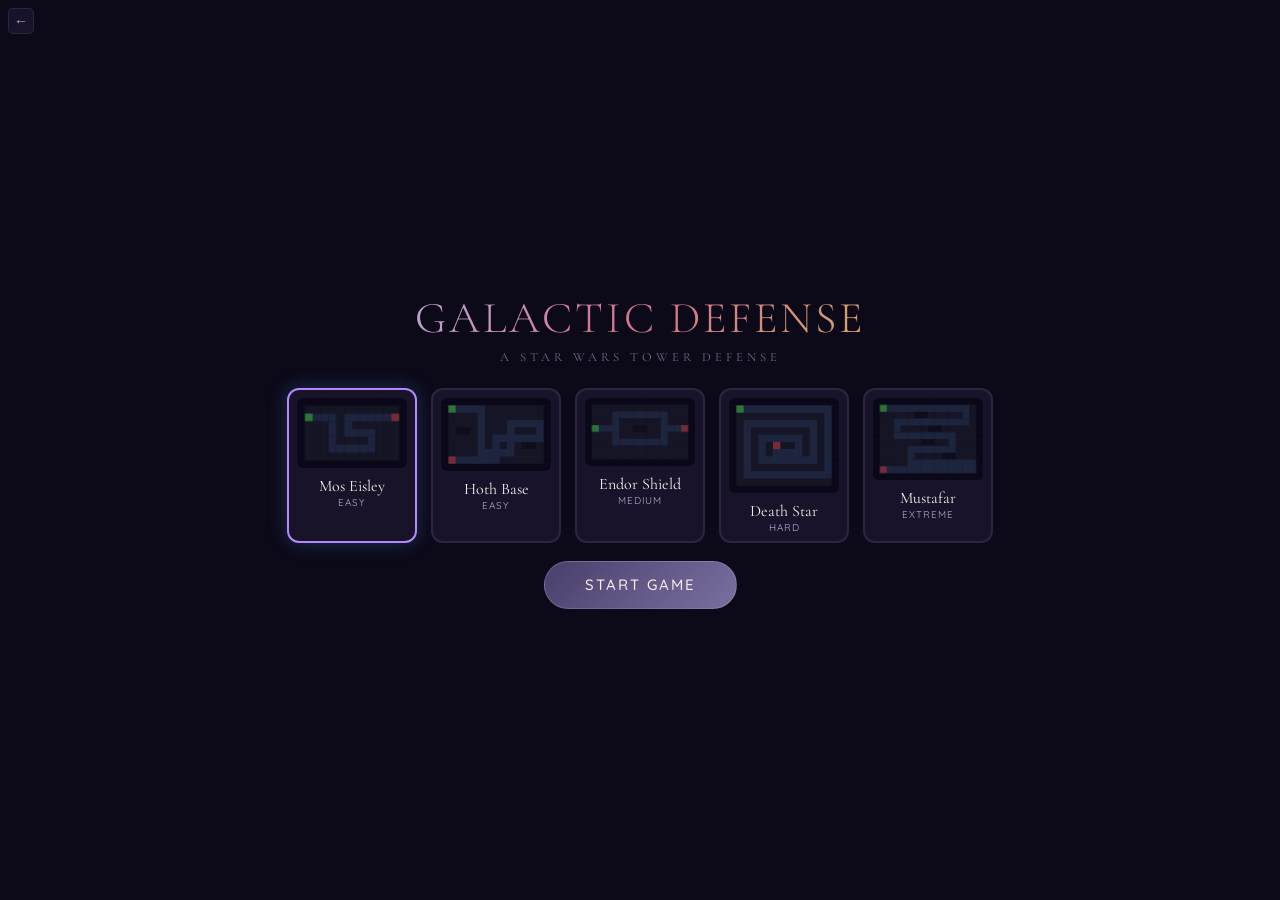
<file: games/void-defense.html>
<!DOCTYPE html>
<html lang="en">
<head>
<meta charset="UTF-8">
<meta name="viewport" content="width=device-width, initial-scale=1.0, maximum-scale=1.0, user-scalable=no, viewport-fit=cover">
<title>Galactic Defense — Maas Arcade</title>
<meta name="theme-color" content="#0d0a1a">
<meta name="apple-mobile-web-app-capable" content="yes">
<meta name="apple-mobile-web-app-status-bar-style" content="black-translucent">
<link rel="stylesheet" href="../shared.css">
<style>
:root{--game-accent:#4488cc;--game-glow:rgba(68,136,204,0.3)}
*{box-sizing:border-box;-webkit-tap-highlight-color:transparent}
html,body{overflow:hidden;position:fixed;inset:0;width:100%;height:100dvh;touch-action:none;overscroll-behavior:none;margin:0;padding:0}
#game-canvas{display:block;position:absolute;top:0;left:0;touch-action:none;z-index:1}

/* ── HUD ── */
.hud{position:fixed;top:0;left:0;right:0;z-index:10;display:flex;justify-content:space-between;align-items:flex-end;padding:env(safe-area-inset-top,0px) 3px 1px;pointer-events:none;background:linear-gradient(180deg,rgba(13,10,26,0.92) 0%,rgba(13,10,26,0.6) 80%,transparent 100%);overflow:visible}
.hud-item{display:flex;align-items:center;gap:2px;font-family:var(--font-ui);font-size:clamp(11px,1.5dvh,14px);font-weight:600;color:var(--moon-glow);background:rgba(13,10,26,0.8);border:1px solid var(--glass-border);border-radius:5px;padding:2px 6px;pointer-events:auto;white-space:nowrap;line-height:1.2}
.hud-left,.hud-center,.hud-right{display:flex;gap:3px;align-items:center}
.hud-item .gold-icon{color:#ffd740}
.hud-item .life-icon{color:#44aaff}
.speed-btn{font-family:var(--font-ui);font-size:clamp(10px,1.2dvh,12px);font-weight:600;color:var(--iris-light);background:rgba(30,24,50,0.7);border:1px solid var(--glass-border);border-radius:5px;padding:2px 6px;cursor:pointer;pointer-events:auto;transition:all .15s;line-height:1.2}
.speed-btn.active{color:var(--moon-glow);background:rgba(179,136,255,0.3);border-color:var(--neon-purple);box-shadow:0 0 8px var(--game-glow)}

/* ── Shop Bar ── */
.shop-bar{position:fixed;bottom:0;left:0;right:0;z-index:10;display:flex;justify-content:center;gap:3px;padding:4px 4px calc(env(safe-area-inset-bottom,0px) + 3px);background:rgba(10,10,20,0.95);border-top:1px solid rgba(68,170,255,0.12);pointer-events:auto}
.shop-item{display:flex;flex-direction:column;align-items:center;justify-content:center;width:clamp(42px,12vw,56px);min-height:clamp(52px,13vw,64px);border-radius:6px;background:rgba(30,24,50,0.6);border:2px solid transparent;cursor:pointer;transition:all .15s;position:relative;padding:3px 1px}
.shop-item.selected{border-color:var(--ta,#4488cc);background:rgba(68,136,204,0.15);box-shadow:0 0 10px var(--ta,rgba(68,136,204,0.4))}
.shop-item.cant-afford{opacity:0.35}
.shop-item .si-icon{font-size:clamp(18px,3dvh,24px);line-height:1}
.shop-item .si-cost{font-size:clamp(9px,1.2dvh,11px);color:#ffd740;font-weight:700;margin-top:2px}
.shop-item .si-name{font-size:clamp(8px,1dvh,10px);color:var(--iris-light);white-space:nowrap;max-width:100%;padding:0 1px;text-align:center}

/* ── Send Wave Button ── */
.send-wave-btn{position:fixed;z-index:12;left:50%;transform:translateX(-50%);font-family:var(--font-ui);font-size:clamp(11px,1.4dvh,13px);font-weight:600;letter-spacing:1px;text-transform:uppercase;color:var(--moon-glow);background:linear-gradient(135deg,var(--iris-deep),var(--iris-mid));border:1px solid rgba(184,169,212,0.3);border-radius:20px;padding:7px 20px;cursor:pointer;pointer-events:auto;display:none;animation:neonPulse 1.5s infinite}
.send-wave-btn.visible{display:block}

/* ── Tower Info Panel ── */
.tower-panel{position:fixed;z-index:15;left:50%;transform:translateX(-50%);background:rgba(10,15,30,0.95);border:1px solid var(--glass-border);border-top:1px solid rgba(68,170,255,0.3);border-radius:14px;backdrop-filter:blur(16px);-webkit-backdrop-filter:blur(16px);padding:10px 14px;display:none;width:min(320px,88vw);pointer-events:auto}
.tower-panel.visible{display:block}
.tp-header{display:flex;justify-content:space-between;align-items:center;margin-bottom:6px}
.tp-name{font-family:var(--font-display);font-size:clamp(14px,2dvh,18px);font-weight:600;color:var(--moon-glow)}
.tp-targeting{font-family:var(--font-ui);font-size:clamp(9px,1.2dvh,11px);color:var(--iris-light);background:rgba(74,63,107,0.4);border:1px solid var(--glass-border);border-radius:12px;padding:2px 10px;cursor:pointer;transition:all .15s}
.tp-targeting:active{background:rgba(74,63,107,0.7)}
.tp-stats{font-size:clamp(9px,1.2dvh,11px);color:var(--iris-light);line-height:1.6;margin-bottom:8px}
.tp-upgrades{display:flex;gap:6px;margin-bottom:8px}
.tp-path{flex:1;background:rgba(30,24,50,0.5);border:1px solid rgba(184,169,212,0.08);border-radius:8px;padding:6px}
.tp-path-label{font-size:clamp(7px,0.9dvh,9px);color:var(--iris-light);text-transform:uppercase;letter-spacing:1px;margin-bottom:4px;opacity:0.6}
.tp-upgrade-btn{font-family:var(--font-ui);font-size:clamp(9px,1.2dvh,11px);font-weight:500;color:var(--moon-glow);background:rgba(74,63,107,0.3);border:1px solid rgba(184,169,212,0.15);border-radius:6px;padding:4px 8px;cursor:pointer;width:100%;text-align:center;transition:all .15s;margin-top:3px}
.tp-upgrade-btn:active{background:rgba(74,63,107,0.6)}
.tp-upgrade-btn.maxed{opacity:0.4;cursor:default;color:#76ff03;border-color:rgba(118,255,3,0.2)}
.tp-upgrade-btn.locked{opacity:0.35;cursor:default}
.tp-upgrade-desc{font-size:clamp(7px,0.9dvh,9px);color:var(--iris-light);margin-top:2px;opacity:0.7}
.tp-actions{display:flex;gap:8px;justify-content:center}
.tp-btn{font-family:var(--font-ui);font-size:clamp(10px,1.3dvh,12px);font-weight:500;color:var(--moon-glow);border:1px solid var(--glass-border);border-radius:8px;padding:5px 16px;cursor:pointer;background:rgba(74,63,107,0.3);transition:all .15s}
.tp-btn:active{background:rgba(74,63,107,0.6)}
.tp-btn.sell{border-color:rgba(255,68,68,0.3);color:#ff4444}

/* ── Wave Banner ── */
.wave-banner{position:fixed;top:30%;left:50%;transform:translate(-50%,-50%);z-index:25;font-family:var(--font-display);font-size:clamp(28px,5dvh,42px);font-weight:300;color:var(--moon-glow);text-shadow:0 0 30px var(--game-glow);opacity:0;pointer-events:none;transition:opacity .4s;letter-spacing:6px;text-transform:uppercase}
.wave-banner.visible{opacity:1}
.moab-warning{position:fixed;top:22%;left:50%;transform:translate(-50%,-50%);z-index:25;font-family:var(--font-display);font-size:clamp(18px,3dvh,28px);font-weight:600;color:#ff4444;text-shadow:0 0 30px rgba(255,68,68,0.5);opacity:0;pointer-events:none;letter-spacing:3px;text-transform:uppercase}
.moab-warning.visible{opacity:1;animation:pulse 0.5s infinite}

/* ── Overlays ── */
.menu-overlay{position:fixed;inset:0;z-index:100;display:flex;flex-direction:column;align-items:center;justify-content:center;background:rgba(13,10,26,0.95);backdrop-filter:blur(20px);-webkit-backdrop-filter:blur(20px)}
.menu-overlay.hidden{display:none}
.menu-title{font-family:var(--font-display);font-size:clamp(30px,5.5dvh,44px);font-weight:300;letter-spacing:3px;margin-bottom:4px}
.menu-subtitle{font-family:var(--font-display);font-size:clamp(10px,1.4dvh,13px);letter-spacing:4px;text-transform:uppercase;color:var(--iris-light);opacity:.6;margin-bottom:clamp(14px,2.5dvh,24px)}
.map-selector{display:flex;gap:clamp(8px,2vw,14px);margin-bottom:clamp(12px,2dvh,20px);flex-wrap:wrap;justify-content:center}
.map-card{width:clamp(90px,22vw,130px);background:rgba(30,24,50,0.7);border:2px solid var(--glass-border);border-radius:12px;padding:8px;cursor:pointer;transition:all .3s;text-align:center}
.map-card.selected{border-color:var(--neon-purple);box-shadow:0 0 20px var(--game-glow)}
.map-card canvas{width:100%;border-radius:6px;margin-bottom:4px}
.map-card .mc-name{font-family:var(--font-display);font-size:clamp(12px,1.8dvh,16px);color:var(--moon-glow)}
.map-card .mc-diff{font-size:clamp(8px,1.1dvh,10px);color:var(--iris-light);letter-spacing:1px;text-transform:uppercase}
.overlay-base{position:fixed;inset:0;z-index:50;display:flex;flex-direction:column;align-items:center;justify-content:center;background:rgba(13,10,26,0.9);backdrop-filter:blur(14px);-webkit-backdrop-filter:blur(14px)}
.overlay-base.hidden{display:none}
.overlay-base .ov-title{font-family:var(--font-display);font-size:clamp(28px,5dvh,40px);font-weight:300;margin-bottom:12px;letter-spacing:2px}
.overlay-base .ov-score{font-family:var(--font-display);font-size:clamp(36px,6dvh,50px);font-weight:600;color:var(--moon-glow);margin-bottom:4px}
.overlay-base .ov-label{font-size:clamp(9px,1.2dvh,11px);letter-spacing:3px;text-transform:uppercase;color:var(--iris-light);opacity:.6;margin-bottom:10px}
.overlay-base .ov-stats{font-size:clamp(10px,1.3dvh,13px);color:var(--iris-light);line-height:1.8;text-align:center;margin-bottom:14px}
.ov-btn{font-family:var(--font-ui);font-size:clamp(12px,1.5dvh,14px);font-weight:500;letter-spacing:1px;color:var(--moon-glow);background:rgba(74,63,107,0.4);border:1px solid var(--glass-border);border-radius:20px;padding:9px 26px;cursor:pointer;margin:4px;min-width:140px;text-align:center;transition:all .2s}
.ov-btn:hover{background:rgba(74,63,107,0.7)}
.ov-btns{display:flex;gap:8px;flex-wrap:wrap;justify-content:center}

/* Back / Pause — inline with HUD */
.back-btn{background:rgba(30,24,50,0.7);border:1px solid var(--glass-border);border-radius:5px;width:26px;height:26px;display:flex;align-items:center;justify-content:center;cursor:pointer;color:var(--iris-light);font-size:14px;text-decoration:none;pointer-events:auto;flex-shrink:0}
.pause-btn{background:rgba(30,24,50,0.7);border:1px solid var(--glass-border);border-radius:5px;width:26px;height:26px;display:flex;align-items:center;justify-content:center;cursor:pointer;color:var(--iris-light);font-size:12px;pointer-events:auto;flex-shrink:0}
.skin-btn{background:rgba(30,24,50,0.7);border:1px solid var(--glass-border);border-radius:5px;width:26px;height:26px;display:flex;align-items:center;justify-content:center;cursor:pointer;color:var(--iris-light);font-size:12px;pointer-events:auto;flex-shrink:0;transition:all .15s}
.skin-btn:active{background:rgba(74,63,107,0.6)}

/* Placement ghost */
.placement-range{position:fixed;z-index:5;pointer-events:none;border:2px dashed rgba(179,136,255,0.3);border-radius:50%;display:none}

@keyframes pulse{0%,100%{opacity:1}50%{opacity:0.5}}
@keyframes neonPulse{0%,100%{box-shadow:0 0 5px var(--game-glow)}50%{box-shadow:0 0 18px var(--game-glow)}}
</style>
</head>
<body>
<canvas id="game-canvas"></canvas>

<div class="hud" id="hud" style="display:none">
  <div class="hud-left">
    <a class="back-btn" href="../index.html">&#8592;</a>
    <div class="hud-item"><span class="gold-icon">CR</span><span id="hudGold">500</span></div>
    <div class="hud-item"><span class="life-icon">&#128737;</span><span id="hudLives">100</span></div>
  </div>
  <div class="hud-center">
    <div class="hud-item">Wave <span id="hudWave">0/50</span></div>
  </div>
  <div class="hud-right">
    <div class="speed-btn active" data-speed="1">1x</div>
    <div class="speed-btn" data-speed="2">2x</div>
    <div class="speed-btn" data-speed="3">3x</div>
    <div class="skin-btn" id="skinBtn" title="Cycle skin">&#127912;</div>
    <div class="pause-btn" id="pauseBtn">&#9208;</div>
  </div>
</div>

<div class="shop-bar" id="shopBar" style="display:none"></div>
<button class="send-wave-btn" id="sendWaveBtn">Launch Assault (+25CR)</button>
<div class="tower-panel" id="towerPanel"></div>
<div class="wave-banner" id="waveBanner"></div>
<div class="moab-warning" id="moabWarning">&#9888; SITH LORD INCOMING &#9888;</div>

<!-- START MENU -->
<div class="menu-overlay" id="startMenu">
  <a class="back-btn" href="../index.html" style="position:absolute;top:calc(env(safe-area-inset-top) + 8px);left:8px">&#8592;</a>
  <div class="menu-title text-gradient">GALACTIC DEFENSE</div>
  <div class="menu-subtitle">A Star Wars Tower Defense</div>
  <div class="map-selector" id="mapSelector"></div>
  <button class="btn-primary" id="startBtn">Start Game</button>
</div>

<!-- PAUSE -->
<div class="overlay-base hidden" id="pauseOverlay">
  <div class="ov-title text-gradient">Paused</div>
  <div class="ov-btn" id="resumeBtn">Resume</div>
  <div class="ov-btn" id="restartBtn">Restart</div>
  <div class="ov-btn" id="exitBtn">Exit to Hub</div>
</div>

<!-- RESULT -->
<div class="overlay-base hidden" id="resultOverlay">
  <div class="ov-title text-gradient" id="roTitle">Victory!</div>
  <div class="ov-score" id="roScore">0</div>
  <div class="ov-label">Score</div>
  <div class="ov-stats" id="roStats"></div>
  <div class="ov-btns">
    <div class="ov-btn" id="roRetry">Play Again</div>
    <div class="ov-btn" id="roMenu">Menu</div>
    <div class="ov-btn" id="roExit">Exit</div>
  </div>
</div>

<script src="../shared.js"></script>
<script>
'use strict';
// ═══════════════════════════════════════════════════════
//  GALACTIC DEFENSE — Star Wars Tower Defense
// ═══════════════════════════════════════════════════════

(() => {

const $ = id => document.getElementById(id);
const C = $('game-canvas');
const ctx = C.getContext('2d');
const DPR = Math.min(window.devicePixelRatio || 1, 3);

// ── Core State ──
let STATE = 'menu'; // menu, between_waves, playing, paused, gameover, victory
let gameSpeed = 1;
let selectedMap = 0;
let gold = 500;
let lives = 100;
let currentWave = 0;
const TOTAL_WAVES = 50;
let totalPops = 0;
let totalGoldEarned = 0;
let totalTowersBuilt = 0;
let score = 0;
let waveCountdown = 0;
let waveActive = false;
let spawnQueue = [];
let spawnTimer = 0;
let towers = [];
let enemies = [];
let projectiles = [];
let particles = [];
let selectedTower = null;
let shopSelection = -1; // index into TOWER_DEFS or -1
let placementValid = false;
let placementCell = null;
let shakeMag = 0, shakeTime = 0, screenFlash = 0;
let lastTime = 0;
let animFrame = 0;
let loopRunning = false;
let popCombo = 0, comboTimer = 0;
let cellSize = 0, gridOffX = 0, gridOffY = 0;
let grid = [];
const MAX_PARTICLES = 300;

function getHudHeight() {
  const hud = $('hud');
  if (hud && hud.style.display !== 'none' && hud.offsetHeight > 0) return hud.offsetHeight;
  // Fallback: measure safe-area via a temp element
  const d = document.createElement('div');
  d.style.cssText = 'position:fixed;top:0;left:0;padding-top:env(safe-area-inset-top,0px);visibility:hidden;pointer-events:none';
  document.body.appendChild(d);
  const sat = d.offsetHeight;
  d.remove();
  return sat + 30;
}
function getShopHeight() {
  const shop = $('shopBar');
  if (shop && shop.style.display !== 'none' && shop.offsetHeight > 0) return shop.offsetHeight;
  // Fallback: measure safe-area-bottom
  const d = document.createElement('div');
  d.style.cssText = 'position:fixed;bottom:0;left:0;padding-bottom:env(safe-area-inset-bottom,0px);visibility:hidden;pointer-events:none';
  document.body.appendChild(d);
  const sab = d.offsetHeight;
  d.remove();
  return sab + 50;
}

// ── Starfield & Nebula ──
const stars = [];
let nebulaCanvas = null;
function initStarfield() {
  stars.length = 0;
  const count = 80 + Math.floor(Math.random() * 40);
  for (let i = 0; i < count; i++) {
    stars.push({
      x: Math.random(), y: Math.random(),
      size: 0.5 + Math.random() * 1.5,
      twinkle: Math.random() < 0.1,
      phase: Math.random() * Math.PI * 2,
      alpha: 0.3 + Math.random() * 0.7
    });
  }
}
initStarfield();

function initNebula(w, h) {
  nebulaCanvas = document.createElement('canvas');
  nebulaCanvas.width = w; nebulaCanvas.height = h;
  const nCtx = nebulaCanvas.getContext('2d');
  const nebulae = [
    { x: w*0.25, y: h*0.3, r: Math.max(w,h)*0.3, c:'100,50,180' },
    { x: w*0.7, y: h*0.6, r: Math.max(w,h)*0.25, c:'30,80,180' },
    { x: w*0.5, y: h*0.8, r: Math.max(w,h)*0.2, c:'30,150,150' },
  ];
  for (const n of nebulae) {
    const g = nCtx.createRadialGradient(n.x, n.y, 0, n.x, n.y, n.r);
    g.addColorStop(0, `rgba(${n.c},0.05)`);
    g.addColorStop(1, `rgba(${n.c},0)`);
    nCtx.fillStyle = g;
    nCtx.fillRect(0, 0, w, h);
  }
}

// ═══════════════════════════════════════
//  BLOOM TYPES — The cascade core
// ═══════════════════════════════════════
// In Bloons TD, each balloon "layer" pops into children
const BLOOM_TYPES = {
  red:     { hp:1, speed:1.0, reward:1, color:'#ff4444', children:[], rbe:1, name:'TIE Scout' },
  blue:    { hp:1, speed:1.4, reward:1, color:'#4488ff', children:['red'], rbe:2, name:'TIE Fighter' },
  green:   { hp:1, speed:1.8, reward:1, color:'#44dd44', children:['blue'], rbe:3, name:'TIE Interceptor' },
  yellow:  { hp:1, speed:3.5, reward:1, color:'#ffdd00', children:['green'], rbe:4, name:'TIE Bomber' },
  pink:    { hp:1, speed:3.8, reward:1, color:'#ff88cc', children:['yellow'], rbe:5, name:'TIE Striker' },
  black:   { hp:1, speed:1.8, reward:2, color:'#444444', children:['pink','pink'], rbe:12, name:'Shadow Squad', immuneExplosion:true },
  white:   { hp:1, speed:2.0, reward:2, color:'#eeeeee', children:['pink','pink'], rbe:12, name:'Snow Squad', immuneFreeze:true },
  lead:    { hp:1, speed:1.0, reward:5, color:'#778899', children:['black','black'], rbe:25, name:'AT-ST', immuneSharp:true },
  rainbow: { hp:1, speed:2.2, reward:3, color:'rainbow', children:['black','white'], rbe:25, name:'Elite Squad' },
  ceramic: { hp:15, speed:2.5, reward:10, color:'#cc7744', children:['rainbow','rainbow'], rbe:60, name:'AT-AT' },
  moab:    { hp:300, speed:0.25, reward:50, color:'#8b0000', children:['ceramic','ceramic','ceramic','ceramic'], rbe:440, name:'Sith Lord', moabClass:true },
  bfb:     { hp:1000, speed:0.12, reward:100, color:'#4a0033', children:['moab','moab','moab','moab'], rbe:2460, name:'Sith Emperor', moabClass:true },
};

// ═══════════════════════════════════════
//  TOWER DEFINITIONS
// ═══════════════════════════════════════
// Each tower has 2 upgrade paths with 2 levels each

const TOWER_DEFS = [
  {
    id:'thorn', name:'Blaster Turret', baseCost:90, accent:'#ff4444', accentRGB:'255,68,68',
    damage:1, pierce:2, fireRate:1.0, range:100, projSpeed:360,
    type:'projectile', projColor:'#ff4444', attackType:'sharp',
    desc:'Standard blaster turret. Reliable and affordable.',
    pathA:[
      { name:'Accelerated Bolts', cost:100, desc:'+2 pierce, faster fire' },
      { name:'Triple Barrel', cost:350, desc:'Fires 3 bolts at once' },
    ],
    pathB:[
      { name:'Targeting Computer', cost:80, desc:'+35% range' },
      { name:'Homing Bolts', cost:400, desc:'Bolts home in on targets' },
    ]
  },
  {
    id:'tack', name:'Ion Scatter', baseCost:140, accent:'#44aaff', accentRGB:'68,170,255',
    damage:1, pierce:1, fireRate:0.7, range:65, projSpeed:280,
    type:'tack', projColor:'#44aaff', attackType:'sharp',
    tacks:8,
    desc:'Fires 8 ion bolts in all directions.',
    pathA:[
      { name:'Overcharged', cost:120, desc:'12 ions, faster fire' },
      { name:'Ion Storm', cost:450, desc:'16 ions, 2x fire rate' },
    ],
    pathB:[
      { name:'Thermal Ions', cost:100, desc:'Ions pop lead, +burn' },
      { name:'Plasma Ring', cost:600, desc:'Constant fire ring pops everything nearby' },
    ]
  },
  {
    id:'frost', name:'Cryo Emitter', baseCost:150, accent:'#88eeff', accentRGB:'136,238,255',
    damage:0, pierce:0, fireRate:0, range:80, projSpeed:0,
    type:'freeze', projColor:'#88eeff', attackType:'freeze',
    slowFactor:0.3, slowDuration:1.2,
    desc:'Slows all enemies in range.',
    pathA:[
      { name:'Deep Freeze', cost:125, desc:'Stronger slow, also pops' },
      { name:'Absolute Zero', cost:550, desc:'Huge range, freezes solid' },
    ],
    pathB:[
      { name:'Flash Freeze', cost:100, desc:'Pops 1 layer on slow' },
      { name:'Cryo Launcher', cost:500, desc:'Shoots freeze projectiles far' },
    ]
  },
  {
    id:'solar', name:'Thermal Detonator', baseCost:200, accent:'#ff8800', accentRGB:'255,136,0',
    damage:1, pierce:0, fireRate:0.5, range:110, projSpeed:260,
    type:'aoe', projColor:'#ff8800', attackType:'explosion',
    splashRadius:45,
    desc:'Explosive area damage. Melts armor.',
    pathA:[
      { name:'Expanded Payload', cost:150, desc:'+60% splash radius' },
      { name:'Cluster Charges', cost:600, desc:'Fragments deal 2nd explosion' },
    ],
    pathB:[
      { name:'Incendiary', cost:120, desc:'Burn DoT on hit' },
      { name:'Sith Slayer', cost:700, desc:'10x damage to Sith Lords' },
    ]
  },
  {
    id:'cannon', name:'Proton Cannon', baseCost:275, accent:'#44ff44', accentRGB:'68,255,68',
    damage:2, pierce:0, fireRate:0.35, range:120, projSpeed:300,
    type:'aoe', projColor:'#44ff44', attackType:'explosion',
    splashRadius:55,
    desc:'Heavy proton explosions. Devastating vs groups.',
    pathA:[
      { name:'Heavy Protons', cost:200, desc:'3x damage' },
      { name:'Orbital Strike', cost:900, desc:'8x damage, stun Sith Lords 1s' },
    ],
    pathB:[
      { name:'Rapid Cycling', cost:150, desc:'+60% fire rate' },
      { name:'Concussion Barrage', cost:750, desc:'Fires 3 seeking missiles' },
    ]
  },
  {
    id:'laser', name:'Death Ray', baseCost:400, accent:'#cc66ff', accentRGB:'204,102,255',
    damage:4, pierce:0, fireRate:1, range:130, projSpeed:0,
    type:'beam', projColor:'#cc66ff', attackType:'energy',
    desc:'Continuous energy beam. High sustained DPS.',
    pathA:[
      { name:'Plasma Beam', cost:300, desc:'2.5x DPS' },
      { name:'Superlaser', cost:2000, desc:'6x DPS, pops all types' },
    ],
    pathB:[
      { name:'Split Beam', cost:250, desc:'Targets 2 enemies' },
      { name:'Death Star Cannon', cost:1500, desc:'Targets 4, ability: screen wipe' },
    ]
  },
  {
    id:'storm', name:'Force Lightning', baseCost:500, accent:'#aaccff', accentRGB:'170,204,255',
    damage:2, pierce:0, fireRate:0.5, range:120, projSpeed:0,
    type:'chain', projColor:'#aaccff', attackType:'energy',
    chains:3,
    desc:'Chain lightning strikes multiple targets.',
    pathA:[
      { name:'Chain Extension', cost:250, desc:'+3 chains, +damage' },
      { name:'Force Storm', cost:1200, desc:'+5 chains, AoE on hit' },
    ],
    pathB:[
      { name:'Static Discharge', cost:200, desc:'25% stun 0.5s' },
      { name:'Sith Lightning', cost:1000, desc:'50% stun 1s, 2x damage' },
    ]
  },
];

// ═══════════════════════════════════════
//  TOWER STAT COMPUTATION
// ═══════════════════════════════════════

function getTowerStats(t) {
  const d = TOWER_DEFS[t.defIndex];
  const pA = t.pathA, pB = t.pathB;
  let damage = d.damage;
  let pierce = d.pierce || 1;
  let fireRate = d.fireRate;
  let range = d.range;
  let projSpeed = d.projSpeed;
  let tacks = d.tacks || 0;
  let splashRadius = d.splashRadius || 0;
  let chains = d.chains || 0;
  let slow = d.slowFactor || 0;
  let slowDur = d.slowDuration || 0;
  let attackType = d.attackType;
  let seekTarget = false;
  let burn = false;
  let moabMultiplier = 1;
  let snapPop = false;
  let cryoCannon = false;
  let clusterBombs = false;
  let missiles = 1;
  let stunChance = 0;
  let stunDur = 0;
  let beamTargets = 1;
  let beamDpsMultiplier = 1;
  let ringOfFire = false;
  let freezeSolid = false;
  let popAll = false;
  let abilityReady = false;
  let siegeStun = false;
  let chainAoe = false;

  switch(d.id) {
    case 'thorn':
      if (pA >= 1) { pierce += 2; fireRate *= 1.25; }
      if (pA >= 2) { missiles = 3; }
      if (pB >= 1) { range *= 1.35; }
      if (pB >= 2) { seekTarget = true; damage += 1; }
      break;
    case 'tack':
      if (pA >= 1) { tacks = 12; fireRate *= 1.3; }
      if (pA >= 2) { tacks = 16; fireRate *= 2; }
      if (pB >= 1) { burn = true; attackType = 'fire'; }
      if (pB >= 2) { ringOfFire = true; }
      break;
    case 'frost':
      if (pA >= 1) { slow = 0.45; slowDur = 1.8; snapPop = true; }
      if (pA >= 2) { range *= 1.5; freezeSolid = true; slowDur = 2.0; slow = 0.55; }
      if (pB >= 1) { snapPop = true; }
      if (pB >= 2) { cryoCannon = true; range *= 1.5; }
      break;
    case 'solar':
      if (pA >= 1) { splashRadius *= 1.6; }
      if (pA >= 2) { clusterBombs = true; }
      if (pB >= 1) { burn = true; }
      if (pB >= 2) { moabMultiplier = 10; }
      break;
    case 'cannon':
      if (pA >= 1) { damage *= 3; }
      if (pA >= 2) { damage = Math.max(damage, d.damage * 8); siegeStun = true; }
      if (pB >= 1) { fireRate *= 1.6; }
      if (pB >= 2) { missiles = 3; seekTarget = true; }
      break;
    case 'laser':
      if (pA >= 1) { beamDpsMultiplier = 2.5; }
      if (pA >= 2) { beamDpsMultiplier = 6; popAll = true; }
      if (pB >= 1) { beamTargets = 2; }
      if (pB >= 2) { beamTargets = 4; abilityReady = true; }
      break;
    case 'storm':
      if (pA >= 1) { chains += 3; damage += 1; }
      if (pA >= 2) { chains += 5; chainAoe = true; damage += 2; }
      if (pB >= 1) { stunChance = 0.25; stunDur = 0.5; }
      if (pB >= 2) { stunChance = 0.5; stunDur = 1.0; damage *= 2; }
      break;
  }

  return {
    damage, pierce, fireRate, range, projSpeed, tacks,
    splashRadius, chains, slow, slowDur, attackType,
    seekTarget, burn, moabMultiplier, snapPop, cryoCannon,
    clusterBombs, missiles, stunChance, stunDur, beamTargets,
    beamDpsMultiplier, ringOfFire, freezeSolid, popAll,
    abilityReady, siegeStun, chainAoe
  };
}

function towerTotalCost(t) {
  const d = TOWER_DEFS[t.defIndex];
  let total = d.baseCost;
  for (let i = 0; i < t.pathA; i++) total += d.pathA[i].cost;
  for (let i = 0; i < t.pathB; i++) total += d.pathB[i].cost;
  return total;
}

// ═══════════════════════════════════════
//  MAP DEFINITIONS
// ═══════════════════════════════════════

const MAPS = [
  {
    name:'Mos Eisley', difficulty:'Easy', cols:14, rows:9,
    generate() {
      const g = Array.from({length:9}, () => Array(14).fill(0));
      for (let c = 0; c < 14; c++) { g[0][c] = 2; g[8][c] = 2; }
      for (let r = 0; r < 9; r++) { g[r][0] = 2; g[r][13] = 2; }
      // Winding desert path through cantina district
      for (let c = 1; c <= 4; c++) g[2][c] = 1;
      for (let r = 2; r <= 6; r++) g[r][4] = 1;
      for (let c = 4; c <= 9; c++) g[6][c] = 1;
      for (let r = 4; r <= 6; r++) g[r][9] = 1;
      for (let c = 6; c <= 9; c++) g[4][c] = 1;
      for (let r = 2; r <= 4; r++) g[r][6] = 1;
      for (let c = 6; c <= 12; c++) g[2][c] = 1;
      g[2][1] = 3; g[2][12] = 4;
      return g;
    },
    getPath() {
      return [[2,1],[2,4],[6,4],[6,9],[4,9],[4,6],[2,6],[2,12]];
    }
  },
  {
    name:'Hoth Base', difficulty:'Easy', cols:15, rows:10,
    generate() {
      const g = Array.from({length:10}, () => Array(15).fill(0));
      for (let c = 0; c < 15; c++) { g[0][c] = 2; g[9][c] = 2; }
      for (let r = 0; r < 10; r++) { g[r][0] = 2; g[r][14] = 2; }
      // Long winding ice corridor
      for (let c = 1; c <= 5; c++) g[1][c] = 1;
      for (let r = 1; r <= 7; r++) g[r][5] = 1;
      for (let c = 5; c <= 9; c++) g[7][c] = 1;
      for (let r = 3; r <= 7; r++) g[r][9] = 1;
      for (let c = 9; c <= 13; c++) g[3][c] = 1;
      for (let r = 3; r <= 5; r++) g[r][13] = 1;
      for (let c = 7; c <= 13; c++) g[5][c] = 1;
      for (let r = 5; r <= 8; r++) g[r][7] = 1;
      for (let c = 1; c <= 7; c++) g[8][c] = 1;
      // Some decorative ice blocks
      g[4][2] = 5; g[4][3] = 5; g[6][11] = 5; g[6][12] = 5;
      g[1][1] = 3; g[8][1] = 4;
      return g;
    },
    getPath() {
      return [[1,1],[1,5],[7,5],[7,9],[3,9],[3,13],[5,13],[5,7],[8,7],[8,1]];
    }
  },
  {
    name:'Endor Shield', difficulty:'Medium', cols:16, rows:10,
    generate() {
      const g = Array.from({length:10}, () => Array(16).fill(0));
      for (let c = 0; c < 16; c++) { g[0][c] = 2; g[9][c] = 2; }
      for (let r = 0; r < 10; r++) { g[r][0] = 2; g[r][15] = 2; }
      // Forest path splits — Ewok ambush points
      for (let c = 1; c <= 4; c++) g[4][c] = 1;
      g[3][4] = 1; g[2][4] = 1;
      for (let c = 4; c <= 11; c++) g[2][c] = 1;
      g[3][11] = 1; g[4][11] = 1;
      g[5][4] = 1; g[6][4] = 1;
      for (let c = 4; c <= 11; c++) g[6][c] = 1;
      g[5][11] = 1;
      for (let c = 11; c <= 14; c++) g[4][c] = 1;
      // Forest obstacles
      g[4][7] = 5; g[4][8] = 5;
      g[4][1] = 3; g[4][14] = 4;
      return g;
    },
    getPath() {
      return {
        fork: true,
        shared_start: [[4,1],[4,2],[4,3],[4,4]],
        top_fork: [[4,4],[3,4],[2,4],[2,5],[2,6],[2,7],[2,8],[2,9],[2,10],[2,11],[3,11],[4,11]],
        bottom_fork: [[4,4],[5,4],[6,4],[6,5],[6,6],[6,7],[6,8],[6,9],[6,10],[6,11],[5,11],[4,11]],
        shared_end: [[4,11],[4,12],[4,13],[4,14]]
      };
    }
  },
  {
    name:'Death Star', difficulty:'Hard', cols:15, rows:13,
    generate() {
      const g = Array.from({length:13}, () => Array(15).fill(0));
      for (let c = 0; c < 15; c++) { g[0][c] = 2; g[12][c] = 2; }
      for (let r = 0; r < 13; r++) { g[r][0] = 2; g[r][14] = 2; }
      // Massive spiral into Death Star core
      for (let c = 1; c <= 13; c++) g[1][c] = 1;
      for (let r = 2; r <= 10; r++) g[r][13] = 1;
      for (let c = 2; c <= 12; c++) g[10][c] = 1;
      for (let r = 3; r <= 9; r++) g[r][2] = 1;
      for (let c = 3; c <= 11; c++) g[3][c] = 1;
      for (let r = 4; r <= 8; r++) g[r][11] = 1;
      for (let c = 4; c <= 10; c++) g[8][c] = 1;
      for (let r = 5; r <= 7; r++) g[r][4] = 1;
      for (let c = 5; c <= 9; c++) g[5][c] = 1;
      g[6][9] = 1; g[7][9] = 1;
      for (let c = 6; c <= 9; c++) g[7][c] = 1;
      g[6][6] = 1;
      g[1][1] = 3; g[6][6] = 4;
      return g;
    },
    getPath() {
      return [[1,1],[1,13],[10,13],[10,2],[3,2],[3,11],[8,11],[8,4],[5,4],[5,9],[7,9],[7,6],[6,6]];
    }
  },
  {
    name:'Mustafar', difficulty:'Extreme', cols:16, rows:12,
    generate() {
      const g = Array.from({length:12}, () => Array(16).fill(0));
      for (let c = 0; c < 16; c++) { g[0][c] = 2; g[11][c] = 2; }
      for (let r = 0; r < 12; r++) { g[r][0] = 2; g[r][15] = 2; }
      // Long zigzag across lava fields
      for (let c = 1; c <= 13; c++) g[1][c] = 1;
      for (let r = 1; r <= 3; r++) g[r][13] = 1;
      for (let c = 3; c <= 13; c++) g[3][c] = 1;
      for (let r = 3; r <= 5; r++) g[r][3] = 1;
      for (let c = 3; c <= 11; c++) g[5][c] = 1;
      for (let r = 5; r <= 7; r++) g[r][11] = 1;
      for (let c = 5; c <= 11; c++) g[7][c] = 1;
      for (let r = 7; r <= 9; r++) g[r][5] = 1;
      for (let c = 5; c <= 14; c++) g[9][c] = 1;
      for (let r = 9; r <= 10; r++) g[r][14] = 1;
      for (let c = 1; c <= 14; c++) g[10][c] = 1;
      // Lava obstacles
      g[2][6] = 5; g[2][7] = 5; g[4][8] = 5; g[4][9] = 5;
      g[6][7] = 5; g[6][8] = 5; g[8][10] = 5; g[8][11] = 5;
      g[1][1] = 3; g[10][1] = 4;
      return g;
    },
    getPath() {
      return [[1,1],[1,13],[3,13],[3,3],[5,3],[5,11],[7,11],[7,5],[9,5],[9,14],[10,14],[10,1]];
    }
  }
];

// ═══════════════════════════════════════
//  PATH SYSTEM
// ═══════════════════════════════════════

let pathPoints = [], pathLength = 0, pathSegments = [];
let isForkMap = false;
let pathPointsTop = [], pathPointsBot = [];
let pathLengthTop = 0, pathLengthBot = 0;
let pathSegmentsTop = [], pathSegmentsBot = [];
let sharedStartLen = 0, sharedEndLen = 0;
let sharedStartPts = [], sharedEndPts = [];
let sharedStartSegs = [], sharedEndSegs = [];

function cellCenter(row, col) {
  return { x: gridOffX + (col + 0.5) * cellSize, y: gridOffY + (row + 0.5) * cellSize };
}

function buildPath(waypoints) {
  const pts = waypoints.map(wp => cellCenter(wp[0], wp[1]));
  const detailed = [];
  for (let i = 0; i < pts.length - 1; i++) {
    const a = pts[i], b = pts[i+1];
    const dx = b.x - a.x, dy = b.y - a.y;
    const dist = Math.sqrt(dx*dx + dy*dy);
    const steps = Math.max(Math.ceil(dist / 2), 1);
    for (let s = 0; s < steps; s++) {
      const t = s / steps;
      detailed.push({ x: a.x + dx * t, y: a.y + dy * t });
    }
  }
  detailed.push(pts[pts.length - 1]);
  return detailed;
}

function calcSegments(pts) {
  const segs = [0]; let total = 0;
  for (let i = 1; i < pts.length; i++) {
    const dx = pts[i].x - pts[i-1].x, dy = pts[i].y - pts[i-1].y;
    total += Math.sqrt(dx*dx + dy*dy);
    segs.push(total);
  }
  return { segs, total };
}

function getPositionOnPath(progress, pts, segs, totalLen) {
  if (pts.length < 2 || totalLen <= 0) return pts[0] || {x:0,y:0};
  const dist = Math.max(0, Math.min(progress, 1)) * totalLen;
  let lo = 0, hi = segs.length - 1;
  while (lo < hi - 1) { const mid = (lo + hi) >> 1; if (segs[mid] <= dist) lo = mid; else hi = mid; }
  const segLen = (segs[hi] || segs[lo]) - segs[lo];
  const t = segLen > 0 ? (dist - segs[lo]) / segLen : 0;
  const a = pts[lo], b = pts[hi] || pts[lo];
  return { x: a.x + (b.x - a.x) * t, y: a.y + (b.y - a.y) * t };
}

function setupPaths() {
  const raw = MAPS[selectedMap].getPath();
  if (raw.fork) {
    isForkMap = true;
    sharedStartPts = buildPath(raw.shared_start);
    pathPointsTop = buildPath(raw.top_fork);
    pathPointsBot = buildPath(raw.bottom_fork);
    sharedEndPts = buildPath(raw.shared_end);
    const ss = calcSegments(sharedStartPts); sharedStartSegs = ss.segs; sharedStartLen = ss.total;
    const st = calcSegments(pathPointsTop); pathSegmentsTop = st.segs; pathLengthTop = st.total;
    const sb = calcSegments(pathPointsBot); pathSegmentsBot = sb.segs; pathLengthBot = sb.total;
    const se = calcSegments(sharedEndPts); sharedEndSegs = se.segs; sharedEndLen = se.total;
    pathLength = sharedStartLen + Math.max(pathLengthTop, pathLengthBot) + sharedEndLen;
    pathPoints = [...sharedStartPts, ...pathPointsTop, ...sharedEndPts];
    const ps = calcSegments(pathPoints); pathSegments = ps.segs;
  } else {
    isForkMap = false;
    pathPoints = buildPath(raw);
    const ps = calcSegments(pathPoints); pathSegments = ps.segs; pathLength = ps.total;
  }
}

function getBloomPos(b) {
  if (isForkMap) {
    const totalLen = sharedStartLen + (b.topFork ? pathLengthTop : pathLengthBot) + sharedEndLen;
    const dist = b.pathProgress * totalLen;
    if (dist <= sharedStartLen && sharedStartLen > 0) {
      return getPositionOnPath(dist / sharedStartLen, sharedStartPts, sharedStartSegs, sharedStartLen);
    } else if (dist <= sharedStartLen + (b.topFork ? pathLengthTop : pathLengthBot)) {
      const fd = dist - sharedStartLen;
      const fl = b.topFork ? pathLengthTop : pathLengthBot;
      return getPositionOnPath(fd / fl, b.topFork ? pathPointsTop : pathPointsBot, b.topFork ? pathSegmentsTop : pathSegmentsBot, fl);
    } else {
      const ed = dist - sharedStartLen - (b.topFork ? pathLengthTop : pathLengthBot);
      return getPositionOnPath(Math.min(ed / sharedEndLen, 1), sharedEndPts, sharedEndSegs, sharedEndLen);
    }
  }
  return getPositionOnPath(b.pathProgress, pathPoints, pathSegments, pathLength);
}

function getBloomTotalLen(b) {
  if (isForkMap) return sharedStartLen + (b.topFork ? pathLengthTop : pathLengthBot) + sharedEndLen;
  return pathLength;
}

// ═══════════════════════════════════════
//  BLOOM MANAGEMENT
// ═══════════════════════════════════════

function createBloom(type, progress, topFork) {
  const def = BLOOM_TYPES[type];
  return {
    type, hp: def.hp, maxHp: def.hp,
    pathProgress: progress || 0,
    speed: def.speed, dead: false,
    topFork: topFork !== undefined ? topFork : Math.random() < 0.5,
    slowFactor: 1.0, slowTimer: 0,
    frozen: false, freezeTimer: 0,
    burnTimer: 0, burnTicks: 0,
    stunTimer: 0,
    x: 0, y: 0, size: def.moabClass ? (type === 'bfb' ? 28 : 20) : type === 'ceramic' ? 10 : type === 'lead' ? 9 : 8
  };
}

function popBloom(bloom, fromExplosion, fromFreeze, fromEnergy) {
  if (bloom.dead) return;
  const def = BLOOM_TYPES[bloom.type];
  bloom.hp--;
  totalPops++;
  popCombo++;
  comboTimer = 0.5;

  if (bloom.hp <= 0) {
    bloom.dead = true;
    gold += def.reward;
    totalGoldEarned += def.reward;
    const popColor = def.color === 'rainbow' ? randomRainbowColor() : def.color;
    const popCount = def.moabClass ? (bloom.type === 'bfb' ? 35 : 20) : bloom.type === 'ceramic' ? 18 : 10;
    spawnPopParticles(bloom.x, bloom.y, popColor, popCount);
    // White sparks
    spawnPopParticles(bloom.x, bloom.y, '#ffffff', Math.floor(popCount * 0.4));
    // Sith Lord / Emperor death: massive screen shake + debris + flash
    if (def.moabClass) {
      shakeMag = bloom.type === 'bfb' ? 14 : 8; shakeTime = 0.6;
      spawnRingParticle(bloom.x, bloom.y, bloom.size * (cellSize/40) * 3, '#ffffff');
      spawnRingParticle(bloom.x, bloom.y, bloom.size * (cellSize/40) * 1.5, bloom.type==='bfb'?'#8800cc':'#ff0000');
      for (let d = 0; d < 15 && particles.length < MAX_PARTICLES; d++) {
        const da = Math.random()*Math.PI*2, ds = 30+Math.random()*80;
        particles.push({ x:bloom.x, y:bloom.y, vx:Math.cos(da)*ds, vy:Math.sin(da)*ds, life:0.7+Math.random()*0.4, maxLife:1.0, size:2+Math.random()*3, color:['#888','#ff4400','#ff8800','#cc00ff','#fff'][Math.floor(Math.random()*5)], type:'debris' });
      }
      // Screen flash effect — brief white overlay
      screenFlash = 0.15;
    }
    playPopSound(bloom.type);

    for (const childType of def.children) {
      const child = createBloom(childType, bloom.pathProgress, bloom.topFork);
      child.pathProgress += (Math.random() - 0.5) * 0.003;
      child.pathProgress = Math.max(0, Math.min(child.pathProgress, 0.999));
      enemies.push(child);
    }
  }
}

function damageBloom(bloom, pops, attackType) {
  if (bloom.dead) return;
  const def = BLOOM_TYPES[bloom.type];
  // Immunity checks
  if (def.immuneSharp && attackType === 'sharp') return;
  if (def.immuneExplosion && attackType === 'explosion') return;
  if (def.immuneFreeze && attackType === 'freeze') return;
  // Energy and fire bypass all immunities

  for (let i = 0; i < pops && !bloom.dead; i++) {
    popBloom(bloom, attackType === 'explosion', attackType === 'freeze', attackType === 'energy');
  }
}

function randomRainbowColor() {
  const c = ['#ff4444','#ff8800','#ffdd00','#44dd44','#4488ff','#aa44ff'];
  return c[Math.floor(Math.random() * c.length)];
}

// ═══════════════════════════════════════
//  PROJECTILE SYSTEM
// ═══════════════════════════════════════

function createProjectile(tower, target, stats, angle) {
  return {
    x: tower.x, y: tower.y,
    target, tower,
    speed: stats.projSpeed * (cellSize / 40),
    color: TOWER_DEFS[tower.defIndex].projColor,
    towerId: TOWER_DEFS[tower.defIndex].id,
    dead: false,
    damage: stats.damage,
    pierce: stats.pierce,
    pierceCount: 0,
    attackType: stats.attackType,
    isSplash: TOWER_DEFS[tower.defIndex].type === 'aoe',
    splashRadius: stats.splashRadius,
    seeking: stats.seekTarget,
    burn: stats.burn,
    moabMultiplier: stats.moabMultiplier,
    clusterBombs: stats.clusterBombs,
    siegeStun: stats.siegeStun,
    angle: angle || 0,
    isTack: !!angle,
    tx: target ? target.x : tower.x + Math.cos(angle || 0) * 200,
    ty: target ? target.y : tower.y + Math.sin(angle || 0) * 200,
    traveled: 0,
    maxDist: stats.range * (cellSize / 40) * 1.2
  };
}

// ═══════════════════════════════════════
//  PARTICLES
// ═══════════════════════════════════════

function spawnPopParticles(x, y, color, count) {
  for (let i = 0; i < count && particles.length < MAX_PARTICLES; i++) {
    const a = Math.random() * Math.PI * 2;
    const spd = 30 + Math.random() * 80;
    particles.push({
      x, y, vx: Math.cos(a)*spd, vy: Math.sin(a)*spd,
      life: 0.3 + Math.random()*0.3, maxLife: 0.3 + Math.random()*0.3,
      size: 2 + Math.random()*3, color, type:'pop'
    });
  }
}

function spawnRingParticle(x, y, radius, color) {
  if (particles.length < MAX_PARTICLES) {
    particles.push({ x, y, vx:0, vy:0, life:0.3, maxLife:0.3, size:radius, color, type:'ring' });
  }
}

function spawnChainParticle(x1, y1, x2, y2, color) {
  if (particles.length < MAX_PARTICLES) {
    particles.push({ x:x1, y:y1, tx:x2, ty:y2, vx:0, vy:0, life:0.12, maxLife:0.12, size:2, color, type:'chain' });
  }
}

function playPopSound(type) {
  const f = { red:880,blue:784,green:698,yellow:622,pink:988,white:1047,black:440,
    lead:330,rainbow:550,ceramic:294,moab:196,bfb:147 }[type] || 880;
  AudioManager.playTone(f, 0.05, 0.03);
}

// ═══════════════════════════════════════
//  WAVE DEFINITIONS — 40 waves
// ═══════════════════════════════════════

function generateWaves() {
  const W = [];
  const rep = (t, n) => Array(n).fill(t);
  const mix = (...args) => {
    const a = [];
    for (let i = 0; i < args.length; i += 2) for (let j = 0; j < args[i+1]; j++) a.push(args[i]);
    for (let i = a.length - 1; i > 0; i--) { const j = Math.floor(Math.random()*(i+1)); [a[i],a[j]] = [a[j],a[i]]; }
    return a;
  };
  const w = (blooms, interval) => ({ blooms, interval: interval || 0.6 });

  // 1-5: Intro
  W.push(w(rep('red', 20), 0.8));
  W.push(w(rep('red', 30), 0.7));
  W.push(w(mix('red',15,'blue',10), 0.65));
  W.push(w(mix('blue',20,'green',5), 0.6));
  W.push(w(mix('green',15,'blue',15), 0.55));

  // 6-10: Ramp
  W.push(w(mix('green',20,'blue',15), 0.5));
  W.push(w(mix('green',15,'yellow',10), 0.5));
  W.push(w(mix('yellow',20,'green',15), 0.45));
  W.push(w(mix('yellow',20,'green',15,'blue',10), 0.45));
  W.push(w(mix('yellow',25,'green',20), 0.4));

  // 11-15: Pink, Black, White
  W.push(w(mix('pink',10,'yellow',20), 0.4));
  W.push(w(mix('pink',15,'yellow',15,'green',10), 0.38));
  W.push(w(mix('black',8,'pink',15,'yellow',10), 0.38));
  W.push(w(mix('white',8,'pink',15,'yellow',10), 0.35));
  W.push(w(mix('black',10,'white',10,'pink',20), 0.35));

  // 16-20: Lead, Rainbow
  W.push(w(mix('lead',5,'black',10,'white',10,'pink',15), 0.35));
  W.push(w(mix('rainbow',8,'pink',20,'yellow',15), 0.3));
  W.push(w(mix('lead',8,'rainbow',10,'pink',15), 0.3));
  W.push(w(mix('rainbow',15,'lead',5,'pink',20,'black',10), 0.28));
  W.push(w(mix('rainbow',20,'lead',8,'pink',20), 0.28));

  // 21-24: AT-AT + first Sith Lord
  W.push(w(mix('ceramic',3,'rainbow',15,'pink',20), 0.3));
  W.push(w(mix('ceramic',5,'rainbow',20,'lead',5), 0.28));
  W.push(w(mix('ceramic',8,'rainbow',15,'lead',8,'pink',20), 0.25));
  W.push(w([...rep('moab',1),...mix('ceramic',6,'rainbow',20)], 0.25)); // First MOAB!

  // 25-29: Sith Lords + AT-AT swarms
  W.push(w(mix('ceramic',10,'rainbow',20,'lead',10,'pink',30), 0.22));
  W.push(w([...rep('moab',1),...mix('ceramic',12,'rainbow',15,'lead',8)], 0.22));
  W.push(w([...rep('moab',2),...mix('ceramic',10,'rainbow',20,'black',15,'white',15)], 0.2));
  W.push(w([...rep('moab',2),...mix('ceramic',15,'rainbow',20,'lead',10)], 0.2));
  W.push(w([...rep('moab',3),...mix('ceramic',12,'rainbow',25,'pink',30)], 0.18));

  // 30-34: Multiple Sith Lords
  W.push(w([...rep('moab',3),...mix('ceramic',20,'rainbow',25,'lead',10,'pink',30)], 0.18));
  W.push(w([...rep('moab',4),...mix('ceramic',15,'rainbow',20,'lead',12)], 0.16));
  W.push(w([...rep('moab',4),...mix('ceramic',20,'rainbow',30,'black',15,'white',15)], 0.15));
  W.push(w([...rep('moab',5),...mix('ceramic',25,'rainbow',25,'lead',15)], 0.14));
  W.push(w([...rep('moab',6),...mix('ceramic',20,'rainbow',30,'pink',40)], 0.13));

  // 35-39: BFB arrives
  W.push(w([...rep('bfb',1),...rep('moab',4),...mix('ceramic',20,'rainbow',20)], 0.15));
  W.push(w([...rep('bfb',1),...rep('moab',5),...mix('ceramic',25,'rainbow',25,'lead',15)], 0.13));
  W.push(w([...rep('bfb',2),...rep('moab',4),...mix('ceramic',20,'rainbow',30)], 0.12));
  W.push(w([...rep('bfb',2),...rep('moab',6),...mix('ceramic',30,'rainbow',30,'lead',15)], 0.1));
  W.push(w([...rep('bfb',3),...rep('moab',8),...mix('ceramic',30,'rainbow',40,'lead',20,'pink',50)], 0.08));

  // 40: Wave 40 — heavy BFB + MOAB assault (original final wave escalated)
  W.push(w([...rep('bfb',3),...rep('moab',10),...mix('ceramic',35,'rainbow',45,'lead',25,'pink',60)], 0.07));

  // 41-43: AT-AT/MOAB swarms with dense rainbow waves
  W.push(w([...rep('moab',6),...mix('ceramic',40,'rainbow',50,'lead',20,'black',20,'white',20)], 0.08));
  W.push(w([...rep('bfb',2),...rep('moab',6),...mix('ceramic',35,'rainbow',40,'pink',50,'lead',15)], 0.07));
  W.push(w([...rep('bfb',2),...rep('moab',8),...mix('ceramic',40,'rainbow',50,'black',20,'white',20)], 0.06));

  // 44-46: Multiple MOABs + BFBs — escalating dread
  W.push(w([...rep('bfb',3),...rep('moab',8),...mix('ceramic',30,'rainbow',40,'lead',20)], 0.07));
  W.push(w([...rep('bfb',3),...rep('moab',10),...mix('ceramic',35,'rainbow',45,'lead',20,'pink',40)], 0.06));
  W.push(w([...rep('bfb',4),...rep('moab',8),...mix('ceramic',40,'rainbow',50,'black',25,'white',25)], 0.06));

  // 47-49: Dense BFB waves with MOAB escorts
  W.push(w([...rep('bfb',4),...rep('moab',10),...mix('ceramic',45,'rainbow',50,'lead',25,'pink',50)], 0.05));
  W.push(w([...rep('bfb',5),...rep('moab',10),...mix('ceramic',50,'rainbow',60,'lead',30,'black',20,'white',20)], 0.05));
  W.push(w([...rep('bfb',5),...rep('moab',12),...mix('ceramic',50,'rainbow',60,'lead',30,'pink',60)], 0.04));

  // 50: BOSS WAVE — 4 BFBs + 6 MOABs + massive rainbow/ceramic swarm
  W.push(w([...rep('bfb',4),...rep('moab',6),...mix('ceramic',60,'rainbow',70,'lead',30,'black',30,'white',30,'pink',60)], 0.04));

  return W;
}

const WAVES = generateWaves();

// ═══════════════════════════════════════
//  MAP & GRID SETUP
// ═══════════════════════════════════════

function computeLayout(W, H) {
  const hudH = getHudHeight();
  const shopH = getShopHeight();
  return { hudH, shopH, availW: W - 2, availH: H - hudH - shopH - 2 };
}

function initMap() {
  const m = MAPS[selectedMap];
  grid = m.generate();
  const W = C.width / DPR, H = C.height / DPR;
  const { hudH, availW, availH } = computeLayout(W, H);
  cellSize = Math.floor(Math.min(availW / m.cols, availH / m.rows));
  gridOffX = Math.floor((W - cellSize * m.cols) / 2);
  gridOffY = hudH + Math.floor((availH - cellSize * m.rows) / 2);
  setupPaths();
}

// ═══════════════════════════════════════
//  RESIZE
// ═══════════════════════════════════════

function resize() {
  const w = window.innerWidth, h = window.innerHeight;
  C.width = Math.round(w * DPR);
  C.height = Math.round(h * DPR);
  C.style.width = w + 'px';
  C.style.height = h + 'px';
  ctx.setTransform(DPR, 0, 0, DPR, 0, 0);
  initNebula(w, h);

  // Position send-wave button and tower panel above shop bar
  const shopH = getShopHeight();
  $('sendWaveBtn').style.bottom = (shopH + 10) + 'px';
  $('towerPanel').style.bottom = (shopH + 8) + 'px';

  if (STATE !== 'menu') {
    const m = MAPS[selectedMap];
    const W2 = C.width / DPR, H2 = C.height / DPR;
    const { hudH, availW, availH } = computeLayout(W2, H2);
    cellSize = Math.floor(Math.min(availW / m.cols, availH / m.rows));
    gridOffX = Math.floor((W2 - cellSize * m.cols) / 2);
    gridOffY = hudH + Math.floor((availH - cellSize * m.rows) / 2);
    setupPaths();
    for (const t of towers) { const p = cellCenter(t.row, t.col); t.x = p.x; t.y = p.y; }
  }
}
window.addEventListener('resize', resize);
resize();

// ═══════════════════════════════════════
//  RENDER
// ═══════════════════════════════════════

function drawGrid() {
  const m = MAPS[selectedMap];
  const w = C.width / DPR, h = C.height / DPR;
  const now = Date.now();

  // Space background
  ctx.fillStyle = '#0d0a1a';
  ctx.fillRect(0, 0, w, h);

  // Nebula
  if (nebulaCanvas) ctx.drawImage(nebulaCanvas, 0, 0);

  // Starfield
  for (const s of stars) {
    let a = s.alpha;
    if (s.twinkle) a *= 0.5 + 0.5 * Math.sin(now * 0.003 + s.phase);
    ctx.fillStyle = `rgba(255,255,255,${a})`;
    ctx.fillRect(s.x * w, s.y * h, s.size, s.size);
  }

  for (let r = 0; r < m.rows; r++) {
    for (let c = 0; c < m.cols; c++) {
      const x = gridOffX + c * cellSize, y = gridOffY + r * cellSize;
      const v = grid[r][c];
      if (v === 1) {
        // Path cell — metallic panels
        ctx.fillStyle = '#1a1a2e';
        ctx.fillRect(x, y, cellSize, cellSize);
        ctx.strokeStyle = 'rgba(100,120,150,0.08)';
        ctx.lineWidth = 0.5;
        ctx.strokeRect(x+0.5, y+0.5, cellSize-1, cellSize-1);
        if ((r + c) % 2 === 0) {
          ctx.strokeStyle = 'rgba(100,120,150,0.03)';
          ctx.beginPath();
          ctx.moveTo(x, y); ctx.lineTo(x + cellSize, y + cellSize);
          ctx.moveTo(x + cellSize, y); ctx.lineTo(x, y + cellSize);
          ctx.stroke();
        }
      } else if (v === 0) {
        // Build cell — durasteel
        const isHover = (placementCell && placementCell.row === r && placementCell.col === c);
        ctx.fillStyle = isHover && shopSelection >= 0 ? 'rgba(68,255,68,0.12)' : '#151525';
        ctx.fillRect(x, y, cellSize, cellSize);
        ctx.strokeStyle = 'rgba(100,120,150,0.06)';
        ctx.lineWidth = 0.5;
        ctx.strokeRect(x+0.5, y+0.5, cellSize-1, cellSize-1);
        if (shopSelection >= 0) {
          ctx.fillStyle = 'rgba(68,255,68,0.04)';
          ctx.fillRect(x, y, cellSize, cellSize);
        }
      } else if (v === 5) {
        ctx.fillStyle = '#151525';
        ctx.fillRect(x, y, cellSize, cellSize);
      }
      // v === 2: border — stars show through, no fill

      if (v === 3) {
        // Entry — holographic rings
        ctx.fillStyle = '#1a1a2e';
        ctx.fillRect(x, y, cellSize, cellSize);
        const cx2 = x + cellSize/2, cy2 = y + cellSize/2;
        for (let ring = 0; ring < 3; ring++) {
          const radius = cellSize * (0.15 + ring * 0.1) + Math.sin(now * 0.003 + ring) * 2;
          ctx.strokeStyle = `rgba(68,255,68,${0.3 - ring * 0.08})`;
          ctx.lineWidth = 1.5;
          ctx.beginPath(); ctx.arc(cx2, cy2, radius, 0, Math.PI*2); ctx.stroke();
        }
        const eg = ctx.createRadialGradient(cx2, cy2, 0, cx2, cy2, cellSize*0.5);
        eg.addColorStop(0, 'rgba(68,255,68,0.12)');
        eg.addColorStop(1, 'rgba(68,255,68,0)');
        ctx.fillStyle = eg; ctx.fillRect(x, y, cellSize, cellSize);
      }
      if (v === 4) {
        // Exit — red warning zone
        ctx.fillStyle = '#1a1a2e';
        ctx.fillRect(x, y, cellSize, cellSize);
        const cx2 = x + cellSize/2, cy2 = y + cellSize/2;
        const pulse = 0.1 + Math.sin(now * 0.004) * 0.05;
        const xg = ctx.createRadialGradient(cx2, cy2, 0, cx2, cy2, cellSize*0.5);
        xg.addColorStop(0, `rgba(255,68,68,${pulse})`);
        xg.addColorStop(1, 'rgba(255,68,68,0)');
        ctx.fillStyle = xg; ctx.fillRect(x, y, cellSize, cellSize);
        ctx.save();
        ctx.beginPath(); ctx.rect(x, y, cellSize, cellSize); ctx.clip();
        ctx.globalAlpha = 0.1; ctx.strokeStyle = '#ff4444'; ctx.lineWidth = 1;
        for (let i = -cellSize; i < cellSize*2; i += 6) {
          ctx.beginPath(); ctx.moveTo(x+i, y); ctx.lineTo(x+i+cellSize, y+cellSize); ctx.stroke();
        }
        ctx.restore();
      }
    }
  }

  // Path chevrons — brighter, animated flow
  const step = Math.max(Math.floor(pathPoints.length / 25), 1);
  const flowPhase = now * 0.003;
  for (let i = 0; i < pathPoints.length - step; i += step) {
    const p = pathPoints[i];
    const next = pathPoints[Math.min(i + step, pathPoints.length - 1)];
    const ang = Math.atan2(next.y - p.y, next.x - p.x);
    const flow = Math.sin(flowPhase + i * 0.15) * 0.5 + 0.5;
    ctx.save();
    ctx.translate(p.x, p.y); ctx.rotate(ang);
    ctx.fillStyle = `rgba(68,170,255,${0.15 + flow * 0.15})`;
    ctx.shadowColor = 'rgba(68,170,255,0.3)'; ctx.shadowBlur = flow * 6;
    ctx.font = `${Math.floor(cellSize*0.28)}px sans-serif`;
    ctx.textAlign = 'center'; ctx.textBaseline = 'middle';
    ctx.fillText('▸', 0, 0);
    ctx.shadowBlur = 0;
    ctx.restore();
  }

  // Path edge glow lines
  if (pathPoints.length > 2) {
    ctx.save(); ctx.globalAlpha = 0.06;
    ctx.strokeStyle = '#4488ff'; ctx.lineWidth = cellSize * 0.6;
    ctx.lineCap = 'round'; ctx.lineJoin = 'round';
    ctx.beginPath(); ctx.moveTo(pathPoints[0].x, pathPoints[0].y);
    for (let i = 1; i < pathPoints.length; i += Math.max(1, Math.floor(pathPoints.length/50))) {
      ctx.lineTo(pathPoints[i].x, pathPoints[i].y);
    }
    ctx.stroke();
    ctx.restore();
  }
}

function drawTowerWeapon(def, sz, angle) {
  // Draws weapon centered at 0,0, rotated by angle
  ctx.save();
  ctx.rotate(angle);
  const r = sz * 0.55;
  switch(def.id) {
    case 'thorn': // Blaster — twin barrels with muzzle flash
      ctx.fillStyle = '#bbb';
      ctx.shadowColor = '#ff4444'; ctx.shadowBlur = 4;
      ctx.fillRect(-r*0.22, -r*1.8, r*0.22, r*1.5);
      ctx.fillRect(r*0.04, -r*1.8, r*0.22, r*1.5);
      // Barrel tips
      ctx.fillStyle = '#ddd';
      ctx.fillRect(-r*0.22, -r*1.85, r*0.22, r*0.1);
      ctx.fillRect(r*0.04, -r*1.85, r*0.22, r*0.1);
      // Muzzle glow
      ctx.fillStyle = `rgba(${def.accentRGB},0.7)`;
      ctx.shadowColor = def.accent; ctx.shadowBlur = 12;
      ctx.beginPath(); ctx.arc(0.02*r, -r*1.85, r*0.3, 0, Math.PI*2); ctx.fill();
      ctx.shadowBlur = 0;
      break;
    case 'tack': // Ion Scatter — center orb + 8 glowing dots
      ctx.shadowColor = def.accent; ctx.shadowBlur = 8;
      ctx.fillStyle = def.accent;
      ctx.beginPath(); ctx.arc(0, 0, r*0.35, 0, Math.PI*2); ctx.fill();
      ctx.fillStyle = '#fff';
      ctx.beginPath(); ctx.arc(0, 0, r*0.15, 0, Math.PI*2); ctx.fill();
      ctx.shadowBlur = 4; ctx.fillStyle = def.accent;
      for (let i = 0; i < 8; i++) {
        const a = (i/8)*Math.PI*2;
        ctx.beginPath(); ctx.arc(Math.cos(a)*r*0.85, Math.sin(a)*r*0.85, r*0.14, 0, Math.PI*2); ctx.fill();
      }
      ctx.shadowBlur = 0;
      break;
    case 'frost': // Cryo — concentric arcs with glow
      ctx.strokeStyle = def.accent; ctx.lineWidth = 2;
      ctx.shadowColor = '#88eeff'; ctx.shadowBlur = 10;
      for (let i = 0; i < 3; i++) {
        const startA = i * 2.1 + Date.now()*0.001; const endA = startA + 1.5;
        ctx.beginPath(); ctx.arc(0, 0, r*(0.4+i*0.25), startA, endA); ctx.stroke();
      }
      // Center crystal
      ctx.fillStyle = 'rgba(136,238,255,0.6)';
      ctx.beginPath(); ctx.moveTo(0,-r*0.3); ctx.lineTo(r*0.15,0); ctx.lineTo(0,r*0.3); ctx.lineTo(-r*0.15,0); ctx.closePath(); ctx.fill();
      ctx.shadowBlur = 0;
      break;
    case 'solar': // Thermal Det — circle + spikes with fire glow
      ctx.shadowColor = def.accent; ctx.shadowBlur = 10;
      ctx.fillStyle = def.accent;
      ctx.beginPath(); ctx.arc(0, 0, r*0.4, 0, Math.PI*2); ctx.fill();
      ctx.fillStyle = '#ffcc00';
      ctx.beginPath(); ctx.arc(0, 0, r*0.2, 0, Math.PI*2); ctx.fill();
      ctx.shadowBlur = 5;
      for (let i = 0; i < 8; i++) {
        const a = (i/8)*Math.PI*2 + Date.now()*0.002;
        ctx.fillStyle = i%2 ? '#ff6600' : '#ff8800';
        ctx.beginPath();
        ctx.moveTo(Math.cos(a)*r*0.5, Math.sin(a)*r*0.5);
        ctx.lineTo(Math.cos(a-0.18)*r*0.95, Math.sin(a-0.18)*r*0.95);
        ctx.lineTo(Math.cos(a+0.18)*r*0.95, Math.sin(a+0.18)*r*0.95);
        ctx.closePath(); ctx.fill();
      }
      ctx.shadowBlur = 0;
      break;
    case 'cannon': // Proton — thick barrel with energy glow
      ctx.fillStyle = '#999';
      ctx.fillRect(-r*0.25, -r*1.7, r*0.5, r*1.4);
      ctx.fillStyle = '#aaa';
      ctx.fillRect(-r*0.2, -r*1.75, r*0.4, r*0.1);
      // Energy buildup at tip
      ctx.shadowColor = def.accent; ctx.shadowBlur = 15;
      ctx.fillStyle = `rgba(${def.accentRGB},0.8)`;
      ctx.beginPath(); ctx.arc(0, -r*1.7, r*0.35, 0, Math.PI*2); ctx.fill();
      ctx.fillStyle = '#aaffaa';
      ctx.beginPath(); ctx.arc(0, -r*1.7, r*0.15, 0, Math.PI*2); ctx.fill();
      ctx.shadowBlur = 0;
      break;
    case 'laser': // Death Ray — orb + orbiting wisps with heavy glow
      ctx.shadowColor = def.accent; ctx.shadowBlur = 15;
      ctx.fillStyle = def.accent;
      ctx.beginPath(); ctx.arc(0, 0, r*0.4, 0, Math.PI*2); ctx.fill();
      ctx.fillStyle = '#fff';
      ctx.beginPath(); ctx.arc(0, 0, r*0.15, 0, Math.PI*2); ctx.fill();
      const t2 = Date.now() * 0.004;
      ctx.strokeStyle = def.accent; ctx.lineWidth = 2; ctx.shadowBlur = 8;
      for (let i = 0; i < 3; i++) {
        const wa = t2 + i * 2.09;
        ctx.beginPath(); ctx.arc(0, 0, r*0.8, wa, wa+1.2); ctx.stroke();
      }
      ctx.shadowBlur = 0;
      break;
    case 'storm': // Force Lightning — zigzag bolt with electric glow
      ctx.strokeStyle = '#fff'; ctx.lineWidth = 2.5;
      ctx.shadowColor = '#aaccff'; ctx.shadowBlur = 15;
      ctx.beginPath();
      ctx.moveTo(0, -r*0.9);
      ctx.lineTo(r*0.3, -r*0.3);
      ctx.lineTo(-r*0.2, -r*0.1);
      ctx.lineTo(r*0.2, r*0.5);
      ctx.lineTo(-r*0.15, r*0.95);
      ctx.stroke();
      // Second bolt (offset)
      ctx.strokeStyle = def.accent; ctx.lineWidth = 1.5;
      ctx.beginPath();
      ctx.moveTo(r*0.1, -r*0.85);
      ctx.lineTo(-r*0.15, -r*0.25);
      ctx.lineTo(r*0.25, r*0.1);
      ctx.lineTo(-r*0.05, r*0.7);
      ctx.stroke();
      ctx.shadowBlur = 0;
      break;
  }
  ctx.restore();
}

function drawTowers() {
  const now = Date.now();
  for (const t of towers) {
    const def = TOWER_DEFS[t.defIndex];
    const stats = getTowerStats(t);
    const sz = cellSize * 0.45;
    const totalLvl = t.pathA + t.pathB;

    // Large ground glow (dramatic)
    ctx.save();
    const glowR = cellSize * (0.7 + totalLvl * 0.08);
    const glowAlpha = 0.15 + totalLvl * 0.04 + Math.sin(now * 0.003 + t.x) * 0.03;
    ctx.globalAlpha = glowAlpha;
    const gg = ctx.createRadialGradient(t.x, t.y, 0, t.x, t.y, glowR);
    gg.addColorStop(0, def.accent);
    gg.addColorStop(0.4, `rgba(${def.accentRGB},0.3)`);
    gg.addColorStop(1, 'transparent');
    ctx.fillStyle = gg;
    ctx.beginPath(); ctx.arc(t.x, t.y, glowR, 0, Math.PI*2); ctx.fill();
    ctx.restore();

    // Metallic base with brighter gradient
    const bg = ctx.createRadialGradient(t.x, t.y-sz*0.2, 0, t.x, t.y, sz);
    bg.addColorStop(0, '#4a4560'); bg.addColorStop(0.6, '#2a2540'); bg.addColorStop(1, '#151020');
    ctx.fillStyle = bg;
    ctx.beginPath(); ctx.arc(t.x, t.y, sz, 0, Math.PI*2); ctx.fill();

    // Animated accent ring (pulses)
    const ringAlpha = 0.3 + totalLvl * 0.15 + Math.sin(now * 0.004) * 0.1;
    ctx.strokeStyle = `rgba(${def.accentRGB},${ringAlpha})`;
    ctx.lineWidth = totalLvl > 2 ? 2.5 : 1.5;
    ctx.shadowColor = def.accent; ctx.shadowBlur = totalLvl > 2 ? 10 : 5;
    ctx.beginPath(); ctx.arc(t.x, t.y, sz, 0, Math.PI*2); ctx.stroke();
    ctx.shadowBlur = 0;

    // Weapon drawing
    ctx.save(); ctx.translate(t.x, t.y);
    drawTowerWeapon(def, sz, t.angle || 0);
    ctx.restore();

    // Upgrade chevrons (bigger, glowing)
    for (let i = 0; i < t.pathA; i++) {
      ctx.fillStyle = '#76ff03'; ctx.shadowColor = '#76ff03'; ctx.shadowBlur = 6;
      const cx = t.x - sz*0.4 + i*7, cy = t.y - sz - 6;
      ctx.beginPath(); ctx.moveTo(cx, cy); ctx.lineTo(cx+4, cy+3); ctx.lineTo(cx, cy+6); ctx.fill();
    }
    for (let i = 0; i < t.pathB; i++) {
      ctx.fillStyle = '#40c4ff'; ctx.shadowColor = '#40c4ff'; ctx.shadowBlur = 6;
      const cx = t.x + sz*0.4 - i*7, cy = t.y - sz - 6;
      ctx.beginPath(); ctx.moveTo(cx, cy); ctx.lineTo(cx-4, cy+3); ctx.lineTo(cx, cy+6); ctx.fill();
    }
    ctx.shadowBlur = 0;

    // Selected range
    if (selectedTower === t) {
      const range = stats.range * (cellSize / 40);
      ctx.strokeStyle = `rgba(${def.accentRGB},0.2)`;
      ctx.lineWidth = 1; ctx.setLineDash([4,4]);
      ctx.beginPath(); ctx.arc(t.x, t.y, range, 0, Math.PI*2); ctx.stroke();
      ctx.setLineDash([]);
      ctx.fillStyle = `rgba(${def.accentRGB},0.08)`;
      ctx.beginPath(); ctx.arc(t.x, t.y, sz+2, 0, Math.PI*2); ctx.fill();
    }

    // Ring of fire visual — DRAMATIC
    if (stats.ringOfFire) {
      const rfRange = stats.range*(cellSize/40)*0.5;
      ctx.save();
      // Outer fire glow
      ctx.globalAlpha = 0.15 + Math.sin(now * 0.005) * 0.08;
      const rfg = ctx.createRadialGradient(t.x, t.y, sz*0.5, t.x, t.y, rfRange);
      rfg.addColorStop(0, 'rgba(255,60,0,0.5)'); rfg.addColorStop(0.5, 'rgba(255,120,0,0.3)'); rfg.addColorStop(1, 'rgba(255,120,0,0)');
      ctx.fillStyle = rfg;
      ctx.beginPath(); ctx.arc(t.x, t.y, rfRange, 0, Math.PI*2); ctx.fill();
      // Animated fire ring edge
      ctx.globalAlpha = 0.4 + Math.sin(now*0.006)*0.2;
      ctx.strokeStyle = '#ff6600'; ctx.lineWidth = 2;
      ctx.shadowColor = '#ff4400'; ctx.shadowBlur = 12;
      ctx.beginPath(); ctx.arc(t.x, t.y, rfRange*0.8, 0, Math.PI*2); ctx.stroke();
      ctx.shadowBlur = 0;
      ctx.restore();
    }

    // Beam rendering — SUPER spectacular
    if (def.type === 'beam' && t.beamTargets && t.beamTargets.length > 0) {
      const pulse = Math.sin(now * 0.008) * 2;
      const isSuperLaser = t.pathA >= 2;
      const beamScale = isSuperLaser ? 2.5 : 1;
      ctx.save();
      for (const bt of t.beamTargets) {
        if (bt.dead) continue;
        // Superlaser outer green glow layer
        if (isSuperLaser) {
          ctx.strokeStyle = 'rgba(0,255,80,0.08)';
          ctx.lineWidth = (35 + pulse * 2) * beamScale;
          ctx.beginPath(); ctx.moveTo(t.x, t.y); ctx.lineTo(bt.x, bt.y); ctx.stroke();
          ctx.strokeStyle = 'rgba(0,255,80,0.15)';
          ctx.lineWidth = (20 + pulse) * beamScale;
          ctx.beginPath(); ctx.moveTo(t.x, t.y); ctx.lineTo(bt.x, bt.y); ctx.stroke();
        }
        // Wide outer glow
        ctx.strokeStyle = `rgba(${def.accentRGB},0.1)`;
        ctx.lineWidth = (14 + pulse) * beamScale;
        ctx.beginPath(); ctx.moveTo(t.x, t.y); ctx.lineTo(bt.x, bt.y); ctx.stroke();
        // Mid glow
        ctx.strokeStyle = `rgba(${def.accentRGB},0.25)`;
        ctx.lineWidth = (6 + pulse*0.5) * beamScale;
        ctx.beginPath(); ctx.moveTo(t.x, t.y); ctx.lineTo(bt.x, bt.y); ctx.stroke();
        // Inner color
        ctx.globalAlpha = 0.8;
        ctx.strokeStyle = isSuperLaser ? '#44ff88' : def.accent;
        ctx.lineWidth = (3 + pulse*0.3) * beamScale;
        ctx.beginPath(); ctx.moveTo(t.x, t.y); ctx.lineTo(bt.x, bt.y); ctx.stroke();
        ctx.globalAlpha = 1;
        // Bright core
        ctx.strokeStyle = '#fff'; ctx.lineWidth = 1.5 * beamScale;
        ctx.shadowColor = isSuperLaser ? '#44ff88' : def.accent; ctx.shadowBlur = 20 * beamScale;
        ctx.beginPath(); ctx.moveTo(t.x, t.y); ctx.lineTo(bt.x, bt.y); ctx.stroke();
        ctx.shadowBlur = 0;
        // Many sparkles along beam
        const bdx = bt.x-t.x, bdy = bt.y-t.y;
        const sparkleCount = isSuperLaser ? 12 : 6;
        const sparkleSpread = isSuperLaser ? 15 : 6;
        for (let i = 0; i < sparkleCount; i++) {
          const f = Math.random();
          ctx.fillStyle = '#fff'; ctx.globalAlpha = 0.3+Math.random()*0.7;
          ctx.shadowColor = isSuperLaser ? '#44ff88' : def.accent; ctx.shadowBlur = 6 * beamScale;
          ctx.beginPath(); ctx.arc(t.x+bdx*f+(Math.random()-0.5)*sparkleSpread, t.y+bdy*f+(Math.random()-0.5)*sparkleSpread, (1+Math.random()) * beamScale, 0, Math.PI*2); ctx.fill();
        }
        ctx.globalAlpha = 1; ctx.shadowBlur = 0;
        // Impact explosion effect
        const ir = (4+Math.sin(now*0.01)*3) * beamScale;
        ctx.strokeStyle = isSuperLaser ? '#44ff88' : def.accent; ctx.lineWidth = 1.5 * beamScale;
        ctx.shadowColor = isSuperLaser ? '#44ff88' : def.accent; ctx.shadowBlur = 12 * beamScale;
        ctx.beginPath(); ctx.arc(bt.x, bt.y, ir, 0, Math.PI*2); ctx.stroke();
        ctx.fillStyle = isSuperLaser ? 'rgba(0,255,80,0.3)' : `rgba(${def.accentRGB},0.3)`;
        ctx.beginPath(); ctx.arc(bt.x, bt.y, ir*1.5, 0, Math.PI*2); ctx.fill();
        ctx.shadowBlur = 0;
      }
      ctx.restore();
    }

    // Chain lightning — SUPER spectacular
    if (def.type === 'chain' && t.chainTargets && t.chainTargets.length > 0) {
      ctx.save();
      // Wide electric glow layer
      ctx.strokeStyle = 'rgba(100,160,255,0.15)'; ctx.lineWidth = 5;
      ctx.shadowColor = '#aaccff'; ctx.shadowBlur = 15;
      let prev = { x: t.x, y: t.y };
      for (const ct of t.chainTargets) {
        if (!ct.dead) { drawLightning(prev.x, prev.y, ct.x, ct.y); prev = ct; }
      }
      // Mid glow
      ctx.strokeStyle = 'rgba(150,200,255,0.4)'; ctx.lineWidth = 2;
      prev = { x: t.x, y: t.y };
      for (const ct of t.chainTargets) {
        if (!ct.dead) { drawLightning(prev.x, prev.y, ct.x, ct.y); prev = ct; }
      }
      // Core white layer
      ctx.strokeStyle = '#fff'; ctx.lineWidth = 1.5;
      ctx.shadowColor = '#aaccff'; ctx.shadowBlur = 15;
      prev = { x: t.x, y: t.y };
      for (const ct of t.chainTargets) {
        if (!ct.dead) {
          drawLightning(prev.x, prev.y, ct.x, ct.y);
          // Bright spark burst at impact
          ctx.fillStyle = '#fff'; ctx.shadowBlur = 10;
          ctx.beginPath(); ctx.arc(ct.x, ct.y, 4, 0, Math.PI*2); ctx.fill();
          // Electric ring
          ctx.strokeStyle = 'rgba(170,204,255,0.4)'; ctx.lineWidth = 1;
          ctx.beginPath(); ctx.arc(ct.x, ct.y, 8, 0, Math.PI*2); ctx.stroke();
          ctx.strokeStyle = '#fff'; ctx.lineWidth = 1.5;
          prev = ct;
        }
      }
      ctx.shadowBlur = 0;
      ctx.restore();
    }
  }

  // Placement preview
  if (shopSelection >= 0 && placementCell) {
    const def = TOWER_DEFS[shopSelection];
    const pos = cellCenter(placementCell.row, placementCell.col);
    const range = def.range * (cellSize / 40);
    const sz = cellSize * 0.42;
    ctx.save(); ctx.globalAlpha = 0.3;
    ctx.strokeStyle = def.accent; ctx.lineWidth = 1; ctx.setLineDash([4,4]);
    ctx.beginPath(); ctx.arc(pos.x, pos.y, range, 0, Math.PI*2); ctx.stroke();
    ctx.setLineDash([]);
    ctx.globalAlpha = 0.5;
    // Ghost base
    const gbg = ctx.createRadialGradient(pos.x, pos.y, 0, pos.x, pos.y, sz);
    gbg.addColorStop(0, '#3a3550'); gbg.addColorStop(1, '#1a1525');
    ctx.fillStyle = gbg;
    ctx.beginPath(); ctx.arc(pos.x, pos.y, sz, 0, Math.PI*2); ctx.fill();
    ctx.translate(pos.x, pos.y);
    drawTowerWeapon(def, sz, 0);
    ctx.restore();
  }
}

function drawLightning(x1, y1, x2, y2) {
  const seg = 5;
  const dx = (x2-x1)/seg, dy = (y2-y1)/seg;
  const len = Math.sqrt((x2-x1)**2+(y2-y1)**2) || 1;
  const nx = -(y2-y1)/len*3, ny = (x2-x1)/len*3;
  for (let b = -1; b <= 1; b++) {
    const ox = nx*b, oy = ny*b;
    ctx.beginPath(); ctx.moveTo(x1+ox, y1+oy);
    for (let i = 1; i < seg; i++) {
      ctx.lineTo(x1+dx*i+(Math.random()-0.5)*8+ox, y1+dy*i+(Math.random()-0.5)*8+oy);
    }
    ctx.lineTo(x2+ox, y2+oy); ctx.stroke();
  }
}

function drawTIEShape(x, y, sz, color, variant) {
  // TIE fighter top-down: cockpit + vertical wing bars
  // Outer glow
  ctx.save();
  ctx.shadowColor = color; ctx.shadowBlur = 8;
  ctx.fillStyle = color;
  // Cockpit (bigger)
  ctx.beginPath(); ctx.arc(x, y, sz*0.55, 0, Math.PI*2); ctx.fill();
  // Cockpit window (dark center)
  ctx.fillStyle = 'rgba(0,0,0,0.5)';
  ctx.beginPath(); ctx.arc(x, y, sz*0.25, 0, Math.PI*2); ctx.fill();
  ctx.shadowBlur = 0;
  // Wings (perpendicular bars)
  ctx.fillStyle = color;
  const wt = sz*0.3, wh = sz*1.8;
  if (variant === 'angular') {
    // Shadow Squad — pointed wings with glow
    ctx.shadowColor = '#8844aa'; ctx.shadowBlur = 6;
    ctx.beginPath();
    ctx.moveTo(x-wt*0.3, y-wh*0.5); ctx.lineTo(x-wt*2, y); ctx.lineTo(x-wt*0.3, y+wh*0.5); ctx.closePath(); ctx.fill();
    ctx.beginPath();
    ctx.moveTo(x+wt*0.3, y-wh*0.5); ctx.lineTo(x+wt*2, y); ctx.lineTo(x+wt*0.3, y+wh*0.5); ctx.closePath(); ctx.fill();
  } else if (variant === 'rounded') {
    // Snow Squad — elliptical wings with icy glow
    ctx.shadowColor = '#88ddff'; ctx.shadowBlur = 6;
    ctx.beginPath(); ctx.ellipse(x-sz*0.8, y, wt*0.5, wh*0.5, 0, 0, Math.PI*2); ctx.fill();
    ctx.beginPath(); ctx.ellipse(x+sz*0.8, y, wt*0.5, wh*0.5, 0, 0, Math.PI*2); ctx.fill();
  } else {
    // Standard hexagonal wings
    ctx.shadowColor = color; ctx.shadowBlur = 4;
    const wx = sz*0.8, ww = wt*0.45;
    ctx.fillRect(x-wx-ww*0.5, y-wh*0.5, ww, wh);
    ctx.fillRect(x+wx-ww*0.5, y-wh*0.5, ww, wh);
    // Wing panel lines
    ctx.strokeStyle = `rgba(255,255,255,0.15)`; ctx.lineWidth = 0.5;
    ctx.beginPath();
    ctx.moveTo(x-wx, y-wh*0.3); ctx.lineTo(x-wx, y+wh*0.3);
    ctx.moveTo(x+wx, y-wh*0.3); ctx.lineTo(x+wx, y+wh*0.3);
    ctx.stroke();
  }
  ctx.shadowBlur = 0;
  // Struts (brighter)
  ctx.strokeStyle = color; ctx.lineWidth = 1.2;
  ctx.beginPath();
  ctx.moveTo(x-sz*0.55, y); ctx.lineTo(x-sz*0.75, y);
  ctx.moveTo(x+sz*0.55, y); ctx.lineTo(x+sz*0.75, y);
  ctx.stroke();
  ctx.restore();
}

function drawBlooms() {
  const sorted = enemies.filter(e => !e.dead);
  sorted.sort((a, b) => a.pathProgress - b.pathProgress);

  for (const e of sorted) {
    const def = BLOOM_TYPES[e.type];
    const pos = getBloomPos(e);
    e.x = pos.x; e.y = pos.y;
    const sz = e.size * (cellSize / 40);

    // Compute facing angle
    const dx2 = e.x - (e.prevX || e.x), dy2 = e.y - (e.prevY || e.y);
    const eAngle = (dx2 || dy2) ? Math.atan2(dy2, dx2) : (e.angle || 0);
    e.prevX = e.x; e.prevY = e.y; e.angle = eAngle;

    ctx.save();

    if (def.moabClass) {
      // SITH LORD / SITH EMPEROR — hooded dark side figures
      const isBFB = e.type === 'bfb';
      const s = sz * (cellSize / 40);
      const now2 = Date.now();
      ctx.save(); ctx.translate(e.x, e.y);

      // Dark side force aura (pulsing)
      const auraPulse = 0.15 + Math.sin(now2 * 0.004) * 0.08;
      const auraColor = isBFB ? `rgba(100,0,180,${auraPulse})` : `rgba(180,0,0,${auraPulse})`;
      const auraR = s * 2.5;
      const ag = ctx.createRadialGradient(0, 0, s*0.3, 0, 0, auraR);
      ag.addColorStop(0, auraColor);
      ag.addColorStop(0.5, isBFB ? `rgba(60,0,120,${auraPulse*0.5})` : `rgba(120,0,0,${auraPulse*0.5})`);
      ag.addColorStop(1, 'transparent');
      ctx.fillStyle = ag;
      ctx.beginPath(); ctx.arc(0, 0, auraR, 0, Math.PI*2); ctx.fill();

      // Dark energy tendrils (rotating dark wisps)
      ctx.save(); ctx.globalAlpha = 0.3;
      for (let i = 0; i < (isBFB ? 6 : 4); i++) {
        const ta = now2 * 0.002 + i * (Math.PI*2/(isBFB?6:4));
        const tr = s * (1.2 + Math.sin(now2*0.003+i)*0.4);
        ctx.strokeStyle = isBFB ? '#8800cc' : '#cc0000';
        ctx.lineWidth = 2;
        ctx.beginPath();
        ctx.arc(0, 0, tr, ta, ta + 0.8);
        ctx.stroke();
      }
      ctx.restore();

      // Hooded cloak body
      const cloakH = s * 1.8, cloakW = s * 1.3;
      ctx.fillStyle = isBFB ? '#1a0028' : '#1a0000';
      ctx.beginPath();
      ctx.moveTo(0, -cloakH * 0.5);
      ctx.bezierCurveTo(-cloakW, -cloakH*0.15, -cloakW*0.8, cloakH*0.5, -cloakW*0.3, cloakH*0.6);
      ctx.lineTo(cloakW*0.3, cloakH*0.6);
      ctx.bezierCurveTo(cloakW*0.8, cloakH*0.5, cloakW, -cloakH*0.15, 0, -cloakH*0.5);
      ctx.fill();
      // Cloak edge glow
      ctx.strokeStyle = isBFB ? 'rgba(120,0,200,0.4)' : 'rgba(200,0,0,0.3)';
      ctx.lineWidth = 1.5;
      ctx.stroke();

      // Hood (arc over head)
      ctx.fillStyle = isBFB ? '#0d0018' : '#0d0000';
      ctx.beginPath();
      ctx.arc(0, -cloakH*0.25, s*0.7, Math.PI, 0);
      ctx.fill();

      // Glowing eyes
      const eyeGlow = 0.7 + Math.sin(now2*0.006)*0.3;
      if (isBFB) {
        // Emperor — yellow Sith eyes
        ctx.fillStyle = `rgba(255,220,0,${eyeGlow})`;
        ctx.shadowColor = '#ffdd00'; ctx.shadowBlur = 12;
        ctx.beginPath(); ctx.arc(-s*0.18, -cloakH*0.2, s*0.1, 0, Math.PI*2); ctx.fill();
        ctx.beginPath(); ctx.arc(s*0.18, -cloakH*0.2, s*0.1, 0, Math.PI*2); ctx.fill();
        // Force lightning crackling from hands
        ctx.shadowBlur = 0;
        ctx.save();
        ctx.strokeStyle = `rgba(120,160,255,${0.5+Math.sin(now2*0.01)*0.3})`;
        ctx.lineWidth = 1.5;
        for (let li = 0; li < 3; li++) {
          const lx = (li-1)*s*0.5;
          ctx.beginPath(); ctx.moveTo(lx, cloakH*0.2);
          for (let seg = 1; seg <= 4; seg++) {
            ctx.lineTo(lx+(Math.random()-0.5)*s*0.8, cloakH*0.2+seg*s*0.3+(Math.random()-0.5)*s*0.15);
          }
          ctx.stroke();
        }
        ctx.restore();
      } else {
        // Sith Lord — red Sith eyes
        ctx.fillStyle = `rgba(255,50,0,${eyeGlow})`;
        ctx.shadowColor = '#ff3300'; ctx.shadowBlur = 10;
        ctx.beginPath(); ctx.arc(-s*0.18, -cloakH*0.2, s*0.09, 0, Math.PI*2); ctx.fill();
        ctx.beginPath(); ctx.arc(s*0.18, -cloakH*0.2, s*0.09, 0, Math.PI*2); ctx.fill();
        ctx.shadowBlur = 0;
      }

      // Lightsaber
      const saberAngle = isBFB ? -0.4 + Math.sin(now2*0.003)*0.15 : 0.5 + Math.sin(now2*0.002)*0.1;
      ctx.save();
      ctx.translate(isBFB ? s*0.5 : s*0.4, -cloakH*0.05);
      ctx.rotate(saberAngle);
      // Hilt
      ctx.fillStyle = '#555';
      ctx.fillRect(-s*0.06, -s*0.15, s*0.12, s*0.35);
      // Blade glow (outer)
      const bladeColor = isBFB ? '#ff0000' : '#ff0000';
      const bladeLen = s * (isBFB ? 2.0 : 1.6);
      ctx.shadowColor = bladeColor; ctx.shadowBlur = 15;
      ctx.strokeStyle = bladeColor; ctx.lineWidth = s*0.12;
      ctx.globalAlpha = 0.5;
      ctx.beginPath(); ctx.moveTo(0, -s*0.15); ctx.lineTo(0, -s*0.15-bladeLen); ctx.stroke();
      // Blade core (bright white)
      ctx.globalAlpha = 0.95;
      ctx.strokeStyle = '#fff'; ctx.lineWidth = s*0.05;
      ctx.beginPath(); ctx.moveTo(0, -s*0.15); ctx.lineTo(0, -s*0.15-bladeLen); ctx.stroke();
      ctx.shadowBlur = 0;
      ctx.globalAlpha = 1;
      ctx.restore();

      ctx.restore();

      // HP bar (wider, more visible)
      const hpPct = e.hp / e.maxHp;
      const barW = s*4, barH = 4;
      ctx.fillStyle = 'rgba(0,0,0,0.7)';
      ctx.fillRect(e.x-barW/2, e.y-s*1.6, barW, barH);
      const hpGrad = ctx.createLinearGradient(e.x-barW/2, 0, e.x-barW/2+barW*hpPct, 0);
      hpGrad.addColorStop(0, hpPct>0.5?'#ff2222':hpPct>0.25?'#ff6600':'#ff0000');
      hpGrad.addColorStop(1, hpPct>0.5?'#cc0000':hpPct>0.25?'#cc4400':'#880000');
      ctx.fillStyle = hpGrad;
      ctx.fillRect(e.x-barW/2, e.y-s*1.6, barW*hpPct, barH);
      // HP bar border
      ctx.strokeStyle = isBFB ? 'rgba(120,0,200,0.5)' : 'rgba(200,0,0,0.4)';
      ctx.lineWidth = 0.5;
      ctx.strokeRect(e.x-barW/2, e.y-s*1.6, barW, barH);

      // Dark side ground shadow
      ctx.save(); ctx.globalAlpha = 0.2;
      const sg = ctx.createRadialGradient(e.x, e.y+s*0.8, 0, e.x, e.y+s*0.8, s*1.5);
      sg.addColorStop(0, isBFB ? '#440066' : '#440000');
      sg.addColorStop(1, 'transparent');
      ctx.fillStyle = sg;
      ctx.beginPath(); ctx.ellipse(e.x, e.y+s*0.8, s*1.5, s*0.5, 0, 0, Math.PI*2); ctx.fill();
      ctx.restore();

      // Spawn dark side particles
      if (animFrame % 3 === 0 && particles.length < MAX_PARTICLES) {
        const pa = Math.random()*Math.PI*2, pr = s*(0.5+Math.random()*1.5);
        particles.push({ x:e.x+Math.cos(pa)*pr, y:e.y+Math.sin(pa)*pr, vx:(Math.random()-0.5)*15, vy:-20-Math.random()*20, life:0.5+Math.random()*0.3, maxLife:0.8, size:1.5+Math.random(), color:isBFB?'rgba(120,0,200,0.6)':'rgba(200,0,0,0.5)', type:'pop' });
      }
    } else if (e.type === 'lead') {
      // AT-ST walker — bigger, more detailed
      ctx.save(); ctx.translate(e.x, e.y);
      // Ground shadow
      ctx.fillStyle = 'rgba(0,0,0,0.15)';
      ctx.beginPath(); ctx.ellipse(0, sz*0.6, sz*0.5, sz*0.15, 0, 0, Math.PI*2); ctx.fill();
      // Legs (thicker, metallic)
      ctx.strokeStyle = '#667788'; ctx.lineWidth = 2.5;
      ctx.beginPath();
      ctx.moveTo(-sz*0.15, 0); ctx.lineTo(-sz*0.4, sz*0.7);
      ctx.moveTo(sz*0.15, 0); ctx.lineTo(sz*0.4, sz*0.7);
      ctx.stroke();
      // Feet
      ctx.strokeStyle = '#556677'; ctx.lineWidth = 2;
      ctx.beginPath();
      ctx.moveTo(-sz*0.5, sz*0.7); ctx.lineTo(-sz*0.3, sz*0.7);
      ctx.moveTo(sz*0.3, sz*0.7); ctx.lineTo(sz*0.5, sz*0.7);
      ctx.stroke();
      // Body (metallic gradient)
      const astG = ctx.createLinearGradient(-sz*0.35, -sz*0.5, sz*0.35, 0);
      astG.addColorStop(0, '#8899aa'); astG.addColorStop(1, '#556677');
      ctx.fillStyle = astG;
      ctx.fillRect(-sz*0.35, -sz*0.55, sz*0.7, sz*0.55);
      // Head
      ctx.fillStyle = '#7788aa';
      ctx.fillRect(-sz*0.25, -sz*0.8, sz*0.5, sz*0.3);
      // Viewport
      ctx.fillStyle = '#334455'; ctx.shadowColor = '#4488ff'; ctx.shadowBlur = 4;
      ctx.fillRect(-sz*0.15, -sz*0.75, sz*0.3, sz*0.1);
      ctx.shadowBlur = 0;
      // Cannon
      ctx.strokeStyle = '#8899aa'; ctx.lineWidth = 1.5;
      ctx.beginPath(); ctx.moveTo(sz*0.2, -sz*0.65); ctx.lineTo(sz*0.5, -sz*0.65); ctx.stroke();
      ctx.restore();
    } else if (e.type === 'ceramic') {
      // AT-AT walker — much bigger, impressive
      ctx.save(); ctx.translate(e.x, e.y);
      // Ground shadow
      ctx.fillStyle = 'rgba(0,0,0,0.15)';
      ctx.beginPath(); ctx.ellipse(0, sz*0.7, sz*0.7, sz*0.2, 0, 0, Math.PI*2); ctx.fill();
      // Legs (thick, jointed)
      ctx.strokeStyle = '#667788'; ctx.lineWidth = 3;
      const legs = [-0.4,-0.15,0.15,0.4];
      for (const lx of legs) {
        ctx.beginPath();
        ctx.moveTo(lx*sz, sz*0.15); ctx.lineTo(lx*sz*0.8, sz*0.45); ctx.lineTo(lx*sz, sz*0.7);
        ctx.stroke();
      }
      // Body (large, metallic gradient)
      const aatG = ctx.createLinearGradient(-sz*0.55, -sz*0.35, sz*0.55, sz*0.15);
      aatG.addColorStop(0, '#99887a'); aatG.addColorStop(0.5, '#887766'); aatG.addColorStop(1, '#665544');
      ctx.fillStyle = aatG;
      ctx.fillRect(-sz*0.55, -sz*0.35, sz*1.1, sz*0.5);
      ctx.strokeStyle = '#554433'; ctx.lineWidth = 1;
      ctx.strokeRect(-sz*0.55, -sz*0.35, sz*1.1, sz*0.5);
      // Head
      ctx.fillStyle = '#887766';
      ctx.beginPath();
      ctx.moveTo(sz*0.35, -sz*0.55); ctx.lineTo(sz*0.6, -sz*0.45);
      ctx.lineTo(sz*0.6, -sz*0.25); ctx.lineTo(sz*0.35, -sz*0.15);
      ctx.closePath(); ctx.fill();
      // Chin guns
      ctx.strokeStyle = '#999'; ctx.lineWidth = 1.5;
      ctx.beginPath();
      ctx.moveTo(sz*0.55, -sz*0.3); ctx.lineTo(sz*0.8, -sz*0.35);
      ctx.moveTo(sz*0.55, -sz*0.35); ctx.lineTo(sz*0.8, -sz*0.4);
      ctx.stroke();
      // Neck
      ctx.strokeStyle = '#776655'; ctx.lineWidth = 2;
      ctx.beginPath(); ctx.moveTo(sz*0.35, -sz*0.35); ctx.lineTo(sz*0.55, -sz*0.35); ctx.stroke();
      ctx.restore();
      // Shield ring (HP) — brighter, glowing
      if (e.hp > 1) {
        ctx.save();
        ctx.strokeStyle = '#4488ff'; ctx.lineWidth = 2;
        ctx.shadowColor = '#4488ff'; ctx.shadowBlur = 8;
        ctx.beginPath(); ctx.arc(e.x, e.y, sz+4, -Math.PI/2, -Math.PI/2 + Math.PI*2*(e.hp/e.maxHp)); ctx.stroke();
        ctx.shadowBlur = 0;
        ctx.restore();
      }
    } else {
      // TIE fighters — all small enemy types
      let color = def.color;
      if (def.color === 'rainbow') {
        const hue = (Date.now() * 0.1) % 360;
        color = `hsl(${hue},80%,60%)`;
      }
      const variant = e.type === 'black' ? 'angular' : e.type === 'white' ? 'rounded' : 'standard';
      ctx.save(); ctx.translate(e.x, e.y); ctx.rotate(eAngle);
      drawTIEShape(0, 0, sz, color, variant);
      ctx.restore();
      // Engine trail (dramatic multi-layer)
      const trailX = e.x-Math.cos(eAngle)*sz*1.2, trailY = e.y-Math.sin(eAngle)*sz*1.2;
      // Outer engine glow
      ctx.save();
      ctx.fillStyle = `rgba(68,136,255,0.12)`;
      ctx.beginPath(); ctx.arc(trailX, trailY, sz*0.8, 0, Math.PI*2); ctx.fill();
      // Inner engine glow
      ctx.fillStyle = `rgba(100,180,255,0.3)`;
      ctx.beginPath(); ctx.arc(trailX, trailY, sz*0.4, 0, Math.PI*2); ctx.fill();
      // Core engine dot
      ctx.fillStyle = `rgba(200,230,255,0.6)`;
      ctx.beginPath(); ctx.arc(trailX, trailY, sz*0.15, 0, Math.PI*2); ctx.fill();
      // Trail streak
      const t2x = e.x-Math.cos(eAngle)*sz*2.2, t2y = e.y-Math.sin(eAngle)*sz*2.2;
      ctx.strokeStyle = `rgba(68,136,255,0.1)`;
      ctx.lineWidth = sz*0.3;
      ctx.beginPath(); ctx.moveTo(trailX, trailY); ctx.lineTo(t2x, t2y); ctx.stroke();
      ctx.restore();
    }

    ctx.restore();

    // Status effects — freeze (DRAMATIC)
    if (e.frozen || e.freezeTimer > 0) {
      // Ice encasement glow
      ctx.save();
      ctx.shadowColor = '#88eeff'; ctx.shadowBlur = 15;
      ctx.strokeStyle = 'rgba(136,238,255,0.6)'; ctx.lineWidth = 2;
      ctx.beginPath(); ctx.arc(e.x, e.y, sz*1.3, 0, Math.PI*2); ctx.stroke();
      ctx.shadowBlur = 0;
      // Ice crystal star overlay
      ctx.translate(e.x, e.y);
      ctx.strokeStyle = 'rgba(200,240,255,0.9)'; ctx.lineWidth = 1.5;
      const iceRot = Date.now() * 0.001;
      for (let i = 0; i < 6; i++) {
        const a = i*Math.PI/3 + iceRot;
        ctx.beginPath();
        ctx.moveTo(Math.cos(a)*sz*-1.4, Math.sin(a)*sz*-1.4);
        ctx.lineTo(Math.cos(a)*sz*1.4, Math.sin(a)*sz*1.4);
        ctx.stroke();
        // Crystal branches
        const mid = sz*0.7;
        ctx.beginPath();
        ctx.moveTo(Math.cos(a)*mid, Math.sin(a)*mid);
        ctx.lineTo(Math.cos(a+0.3)*mid*1.3, Math.sin(a+0.3)*mid*1.3);
        ctx.moveTo(Math.cos(a)*mid, Math.sin(a)*mid);
        ctx.lineTo(Math.cos(a-0.3)*mid*1.3, Math.sin(a-0.3)*mid*1.3);
        ctx.stroke();
      }
      ctx.restore();
      // Ice aura fill
      ctx.save(); ctx.globalAlpha = 0.12;
      ctx.fillStyle = '#88eeff';
      ctx.beginPath(); ctx.arc(e.x, e.y, sz*1.3, 0, Math.PI*2); ctx.fill();
      ctx.restore();
      // More frost particles
      if (animFrame % 2 === 0 && particles.length < MAX_PARTICLES) {
        particles.push({ x:e.x+(Math.random()-0.5)*sz*1.5, y:e.y-(Math.random()*sz*0.5), vx:(Math.random()-0.5)*15, vy:-20-Math.random()*25, life:0.5, maxLife:0.5, size:1.5+Math.random(), color:'rgba(200,240,255,0.8)', type:'pop' });
      }
    }
    if (e.slowTimer > 0 && !e.frozen) {
      ctx.save();
      ctx.strokeStyle = 'rgba(136,238,255,0.5)'; ctx.lineWidth = 1.5;
      ctx.shadowColor = '#88eeff'; ctx.shadowBlur = 6;
      ctx.setLineDash([3,3]);
      ctx.beginPath(); ctx.arc(e.x, e.y, sz+3, 0, Math.PI*2); ctx.stroke();
      ctx.setLineDash([]);
      ctx.shadowBlur = 0;
      ctx.restore();
    }
    if (e.stunTimer > 0) {
      // Electric stun effect — spinning stars
      ctx.save();
      ctx.fillStyle = '#ffff00'; ctx.shadowColor = '#ffff00'; ctx.shadowBlur = 8;
      const stunAngle = Date.now() * 0.008;
      for (let si = 0; si < 3; si++) {
        const sa = stunAngle + si * (Math.PI*2/3);
        const sx = e.x + Math.cos(sa)*sz*0.8, sy = e.y - sz*1.2 + Math.sin(sa)*sz*0.3;
        ctx.beginPath(); ctx.arc(sx, sy, 2, 0, Math.PI*2); ctx.fill();
      }
      ctx.shadowBlur = 0;
      ctx.restore();
    }
    // Burn — DRAMATIC fire effect
    if (e.burnTimer > 0) {
      // Fire glow halo (always)
      ctx.save(); ctx.globalAlpha = 0.25;
      const bgg = ctx.createRadialGradient(e.x, e.y, 0, e.x, e.y, sz*2);
      bgg.addColorStop(0, '#ff4400'); bgg.addColorStop(0.5, '#ff880044'); bgg.addColorStop(1, 'transparent');
      ctx.fillStyle = bgg;
      ctx.beginPath(); ctx.arc(e.x, e.y, sz*2, 0, Math.PI*2); ctx.fill();
      ctx.restore();
      // Fire particles (every frame for intensity)
      if (particles.length < MAX_PARTICLES) {
        const bc = ['#ff2200','#ff4400','#ff8800','#ffaa00','#ffcc00'][Math.floor(Math.random()*5)];
        particles.push({ x:e.x+(Math.random()-0.5)*sz*1.2, y:e.y-sz*0.2, vx:(Math.random()-0.5)*25, vy:-35-Math.random()*40, life:0.4, maxLife:0.4, size:2.5+Math.random()*2.5, color:bc, type:'pop' });
        // Embers
        if (Math.random() > 0.5) {
          particles.push({ x:e.x+(Math.random()-0.5)*sz, y:e.y, vx:(Math.random()-0.5)*40, vy:-15-Math.random()*30, life:0.6, maxLife:0.6, size:1, color:'#ffcc00', type:'pop' });
        }
      }
    }
  }
}

function drawProjectiles() {
  for (const p of projectiles) {
    if (p.dead) continue;
    const angle = p.isTack ? p.angle : Math.atan2(p.ty - p.y, p.tx - p.x);
    ctx.save();

    if (p.isFreeze) {
      // Cryo — spinning diamond with icy trail
      ctx.translate(p.x, p.y); ctx.rotate(angle);
      ctx.shadowColor = '#88eeff'; ctx.shadowBlur = 12;
      ctx.fillStyle = '#88eeff';
      ctx.beginPath();
      ctx.moveTo(6, 0); ctx.lineTo(0, -3); ctx.lineTo(-6, 0); ctx.lineTo(0, 3); ctx.closePath();
      ctx.fill();
      ctx.fillStyle = '#fff';
      ctx.beginPath();
      ctx.moveTo(3, 0); ctx.lineTo(0, -1.5); ctx.lineTo(-3, 0); ctx.lineTo(0, 1.5); ctx.closePath();
      ctx.fill();
      // Sparkle trail
      ctx.globalAlpha = 0.4;
      ctx.fillStyle = '#aaeeff';
      ctx.beginPath(); ctx.arc(-5, (Math.random()-0.5)*3, 1.5, 0, Math.PI*2); ctx.fill();
      ctx.beginPath(); ctx.arc(-9, (Math.random()-0.5)*4, 1, 0, Math.PI*2); ctx.fill();
    } else if (p.towerId === 'thorn') {
      // Blaster bolt — larger, brighter Star Wars laser bolt
      ctx.translate(p.x, p.y); ctx.rotate(angle);
      ctx.shadowColor = '#ff4444'; ctx.shadowBlur = 15;
      // Outer glow
      ctx.fillStyle = 'rgba(255,68,68,0.3)';
      ctx.fillRect(-5, -2.5, 10, 5);
      // Red bolt
      ctx.fillStyle = '#ff4444'; ctx.fillRect(-4, -1.5, 8, 3);
      // White core
      ctx.fillStyle = '#fff'; ctx.fillRect(-3, -0.8, 6, 1.6);
    } else if (p.towerId === 'tack') {
      // Ion bolt — blue-white with glow trail
      ctx.shadowColor = '#44aaff'; ctx.shadowBlur = 10;
      ctx.fillStyle = '#44aaff';
      ctx.beginPath(); ctx.arc(p.x, p.y, 3, 0, Math.PI*2); ctx.fill();
      ctx.fillStyle = '#fff';
      ctx.beginPath(); ctx.arc(p.x, p.y, 1.2, 0, Math.PI*2); ctx.fill();
      // Trail
      ctx.globalAlpha = 0.3; ctx.shadowBlur = 0;
      ctx.fillStyle = '#44aaff';
      ctx.beginPath(); ctx.arc(p.x-Math.cos(angle)*4, p.y-Math.sin(angle)*4, 2, 0, Math.PI*2); ctx.fill();
      ctx.globalAlpha = 0.15;
      ctx.beginPath(); ctx.arc(p.x-Math.cos(angle)*8, p.y-Math.sin(angle)*8, 1.5, 0, Math.PI*2); ctx.fill();
    } else if (p.towerId === 'solar') {
      // Thermal detonator — orange orb with heavy glow + smoke trail
      ctx.shadowColor = '#ff8800'; ctx.shadowBlur = 15;
      ctx.fillStyle = '#ff8800';
      ctx.beginPath(); ctx.arc(p.x, p.y, 4, 0, Math.PI*2); ctx.fill();
      ctx.fillStyle = '#ffcc00';
      ctx.beginPath(); ctx.arc(p.x, p.y, 2, 0, Math.PI*2); ctx.fill();
      ctx.fillStyle = '#fff';
      ctx.beginPath(); ctx.arc(p.x, p.y, 0.8, 0, Math.PI*2); ctx.fill();
      // Smoke trail
      ctx.shadowBlur = 0; ctx.globalAlpha = 0.15;
      ctx.fillStyle = '#888';
      ctx.beginPath(); ctx.arc(p.x-Math.cos(angle)*5, p.y-Math.sin(angle)*5, 3, 0, Math.PI*2); ctx.fill();
      ctx.beginPath(); ctx.arc(p.x-Math.cos(angle)*10, p.y-Math.sin(angle)*10, 2, 0, Math.PI*2); ctx.fill();
    } else if (p.towerId === 'cannon') {
      // Proton ball — big green energy with bright core
      ctx.shadowColor = '#44ff44'; ctx.shadowBlur = 20;
      const pg = ctx.createRadialGradient(p.x, p.y, 0, p.x, p.y, 6);
      pg.addColorStop(0, '#ffffff'); pg.addColorStop(0.3, '#aaffaa'); pg.addColorStop(1, '#44ff44');
      ctx.fillStyle = pg;
      ctx.beginPath(); ctx.arc(p.x, p.y, 6, 0, Math.PI*2); ctx.fill();
      // Outer halo
      ctx.globalAlpha = 0.2;
      ctx.beginPath(); ctx.arc(p.x, p.y, 10, 0, Math.PI*2); ctx.fill();
    } else {
      // Default — bigger with glow
      ctx.fillStyle = p.color; ctx.shadowColor = p.color; ctx.shadowBlur = 10;
      ctx.beginPath(); ctx.arc(p.x, p.y, p.isSplash ? 5 : 3.5, 0, Math.PI*2); ctx.fill();
      ctx.fillStyle = '#fff';
      ctx.beginPath(); ctx.arc(p.x, p.y, p.isSplash ? 2 : 1.5, 0, Math.PI*2); ctx.fill();
    }

    ctx.restore();
  }
}

function drawParticles() {
  for (const p of particles) {
    const alpha = p.life / p.maxLife;
    ctx.save();
    ctx.globalAlpha = alpha;
    if (p.type === 'ring') {
      // Shockwave — double ring
      ctx.strokeStyle = p.color; ctx.lineWidth = 2; ctx.globalAlpha = alpha * 0.5;
      const r1 = p.size * (1-alpha) * 3 + p.size;
      ctx.beginPath(); ctx.arc(p.x, p.y, r1, 0, Math.PI*2); ctx.stroke();
      ctx.globalAlpha = alpha * 0.25;
      ctx.beginPath(); ctx.arc(p.x, p.y, r1*1.4, 0, Math.PI*2); ctx.stroke();
    } else if (p.type === 'chain') {
      ctx.strokeStyle = p.color; ctx.lineWidth = 2*alpha;
      ctx.shadowColor = p.color; ctx.shadowBlur = 4;
      drawLightning(p.x, p.y, p.tx, p.ty);
    } else if (p.type === 'debris') {
      // Angular debris particle
      ctx.fillStyle = p.color;
      ctx.save(); ctx.translate(p.x, p.y); ctx.rotate(p.life * 10);
      ctx.fillRect(-p.size*0.5, -p.size*0.5, p.size, p.size);
      ctx.restore();
    } else {
      ctx.fillStyle = p.color;
      ctx.beginPath(); ctx.arc(p.x, p.y, p.size * alpha, 0, Math.PI*2); ctx.fill();
    }
    ctx.restore();
  }
}

function drawHUDCanvas() {
  if (popCombo > 5 && comboTimer > 0) {
    const m = MAPS[selectedMap];
    const centerY = gridOffY + (m.rows * cellSize) / 2;
    const centerX = C.width / DPR / 2;
    const alpha = Math.min(comboTimer * 2, 1);
    const fontSize = Math.floor(cellSize * (popCombo > 50 ? 1.2 : popCombo > 20 ? 0.9 : 0.7));
    ctx.save();
    ctx.globalAlpha = alpha;
    // Glow backdrop
    const gSize = fontSize * 2;
    const gg = ctx.createRadialGradient(centerX, centerY, 0, centerX, centerY, gSize);
    gg.addColorStop(0, popCombo > 50 ? 'rgba(255,68,68,0.2)' : 'rgba(68,170,255,0.15)');
    gg.addColorStop(1, 'transparent');
    ctx.fillStyle = gg;
    ctx.beginPath(); ctx.arc(centerX, centerY, gSize, 0, Math.PI*2); ctx.fill();
    // Text
    ctx.fillStyle = popCombo > 50 ? '#ff4444' : popCombo > 20 ? '#ffdd00' : '#44aaff';
    ctx.font = `bold ${fontSize}px sans-serif`;
    ctx.textAlign = 'center'; ctx.textBaseline = 'middle';
    ctx.shadowColor = popCombo > 50 ? 'rgba(255,68,68,0.8)' : 'rgba(68,170,255,0.8)';
    ctx.shadowBlur = 25;
    ctx.fillText(`${popCombo} KILLS!`, centerX, centerY);
    // Second pass for extra glow
    ctx.shadowBlur = 40; ctx.globalAlpha = alpha * 0.4;
    ctx.fillText(`${popCombo} KILLS!`, centerX, centerY);
    ctx.restore();
  }
}

function render() {
  ctx.save();
  if (shakeTime > 0) {
    ctx.translate((Math.random()-0.5)*shakeMag, (Math.random()-0.5)*shakeMag);
  }
  drawGrid();
  drawTowers();
  drawBlooms();
  drawProjectiles();
  drawParticles();
  drawHUDCanvas();
  // Screen flash (Sith Lord death etc)
  if (screenFlash > 0) {
    ctx.save();
    ctx.globalAlpha = Math.min(screenFlash, 0.3);
    ctx.fillStyle = '#fff';
    ctx.fillRect(0, 0, C.width/DPR, C.height/DPR);
    ctx.restore();
  }
  ctx.restore();
}

// ═══════════════════════════════════════
//  UPDATE LOGIC
// ═══════════════════════════════════════

function findTarget(tower, stats, targeting) {
  const range = stats.range * (cellSize / 40);
  const rangeSq = range * range;
  let best = null, bestVal = -Infinity;

  for (const e of enemies) {
    if (e.dead) continue;
    const dx = e.x - tower.x, dy = e.y - tower.y;
    if (dx*dx + dy*dy > rangeSq) continue;

    let val = 0;
    switch(targeting) {
      case 'first': val = e.pathProgress; break;
      case 'last': val = -e.pathProgress; break;
      case 'close': val = -(dx*dx + dy*dy); break;
      case 'strong': val = BLOOM_TYPES[e.type].rbe; break;
    }
    if (val > bestVal) { bestVal = val; best = e; }
  }
  return best;
}

function findEnemiesInRange(cx, cy, radius) {
  const rSq = radius * radius;
  const targets = [];
  for (const e of enemies) {
    if (e.dead) continue;
    const dx = e.x - cx, dy = e.y - cy;
    if (dx*dx + dy*dy <= rSq) targets.push(e);
  }
  return targets;
}

function findChainTargets(start, range, count) {
  const targets = [start];
  const used = new Set([enemies.indexOf(start)]);
  const rSq = range * range;
  for (let c = 1; c < count; c++) {
    const last = targets[targets.length - 1];
    let closest = null, closestD = Infinity;
    for (let i = 0; i < enemies.length; i++) {
      if (used.has(i) || enemies[i].dead) continue;
      const e = enemies[i];
      const dx = e.x - last.x, dy = e.y - last.y;
      const d = dx*dx + dy*dy;
      if (d < closestD && d < rSq) { closestD = d; closest = e; }
    }
    if (closest) { targets.push(closest); used.add(enemies.indexOf(closest)); }
    else break;
  }
  return targets;
}

function update(dt) {
  if (STATE !== 'playing' && STATE !== 'between_waves') return;
  const sDt = dt * gameSpeed;

  // Combo
  if (comboTimer > 0) { comboTimer -= dt; if (comboTimer <= 0) popCombo = 0; }

  // Shake
  if (shakeTime > 0) { shakeTime -= dt; if (shakeTime <= 0) { shakeMag = 0; shakeTime = 0; } }
  // Screen flash
  if (screenFlash > 0) { screenFlash -= dt * 2; if (screenFlash < 0) screenFlash = 0; }

  // Wave countdown
  if (STATE === 'between_waves') {
    waveCountdown -= dt;
    const btn = $('sendWaveBtn');
    if (btn) btn.textContent = `Launch Assault (+25CR) [${Math.ceil(Math.max(waveCountdown, 0))}s]`;
    if (waveCountdown <= 0) startWave();
  }

  // Spawn blooms
  if (waveActive && spawnQueue.length > 0) {
    spawnTimer -= sDt;
    if (spawnTimer <= 0) {
      const type = spawnQueue.shift();
      enemies.push(createBloom(type, 0));
      const wDef = WAVES[currentWave - 1];
      spawnTimer = wDef.interval;
      if (BLOOM_TYPES[type].moabClass) spawnTimer += 1.5;
    }
  }

  // Check wave complete
  if (waveActive && spawnQueue.length === 0 && enemies.every(e => e.dead)) {
    waveActive = false;
    if (currentWave >= TOTAL_WAVES) victory();
    else enterBetweenWaves();
  }

  // Update blooms
  for (const e of enemies) {
    if (e.dead) continue;
    if (e.slowTimer > 0) { e.slowTimer -= sDt; if (e.slowTimer <= 0) e.slowFactor = 1.0; }
    if (e.freezeTimer > 0) { e.freezeTimer -= sDt; if (e.freezeTimer <= 0) e.frozen = false; }
    if (e.stunTimer > 0) { e.stunTimer -= sDt; }
    if (e.burnTimer > 0) {
      e.burnTicks += sDt;
      if (e.burnTicks >= 0.5) {
        e.burnTicks = 0;
        damageBloom(e, 1, 'fire');
      }
      e.burnTimer -= sDt;
      if (e.burnTimer <= 0) { e.burnTimer = 0; e.burnTicks = 0; }
    }

    if (!e.frozen && e.stunTimer <= 0) {
      const totalLen = getBloomTotalLen(e);
      const moveSpeed = e.speed * e.slowFactor * (cellSize * 0.7) * sDt / totalLen;
      e.pathProgress += moveSpeed;
    }

    if (e.pathProgress >= 1.0) {
      e.dead = true;
      const rbe = BLOOM_TYPES[e.type].rbe;
      lives -= rbe;
      shakeMag = Math.min(rbe * 0.5, 12);
      shakeTime = 0.3;
      if (lives <= 0) { lives = 0; gameOver(); return; }
    }
  }

  // Update towers
  for (const t of towers) {
    const def = TOWER_DEFS[t.defIndex];
    const stats = getTowerStats(t);
    const scaledRange = stats.range * (cellSize / 40);

    // Continuous target tracking — all towers smoothly rotate toward nearest enemy
    const trackTarget = findTarget(t, stats, t.targeting || 'first');
    if (trackTarget) {
      const desiredAngle = Math.atan2(trackTarget.y - t.y, trackTarget.x - t.x);
      let diff = desiredAngle - (t.angle || 0);
      while (diff > Math.PI) diff -= Math.PI * 2;
      while (diff < -Math.PI) diff += Math.PI * 2;
      const maxRot = 8 * sDt;
      t.angle = (t.angle || 0) + Math.sign(diff) * Math.min(Math.abs(diff), maxRot);
    }

    if (def.type === 'beam') {
      // Continuous beam
      t.beamTargets = t.beamTargets || [];
      const newTargets = [];
      for (let b = 0; b < stats.beamTargets; b++) {
        const tgt = findTarget(t, stats, t.targeting || 'first');
        if (tgt && !newTargets.includes(tgt)) {
          newTargets.push(tgt);
          // Apply DPS
          const dps = stats.damage * stats.beamDpsMultiplier;
          t.fireTimer = (t.fireTimer || 0) + dps * sDt;
          while (t.fireTimer >= 1) {
            t.fireTimer -= 1;
            if (!tgt.dead) {
              const atkType = stats.popAll ? 'energy' : stats.attackType;
              damageBloom(tgt, 1, atkType);
            }
          }
        }
      }
      t.beamTargets = newTargets;
      if (newTargets.length > 0) t.angle = Math.atan2(newTargets[0].y - t.y, newTargets[0].x - t.x);
      if (newTargets.length === 0) t.fireTimer = 0;

    } else if (def.type === 'freeze') {
      // Cryo Emitter: AoE slow/freeze around tower
      t.fireTimer = (t.fireTimer || 0) - sDt;
      if (t.fireTimer <= 0) {
        t.fireTimer = 0.8; // tick every 0.8s
        const targets = findEnemiesInRange(t.x, t.y, scaledRange);
        for (const tgt of targets) {
          if (BLOOM_TYPES[tgt.type].immuneFreeze) continue;
          if (BLOOM_TYPES[tgt.type].moabClass && !stats.freezeSolid) continue;
          tgt.slowFactor = 1 - stats.slow;
          tgt.slowTimer = stats.slowDur;
          if (stats.freezeSolid && !BLOOM_TYPES[tgt.type].moabClass) {
            tgt.frozen = true;
            tgt.freezeTimer = 1.0;
          }
          if (stats.snapPop) {
            damageBloom(tgt, 1, 'freeze');
          }
        }
        if (targets.length > 0) spawnRingParticle(t.x, t.y, scaledRange * 0.3, '#88ddff');
      }
      // Cryo cannon: also shoots projectiles
      if (stats.cryoCannon) {
        t.cryoTimer = (t.cryoTimer || 0) - sDt;
        if (t.cryoTimer <= 0) {
          const tgt = findTarget(t, stats, t.targeting || 'first');
          if (tgt) {
            const proj = createProjectile(t, tgt, { ...stats, damage: 1, projSpeed: 280, attackType: 'freeze', pierce: 3 });
            proj.isFreeze = true;
            proj.slow = stats.slow;
            proj.slowDur = stats.slowDur;
            projectiles.push(proj);
            t.cryoTimer = 1.0;
          }
        }
      }

    } else if (def.type === 'chain') {
      // Force Lightning
      t.fireTimer = (t.fireTimer || 0) - sDt;
      t.chainTargets = t.chainTargets || [];
      if (t.fireTimer <= 0) {
        const tgt = findTarget(t, stats, t.targeting || 'first');
        if (tgt) {
          t.angle = Math.atan2(tgt.y - t.y, tgt.x - t.x);
          const chainRange = scaledRange * 0.8;
          const targets = findChainTargets(tgt, chainRange * chainRange, stats.chains);
          t.chainTargets = targets;
          for (let i = 0; i < targets.length; i++) {
            const ct = targets[i];
            damageBloom(ct, stats.damage, stats.attackType);
            if (stats.chainAoe) {
              const nearby = findEnemiesInRange(ct.x, ct.y, cellSize * 0.8);
              for (const nb of nearby) {
                if (nb !== ct && !nb.dead) damageBloom(nb, 1, stats.attackType);
              }
            }
            if (stats.stunChance > 0 && Math.random() < stats.stunChance) {
              ct.stunTimer = stats.stunDur;
            }
            if (i > 0) spawnChainParticle(targets[i-1].x, targets[i-1].y, ct.x, ct.y, '#aaddff');
            else spawnChainParticle(t.x, t.y, ct.x, ct.y, '#aaddff');
          }
          t.fireTimer = 1 / stats.fireRate;
          setTimeout(() => { if (t.chainTargets === targets) t.chainTargets = []; }, 150);
        }
      }

    } else if (def.type === 'tack') {
      // Tack shooter: fires tacks in all directions
      t.fireTimer = (t.fireTimer || 0) - sDt;
      if (stats.ringOfFire) {
        // Constant DPS aura
        if (t.fireTimer <= 0) {
          t.fireTimer = 0.15;
          const range = scaledRange * 0.5;
          const targets = findEnemiesInRange(t.x, t.y, range);
          for (const tgt of targets) {
            damageBloom(tgt, 1, 'fire');
            if (stats.burn && tgt.burnTimer <= 0) { tgt.burnTimer = 2; tgt.burnTicks = 0; }
          }
        }
      } else {
        // Has any enemy in range?
        const hasTarget = enemies.some(e => !e.dead && (e.x-t.x)**2 + (e.y-t.y)**2 <= scaledRange*scaledRange);
        if (t.fireTimer <= 0 && hasTarget) {
          const numTacks = stats.tacks;
          for (let i = 0; i < numTacks; i++) {
            const angle = (i / numTacks) * Math.PI * 2;
            const proj = createProjectile(t, null, stats, angle);
            proj.isTack = true;
            if (stats.burn) proj.burn = true;
            projectiles.push(proj);
          }
          t.fireTimer = 1 / stats.fireRate;
        }
      }

    } else {
      // Standard projectile / AoE towers
      t.fireTimer = (t.fireTimer || 0) - sDt;
      if (t.fireTimer <= 0) {
        const tgt = findTarget(t, stats, t.targeting || 'first');
        if (tgt) {
          t.angle = Math.atan2(tgt.y - t.y, tgt.x - t.x);
          const numShots = stats.missiles || 1;
          for (let s = 0; s < numShots; s++) {
            const proj = createProjectile(t, tgt, stats);
            if (s > 0) {
              // Offset for multiple missiles
              proj.x += (Math.random() - 0.5) * 8;
              proj.y += (Math.random() - 0.5) * 8;
            }
            projectiles.push(proj);
          }
          t.fireTimer = 1 / stats.fireRate;
        }
      }
    }
  }

  // Update projectiles
  for (const p of projectiles) {
    if (p.dead) continue;
    // Track target
    if (p.target && !p.target.dead && (p.seeking || !p.isTack)) {
      p.tx = p.target.x; p.ty = p.target.y;
    }
    const dx = p.tx - p.x, dy = p.ty - p.y;
    const dist = Math.sqrt(dx*dx + dy*dy);
    const moveAmt = p.speed * sDt;

    if (p.isTack) {
      // Tacks travel in straight line
      p.x += Math.cos(p.angle) * moveAmt;
      p.y += Math.sin(p.angle) * moveAmt;
      p.traveled += moveAmt;
      // Hit check: any enemy near tack
      for (const e of enemies) {
        if (e.dead) continue;
        const edx = e.x - p.x, edy = e.y - p.y;
        if (edx*edx + edy*edy < (cellSize * 0.4) ** 2) {
          damageBloom(e, p.damage, p.burn ? 'fire' : p.attackType);
          if (p.burn && e.burnTimer <= 0) { e.burnTimer = 2; e.burnTicks = 0; }
          p.pierceCount++;
          if (p.pierceCount >= p.pierce) { p.dead = true; break; }
        }
      }
      if (p.traveled > p.maxDist) p.dead = true;
    } else if (dist <= moveAmt || dist < 5) {
      p.dead = true;
      if (p.isSplash) {
        const splashR = p.splashRadius * (cellSize / 40);
        const targets = findEnemiesInRange(p.tx, p.ty, splashR);
        for (const tgt of targets) {
          let dmg = p.damage;
          if (p.moabMultiplier > 1 && BLOOM_TYPES[tgt.type].moabClass) dmg *= p.moabMultiplier;
          damageBloom(tgt, dmg, p.attackType);
          if (p.burn && tgt.burnTimer <= 0) { tgt.burnTimer = 2; tgt.burnTicks = 0; }
          if (p.siegeStun && BLOOM_TYPES[tgt.type].moabClass) { tgt.stunTimer = 1.0; }
        }
        spawnRingParticle(p.tx, p.ty, splashR, p.color);
        // Cluster bombs: secondary explosion
        if (p.clusterBombs) {
          setTimeout(() => {
            const frags = findEnemiesInRange(p.tx, p.ty, splashR * 1.3);
            for (const f of frags) { if (!f.dead) damageBloom(f, 1, p.attackType); }
            spawnRingParticle(p.tx, p.ty, splashR * 0.6, '#ffaa33');
          }, 100);
        }
      } else {
        // Single target hit
        if (p.target && !p.target.dead) {
          let dmg = p.damage;
          if (p.moabMultiplier > 1 && BLOOM_TYPES[p.target.type].moabClass) dmg *= p.moabMultiplier;
          damageBloom(p.target, dmg, p.attackType);
          if (p.burn && !p.target.dead && p.target.burnTimer <= 0) {
            p.target.burnTimer = 3; p.target.burnTicks = 0;
          }
          if (p.isFreeze && !p.target.dead && !BLOOM_TYPES[p.target.type].immuneFreeze) {
            p.target.slowFactor = 1 - p.slow;
            p.target.slowTimer = p.slowDur;
          }
          if (p.siegeStun && BLOOM_TYPES[p.target.type].moabClass) { p.target.stunTimer = 1.0; }
          p.pierceCount++;
          if (p.pierceCount < p.pierce) p.dead = false; // continue
        }
      }
    } else {
      p.x += (dx / dist) * moveAmt;
      p.y += (dy / dist) * moveAmt;
      p.traveled += moveAmt;
      if (p.traveled > p.maxDist * 2) p.dead = true;
    }
  }

  // Update particles
  for (const p of particles) {
    p.life -= dt;
    if (p.type === 'pop' || p.type === 'debris') { p.x += p.vx * dt; p.y += p.vy * dt; p.vy += (p.type === 'debris' ? 40 : 100) * dt; }
  }

  // Cleanup
  enemies = enemies.filter(e => !e.dead);
  projectiles = projectiles.filter(p => !p.dead);
  particles = particles.filter(p => p.life > 0);

  updateHUD();
}

function updateHUD() {
  $('hudGold').textContent = gold;
  $('hudLives').textContent = lives;
  $('hudWave').textContent = `${currentWave}/${TOTAL_WAVES}`;

  // Update shop affordability
  document.querySelectorAll('.shop-item').forEach((el, i) => {
    el.classList.toggle('cant-afford', gold < TOWER_DEFS[i].baseCost);
  });

  // Update tower panel if open
  if (selectedTower) refreshTowerPanel();
}

// ═══════════════════════════════════════
//  WAVE MANAGEMENT
// ═══════════════════════════════════════

function startWave() {
  if (currentWave >= TOTAL_WAVES) return;
  currentWave++;
  waveActive = true;
  STATE = 'playing';
  spawnQueue = [...WAVES[currentWave - 1].blooms];
  spawnTimer = 0.3;

  $('sendWaveBtn').classList.remove('visible');
  closeTowerPanel();

  // Banner
  const banner = $('waveBanner');
  banner.textContent = `Assault Wave ${currentWave}`;
  banner.classList.add('visible');
  setTimeout(() => banner.classList.remove('visible'), 1500);

  // Sith Lord warning
  const hasMoab = spawnQueue.some(t => BLOOM_TYPES[t].moabClass);
  if (hasMoab) {
    const bw = $('moabWarning');
    const hasBfb = spawnQueue.includes('bfb');
    bw.textContent = hasBfb ? '⚠ SITH EMPEROR APPROACHES ⚠' : '⚠ SITH LORD INCOMING ⚠';
    bw.classList.add('visible');
    setTimeout(() => bw.classList.remove('visible'), 2500);
    shakeMag = 4; shakeTime = 0.5;
  }

  AudioManager.playClick();
}

function enterBetweenWaves() {
  STATE = 'between_waves';
  waveCountdown = 20;

  // Round income: 75CR base + 4% interest (capped at 35)
  const income = 75;
  const interest = Math.min(Math.floor(gold * 0.04), 35);
  gold += income + interest;
  totalGoldEarned += income + interest;

  $('sendWaveBtn').classList.add('visible');
}

function sendWaveEarly() {
  if (STATE !== 'between_waves') return;
  gold += 25;
  totalGoldEarned += 25;
  startWave();
}

// ═══════════════════════════════════════
//  GAME FLOW
// ═══════════════════════════════════════

function startGame() {
  gold = 500;
  lives = 100;
  currentWave = 0;
  totalPops = 0;
  totalGoldEarned = 0;
  totalTowersBuilt = 0;
  score = 0;
  towers = [];
  enemies = [];
  projectiles = [];
  particles = [];
  selectedTower = null;
  shopSelection = -1;
  placementCell = null;
  waveActive = false;
  spawnQueue = [];
  popCombo = 0; comboTimer = 0;
  shakeMag = 0; shakeTime = 0; screenFlash = 0;

  $('startMenu').classList.add('hidden');
  $('resultOverlay').classList.add('hidden');
  $('pauseOverlay').classList.add('hidden');
  $('hud').style.display = '';
  $('shopBar').style.display = '';

  initMap();
  buildShopBar();
  STATE = 'between_waves';
  waveCountdown = 8;
  $('sendWaveBtn').classList.add('visible');

  if (!loopRunning) {
    loopRunning = true;
    lastTime = performance.now();
    requestAnimationFrame(gameLoop);
  }
}

function gameOver() {
  STATE = 'gameover';
  score = Math.floor(currentWave * 100 + totalPops + gold / 10);
  const isNewBest = ArcadeData.submitScore('void-defense', score);
  ArcadeData.earnPetals(currentWave * 3);

  $('roTitle').textContent = 'Defeat';
  $('roTitle').style.color = '#ff4444';
  $('roScore').textContent = score;
  $('roStats').innerHTML =
    `Assault Waves: ${currentWave}/${TOTAL_WAVES}<br>Kills: ${totalPops}<br>Credits Earned: ${totalGoldEarned}CR<br>Credits: +${currentWave * 3}` +
    (isNewBest ? '<br><span style="color:#ffd740">New Best!</span>' : '');
  $('resultOverlay').classList.remove('hidden');
  $('sendWaveBtn').classList.remove('visible');
  AudioManager.playFail();
}

function victory() {
  STATE = 'victory';
  score = Math.floor(TOTAL_WAVES * 100 + totalPops + gold / 10);
  const isNewBest = ArcadeData.submitScore('void-defense', score);
  ArcadeData.earnPetals(TOTAL_WAVES * 5);

  $('roTitle').textContent = 'Victory!';
  $('roTitle').style.color = '#76ff03';
  $('roScore').textContent = score;
  $('roStats').innerHTML =
    `All ${TOTAL_WAVES} Assault Waves Cleared!<br>Kills: ${totalPops}<br>Credits Earned: ${totalGoldEarned}CR<br>Credits: +${TOTAL_WAVES * 5}` +
    (isNewBest ? '<br><span style="color:#ffd740">New Best!</span>' : '');
  $('resultOverlay').classList.remove('hidden');
  $('sendWaveBtn').classList.remove('visible');
  AudioManager.playSuccess();
}

// ═══════════════════════════════════════
//  GAME LOOP
// ═══════════════════════════════════════

function gameLoop(now) {
  if (!loopRunning) return;
  const dt = Math.min((now - lastTime) / 1000, 0.05);
  lastTime = now;
  animFrame++;
  update(dt);
  render();
  requestAnimationFrame(gameLoop);
}

// ═══════════════════════════════════════
//  SHOP BAR UI
// ═══════════════════════════════════════

function buildShopBar() {
  const bar = $('shopBar');
  bar.innerHTML = '';
  for (let i = 0; i < TOWER_DEFS.length; i++) {
    const d = TOWER_DEFS[i];
    const el = document.createElement('div');
    el.className = 'shop-item';
    if (gold < d.baseCost) el.classList.add('cant-afford');
    el.innerHTML = `<span class="si-icon" style="color:${d.accent};text-shadow:0 0 10px ${d.accent},0 0 20px ${d.accent}">◆</span><span class="si-cost">${d.baseCost}CR</span><span class="si-name">${d.name.split(' ')[0]}</span>`;
    el.style.setProperty('--ta', d.accent);
    el.dataset.idx = i;
    el.addEventListener('pointerdown', (e) => {
      e.stopPropagation();
      selectShopTower(i);
    });
    bar.appendChild(el);
  }
}

function selectShopTower(idx) {
  closeTowerPanel();
  if (shopSelection === idx) {
    // Deselect
    shopSelection = -1;
    document.querySelectorAll('.shop-item').forEach(el => el.classList.remove('selected'));
    return;
  }
  if (gold < TOWER_DEFS[idx].baseCost) return;
  shopSelection = idx;
  document.querySelectorAll('.shop-item').forEach((el, i) => el.classList.toggle('selected', i === idx));
  AudioManager.playClick();
}

function clearShopSelection() {
  shopSelection = -1;
  document.querySelectorAll('.shop-item').forEach(el => el.classList.remove('selected'));
}

// ═══════════════════════════════════════
//  TOWER PANEL UI
// ═══════════════════════════════════════

function showTowerPanel(tower) {
  clearShopSelection();
  selectedTower = tower;
  refreshTowerPanel();
  $('towerPanel').classList.add('visible');
}

function refreshTowerPanel() {
  if (!selectedTower) return;
  const t = selectedTower;
  const def = TOWER_DEFS[t.defIndex];
  const stats = getTowerStats(t);
  const panel = $('towerPanel');

  const targeting = t.targeting || 'first';
  const targetingLabel = { first:'First', last:'Last', close:'Close', strong:'Strong' }[targeting];

  let statsHtml = '';
  if (def.type === 'beam') {
    statsHtml = `DPS: ${(stats.damage * stats.beamDpsMultiplier).toFixed(1)} | Range: ${stats.range}`;
  } else if (def.type === 'freeze') {
    statsHtml = `Slow: ${Math.round(stats.slow*100)}% | Range: ${stats.range}`;
  } else if (def.type === 'chain') {
    statsHtml = `Dmg: ${stats.damage} | Chains: ${stats.chains} | Range: ${stats.range}`;
  } else if (def.type === 'tack') {
    statsHtml = stats.ringOfFire ? `Ring of Fire | Range: ${stats.range}` : `Tacks: ${stats.tacks} | Dmg: ${stats.damage} | Range: ${stats.range}`;
  } else {
    statsHtml = `Dmg: ${stats.damage} | Rate: ${stats.fireRate.toFixed(1)}/s | Range: ${stats.range}`;
    if (stats.splashRadius > 0) statsHtml += ` | Splash: ${stats.splashRadius}`;
  }

  // Path A upgrade
  let pathAHtml = '<div class="tp-path-label">Path A</div>';
  if (t.pathA >= 2) {
    pathAHtml += `<div class="tp-upgrade-btn maxed">✓ ${def.pathA[1].name}</div>`;
  } else {
    const upg = def.pathA[t.pathA];
    const canAfford = gold >= upg.cost;
    pathAHtml += `<div class="tp-upgrade-btn ${canAfford ? '' : 'locked'}" data-path="a">${upg.name} (${upg.cost}CR)</div>`;
    pathAHtml += `<div class="tp-upgrade-desc">${upg.desc}</div>`;
  }

  // Path B upgrade
  let pathBHtml = '<div class="tp-path-label">Path B</div>';
  if (t.pathB >= 2) {
    pathBHtml += `<div class="tp-upgrade-btn maxed">✓ ${def.pathB[1].name}</div>`;
  } else {
    const upg = def.pathB[t.pathB];
    const canAfford = gold >= upg.cost;
    pathBHtml += `<div class="tp-upgrade-btn ${canAfford ? '' : 'locked'}" data-path="b">${upg.name} (${upg.cost}CR)</div>`;
    pathBHtml += `<div class="tp-upgrade-desc">${upg.desc}</div>`;
  }

  const sellAmt = Math.floor(towerTotalCost(t) * 0.7);

  panel.innerHTML = `
    <div class="tp-header">
      <span class="tp-name" style="color:${def.accent}">${def.name}</span>
      <span class="tp-targeting" id="targetCycle">${targetingLabel} ▾</span>
    </div>
    <div class="tp-stats">${statsHtml}</div>
    <div class="tp-upgrades">
      <div class="tp-path" id="pathAPanel">${pathAHtml}</div>
      <div class="tp-path" id="pathBPanel">${pathBHtml}</div>
    </div>
    <div class="tp-actions">
      <div class="tp-btn sell" id="sellBtn">Sell (${sellAmt}CR)</div>
      <div class="tp-btn" id="closeBtn">Close</div>
    </div>
  `;

  // Event listeners
  $('targetCycle').addEventListener('pointerdown', (e) => {
    e.stopPropagation();
    cycleTargeting();
  });

  const pathABtn = panel.querySelector('[data-path="a"]');
  if (pathABtn && !pathABtn.classList.contains('maxed')) {
    pathABtn.addEventListener('pointerdown', (e) => {
      e.stopPropagation();
      upgradePath('a');
    });
  }
  const pathBBtn = panel.querySelector('[data-path="b"]');
  if (pathBBtn && !pathBBtn.classList.contains('maxed')) {
    pathBBtn.addEventListener('pointerdown', (e) => {
      e.stopPropagation();
      upgradePath('b');
    });
  }

  $('sellBtn').addEventListener('pointerdown', (e) => { e.stopPropagation(); sellTower(); });
  $('closeBtn').addEventListener('pointerdown', (e) => { e.stopPropagation(); closeTowerPanel(); });
}

function closeTowerPanel() {
  $('towerPanel').classList.remove('visible');
  selectedTower = null;
}

function cycleTargeting() {
  if (!selectedTower) return;
  const order = ['first','last','close','strong'];
  const cur = selectedTower.targeting || 'first';
  const next = order[(order.indexOf(cur) + 1) % order.length];
  selectedTower.targeting = next;
  refreshTowerPanel();
  AudioManager.playClick();
}

function upgradePath(path) {
  if (!selectedTower) return;
  const def = TOWER_DEFS[selectedTower.defIndex];
  const lvl = path === 'a' ? selectedTower.pathA : selectedTower.pathB;
  if (lvl >= 2) return;
  const upgDef = path === 'a' ? def.pathA[lvl] : def.pathB[lvl];
  if (gold < upgDef.cost) return;
  gold -= upgDef.cost;
  if (path === 'a') selectedTower.pathA++;
  else selectedTower.pathB++;
  refreshTowerPanel();
  AudioManager.playPlace();
  haptic('light');
}

function sellTower() {
  if (!selectedTower) return;
  const refund = Math.floor(towerTotalCost(selectedTower) * 0.7);
  gold += refund;
  grid[selectedTower.row][selectedTower.col] = 0;
  towers = towers.filter(t => t !== selectedTower);
  closeTowerPanel();
  AudioManager.playClick();
  haptic('medium');
}

function buildTower(defIndex, row, col) {
  const def = TOWER_DEFS[defIndex];
  if (gold < def.baseCost) return;
  gold -= def.baseCost;
  const pos = cellCenter(row, col);
  const tower = {
    defIndex, pathA: 0, pathB: 0,
    row, col, x: pos.x, y: pos.y,
    fireTimer: 0, cryoTimer: 0,
    targeting: 'first', angle: 0,
    beamTargets: [], chainTargets: []
  };
  towers.push(tower);
  grid[row][col] = 5;
  totalTowersBuilt++;
  clearShopSelection();
  AudioManager.playPlace();
  haptic('medium');
  showTowerPanel(tower);
}

// ═══════════════════════════════════════
//  INPUT HANDLING
// ═══════════════════════════════════════

function getCellFromPixel(px, py) {
  const m = MAPS[selectedMap];
  const col = Math.floor((px - gridOffX) / cellSize);
  const row = Math.floor((py - gridOffY) / cellSize);
  if (row < 0 || row >= m.rows || col < 0 || col >= m.cols) return null;
  return { row, col };
}

C.addEventListener('pointerdown', (e) => {
  if (STATE === 'gameover' || STATE === 'victory' || STATE === 'menu') return;
  e.preventDefault();
  const rect = C.getBoundingClientRect();
  const px = e.clientX - rect.left;
  const py = e.clientY - rect.top;

  const cell = getCellFromPixel(px, py);

  // If shop tower selected, try to place
  if (shopSelection >= 0) {
    if (cell && grid[cell.row]?.[cell.col] === 0) {
      buildTower(shopSelection, cell.row, cell.col);
    } else {
      clearShopSelection();
    }
    return;
  }

  if (!cell) {
    closeTowerPanel();
    return;
  }

  // Tap existing tower
  const tower = towers.find(t => t.row === cell.row && t.col === cell.col);
  if (tower) {
    showTowerPanel(tower);
    return;
  }

  // Tap empty build cell
  if (grid[cell.row]?.[cell.col] === 0) {
    closeTowerPanel();
    // Do nothing — need to select from shop first (BTD style)
    return;
  }

  closeTowerPanel();
});

// Track pointer for placement preview
C.addEventListener('pointermove', (e) => {
  if (shopSelection < 0) { placementCell = null; return; }
  const rect = C.getBoundingClientRect();
  const px = e.clientX - rect.left, py = e.clientY - rect.top;
  const cell = getCellFromPixel(px, py);
  if (cell && grid[cell.row]?.[cell.col] === 0) {
    placementCell = cell;
  } else {
    placementCell = null;
  }
});

// Speed buttons
document.querySelectorAll('.speed-btn').forEach(btn => {
  btn.addEventListener('pointerdown', (e) => {
    e.stopPropagation();
    gameSpeed = parseInt(btn.dataset.speed);
    document.querySelectorAll('.speed-btn').forEach(b => b.classList.remove('active'));
    btn.classList.add('active');
    AudioManager.playClick();
  });
});

// Send wave
$('sendWaveBtn').addEventListener('pointerdown', (e) => {
  e.stopPropagation();
  sendWaveEarly();
});

// Pause
$('pauseBtn').addEventListener('pointerdown', () => {
  if (STATE === 'playing' || STATE === 'between_waves') {
    STATE = 'paused';
    $('pauseOverlay').classList.remove('hidden');
  }
});
$('resumeBtn').addEventListener('click', () => {
  $('pauseOverlay').classList.add('hidden');
  STATE = waveActive ? 'playing' : 'between_waves';
  lastTime = performance.now();
});
$('restartBtn').addEventListener('click', () => {
  $('pauseOverlay').classList.add('hidden');
  startGame();
});
$('exitBtn').addEventListener('click', () => { window.location.href = '../index.html'; });

// Result buttons
$('roRetry').addEventListener('click', () => startGame());
$('roMenu').addEventListener('click', () => {
  $('resultOverlay').classList.add('hidden');
  $('hud').style.display = 'none';
  $('shopBar').style.display = 'none';
  $('sendWaveBtn').classList.remove('visible');
  $('startMenu').classList.remove('hidden');
  STATE = 'menu';
});
$('roExit').addEventListener('click', () => { window.location.href = '../index.html'; });

// Start — use click for mobile compatibility
$('startBtn').addEventListener('click', (e) => { e.preventDefault(); startGame(); });

// ═══════════════════════════════════════
//  MAP SELECTOR
// ═══════════════════════════════════════

function initMapSelector() {
  const cont = $('mapSelector');
  cont.innerHTML = '';
  for (let i = 0; i < MAPS.length; i++) {
    const m = MAPS[i];
    const card = document.createElement('div');
    card.className = 'map-card' + (i === selectedMap ? ' selected' : '');
    const preview = document.createElement('canvas');
    preview.width = 120;
    preview.height = Math.round(120 * (m.rows / m.cols));
    const pCtx = preview.getContext('2d');
    const tempGrid = m.generate();
    const pCW = preview.width / m.cols, pCH = preview.height / m.rows;
    // Background
    pCtx.fillStyle = '#0a0818';
    pCtx.fillRect(0, 0, preview.width, preview.height);
    for (let r = 0; r < m.rows; r++) {
      for (let c = 0; c < m.cols; c++) {
        const v = tempGrid[r][c];
        if (v === 1) {
          pCtx.fillStyle = '#1a1a2e';
          pCtx.fillRect(c*pCW, r*pCH, pCW, pCH);
          // Path glow
          pCtx.fillStyle = 'rgba(68,170,255,0.08)';
          pCtx.fillRect(c*pCW, r*pCH, pCW, pCH);
        } else if (v === 0) {
          pCtx.fillStyle = '#151525';
          pCtx.fillRect(c*pCW, r*pCH, pCW, pCH);
        } else if (v === 5) {
          pCtx.fillStyle = '#0e0e1a';
          pCtx.fillRect(c*pCW, r*pCH, pCW, pCH);
        }
        // v===2 border: leave as background
        if (v === 3) { pCtx.fillStyle = '#1a1a2e'; pCtx.fillRect(c*pCW, r*pCH, pCW, pCH); pCtx.fillStyle = 'rgba(68,255,68,0.4)'; pCtx.fillRect(c*pCW, r*pCH, pCW, pCH); }
        if (v === 4) { pCtx.fillStyle = '#1a1a2e'; pCtx.fillRect(c*pCW, r*pCH, pCW, pCH); pCtx.fillStyle = 'rgba(255,68,68,0.4)'; pCtx.fillRect(c*pCW, r*pCH, pCW, pCH); }
      }
    }
    // Grid lines for definition
    pCtx.strokeStyle = 'rgba(100,120,150,0.06)'; pCtx.lineWidth = 0.5;
    for (let r = 0; r <= m.rows; r++) { pCtx.beginPath(); pCtx.moveTo(0, r*pCH); pCtx.lineTo(preview.width, r*pCH); pCtx.stroke(); }
    for (let c = 0; c <= m.cols; c++) { pCtx.beginPath(); pCtx.moveTo(c*pCW, 0); pCtx.lineTo(c*pCW, preview.height); pCtx.stroke(); }
    card.appendChild(preview);
    const nameDiv = document.createElement('div');
    nameDiv.className = 'mc-name'; nameDiv.textContent = m.name;
    const diffDiv = document.createElement('div');
    diffDiv.className = 'mc-diff'; diffDiv.textContent = m.difficulty;
    card.appendChild(nameDiv);
    card.appendChild(diffDiv);
    card.addEventListener('pointerdown', () => {
      selectedMap = i;
      document.querySelectorAll('.map-card').forEach(c2 => c2.classList.remove('selected'));
      card.classList.add('selected');
      AudioManager.playClick();
    });
    cont.appendChild(card);
  }
}

initMapSelector();

function drawMenuBG() {
  if (STATE !== 'menu') return;
  const w = C.width/DPR, h = C.height/DPR;
  ctx.fillStyle = '#0d0a1a';
  ctx.fillRect(0, 0, w, h);
  if (nebulaCanvas) ctx.drawImage(nebulaCanvas, 0, 0);
  const now = Date.now();
  for (const s of stars) {
    let a = s.alpha;
    if (s.twinkle) a *= 0.5 + 0.5 * Math.sin(now * 0.003 + s.phase);
    ctx.fillStyle = `rgba(255,255,255,${a})`;
    ctx.fillRect(s.x * w, s.y * h, s.size, s.size);
  }
  requestAnimationFrame(drawMenuBG);
}
drawMenuBG();

// ═══════════════════════════════════════
//  SKIN TOGGLE
// ═══════════════════════════════════════

$('skinBtn').addEventListener('pointerdown', (e) => {
  e.stopPropagation();
  const skins = ThemeManager.GAME_SKINS['void-defense'];
  if (!skins || skins.length === 0) return;
  const curIdx = ThemeManager.getGameSkin('void-defense') || 0;
  const nextIdx = (curIdx + 1) % skins.length;
  ThemeManager.setGameSkin('void-defense', nextIdx);
  AudioManager.playClick();
});

})();
</script>
</body>
</html>
</file>
<file: shared.css>
/* ═══════════════════════════════════════════════════════════════
   MAAS ARCADE — Design System
   "Star Wars × Lord of the Rings × Tron" — epic sci-fantasy neon
   ═══════════════════════════════════════════════════════════════ */

@import url('https://fonts.googleapis.com/css2?family=Cormorant+Garamond:ital,wght@0,300;0,400;0,600;1,300;1,400&family=Quicksand:wght@300;400;500;600&display=swap');

/* ── Design Tokens ── */
:root {
  /* Core palette */
  --void: #0d0a1a;
  --void-mid: #141024;
  --void-light: #1a1528;
  --surface: #241e38;
  --surface-light: #2e2648;

  /* Iris palette (legacy compat) */
  --iris-deep: #4a3f6b;
  --iris-mid: #7b6fa0;
  --iris-light: #b8a9d4;
  --iris-pale: #e8e0f0;

  /* Accent colors */
  --moon-glow: #f5f0e8;
  --moon-gold: #d4a86a;
  --petal-rose: #d4728c;
  --petal-blush: #e8a0b0;
  --petal-peach: #e8b87a;
  --petal-lavender: #9b8ec4;
  --petal-sage: #8fb89a;
  --petal-sky: #7aaec4;
  --leaf-green: #6a9a6e;

  /* Neon accents per game */
  --neon-rose: #ff6b9d;
  --neon-cyan: #00e5ff;
  --neon-magenta: #e040fb;
  --neon-green: #76ff03;
  --neon-purple: #b388ff;
  --neon-gold: #ffd740;
  --neon-lime: #c6ff00;
  --neon-orange: #ff9100;

  /* Glass */
  --glass-bg: rgba(30, 24, 50, 0.6);
  --glass-border: rgba(184, 169, 212, 0.12);
  --glass-highlight: rgba(184, 169, 212, 0.08);
  --glass-blur: 20px;

  /* Grid */
  --grid-line: rgba(184, 169, 212, 0.12);
  --grid-cell: rgba(30, 24, 50, 0.6);

  /* Typography */
  --font-display: 'Cormorant Garamond', serif;
  --font-ui: 'Quicksand', sans-serif;

  /* Spacing (dvh-based) */
  --spacing-xs: clamp(2px, 0.5dvh, 6px);
  --spacing-sm: clamp(4px, 1dvh, 10px);
  --spacing-md: clamp(8px, 1.5dvh, 16px);
  --spacing-lg: clamp(12px, 2dvh, 24px);
  --spacing-xl: clamp(16px, 3dvh, 32px);

  /* Game accent (overridden per game) */
  --game-accent: var(--iris-light);
  --game-glow: rgba(184, 169, 212, 0.3);
}

/* ── Reset ── */
*, *::before, *::after {
  margin: 0;
  padding: 0;
  box-sizing: border-box;
}

/* ── Game Page Foundation (no scroll, fills viewport) ── */
html, body {
  overflow: hidden;
  position: fixed;
  inset: 0;
  width: 100%;
  height: 100%;
  height: 100dvh;
  touch-action: none;
  -ms-touch-action: none;
  overscroll-behavior: none;
  -webkit-overflow-scrolling: auto;
}

body {
  font-family: var(--font-ui);
  background: var(--void);
  color: var(--moon-glow);
  user-select: none;
  -webkit-user-select: none;
  -webkit-touch-callout: none;
  -webkit-tap-highlight-color: transparent;
  padding-top: env(safe-area-inset-top);
  padding-bottom: env(safe-area-inset-bottom);
  padding-left: env(safe-area-inset-left);
  padding-right: env(safe-area-inset-right);
}

/* ── Hub Override (hub IS allowed to scroll) ── */
body.hub-page {
  position: static;
  overflow-y: auto;
  overflow-x: hidden;
  height: auto;
  min-height: 100dvh;
  touch-action: pan-y;
}

body.hub-page html {
  position: static;
  overflow-y: auto;
}

/* ── Typography ── */
.font-display { font-family: var(--font-display); }
.font-ui { font-family: var(--font-ui); }

.text-gradient {
  background: linear-gradient(135deg, var(--iris-light), var(--petal-rose), var(--moon-gold));
  -webkit-background-clip: text;
  -webkit-text-fill-color: transparent;
  background-clip: text;
}

/* ── Glass Panel ── */
.glass-panel {
  background: var(--glass-bg);
  border: 1px solid var(--glass-border);
  border-radius: 16px;
  backdrop-filter: blur(var(--glass-blur));
  -webkit-backdrop-filter: blur(var(--glass-blur));
}

.glass-panel-glow {
  background: var(--glass-bg);
  border: 1px solid var(--glass-border);
  border-radius: 16px;
  backdrop-filter: blur(var(--glass-blur));
  -webkit-backdrop-filter: blur(var(--glass-blur));
  box-shadow: 0 0 30px var(--game-glow), inset 0 0 20px rgba(74, 63, 107, 0.1);
}

/* ── Common Game Layout ── */
.game-page {
  display: flex;
  flex-direction: column;
  align-items: center;
  justify-content: space-evenly;
  height: 100dvh;
  padding: var(--spacing-sm) var(--spacing-sm) calc(var(--spacing-sm) + env(safe-area-inset-bottom));
  position: relative;
  z-index: 1;
}

/* ── Game Header (with back button) ── */
.game-header {
  display: flex;
  align-items: center;
  justify-content: center;
  width: 100%;
  position: relative;
  padding: 0 var(--spacing-md);
  z-index: 15;
}

.btn-back {
  position: absolute;
  left: var(--spacing-sm);
  top: 50%;
  transform: translateY(-50%);
  background: var(--glass-bg);
  border: 1px solid var(--glass-border);
  border-radius: 50%;
  width: clamp(32px, 5dvh, 44px);
  height: clamp(32px, 5dvh, 44px);
  display: flex;
  align-items: center;
  justify-content: center;
  cursor: pointer;
  color: var(--iris-light);
  font-size: clamp(14px, 2dvh, 20px);
  transition: all 0.3s ease;
  text-decoration: none;
  z-index: 10;
}

.btn-back:hover, .btn-back:active {
  background: rgba(74, 63, 107, 0.4);
  box-shadow: 0 0 15px var(--game-glow);
}

.game-title {
  font-family: var(--font-display);
  font-size: clamp(20px, 4dvh, 36px);
  font-weight: 300;
  letter-spacing: 2px;
  text-align: center;
}

.game-subtitle {
  font-family: var(--font-display);
  font-size: clamp(10px, 1.5dvh, 14px);
  font-weight: 300;
  letter-spacing: 4px;
  text-transform: uppercase;
  color: var(--iris-light);
  opacity: 0.7;
  text-align: center;
}

/* ── Score Bar ── */
.score-bar {
  display: flex;
  gap: clamp(12px, 3vw, 30px);
  align-items: center;
  justify-content: center;
}

.score-box {
  text-align: center;
  background: rgba(74, 63, 107, 0.3);
  border: 1px solid var(--glass-border);
  border-radius: 12px;
  padding: var(--spacing-xs) clamp(12px, 3vw, 20px);
  backdrop-filter: blur(10px);
  -webkit-backdrop-filter: blur(10px);
  min-width: clamp(70px, 18vw, 100px);
}

.score-label {
  font-size: clamp(8px, 1.2dvh, 11px);
  letter-spacing: 2px;
  text-transform: uppercase;
  color: var(--iris-light);
  opacity: 0.6;
}

.score-value {
  font-family: var(--font-display);
  font-size: clamp(20px, 3.5dvh, 30px);
  font-weight: 600;
  color: var(--moon-glow);
}

.score-value.pop {
  animation: scorePop 0.4s ease;
}

/* ── Buttons ── */
.btn-primary {
  font-family: var(--font-ui);
  font-size: clamp(12px, 1.8dvh, 15px);
  font-weight: 500;
  letter-spacing: 2px;
  text-transform: uppercase;
  color: var(--moon-glow);
  background: linear-gradient(135deg, var(--iris-deep), var(--iris-mid));
  border: 1px solid rgba(184, 169, 212, 0.3);
  border-radius: 30px;
  padding: clamp(10px, 1.5dvh, 14px) clamp(24px, 5vw, 40px);
  cursor: pointer;
  transition: all 0.3s ease;
}

.btn-primary:hover, .btn-primary:active {
  background: linear-gradient(135deg, var(--iris-mid), var(--petal-lavender));
  transform: scale(1.05);
  box-shadow: 0 0 20px var(--game-glow);
}

.btn-secondary {
  font-family: var(--font-ui);
  font-size: clamp(11px, 1.5dvh, 14px);
  font-weight: 400;
  color: var(--iris-light);
  background: transparent;
  border: 1px solid var(--glass-border);
  border-radius: 20px;
  padding: clamp(6px, 1dvh, 10px) clamp(16px, 3vw, 24px);
  cursor: pointer;
  transition: all 0.3s ease;
}

.btn-secondary:hover, .btn-secondary:active {
  background: var(--glass-bg);
  border-color: rgba(184, 169, 212, 0.3);
}

/* ── Overlay (Game Over, Pause, etc) ── */
.overlay {
  position: fixed;
  inset: 0;
  z-index: 200;
  display: flex;
  flex-direction: column;
  align-items: center;
  justify-content: center;
  background: rgba(13, 10, 26, 0.92);
  backdrop-filter: blur(20px);
  -webkit-backdrop-filter: blur(20px);
  opacity: 0;
  pointer-events: none;
  transition: opacity 0.5s ease;
}

.overlay.visible {
  opacity: 1;
  pointer-events: all;
}

.overlay-title {
  font-family: var(--font-display);
  font-size: clamp(36px, 6dvh, 52px);
  font-weight: 300;
  margin-bottom: var(--spacing-sm);
  animation: fadeInDown 0.8s ease;
}

.overlay-score {
  font-family: var(--font-display);
  font-size: clamp(48px, 8dvh, 72px);
  font-weight: 600;
  color: var(--moon-glow);
  margin-bottom: var(--spacing-xs);
}

.overlay-label {
  font-size: clamp(10px, 1.5dvh, 13px);
  letter-spacing: 3px;
  text-transform: uppercase;
  color: var(--iris-light);
  opacity: 0.6;
  margin-bottom: var(--spacing-lg);
}

.overlay-sub {
  font-size: clamp(12px, 1.8dvh, 16px);
  color: var(--iris-light);
  margin-bottom: var(--spacing-lg);
}

/* ── Combo Float Text ── */
.combo-text {
  position: fixed;
  z-index: 60;
  font-family: var(--font-display);
  font-size: clamp(28px, 5dvh, 40px);
  font-weight: 600;
  pointer-events: none;
  opacity: 0;
  left: 50%;
  transform: translateX(-50%);
}

.combo-text.show {
  animation: comboFloat 1.2s ease forwards;
}

/* ── Particle Canvas ── */
.particle-canvas {
  position: fixed;
  top: 0; left: 0;
  width: 100%; height: 100%;
  z-index: 50;
  pointer-events: none;
}

/* ── Background Canvas ── */
.bg-canvas {
  position: fixed;
  top: 0; left: 0;
  width: 100%; height: 100%;
  z-index: 0;
  pointer-events: none;
}

/* ── Petal Colors (shared across games) ── */
.color-rose .petal-inner { background: linear-gradient(135deg, var(--petal-rose), #c45a78); box-shadow: 0 0 8px rgba(212,114,140,0.3); }
.color-blush .petal-inner { background: linear-gradient(135deg, var(--petal-blush), #d4889a); box-shadow: 0 0 8px rgba(232,160,176,0.3); }
.color-peach .petal-inner { background: linear-gradient(135deg, var(--petal-peach), #d4a060); box-shadow: 0 0 8px rgba(232,184,122,0.3); }
.color-lavender .petal-inner { background: linear-gradient(135deg, var(--petal-lavender), #8478b0); box-shadow: 0 0 8px rgba(155,142,196,0.3); }
.color-sage .petal-inner { background: linear-gradient(135deg, var(--petal-sage), #78a482); box-shadow: 0 0 8px rgba(143,184,154,0.3); }
.color-sky .petal-inner { background: linear-gradient(135deg, var(--petal-sky), #6498b0); box-shadow: 0 0 8px rgba(122,174,196,0.3); }
.color-iris .petal-inner { background: linear-gradient(135deg, var(--iris-mid), #6a5e94); box-shadow: 0 0 8px rgba(123,111,160,0.3); }

/* ── Animations ── */
@keyframes fadeInDown {
  from { opacity: 0; transform: translateY(-20px); }
  to { opacity: 1; transform: translateY(0); }
}

@keyframes fadeInUp {
  from { opacity: 0; transform: translateY(20px); }
  to { opacity: 1; transform: translateY(0); }
}

@keyframes fadeIn {
  from { opacity: 0; }
  to { opacity: 1; }
}

@keyframes bloomIn {
  0% { transform: scale(0) rotate(-45deg); opacity: 0; }
  60% { transform: scale(1.15) rotate(5deg); opacity: 1; }
  100% { transform: scale(1) rotate(0deg); opacity: 1; }
}

@keyframes petalBurst {
  0% { transform: scale(1); opacity: 1; }
  40% { transform: scale(1.2); opacity: 1; }
  100% { transform: scale(0) rotate(90deg); opacity: 0; }
}

@keyframes scorePop {
  0% { transform: scale(1); }
  40% { transform: scale(1.3); }
  100% { transform: scale(1); }
}

@keyframes comboFloat {
  0% { opacity: 0; transform: translateX(-50%) translateY(0) scale(0.5); }
  20% { opacity: 1; transform: translateX(-50%) translateY(-10px) scale(1.1); }
  80% { opacity: 1; transform: translateX(-50%) translateY(-40px) scale(1); }
  100% { opacity: 0; transform: translateX(-50%) translateY(-60px) scale(0.8); }
}

@keyframes pulse {
  0%, 100% { opacity: 1; }
  50% { opacity: 0.6; }
}

@keyframes neonPulse {
  0%, 100% { box-shadow: 0 0 5px var(--game-glow), 0 0 15px var(--game-glow); }
  50% { box-shadow: 0 0 10px var(--game-glow), 0 0 30px var(--game-glow), 0 0 50px var(--game-glow); }
}

@keyframes shimmer {
  0% { background-position: -200% 0; }
  100% { background-position: 200% 0; }
}

@keyframes spin {
  to { transform: rotate(360deg); }
}

@keyframes screenShake {
  0%, 100% { transform: translate(0, 0); }
  10% { transform: translate(-3px, 2px); }
  30% { transform: translate(3px, -2px); }
  50% { transform: translate(-2px, -1px); }
  70% { transform: translate(2px, 1px); }
  90% { transform: translate(-1px, -1px); }
}

/* ── Difficulty / Level Selector ── */
.difficulty-selector {
  display: flex;
  gap: clamp(6px, 1.5vw, 12px);
  flex-wrap: wrap;
  justify-content: center;
}

.difficulty-btn {
  font-family: var(--font-ui);
  font-size: clamp(10px, 1.4dvh, 13px);
  font-weight: 500;
  letter-spacing: 1px;
  color: var(--iris-light);
  background: transparent;
  border: 1px solid var(--glass-border);
  border-radius: 16px;
  padding: clamp(5px, 0.8dvh, 8px) clamp(10px, 2.5vw, 18px);
  cursor: pointer;
  transition: all 0.3s ease;
}

.difficulty-btn.active, .difficulty-btn:hover {
  color: var(--moon-glow);
  background: rgba(74, 63, 107, 0.4);
  border-color: var(--game-accent);
  box-shadow: 0 0 12px var(--game-glow);
}

/* ── Number Pad (Sudoku) ── */
.number-pad {
  display: grid;
  grid-template-columns: repeat(5, 1fr);
  gap: clamp(4px, 1vw, 8px);
  width: min(90vw, 400px);
}

.num-btn {
  font-family: var(--font-display);
  font-size: clamp(18px, 3dvh, 28px);
  font-weight: 600;
  color: var(--moon-glow);
  background: var(--glass-bg);
  border: 1px solid var(--glass-border);
  border-radius: 10px;
  padding: clamp(8px, 1.5dvh, 14px);
  cursor: pointer;
  transition: all 0.2s ease;
  text-align: center;
}

.num-btn:active, .num-btn.active {
  background: rgba(74, 63, 107, 0.5);
  box-shadow: 0 0 12px var(--game-glow);
}

/* ── Responsive Breakpoints ── */
@media (max-width: 375px) {
  :root {
    --spacing-sm: 3px;
    --spacing-md: 6px;
  }
}

@media (min-height: 800px) and (max-width: 600px) {
  .game-page {
    justify-content: space-evenly;
  }
}

/* Short screens */
@media (max-height: 600px) {
  .game-subtitle { display: none; }
  .game-page { padding-top: 2px; }
}

/* ── Currency Display ── */
.currency-display {
  display: flex;
  gap: clamp(8px, 2vw, 16px);
  align-items: center;
}

.currency-item {
  display: flex;
  align-items: center;
  gap: 4px;
  font-family: var(--font-ui);
  font-size: clamp(12px, 1.8dvh, 16px);
  font-weight: 500;
  color: var(--moon-glow);
}

.currency-icon {
  font-size: clamp(14px, 2dvh, 18px);
}
</file>
